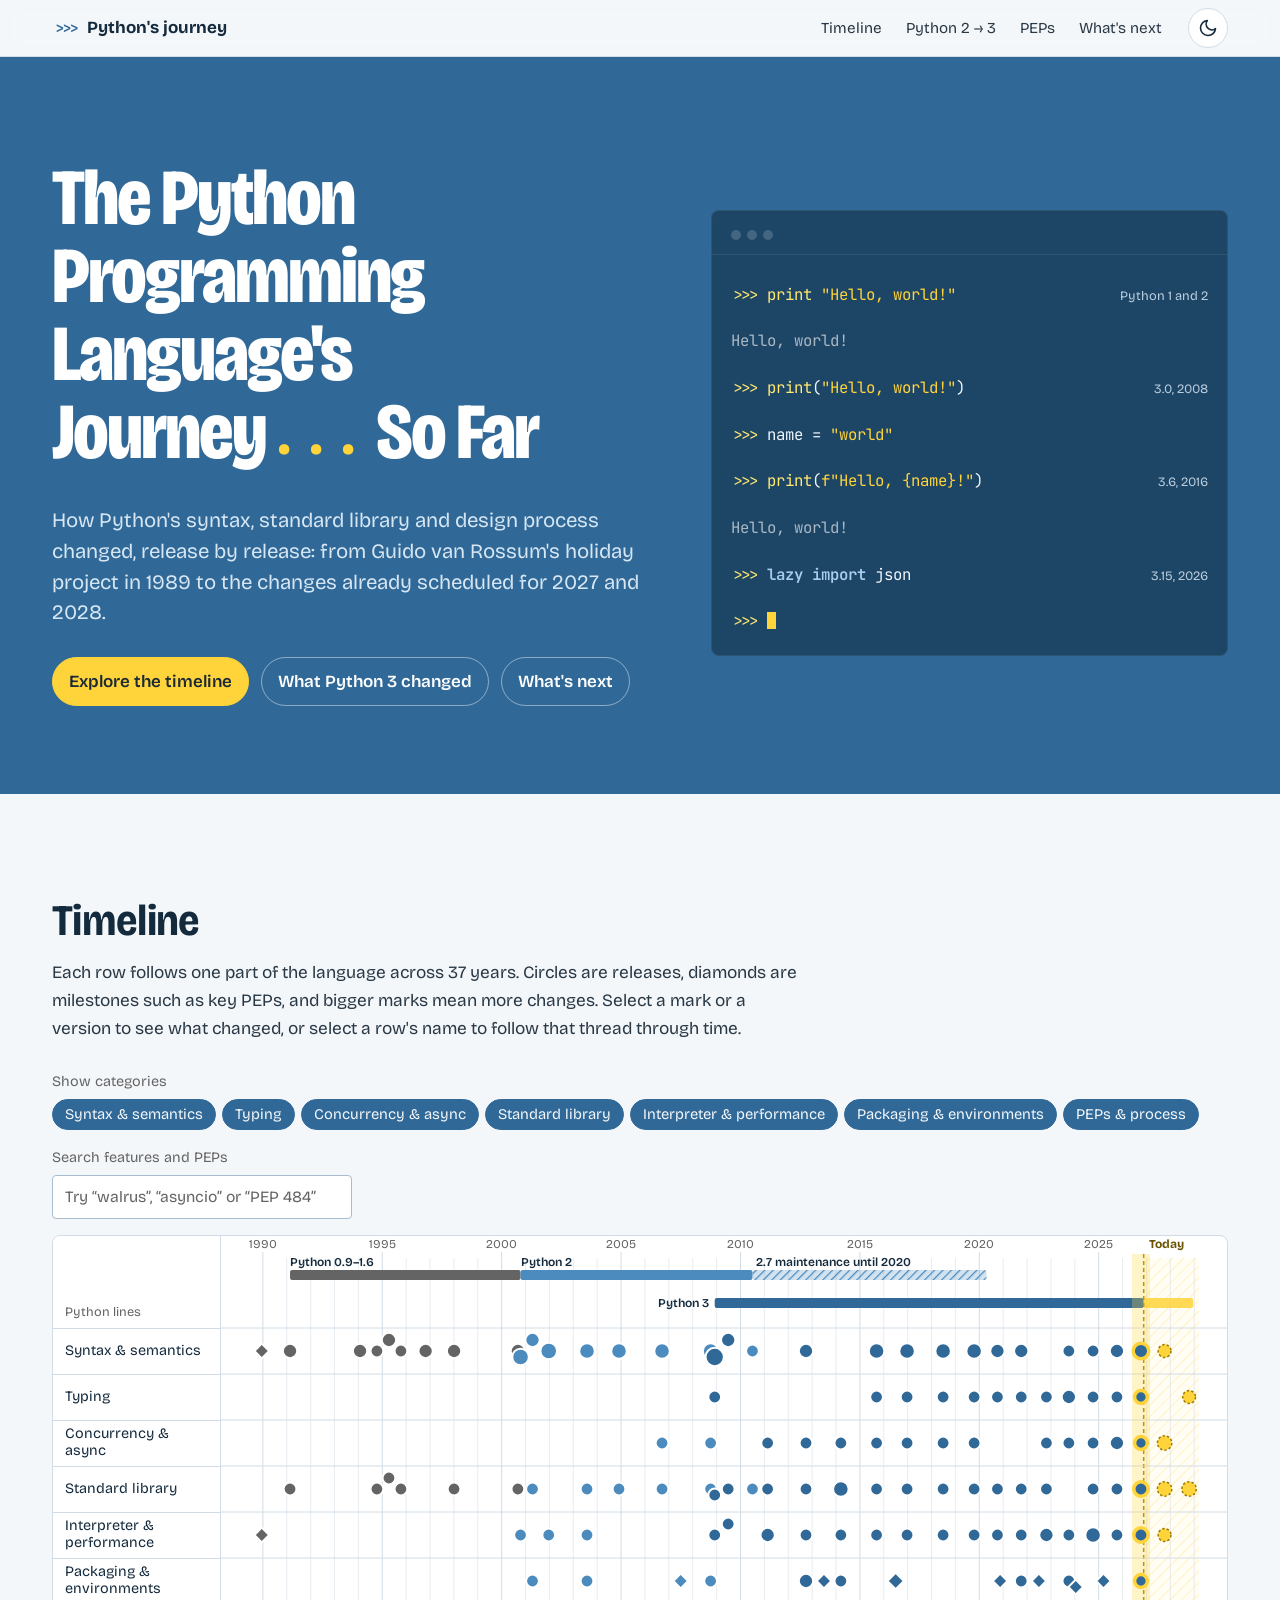
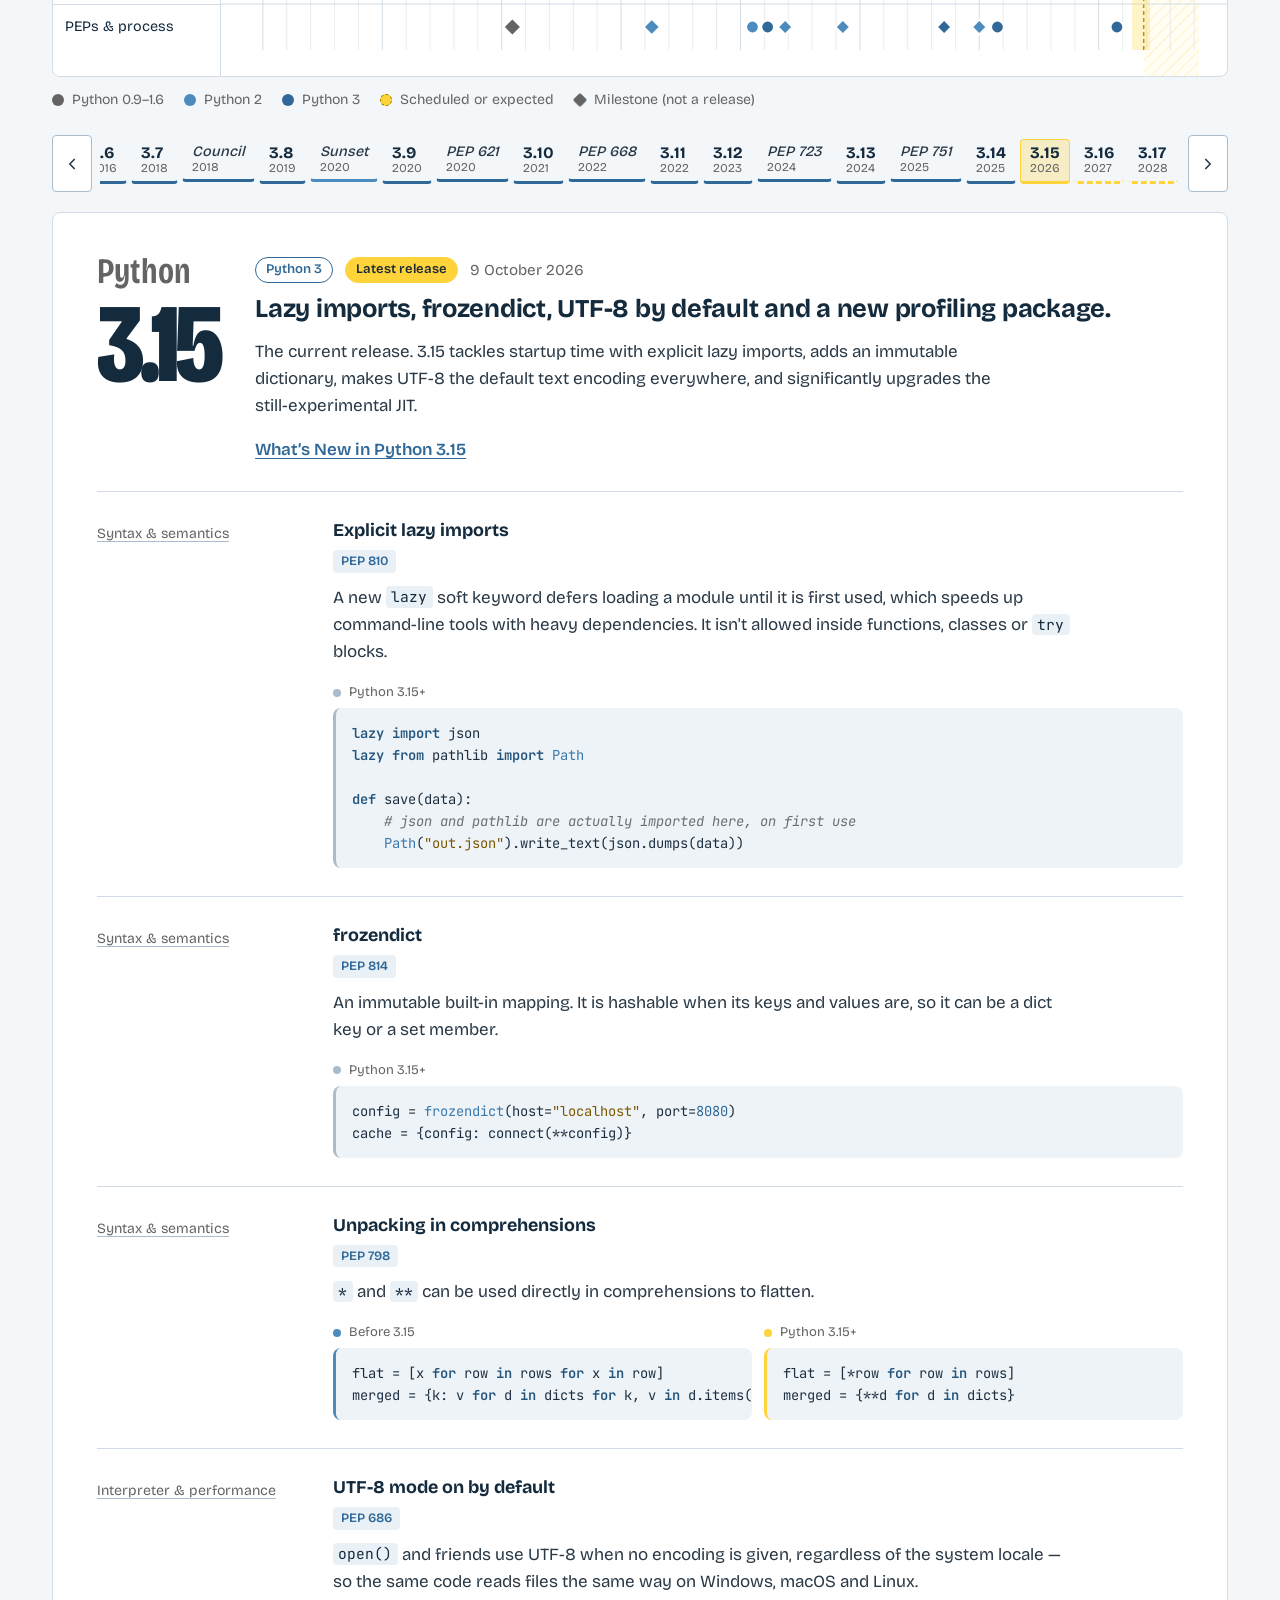
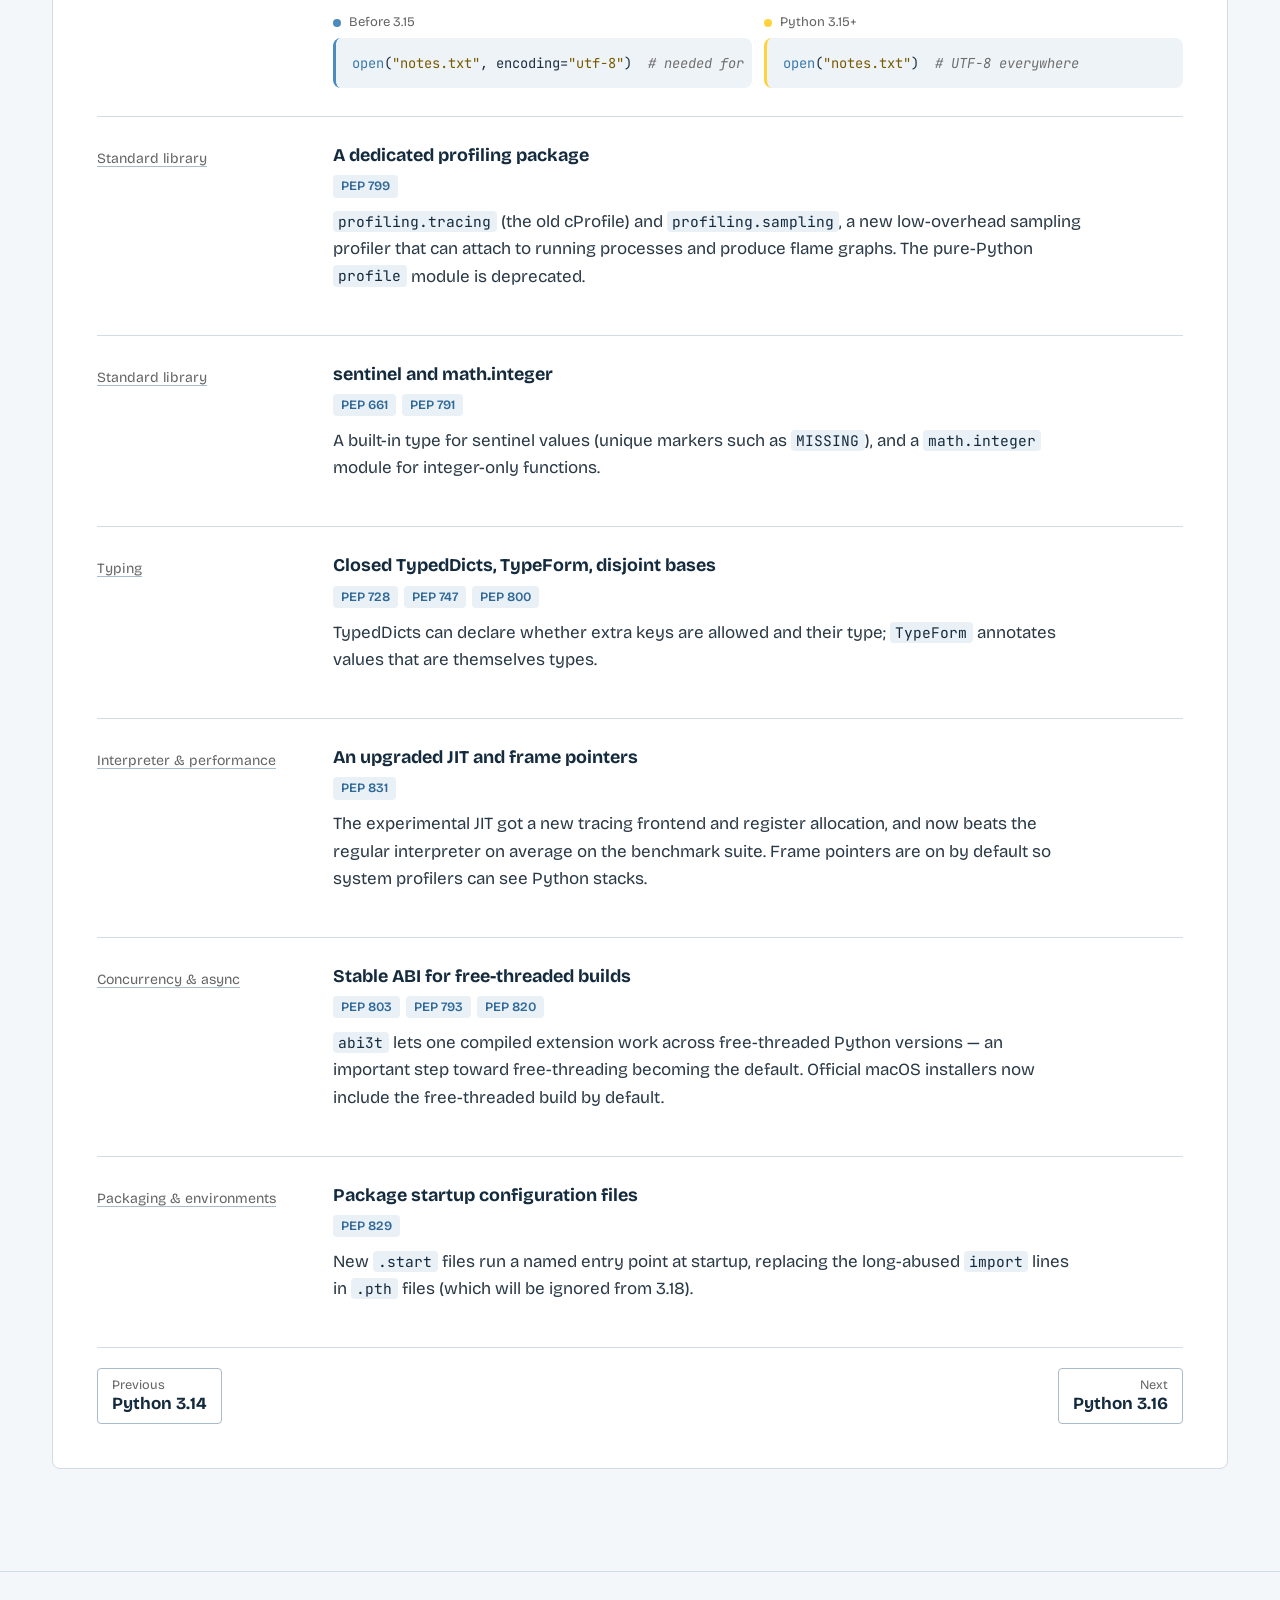
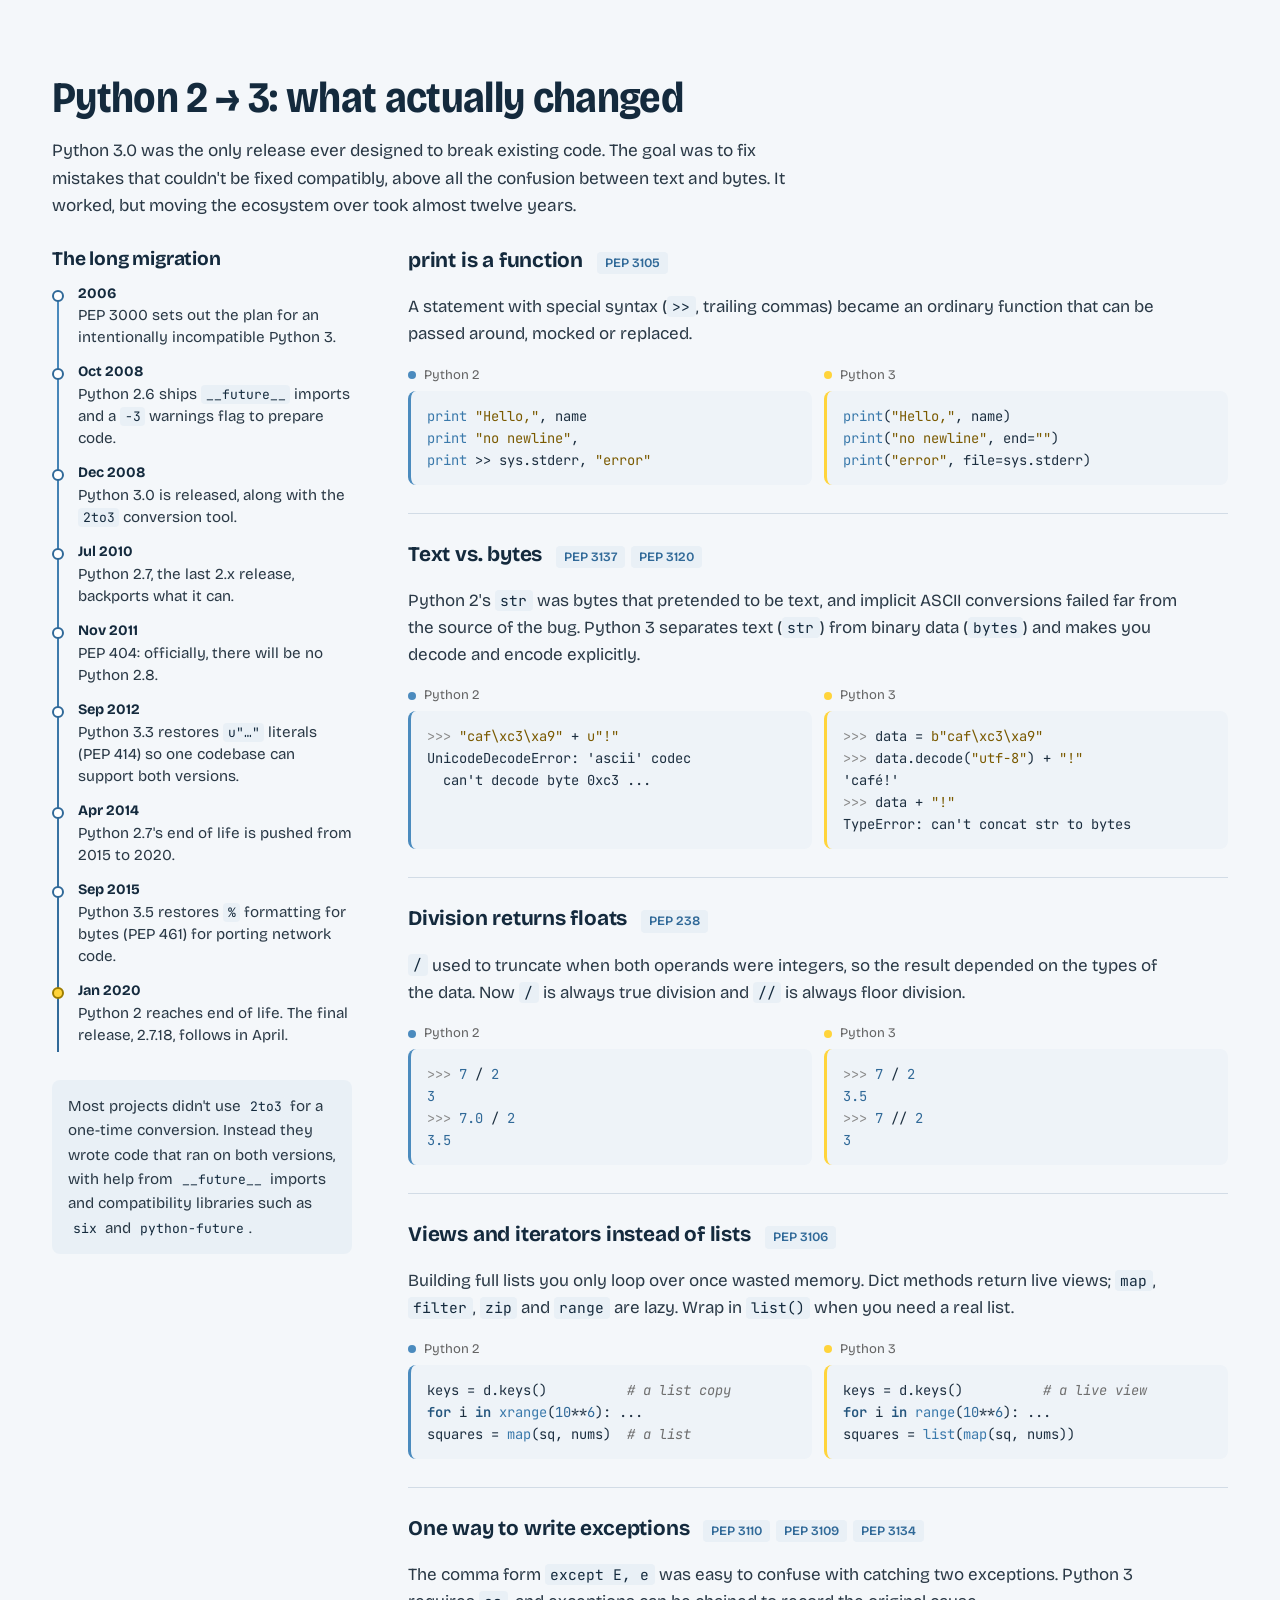
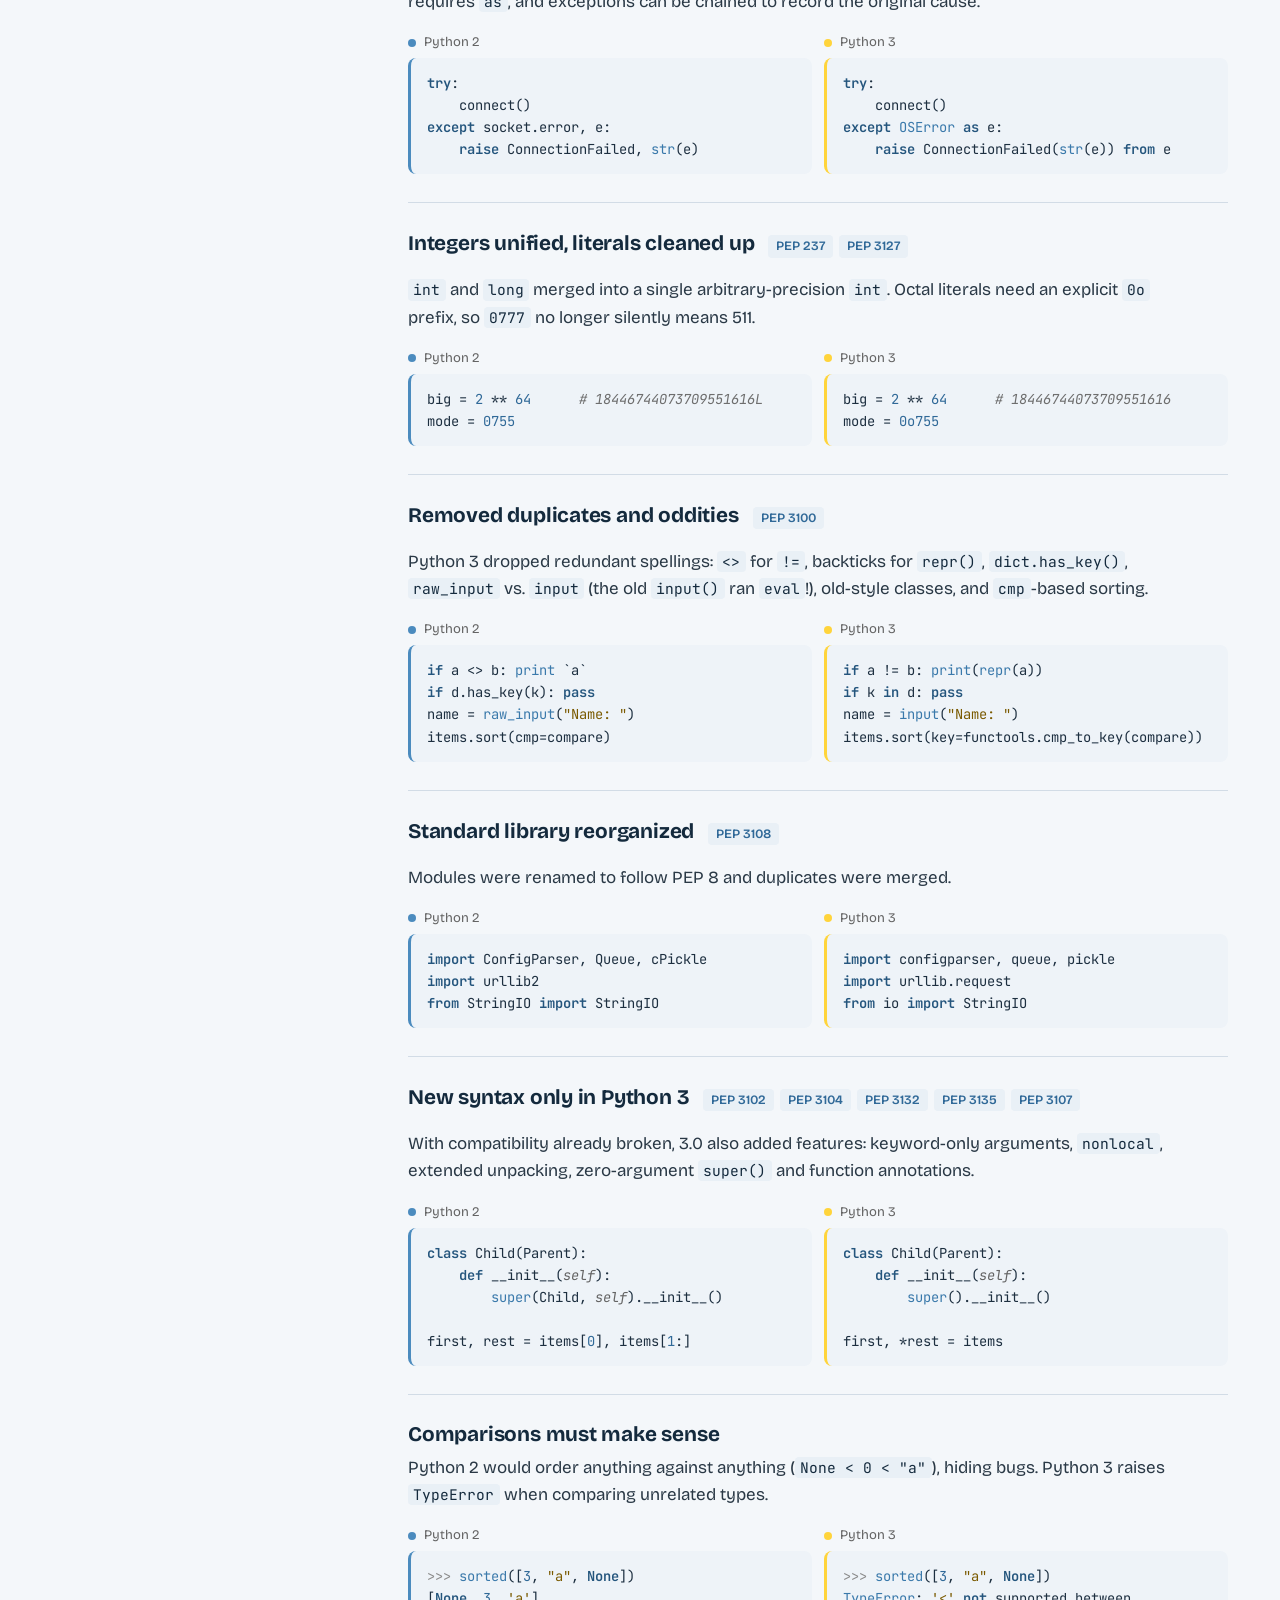
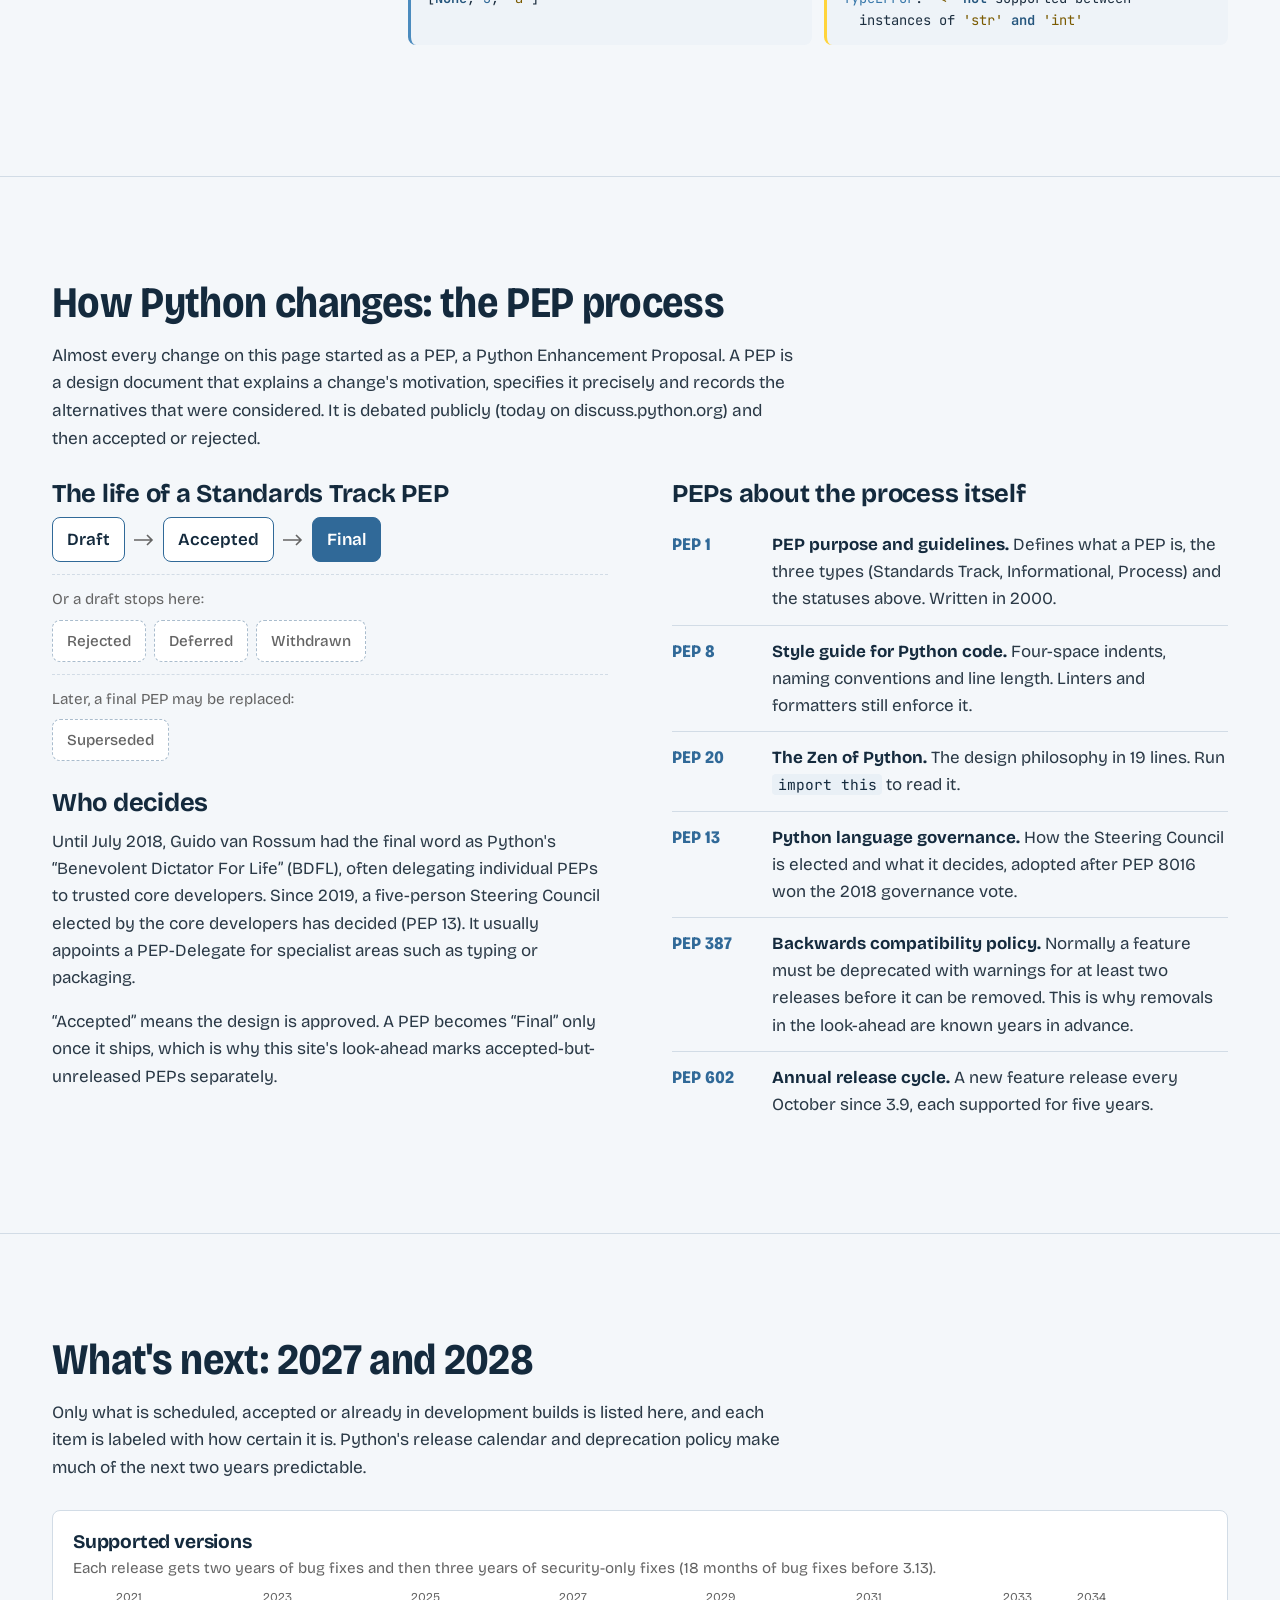
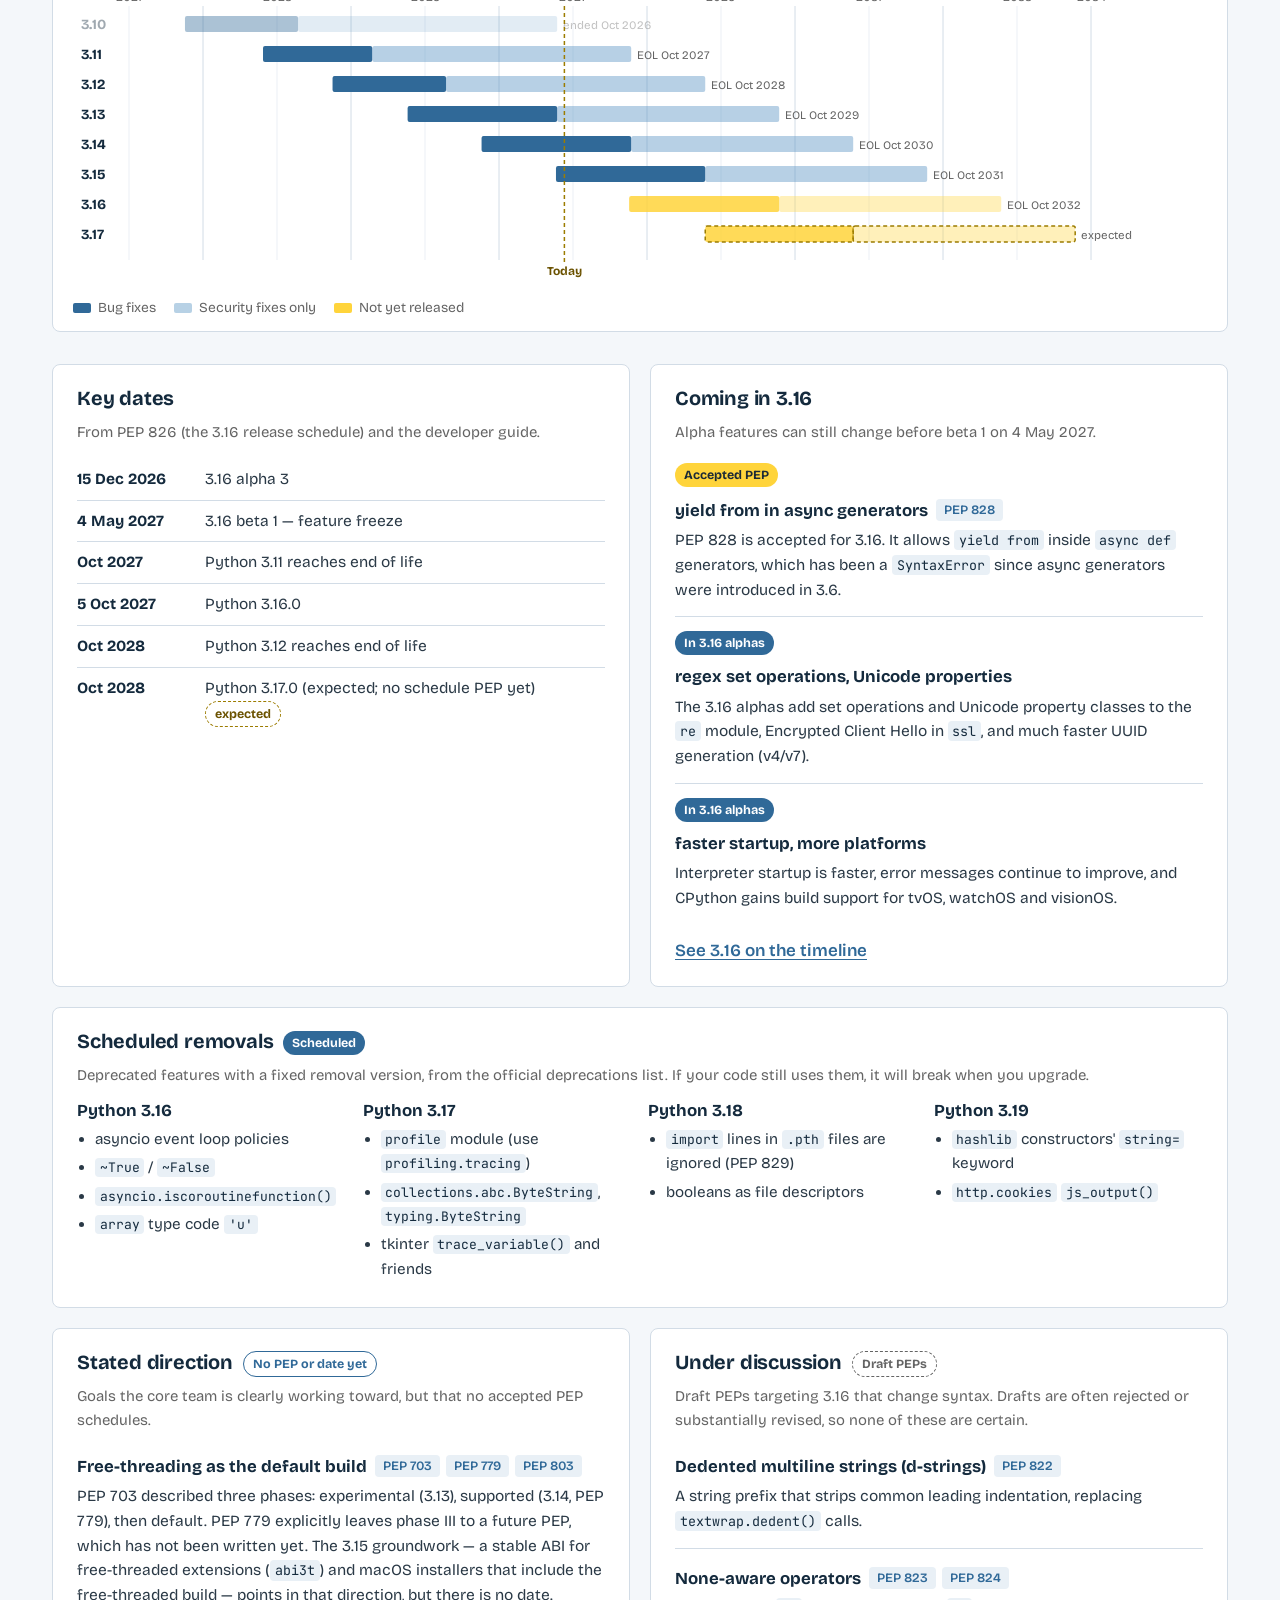
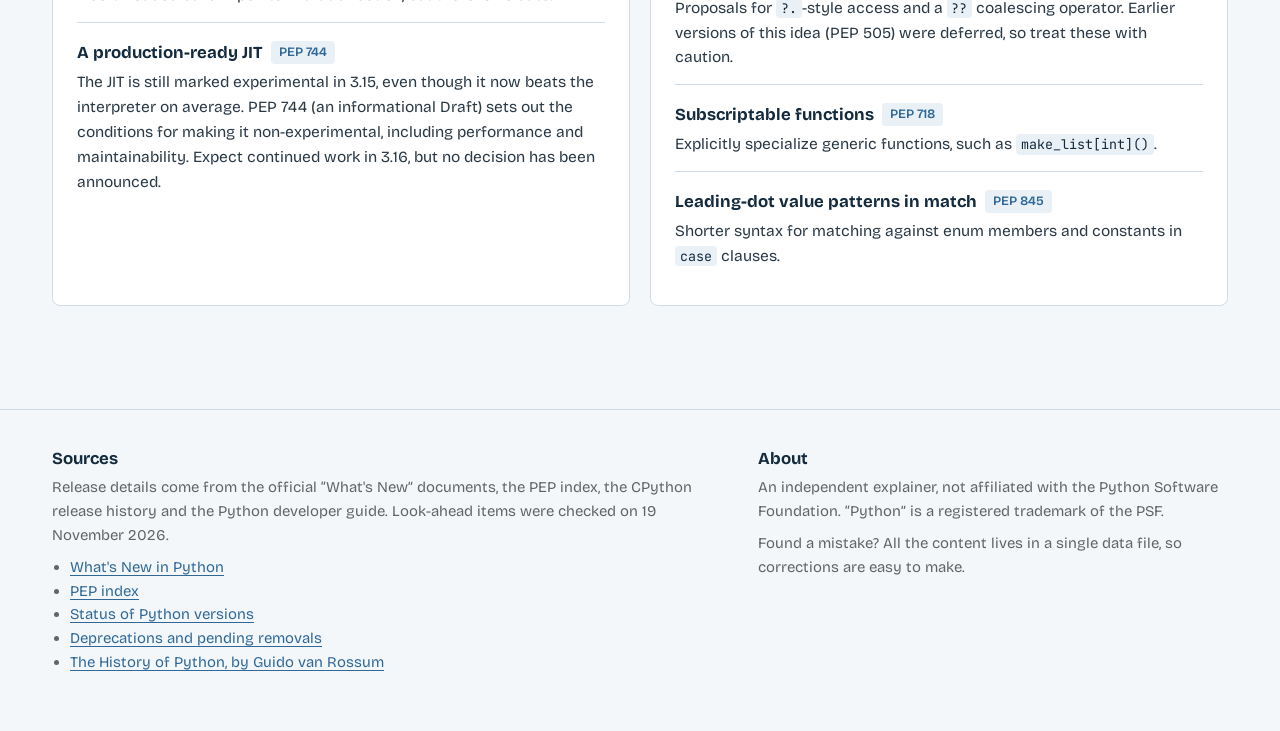
<file: 261119-python-history/index.html>
<!doctype html>
<html lang="en">
<head>
  <meta charset="utf-8">
  <meta name="viewport" content="width=device-width, initial-scale=1">
  <title>The Python Programming Language's Journey... So Far</title>
  <meta name="description" content="An interactive visual history of the Python programming language: its syntax, standard library and the PEPs that shaped them, from 1989 to the changes scheduled for 2027–2028.">
  <meta name="color-scheme" content="light dark">
  <meta name="theme-color" content="#306998">
  <meta property="og:title" content="The Python Programming Language's Journey... So Far">
  <meta property="og:description" content="An interactive timeline of how Python evolved: releases, features and PEPs from 1989 to today, and what's scheduled next.">
  <meta property="og:type" content="website">
  <script>
    // Apply the saved theme before first paint to avoid a flash of the wrong theme.
    (function () {
      var saved = null;
      try { saved = localStorage.getItem("pyjourney-theme"); } catch (e) {}
      var root = document.documentElement;
      if (saved === "light" || saved === "dark") root.setAttribute("data-theme", saved);
      var dark = saved ? saved === "dark" : window.matchMedia && window.matchMedia("(prefers-color-scheme: dark)").matches;
      root.setAttribute("data-theme-effective", dark ? "dark" : "light");
    })();
  </script>
  <link rel="icon" href="assets/favicon.svg" type="image/svg+xml">
  <link rel="preconnect" href="https://fonts.googleapis.com">
  <link rel="preconnect" href="https://fonts.gstatic.com" crossorigin>
  <link rel="stylesheet" href="https://fonts.googleapis.com/css2?family=Bricolage+Grotesque:opsz,wdth,wght@12..96,75..100,400..800&family=JetBrains+Mono:wght@400;600&display=swap">
  <link rel="stylesheet" href="assets/styles.css">
</head>
<body>
  <a class="skip" href="#timeline">Skip to the timeline</a>

  <header class="topbar">
    <div class="wrap">
      <a class="brand" href="#top" aria-label="Back to top"><span class="brand-mark" aria-hidden="true">&gt;&gt;&gt;</span><span class="brand-text">Python's journey</span></a>
      <nav class="topnav" aria-label="Sections">
        <a href="#timeline">Timeline</a>
        <a href="#py3">Python 2 → 3</a>
        <a href="#peps">PEPs</a>
        <a href="#ahead">What's next</a>
      </nav>
      <button class="theme-toggle" id="theme-toggle" type="button" aria-label="Switch to dark theme">
        <svg class="icon-moon" viewBox="0 0 24 24" fill="none" stroke="currentColor" stroke-width="2" stroke-linecap="round" stroke-linejoin="round" aria-hidden="true"><path d="M21 12.8A9 9 0 1 1 11.2 3a7 7 0 0 0 9.8 9.8z"/></svg>
        <svg class="icon-sun" viewBox="0 0 24 24" fill="none" stroke="currentColor" stroke-width="2" stroke-linecap="round" stroke-linejoin="round" aria-hidden="true"><circle cx="12" cy="12" r="4.5"/><path d="M12 2v2M12 20v2M4.9 4.9l1.4 1.4M17.7 17.7l1.4 1.4M2 12h2M20 12h2M4.9 19.1l1.4-1.4M17.7 6.3l1.4-1.4"/></svg>
      </button>
    </div>
  </header>

  <main id="top">
    <section class="hero">
      <div class="wrap hero-grid">
        <div>
          <h1>The Python Programming Language's Journey<span class="ellipsis" aria-hidden="true">...</span><span class="visually-hidden">...</span> So Far</h1>
          <p class="lede">How Python's syntax, standard library and design process changed, release by release: from Guido van Rossum's holiday project in 1989 to the changes already scheduled for 2027 and 2028.</p>
          <ul class="hero-links">
            <li><a class="primary" href="#timeline">Explore the timeline</a></li>
            <li><a href="#py3">What Python 3 changed</a></li>
            <li><a href="#ahead">What's next</a></li>
          </ul>
        </div>
        <figure class="repl" aria-label="The same greeting written in four eras of Python">
          <div class="repl-bar" aria-hidden="true"><span></span><span></span><span></span></div>
          <ol id="repl-lines"></ol>
        </figure>
      </div>
    </section>

    <section class="section" id="timeline" aria-labelledby="timeline-title">
      <div class="wrap">
        <div class="section-head">
          <h2 id="timeline-title">Timeline</h2>
          <p>Each row follows one part of the language across 37 years. Circles are releases, diamonds are milestones such as key PEPs, and bigger marks mean more changes. Select a mark or a version to see what changed, or select a row's name to follow that thread through time.</p>
        </div>

        <div class="controls">
          <fieldset class="lane-filters">
            <legend>Show categories</legend>
            <div class="chips" id="lane-chips"></div>
          </fieldset>
          <div class="search">
            <label for="search">Search features and PEPs</label>
            <input id="search" type="search" autocomplete="off" placeholder="Try “walrus”, “asyncio” or “PEP 484”">
          </div>
        </div>
        <div class="search-results" id="search-results" hidden></div>

        <div class="chart" id="chart">
          <div class="chart-labels" id="chart-labels"></div>
          <div class="chart-scroll" id="chart-scroll"></div>
        </div>
        <ul class="legend" aria-label="Legend">
          <li><span class="sw early" aria-hidden="true"></span>Python 0.9–1.6</li>
          <li><span class="sw py2" aria-hidden="true"></span>Python 2</li>
          <li><span class="sw py3" aria-hidden="true"></span>Python 3</li>
          <li><span class="sw next" aria-hidden="true"></span>Scheduled or expected</li>
          <li><span class="sw hollow diamond" aria-hidden="true"></span>Milestone (not a release)</li>
        </ul>

        <nav class="strip" aria-label="Releases and milestones">
          <button class="strip-step" id="strip-prev" type="button" aria-label="Previous release">
            <svg viewBox="0 0 24 24" fill="none" stroke="currentColor" stroke-width="2.2" stroke-linecap="round" stroke-linejoin="round" aria-hidden="true"><path d="M15 18l-6-6 6-6"/></svg>
          </button>
          <ul class="strip-list" id="strip"></ul>
          <button class="strip-step" id="strip-next" type="button" aria-label="Next release">
            <svg viewBox="0 0 24 24" fill="none" stroke="currentColor" stroke-width="2.2" stroke-linecap="round" stroke-linejoin="round" aria-hidden="true"><path d="M9 18l6-6-6-6"/></svg>
          </button>
        </nav>

        <article class="detail" id="detail" aria-live="polite" tabindex="-1"></article>
        <noscript><p>The interactive timeline needs JavaScript. The Python 2 → 3, PEP and What's next sections below work without it.</p></noscript>
      </div>
    </section>

    <section class="section" id="py3" aria-labelledby="py3-title">
      <div class="wrap">
        <div class="section-head">
          <h2 id="py3-title">Python 2 → 3: what actually changed</h2>
          <p>Python 3.0 was the only release ever designed to break existing code. The goal was to fix mistakes that couldn't be fixed compatibly, above all the confusion between text and bytes. It worked, but moving the ecosystem over took almost twelve years.</p>
        </div>
        <div class="py3-layout">
          <aside class="py3-aside" aria-labelledby="migration-title">
            <h3 id="migration-title">The long migration</h3>
            <ol class="migration" id="migration"></ol>
            <div class="note" id="migration-note"></div>
          </aside>
          <ol class="changes" id="changes"></ol>
        </div>
      </div>
    </section>

    <section class="section" id="peps" aria-labelledby="peps-title">
      <div class="wrap">
        <div class="section-head">
          <h2 id="peps-title">How Python changes: the PEP process</h2>
          <p>Almost every change on this page started as a PEP, a Python Enhancement Proposal. A PEP is a design document that explains a change's motivation, specifies it precisely and records the alternatives that were considered. It is debated publicly (today on discuss.python.org) and then accepted or rejected.</p>
        </div>
        <div class="pep-grid">
          <div>
            <h3>The life of a Standards Track PEP</h3>
            <div class="flow" role="img" aria-label="PEP statuses: Draft, then Accepted, then Final. A draft can instead end as Rejected, Deferred or Withdrawn; a final PEP can later be Superseded.">
              <div class="flow-row">
                <span class="flow-state">Draft</span>
                <svg class="flow-arrow" viewBox="0 0 22 14" aria-hidden="true"><path d="M1 7h18M14 2l5 5-5 5" fill="none" stroke="currentColor" stroke-width="1.6"/></svg>
                <span class="flow-state">Accepted</span>
                <svg class="flow-arrow" viewBox="0 0 22 14" aria-hidden="true"><path d="M1 7h18M14 2l5 5-5 5" fill="none" stroke="currentColor" stroke-width="1.6"/></svg>
                <span class="flow-state final">Final</span>
              </div>
              <div class="flow-branch">
                Or a draft stops here:
                <div class="flow-row">
                  <span class="flow-state side">Rejected</span>
                  <span class="flow-state side">Deferred</span>
                  <span class="flow-state side">Withdrawn</span>
                </div>
              </div>
              <div class="flow-branch">
                Later, a final PEP may be replaced:
                <div class="flow-row"><span class="flow-state side">Superseded</span></div>
              </div>
            </div>
            <div class="prose" style="margin-top: 28px">
              <h3 style="margin-bottom: 10px">Who decides</h3>
              <p>Until July 2018, Guido van Rossum had the final word as Python's “Benevolent Dictator For Life” (BDFL), often delegating individual PEPs to trusted core developers. Since 2019, a five-person Steering Council elected by the core developers has decided (PEP 13). It usually appoints a PEP-Delegate for specialist areas such as typing or packaging.</p>
              <p>“Accepted” means the design is approved. A PEP becomes “Final” only once it ships, which is why this site's look-ahead marks accepted-but-unreleased PEPs separately.</p>
            </div>
          </div>
          <div>
            <h3 style="margin-bottom: 10px">PEPs about the process itself</h3>
            <ul class="pep-list">
              <li><span class="num"><a href="https://peps.python.org/pep-0001/">PEP 1</a></span><p><strong>PEP purpose and guidelines.</strong> Defines what a PEP is, the three types (Standards Track, Informational, Process) and the statuses above. Written in 2000.</p></li>
              <li><span class="num"><a href="https://peps.python.org/pep-0008/">PEP 8</a></span><p><strong>Style guide for Python code.</strong> Four-space indents, naming conventions and line length. Linters and formatters still enforce it.</p></li>
              <li><span class="num"><a href="https://peps.python.org/pep-0020/">PEP 20</a></span><p><strong>The Zen of Python.</strong> The design philosophy in 19 lines. Run <code>import this</code> to read it.</p></li>
              <li><span class="num"><a href="https://peps.python.org/pep-0013/">PEP 13</a></span><p><strong>Python language governance.</strong> How the Steering Council is elected and what it decides, adopted after PEP 8016 won the 2018 governance vote.</p></li>
              <li><span class="num"><a href="https://peps.python.org/pep-0387/">PEP 387</a></span><p><strong>Backwards compatibility policy.</strong> Normally a feature must be deprecated with warnings for at least two releases before it can be removed. This is why removals in the look-ahead are known years in advance.</p></li>
              <li><span class="num"><a href="https://peps.python.org/pep-0602/">PEP 602</a></span><p><strong>Annual release cycle.</strong> A new feature release every October since 3.9, each supported for five years.</p></li>
            </ul>
          </div>
        </div>
      </div>
    </section>

    <section class="section" id="ahead" aria-labelledby="ahead-title">
      <div class="wrap">
        <div class="section-head">
          <h2 id="ahead-title">What's next: 2027 and 2028</h2>
          <p>Only what is scheduled, accepted or already in development builds is listed here, and each item is labeled with how certain it is. Python's release calendar and deprecation policy make much of the next two years predictable.</p>
        </div>

        <div class="lifecycle-wrap">
          <h3>Supported versions</h3>
          <p>Each release gets two years of bug fixes and then three years of security-only fixes (18 months of bug fixes before 3.13).</p>
          <div class="lifecycle-scroll" id="lifecycle"></div>
          <ul class="lc-legend">
            <li><span class="sw bugfix" aria-hidden="true"></span>Bug fixes</li>
            <li><span class="sw security" aria-hidden="true"></span>Security fixes only</li>
            <li><span class="sw planned" aria-hidden="true"></span>Not yet released</li>
          </ul>
        </div>

        <div class="ahead-grid" id="ahead-grid"></div>
      </div>
    </section>
  </main>

  <footer class="site-footer">
    <div class="wrap">
      <div>
        <h2>Sources</h2>
        <p>Release details come from the official “What's New” documents, the PEP index, the CPython release history and the Python developer guide. Look-ahead items were checked on <time id="verified-date" datetime="2026-11-19">19 November 2026</time>.</p>
        <ul>
          <li><a href="https://docs.python.org/3/whatsnew/index.html">What's New in Python</a></li>
          <li><a href="https://peps.python.org/">PEP index</a></li>
          <li><a href="https://devguide.python.org/versions/">Status of Python versions</a></li>
          <li><a href="https://docs.python.org/3/deprecations/index.html">Deprecations and pending removals</a></li>
          <li><a href="https://python-history.blogspot.com/">The History of Python, by Guido van Rossum</a></li>
        </ul>
      </div>
      <div>
        <h2>About</h2>
        <p>An independent explainer, not affiliated with the Python Software Foundation. “Python” is a registered trademark of the PSF.</p>
        <p>Found a mistake? All the content lives in a single data file, so corrections are easy to make.</p>
      </div>
    </div>
  </footer>

  <div class="tooltip" id="tooltip" role="tooltip" hidden></div>

  <script src="assets/data.js"></script>
  <script src="assets/app.js"></script>
</body>
</html>
</file>
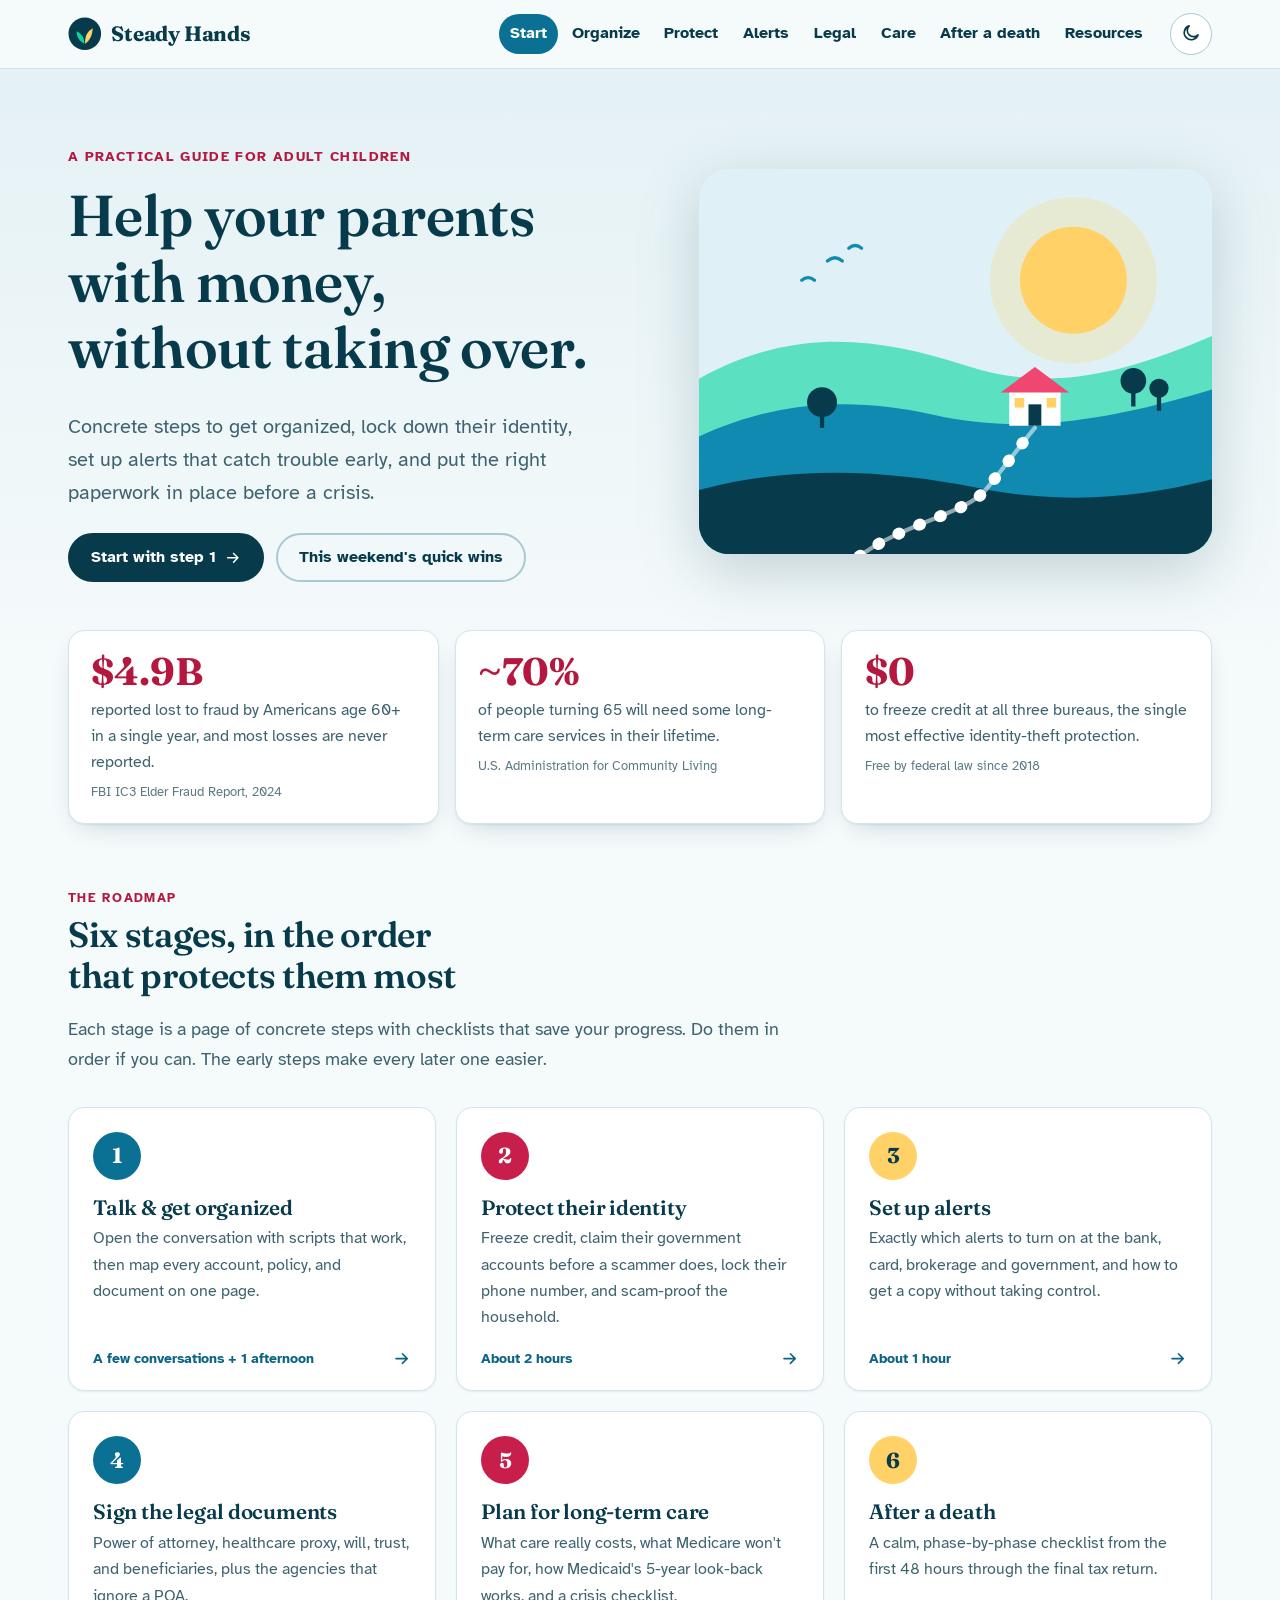
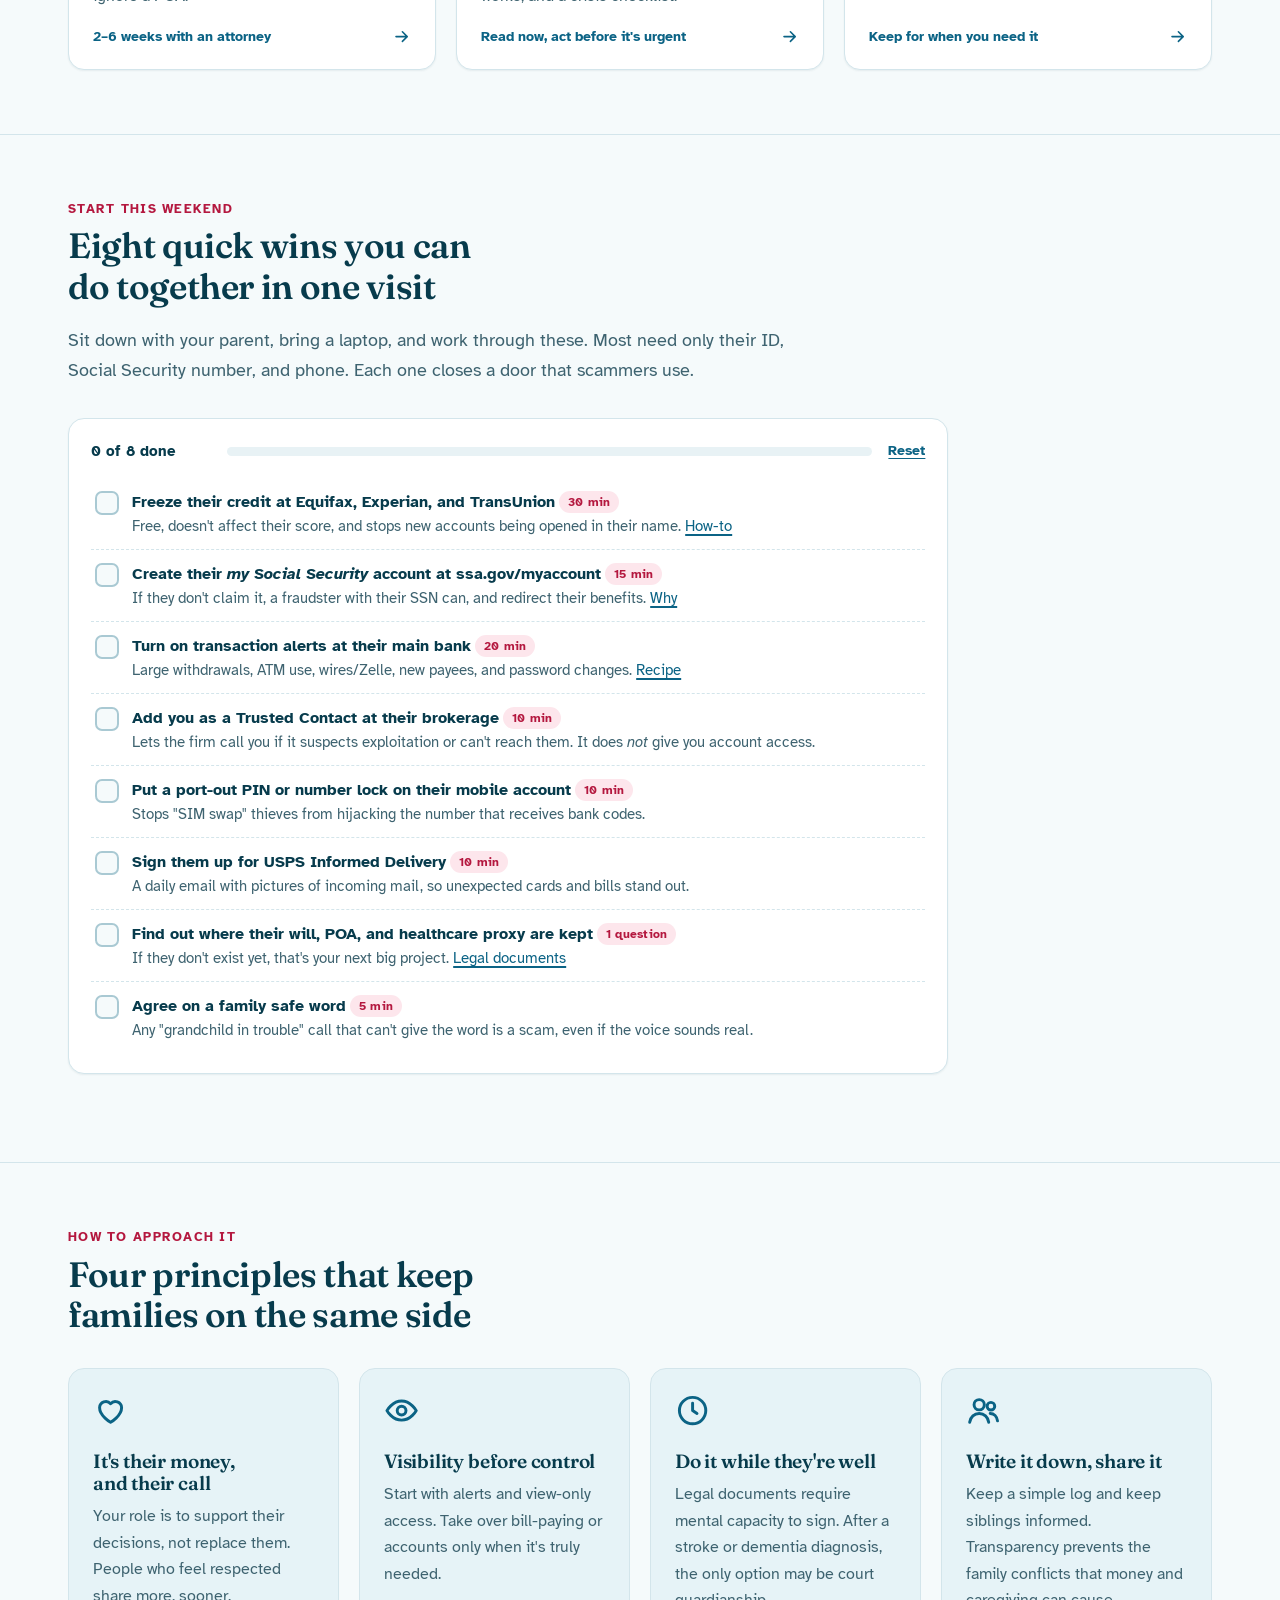
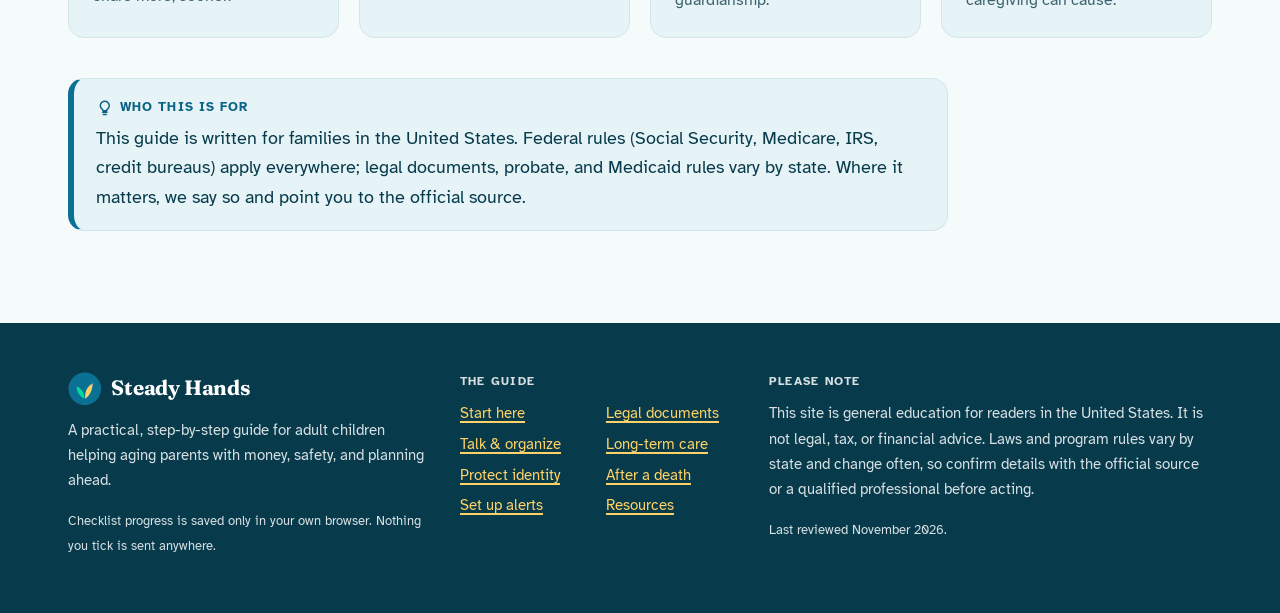
<file: 261120-helping-elderly-finances/index.html>
<!doctype html>
<html lang="en">
<head>
  <meta charset="utf-8">
  <meta name="viewport" content="width=device-width, initial-scale=1">
  <title>Steady Hands · Helping aging parents with money, safety &amp; planning</title>
  <meta name="description" content="A visual, step-by-step guide for adult children: organize a parent&#x27;s finances, protect them from identity theft and scams, set up alerts, and prepare for long-term care, incapacity, or death.">
  <meta name="theme-color" content="#f5fafb" media="(prefers-color-scheme: light)">
  <meta name="theme-color" content="#03202a" media="(prefers-color-scheme: dark)">
  <script>document.documentElement.classList.add("js");try{var t=localStorage.getItem("sh-theme");if(t)document.documentElement.setAttribute("data-theme",t)}catch(e){}</script>
  <link rel="icon" href="favicon.svg" type="image/svg+xml">
  <link rel="preconnect" href="https://fonts.googleapis.com">
  <link rel="preconnect" href="https://fonts.gstatic.com" crossorigin>
  <link rel="stylesheet" href="https://fonts.googleapis.com/css2?family=Atkinson+Hyperlegible:ital,wght@0,400;0,700;1,400&amp;family=Fraunces:opsz,wght@9..144,500;9..144,600;9..144,700&amp;display=swap">
  <link rel="stylesheet" href="css/styles.css">
  <script src="js/site.js" defer></script>
</head>
<body>
<a class="skip-link" href="#main">Skip to main content</a>
<header class="site-header">
  <div class="wrap header-inner">
    <a class="brand" href="index.html"><svg class="brand-mark" viewBox="0 0 32 32" aria-hidden="true"><circle cx="16" cy="16" r="15.5"/><path class="bm-a" d="M16.3 25.5c-.3-6.6 1.4-11.3 7.2-14.8-.3 7-2.7 11.6-7.2 14.8z"/><path class="bm-b" d="M15.6 25.5c-4.8-2.5-7.3-6.4-7.4-11.9 4.8 2.2 7.3 6.2 7.4 11.9z"/></svg><span>Steady Hands</span></a>
    <nav id="site-nav" class="site-nav" aria-label="Main">
      <ul>
        <li><a href="index.html">Start</a></li>
        <li><a href="organize.html">Organize</a></li>
        <li><a href="protect.html">Protect</a></li>
        <li><a href="alerts.html">Alerts</a></li>
        <li><a href="legal.html">Legal</a></li>
        <li><a href="care.html">Care</a></li>
        <li><a href="after.html">After a death</a></li>
        <li><a href="resources.html">Resources</a></li>
      </ul>
    </nav>
    <div class="header-actions">
      <button class="theme-toggle" type="button" aria-pressed="false" aria-label="Switch to dark mode">
        <span class="icon-moon"><svg viewBox="0 0 24 24" fill="none" stroke="currentColor" stroke-width="2" stroke-linecap="round" stroke-linejoin="round" aria-hidden="true"><path d="M20.5 14.2A8.5 8.5 0 1 1 9.8 3.5a6.8 6.8 0 0 0 10.7 10.7z"/></svg></span><span class="icon-sun"><svg viewBox="0 0 24 24" fill="none" stroke="currentColor" stroke-width="2" stroke-linecap="round" stroke-linejoin="round" aria-hidden="true"><circle cx="12" cy="12" r="4.2"/><path d="M12 2v2.2M12 19.8V22M4.9 4.9l1.6 1.6M17.5 17.5l1.6 1.6M2 12h2.2M19.8 12H22M4.9 19.1l1.6-1.6M17.5 6.5l1.6-1.6"/></svg></span>
      </button>
      <button class="nav-toggle" type="button" aria-expanded="false" aria-controls="site-nav"><svg viewBox="0 0 24 24" fill="none" stroke="currentColor" stroke-width="2" stroke-linecap="round" stroke-linejoin="round" aria-hidden="true"><path d="M4 7h16M4 12h16M4 17h16"/></svg><span class="sr-only">Menu</span></button>
    </div>
  </div>
</header>
<main id="main">
  <section class="home-hero">
    <div class="wrap">
      <div>
        <span class="eyebrow">A practical guide for adult children</span>
        <h1>Help your parents with money, without taking over.</h1>
        <p class="lede">Concrete steps to get organized, lock down their identity, set up alerts that catch trouble early, and put the right paperwork in place before a crisis.</p>
        <div class="btn-row">
          <a class="btn" href="organize.html">Start with step 1 <svg viewBox="0 0 24 24" fill="none" stroke="currentColor" stroke-width="2" stroke-linecap="round" stroke-linejoin="round" aria-hidden="true"><path d="M5 12h14M13 6l6 6-6 6"/></svg></a>
          <a class="btn ghost" href="#quick-wins">This weekend's quick wins</a>
        </div>
      </div>
      <svg class="hero-art" viewBox="0 0 480 360" role="img" aria-label="Illustration: a winding path leads up rolling hills to a small house under a warm sun.">
        <defs><clipPath id="heroClip"><rect width="480" height="360" rx="28"/></clipPath></defs>
        <g clip-path="url(#heroClip)">
          <rect width="480" height="360" fill="var(--ill-sky)"/>
          <circle cx="350" cy="104" r="78" fill="#ffd166" opacity=".25"/>
          <circle cx="350" cy="104" r="50" fill="#ffd166"/>
          <path d="M120 86q7-6 14 0M140 74q6-5 12 0M96 104q6-5 12 0" stroke="#118ab2" stroke-width="3" fill="none" stroke-linecap="round"/>
          <path d="M0 196C90 146 170 158 250 184s150 6 230-28V360H0Z" fill="#06d6a0" opacity=".6"/>
          <path d="M0 250c70-32 140-38 220-20s160 6 260-24V360H0Z" fill="#118ab2"/>
          <g>
            <rect x="290" y="206" width="48" height="34" fill="#ffffff"/>
            <path d="M282 209l32-24 32 24z" fill="#ef476f"/>
            <rect x="308" y="220" width="12" height="20" fill="#073b4c"/>
            <rect x="295" y="214" width="9" height="9" fill="#ffd166"/>
            <rect x="325" y="214" width="9" height="9" fill="#ffd166"/>
          </g>
          <g fill="#073b4c">
            <rect x="113" y="226" width="4" height="16"/><circle cx="115" cy="218" r="14"/>
            <rect x="404" y="206" width="4" height="16"/><circle cx="406" cy="198" r="12"/>
            <rect x="428" y="212" width="4" height="14"/><circle cx="430" cy="205" r="9"/>
          </g>
          <path d="M0 300c90-24 180-18 260-2s150 10 220-8V360H0Z" fill="#073b4c"/>
          <path d="M150 362c40-30 100-40 118-62s34-44 46-58" stroke="var(--ill-path)" stroke-width="11" fill="none" stroke-linecap="round" stroke-dasharray="1 20" />
          <path d="M150 362c40-30 100-40 118-62s34-44 46-58" stroke="var(--ill-path)" stroke-width="4" fill="none" stroke-linecap="round" opacity=".55"/>
        </g>
      </svg>
    </div>
  </section>

  <div class="wrap">
    <div class="stats">
      <div class="stat">
        <span class="stat-num">$4.9B</span>
        <p>reported lost to fraud by Americans age 60+ in a single year, and most losses are never reported.</p>
        <cite>FBI IC3 Elder Fraud Report, 2024</cite>
      </div>
      <div class="stat">
        <span class="stat-num">~70%</span>
        <p>of people turning 65 will need some long-term care services in their lifetime.</p>
        <cite>U.S. Administration for Community Living</cite>
      </div>
      <div class="stat">
        <span class="stat-num">$0</span>
        <p>to freeze credit at all three bureaus, the single most effective identity-theft protection.</p>
        <cite>Free by federal law since 2018</cite>
      </div>
    </div>
  </div>

  <section class="home-section" aria-labelledby="road-title">
    <div class="wrap">
      <div class="section-head">
        <span class="section-kicker">The roadmap</span>
        <h2 id="road-title">Six stages, in the order that protects them most</h2>
        <p>Each stage is a page of concrete steps with checklists that save your progress. Do them in order if you can. The early steps make every later one easier.</p>
      </div>
      <ol class="roadmap">
        <li><a href="organize.html">
          <span class="road-num">1</span>
          <h3>Talk &amp; get organized</h3>
          <p>Open the conversation with scripts that work, then map every account, policy, and document on one page.</p>
          <span class="road-foot"><span>A few conversations + 1 afternoon</span><svg viewBox="0 0 24 24" fill="none" stroke="currentColor" stroke-width="2" stroke-linecap="round" stroke-linejoin="round" aria-hidden="true"><path d="M5 12h14M13 6l6 6-6 6"/></svg></span>
        </a></li>
        <li><a href="protect.html">
          <span class="road-num">2</span>
          <h3>Protect their identity</h3>
          <p>Freeze credit, claim their government accounts before a scammer does, lock their phone number, and scam-proof the household.</p>
          <span class="road-foot"><span>About 2 hours</span><svg viewBox="0 0 24 24" fill="none" stroke="currentColor" stroke-width="2" stroke-linecap="round" stroke-linejoin="round" aria-hidden="true"><path d="M5 12h14M13 6l6 6-6 6"/></svg></span>
        </a></li>
        <li><a href="alerts.html">
          <span class="road-num">3</span>
          <h3>Set up alerts</h3>
          <p>Exactly which alerts to turn on at the bank, card, brokerage and government, and how to get a copy without taking control.</p>
          <span class="road-foot"><span>About 1 hour</span><svg viewBox="0 0 24 24" fill="none" stroke="currentColor" stroke-width="2" stroke-linecap="round" stroke-linejoin="round" aria-hidden="true"><path d="M5 12h14M13 6l6 6-6 6"/></svg></span>
        </a></li>
        <li><a href="legal.html">
          <span class="road-num">4</span>
          <h3>Sign the legal documents</h3>
          <p>Power of attorney, healthcare proxy, will, trust, and beneficiaries, plus the agencies that ignore a POA.</p>
          <span class="road-foot"><span>2–6 weeks with an attorney</span><svg viewBox="0 0 24 24" fill="none" stroke="currentColor" stroke-width="2" stroke-linecap="round" stroke-linejoin="round" aria-hidden="true"><path d="M5 12h14M13 6l6 6-6 6"/></svg></span>
        </a></li>
        <li><a href="care.html">
          <span class="road-num">5</span>
          <h3>Plan for long-term care</h3>
          <p>What care really costs, what Medicare won't pay for, how Medicaid's 5-year look-back works, and a crisis checklist.</p>
          <span class="road-foot"><span>Read now, act before it's urgent</span><svg viewBox="0 0 24 24" fill="none" stroke="currentColor" stroke-width="2" stroke-linecap="round" stroke-linejoin="round" aria-hidden="true"><path d="M5 12h14M13 6l6 6-6 6"/></svg></span>
        </a></li>
        <li><a href="after.html">
          <span class="road-num">6</span>
          <h3>After a death</h3>
          <p>A calm, phase-by-phase checklist from the first 48 hours through the final tax return.</p>
          <span class="road-foot"><span>Keep for when you need it</span><svg viewBox="0 0 24 24" fill="none" stroke="currentColor" stroke-width="2" stroke-linecap="round" stroke-linejoin="round" aria-hidden="true"><path d="M5 12h14M13 6l6 6-6 6"/></svg></span>
        </a></li>
      </ol>
    </div>
  </section>

  <section class="home-section" id="quick-wins" aria-labelledby="qw-title">
    <div class="wrap">
      <div class="section-head">
        <span class="section-kicker">Start this weekend</span>
        <h2 id="qw-title">Eight quick wins you can do together in one visit</h2>
        <p>Sit down with your parent, bring a laptop, and work through these. Most need only their ID, Social Security number, and phone. Each one closes a door that scammers use.</p>
      </div>
      <div class="checklist" data-key="quickwins" style="max-width:880px">
        <ul>
          <li><label><input type="checkbox"><span><strong>Freeze their credit at Equifax, Experian, and TransUnion</strong> <em class="time">30 min</em><span class="sub">Free, doesn't affect their score, and stops new accounts being opened in their name. <a href="protect.html#freeze">How-to</a></span></span></label></li>
          <li><label><input type="checkbox"><span><strong>Create their <em>my Social Security</em> account at ssa.gov/myaccount</strong> <em class="time">15 min</em><span class="sub">If they don't claim it, a fraudster with their SSN can, and redirect their benefits. <a href="protect.html#gov-accounts">Why</a></span></span></label></li>
          <li><label><input type="checkbox"><span><strong>Turn on transaction alerts at their main bank</strong> <em class="time">20 min</em><span class="sub">Large withdrawals, ATM use, wires/Zelle, new payees, and password changes. <a href="alerts.html#recipes">Recipe</a></span></span></label></li>
          <li><label><input type="checkbox"><span><strong>Add you as a Trusted Contact at their brokerage</strong> <em class="time">10 min</em><span class="sub">Lets the firm call you if it suspects exploitation or can't reach them. It does <em>not</em> give you account access.</span></span></label></li>
          <li><label><input type="checkbox"><span><strong>Put a port-out PIN or number lock on their mobile account</strong> <em class="time">10 min</em><span class="sub">Stops "SIM swap" thieves from hijacking the number that receives bank codes.</span></span></label></li>
          <li><label><input type="checkbox"><span><strong>Sign them up for USPS Informed Delivery</strong> <em class="time">10 min</em><span class="sub">A daily email with pictures of incoming mail, so unexpected cards and bills stand out.</span></span></label></li>
          <li><label><input type="checkbox"><span><strong>Find out where their will, POA, and healthcare proxy are kept</strong> <em class="time">1 question</em><span class="sub">If they don't exist yet, that's your next big project. <a href="legal.html">Legal documents</a></span></span></label></li>
          <li><label><input type="checkbox"><span><strong>Agree on a family safe word</strong> <em class="time">5 min</em><span class="sub">Any "grandchild in trouble" call that can't give the word is a scam, even if the voice sounds real.</span></span></label></li>
        </ul>
      </div>
    </div>
  </section>

  <section class="home-section" aria-labelledby="pr-title">
    <div class="wrap">
      <div class="section-head">
        <span class="section-kicker">How to approach it</span>
        <h2 id="pr-title">Four principles that keep families on the same side</h2>
      </div>
      <div class="principles">
        <div class="principle">
          <svg viewBox="0 0 24 24" fill="none" stroke="currentColor" stroke-width="2" stroke-linecap="round" stroke-linejoin="round" aria-hidden="true"><path d="M12 20s-7.5-4.4-7.5-10A4.3 4.3 0 0 1 12 7.3 4.3 4.3 0 0 1 19.5 10c0 5.6-7.5 10-7.5 10z"/></svg>
          <h3>It's their money, and their call</h3>
          <p>Your role is to support their decisions, not replace them. People who feel respected share more, sooner.</p>
        </div>
        <div class="principle">
          <svg viewBox="0 0 24 24" fill="none" stroke="currentColor" stroke-width="2" stroke-linecap="round" stroke-linejoin="round" aria-hidden="true"><path d="M2 12s3.6-6.5 10-6.5S22 12 22 12s-3.6 6.5-10 6.5S2 12 2 12z"/><circle cx="12" cy="12" r="3"/></svg>
          <h3>Visibility before control</h3>
          <p>Start with alerts and view-only access. Take over bill-paying or accounts only when it's truly needed.</p>
        </div>
        <div class="principle">
          <svg viewBox="0 0 24 24" fill="none" stroke="currentColor" stroke-width="2" stroke-linecap="round" stroke-linejoin="round" aria-hidden="true"><circle cx="12" cy="12" r="9"/><path d="M12 7v5l3 2"/></svg>
          <h3>Do it while they're well</h3>
          <p>Legal documents require mental capacity to sign. After a stroke or dementia diagnosis, the only option may be court guardianship.</p>
        </div>
        <div class="principle">
          <svg viewBox="0 0 24 24" fill="none" stroke="currentColor" stroke-width="2" stroke-linecap="round" stroke-linejoin="round" aria-hidden="true"><circle cx="9" cy="8" r="3.5"/><path d="M2.5 20c.5-3.6 3.2-6 6.5-6s6 2.4 6.5 6"/><circle cx="17" cy="9" r="2.6"/><path d="M16.5 14c2.6 0 4.6 2 5 5"/></svg>
          <h3>Write it down, share it</h3>
          <p>Keep a simple log and keep siblings informed. Transparency prevents the family conflicts that money and caregiving can cause.</p>
        </div>
      </div>
      <div class="callout" style="max-width:880px;margin-top:2.5rem">
        <p class="callout-label"><svg viewBox="0 0 24 24" fill="none" stroke="currentColor" stroke-width="2" stroke-linecap="round" stroke-linejoin="round" aria-hidden="true"><path d="M9 18h6M10 21h4M12 3a6 6 0 0 0-3.6 10.8c.6.5 1.1 1.3 1.1 2.2h5c0-.9.5-1.7 1.1-2.2A6 6 0 0 0 12 3z"/></svg> Who this is for</p>
        <p>This guide is written for families in the United States. Federal rules (Social Security, Medicare, IRS, credit bureaus) apply everywhere; legal documents, probate, and Medicaid rules vary by state. Where it matters, we say so and point you to the official source.</p>
      </div>
    </div>
  </section>
</main>

<footer class="site-footer">
  <div class="wrap footer-inner">
    <div>
      <p class="brand"><svg class="brand-mark" viewBox="0 0 32 32" aria-hidden="true"><circle cx="16" cy="16" r="15.5"/><path class="bm-a" d="M16.3 25.5c-.3-6.6 1.4-11.3 7.2-14.8-.3 7-2.7 11.6-7.2 14.8z"/><path class="bm-b" d="M15.6 25.5c-4.8-2.5-7.3-6.4-7.4-11.9 4.8 2.2 7.3 6.2 7.4 11.9z"/></svg><span>Steady Hands</span></p>
      <p>A practical, step-by-step guide for adult children helping aging parents with money, safety, and planning ahead.</p>
      <p><small>Checklist progress is saved only in your own browser. Nothing you tick is sent anywhere.</small></p>
    </div>
    <div>
      <p class="footer-title">The guide</p>
      <ul>
        <li><a href="index.html">Start here</a></li>
        <li><a href="organize.html">Talk &amp; organize</a></li>
        <li><a href="protect.html">Protect identity</a></li>
        <li><a href="alerts.html">Set up alerts</a></li>
        <li><a href="legal.html">Legal documents</a></li>
        <li><a href="care.html">Long-term care</a></li>
        <li><a href="after.html">After a death</a></li>
        <li><a href="resources.html">Resources</a></li>
      </ul>
    </div>
    <div>
      <p class="footer-title">Please note</p>
      <p>This site is general education for readers in the United States. It is not legal, tax, or financial advice. Laws and program rules vary by state and change often, so confirm details with the official source or a qualified professional before acting.</p>
      <p><small>Last reviewed November 2026.</small></p>
    </div>
  </div>
</footer>
</body>
</html>
</file>
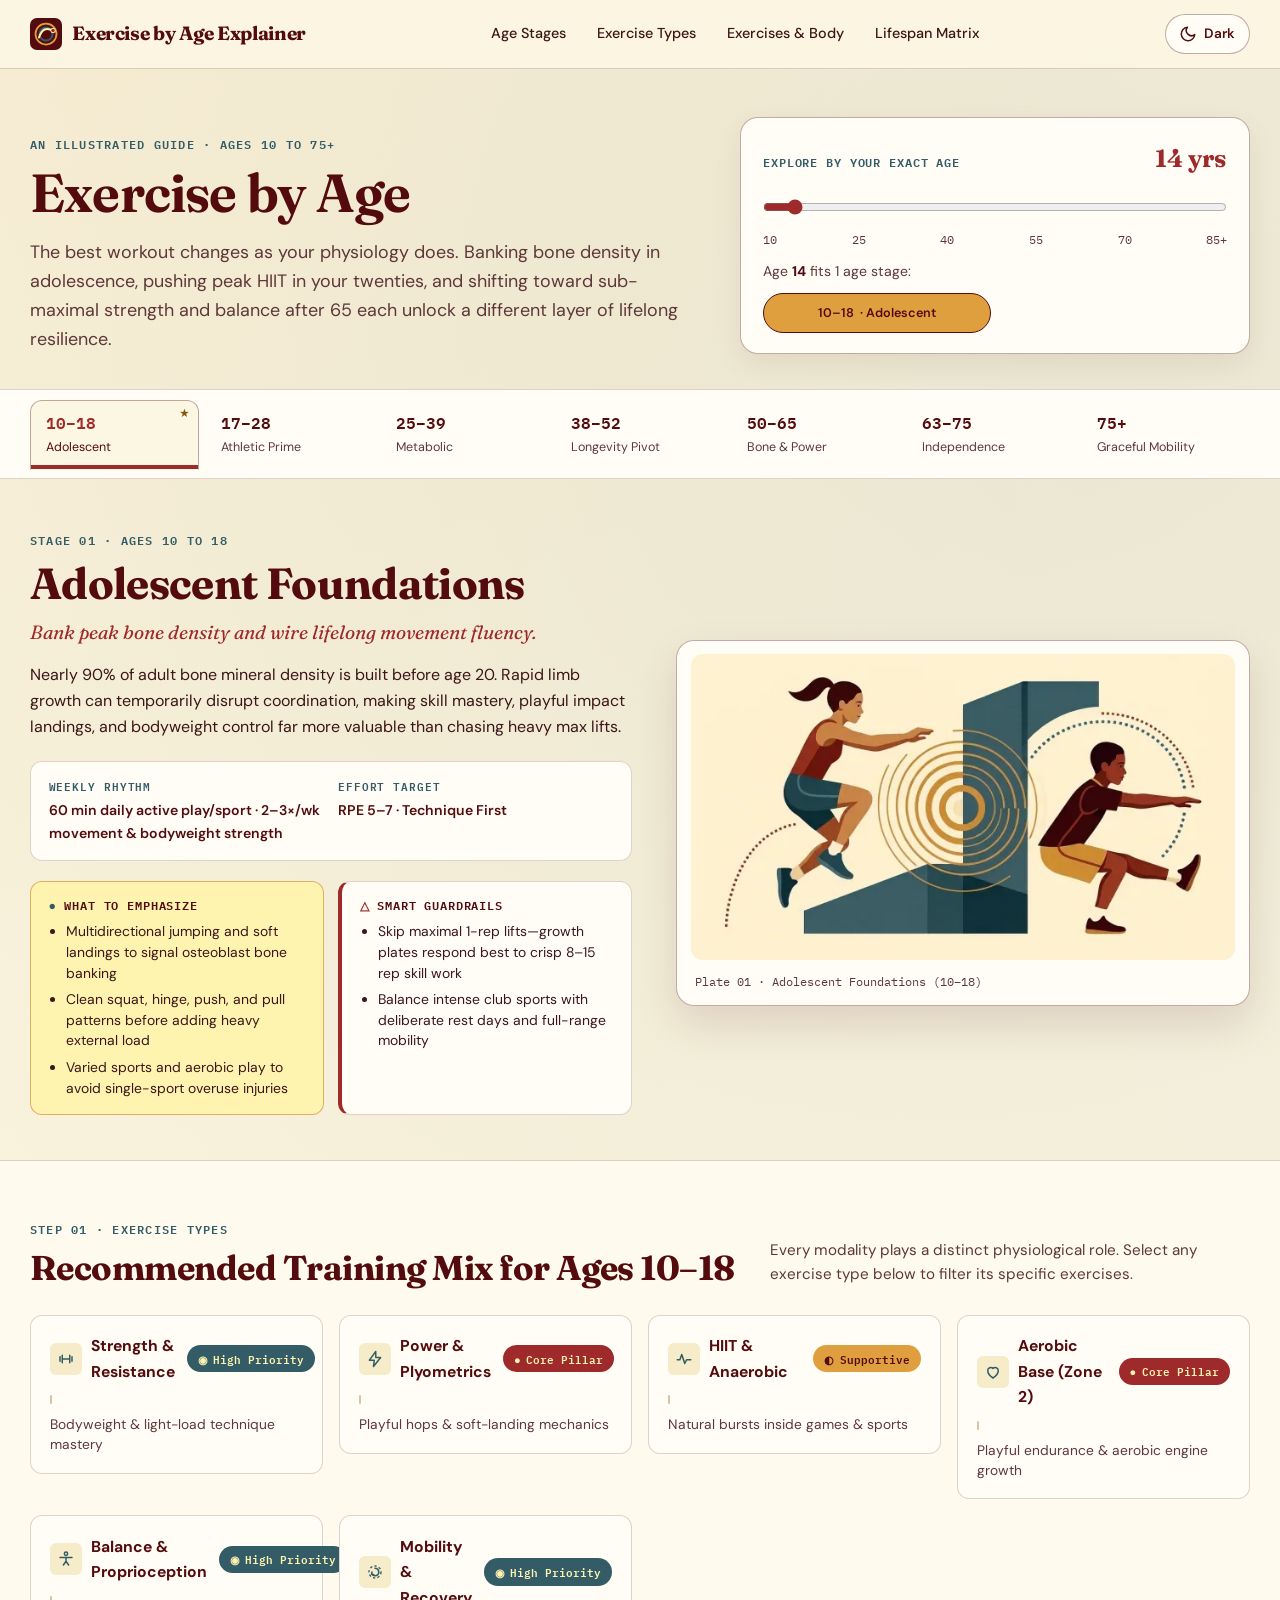
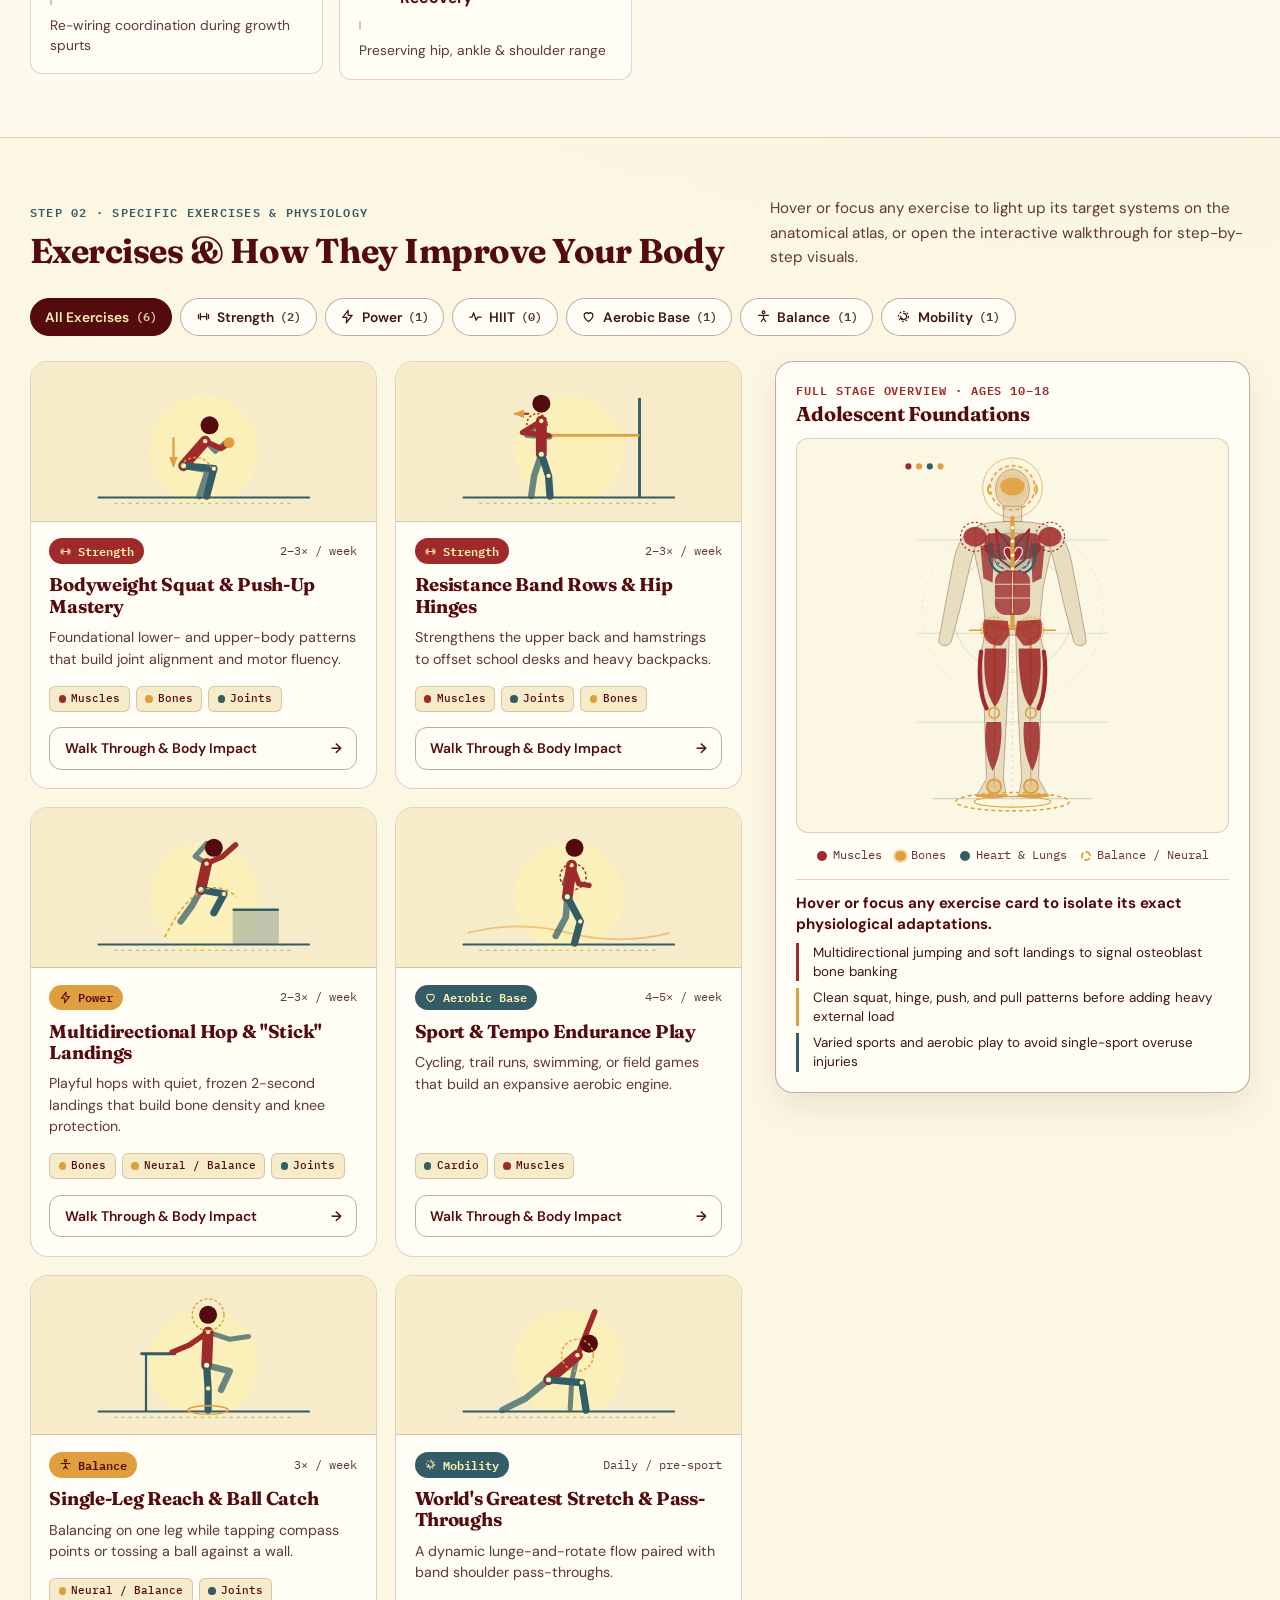
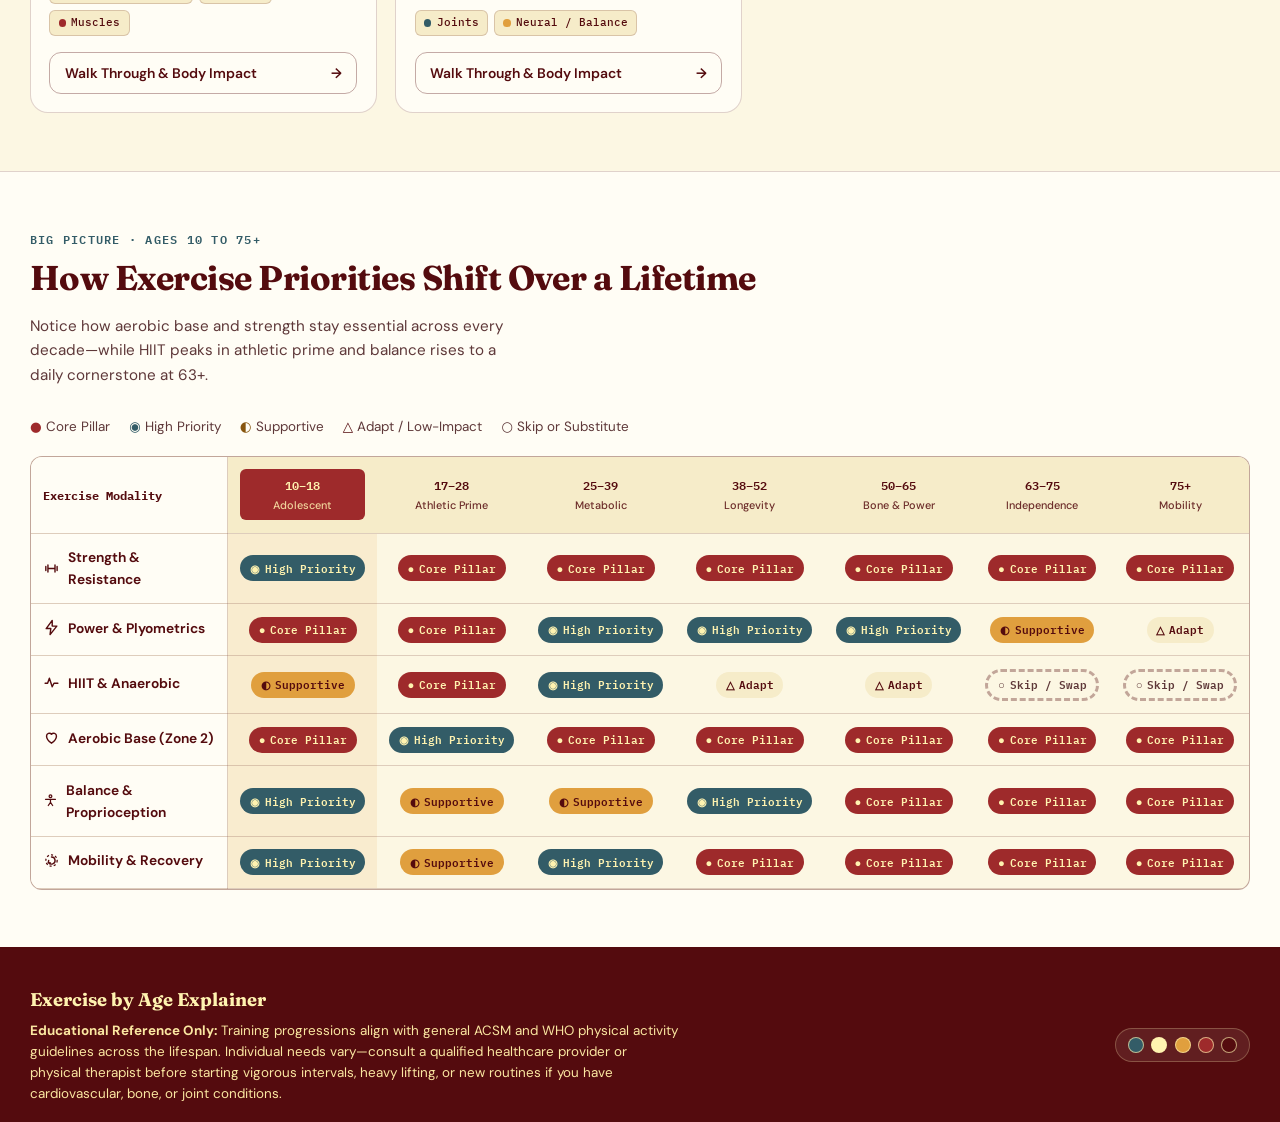
<file: 261121-fitness-by-age/index.html>
<!DOCTYPE html>
<html lang="en">
<head>
  <meta charset="utf-8">
  <meta name="viewport" content="width=device-width, initial-scale=1.0">
  <meta name="color-scheme" content="light dark">
  <script>
    try {
      const saved = localStorage.getItem('color-scheme');
      if (saved === 'light' || saved === 'dark') {
        document.querySelector('meta[name="color-scheme"]').content = saved;
      }
    } catch {}
  </script>
  <title>Exercise by Age Explainer</title>
  <meta name="description" content="An interactive visual guide to exercise by age: explore 7 overlapping age stages from 10 to 75+, see which exercise types matter most, and walk through specific exercises and how they improve your body.">
  <link rel="icon" type="image/svg+xml" href="assets/images/favicon.svg">
  <link rel="preconnect" href="https://fonts.googleapis.com">
  <link rel="preconnect" href="https://fonts.gstatic.com" crossorigin>
  <link href="https://fonts.googleapis.com/css2?family=DM+Sans:ital,opsz,wght@0,9..40,400..700;1,9..40,400..600&family=Fraunces:ital,opsz,wght@0,9..144,500..700;1,9..144,400..600&family=IBM+Plex+Mono:wght@400;500;600&display=swap" rel="stylesheet">
  <link rel="stylesheet" href="styles.css">
</head>
<body>
  <a href="#main-content" class="skip-link visually-hidden">Skip to main content</a>

  <header class="site-header">
    <div class="container header-inner">
      <a href="#top" class="brand" aria-label="Exercise by Age Explainer Home">
        <svg class="brand-mark" width="32" height="32" viewBox="0 0 64 64" aria-hidden="true">
          <rect width="64" height="64" rx="14" fill="var(--night-bordeaux)"/>
          <circle cx="32" cy="32" r="21" fill="none" stroke="var(--honey-bronze)" stroke-width="3.5"/>
          <circle cx="32" cy="32" r="13" fill="none" stroke="var(--dark-slate-grey)" stroke-width="4"/>
          <path d="M18 39 C24 22, 32 18, 46 25" fill="none" stroke="var(--vanilla-custard)" stroke-width="4" stroke-linecap="round"/>
          <circle cx="46" cy="25" r="4.5" fill="var(--brown-red)" stroke="var(--vanilla-custard)" stroke-width="2"/>
        </svg>
        <span class="brand-text">
          <span class="brand-name">Exercise by Age Explainer</span>
        </span>
      </a>

      <nav class="primary-nav" aria-label="Primary">
        <ul role="list" class="nav-list">
          <li><a href="#stage-explorer">Age Stages</a></li>
          <li><a href="#training-mix">Exercise Types</a></li>
          <li><a href="#body-atlas">Exercises &amp; Body</a></li>
          <li><a href="#lifespan-matrix">Lifespan Matrix</a></li>
        </ul>
      </nav>

      <button type="button" id="theme-toggle" class="theme-toggle">
        <span class="theme-option theme-to-dark">
          <svg width="18" height="18" viewBox="0 0 24 24" aria-hidden="true">
            <path d="M21 12.8A9 9 0 1 1 11.2 3a7 7 0 0 0 9.8 9.8Z" fill="none" stroke="currentColor" stroke-width="2" stroke-linecap="round" stroke-linejoin="round"/>
          </svg>
          <span class="theme-label">Dark</span>
          <span class="visually-hidden">Switch to dark theme</span>
        </span>
        <span class="theme-option theme-to-light">
          <svg width="18" height="18" viewBox="0 0 24 24" aria-hidden="true">
            <circle cx="12" cy="12" r="4.5" fill="none" stroke="currentColor" stroke-width="2"/>
            <path d="M12 2v2.5M12 19.5V22M4.9 4.9l1.8 1.8M17.3 17.3l1.8 1.8M2 12h2.5M19.5 12H22M4.9 19.1l1.8-1.8M17.3 6.7l1.8-1.8" stroke="currentColor" stroke-width="2" stroke-linecap="round"/>
          </svg>
          <span class="theme-label">Light</span>
          <span class="visually-hidden">Switch to light theme</span>
        </span>
      </button>
    </div>
  </header>

  <main id="top">
    <!-- Editorial Masthead + Interactive Exact-Age Finder -->
    <section class="masthead">
      <div class="container masthead-grid">
        <div class="masthead-copy">
          <p class="eyebrow">An Illustrated Guide · Ages 10 to 75+</p>
          <h1 id="main-content" tabindex="-1">Exercise by Age</h1>
          <p class="lead">
            The best workout changes as your physiology does. Banking bone density in adolescence, pushing peak HIIT in your twenties, and shifting toward sub-maximal strength and balance after 65 each unlock a different layer of lifelong resilience.
          </p>
        </div>

        <aside class="age-finder-card" aria-labelledby="age-finder-heading">
          <div class="age-finder-top">
            <label for="age-slider" id="age-finder-heading" class="age-finder-label">
              Explore by your exact age
            </label>
            <output for="age-slider" id="age-output" class="age-output">15 yrs</output>
          </div>
          <input
            type="range"
            id="age-slider"
            class="age-slider"
            min="10"
            max="85"
            value="15"
            aria-describedby="age-match-summary"
          >
          <div class="age-scale" aria-hidden="true">
            <span>10</span>
            <span>25</span>
            <span>40</span>
            <span>55</span>
            <span>70</span>
            <span>85+</span>
          </div>
          <div id="age-match-summary" class="age-match-summary">
            Age <strong>15</strong> fits 1 age stage:
          </div>
          <div id="age-match-chips" class="age-match-chips" aria-label="Matching overlapping age stages"></div>
        </aside>
      </div>
    </section>

    <!-- 7-Stage Overlapping Lifespan Selector -->
    <section id="stage-explorer" class="stage-nav-band">
      <div class="container">
        <div class="stage-tablist-wrap">
          <div
            id="stage-tablist"
            class="stage-tablist scroller"
            role="tablist"
            focusgroup="tablist nomemory"
            aria-label="Choose an age group"
          >
            <button type="button" role="tab" id="tab-10-18" class="stage-tab" data-stage="10-18" aria-selected="true" focusgroupstart>
              <span class="stage-tab-range">10–18</span>
              <span class="stage-tab-name">Adolescent</span>
            </button>
            <button type="button" role="tab" id="tab-17-28" class="stage-tab" data-stage="17-28" aria-selected="false">
              <span class="stage-tab-range">17–28</span>
              <span class="stage-tab-name">Athletic Prime</span>
            </button>
            <button type="button" role="tab" id="tab-25-39" class="stage-tab" data-stage="25-39" aria-selected="false">
              <span class="stage-tab-range">25–39</span>
              <span class="stage-tab-name">Metabolic</span>
            </button>
            <button type="button" role="tab" id="tab-38-52" class="stage-tab" data-stage="38-52" aria-selected="false">
              <span class="stage-tab-range">38–52</span>
              <span class="stage-tab-name">Longevity Pivot</span>
            </button>
            <button type="button" role="tab" id="tab-50-65" class="stage-tab" data-stage="50-65" aria-selected="false">
              <span class="stage-tab-range">50–65</span>
              <span class="stage-tab-name">Bone &amp; Power</span>
            </button>
            <button type="button" role="tab" id="tab-63-75" class="stage-tab" data-stage="63-75" aria-selected="false">
              <span class="stage-tab-range">63–75</span>
              <span class="stage-tab-name">Independence</span>
            </button>
            <button type="button" role="tab" id="tab-75-plus" class="stage-tab" data-stage="75-plus" aria-selected="false">
              <span class="stage-tab-range">75+</span>
              <span class="stage-tab-name">Graceful Mobility</span>
            </button>
          </div>
        </div>
      </div>
    </section>

    <!-- Active Stage Tabpanel -->
    <div id="stage-panel" role="tabpanel" aria-labelledby="tab-10-18">
      <!-- Stage Editorial Hero -->
      <section class="stage-hero">
        <div class="container stage-hero-grid">
          <div class="stage-hero-copy">
            <p id="stage-eyebrow" class="eyebrow">Stage 01 · Ages 10 to 18</p>
            <h2 id="stage-title" class="stage-title">Adolescent Foundations</h2>
            <p id="stage-tagline" class="stage-tagline">Bank peak bone density and wire lifelong movement fluency.</p>
            <p id="stage-overview" class="stage-overview">
              Nearly 90% of adult bone mineral density is built before age 20. Rapid limb growth can temporarily disrupt coordination, making skill mastery, playful impact landings, and bodyweight control far more valuable than chasing heavy max lifts.
            </p>

            <dl class="stage-meta-strip">
              <div class="stage-meta-item">
                <dt>Weekly Rhythm</dt>
                <dd id="stage-rhythm">60 min daily active play/sport · 2–3×/wk movement &amp; bodyweight strength</dd>
              </div>
              <div class="stage-meta-item">
                <dt>Effort Target</dt>
                <dd id="stage-effort">RPE 5–7 · Technique First</dd>
              </div>
            </dl>

            <div class="guidance-duo">
              <div class="guidance-box guidance-focus">
                <h3>
                  <span class="guidance-glyph" aria-hidden="true">●</span>
                  What to Emphasize
                </h3>
                <ul id="stage-focus-list" class="guidance-list"></ul>
              </div>
              <div class="guidance-box guidance-guardrails">
                <h3>
                  <span class="guidance-glyph" aria-hidden="true">△</span>
                  Smart Guardrails
                </h3>
                <ul id="stage-guardrail-list" class="guidance-list"></ul>
              </div>
            </div>
          </div>

          <figure class="stage-poster-frame">
            <picture id="stage-picture">
              <source
                id="stage-source-webp"
                type="image/webp"
                srcset="assets/images/group-10-18-640.webp 640w, assets/images/group-10-18.webp 1280w"
                sizes="(max-width: 900px) 100vw, 48vw"
              >
              <img
                id="stage-image"
                src="assets/images/group-10-18.jpg"
                alt="Editorial illustration of two adolescents practicing athletic hop landings and single-leg squat balance framed by concentric rings"
                width="1280"
                height="720"
                fetchpriority="high"
                decoding="async"
              >
            </picture>
            <figcaption id="stage-caption" class="poster-caption">
              Plate 01 · Adolescent Foundations (10–18)
            </figcaption>
          </figure>
        </div>
      </section>

      <!-- Section A: Exercise Types Training Mix -->
      <section id="training-mix" class="section-block mix-section">
        <div class="container">
          <div class="section-header">
            <div>
              <p class="eyebrow">Step 01 · Exercise Types</p>
              <h2 class="section-title">Recommended Training Mix for <span id="mix-stage-label">Ages 10–18</span></h2>
            </div>
            <p class="section-lead">
              Every modality plays a distinct physiological role. Select any exercise type below to filter its specific exercises.
            </p>
          </div>

          <div id="mix-grid" class="mix-grid" role="list"></div>
        </div>
      </section>

      <!-- Section B: Specific Exercises + Interactive Anatomical Body Atlas -->
      <section id="body-atlas" class="section-block atlas-section">
        <div class="container">
          <div class="section-header">
            <div>
              <p class="eyebrow">Step 02 · Specific Exercises &amp; Physiology</p>
              <h2 class="section-title">Exercises &amp; How They Improve Your Body</h2>
            </div>
            <p class="section-lead">
              Hover or focus any exercise to light up its target systems on the anatomical atlas, or open the interactive walkthrough for step-by-step visuals.
            </p>
          </div>

          <div id="modality-filters" class="filter-bar" role="group" aria-label="Filter exercises by type"></div>

          <div class="atlas-layout">
            <div class="exercise-column">
              <div id="exercise-grid" class="exercise-grid"></div>
              <div id="exercise-empty" class="empty-state" hidden>
                <p id="empty-message"></p>
                <button type="button" id="reset-filter-btn" class="btn btn-secondary">Show all exercises for this age group</button>
              </div>
            </div>

            <aside class="anatomy-column" aria-labelledby="anatomy-panel-title">
              <div class="anatomy-card">
                <div class="anatomy-card-head">
                  <div>
                    <p id="anatomy-kicker" class="anatomy-kicker">Full Stage Body Impact</p>
                    <h3 id="anatomy-panel-title" class="anatomy-title">Adolescent Foundations</h3>
                  </div>
                  <button type="button" id="anatomy-reset-btn" class="text-btn" hidden>
                    View Stage Overview
                  </button>
                </div>

                <div id="anatomy-svg-host" class="anatomy-svg-host"></div>

                <div class="system-legend" aria-label="Body systems legend">
                  <div class="legend-chip" data-sys="muscular">
                    <span class="swatch swatch-muscular" aria-hidden="true"></span>
                    <span>Muscles</span>
                  </div>
                  <div class="legend-chip" data-sys="skeletal">
                    <span class="swatch swatch-skeletal" aria-hidden="true"></span>
                    <span>Bones</span>
                  </div>
                  <div class="legend-chip" data-sys="cardiovascular">
                    <span class="swatch swatch-cardio" aria-hidden="true"></span>
                    <span>Heart &amp; Lungs</span>
                  </div>
                  <div class="legend-chip" data-sys="neuromuscular">
                    <span class="swatch swatch-neural" aria-hidden="true"></span>
                    <span>Balance / Neural</span>
                  </div>
                </div>

                <div id="anatomy-readout" class="anatomy-readout">
                  <p id="anatomy-headline" class="anatomy-headline"></p>
                  <ul id="anatomy-mechanisms" class="anatomy-mechanisms"></ul>
                </div>
              </div>
            </aside>
          </div>
        </div>
      </section>
    </div>

    <!-- Section C: Full Lifespan Comparison Matrix -->
    <section id="lifespan-matrix" class="section-block matrix-section">
      <div class="container">
        <div class="section-header">
          <div>
            <p class="eyebrow">Big Picture · Ages 10 to 75+</p>
            <h2 class="section-title">How Exercise Priorities Shift Over a Lifetime</h2>
          </div>
          <p class="section-lead">
            Notice how aerobic base and strength stay essential across every decade—while HIIT peaks in athletic prime and balance rises to a daily cornerstone at 63+.
          </p>
        </div>

        <div class="matrix-legend" aria-label="Priority legend">
          <span><strong class="sym-core" aria-hidden="true">●</strong> Core Pillar</span>
          <span><strong class="sym-high" aria-hidden="true">◉</strong> High Priority</span>
          <span><strong class="sym-moderate" aria-hidden="true">◐</strong> Supportive</span>
          <span><strong class="sym-adapt" aria-hidden="true">△</strong> Adapt / Low-Impact</span>
          <span><strong class="sym-caution" aria-hidden="true">○</strong> Skip or Substitute</span>
        </div>

        <div class="matrix-scroll" tabindex="0" role="region" aria-label="Lifespan exercise modality comparison table">
          <table class="lifespan-table">
            <caption class="visually-hidden">Comparison of 6 exercise modalities across 7 overlapping age stages from 10–18 to 75+</caption>
            <thead>
              <tr id="matrix-head-row">
                <th scope="col">Exercise Modality</th>
              </tr>
            </thead>
            <tbody id="matrix-body"></tbody>
          </table>
        </div>
      </div>
    </section>

    <div id="live-announcer" class="visually-hidden" aria-live="polite" aria-atomic="true"></div>
  </main>

  <footer class="site-footer">
    <div class="container footer-inner">
      <div class="footer-note">
        <p class="footer-title">Exercise by Age Explainer</p>
        <p class="disclaimer">
          <strong>Educational Reference Only:</strong> Training progressions align with general ACSM and WHO physical activity guidelines across the lifespan. Individual needs vary—consult a qualified healthcare provider or physical therapist before starting vigorous intervals, heavy lifting, or new routines if you have cardiovascular, bone, or joint conditions.
        </p>
      </div>
      <div class="palette-mark" role="img" aria-label="Five-color palette: dark slate grey, vanilla custard, honey bronze, brown red, and night bordeaux">
        <span class="palette-dot" style="--swatch: var(--dark-slate-grey)" aria-hidden="true"></span>
        <span class="palette-dot" style="--swatch: var(--vanilla-custard)" aria-hidden="true"></span>
        <span class="palette-dot" style="--swatch: var(--honey-bronze)" aria-hidden="true"></span>
        <span class="palette-dot" style="--swatch: var(--brown-red)" aria-hidden="true"></span>
        <span class="palette-dot" style="--swatch: var(--night-bordeaux)" aria-hidden="true"></span>
      </div>
    </div>
  </footer>

  <!-- Interactive Exercise Walkthrough Modal (Native <dialog> with light-dismiss & top-layer transitions) -->
  <dialog id="exercise-dialog" class="exercise-dialog" closedby="any" aria-labelledby="dialog-title">
    <div class="dialog-shell">
      <header class="dialog-header">
        <div class="dialog-header-meta">
          <span id="dialog-modality-pill" class="modality-pill"></span>
          <span id="dialog-stage-pill" class="stage-pill"></span>
        </div>
        <div class="dialog-title-row">
          <h2 id="dialog-title" class="dialog-title">Exercise Name</h2>
          <button type="button" id="dialog-close" class="icon-close-btn" aria-label="Close exercise walkthrough">
            <svg width="20" height="20" viewBox="0 0 24 24" aria-hidden="true">
              <path d="M6 6l12 12M18 6L6 18" stroke="currentColor" stroke-width="2.2" stroke-linecap="round"/>
            </svg>
          </button>
        </div>
      </header>

      <div class="dialog-body">
        <!-- Left Studio Column: Biomechanical Stepper + Anatomical Body Impact -->
        <div class="dialog-visuals">
          <div class="studio-card">
            <div class="studio-card-head">
              <h3 class="studio-heading">Biomechanical Walkthrough</h3>
              <button type="button" id="phase-play-btn" class="play-toggle-btn">
                <span id="phase-play-icon" aria-hidden="true">▶</span>
                <span id="phase-play-label">Play Motion</span>
              </button>
            </div>

            <div id="dialog-movement-host" class="movement-stage"></div>

            <div id="phase-controls" class="phase-controls" role="group" aria-label="Select movement phase">
              <button type="button" class="phase-btn" data-phase="0" aria-pressed="true">1 · Setup</button>
              <button type="button" class="phase-btn" data-phase="1" aria-pressed="false">2 · Action</button>
              <button type="button" class="phase-btn" data-phase="2" aria-pressed="false">3 · Finish</button>
            </div>
            <p id="phase-active-cue" class="phase-active-cue"></p>
          </div>

          <div class="studio-card studio-anatomy-card">
            <div class="studio-card-head">
              <h3 class="studio-heading">Active Body Systems</h3>
              <span id="dialog-zone-count" class="zone-count"></span>
            </div>
            <div class="dialog-anatomy-split">
              <div id="dialog-anatomy-host" class="dialog-anatomy-svg"></div>
              <ul id="dialog-zone-tags" class="zone-tag-list"></ul>
            </div>
          </div>
        </div>

        <!-- Right Coaching Column -->
        <div class="dialog-details">
          <dl class="dosage-bar">
            <div>
              <dt>Effort &amp; Dosage</dt>
              <dd id="dialog-effort"></dd>
            </div>
            <div>
              <dt>Weekly Rhythm</dt>
              <dd id="dialog-frequency"></dd>
            </div>
          </dl>

          <section class="detail-callout">
            <h3>Why This Fits <span id="dialog-why-age-label"></span></h3>
            <p id="dialog-why-text"></p>
          </section>

          <section class="detail-block">
            <h3>How It Improves Your Body</h3>
            <p id="dialog-impact-headline" class="impact-headline"></p>
            <ul id="dialog-mechanisms" class="mechanism-list"></ul>
          </section>

          <section class="detail-block">
            <h3>Step-by-Step Cues</h3>
            <ol id="dialog-steps" class="step-list"></ol>
          </section>

          <section class="scaling-grid" aria-label="Scaling options">
            <div class="scale-card scale-easier">
              <h3>Make It Easier</h3>
              <p id="dialog-easier"></p>
            </div>
            <div class="scale-card scale-harder">
              <h3>Progress Harder</h3>
              <p id="dialog-harder"></p>
            </div>
          </section>
        </div>
      </div>

      <footer class="dialog-footer">
        <button type="button" id="dialog-prev" class="btn btn-secondary">← Previous Exercise</button>
        <span id="dialog-counter" class="dialog-counter">1 of 6</span>
        <button type="button" id="dialog-next" class="btn btn-primary">Next Exercise →</button>
      </footer>
    </div>
  </dialog>

  <script type="module" src="js/app.js"></script>
</body>
</html>
</file>
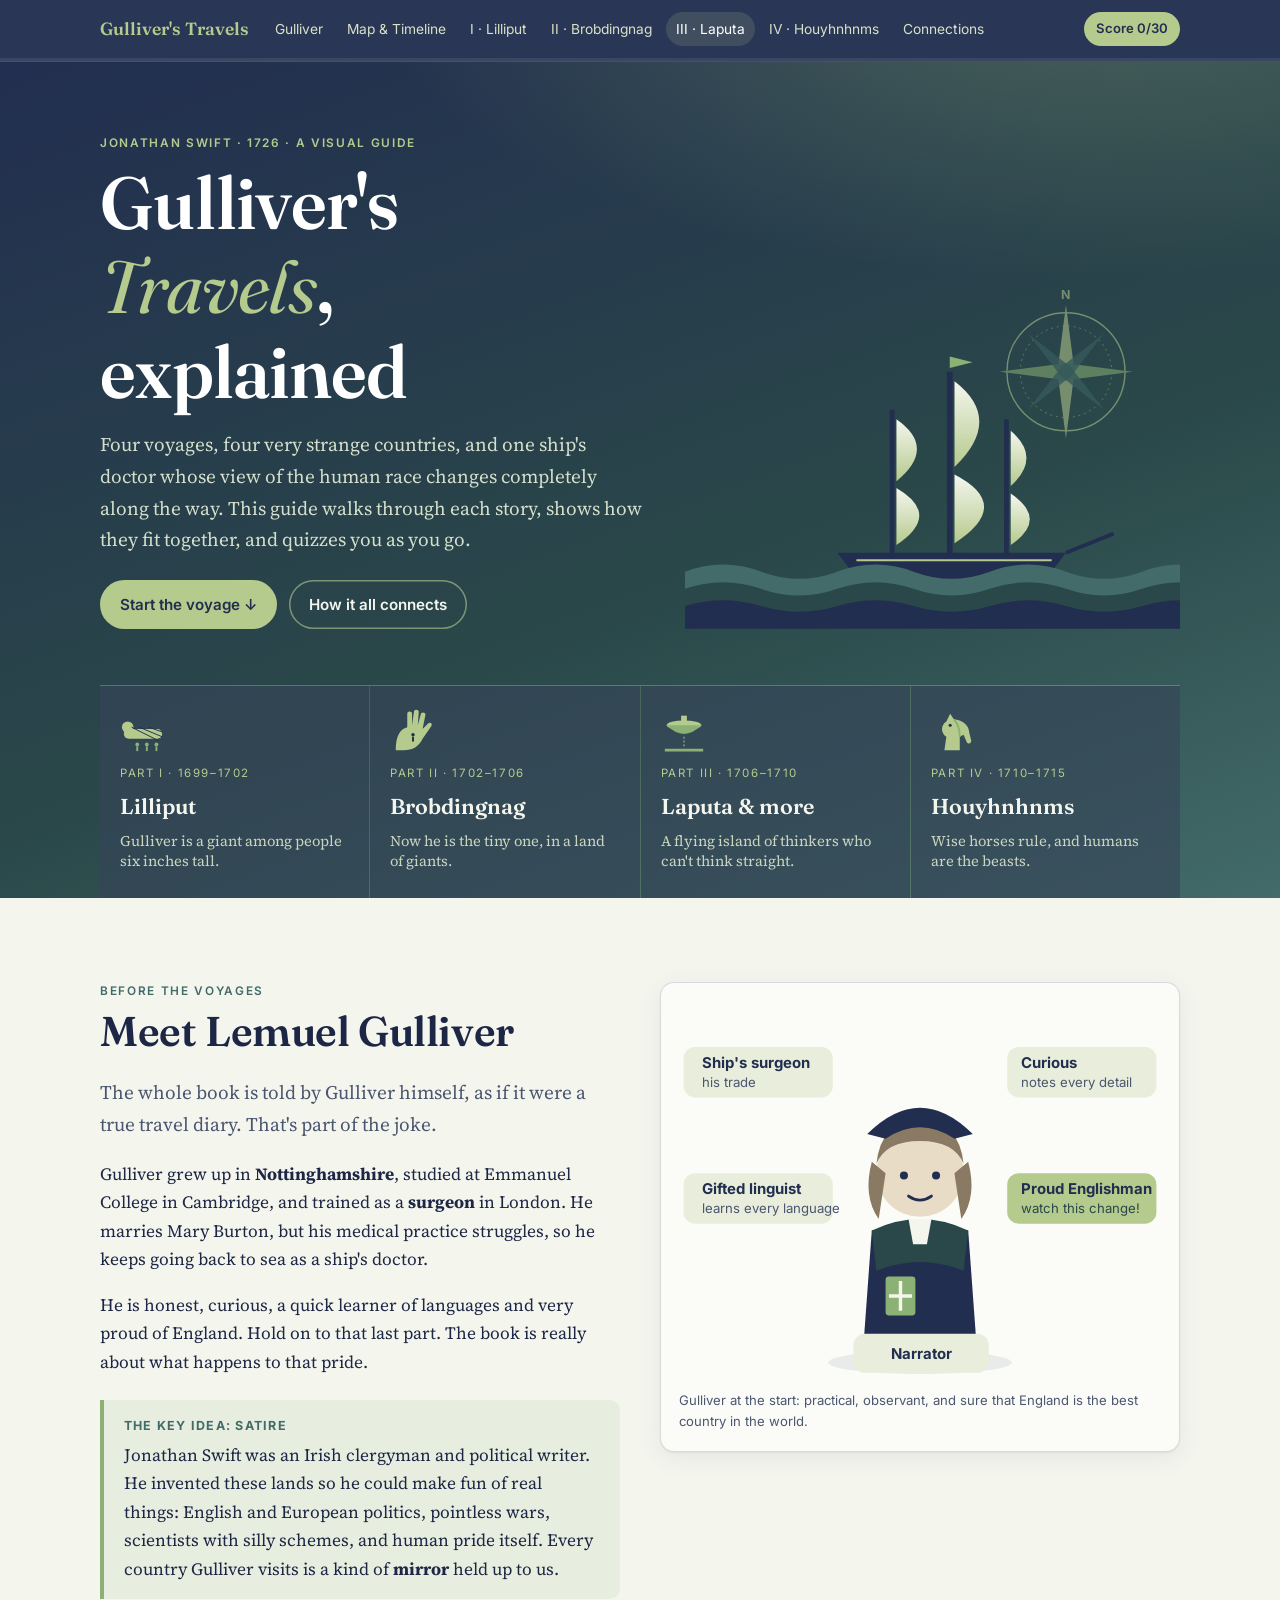
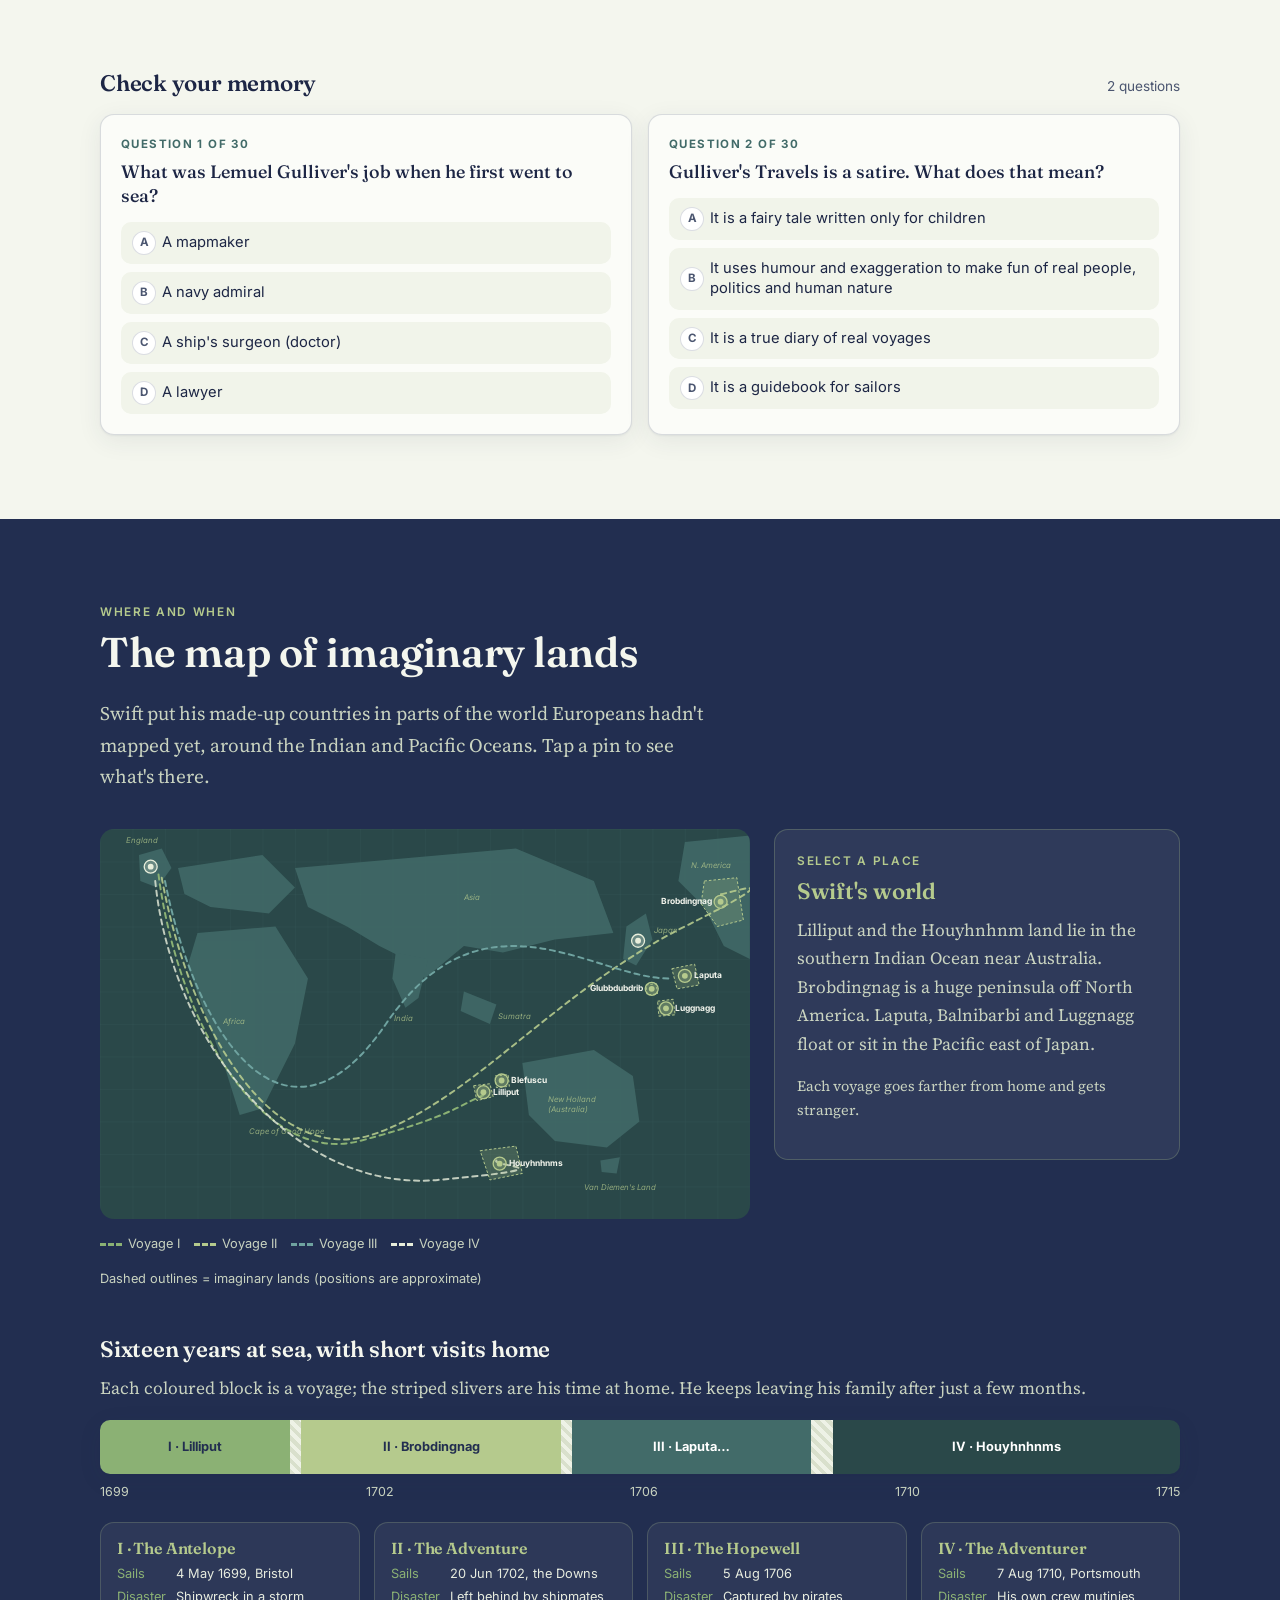
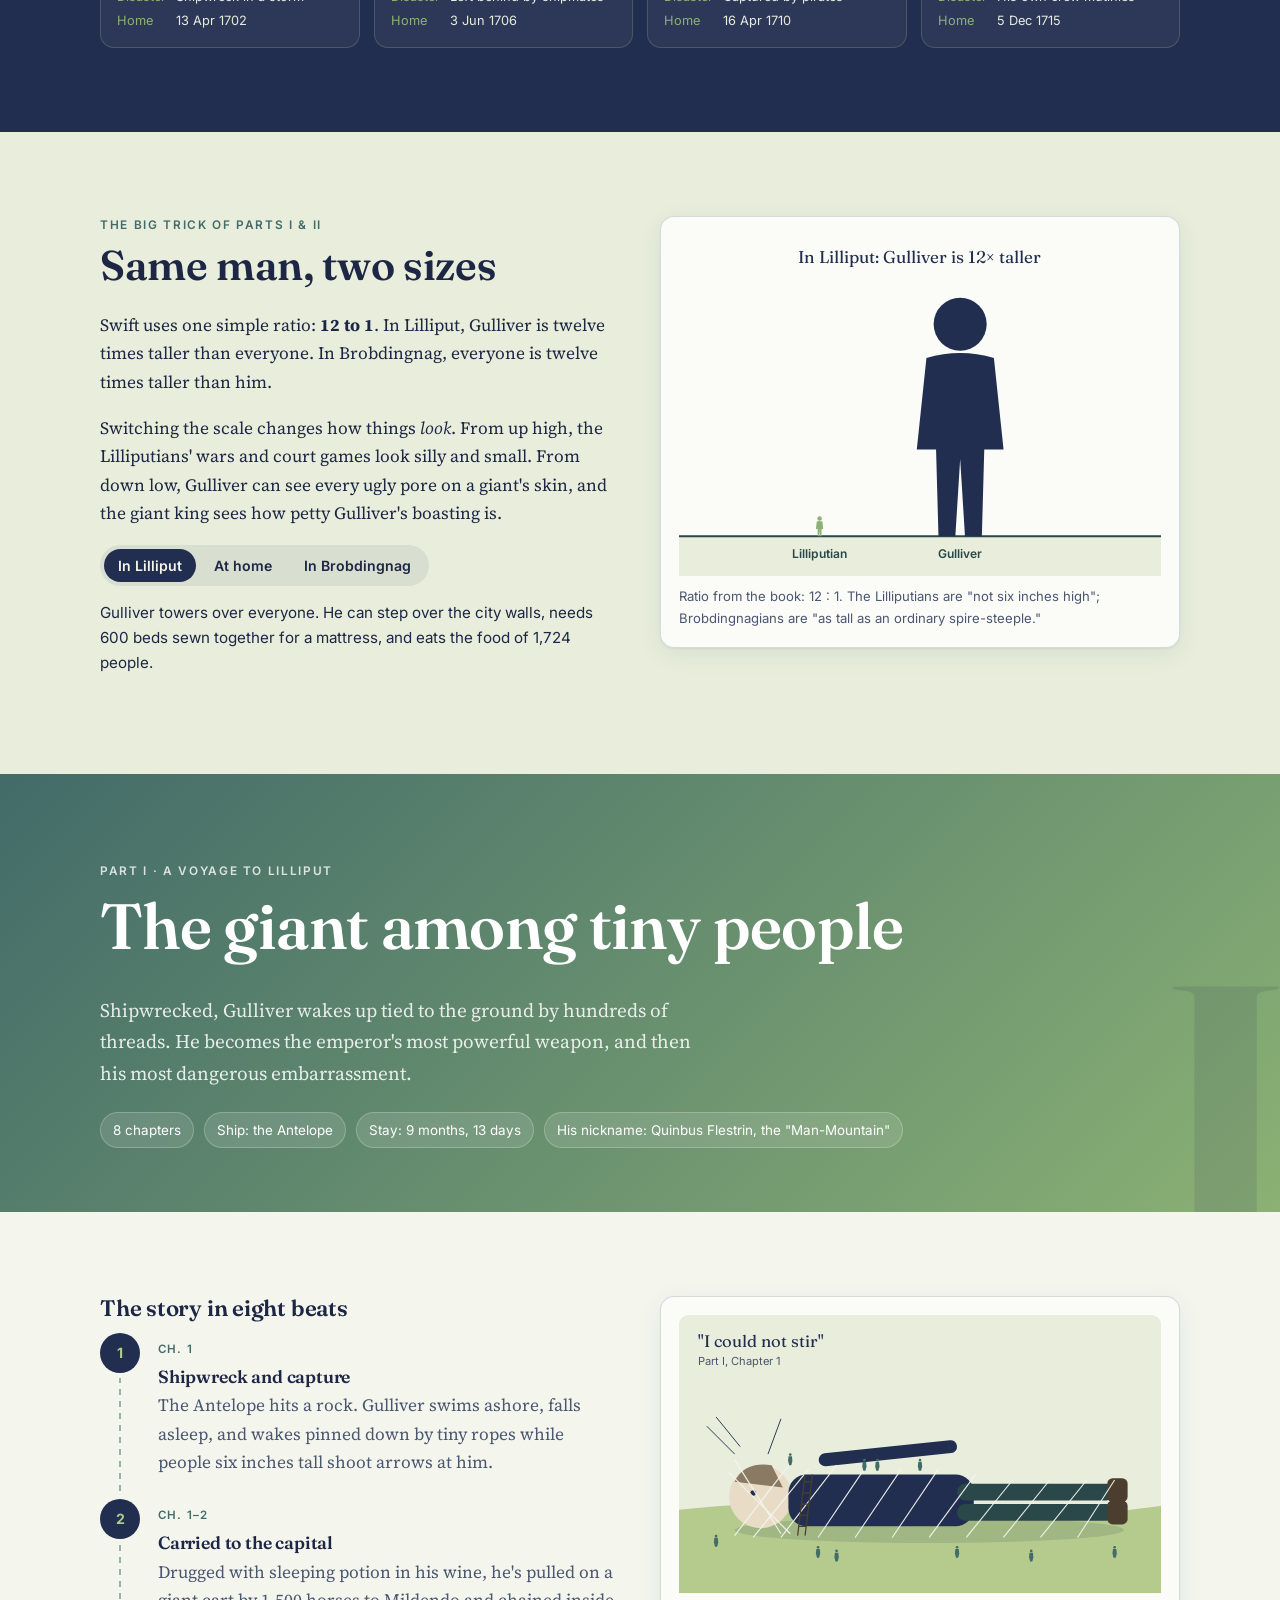
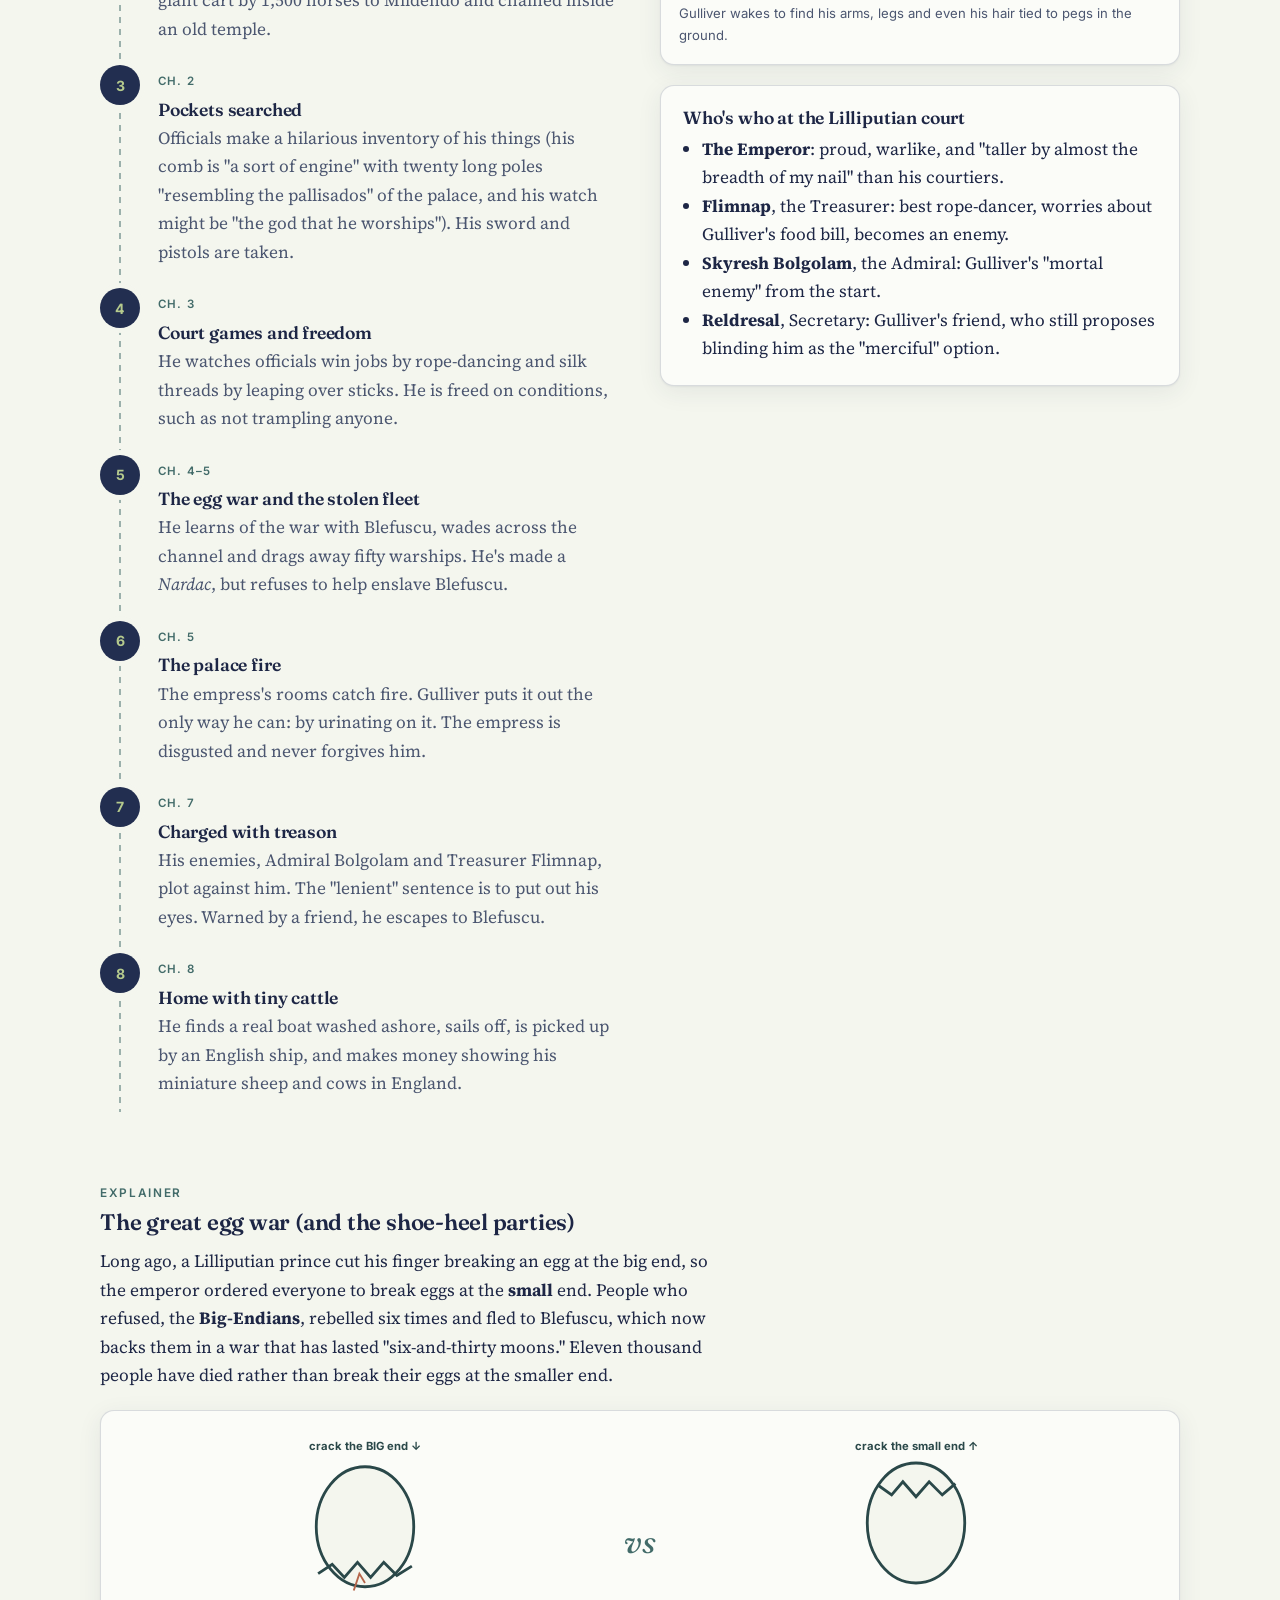
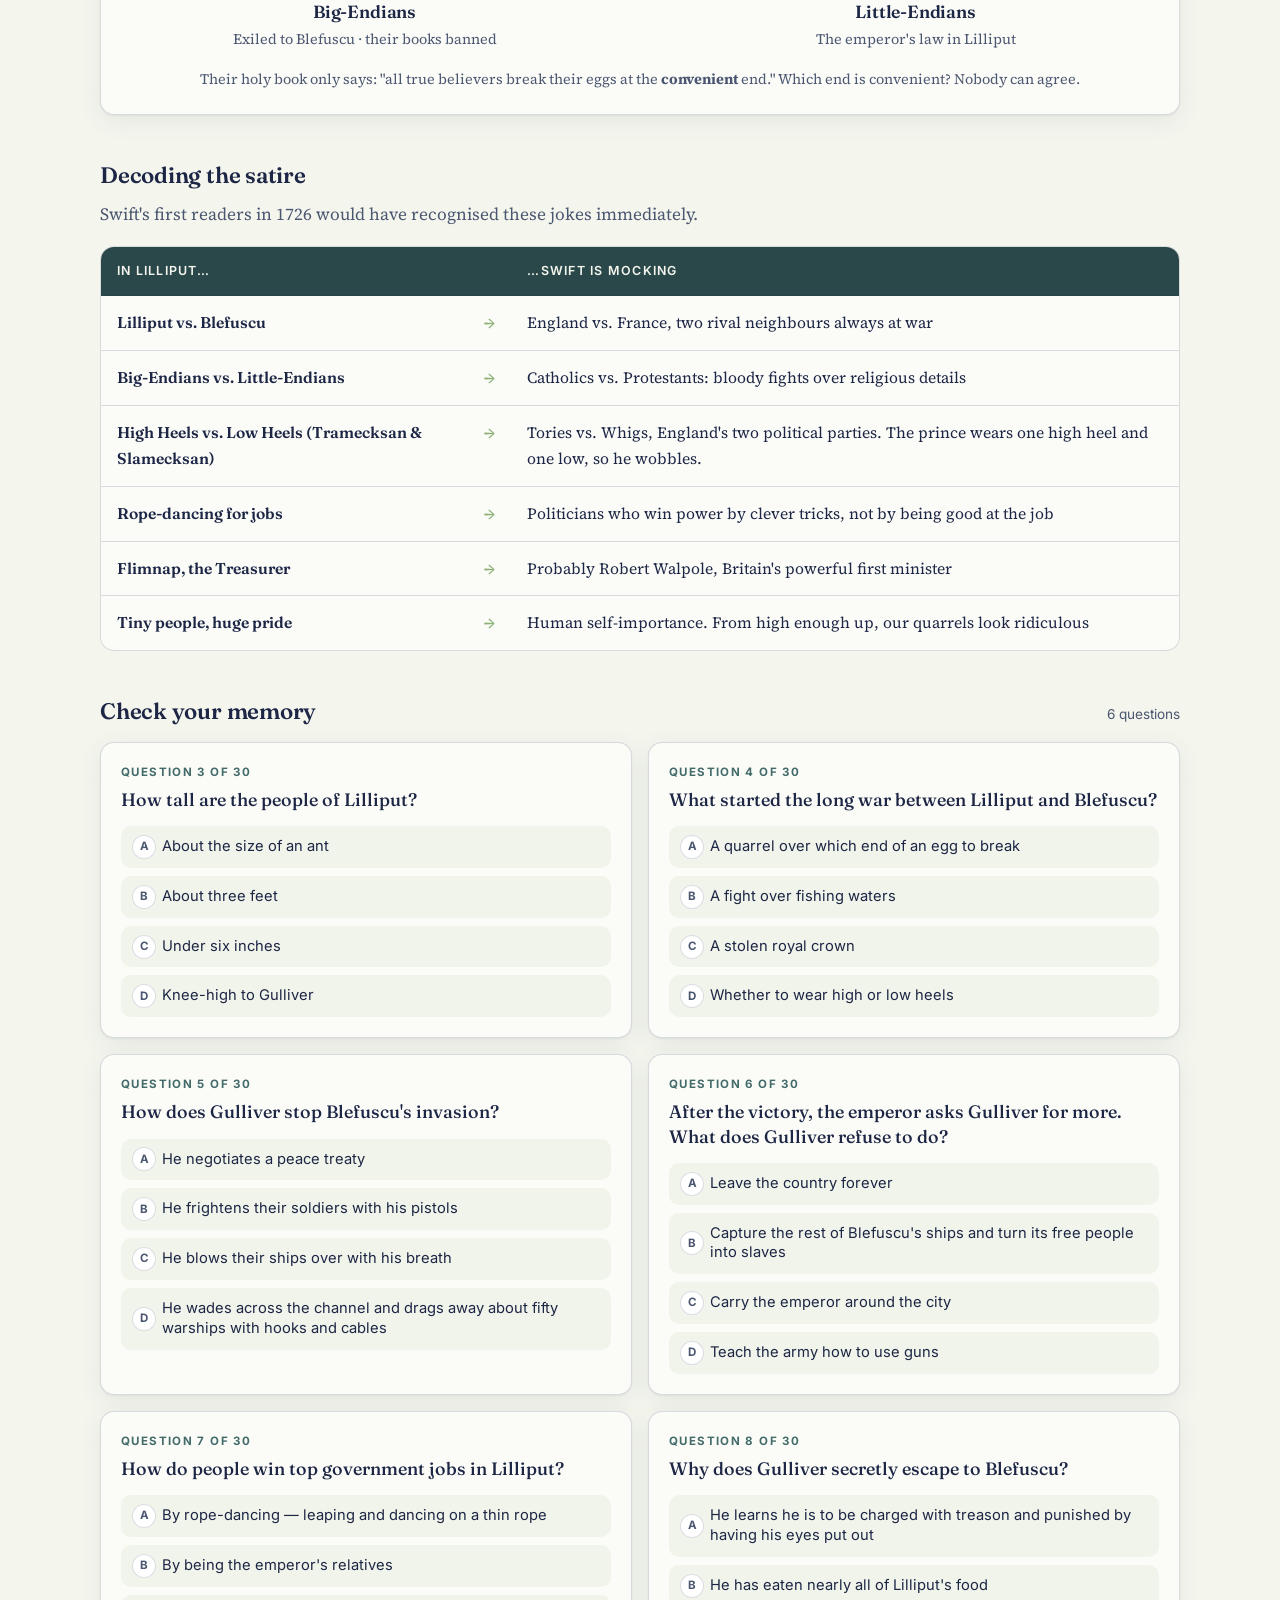
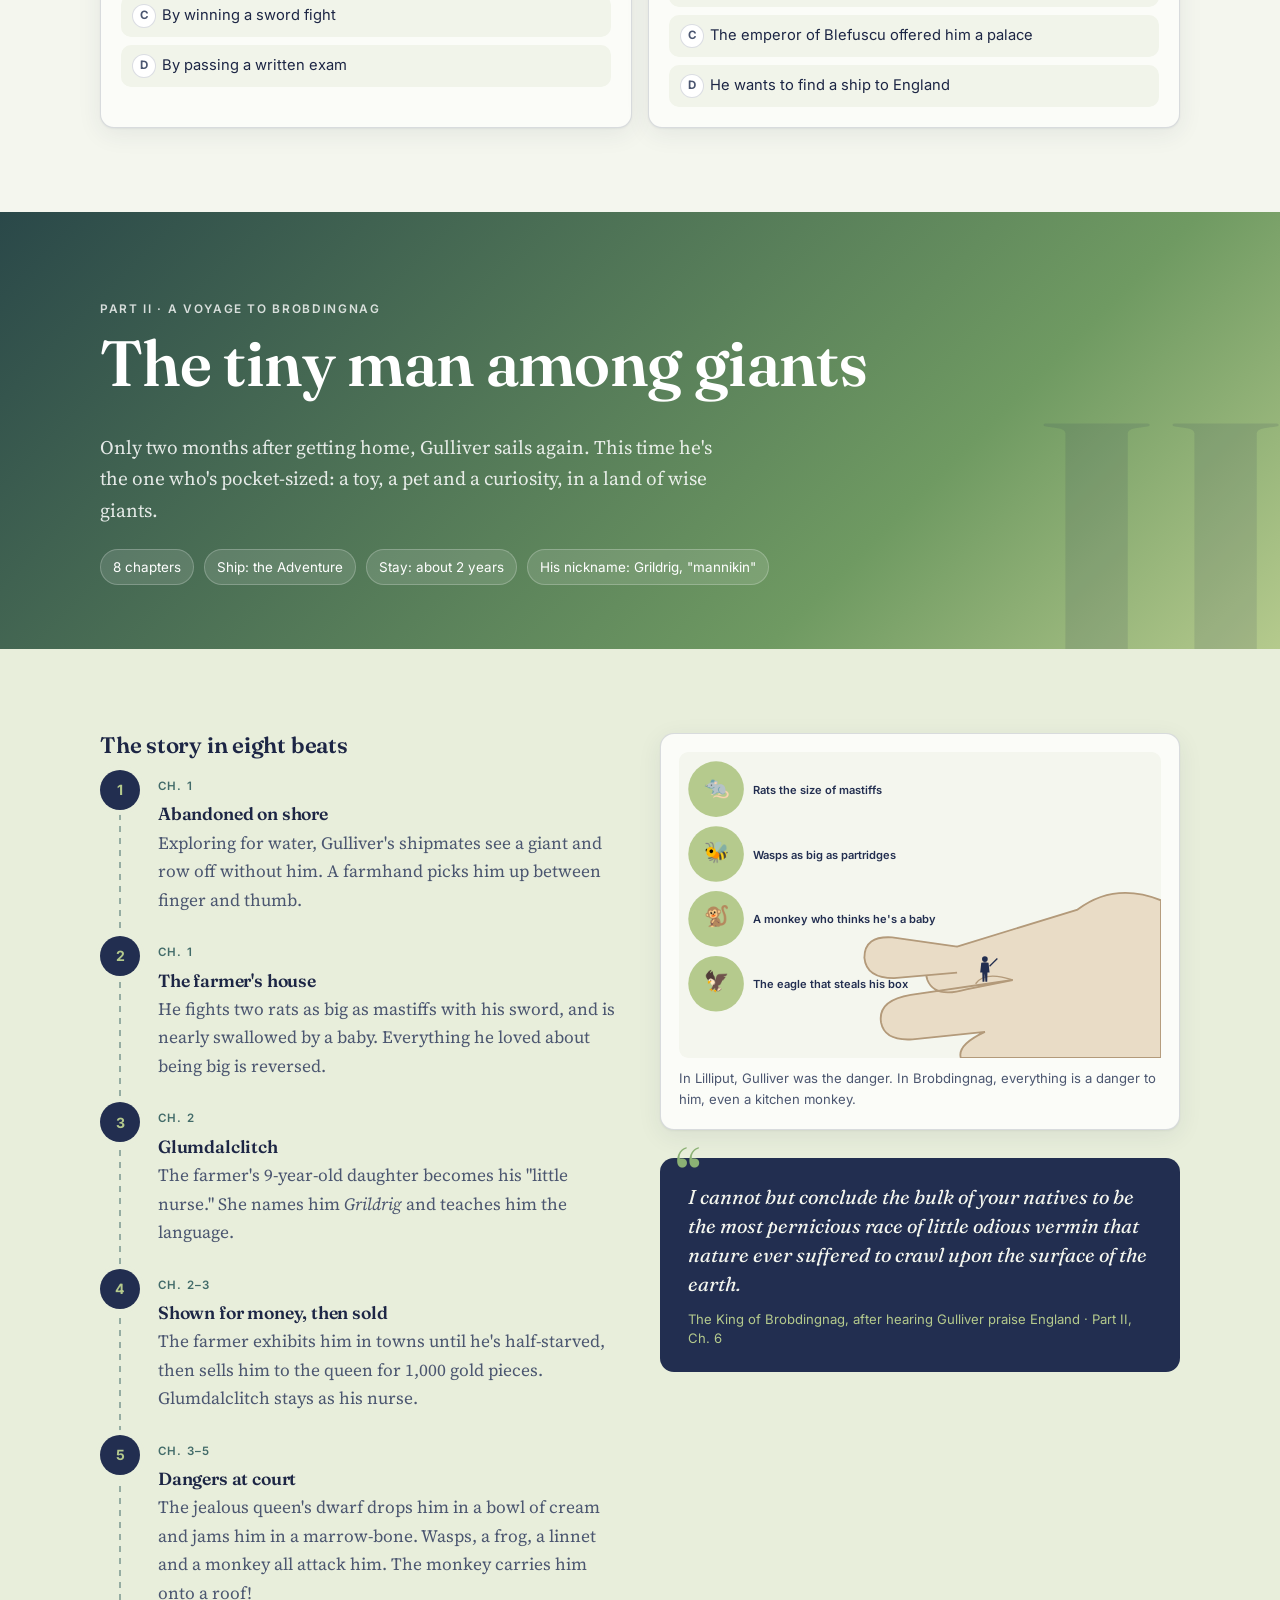
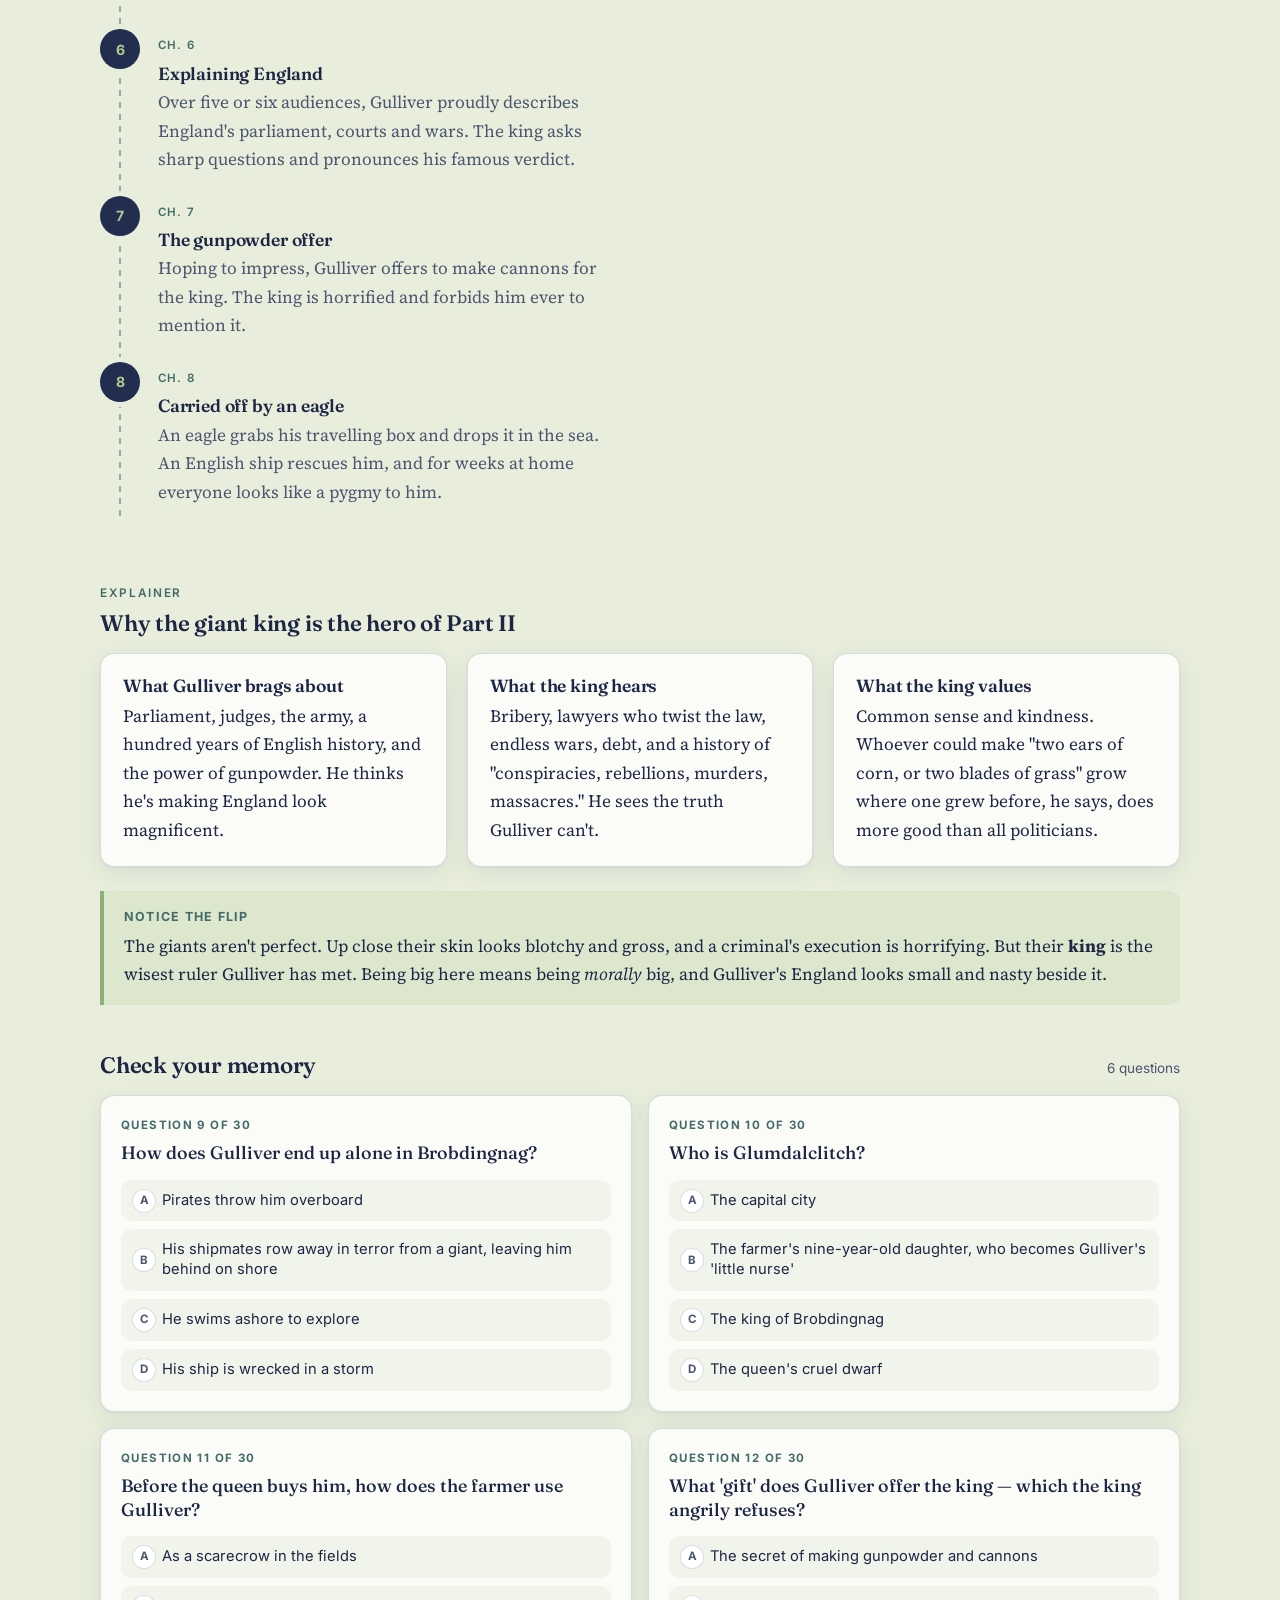
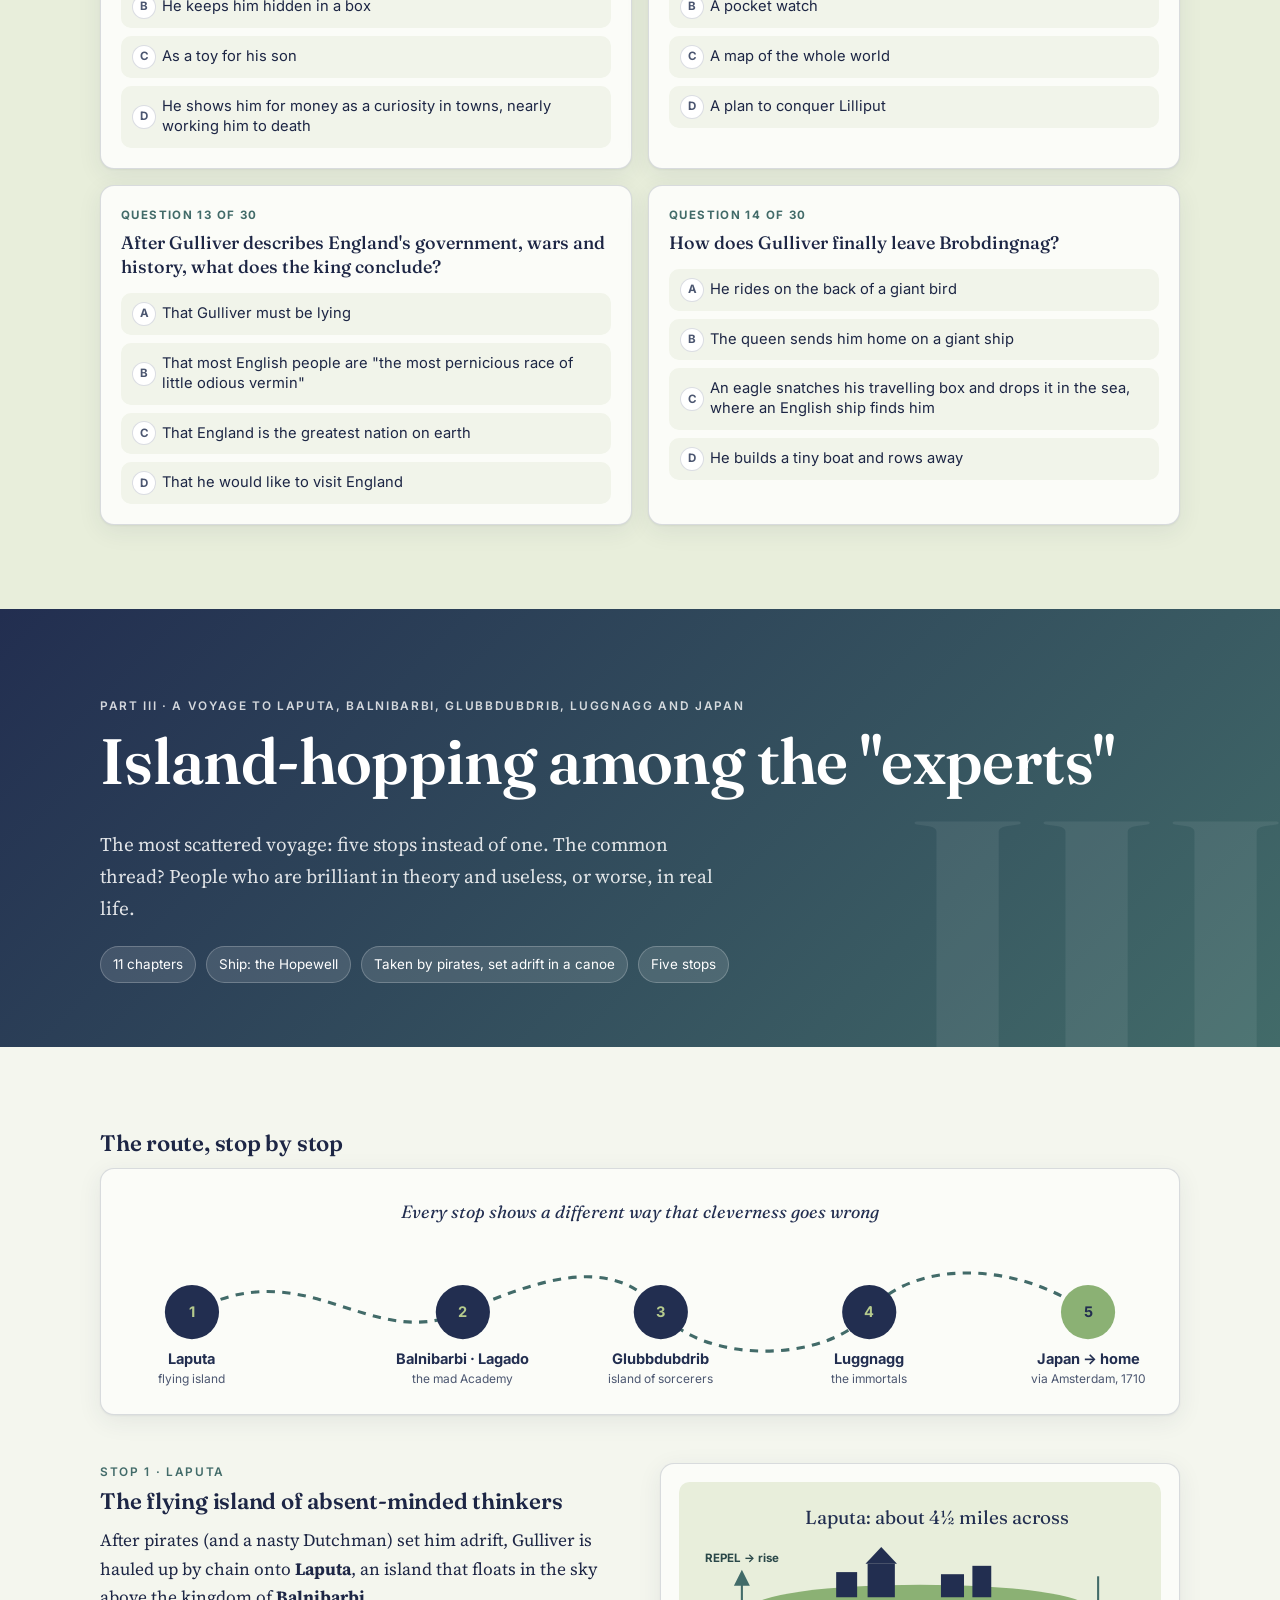
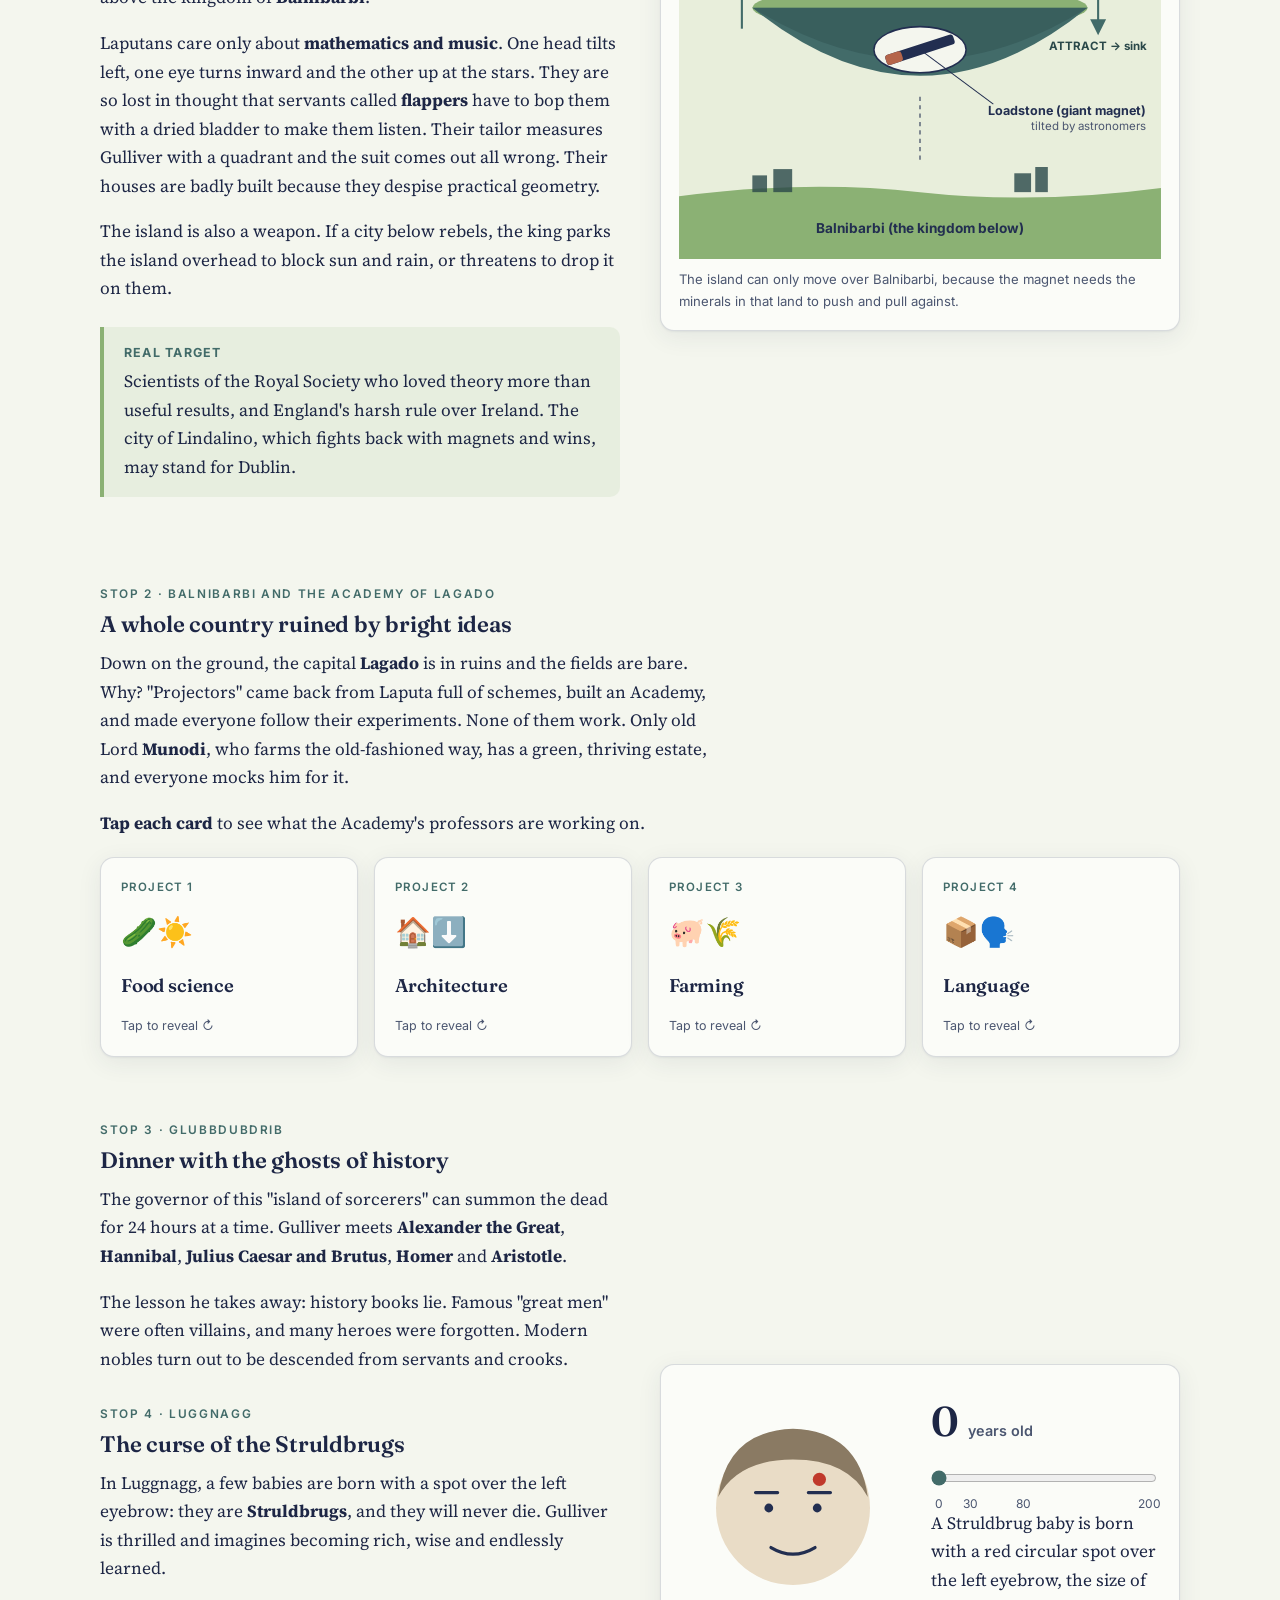
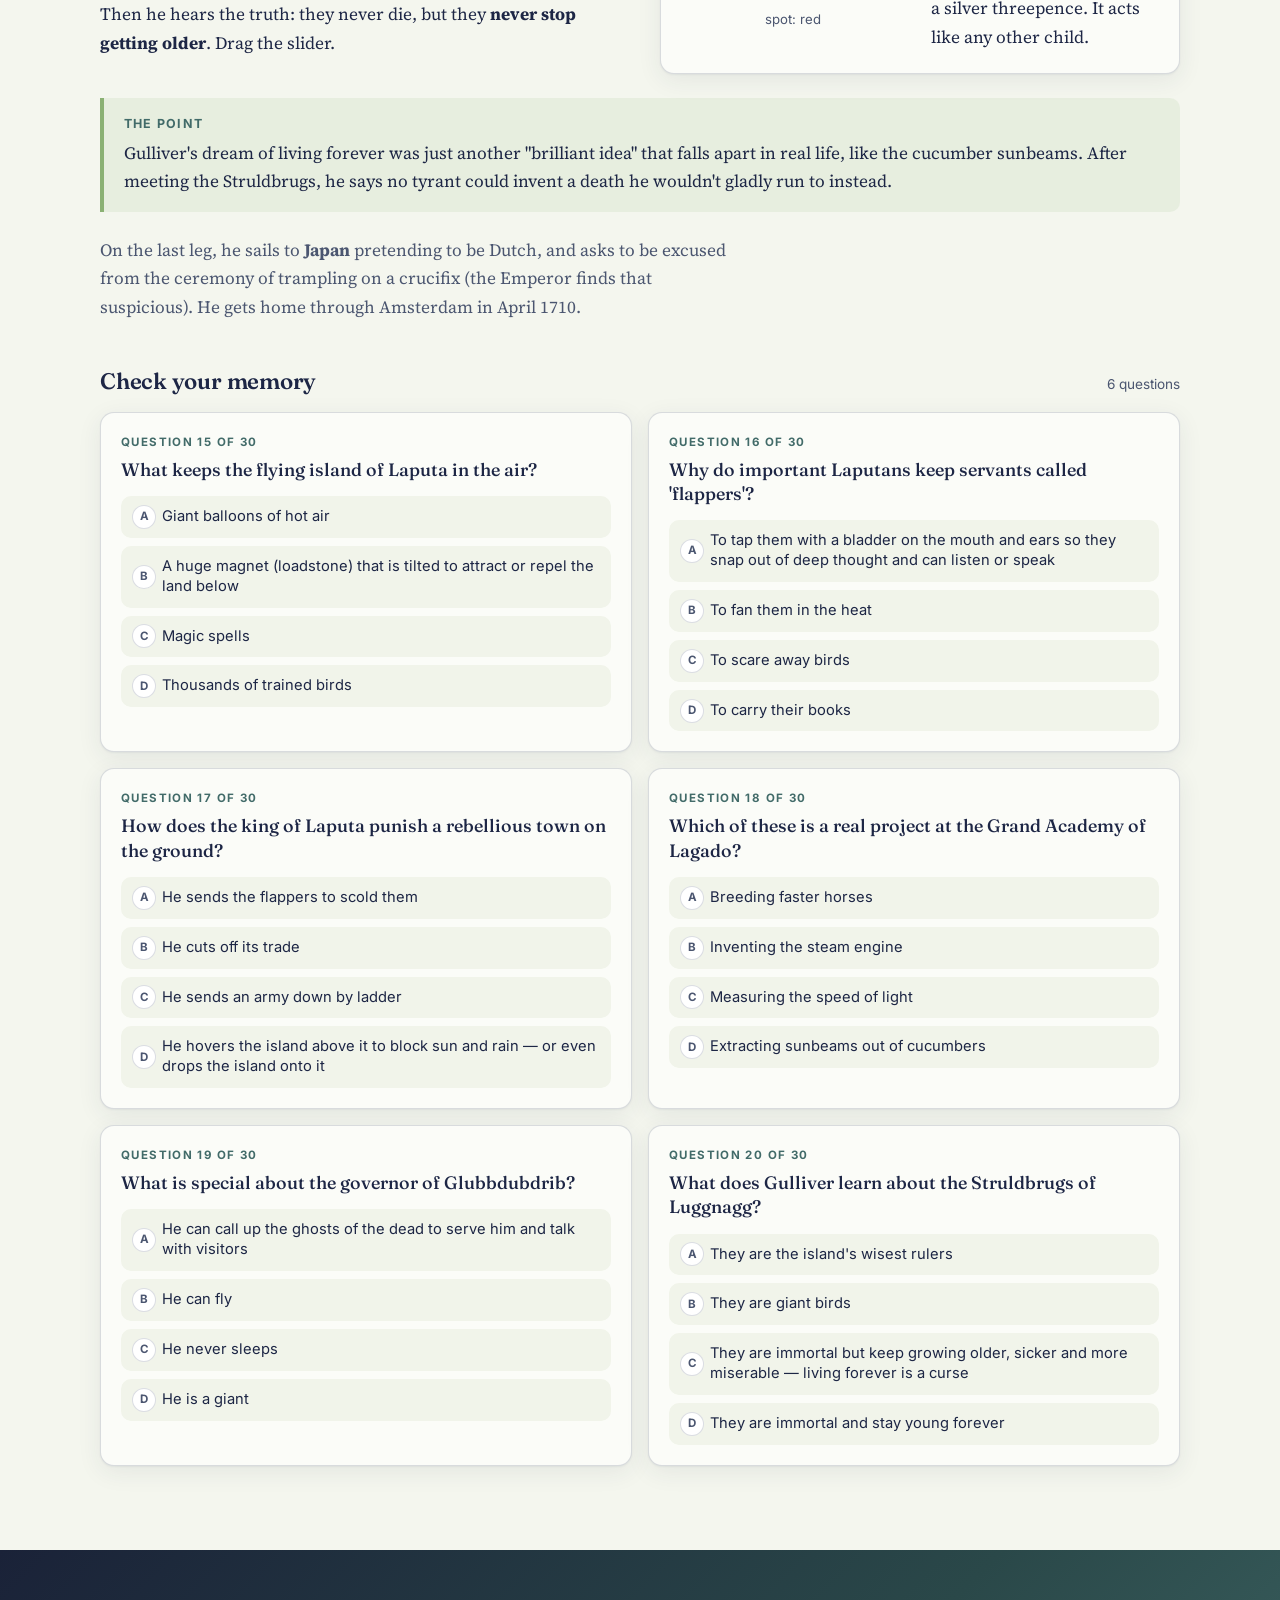
<file: 261122-gullivers-travels/index.html>
<!doctype html>
<html lang="en">
<head>
<meta charset="utf-8">
<meta name="viewport" content="width=device-width, initial-scale=1">
<title>Gulliver's Travels, Explained</title>
<meta name="description" content="A visual guide to Jonathan Swift's Gulliver's Travels: the four voyages, how they connect, and 30 questions to test what you remember.">
<link rel="preconnect" href="https://fonts.googleapis.com">
<link rel="preconnect" href="https://fonts.gstatic.com" crossorigin>
<link href="https://fonts.googleapis.com/css2?family=Fraunces:ital,opsz,wght@0,9..144,400;0,9..144,600;0,9..144,700;1,9..144,400&family=Inter:wght@400;600;700&family=Source+Serif+4:opsz,wght@8..60,400;8..60,600&display=swap" rel="stylesheet">
<link rel="stylesheet" href="styles.css">
</head>
<body>

<!-- ======================= NAV ======================= -->
<nav class="topnav" aria-label="Sections">
  <div class="wrap">
    <a class="brand" href="#top">Gulliver's Travels</a>
    <div class="navlinks">
      <a href="#gulliver">Gulliver</a>
      <a href="#map">Map &amp; Timeline</a>
      <a href="#part1">I · Lilliput</a>
      <a href="#part2">II · Brobdingnag</a>
      <a href="#part3">III · Laputa</a>
      <a href="#part4">IV · Houyhnhnms</a>
      <a href="#connections">Connections</a>
    </div>
    <a class="scorepill" href="#score" id="scorepill">Score 0/30</a>
  </div>
  <div class="progressbar"><span id="progressbar"></span></div>
</nav>

<!-- ======================= HERO ======================= -->
<header class="hero" id="top">
  <div class="wrap hero-grid">
    <div>
      <div class="eyebrow">Jonathan Swift · 1726 · A visual guide</div>
      <h1>Gulliver's <em>Travels</em>, explained</h1>
      <p class="lede">Four voyages, four very strange countries, and one ship's doctor whose view of the human race changes completely along the way. This guide walks through each story, shows how they fit together, and quizzes you as you go.</p>
      <div class="hero-cta">
        <a class="btn" href="#gulliver">Start the voyage ↓</a>
        <a class="btn ghost" href="#connections">How it all connects</a>
      </div>
    </div>
    <div class="hero-art" aria-hidden="true">
      <!-- Ship on waves with compass rose -->
      <svg viewBox="0 0 520 360" role="img">
        <defs>
          <linearGradient id="sail" x1="0" x2="0" y1="0" y2="1">
            <stop offset="0" stop-color="#f4f6ee"/>
            <stop offset="1" stop-color="#b5ca8d"/>
          </linearGradient>
        </defs>
        <!-- compass rose -->
        <g transform="translate(400 90)" opacity=".55">
          <circle r="62" fill="none" stroke="#b5ca8d" stroke-width="1.5"/>
          <circle r="48" fill="none" stroke="#b5ca8d" stroke-width=".8" stroke-dasharray="2 4"/>
          <path d="M0-70 L9 0 L0 70 L-9 0Z" fill="#b5ca8d"/>
          <path d="M-70 0 L0 9 L70 0 L0 -9Z" fill="#8bb174"/>
          <path d="M-40-40 L5-5 L40 40 L-5 5Z" fill="#426b69" opacity=".8"/>
          <path d="M40-40 L5 5 L-40 40 L-5-5Z" fill="#426b69" opacity=".8"/>
          <text y="-76" text-anchor="middle" fill="#b5ca8d" font-family="Inter" font-size="13" font-weight="700">N</text>
        </g>
        <!-- ship -->
        <g transform="translate(120 70)">
          <path d="M40 210 L280 210 L250 250 L70 250 Z" fill="#222e50"/>
          <path d="M60 218 L265 218" stroke="#b5ca8d" stroke-width="2"/>
          <rect x="155" y="20" width="6" height="192" fill="#222e50"/>
          <rect x="95" y="60" width="5" height="152" fill="#222e50"/>
          <rect x="215" y="70" width="5" height="142" fill="#222e50"/>
          <path d="M163 30 Q215 70 163 120 Z" fill="url(#sail)"/>
          <path d="M163 128 Q225 160 163 200 Z" fill="url(#sail)"/>
          <path d="M102 70 Q145 100 102 135 Z" fill="url(#sail)"/>
          <path d="M102 142 Q150 170 102 202 Z" fill="url(#sail)"/>
          <path d="M222 82 Q255 110 222 140 Z" fill="url(#sail)"/>
          <path d="M222 148 Q262 175 222 202 Z" fill="url(#sail)"/>
          <path d="M158 20 L158 4 L182 10 L158 16" fill="#8bb174"/>
          <path d="M280 210 L330 190" stroke="#222e50" stroke-width="4"/>
        </g>
        <!-- waves -->
        <path d="M0 300 Q40 285 80 300 T160 300 T240 300 T320 300 T400 300 T480 300 T560 300 V360 H0Z" fill="#426b69"/>
        <path d="M0 318 Q40 304 80 318 T160 318 T240 318 T320 318 T400 318 T480 318 T560 318 V360 H0Z" fill="#2a4849"/>
        <path d="M0 336 Q40 324 80 336 T160 336 T240 336 T320 336 T400 336 T480 336 T560 336 V360 H0Z" fill="#222e50"/>
      </svg>
    </div>
  </div>

  <div class="wrap">
    <div class="voyage-strip">
      <a href="#part1">
        <svg viewBox="0 0 48 48" aria-hidden="true"><rect x="4" y="22" width="40" height="10" rx="5" fill="#b5ca8d"/><circle cx="8" cy="20" r="6" fill="#b5ca8d"/><g fill="#8bb174"><circle cx="18" cy="38" r="2"/><rect x="17" y="40" width="2" height="5"/><circle cx="28" cy="38" r="2"/><rect x="27" y="40" width="2" height="5"/><circle cx="38" cy="38" r="2"/><rect x="37" y="40" width="2" height="5"/></g><path d="M12 20 L40 34 M20 20 L44 30 M30 20 L44 25" stroke="#222e50" stroke-width="1"/></svg>
        <span class="num">Part I · 1699–1702</span>
        <span class="name">Lilliput</span>
        <span class="hook">Gulliver is a giant among people six inches tall.</span>
      </a>
      <a href="#part2">
        <svg viewBox="0 0 48 48" aria-hidden="true"><path d="M6 44 C6 30 10 22 18 20 L18 6 C18 3 23 3 23 6 L23 18 L25 4 C25 1 30 1 30 4 L29 18 L32 7 C32 4 37 4 37 7 L34 22 L40 16 C42 14 45 17 43 19 L34 32 C30 40 24 44 14 44Z" fill="#b5ca8d"/><g fill="#222e50"><circle cx="24" cy="28" r="1.8"/><rect x="23" y="30" width="2" height="5"/></g></svg>
        <span class="num">Part II · 1702–1706</span>
        <span class="name">Brobdingnag</span>
        <span class="hook">Now he is the tiny one, in a land of giants.</span>
      </a>
      <a href="#part3">
        <svg viewBox="0 0 48 48" aria-hidden="true"><ellipse cx="24" cy="18" rx="18" ry="5" fill="#b5ca8d"/><path d="M6 18 Q24 36 42 18" fill="#8bb174"/><rect x="21" y="8" width="6" height="8" fill="#b5ca8d"/><path d="M4 44 H44" stroke="#8bb174" stroke-width="3"/><path d="M24 30 V40" stroke="#b5ca8d" stroke-dasharray="2 2"/></svg>
        <span class="num">Part III · 1706–1710</span>
        <span class="name">Laputa &amp; more</span>
        <span class="hook">A flying island of thinkers who can't think straight.</span>
      </a>
      <a href="#part4">
        <svg viewBox="0 0 48 48" aria-hidden="true"><path d="M14 44 L16 30 C10 26 10 18 16 14 L20 6 L24 12 C32 12 40 18 40 26 L42 34 C42 38 38 38 37 35 L34 28 L30 30 L30 44Z" fill="#b5ca8d"/><circle cx="20" cy="18" r="1.6" fill="#222e50"/><path d="M24 12 C28 16 30 22 30 30" stroke="#8bb174" stroke-width="2" fill="none"/></svg>
        <span class="num">Part IV · 1710–1715</span>
        <span class="name">Houyhnhnms</span>
        <span class="hook">Wise horses rule, and humans are the beasts.</span>
      </a>
    </div>
  </div>
</header>

<main>

<!-- ======================= MEET GULLIVER ======================= -->
<section class="block" id="gulliver">
  <div class="wrap">
    <div class="grid-2">
      <div class="prose">
        <div class="eyebrow">Before the voyages</div>
        <h2>Meet Lemuel Gulliver</h2>
        <p class="lede">The whole book is told by Gulliver himself, as if it were a true travel diary. That's part of the joke.</p>
        <p>Gulliver grew up in <b>Nottinghamshire</b>, studied at Emmanuel College in Cambridge, and trained as a <b>surgeon</b> in London. He marries Mary Burton, but his medical practice struggles, so he keeps going back to sea as a ship's doctor.</p>
        <p>He is honest, curious, a quick learner of languages and very proud of England. Hold on to that last part. The book is really about what happens to that pride.</p>
        <div class="callout">
          <strong>The key idea: satire</strong>
          Jonathan Swift was an Irish clergyman and political writer. He invented these lands so he could make fun of real things: English and European politics, pointless wars, scientists with silly schemes, and human pride itself. Every country Gulliver visits is a kind of <b>mirror</b> held up to us.
        </div>
      </div>
      <figure class="figure">
        <svg viewBox="0 0 420 330" role="img" aria-labelledby="g-fig-t">
          <title id="g-fig-t">Gulliver's character traits at the start of the book</title>
          <!-- Gulliver portrait -->
          <g transform="translate(120 30)">
            <ellipse cx="90" cy="285" rx="80" ry="10" fill="#222e50" opacity=".08"/>
            <path d="M40 280 L48 170 L132 170 L140 280Z" fill="#222e50"/>
            <path d="M48 170 Q90 150 132 170 L128 205 Q90 190 52 205Z" fill="#2a4849"/>
            <path d="M80 160 L100 160 L96 182 L84 182Z" fill="#f4f6ee"/>
            <circle cx="90" cy="120" r="38" fill="#e9dcc6"/>
            <path d="M52 112 Q56 74 90 74 Q124 74 128 112 Q120 92 90 92 Q60 92 52 112Z" fill="#8a7a63"/>
            <path d="M48 110 Q40 140 54 160 L60 120Z M132 110 Q140 140 126 160 L120 120Z" fill="#8a7a63"/>
            <path d="M44 86 Q90 40 136 86 L120 90 Q90 70 60 90Z" fill="#222e50"/>
            <circle cx="76" cy="122" r="3.5" fill="#222e50"/><circle cx="104" cy="122" r="3.5" fill="#222e50"/>
            <path d="M80 140 Q90 147 100 140" stroke="#222e50" stroke-width="2.5" fill="none" stroke-linecap="round"/>
            <rect x="60" y="210" width="26" height="34" rx="3" fill="#8bb174"/><path d="M73 214 V240 M63 227 H83" stroke="#f4f6ee" stroke-width="3"/>
          </g>
          <!-- labels -->
          <g font-family="Inter" font-size="13" fill="#222e50">
            <g><rect x="4" y="40" width="130" height="44" rx="10" fill="#e8eedb"/><text x="20" y="58" font-weight="700">Ship's surgeon</text><text x="20" y="75" fill="#4b5670" font-size="11.5">his trade</text></g>
            <g><rect x="4" y="150" width="130" height="44" rx="10" fill="#e8eedb"/><text x="20" y="168" font-weight="700">Gifted linguist</text><text x="20" y="185" fill="#4b5670" font-size="11.5">learns every language</text></g>
            <g><rect x="286" y="40" width="130" height="44" rx="10" fill="#e8eedb"/><text x="298" y="58" font-weight="700">Curious</text><text x="298" y="75" fill="#4b5670" font-size="11.5">notes every detail</text></g>
            <g><rect x="286" y="150" width="130" height="44" rx="10" fill="#b5ca8d"/><text x="298" y="168" font-weight="700">Proud Englishman</text><text x="298" y="185" fill="#2a4849" font-size="11.5">watch this change!</text></g>
            <g><rect x="152" y="290" width="118" height="34" rx="10" fill="#e8eedb"/><text x="211" y="312" text-anchor="middle" font-weight="700">Narrator</text></g>
          </g>
        </svg>
        <figcaption>Gulliver at the start: practical, observant, and sure that England is the best country in the world.</figcaption>
      </figure>
    </div>

    <div class="quiz-block" data-section="intro"></div>
  </div>
</section>

<!-- ======================= MAP & TIMELINE ======================= -->
<section class="block dark" id="map">
  <div class="wrap">
    <div class="section-head prose">
      <div class="eyebrow">Where and when</div>
      <h2>The map of imaginary lands</h2>
      <p class="lede">Swift put his made-up countries in parts of the world Europeans hadn't mapped yet, around the Indian and Pacific Oceans. Tap a pin to see what's there.</p>
    </div>

    <div class="map-wrap">
      <figure>
        <svg class="map-svg" id="map-svg" viewBox="0 0 1000 600" role="img" aria-labelledby="map-t">
          <title id="map-t">Rough sea chart showing real places and Gulliver's imaginary lands</title>
          <defs>
            <pattern id="grid" width="50" height="50" patternUnits="userSpaceOnUse"><path d="M50 0 H0 V50" fill="none" stroke="#426b69" stroke-width=".6" opacity=".6"/></pattern>
          </defs>
          <rect width="1000" height="600" fill="url(#grid)"/>
          <!-- Real land (very stylised) -->
          <g fill="#426b69" opacity=".85">
            <path d="M60 40 L95 30 L110 60 L88 90 L62 80 Z"/>                          <!-- Britain -->
            <path d="M120 60 L250 40 L300 90 L260 130 L170 120 L130 100Z"/>          <!-- Europe -->
            <path d="M150 160 L270 150 L320 230 L300 330 L250 430 L215 440 L190 360 L160 280 L135 210Z"/> <!-- Africa -->
            <path d="M300 60 L640 30 L760 80 L790 160 L700 170 L620 190 L560 180 L500 230 L470 200 L430 180 L380 150 L320 120Z"/> <!-- Asia -->
            <path d="M455 190 L505 200 L490 260 L470 275 L450 230Z"/>                <!-- India -->
            <path d="M560 250 L610 270 L600 300 L555 280Z"/>                         <!-- Sumatra -->
            <path d="M810 150 L840 130 L850 170 L825 210 L805 200Z"/>                <!-- Japan -->
            <path d="M650 360 L760 340 L820 380 L830 450 L780 490 L700 480 L660 440Z"/> <!-- New Holland -->
            <path d="M770 510 L800 505 L795 530 L772 528Z"/>                         <!-- Van Diemen's -->
            <path d="M900 20 L1000 10 L1000 200 L960 180 L930 120 L890 80Z"/>        <!-- N. America -->
          </g>
          <g font-family="Inter" font-size="12" fill="#b5ca8d" opacity=".75" font-style="italic">
            <text x="40" y="22">England</text>
            <text x="190" y="300">Africa</text>
            <text x="230" y="470">Cape of Good Hope</text>
            <text x="560" y="110">Asia</text>
            <text x="452" y="295">India</text>
            <text x="612" y="292">Sumatra</text>
            <text x="852" y="160">Japan</text>
            <text x="690" y="420">New Holland</text>
            <text x="690" y="436">(Australia)</text>
            <text x="745" y="555">Van Diemen's Land</text>
            <text x="910" y="60">N. America</text>
          </g>
          <!-- Routes (rough) -->
          <g fill="none" stroke-width="3" stroke-dasharray="8 7" stroke-linecap="round">
            <path d="M90 70 C 120 300, 250 520, 400 480 S 560 420, 590 410" stroke="#8bb174"/>
            <path d="M95 75 C 140 320, 270 520, 420 470 S 700 250, 900 150 S 940 110, 950 100" stroke="#b5ca8d" opacity=".9"/>
            <path d="M100 80 C 150 330, 290 520, 440 300 S 760 230, 875 230" stroke="#6fa3a0"/>
            <path d="M85 80 C 110 330, 300 560, 520 540 S 600 520, 610 510" stroke="#e8eedb" opacity=".8"/>
          </g>
          <!-- Imaginary lands -->
          <g fill="#b5ca8d" fill-opacity=".18" stroke="#b5ca8d" stroke-width="1.5" stroke-dasharray="4 3">
            <path d="M575 395 L600 392 L605 412 L580 418Z"/>
            <path d="M608 380 L628 378 L630 396 L610 398Z"/>
            <path d="M930 80 L980 75 L990 140 L950 150 L925 115Z"/>
            <path d="M880 215 L915 208 L922 240 L888 246Z"/>
            <path d="M858 265 L882 262 L885 286 L860 288Z"/>
            <path d="M840 240 L856 238 L858 254 L842 255Z"/>
            <path d="M585 495 L640 488 L650 530 L600 540Z"/>
          </g>
          <!-- Pins -->
          <g id="pins"></g>
        </svg>
        <div class="map-legend">
          <span><i style="color:#8bb174"></i>Voyage I</span>
          <span><i style="color:#b5ca8d"></i>Voyage II</span>
          <span><i style="color:#6fa3a0"></i>Voyage III</span>
          <span><i style="color:#e8eedb"></i>Voyage IV</span>
          <span>Dashed outlines = imaginary lands (positions are approximate)</span>
        </div>
      </figure>
      <aside class="map-info" id="map-info" aria-live="polite">
        <div class="eyebrow">Select a place</div>
        <h3>Swift's world</h3>
        <p class="muted">Lilliput and the Houyhnhnm land lie in the southern Indian Ocean near Australia. Brobdingnag is a huge peninsula off North America. Laputa, Balnibarbi and Luggnagg float or sit in the Pacific east of Japan.</p>
        <p class="muted small">Each voyage goes farther from home and gets stranger.</p>
      </aside>
    </div>

    <!-- Timeline -->
    <div class="timeline">
      <h3>Sixteen years at sea, with short visits home</h3>
      <p class="muted">Each coloured block is a voyage; the striped slivers are his time at home. He keeps leaving his family after just a few months.</p>
      <div class="tl-bar" role="img" aria-label="Timeline from 1699 to 1715 showing four voyages and short stays at home">
        <div class="s1" style="flex:35">I · Lilliput</div>
        <div class="home" style="flex:2" title="Home 2 months"></div>
        <div class="s2" style="flex:48">II · Brobdingnag</div>
        <div class="home" style="flex:2" title="Home 2 months"></div>
        <div class="s3" style="flex:44">III · Laputa…</div>
        <div class="home" style="flex:4" title="Home ~4 months"></div>
        <div class="s4" style="flex:64">IV · Houyhnhnms</div>
      </div>
      <div class="tl-years"><span>1699</span><span>1702</span><span>1706</span><span>1710</span><span>1715</span></div>
      <div class="tl-cards">
        <div class="card"><h4>I · The Antelope</h4><dl><dt>Sails</dt><dd>4 May 1699, Bristol</dd><dt>Disaster</dt><dd>Shipwreck in a storm</dd><dt>Home</dt><dd>13 Apr 1702</dd></dl></div>
        <div class="card"><h4>II · The Adventure</h4><dl><dt>Sails</dt><dd>20 Jun 1702, the Downs</dd><dt>Disaster</dt><dd>Left behind by shipmates</dd><dt>Home</dt><dd>3 Jun 1706</dd></dl></div>
        <div class="card"><h4>III · The Hopewell</h4><dl><dt>Sails</dt><dd>5 Aug 1706</dd><dt>Disaster</dt><dd>Captured by pirates</dd><dt>Home</dt><dd>16 Apr 1710</dd></dl></div>
        <div class="card"><h4>IV · The Adventurer</h4><dl><dt>Sails</dt><dd>7 Aug 1710, Portsmouth</dd><dt>Disaster</dt><dd>His own crew mutinies</dd><dt>Home</dt><dd>5 Dec 1715</dd></dl></div>
      </div>
    </div>
  </div>
</section>

<!-- ======================= SCALE EXPLORER ======================= -->
<section class="block alt" id="scale">
  <div class="wrap">
    <div class="grid-2">
      <div class="prose">
        <div class="eyebrow">The big trick of Parts I &amp; II</div>
        <h2>Same man, two sizes</h2>
        <p>Swift uses one simple ratio: <b>12 to 1</b>. In Lilliput, Gulliver is twelve times taller than everyone. In Brobdingnag, everyone is twelve times taller than him.</p>
        <p>Switching the scale changes how things <i>look</i>. From up high, the Lilliputians' wars and court games look silly and small. From down low, Gulliver can see every ugly pore on a giant's skin, and the giant king sees how petty Gulliver's boasting is.</p>
        <div class="seg" role="group" aria-label="Choose a scale">
          <button type="button" data-scale="lilliput" aria-pressed="true">In Lilliput</button>
          <button type="button" data-scale="england" aria-pressed="false">At home</button>
          <button type="button" data-scale="brob" aria-pressed="false">In Brobdingnag</button>
        </div>
        <p class="scale-note" id="scale-note" aria-live="polite"></p>
      </div>
      <figure class="figure">
        <svg id="scale-svg" viewBox="0 0 480 340" role="img" aria-labelledby="scale-t">
          <title id="scale-t">Height comparison between Gulliver, a Lilliputian and a Brobdingnagian</title>
          <defs>
            <g id="person">
              <circle cx="0" cy="-88" r="11"/>
              <path d="M-14 -74 Q0 -78 14 -74 L18 -36 L10 -36 L9 0 L2 0 L0 -32 L-2 0 L-9 0 L-10 -36 L-18 -36Z"/>
            </g>
          </defs>
          <rect x="0" y="300" width="480" height="40" fill="#e8eedb"/>
          <line x1="0" y1="300" x2="480" y2="300" stroke="#2a4849" stroke-width="2"/>
          <g class="fig" id="fig-lil" transform="translate(110 300) scale(1)"><use href="#person" fill="#8bb174"/></g>
          <g class="fig" id="fig-gul" transform="translate(240 300) scale(1)"><use href="#person" fill="#222e50"/></g>
          <g class="fig" id="fig-brob" transform="translate(370 300) scale(1)"><use href="#person" fill="#426b69"/></g>
          <g font-family="Inter" font-size="12" font-weight="600" fill="#2a4849" text-anchor="middle">
            <text class="scale-label" x="110" y="322">Lilliputian</text>
            <text class="scale-label" x="240" y="322">Gulliver</text>
            <text class="scale-label" x="370" y="322">Brobdingnagian</text>
          </g>
          <text id="scale-caption" x="240" y="28" text-anchor="middle" font-family="Fraunces" font-size="17" fill="#222e50"></text>
        </svg>
        <figcaption>Ratio from the book: 12 : 1. The Lilliputians are "not six inches high"; Brobdingnagians are "as tall as an ordinary spire-steeple."</figcaption>
      </figure>
    </div>
  </div>
</section>

<!-- ======================= PART I ======================= -->
<section id="part1">
  <div class="part-banner banner-1">
    <div class="big-num" aria-hidden="true">I</div>
    <div class="wrap">
      <div class="eyebrow">Part I · A Voyage to Lilliput</div>
      <h2>The giant among tiny people</h2>
      <p class="lede">Shipwrecked, Gulliver wakes up tied to the ground by hundreds of threads. He becomes the emperor's most powerful weapon, and then his most dangerous embarrassment.</p>
      <div class="facts"><span>8 chapters</span><span>Ship: the Antelope</span><span>Stay: 9 months, 13 days</span><span>His nickname: Quinbus Flestrin, the "Man-Mountain"</span></div>
    </div>
  </div>

  <div class="block">
    <div class="wrap">
      <div class="grid-2">
        <div>
          <h3>The story in eight beats</h3>
          <ol class="beats">
            <li data-n="1"><span class="ch">Ch. 1</span><h4>Shipwreck and capture</h4><p>The Antelope hits a rock. Gulliver swims ashore, falls asleep, and wakes pinned down by tiny ropes while people six inches tall shoot arrows at him.</p></li>
            <li data-n="2"><span class="ch">Ch. 1–2</span><h4>Carried to the capital</h4><p>Drugged with sleeping potion in his wine, he's pulled on a giant cart by 1,500 horses to Mildendo and chained inside an old temple.</p></li>
            <li data-n="3"><span class="ch">Ch. 2</span><h4>Pockets searched</h4><p>Officials make a hilarious inventory of his things (his comb is "a sort of engine" with twenty long poles "resembling the pallisados" of the palace, and his watch might be "the god that he worships"). His sword and pistols are taken.</p></li>
            <li data-n="4"><span class="ch">Ch. 3</span><h4>Court games and freedom</h4><p>He watches officials win jobs by rope-dancing and silk threads by leaping over sticks. He is freed on conditions, such as not trampling anyone.</p></li>
            <li data-n="5"><span class="ch">Ch. 4–5</span><h4>The egg war and the stolen fleet</h4><p>He learns of the war with Blefuscu, wades across the channel and drags away fifty warships. He's made a <i>Nardac</i>, but refuses to help enslave Blefuscu.</p></li>
            <li data-n="6"><span class="ch">Ch. 5</span><h4>The palace fire</h4><p>The empress's rooms catch fire. Gulliver puts it out the only way he can: by urinating on it. The empress is disgusted and never forgives him.</p></li>
            <li data-n="7"><span class="ch">Ch. 7</span><h4>Charged with treason</h4><p>His enemies, Admiral Bolgolam and Treasurer Flimnap, plot against him. The "lenient" sentence is to put out his eyes. Warned by a friend, he escapes to Blefuscu.</p></li>
            <li data-n="8"><span class="ch">Ch. 8</span><h4>Home with tiny cattle</h4><p>He finds a real boat washed ashore, sails off, is picked up by an English ship, and makes money showing his miniature sheep and cows in England.</p></li>
          </ol>
        </div>
        <div>
          <figure class="figure">
            <svg viewBox="0 0 520 300" role="img" aria-labelledby="lil-t">
              <title id="lil-t">Gulliver tied to the ground surrounded by tiny Lilliputians</title>
              <rect width="520" height="300" rx="10" fill="#e8eedb"/>
              <path d="M0 210 Q130 196 260 210 T520 206 V300 H0Z" fill="#b5ca8d"/>
              <!-- Gulliver lying down -->
              <g>
                <ellipse cx="270" cy="232" rx="210" ry="14" fill="#2a4849" opacity=".15"/>
                <circle cx="88" cy="196" r="34" fill="#e9dcc6"/>
                <path d="M60 180 Q70 158 100 162 L112 186Z" fill="#8a7a63"/>
                <circle cx="80" cy="192" r="3" fill="#222e50"/>
                <rect x="118" y="172" width="200" height="56" rx="20" fill="#222e50"/>
                <rect x="300" y="182" width="170" height="18" rx="9" fill="#2a4849"/>
                <rect x="300" y="204" width="170" height="18" rx="9" fill="#2a4849"/>
                <rect x="462" y="176" width="22" height="26" rx="6" fill="#4b3e2e"/>
                <rect x="462" y="200" width="22" height="26" rx="6" fill="#4b3e2e"/>
                <rect x="150" y="150" width="150" height="14" rx="7" fill="#222e50" transform="rotate(-6 150 150)"/>
              </g>
              <!-- Threads -->
              <g stroke="#f4f6ee" stroke-width="1.2" opacity=".95">
                <path d="M60 238 L120 160"/><path d="M80 240 L140 166"/><path d="M110 240 L170 162"/>
                <path d="M150 240 L200 166"/><path d="M190 240 L240 166"/><path d="M230 240 L280 166"/>
                <path d="M270 240 L320 172"/><path d="M310 240 L360 178"/><path d="M350 240 L400 178"/>
                <path d="M390 240 L440 178"/><path d="M430 240 L470 178"/>
                <path d="M54 170 L120 236"/><path d="M60 156 L110 236"/>
              </g>
              <!-- Tiny people -->
              <g fill="#426b69" id="tiny-people">
                <g transform="translate(200 168) scale(.13)"><circle cx="0" cy="-88" r="11"/><path d="M-14 -74 L14 -74 L18 -36 L9 0 L-9 0 L-18 -36Z"/></g>
                <g transform="translate(214 168) scale(.13)"><circle cx="0" cy="-88" r="11"/><path d="M-14 -74 L14 -74 L18 -36 L9 0 L-9 0 L-18 -36Z"/></g>
                <g transform="translate(260 168) scale(.13)"><circle cx="0" cy="-88" r="11"/><path d="M-14 -74 L14 -74 L18 -36 L9 0 L-9 0 L-18 -36Z"/></g>
                <g transform="translate(120 162) scale(.13)"><circle cx="0" cy="-88" r="11"/><path d="M-14 -74 L14 -74 L18 -36 L9 0 L-9 0 L-18 -36Z"/></g>
                <g transform="translate(40 250) scale(.13)"><circle cx="0" cy="-88" r="11"/><path d="M-14 -74 L14 -74 L18 -36 L9 0 L-9 0 L-18 -36Z"/></g>
                <g transform="translate(150 262) scale(.13)"><circle cx="0" cy="-88" r="11"/><path d="M-14 -74 L14 -74 L18 -36 L9 0 L-9 0 L-18 -36Z"/></g>
                <g transform="translate(170 266) scale(.13)"><circle cx="0" cy="-88" r="11"/><path d="M-14 -74 L14 -74 L18 -36 L9 0 L-9 0 L-18 -36Z"/></g>
                <g transform="translate(300 262) scale(.13)"><circle cx="0" cy="-88" r="11"/><path d="M-14 -74 L14 -74 L18 -36 L9 0 L-9 0 L-18 -36Z"/></g>
                <g transform="translate(380 266) scale(.13)"><circle cx="0" cy="-88" r="11"/><path d="M-14 -74 L14 -74 L18 -36 L9 0 L-9 0 L-18 -36Z"/></g>
                <g transform="translate(470 262) scale(.13)"><circle cx="0" cy="-88" r="11"/><path d="M-14 -74 L14 -74 L18 -36 L9 0 L-9 0 L-18 -36Z"/></g>
              </g>
              <!-- tiny ladder + arrows -->
              <g stroke="#4b3e2e" stroke-width="1.3"><path d="M128 238 L136 172 M136 238 L144 172"/><path d="M129 228 H137 M130 216 H138 M132 204 H140 M133 192 H141 M135 180 H143"/></g>
              <g stroke="#222e50" stroke-width="1"><path d="M30 120 L60 150"/><path d="M40 110 L66 142"/><path d="M110 112 L96 150"/></g>
              <text x="20" y="34" font-family="Fraunces" font-size="18" fill="#222e50">"I could not stir"</text>
              <text x="20" y="54" font-family="Inter" font-size="12" fill="#4b5670">Part I, Chapter 1</text>
            </svg>
            <figcaption>Gulliver wakes to find his arms, legs and even his hair tied to pegs in the ground.</figcaption>
          </figure>

          <div class="card" style="margin-top:20px">
            <h4>Who's who at the Lilliputian court</h4>
            <ul style="margin:0;padding-left:1.1em">
              <li><b>The Emperor</b>: proud, warlike, and "taller by almost the breadth of my nail" than his courtiers.</li>
              <li><b>Flimnap</b>, the Treasurer: best rope-dancer, worries about Gulliver's food bill, becomes an enemy.</li>
              <li><b>Skyresh Bolgolam</b>, the Admiral: Gulliver's "mortal enemy" from the start.</li>
              <li><b>Reldresal</b>, Secretary: Gulliver's friend, who still proposes blinding him as the "merciful" option.</li>
            </ul>
          </div>
        </div>
      </div>

      <!-- Egg war explainer -->
      <div style="margin-top:64px">
        <div class="prose">
          <div class="eyebrow">Explainer</div>
          <h3>The great egg war (and the shoe-heel parties)</h3>
          <p>Long ago, a Lilliputian prince cut his finger breaking an egg at the big end, so the emperor ordered everyone to break eggs at the <b>small</b> end. People who refused, the <b>Big-Endians</b>, rebelled six times and fled to Blefuscu, which now backs them in a war that has lasted "six-and-thirty moons." Eleven thousand people have died rather than break their eggs at the smaller end.</p>
        </div>
        <div class="card" style="margin-top:20px">
          <div class="egg-row">
            <div class="egg-side">
              <svg viewBox="0 0 160 170" width="150" style="margin:0 auto" aria-hidden="true">
                <ellipse cx="80" cy="100" rx="52" ry="64" fill="#f4f6ee" stroke="#2a4849" stroke-width="3"/>
                <path d="M30 120 L45 110 L58 124 L72 108 L86 124 L100 108 L114 122 L130 112" fill="none" stroke="#2a4849" stroke-width="3" transform="translate(0 30)"/>
                <path d="M68 168 L74 150 L80 160" stroke="#b5654a" stroke-width="2" fill="none"/>
                <text x="80" y="18" font-family="Inter" font-size="12" font-weight="700" text-anchor="middle" fill="#2a4849">crack the BIG end ↓</text>
              </svg>
              <h4>Big-Endians</h4>
              <p class="muted small">Exiled to Blefuscu · their books banned</p>
            </div>
            <div class="vs">vs</div>
            <div class="egg-side">
              <svg viewBox="0 0 160 170" width="150" style="margin:0 auto" aria-hidden="true">
                <ellipse cx="80" cy="96" rx="52" ry="64" fill="#f4f6ee" stroke="#2a4849" stroke-width="3" transform="rotate(180 80 96)"/>
                <path d="M40 56 L54 66 L66 52 L80 68 L94 52 L108 66 L122 54" fill="none" stroke="#2a4849" stroke-width="3"/>
                <text x="80" y="18" font-family="Inter" font-size="12" font-weight="700" text-anchor="middle" fill="#2a4849">crack the small end ↑</text>
              </svg>
              <h4>Little-Endians</h4>
              <p class="muted small">The emperor's law in Lilliput</p>
            </div>
          </div>
          <p class="small muted" style="text-align:center;margin-top:16px">Their holy book only says: "all true believers break their eggs at the <b>convenient</b> end." Which end is convenient? Nobody can agree.</p>
        </div>

        <h3 style="margin-top:48px">Decoding the satire</h3>
        <p class="prose muted">Swift's first readers in 1726 would have recognised these jokes immediately.</p>
        <div class="table-scroll">
        <table class="decoder">
          <thead><tr><th>In Lilliput…</th><th></th><th>…Swift is mocking</th></tr></thead>
          <tbody>
            <tr><td>Lilliput vs. Blefuscu</td><td class="arrow">→</td><td>England vs. France, two rival neighbours always at war</td></tr>
            <tr><td>Big-Endians vs. Little-Endians</td><td class="arrow">→</td><td>Catholics vs. Protestants: bloody fights over religious details</td></tr>
            <tr><td>High Heels vs. Low Heels (Tramecksan &amp; Slamecksan)</td><td class="arrow">→</td><td>Tories vs. Whigs, England's two political parties. The prince wears one high heel and one low, so he wobbles.</td></tr>
            <tr><td>Rope-dancing for jobs</td><td class="arrow">→</td><td>Politicians who win power by clever tricks, not by being good at the job</td></tr>
            <tr><td>Flimnap, the Treasurer</td><td class="arrow">→</td><td>Probably Robert Walpole, Britain's powerful first minister</td></tr>
            <tr><td>Tiny people, huge pride</td><td class="arrow">→</td><td>Human self-importance. From high enough up, our quarrels look ridiculous</td></tr>
          </tbody>
        </table>
        </div>
      </div>

      <div class="quiz-block" data-section="p1"></div>
    </div>
  </div>
</section>

<!-- ======================= PART II ======================= -->
<section id="part2">
  <div class="part-banner banner-2">
    <div class="big-num" aria-hidden="true">II</div>
    <div class="wrap">
      <div class="eyebrow">Part II · A Voyage to Brobdingnag</div>
      <h2>The tiny man among giants</h2>
      <p class="lede">Only two months after getting home, Gulliver sails again. This time he's the one who's pocket-sized: a toy, a pet and a curiosity, in a land of wise giants.</p>
      <div class="facts"><span>8 chapters</span><span>Ship: the Adventure</span><span>Stay: about 2 years</span><span>His nickname: Grildrig, "mannikin"</span></div>
    </div>
  </div>

  <div class="block alt">
    <div class="wrap">
      <div class="grid-2">
        <div>
          <h3>The story in eight beats</h3>
          <ol class="beats">
            <li data-n="1"><span class="ch">Ch. 1</span><h4>Abandoned on shore</h4><p>Exploring for water, Gulliver's shipmates see a giant and row off without him. A farmhand picks him up between finger and thumb.</p></li>
            <li data-n="2"><span class="ch">Ch. 1</span><h4>The farmer's house</h4><p>He fights two rats as big as mastiffs with his sword, and is nearly swallowed by a baby. Everything he loved about being big is reversed.</p></li>
            <li data-n="3"><span class="ch">Ch. 2</span><h4>Glumdalclitch</h4><p>The farmer's 9-year-old daughter becomes his "little nurse." She names him <i>Grildrig</i> and teaches him the language.</p></li>
            <li data-n="4"><span class="ch">Ch. 2–3</span><h4>Shown for money, then sold</h4><p>The farmer exhibits him in towns until he's half-starved, then sells him to the queen for 1,000 gold pieces. Glumdalclitch stays as his nurse.</p></li>
            <li data-n="5"><span class="ch">Ch. 3–5</span><h4>Dangers at court</h4><p>The jealous queen's dwarf drops him in a bowl of cream and jams him in a marrow-bone. Wasps, a frog, a linnet and a monkey all attack him. The monkey carries him onto a roof!</p></li>
            <li data-n="6"><span class="ch">Ch. 6</span><h4>Explaining England</h4><p>Over five or six audiences, Gulliver proudly describes England's parliament, courts and wars. The king asks sharp questions and pronounces his famous verdict.</p></li>
            <li data-n="7"><span class="ch">Ch. 7</span><h4>The gunpowder offer</h4><p>Hoping to impress, Gulliver offers to make cannons for the king. The king is horrified and forbids him ever to mention it.</p></li>
            <li data-n="8"><span class="ch">Ch. 8</span><h4>Carried off by an eagle</h4><p>An eagle grabs his travelling box and drops it in the sea. An English ship rescues him, and for weeks at home everyone looks like a pygmy to him.</p></li>
          </ol>
        </div>
        <div>
          <figure class="figure">
            <svg viewBox="0 0 520 330" role="img" aria-labelledby="brob-t">
              <title id="brob-t">A giant hand holding tiny Gulliver, with dangers around him</title>
              <rect width="520" height="330" rx="10" fill="#f4f6ee"/>
              <!-- giant hand -->
              <path d="M520 330 L520 160 Q470 140 430 170 L300 210 Q260 222 268 246 Q276 266 310 256 L360 246 L250 262 Q214 268 218 292 Q222 312 252 310 L330 302 Q300 316 304 330Z" fill="#e9dcc6" stroke="#b39a7a" stroke-width="2"/>
              <path d="M300 210 L230 200 Q200 198 200 222 Q202 244 232 244 L300 238" fill="#e9dcc6" stroke="#b39a7a" stroke-width="2"/>
              <path d="M360 246 Q330 236 320 250" stroke="#b39a7a" fill="none" stroke-width="1.5"/>
              <!-- tiny gulliver -->
              <g transform="translate(330 248) scale(.28)" fill="#222e50"><circle cx="0" cy="-88" r="11"/><path d="M-14 -74 Q0 -78 14 -74 L18 -36 L10 -36 L9 0 L2 0 L0 -32 L-2 0 L-9 0 L-10 -36 L-18 -36Z"/><path d="M18 -60 L48 -90" stroke="#222e50" stroke-width="5"/></g>
              <!-- dangers -->
              <g font-family="Inter" font-size="12" fill="#222e50" font-weight="600">
                <g transform="translate(40 40)"><circle r="30" fill="#b5ca8d"/><text text-anchor="middle" y="5" font-size="22">🐀</text><text x="40" y="5">Rats the size of mastiffs</text></g>
                <g transform="translate(40 110)"><circle r="30" fill="#b5ca8d"/><text text-anchor="middle" y="5" font-size="22">🐝</text><text x="40" y="5">Wasps as big as partridges</text></g>
                <g transform="translate(40 180)"><circle r="30" fill="#b5ca8d"/><text text-anchor="middle" y="5" font-size="22">🐒</text><text x="40" y="5">A monkey who thinks he's a baby</text></g>
                <g transform="translate(40 250)"><circle r="30" fill="#b5ca8d"/><text text-anchor="middle" y="5" font-size="22">🦅</text><text x="40" y="5">The eagle that steals his box</text></g>
              </g>
            </svg>
            <figcaption>In Lilliput, Gulliver was the danger. In Brobdingnag, everything is a danger to him, even a kitchen monkey.</figcaption>
          </figure>

          <blockquote class="quote">
            I cannot but conclude the bulk of your natives to be the most pernicious race of little odious vermin that nature ever suffered to crawl upon the surface of the earth.
            <cite>The King of Brobdingnag, after hearing Gulliver praise England · Part II, Ch. 6</cite>
          </blockquote>
        </div>
      </div>

      <div style="margin-top:56px">
        <div class="eyebrow">Explainer</div>
        <h3>Why the giant king is the hero of Part II</h3>
        <div class="grid-3" style="margin-top:16px">
          <div class="card"><h4>What Gulliver brags about</h4><p>Parliament, judges, the army, a hundred years of English history, and the power of gunpowder. He thinks he's making England look magnificent.</p></div>
          <div class="card"><h4>What the king hears</h4><p>Bribery, lawyers who twist the law, endless wars, debt, and a history of "conspiracies, rebellions, murders, massacres." He sees the truth Gulliver can't.</p></div>
          <div class="card"><h4>What the king values</h4><p>Common sense and kindness. Whoever could make "two ears of corn, or two blades of grass" grow where one grew before, he says, does more good than all politicians.</p></div>
        </div>
        <div class="callout">
          <strong>Notice the flip</strong>
          The giants aren't perfect. Up close their skin looks blotchy and gross, and a criminal's execution is horrifying. But their <b>king</b> is the wisest ruler Gulliver has met. Being big here means being <i>morally</i> big, and Gulliver's England looks small and nasty beside it.
        </div>
      </div>

      <div class="quiz-block" data-section="p2"></div>
    </div>
  </div>
</section>

<!-- ======================= PART III ======================= -->
<section id="part3">
  <div class="part-banner banner-3">
    <div class="big-num" aria-hidden="true">III</div>
    <div class="wrap">
      <div class="eyebrow">Part III · A Voyage to Laputa, Balnibarbi, Glubbdubdrib, Luggnagg and Japan</div>
      <h2>Island-hopping among the "experts"</h2>
      <p class="lede">The most scattered voyage: five stops instead of one. The common thread? People who are brilliant in theory and useless, or worse, in real life.</p>
      <div class="facts"><span>11 chapters</span><span>Ship: the Hopewell</span><span>Taken by pirates, set adrift in a canoe</span><span>Five stops</span></div>
    </div>
  </div>

  <div class="block">
    <div class="wrap">
      <!-- Route -->
      <h3>The route, stop by stop</h3>
      <figure class="figure" style="margin-top:12px">
        <svg viewBox="0 0 1000 200" role="img" aria-labelledby="route-t">
          <title id="route-t">Route of Part III: Laputa, Balnibarbi, Glubbdubdrib, Luggnagg, Japan, then home</title>
          <path d="M70 120 C 180 60, 240 160, 330 120 S 480 70, 520 120 S 680 170, 720 120 S 860 70, 930 120" fill="none" stroke="#426b69" stroke-width="3" stroke-dasharray="8 7"/>
          <g font-family="Inter" text-anchor="middle">
            <g transform="translate(70 120)"><circle r="26" fill="#222e50"/><text y="5" fill="#b5ca8d" font-weight="700" font-size="14">1</text><text y="50" font-size="14" font-weight="700" fill="#222e50">Laputa</text><text y="68" font-size="11.5" fill="#4b5670">flying island</text></g>
            <g transform="translate(330 120)"><circle r="26" fill="#222e50"/><text y="5" fill="#b5ca8d" font-weight="700" font-size="14">2</text><text y="50" font-size="14" font-weight="700" fill="#222e50">Balnibarbi · Lagado</text><text y="68" font-size="11.5" fill="#4b5670">the mad Academy</text></g>
            <g transform="translate(520 120)"><circle r="26" fill="#222e50"/><text y="5" fill="#b5ca8d" font-weight="700" font-size="14">3</text><text y="50" font-size="14" font-weight="700" fill="#222e50">Glubbdubdrib</text><text y="68" font-size="11.5" fill="#4b5670">island of sorcerers</text></g>
            <g transform="translate(720 120)"><circle r="26" fill="#222e50"/><text y="5" fill="#b5ca8d" font-weight="700" font-size="14">4</text><text y="50" font-size="14" font-weight="700" fill="#222e50">Luggnagg</text><text y="68" font-size="11.5" fill="#4b5670">the immortals</text></g>
            <g transform="translate(930 120)"><circle r="26" fill="#8bb174"/><text y="5" fill="#222e50" font-weight="700" font-size="14">5</text><text y="50" font-size="14" font-weight="700" fill="#222e50">Japan → home</text><text y="68" font-size="11.5" fill="#4b5670">via Amsterdam, 1710</text></g>
          </g>
          <text x="500" y="30" text-anchor="middle" font-family="Fraunces" font-size="17" fill="#222e50" font-style="italic">Every stop shows a different way that cleverness goes wrong</text>
        </svg>
      </figure>

      <div class="grid-2" style="margin-top:48px">
        <div class="prose">
          <div class="eyebrow">Stop 1 · Laputa</div>
          <h3>The flying island of absent-minded thinkers</h3>
          <p>After pirates (and a nasty Dutchman) set him adrift, Gulliver is hauled up by chain onto <b>Laputa</b>, an island that floats in the sky above the kingdom of <b>Balnibarbi</b>.</p>
          <p>Laputans care only about <b>mathematics and music</b>. One head tilts left, one eye turns inward and the other up at the stars. They are so lost in thought that servants called <b>flappers</b> have to bop them with a dried bladder to make them listen. Their tailor measures Gulliver with a quadrant and the suit comes out all wrong. Their houses are badly built because they despise practical geometry.</p>
          <p>The island is also a weapon. If a city below rebels, the king parks the island overhead to block sun and rain, or threatens to drop it on them.</p>
          <div class="callout"><strong>Real target</strong>Scientists of the Royal Society who loved theory more than useful results, and England's harsh rule over Ireland. The city of Lindalino, which fights back with magnets and wins, may stand for Dublin.</div>
        </div>
        <figure class="figure">
          <svg viewBox="0 0 460 360" role="img" aria-labelledby="lap-t">
            <title id="lap-t">Diagram of the flying island of Laputa held up by a giant magnet</title>
            <rect width="460" height="360" rx="10" fill="#e8eedb"/>
            <!-- sky arrows -->
            <g stroke="#426b69" stroke-width="2" fill="#426b69">
              <path d="M60 140 V90"/><path d="M54 98 L60 86 L66 98Z"/>
              <path d="M400 90 V140"/><path d="M394 132 L400 144 L406 132Z"/>
            </g>
            <text x="60" y="76" font-family="Inter" font-size="11" text-anchor="middle" fill="#2a4849" font-weight="700">REPEL → rise</text>
            <text x="400" y="160" font-family="Inter" font-size="11" text-anchor="middle" fill="#2a4849" font-weight="700">ATTRACT → sink</text>
            <!-- island -->
            <ellipse cx="230" cy="120" rx="160" ry="22" fill="#8bb174"/>
            <path d="M70 120 Q230 250 390 120" fill="#426b69"/>
            <path d="M70 120 Q230 220 390 120" fill="#2a4849" opacity=".35"/>
            <g fill="#222e50"><rect x="150" y="86" width="20" height="24"/><rect x="180" y="78" width="26" height="32"/><path d="M178 78 L193 62 L208 78Z"/><rect x="250" y="88" width="22" height="22"/><rect x="280" y="80" width="18" height="30"/></g>
            <!-- cutaway cave + magnet -->
            <ellipse cx="230" cy="160" rx="44" ry="22" fill="#f4f6ee" stroke="#222e50" stroke-width="1.5"/>
            <g transform="rotate(-18 230 160)">
              <rect x="196" y="155" width="68" height="10" rx="3" fill="#222e50"/>
              <rect x="196" y="155" width="16" height="10" rx="3" fill="#b5654a"/>
            </g>
            <line x1="230" y1="160" x2="300" y2="212" stroke="#222e50" stroke-width="1"/>
            <text x="446" y="222" text-anchor="end" font-family="Inter" font-size="12" fill="#222e50" font-weight="700">Loadstone (giant magnet)</text>
            <text x="446" y="237" text-anchor="end" font-family="Inter" font-size="11" fill="#4b5670">tilted by astronomers</text>
            <text x="120" y="40" font-family="Fraunces" font-size="18" fill="#222e50">Laputa: about 4½ miles across</text>
            <!-- ground -->
            <path d="M0 300 Q120 284 230 296 T460 292 V360 H0Z" fill="#8bb174"/>
            <g fill="#2a4849" opacity=".8"><rect x="70" y="280" width="14" height="16"/><rect x="90" y="274" width="18" height="22"/><rect x="320" y="278" width="16" height="18"/><rect x="340" y="272" width="12" height="24"/></g>
            <text x="230" y="335" text-anchor="middle" font-family="Inter" font-size="13" font-weight="700" fill="#222e50">Balnibarbi (the kingdom below)</text>
            <path d="M230 205 V265" stroke="#222e50" stroke-dasharray="4 4"/>
          </svg>
          <figcaption>The island can only move over Balnibarbi, because the magnet needs the minerals in that land to push and pull against.</figcaption>
        </figure>
      </div>

      <!-- Lagado -->
      <div style="margin-top:64px">
        <div class="prose">
          <div class="eyebrow">Stop 2 · Balnibarbi and the Academy of Lagado</div>
          <h3>A whole country ruined by bright ideas</h3>
          <p>Down on the ground, the capital <b>Lagado</b> is in ruins and the fields are bare. Why? "Projectors" came back from Laputa full of schemes, built an Academy, and made everyone follow their experiments. None of them work. Only old Lord <b>Munodi</b>, who farms the old-fashioned way, has a green, thriving estate, and everyone mocks him for it.</p>
          <p><b>Tap each card</b> to see what the Academy's professors are working on.</p>
        </div>
        <div class="grid-4" style="margin-top:20px" id="lagado">
          <button class="flip" type="button" aria-label="Flip card: Project 1">
            <div class="flip-inner">
              <div class="flip-face flip-front"><span class="tag">Project 1</span><div class="flip-icon">🥒☀️</div><h4>Food science</h4><span class="hint">Tap to reveal ↻</span></div>
              <div class="flip-face flip-back"><span class="tag">Eight years so far…</span><p>Extracting <b>sunbeams out of cucumbers</b>, to be sealed in jars and let out on cold summer days. He's asking for more money.</p></div>
            </div>
          </button>
          <button class="flip" type="button" aria-label="Flip card: Project 2">
            <div class="flip-inner">
              <div class="flip-face flip-front"><span class="tag">Project 2</span><div class="flip-icon">🏠⬇️</div><h4>Architecture</h4><span class="hint">Tap to reveal ↻</span></div>
              <div class="flip-face flip-back"><span class="tag">Inspired by bees</span><p>Building houses by starting <b>at the roof and working downward</b> to the foundation.</p></div>
            </div>
          </button>
          <button class="flip" type="button" aria-label="Flip card: Project 3">
            <div class="flip-inner">
              <div class="flip-face flip-front"><span class="tag">Project 3</span><div class="flip-icon">🐖🌾</div><h4>Farming</h4><span class="hint">Tap to reveal ↻</span></div>
              <div class="flip-face flip-back"><span class="tag">Saves on ploughs</span><p><b>Ploughing with hogs</b>: bury acorns, let pigs root them up. The pigs dig the field, but the crop fails.</p></div>
            </div>
          </button>
          <button class="flip" type="button" aria-label="Flip card: Project 4">
            <div class="flip-inner">
              <div class="flip-face flip-front"><span class="tag">Project 4</span><div class="flip-icon">📦🗣️</div><h4>Language</h4><span class="hint">Tap to reveal ↻</span></div>
              <div class="flip-face flip-back"><span class="tag">No more words</span><p>Since words are just names for things, wise men stop talking and <b>carry sacks of objects</b> to hold up instead. There's also a word-machine that writes books by chance.</p></div>
            </div>
          </button>
        </div>
      </div>

      <!-- Glubbdubdrib + Luggnagg -->
      <div class="grid-2" style="margin-top:64px; align-items:end">
        <div class="prose">
          <div class="eyebrow">Stop 3 · Glubbdubdrib</div>
          <h3>Dinner with the ghosts of history</h3>
          <p>The governor of this "island of sorcerers" can summon the dead for 24 hours at a time. Gulliver meets <b>Alexander the Great</b>, <b>Hannibal</b>, <b>Julius Caesar and Brutus</b>, <b>Homer</b> and <b>Aristotle</b>.</p>
          <p>The lesson he takes away: history books lie. Famous "great men" were often villains, and many heroes were forgotten. Modern nobles turn out to be descended from servants and crooks.</p>
          <div class="eyebrow" style="margin-top:32px">Stop 4 · Luggnagg</div>
          <h3>The curse of the Struldbrugs</h3>
          <p>In Luggnagg, a few babies are born with a spot over the left eyebrow: they are <b>Struldbrugs</b>, and they will never die. Gulliver is thrilled and imagines becoming rich, wise and endlessly learned.</p>
          <p>Then he hears the truth: they never die, but they <b>never stop getting older</b>. Drag the slider.</p>
        </div>
        <div class="card">
          <div class="age-panel">
            <svg viewBox="0 0 200 220" aria-hidden="true" id="struld-svg">
              <circle cx="100" cy="100" r="70" fill="#e9dcc6" id="s-face"/>
              <path id="s-hair" d="M32 90 Q40 30 100 28 Q160 30 168 90 Q150 56 100 56 Q50 56 32 90Z" fill="#8a7a63"/>
              <circle id="s-spot" cx="124" cy="74" r="7" fill="#c0392b"/>
              <path d="M66 86 H86 M114 86 H134" stroke="#222e50" stroke-width="3" stroke-linecap="round"/>
              <circle cx="78" cy="100" r="4" fill="#222e50"/><circle cx="122" cy="100" r="4" fill="#222e50"/>
              <path id="s-mouth" d="M80 136 Q100 148 120 136" stroke="#222e50" stroke-width="3" fill="none" stroke-linecap="round"/>
              <g id="s-wrinkles" stroke="#8a7a63" stroke-width="1.5" fill="none" opacity="0"><path d="M60 60 Q100 50 140 60"/><path d="M64 68 Q100 60 136 68"/><path d="M56 118 Q62 128 58 138"/><path d="M144 118 Q138 128 142 138"/></g>
              <text x="100" y="205" text-anchor="middle" font-family="Inter" font-size="12" fill="#4b5670" id="s-spot-label">spot: red</text>
            </svg>
            <div>
              <div class="age-readout"><span id="age-num">0</span> <span class="small muted" style="font-family:var(--ui)">years old</span></div>
              <input class="age-slider" id="age" type="range" min="0" max="200" step="1" value="0" aria-label="Struldbrug age">
              <div class="age-ticks"><span style="left:0">0</span><span style="left:15%">30</span><span style="left:40%">80</span><span style="left:100%">200</span></div>
              <p class="age-text" id="age-text" aria-live="polite"></p>
            </div>
          </div>
        </div>
      </div>
      <div class="callout">
        <strong>The point</strong>
        Gulliver's dream of living forever was just another "brilliant idea" that falls apart in real life, like the cucumber sunbeams. After meeting the Struldbrugs, he says no tyrant could invent a death he wouldn't gladly run to instead.
      </div>
      <p class="prose muted">On the last leg, he sails to <b>Japan</b> pretending to be Dutch, and asks to be excused from the ceremony of trampling on a crucifix (the Emperor finds that suspicious). He gets home through Amsterdam in April 1710.</p>

      <div class="quiz-block" data-section="p3"></div>
    </div>
  </div>
</section>

<!-- ======================= PART IV ======================= -->
<section id="part4">
  <div class="part-banner banner-4">
    <div class="big-num" aria-hidden="true">IV</div>
    <div class="wrap">
      <div class="eyebrow">Part IV · A Voyage to the Country of the Houyhnhnms</div>
      <h2>Where horses rule and humans are beasts</h2>
      <p class="lede">The darkest and most important voyage. Gulliver finds a society that runs on pure reason, and it belongs to horses. The human-shaped creatures here, the Yahoos, are filthy animals. Gulliver can't stop seeing himself in them.</p>
      <div class="facts"><span>12 chapters</span><span>Ship: the Adventurer (he's captain)</span><span>Stay: about 5 years, his longest</span><span>Say it: "WHIN-ims"</span></div>
    </div>
  </div>

  <div class="block alt">
    <div class="wrap">
      <div class="compare">
        <div class="h">
          <svg viewBox="0 0 120 120" aria-hidden="true"><path d="M30 118 L34 80 C20 72 20 52 34 42 L44 18 L52 34 C72 32 92 48 92 68 L98 90 C98 100 88 100 86 92 L80 76 L70 80 L70 118Z" fill="#b5ca8d"/><circle cx="44" cy="52" r="3.5" fill="#222e50"/><path d="M52 34 C62 44 68 58 68 80" stroke="#8bb174" stroke-width="4" fill="none"/></svg>
          <div class="eyebrow">The masters</div>
          <h3>Houyhnhnms</h3>
          <p>Horses who are calm, clean, honest and ruled entirely by <b>reason</b>.</p>
          <ul>
            <li>No word for lying, so they call it "saying <i>the thing which is not</i>"</li>
            <li>No war, no money, no lawyers, no government but a general assembly</li>
            <li>They even "exhort" instead of command</li>
            <li>They face death calmly and don't grieve much, not even for family</li>
            <li>Friendly and polite, but cool. Love is a matter of reason</li>
          </ul>
        </div>
        <div class="y">
          <svg viewBox="0 0 120 120" aria-hidden="true"><circle cx="60" cy="30" r="16" fill="#8a7a63"/><path d="M42 24 Q40 6 60 8 Q82 6 78 26 Q90 40 82 60 L74 40Z M46 44 Q30 60 34 80 L44 56Z" fill="#4b3e2e"/><path d="M44 48 Q60 42 76 48 L80 86 L70 86 L68 118 L60 118 L58 94 L54 118 L46 118 L46 86 L38 86Z" fill="#8a7a63"/><path d="M38 70 L24 92 M82 70 L96 92" stroke="#8a7a63" stroke-width="6" stroke-linecap="round"/></svg>
          <div class="eyebrow">The beasts</div>
          <h3>Yahoos</h3>
          <p>Hairy, dirty, human-shaped creatures used as work animals. Gulliver looks just like one.</p>
          <ul>
            <li>Greedy: they fight over shiny stones they don't need</li>
            <li>They eat anything and get drunk on a juicy root</li>
            <li>They follow a leader who is the "most deformed" and keep a favourite who licks his feet</li>
            <li>Kept tied up in kennels and used to pull carts</li>
            <li>Gulliver's clothes are the only thing that hides him</li>
          </ul>
        </div>
      </div>

      <div class="grid-2" style="margin-top:56px">
        <div>
          <h3>The story in eight beats</h3>
          <ol class="beats">
            <li data-n="1"><span class="ch">Ch. 1</span><h4>Mutiny and marooning</h4><p>Gulliver is captain now, but his crew of ex-buccaneers takes the ship and dumps him on an unknown shore. Yahoos attack him; a dapple-grey horse rescues him.</p></li>
            <li data-n="2"><span class="ch">Ch. 2–3</span><h4>A clever Yahoo?</h4><p>Taken home by his "master," he lives in a stable on oat-cakes and milk, and learns their neighing language. He hides his body under his clothes.</p></li>
            <li data-n="3"><span class="ch">Ch. 3–4</span><h4>"The thing which is not"</h4><p>His master can't believe a Yahoo can reason, and can't understand why anyone would lie, or why horses in England are ridden by Yahoos.</p></li>
            <li data-n="4"><span class="ch">Ch. 5–7</span><h4>Explaining Europe… again</h4><p>Gulliver describes war, lawyers, money, doctors, and prime ministers. His master concludes humans are Yahoos who've used a little reason to make their vices worse.</p></li>
            <li data-n="5"><span class="ch">Ch. 8</span><h4>Seeing himself in the Yahoos</h4><p>Bathing in a river, he's grabbed by a young female Yahoo. The proof is undeniable: the Yahoos see him as one of their own.</p></li>
            <li data-n="6"><span class="ch">Ch. 9–10</span><h4>The assembly's "exhortation"</h4><p>The general assembly decides he must be sent away, in case he leads the Yahoos in a raid. Gulliver faints from grief.</p></li>
            <li data-n="7"><span class="ch">Ch. 10–11</span><h4>Canoe of Yahoo skins</h4><p>With the sorrel nag's help, he builds a canoe, says goodbye, and rows off. Natives in New Holland shoot him in the knee with an arrow.</p></li>
            <li data-n="8"><span class="ch">Ch. 11–12</span><h4>Home, but not really</h4><p>Kind Portuguese captain Pedro de Mendez brings him home. Gulliver faints when his wife kisses him, buys two horses, and talks to them four hours a day.</p></li>
          </ol>
        </div>
        <div>
          <blockquote class="quote">
            As soon as I entered the house, my wife took me in her arms, and kissed me; at which, having not been used to the touch of that odious animal for so many years, I fell into a swoon for almost an hour.
            <cite>Gulliver, returning home in 1715 · Part IV, Ch. 11</cite>
          </blockquote>
          <div class="card">
            <h4>Is Gulliver right at the end?</h4>
            <p>This is the big debate about the book. Gulliver now thinks humans are just Yahoos and worships the horses. But look at the clues Swift leaves:</p>
            <ul style="padding-left:1.1em;margin:0">
              <li><b>Pedro de Mendez</b> is generous and kind, a human who is <i>nothing</i> like a Yahoo. Gulliver can barely stand to talk to him.</li>
              <li>The Houyhnhnms are wise, but cold. They plan to wipe out the Yahoos, and they banish Gulliver even though he's done nothing wrong.</li>
              <li>Gulliver ends up talking to horses in a stable, which is comic in its own way.</li>
            </ul>
            <p style="margin-top:12px">Many readers think Swift is warning us twice: humans <i>are</i> proud and vicious, but trying to be a cold, perfect Houyhnhnm is impossible for us, and hating everyone is its own kind of pride.</p>
          </div>
        </div>
      </div>

      <div class="quiz-block" data-section="p4"></div>
    </div>
  </div>
</section>

<!-- ======================= CONNECTIONS ======================= -->
<section class="block" id="connections">
  <div class="wrap">
    <div class="section-head prose">
      <div class="eyebrow">Putting it all together</div>
      <h2>How the four voyages connect</h2>
      <p class="lede">The four parts can read like separate adventures, but Swift built them as a set. Each one shows humanity from a new angle, and each one leaves Gulliver less proud of being human.</p>
    </div>

    <!-- Big comparison matrix -->
    <div class="table-scroll">
      <table class="matrix">
        <thead><tr><th></th><th>I · Lilliput</th><th>II · Brobdingnag</th><th>III · Laputa etc.</th><th>IV · Houyhnhnms</th></tr></thead>
        <tbody>
          <tr><th>Gulliver is…</th><td>A giant</td><td>A tiny toy</td><td>Normal size, but ignored</td><td>An animal (a "Yahoo")</td></tr>
          <tr><th>How he gets stranded</th><td>Storm and shipwreck</td><td>Abandoned by shipmates</td><td>Captured by pirates</td><td>His own crew mutinies</td></tr>
          <tr><th>The locals are</th><td>Tiny, proud, petty</td><td>Huge, coarse, but wise</td><td>Clever, impractical</td><td>Reasonable horses; beastly humans</td></tr>
          <tr><th>Swift mocks</th><td>Politics, war and religious squabbles</td><td>English pride and corruption</td><td>Science, "experts," history, dreams of immortality</td><td>Human nature itself</td></tr>
          <tr><th>Who judges humanity</th><td>(Gulliver judges them)</td><td>The giant king</td><td>Ghosts of history</td><td>His Houyhnhnm master</td></tr>
          <tr><th>Big lesson</th><td>Pride looks silly from far away</td><td>Up close, we're not so great</td><td>Brains without common sense are useless</td><td>Humans misuse reason to do evil</td></tr>
          <tr><th>Returning home</th><td>Shows off tiny sheep for money</td><td>Thinks everyone is a pygmy; stoops at doors</td><td>Fairly normal, then leaves again</td><td>Can't stand humans; lives with horses</td></tr>
        </tbody>
      </table>
    </div>

    <!-- Disaster ladder -->
    <div class="grid-2" style="margin-top:72px; align-items:end">
      <div class="prose">
        <div class="eyebrow">Pattern 1</div>
        <h3>The disaster ladder</h3>
        <p>Look at <i>what</i> strands Gulliver each time. It starts with nature and gets more and more human, ending with his own men turning against him.</p>
        <p>By the time he meets the Yahoos, the book has been quietly building its case: the biggest danger to humans is other humans.</p>
      </div>
      <div>
        <div class="ladder">
          <div class="step l1"><small>Voyage I</small><b>A storm</b><span>nature</span></div>
          <div class="step l2"><small>Voyage II</small><b>Deserted</b><span>by shipmates</span></div>
          <div class="step l3"><small>Voyage III</small><b>Pirates</b><span>by strangers</span></div>
          <div class="step l4"><small>Voyage IV</small><b>Mutiny</b><span>by his own crew</span></div>
        </div>
        <div class="ladder-axis"><span>Accident</span><span>Betrayal →</span></div>
      </div>
    </div>

    <!-- Pride chart -->
    <div class="grid-2" style="margin-top:72px">
      <figure class="figure">
        <svg viewBox="0 0 520 320" role="img" aria-labelledby="pride-t">
          <title id="pride-t">Line showing Gulliver's opinion of humankind falling across the four voyages</title>
          <g font-family="Inter" font-size="11.5" fill="#4b5670">
            <line x1="70" y1="40" x2="70" y2="250" stroke="#222e50" stroke-width="1.5"/>
            <line x1="70" y1="250" x2="500" y2="250" stroke="#222e50" stroke-width="1.5"/>
            <line x1="70" y1="145" x2="500" y2="145" stroke="#222e50" stroke-opacity=".12" stroke-dasharray="4 4"/>
            <text x="62" y="50" text-anchor="end">Proud</text>
            <text x="62" y="149" text-anchor="end">Unsure</text>
            <text x="62" y="250" text-anchor="end">Disgusted</text>
            <text x="90" y="272" text-anchor="middle">Start</text>
            <text x="190" y="272" text-anchor="middle">After I</text>
            <text x="290" y="272" text-anchor="middle">After II</text>
            <text x="390" y="272" text-anchor="middle">After III</text>
            <text x="480" y="272" text-anchor="middle">After IV</text>
          </g>
          <path d="M90 55 L190 62 L290 125 L390 160 L480 240" fill="none" stroke="#426b69" stroke-width="4" stroke-linecap="round" stroke-linejoin="round"/>
          <g>
            <circle cx="90" cy="55" r="7" fill="#222e50"/>
            <circle cx="190" cy="62" r="7" fill="#8bb174"/>
            <circle cx="290" cy="125" r="7" fill="#b5ca8d" stroke="#222e50"/>
            <circle cx="390" cy="160" r="7" fill="#426b69"/>
            <circle cx="480" cy="240" r="7" fill="#2a4849"/>
          </g>
          <g font-family="Inter" font-size="11" fill="#222e50" font-weight="600">
            <text x="200" y="50">still sure England is best</text>
            <text x="300" y="112">the king's "vermin" verdict</text>
            <text x="378" y="186" text-anchor="end">experts &amp; history fail him</text>
            <text x="468" y="236" text-anchor="end">"Yahoos!"</text>
          </g>
          <text x="285" y="305" text-anchor="middle" font-family="Inter" font-size="11" fill="#4b5670" font-style="italic">An interpretation, not a measurement</text>
        </svg>
      </figure>
      <div class="prose">
        <div class="eyebrow">Pattern 2</div>
        <h3>Gulliver's pride, slowly falling</h3>
        <p>At the start, Gulliver is sure England is the best country on earth. In Lilliput he's still confident, even superior.</p>
        <p>In <b>Brobdingnag</b>, the giant king's verdict is the first crack. In <b>Part III</b>, the experts, the ghosts of history and the miserable immortals take more of his faith in human cleverness. In the <b>Houyhnhnm</b> land, the last of his pride is gone: he sees a Yahoo in the mirror.</p>
        <p>That's the backbone of the whole book, and it's why the voyages are in this order.</p>
      </div>
    </div>

    <!-- Mirrors -->
    <div style="margin-top:72px">
      <div class="eyebrow">Pattern 3</div>
      <h3>Two pairs of mirrors</h3>
      <p class="prose muted">An easy way to remember the structure: the four parts come in two matched pairs.</p>
      <div class="grid-2" style="margin-top:18px">
        <div class="mirror-pair">
          <div class="card" style="border-top:4px solid var(--v1)"><h4>Lilliput</h4><p class="small">Gulliver is big. The people are small <b>in body and in mind</b>.</p></div>
          <div class="mid" aria-hidden="true">⇄</div>
          <div class="card" style="border-top:4px solid var(--v2)"><h4>Brobdingnag</h4><p class="small">Gulliver is small. The king is big <b>in body and in mind</b>.</p></div>
        </div>
        <div class="mirror-pair">
          <div class="card" style="border-top:4px solid var(--v3)"><h4>Laputa</h4><p class="small">People who <b>think too much</b> and are useless at living.</p></div>
          <div class="mid" aria-hidden="true">⇄</div>
          <div class="card" style="border-top:4px solid var(--v4)"><h4>Houyhnhnms</h4><p class="small">Creatures of <b>perfect reason</b>, but cold, and impossible for a human to become.</p></div>
        </div>
      </div>
      <p class="prose muted" style="margin-top:16px">Pair one is about <b>size and perspective</b>. Pair two is about <b>reason</b>: bad reason (Laputa) and perfect reason (Houyhnhnms). Humans fail at both ends.</p>
    </div>

    <!-- Recurring patterns -->
    <div class="grid-2" style="margin-top:72px">
      <div class="prose">
        <div class="eyebrow">Pattern 4</div>
        <h3>The same five steps, every voyage</h3>
        <p>Once you see this rhythm, you can retell any part of the book.</p>
        <div class="callout"><strong>Memory hook</strong>"<b>L</b>ittle, <b>B</b>ig, <b>B</b>rainy, <b>B</b>easts": Lilliput, Brobdingnag, Laputa, Houyhnhnms.</div>
      </div>
      <ol class="pattern-list">
        <li><div class="ico">1</div><div><h4>Disaster at sea</h4><p>Something goes wrong and he lands somewhere unknown.</p><div class="dots"><span class="d1">I</span><span class="d2">II</span><span class="d3">III</span><span class="d4">IV</span></div></div></li>
        <li><div class="ico">2</div><div><h4>He learns the language</h4><p>Gulliver is always a fast learner, and it's how he gets to know each society.</p><div class="dots"><span class="d1">I</span><span class="d2">II</span><span class="d3">III</span><span class="d4">IV</span></div></div></li>
        <li><div class="ico">3</div><div><h4>He explains England to a ruler</h4><p>He describes Europe proudly to the giant king, and later honestly to his horse master. Both are appalled, and the second verdict is even harsher.</p><div class="dots"><span class="d2">II</span><span class="d4">IV</span></div></div></li>
        <li><div class="ico">4</div><div><h4>He has to escape or is sent away</h4><p>Treason charges, an eagle, no ship available, banishment by the assembly.</p><div class="dots"><span class="d1">I</span><span class="d2">II</span><span class="d3">III</span><span class="d4">IV</span></div></div></li>
        <li><div class="ico">5</div><div><h4>He struggles to fit back in at home</h4><p>Each country changes how he sees ordinary people, most of all after Part IV.</p><div class="dots"><span class="d2">II</span><span class="d4">IV</span></div></div></li>
      </ol>
    </div>

    <div class="quiz-block" data-section="links"></div>
  </div>
</section>

<!-- ======================= SCORE ======================= -->
<section class="block dark" id="score">
  <div class="wrap">
    <div class="eyebrow">Your results</div>
    <h2>Final score</h2>
    <div class="score-hero" style="margin-top:28px">
      <div class="ring">
        <svg viewBox="0 0 120 120" aria-hidden="true">
          <circle class="track" cx="60" cy="60" r="52" fill="none" stroke-width="12"/>
          <circle class="meter" id="ring-meter" cx="60" cy="60" r="52" fill="none" stroke-width="12" stroke-linecap="round" stroke-dasharray="326.73" stroke-dashoffset="326.73"/>
        </svg>
        <div class="val"><div><b id="score-num">0</b><span id="score-of">out of 30</span></div></div>
      </div>
      <div>
        <div class="rank" id="rank">Not started yet</div>
        <p class="lede" id="rank-text">Answer the questions throughout the guide. Your score builds up here as you go.</p>
        <div class="breakdown" id="breakdown"></div>
        <div style="display:flex;gap:12px;flex-wrap:wrap;margin-top:28px">
          <a class="btn" href="#gulliver" id="continue-btn">Go to first unanswered question</a>
          <button class="btn ghost" type="button" id="reset-btn">Reset all answers</button>
        </div>
      </div>
    </div>
    <div class="missed" id="missed"></div>
  </div>
</section>

</main>

<footer>
  <div class="wrap">
    <p>Built from the public-domain text of <i>Gulliver's Travels into Several Remote Nations of the World</i> by Jonathan Swift (1726), as published by Project Gutenberg (eBook #829). Quotations are from that text. Map positions and the "pride" chart are illustrations, not exact data.</p>
    <p style="margin:0">Your answers are saved in this browser only.</p>
  </div>
</footer>

<script src="quiz-data.js"></script>
<script src="app.js"></script>
</body>
</html>
</file>
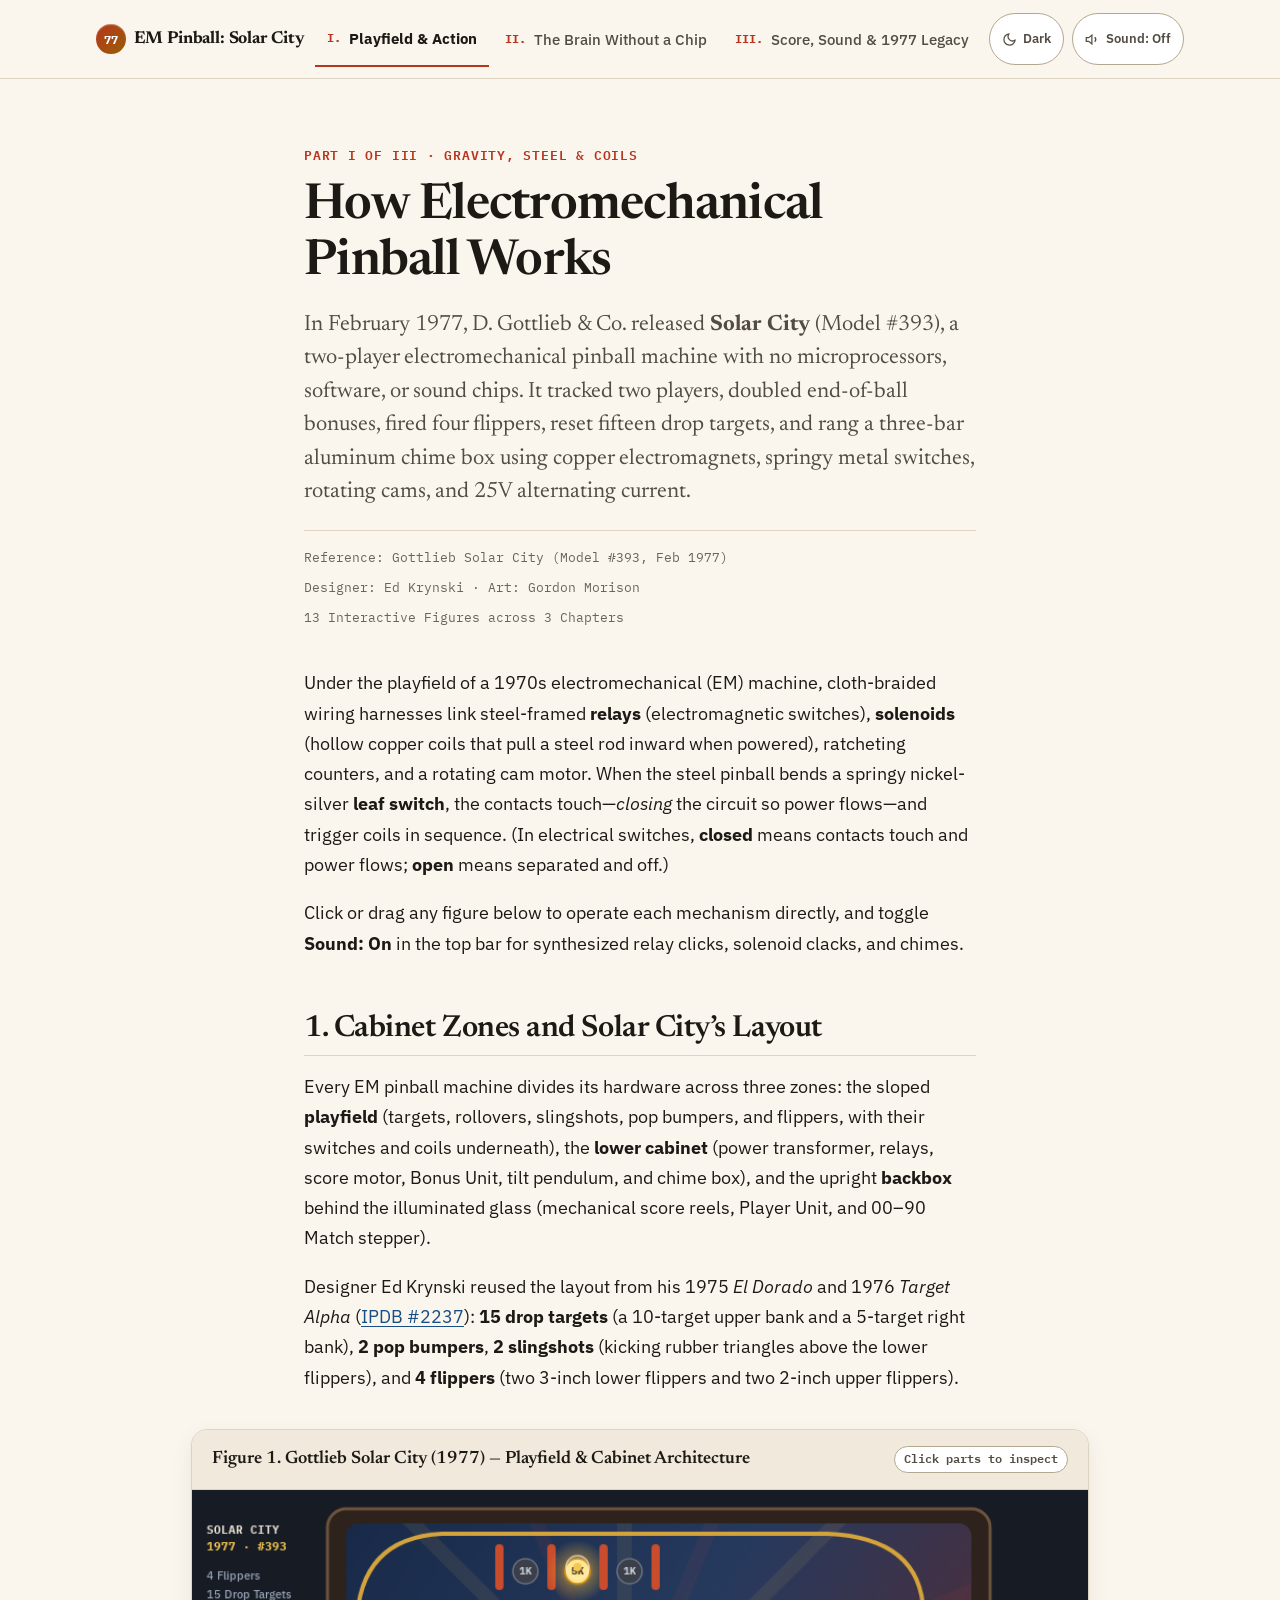
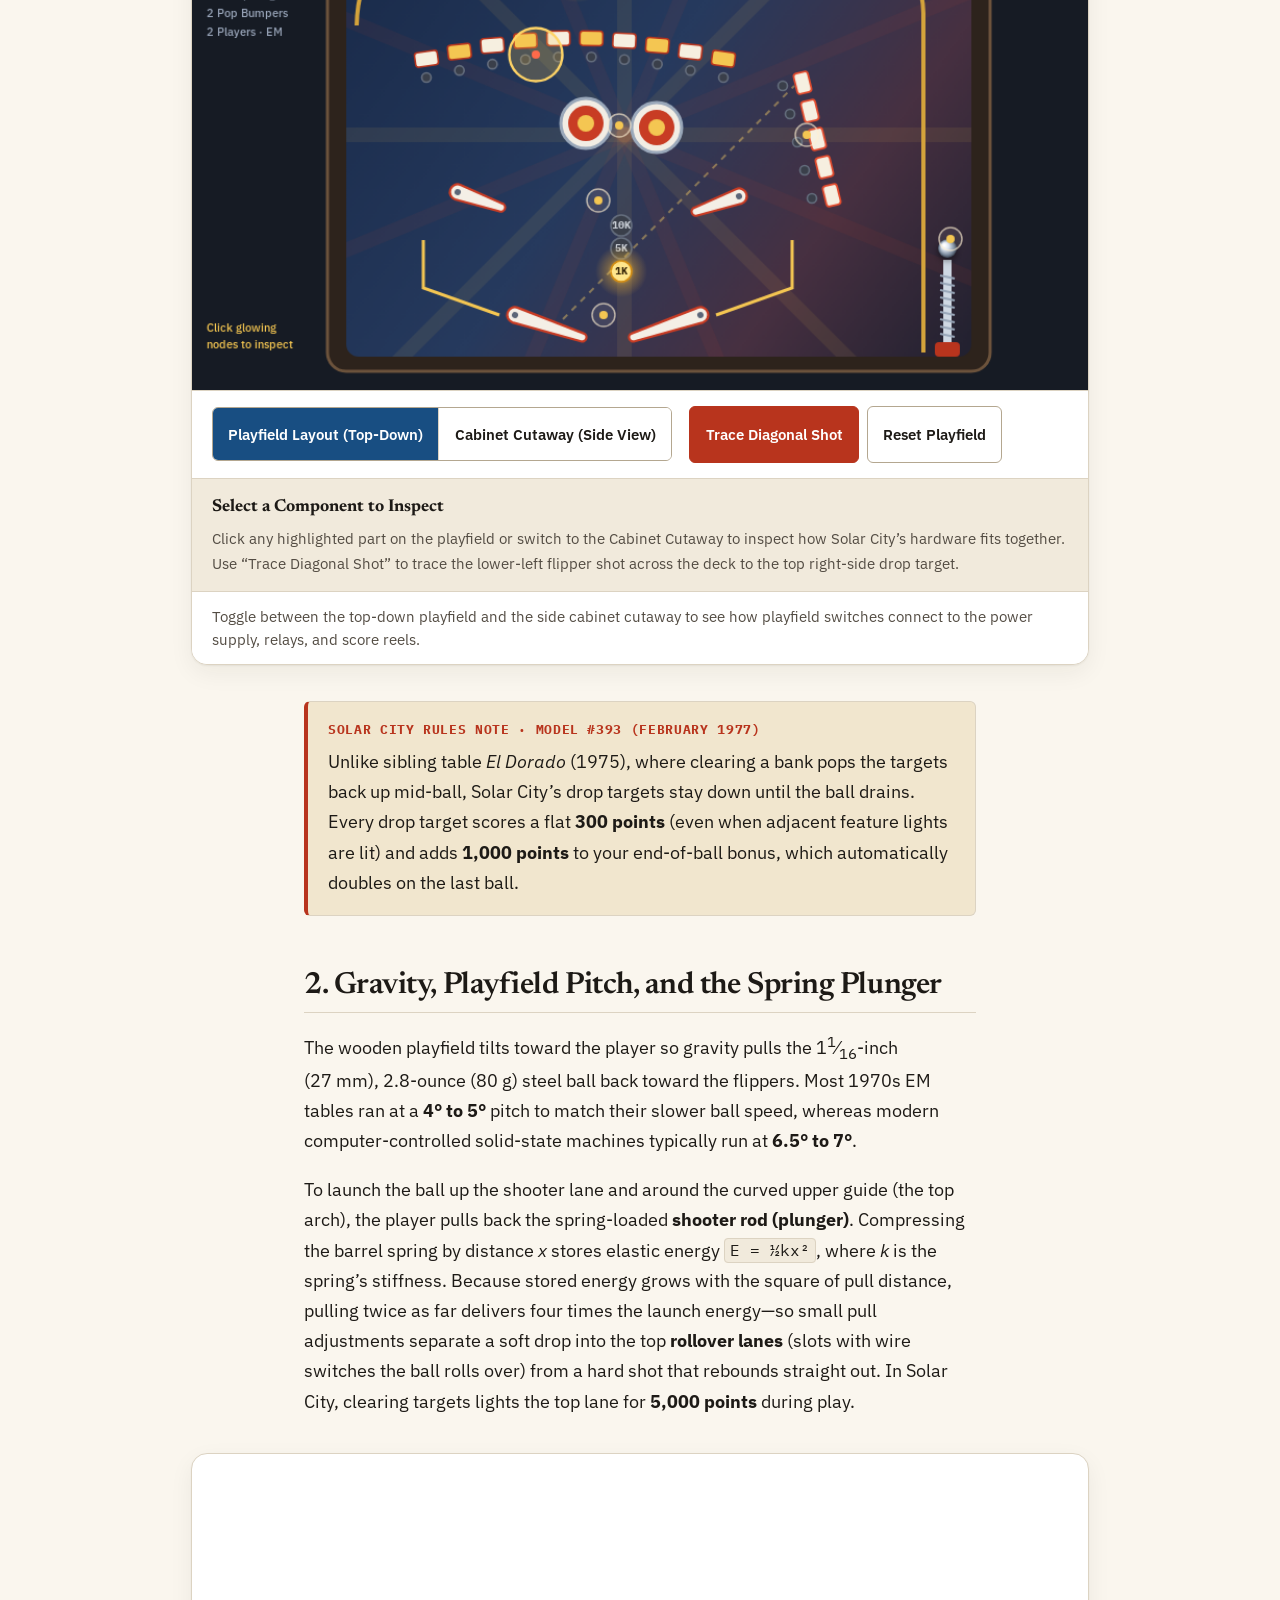
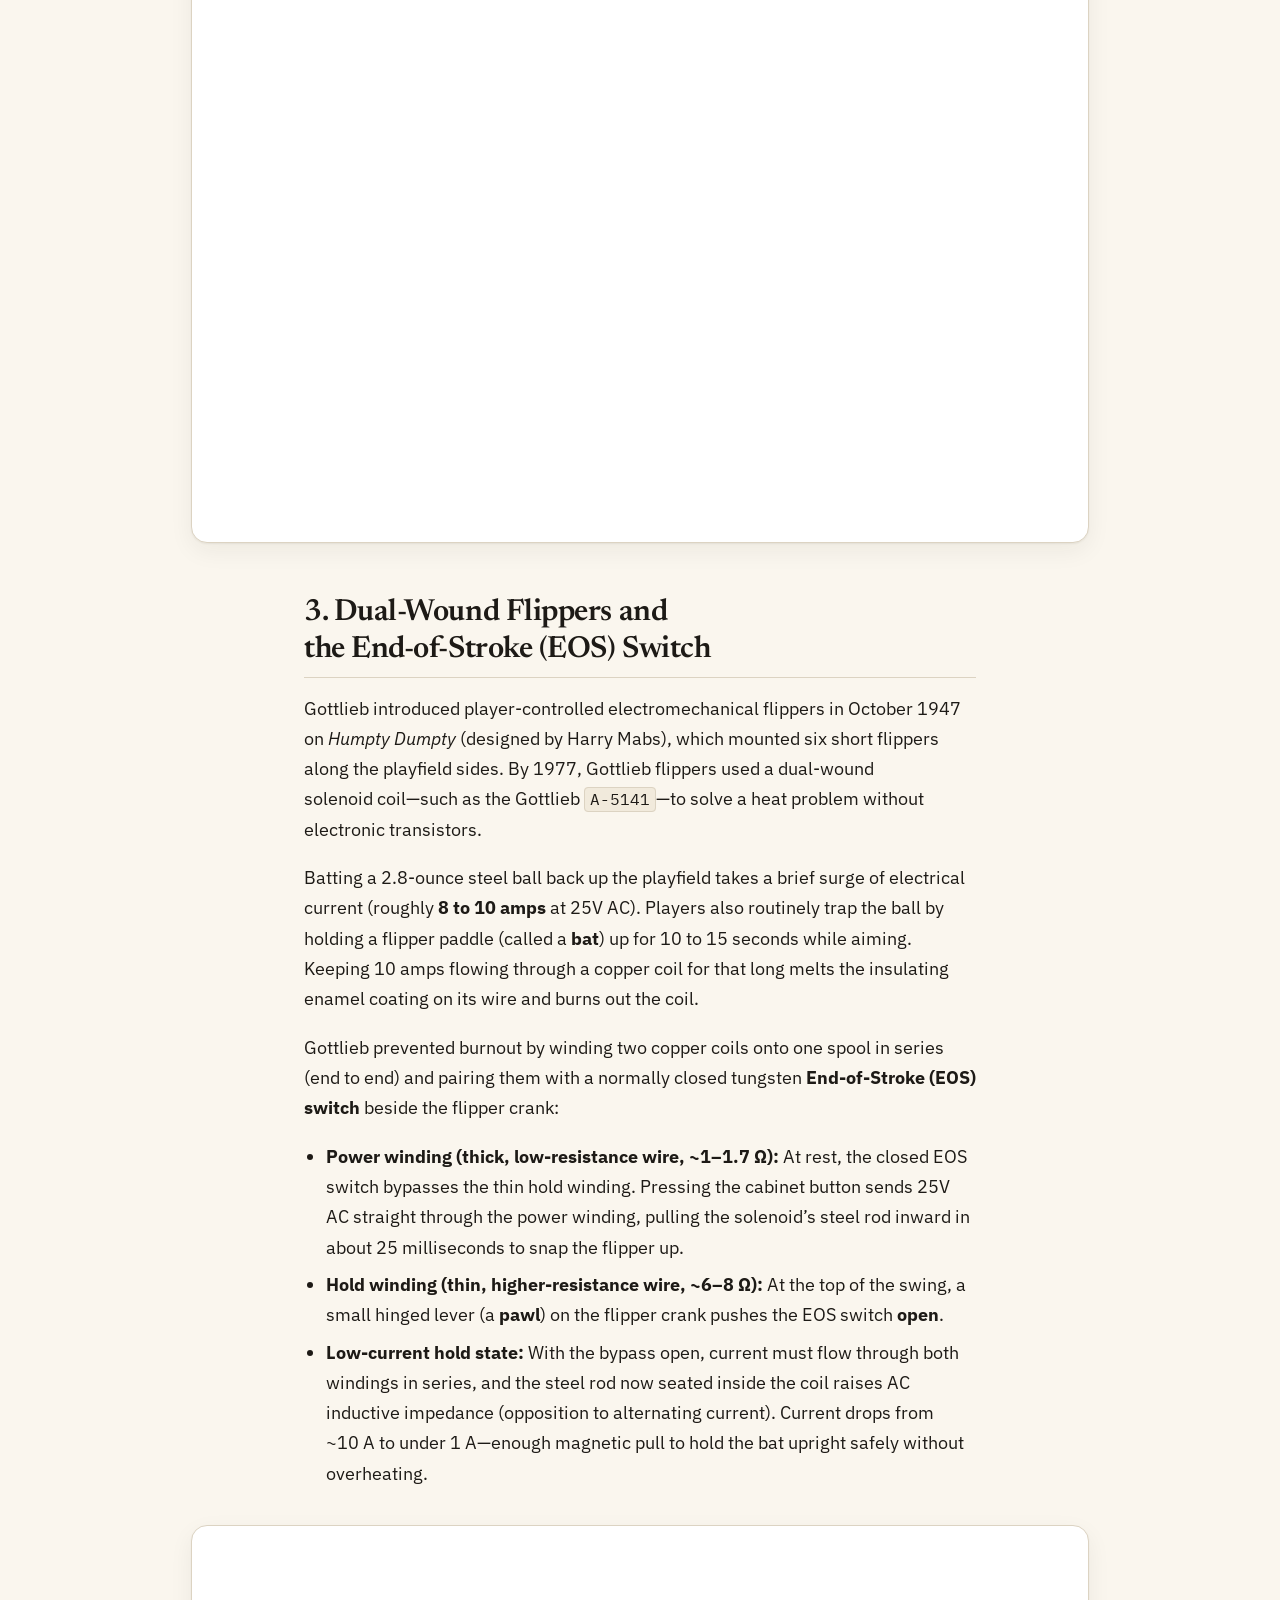
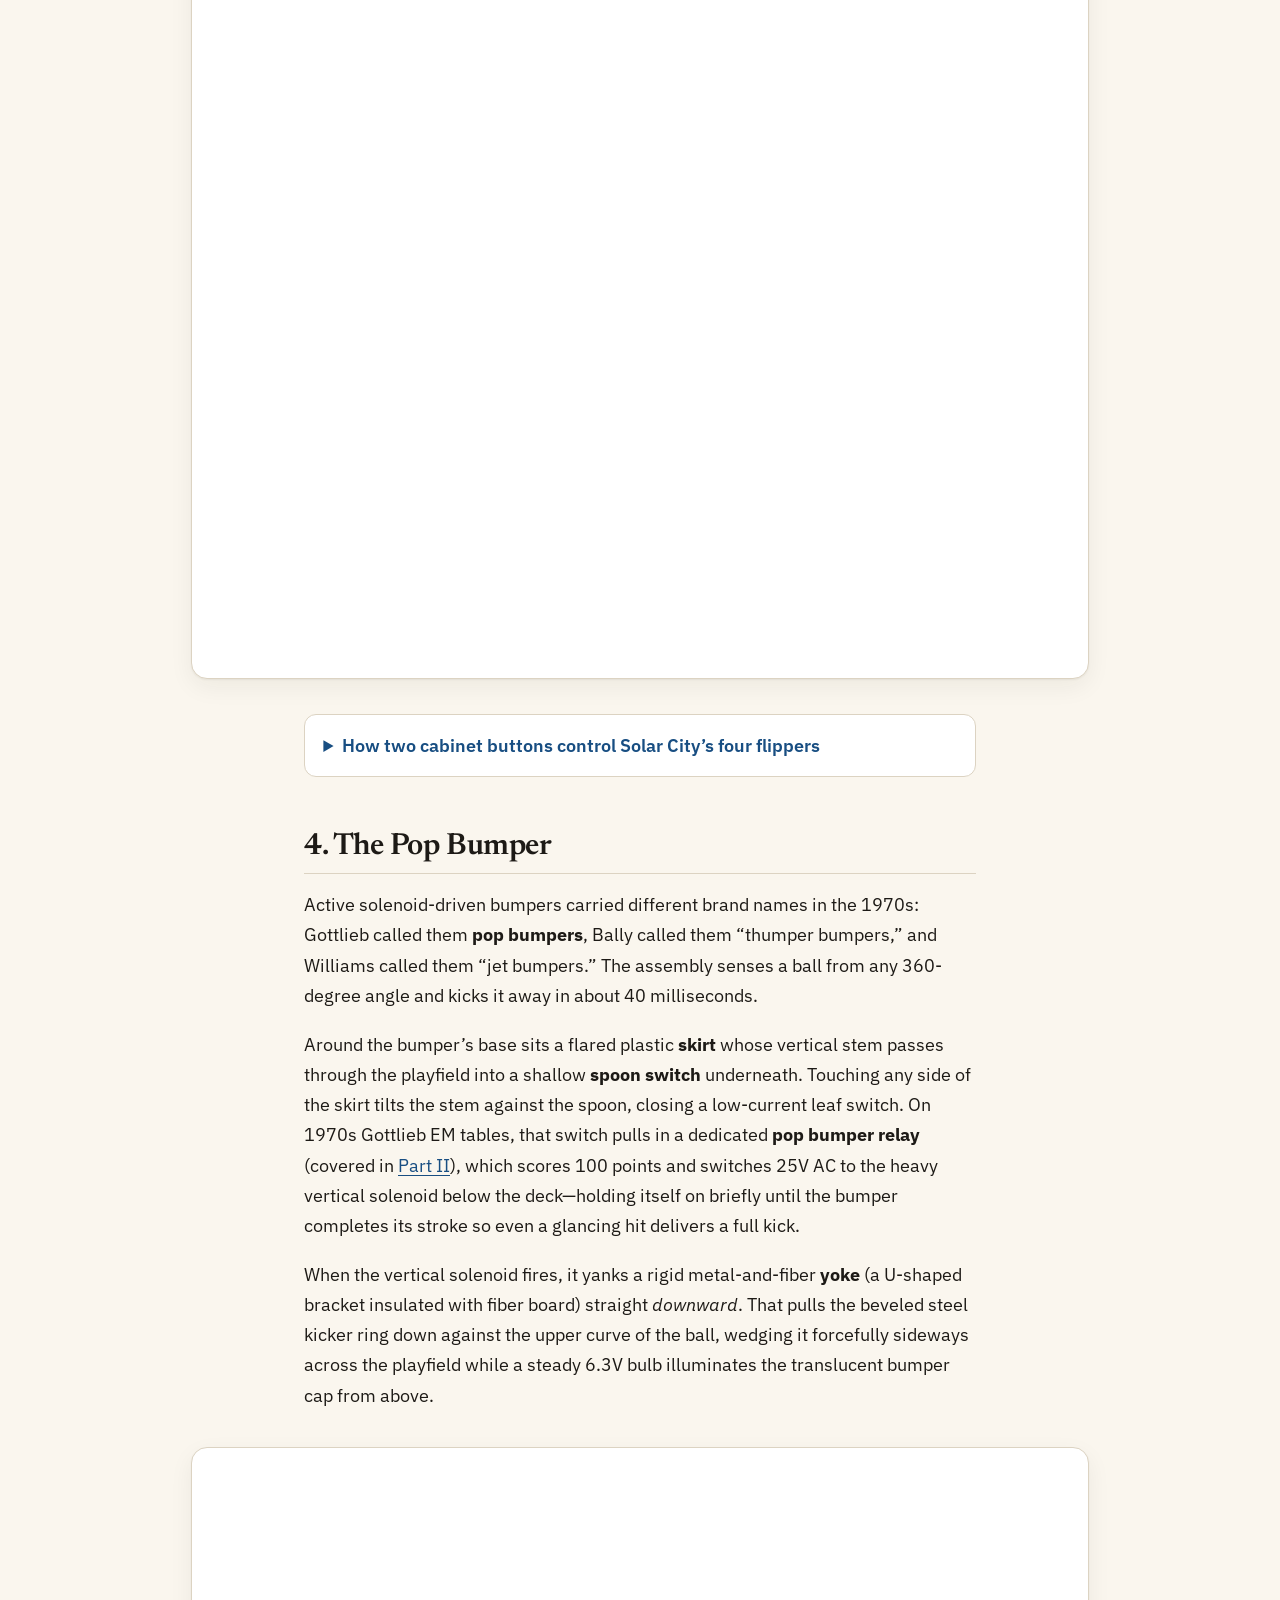
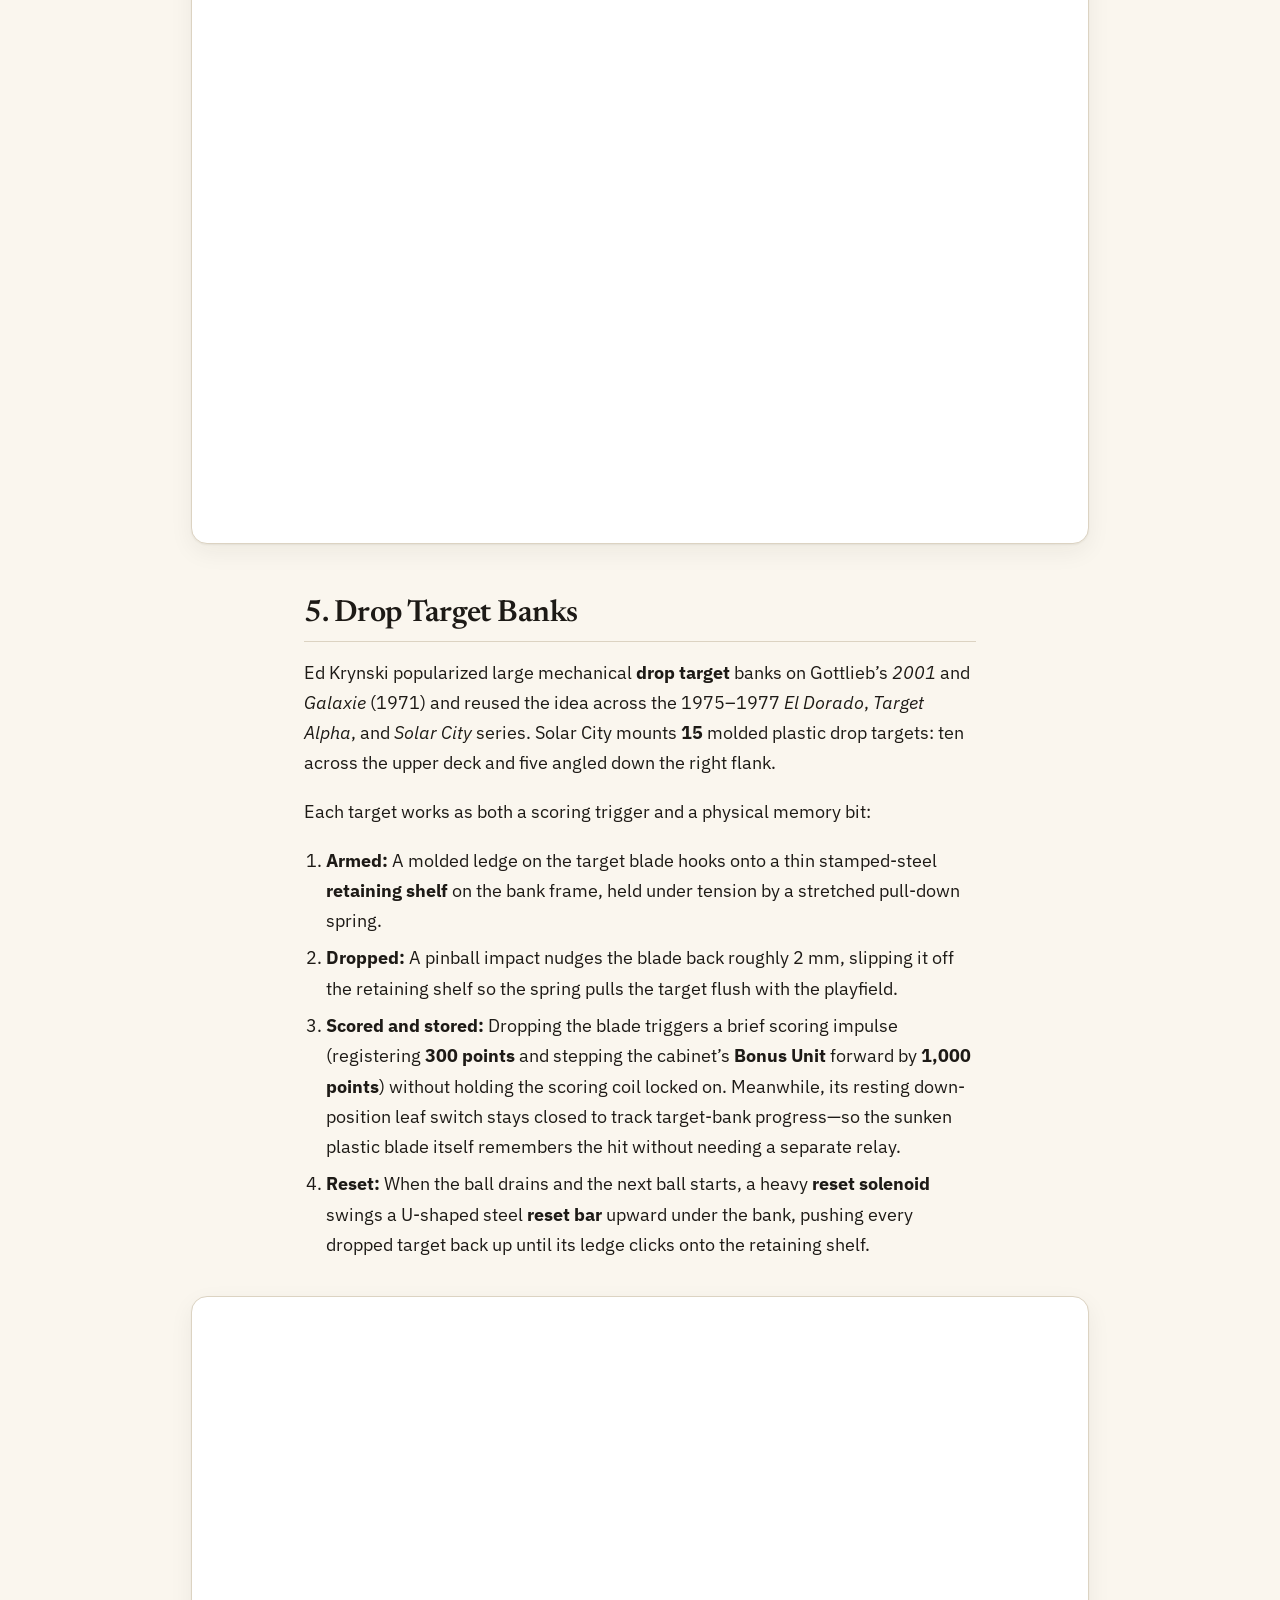
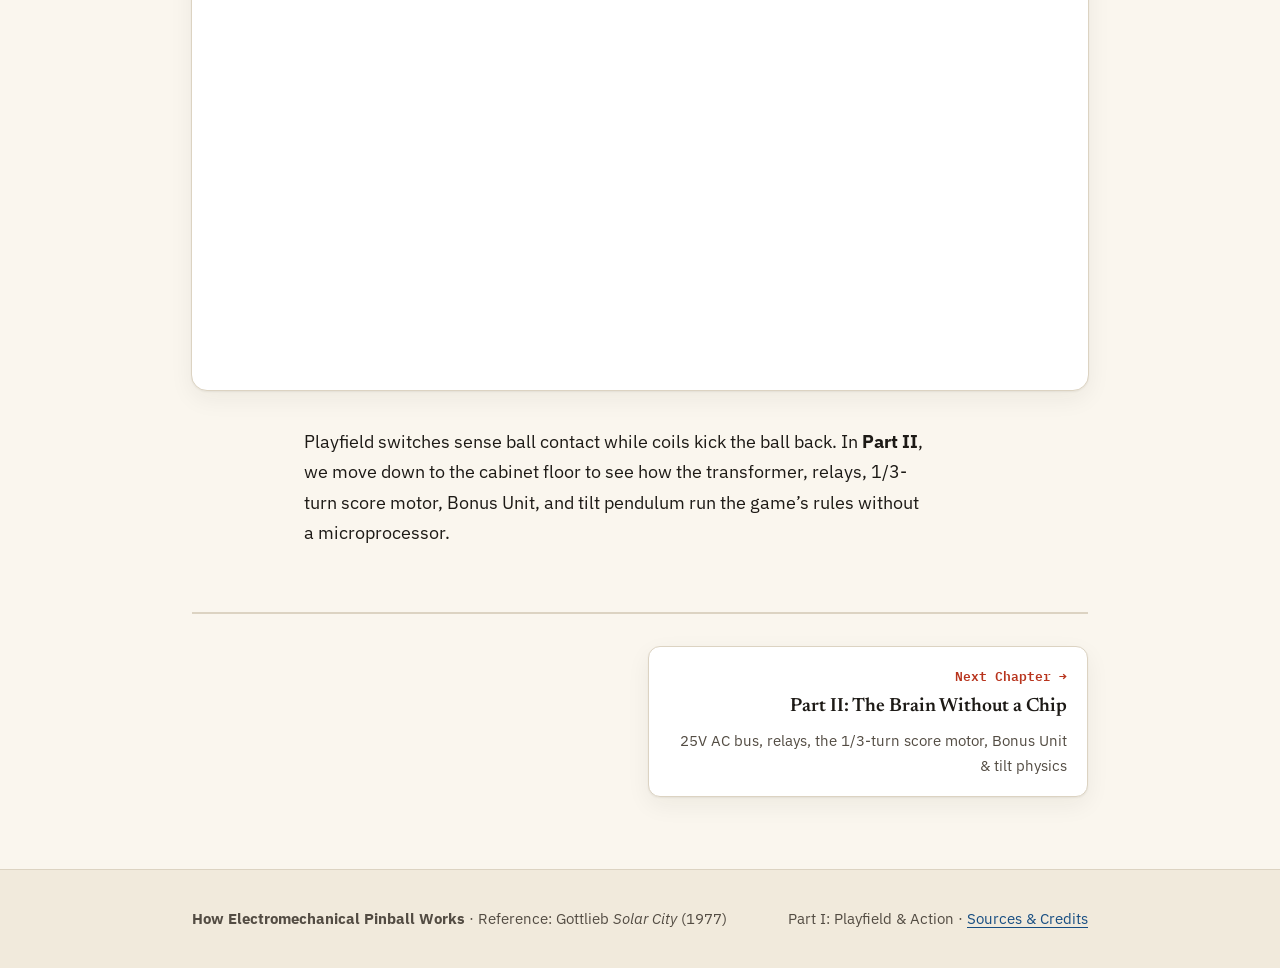
<file: 261124-how-old-pinball-machines-work/index.html>
<!DOCTYPE html>
<html lang="en">
<head>
  <meta charset="utf-8">
  <meta name="viewport" content="width=device-width, initial-scale=1.0">
  <meta name="color-scheme" content="light dark">
  <script>
    try {
      const s = localStorage.getItem('color-scheme');
      if (s === 'light' || s === 'dark') {
        document.querySelector('meta[name="color-scheme"]').content = s;
      }
    } catch {}
  </script>
  <title>Part I: Playfield &amp; Action | How Electromechanical Pinball Works</title>
  <meta name="description" content="An interactive mechanical and electrical guide to 1970s electromechanical pinball machines, using D. Gottlieb &amp; Co.'s 1977 Solar City as a reference.">
  <link rel="preconnect" href="https://fonts.googleapis.com">
  <link rel="preconnect" href="https://fonts.gstatic.com" crossorigin>
  <link href="https://fonts.googleapis.com/css2?family=IBM+Plex+Mono:wght@400;600;700&family=IBM+Plex+Sans:ital,wght@0,400;0,500;0,600;0,700;1,400&family=Newsreader:ital,opsz,wght@0,6..72,500;0,6..72,600;0,6..72,700;1,6..72,400&display=swap" rel="stylesheet">
  <link rel="stylesheet" href="css/style.css">
  <script type="module" src="js/core.js"></script>
  <script type="module" src="js/part1-playfield.js"></script>
</head>
<body>
  <div class="scroll-progress" aria-hidden="true"></div>
  <a href="#main-heading" class="skip-link visually-hidden">Skip to article content</a>

  <header class="site-header">
    <div class="header-inner">
      <a class="site-brand" href="index.html">
        <span class="brand-mark" aria-hidden="true">77</span>
        <span>EM Pinball: Solar City</span>
      </a>

      <div class="header-actions">
        <nav class="site-nav" aria-label="Primary">
          <button
            class="menu-button"
            type="button"
            popovertarget="site-menu"
            popovertargetaction="toggle"
            aria-controls="site-menu"
          >
            <svg width="16" height="16" viewBox="0 0 16 16" fill="none" stroke="currentColor" stroke-width="1.8" aria-hidden="true">
              <path d="M2 4h12M2 8h12M2 12h12"/>
            </svg>
            <span>Chapters</span>
          </button>

          <ul id="site-menu" class="site-menu" popover="auto">
            <li><a href="index.html" aria-current="page"><span class="nav-part-num">I.</span> Playfield &amp; Action</a></li>
            <li><a href="logic.html"><span class="nav-part-num">II.</span> The Brain Without a Chip</a></li>
            <li><a href="score-and-legacy.html"><span class="nav-part-num">III.</span> Score, Sound &amp; 1977 Legacy</a></li>
          </ul>
        </nav>

        <button class="theme-toggle" type="button" data-theme-toggle>
          <span class="theme-option theme-option-light">
            <svg width="15" height="15" viewBox="0 0 24 24" fill="none" stroke="currentColor" stroke-width="2" stroke-linecap="round" stroke-linejoin="round" aria-hidden="true">
              <circle cx="12" cy="12" r="4"/>
              <path d="M12 2v2M12 20v2M4.93 4.93l1.41 1.41M17.66 17.66l1.41 1.41M2 12h2M20 12h2M6.34 17.66l-1.41 1.41M19.07 4.93l-1.41 1.41"/>
            </svg>
            <span class="theme-label" aria-hidden="true">Light</span>
            <span class="sr-only">Switch to light mode</span>
          </span>
          <span class="theme-option theme-option-dark">
            <svg width="15" height="15" viewBox="0 0 24 24" fill="none" stroke="currentColor" stroke-width="2" stroke-linecap="round" stroke-linejoin="round" aria-hidden="true">
              <path d="M21 12.79A9 9 0 1 1 11.21 3 7 7 0 0 0 21 12.79z"/>
            </svg>
            <span class="theme-label" aria-hidden="true">Dark</span>
            <span class="sr-only">Switch to dark mode</span>
          </span>
        </button>

        <button class="audio-toggle" type="button" data-audio-toggle aria-pressed="false">
          <svg width="15" height="15" viewBox="0 0 24 24" fill="none" stroke="currentColor" stroke-width="2" aria-hidden="true">
            <path d="M11 5L6 9H2v6h4l5 4V5z"/>
            <path d="M15.54 8.46a5 5 0 0 1 0 7.07"/>
          </svg>
          <span data-audio-label>Sound: Off</span>
        </button>
      </div>
    </div>
  </header>

  <main class="article-shell">
    <article>
      <header class="article-hero">
        <p class="chapter-kicker">Part I of III &middot; Gravity, Steel &amp; Coils</p>
        <h1 id="main-heading" tabindex="-1">How Electromechanical Pinball Works</h1>
        <p class="hero-lead">
          In February 1977, D. Gottlieb &amp; Co. released <strong>Solar City</strong> (Model #393), a two-player electromechanical pinball machine with no microprocessors, software, or sound chips. It tracked two players, doubled end-of-ball bonuses, fired four flippers, reset fifteen drop targets, and rang a three-bar aluminum chime box using copper electromagnets, springy metal switches, rotating cams, and 25V alternating current.
        </p>
        <div class="article-meta">
          <span>Reference: Gottlieb Solar City (Model #393, Feb 1977)</span>
          <span>Designer: Ed Krynski &middot; Art: Gordon Morison</span>
          <span>13 Interactive Figures across 3 Chapters</span>
        </div>
      </header>

      <div class="prose">
        <p>
          Under the playfield of a 1970s electromechanical (EM) machine, cloth-braided wiring harnesses link steel-framed <strong>relays</strong> (electromagnetic switches), <strong>solenoids</strong> (hollow copper coils that pull a steel rod inward when powered), ratcheting counters, and a rotating cam motor. When the steel pinball bends a springy nickel-silver <strong>leaf switch</strong>, the contacts touch&mdash;<em>closing</em> the circuit so power flows&mdash;and trigger coils in sequence. (In electrical switches, <strong>closed</strong> means contacts touch and power flows; <strong>open</strong> means separated and off.)
        </p>
        <p>
          Click or drag any figure below to operate each mechanism directly, and toggle <strong>Sound: On</strong> in the top bar for synthesized relay clicks, solenoid clacks, and chimes.
        </p>

        <h2>1. Cabinet Zones and Solar City&rsquo;s Layout</h2>
        <p>
          Every EM pinball machine divides its hardware across three zones: the sloped <strong>playfield</strong> (targets, rollovers, slingshots, pop bumpers, and flippers, with their switches and coils underneath), the <strong>lower cabinet</strong> (power transformer, relays, score motor, Bonus Unit, tilt pendulum, and chime box), and the upright <strong>backbox</strong> behind the illuminated glass (mechanical score reels, Player Unit, and 00&ndash;90 Match stepper).
        </p>
        <p>
          Designer Ed Krynski reused the layout from his 1975 <em>El Dorado</em> and 1976 <em>Target Alpha</em> (<a href="https://www.ipdb.org/machine.cgi?id=2237">IPDB #2237</a>): <strong>15 drop targets</strong> (a 10-target upper bank and a 5-target right bank), <strong>2 pop bumpers</strong>, <strong>2 slingshots</strong> (kicking rubber triangles above the lower flippers), and <strong>4 flippers</strong> (two 3-inch lower flippers and two 2-inch upper flippers).
        </p>
      </div>

      <!-- DIAGRAM 1: Solar City Cabinet & Playfield Explorer -->
      <figure class="diagram-figure stage-breakout" id="fig-anatomy">
        <div class="diagram-header">
          <span class="diagram-title">Figure 1. Gottlieb Solar City (1977) &mdash; Playfield &amp; Cabinet Architecture</span>
          <span class="diagram-badge">Click parts to inspect</span>
        </div>
        <div class="diagram-canvas-wrap theme-cabinet">
          <canvas id="d1-canvas" class="diagram-canvas" width="860" height="480" role="img" aria-label="Interactive top-down playfield and side cabinet cutaway of the 1977 Gottlieb Solar City pinball machine showing its 15 drop targets, 4 flippers, 2 pop bumpers, 2 slingshots, score reels, score motor, and transformer."></canvas>
        </div>
        <div class="diagram-controls">
          <div class="btn-segmented" role="group" aria-label="Anatomy view mode">
            <button type="button" class="btn" id="d1-view-playfield" aria-pressed="true">Playfield Layout (Top-Down)</button>
            <button type="button" class="btn" id="d1-view-cabinet" aria-pressed="false">Cabinet Cutaway (Side View)</button>
          </div>
          <div class="control-group">
            <button type="button" class="btn btn-primary" id="d1-demo-shot">Trace Diagonal Shot</button>
            <button type="button" class="btn" id="d1-reset-targets">Reset Playfield</button>
          </div>
        </div>
        <div class="inspector-panel" aria-live="polite">
          <span class="inspector-name" id="d1-info-title">Select a Component to Inspect</span>
          <span class="inspector-desc" id="d1-info-desc">Click any highlighted part on the playfield or switch to the Cabinet Cutaway to inspect how Solar City&rsquo;s hardware fits together. Use &ldquo;Trace Diagonal Shot&rdquo; to trace the lower-left flipper shot across the deck to the top right-side drop target.</span>
        </div>
        <figcaption class="diagram-caption">
          Toggle between the top-down playfield and the side cabinet cutaway to see how playfield switches connect to the power supply, relays, and score reels.
        </figcaption>
      </figure>

      <div class="prose">
        <div class="callout callout-solar">
          <p class="callout-title">Solar City Rules Note &middot; Model #393 (February 1977)</p>
          <p>
            Unlike sibling table <em>El Dorado</em> (1975), where clearing a bank pops the targets back up mid-ball, Solar City&rsquo;s drop targets stay down until the ball drains. Every drop target scores a flat <strong>300 points</strong> (even when adjacent feature lights are lit) and adds <strong>1,000 points</strong> to your end-of-ball bonus, which automatically doubles on the last ball.
          </p>
        </div>

        <h2>2. Gravity, Playfield Pitch, and the Spring Plunger</h2>
        <p>
          The wooden playfield tilts toward the player so gravity pulls the 1<sup>1</sup>&frasl;<sub>16</sub>-inch (27&nbsp;mm), 2.8-ounce (80&nbsp;g) steel ball back toward the flippers. Most 1970s EM tables ran at a <strong>4&deg; to 5&deg;</strong> pitch to match their slower ball speed, whereas modern computer-controlled solid-state machines typically run at <strong>6.5&deg; to 7&deg;</strong>.
        </p>
        <p>
          To launch the ball up the shooter lane and around the curved upper guide (the top arch), the player pulls back the spring-loaded <strong>shooter rod (plunger)</strong>. Compressing the barrel spring by distance <em>x</em> stores elastic energy <code>E = &frac12;kx&sup2;</code>, where <em>k</em> is the spring&rsquo;s stiffness. Because stored energy grows with the square of pull distance, pulling twice as far delivers four times the launch energy&mdash;so small pull adjustments separate a soft drop into the top <strong>rollover lanes</strong> (slots with wire switches the ball rolls over) from a hard shot that rebounds straight out. In Solar City, clearing targets lights the top lane for <strong>5,000 points</strong> during play.
        </p>
      </div>

      <!-- DIAGRAM 2: Plunger, Spring Energy & Slope -->
      <figure class="diagram-figure stage-breakout" id="fig-plunger">
        <div class="diagram-header">
          <span class="diagram-title">Figure 2. Spring Plunger Energy &amp; Playfield Pitch Physics</span>
          <span class="diagram-badge">Drag plunger or use slider</span>
        </div>
        <div class="diagram-canvas-wrap">
          <canvas id="d2-canvas" class="diagram-canvas interactive-drag" width="860" height="350" role="img" aria-label="Interactive physics cutaway of a spring-loaded pinball shooter rod launching a steel ball up an inclined shooter lane toward top rollover lanes."></canvas>
        </div>
        <div class="diagram-controls">
          <div class="slider-control">
            <div class="slider-label-row">
              <label for="d2-pull">Plunger Pull Compression</label>
              <span class="slider-readout" id="d2-pull-val">62%</span>
            </div>
            <input type="range" id="d2-pull" min="15" max="100" value="62" step="1">
          </div>
          <div class="slider-control">
            <div class="slider-label-row">
              <label for="d2-pitch">Playfield Slope Angle</label>
              <span class="slider-readout" id="d2-pitch-val">6.5&deg;</span>
            </div>
            <input type="range" id="d2-pitch" min="3.0" max="8.5" value="6.5" step="0.5">
          </div>
          <div class="control-group">
            <button type="button" class="btn btn-primary" id="d2-launch">Release Plunger</button>
            <button type="button" class="btn" id="d2-reset">Reload Ball</button>
          </div>
        </div>
        <div class="diagram-telemetry" aria-live="polite">
          <span class="telemetry-item"><span class="telemetry-dot is-active" aria-hidden="true"></span>Stored Energy: <strong id="d2-energy">0.38 J</strong></span>
          <span class="telemetry-item"><span class="telemetry-dot is-ok" aria-hidden="true"></span>Slope Pull (g&middot;sin&theta;): <strong id="d2-grav">1.11 m/s&sup2;</strong></span>
          <span class="telemetry-item"><span class="telemetry-dot is-lamp" aria-hidden="true"></span>Outcome: <strong id="d2-result">Ready in shooter lane &mdash; test soft vs. hard pulls.</strong></span>
        </div>
        <figcaption class="diagram-caption">
          Pull the brass shooter rod on the canvas (or adjust compression) and release. The slope defaults to a steep 6.5&deg; modern pitch; lower it to 4.5&deg;&ndash;5.0&deg; to compare a classic 1970s EM angle and watch downhill gravity pull (<em>g&middot;sin&theta;</em>) drop. (A rolling steel sphere accelerates slightly slower than a sliding block because rotational inertia absorbs part of the force.)
        </figcaption>
      </figure>

      <div class="prose">
        <h2>3. Dual-Wound Flippers and the End-of-Stroke (EOS) Switch</h2>
        <p>
          Gottlieb introduced player-controlled electromechanical flippers in October 1947 on <em>Humpty Dumpty</em> (designed by Harry Mabs), which mounted six short flippers along the playfield sides. By 1977, Gottlieb flippers used a dual-wound solenoid coil&mdash;such as the Gottlieb <code>A-5141</code>&mdash;to solve a heat problem without electronic transistors.
        </p>
        <p>
          Batting a 2.8-ounce steel ball back up the playfield takes a brief surge of electrical current (roughly <strong>8 to 10 amps</strong> at 25V AC). Players also routinely trap the ball by holding a flipper paddle (called a <strong>bat</strong>) up for 10 to 15 seconds while aiming. Keeping 10 amps flowing through a copper coil for that long melts the insulating enamel coating on its wire and burns out the coil.
        </p>
        <p>
          Gottlieb prevented burnout by winding two copper coils onto one spool in series (end to end) and pairing them with a normally closed tungsten <strong>End-of-Stroke (EOS) switch</strong> beside the flipper crank:
        </p>
        <ul>
          <li><strong>Power winding (thick, low-resistance wire, ~1&ndash;1.7&nbsp;&Omega;):</strong> At rest, the closed EOS switch bypasses the thin hold winding. Pressing the cabinet button sends 25V AC straight through the power winding, pulling the solenoid&rsquo;s steel rod inward in about 25 milliseconds to snap the flipper up.</li>
          <li><strong>Hold winding (thin, higher-resistance wire, ~6&ndash;8&nbsp;&Omega;):</strong> At the top of the swing, a small hinged lever (a <strong>pawl</strong>) on the flipper crank pushes the EOS switch <strong>open</strong>.</li>
          <li><strong>Low-current hold state:</strong> With the bypass open, current must flow through both windings in series, and the steel rod now seated inside the coil raises AC inductive impedance (opposition to alternating current). Current drops from ~10&nbsp;A to under 1&nbsp;A&mdash;enough magnetic pull to hold the bat upright safely without overheating.</li>
        </ul>
      </div>

      <!-- DIAGRAM 3: Dual-Wound Flipper & EOS Switch -->
      <figure class="diagram-figure stage-breakout" id="fig-flipper">
        <div class="diagram-header">
          <span class="diagram-title">Figure 3. Dual-Wound Flipper Solenoid &amp; End-of-Stroke (EOS) Switch</span>
          <span class="diagram-badge">Press &amp; hold button or Space</span>
        </div>
        <div class="diagram-canvas-wrap">
          <canvas id="d3-canvas" class="diagram-canvas" width="860" height="420" role="img" aria-label="Interactive electrical and mechanical cutaway of a Gottlieb dual-wound pinball flipper coil showing the power winding, hold winding, steel solenoid rod, crank linkage, flipper bat, and End-of-Stroke switch."></canvas>
        </div>
        <div class="diagram-controls">
          <div class="control-group">
            <button type="button" class="btn btn-primary" id="d3-hold-btn">Press &amp; Hold Flipper Button</button>
            <button type="button" class="btn" id="d3-latch-btn" aria-pressed="false">Lock Button Held</button>
            <button type="button" class="btn" id="d3-fault-btn" aria-pressed="false">Simulate Welded EOS (Fault)</button>
          </div>
          <div class="slider-control">
            <div class="slider-label-row">
              <label for="d3-speed">Playback Speed</label>
              <span class="slider-readout" id="d3-speed-val">Slow-Mo (0.25&times;)</span>
            </div>
            <input type="range" id="d3-speed" min="1" max="4" value="2" step="1">
          </div>
        </div>
        <div class="diagram-telemetry" aria-live="polite">
          <span class="telemetry-item"><span class="telemetry-dot" id="d3-dot-eos" aria-hidden="true"></span>EOS Switch: <strong id="d3-state-eos">CLOSED (Hold Bypassed)</strong></span>
          <span class="telemetry-item"><span class="telemetry-dot" id="d3-dot-curr" aria-hidden="true"></span>Coil Current: <strong id="d3-state-curr">0.0 A</strong></span>
          <span class="telemetry-item"><span class="telemetry-dot" id="d3-dot-temp" aria-hidden="true"></span>Coil Temp: <strong id="d3-state-temp">28&deg;C / 82&deg;F (Safe)</strong></span>
        </div>
        <figcaption class="diagram-caption">
          Hold the flipper button (or lock it held) in slow motion to watch 25V AC surge through the red Power Winding until the crank pawl opens the EOS switch and shifts current into the blue Hold Winding. Toggle <strong>Simulate Welded EOS</strong> to see what happens when electrical arcing fuses the EOS contacts shut and overheats the coil.
        </figcaption>
      </figure>

      <div class="prose">
        <details class="tech-note">
          <summary>How two cabinet buttons control Solar City&rsquo;s four flippers</summary>
          <p>
            Solar City mounts <strong>four flippers</strong> (two 3-inch lower flippers and two 2-inch upper flippers) but uses only one button on each side of the cabinet. Behind each button sits a <strong>dual-stack flipper switch</strong> with two separate contact pairs fed from the same 25V supply lug&mdash;one wired to the lower coil and one to the upper coil. When adjusted for <em>staged flipping</em>, a half-press activates the lower flipper first and a full press raises both, letting players trap a ball on the lower bat while swinging the upper bat. Each of the four coils keeps its own under-playfield EOS switch.
          </p>
        </details>

        <h2>4. The Pop Bumper</h2>
        <p>
          Active solenoid-driven bumpers carried different brand names in the 1970s: Gottlieb called them <strong>pop bumpers</strong>, Bally called them &ldquo;thumper bumpers,&rdquo; and Williams called them &ldquo;jet bumpers.&rdquo; The assembly senses a ball from any 360-degree angle and kicks it away in about 40 milliseconds.
        </p>
        <p>
          Around the bumper&rsquo;s base sits a flared plastic <strong>skirt</strong> whose vertical stem passes through the playfield into a shallow <strong>spoon switch</strong> underneath. Touching any side of the skirt tilts the stem against the spoon, closing a low-current leaf switch. On 1970s Gottlieb EM tables, that switch pulls in a dedicated <strong>pop bumper relay</strong> (covered in <a href="logic.html">Part II</a>), which scores 100 points and switches 25V AC to the heavy vertical solenoid below the deck&mdash;holding itself on briefly until the bumper completes its stroke so even a glancing hit delivers a full kick.
        </p>
        <p>
          When the vertical solenoid fires, it yanks a rigid metal-and-fiber <strong>yoke</strong> (a U-shaped bracket insulated with fiber board) straight <em>downward</em>. That pulls the beveled steel kicker ring down against the upper curve of the ball, wedging it forcefully sideways across the playfield while a steady 6.3V bulb illuminates the translucent bumper cap from above.
        </p>
      </div>

      <!-- DIAGRAM 4: Pop Bumper Cutaway -->
      <figure class="diagram-figure stage-breakout" id="fig-bumper">
        <div class="diagram-header">
          <span class="diagram-title">Figure 4. Pop Bumper &mdash; Above &amp; Beneath the Playfield</span>
          <span class="diagram-badge">Click canvas or fire ball</span>
        </div>
        <div class="diagram-canvas-wrap theme-cabinet">
          <canvas id="d4-canvas" class="diagram-canvas" width="860" height="390" role="img" aria-label="Interactive vertical cross-section of a Gottlieb electromechanical pop bumper showing the cap lamp, tilting plastic skirt, metal kicker ring, under-playfield spoon switch, solenoid coil, and fiber yoke."></canvas>
        </div>
        <div class="diagram-controls">
          <div class="control-group">
            <button type="button" class="btn btn-primary" id="d4-send-left">Roll Ball from Left</button>
            <button type="button" class="btn btn-cobalt" id="d4-send-right">Roll Ball from Right</button>
            <button type="button" class="btn" id="d4-slowmo" aria-pressed="true">Slow-Mo (0.15&times;)</button>
          </div>
        </div>
        <div class="diagram-telemetry" aria-live="polite">
          <span class="telemetry-item"><span class="telemetry-dot" id="d4-dot-phase" aria-hidden="true"></span>Phase: <strong id="d4-phase-text">Idle &mdash; Waiting for ball contact</strong></span>
          <span class="telemetry-item"><span class="telemetry-dot" id="d4-dot-sw" aria-hidden="true"></span>Spoon Switch: <strong id="d4-sw-text">OPEN</strong></span>
          <span class="telemetry-item"><span class="telemetry-dot" id="d4-dot-pts" aria-hidden="true"></span>Pop Bumper Hits: <strong id="d4-hits">0 (+0 pts)</strong></span>
        </div>
        <figcaption class="diagram-caption">
          Watch the sequence in slow motion: the ball tilts the skirt, its lower stem closes the spoon switch, and the 25V solenoid yanks the beveled steel ring downward to wedge the ball sideways while scoring 100 points. (The cutaway simplifies the wiring by omitting the cabinet pop bumper relay between the spoon switch and coil.)
        </figcaption>
      </figure>

      <div class="prose">
        <h2>5. Drop Target Banks</h2>
        <p>
          Ed Krynski popularized large mechanical <strong>drop target</strong> banks on Gottlieb&rsquo;s <em>2001</em> and <em>Galaxie</em> (1971) and reused the idea across the 1975&ndash;1977 <em>El Dorado</em>, <em>Target Alpha</em>, and <em>Solar City</em> series. Solar City mounts <strong>15</strong> molded plastic drop targets: ten across the upper deck and five angled down the right flank.
        </p>
        <p>
          Each target works as both a scoring trigger and a physical memory bit:
        </p>
        <ol>
          <li><strong>Armed:</strong> A molded ledge on the target blade hooks onto a thin stamped-steel <strong>retaining shelf</strong> on the bank frame, held under tension by a stretched pull-down spring.</li>
          <li><strong>Dropped:</strong> A pinball impact nudges the blade back roughly 2&nbsp;mm, slipping it off the retaining shelf so the spring pulls the target flush with the playfield.</li>
          <li><strong>Scored and stored:</strong> Dropping the blade triggers a brief scoring impulse (registering <strong>300 points</strong> and stepping the cabinet&rsquo;s <strong>Bonus Unit</strong> forward by <strong>1,000 points</strong>) without holding the scoring coil locked on. Meanwhile, its resting down-position leaf switch stays closed to track target-bank progress&mdash;so the sunken plastic blade itself remembers the hit without needing a separate relay.</li>
          <li><strong>Reset:</strong> When the ball drains and the next ball starts, a heavy <strong>reset solenoid</strong> swings a U-shaped steel <strong>reset bar</strong> upward under the bank, pushing every dropped target back up until its ledge clicks onto the retaining shelf.</li>
        </ol>
      </div>

      <!-- DIAGRAM 5: Drop Target Bank & Reset Mechanism -->
      <figure class="diagram-figure stage-breakout" id="fig-droptargets">
        <div class="diagram-header">
          <span class="diagram-title">Figure 5. Solar City 5-Target Drop Bank &amp; Side Latch Cutaway</span>
          <span class="diagram-badge">Click targets to knock down</span>
        </div>
        <div class="diagram-canvas-wrap">
          <canvas id="d5-canvas" class="diagram-canvas" width="860" height="410" role="img" aria-label="Interactive dual diagram showing five Solar City drop targets on the left and a mechanical side cross-section on the right illustrating the retaining shelf, pull-down spring, behind-bank leaf switch, and U-shaped solenoid reset bar."></canvas>
        </div>
        <div class="diagram-controls">
          <div class="control-group">
            <button type="button" class="btn btn-primary" id="d5-shoot">Shoot Next Target</button>
            <button type="button" class="btn btn-cobalt" id="d5-reset-bank">End of Ball &mdash; Fire Reset Solenoid</button>
          </div>
          <div class="control-group" role="group" aria-label="Individual target triggers">
            <button type="button" class="btn" data-drop-target="0">#1</button>
            <button type="button" class="btn" data-drop-target="1">#2</button>
            <button type="button" class="btn" data-drop-target="2">#3</button>
            <button type="button" class="btn" data-drop-target="3">#4</button>
            <button type="button" class="btn" data-drop-target="4">#5</button>
          </div>
        </div>
        <div class="diagram-telemetry" aria-live="polite">
          <span class="telemetry-item"><span class="telemetry-dot is-active" aria-hidden="true"></span>Targets Down: <strong id="d5-down-count">0 / 5</strong></span>
          <span class="telemetry-item"><span class="telemetry-dot is-ok" aria-hidden="true"></span>Immediate Score: <strong id="d5-score">0 pts</strong></span>
          <span class="telemetry-item"><span class="telemetry-dot is-lamp" aria-hidden="true"></span>Bonus Added: <strong id="d5-bonus">+0 pts</strong></span>
        </div>
        <figcaption class="diagram-caption">
          Click any target on the canvas (or buttons #1&ndash;#5) to drop it off the retaining shelf while the cross-section mirrors the spring, leaf switch, and latch. Fire the <strong>Reset Solenoid</strong> to lift all dropped targets back onto the shelf at once.
        </figcaption>
      </figure>

      <div class="prose">
        <p>
          Playfield switches sense ball contact while coils kick the ball back. In <strong>Part II</strong>, we move down to the cabinet floor to see how the transformer, relays, 1/3-turn score motor, Bonus Unit, and tilt pendulum run the game&rsquo;s rules without a microprocessor.
        </p>
      </div>

      <nav class="chapter-pager" aria-label="Chapter navigation">
        <div aria-hidden="true"></div>
        <a class="pager-link pager-next" href="logic.html">
          <span class="pager-dir">Next Chapter &rarr;</span>
          <span class="pager-title">Part II: The Brain Without a Chip</span>
          <span class="pager-sub">25V AC bus, relays, the 1/3-turn score motor, Bonus Unit &amp; tilt physics</span>
        </a>
      </nav>
    </article>
  </main>

  <footer class="site-footer">
    <div class="footer-inner">
      <div>
        <strong>How Electromechanical Pinball Works</strong> &middot; Reference: Gottlieb <em>Solar City</em> (1977)
      </div>
      <div>
        Part I: Playfield &amp; Action &middot; <a href="score-and-legacy.html#sources">Sources &amp; Credits</a>
      </div>
    </div>
  </footer>
</body>
</html>
</file>
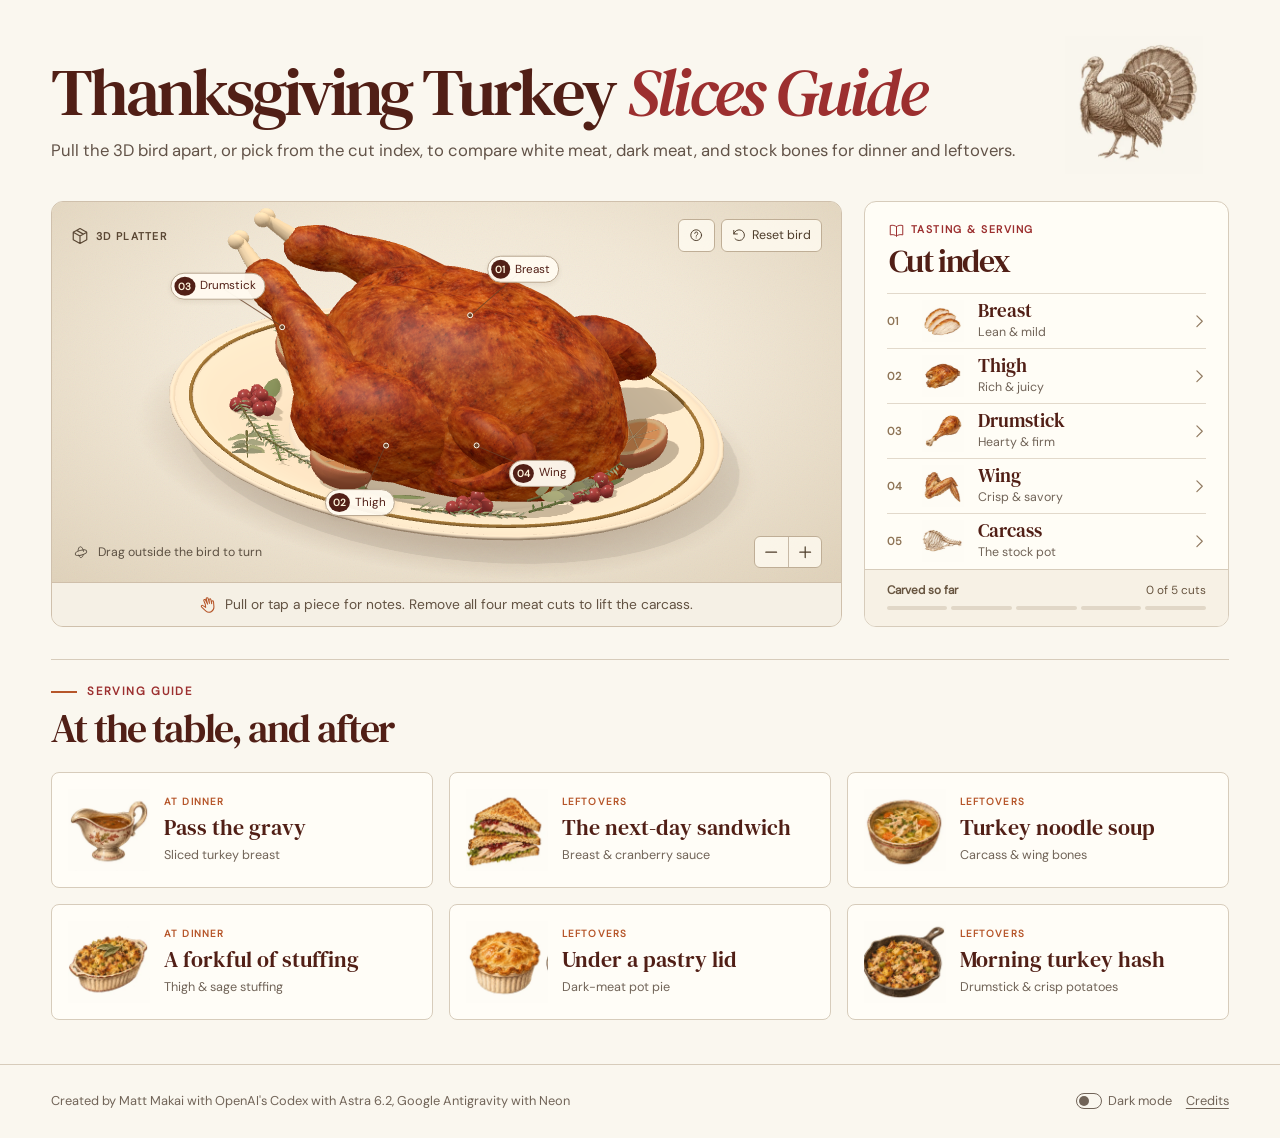
<file: 261126-turkey-explained-threejs/index.html>
<!doctype html>
<html lang="en">
  <head>
    <meta charset="utf-8" />
    <meta name="viewport" content="width=device-width, initial-scale=1" />
    <meta name="theme-color" content="#faf7ef" />
    <meta
      name="description"
      content="Pull apart a 3D roast turkey to compare the breast, thigh, drumstick, wing, and carcass, with serving tips for dinner and leftovers."
    />
    <title>Thanksgiving Turkey Slices Guide</title>
    <link rel="icon" href="assets/art/turkey.webp" />
    <script src="theme.js"></script>
    <link rel="stylesheet" href="styles.css" />
    <script type="module" src="app.js"></script>
  </head>
  <body>
    <a class="skip" href="#board">Skip to carving board</a>
    <main id="top" class="wrap">
      <section class="intro" aria-labelledby="title">
        <div>
          <h1 id="title">Thanksgiving Turkey <em>Slices Guide</em></h1>
          <p class="lede">
            Pull the 3D bird apart, or pick from the cut index, to compare white
            meat, dark meat, and stock bones for dinner and leftovers.
          </p>
        </div>
        <img
          class="turkey-engraving"
          src="assets/art/turkey.webp"
          alt=""
          width="300"
          height="300"
        />
      </section>
      <section
        class="workbench"
        id="board"
        aria-label="Interactive turkey carving board"
      >
        <div class="model-column">
          <div
            id="stage"
            class="stage"
            aria-label="3D roast turkey on a platter"
          >
            <div class="scene" id="scene">
              <img
                class="poster"
                src="assets/turkey-poster.webp"
                alt="Golden roast turkey garnished with cranberries, oranges, and herbs on an oval platter."
              />
            </div>
            <div class="stage-ui">
              <span class="view-label"
                ><span data-icon="cube"></span>3D platter</span
              >
              <div class="board-actions">
                <button id="help" class="board-action" aria-label="How it works" title="How it works">
                  <span data-icon="help"></span>
                </button>
                <button id="reset" class="board-action">
                  <span data-icon="reset"></span>Reset bird
                </button>
              </div>
            </div>
            <div id="markers"></div>
            <div class="stage-message" id="loading" role="status">
              Loading 3D turkey…
            </div>
            <div class="bottom-ui">
              <span class="view-hint"
                ><span data-icon="orbit"></span>Drag outside the bird to
                turn</span
              >
              <div class="zoom">
                <button id="zoom-out" aria-label="Zoom out" title="Zoom out">
                  <span data-icon="minus"></span></button
                ><button id="zoom-in" aria-label="Zoom in" title="Zoom in">
                  <span data-icon="plus"></span>
                </button>
              </div>
            </div>
          </div>
          <div class="board-caption">
            <span class="caption-icon" data-icon="hand"></span
            ><span
              >Pull or tap a piece for notes. Remove all four meat cuts to lift
              the carcass.</span
            >
          </div>
        </div>
        <aside
          class="cut-panel"
          aria-label="Turkey cut index and serving notes"
        >
          <div id="index-view">
            <div class="panel-heading">
              <p class="overline">
                <span data-icon="book"></span>Tasting &amp; serving
              </p>
              <h2>Cut index</h2>
            </div>
            <div class="cut-list" id="cuts"></div>
          </div>
          <div id="detail-view" hidden></div>
          <div class="progress-area">
            <div class="progress-label">
              <span>Carved so far</span
              ><span id="progress-count">0 of 5 cuts</span>
            </div>
            <div id="progress-track" aria-hidden="true"></div>
          </div>
        </aside>
      </section>
      <section class="serving" id="serving" aria-labelledby="serving-title">
        <p class="overline"><span class="short-rule"></span>Serving guide</p>
        <h2 id="serving-title">At the table, and after</h2>
        <div class="ideas" id="ideas"></div>
      </section>
    </main>
    <footer id="footer">
      <div class="wrap">
        <span>Created by Matt Makai with OpenAI's Codex with Astra 6.2, Google Antigravity with Neon</span>
        <div class="footer-actions">
          <label class="theme-control">
            <input type="checkbox" id="dark-mode" role="switch" />
            Dark mode
          </label>
          <button id="credits">Credits</button>
        </div>
      </div>
    </footer>
    <dialog id="dialog" aria-labelledby="dialog-title">
      <button id="close-dialog" aria-label="Close dialog">
        <span data-icon="close"></span>
      </button>
      <div id="dialog-copy"></div>
    </dialog>
    <div class="sr-only" id="announcer" role="status" aria-live="polite"></div>
    <noscript
      >Enable JavaScript to interact with the 3D turkey and read the cut and
      serving notes.</noscript
    >
  </body>
</html>
</file>
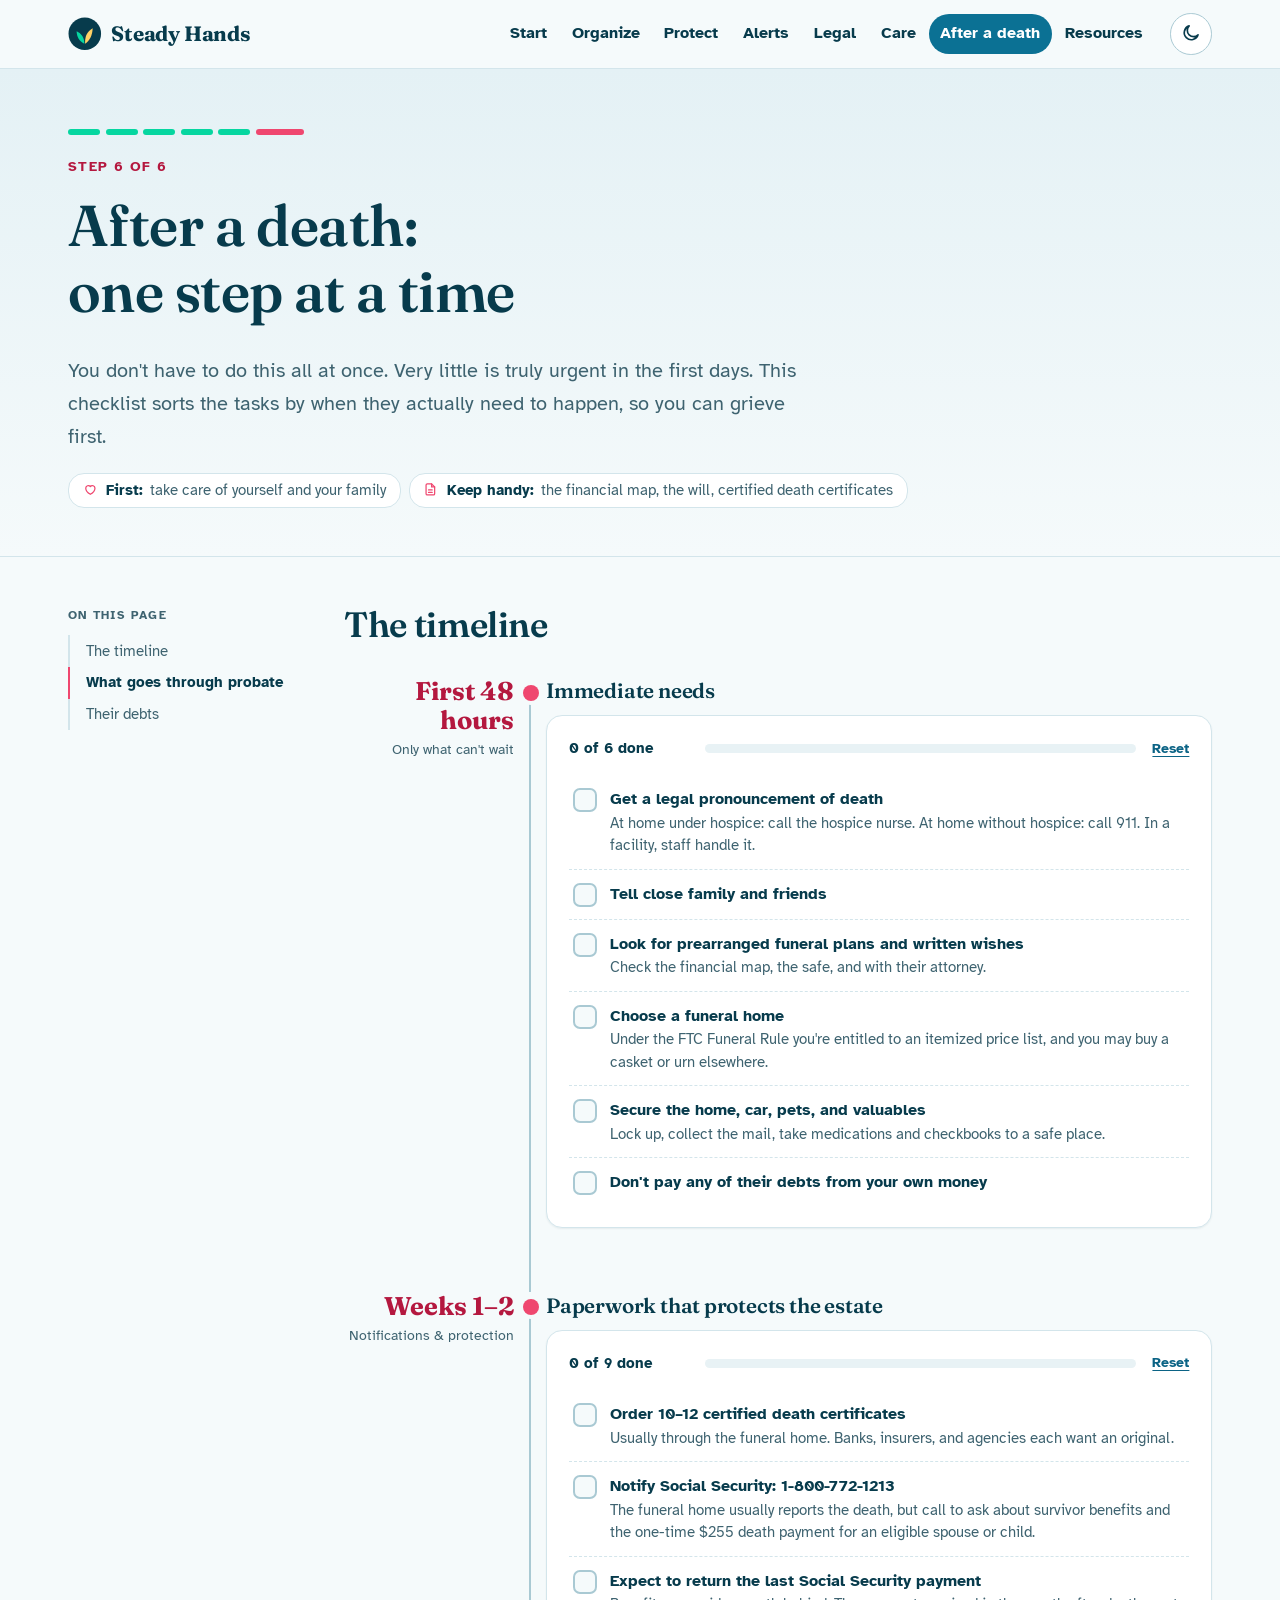
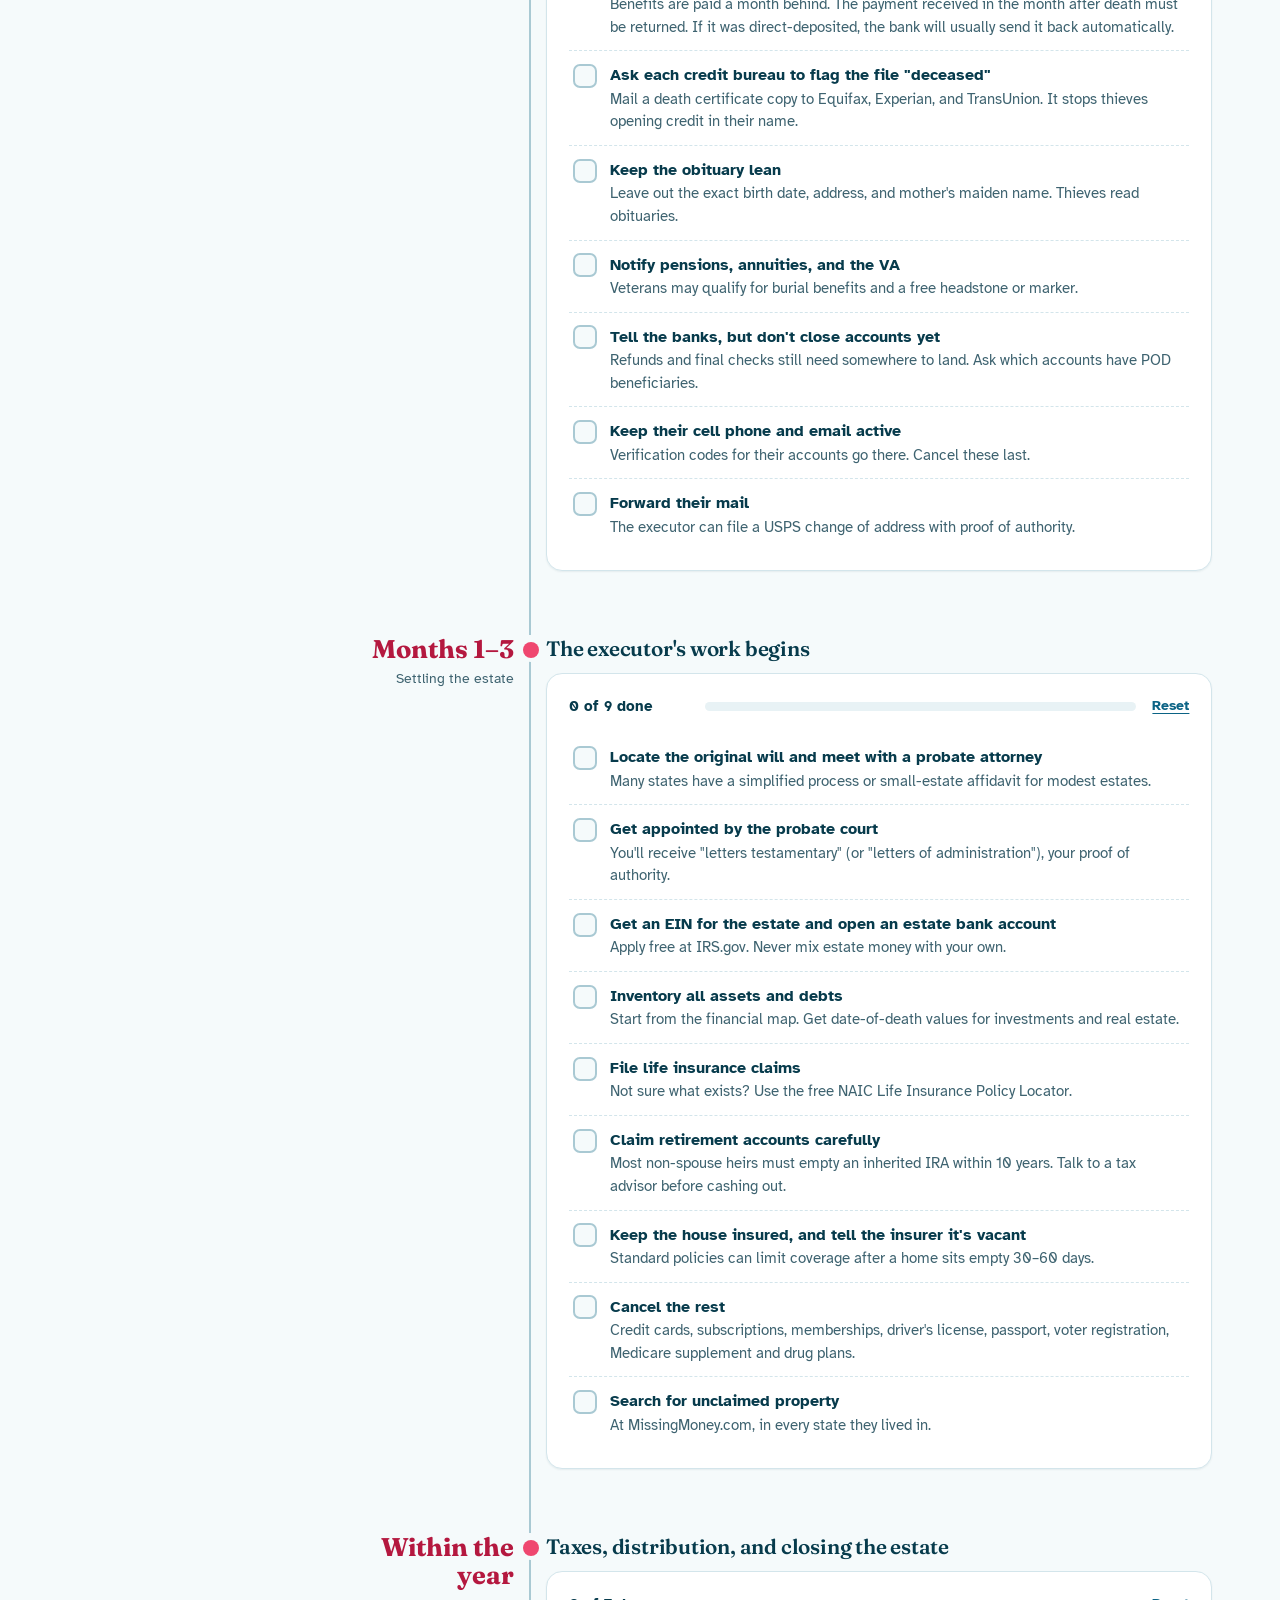
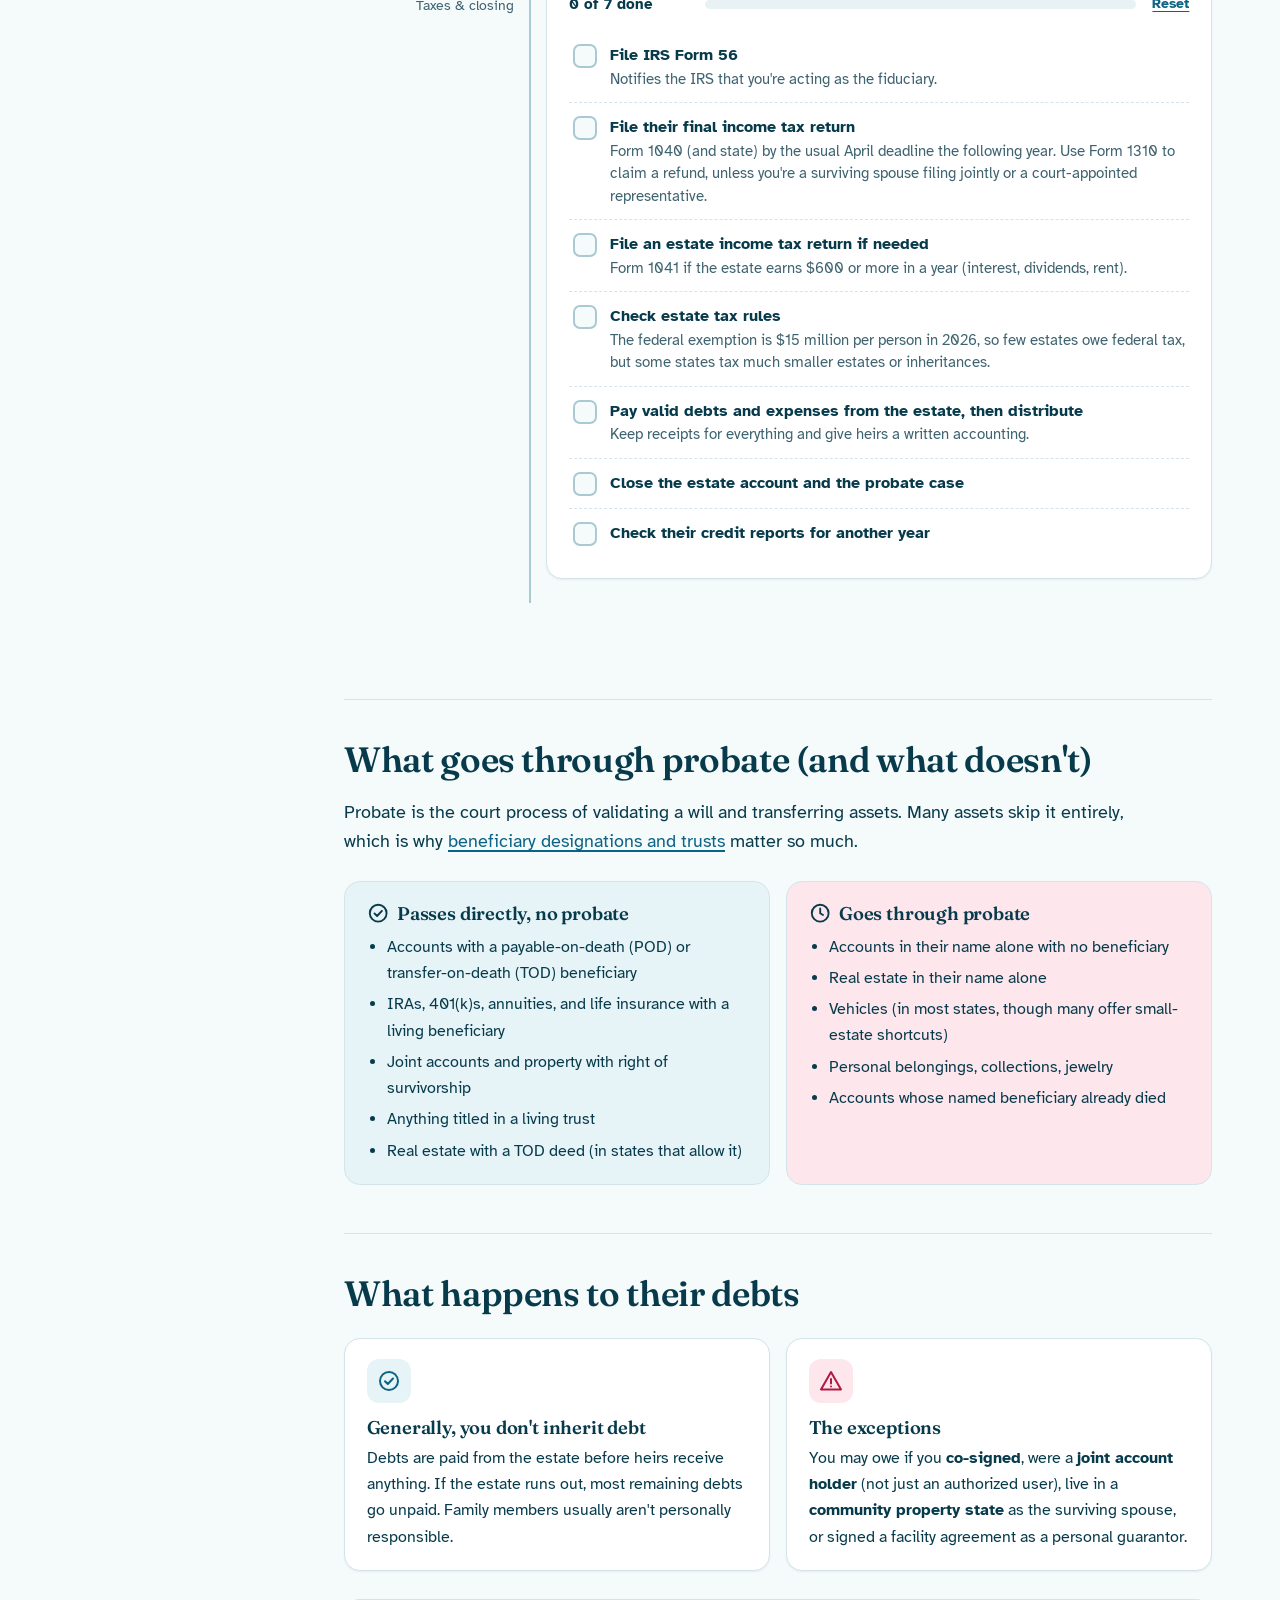
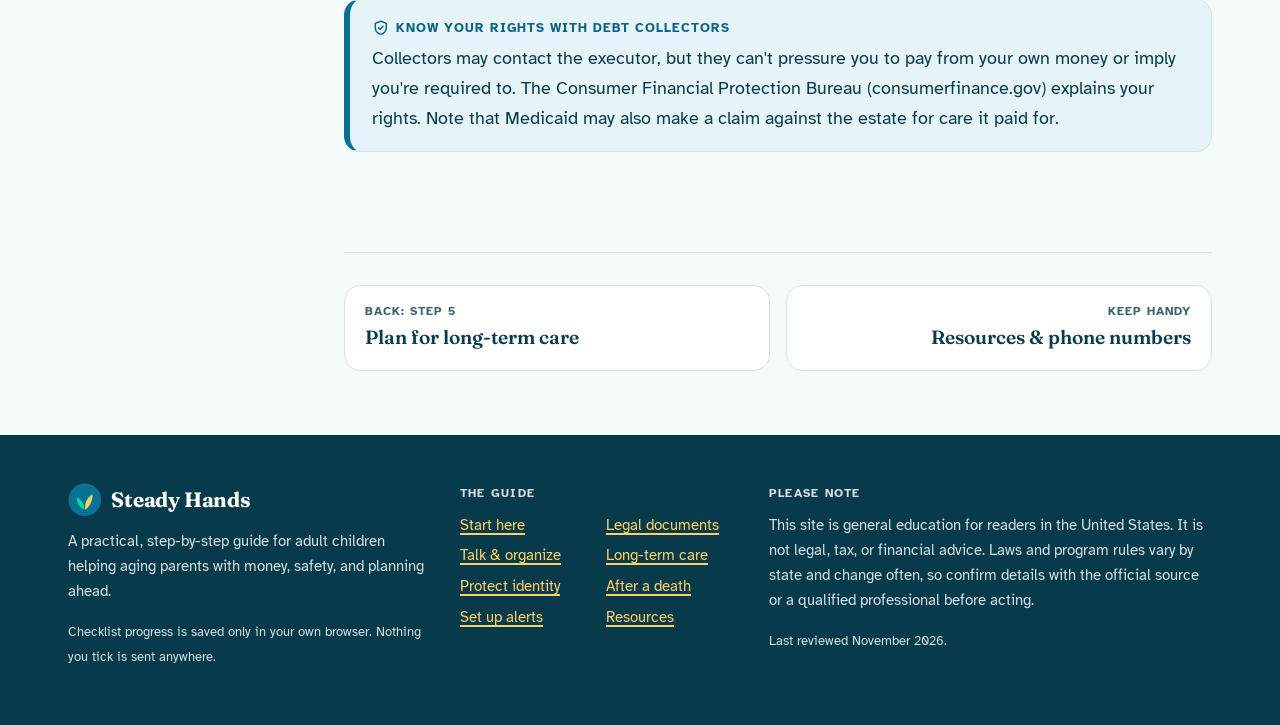
<file: 261120-helping-elderly-finances/after.html>
<!doctype html>
<html lang="en">
<head>
  <meta charset="utf-8">
  <meta name="viewport" content="width=device-width, initial-scale=1">
  <title>After a Death · Steady Hands</title>
  <meta name="description" content="A calm, phase-by-phase checklist for after a parent dies: the first 48 hours, notifying Social Security and the credit bureaus, probate, life insurance, and the final tax return.">
  <meta name="theme-color" content="#f5fafb" media="(prefers-color-scheme: light)">
  <meta name="theme-color" content="#03202a" media="(prefers-color-scheme: dark)">
  <script>document.documentElement.classList.add("js");try{var t=localStorage.getItem("sh-theme");if(t)document.documentElement.setAttribute("data-theme",t)}catch(e){}</script>
  <link rel="icon" href="favicon.svg" type="image/svg+xml">
  <link rel="preconnect" href="https://fonts.googleapis.com">
  <link rel="preconnect" href="https://fonts.gstatic.com" crossorigin>
  <link rel="stylesheet" href="https://fonts.googleapis.com/css2?family=Atkinson+Hyperlegible:ital,wght@0,400;0,700;1,400&amp;family=Fraunces:opsz,wght@9..144,500;9..144,600;9..144,700&amp;display=swap">
  <link rel="stylesheet" href="css/styles.css">
  <script src="js/site.js" defer></script>
</head>
<body>
<a class="skip-link" href="#main">Skip to main content</a>
<header class="site-header">
  <div class="wrap header-inner">
    <a class="brand" href="index.html"><svg class="brand-mark" viewBox="0 0 32 32" aria-hidden="true"><circle cx="16" cy="16" r="15.5"/><path class="bm-a" d="M16.3 25.5c-.3-6.6 1.4-11.3 7.2-14.8-.3 7-2.7 11.6-7.2 14.8z"/><path class="bm-b" d="M15.6 25.5c-4.8-2.5-7.3-6.4-7.4-11.9 4.8 2.2 7.3 6.2 7.4 11.9z"/></svg><span>Steady Hands</span></a>
    <nav id="site-nav" class="site-nav" aria-label="Main">
      <ul>
        <li><a href="index.html">Start</a></li>
        <li><a href="organize.html">Organize</a></li>
        <li><a href="protect.html">Protect</a></li>
        <li><a href="alerts.html">Alerts</a></li>
        <li><a href="legal.html">Legal</a></li>
        <li><a href="care.html">Care</a></li>
        <li><a href="after.html">After a death</a></li>
        <li><a href="resources.html">Resources</a></li>
      </ul>
    </nav>
    <div class="header-actions">
      <button class="theme-toggle" type="button" aria-pressed="false" aria-label="Switch to dark mode">
        <span class="icon-moon"><svg viewBox="0 0 24 24" fill="none" stroke="currentColor" stroke-width="2" stroke-linecap="round" stroke-linejoin="round" aria-hidden="true"><path d="M20.5 14.2A8.5 8.5 0 1 1 9.8 3.5a6.8 6.8 0 0 0 10.7 10.7z"/></svg></span><span class="icon-sun"><svg viewBox="0 0 24 24" fill="none" stroke="currentColor" stroke-width="2" stroke-linecap="round" stroke-linejoin="round" aria-hidden="true"><circle cx="12" cy="12" r="4.2"/><path d="M12 2v2.2M12 19.8V22M4.9 4.9l1.6 1.6M17.5 17.5l1.6 1.6M2 12h2.2M19.8 12H22M4.9 19.1l1.6-1.6M17.5 6.5l1.6-1.6"/></svg></span>
      </button>
      <button class="nav-toggle" type="button" aria-expanded="false" aria-controls="site-nav"><svg viewBox="0 0 24 24" fill="none" stroke="currentColor" stroke-width="2" stroke-linecap="round" stroke-linejoin="round" aria-hidden="true"><path d="M4 7h16M4 12h16M4 17h16"/></svg><span class="sr-only">Menu</span></button>
    </div>
  </div>
</header>
<main id="main">
  <section class="page-hero">
    <div class="wrap">
      <ol class="progress-dots" aria-label="Guide progress"><li><a href="organize.html" class="done" aria-label="Step 1: Talk &amp; organize"></a></li><li><a href="protect.html" class="done" aria-label="Step 2: Protect identity"></a></li><li><a href="alerts.html" class="done" aria-label="Step 3: Set up alerts"></a></li><li><a href="legal.html" class="done" aria-label="Step 4: Legal documents"></a></li><li><a href="care.html" class="done" aria-label="Step 5: Long-term care"></a></li><li><a href="after.html" aria-current="step" aria-label="Step 6: After a death"></a></li></ol>
      <span class="eyebrow">Step 6 of 6</span>
      <h1>After a death: one step at a time</h1>
      <p class="lede">You don't have to do this all at once. Very little is truly urgent in the first days. This checklist sorts the tasks by when they actually need to happen, so you can grieve first.</p>
      <ul class="chips">
        <li class="chip"><svg viewBox="0 0 24 24" fill="none" stroke="currentColor" stroke-width="2" stroke-linecap="round" stroke-linejoin="round" aria-hidden="true"><path d="M12 20s-7.5-4.4-7.5-10A4.3 4.3 0 0 1 12 7.3 4.3 4.3 0 0 1 19.5 10c0 5.6-7.5 10-7.5 10z"/></svg> <strong>First:</strong> take care of yourself and your family</li>
        <li class="chip"><svg viewBox="0 0 24 24" fill="none" stroke="currentColor" stroke-width="2" stroke-linecap="round" stroke-linejoin="round" aria-hidden="true"><path d="M14 3H7a2 2 0 0 0-2 2v14a2 2 0 0 0 2 2h10a2 2 0 0 0 2-2V8l-5-5z"/><path d="M14 3v5h5M9 13h6M9 17h6"/></svg> <strong>Keep handy:</strong> the financial map, the will, certified death certificates</li>
      </ul>
    </div>
  </section>

  <div class="wrap page">
    <nav class="toc" aria-label="On this page"><p class="toc-title">On this page</p><ol id="toc"></ol></nav>
    <article class="content">

      <section>
        <h2 id="timeline" data-toc="The timeline">The timeline</h2>
        <div class="phases">

          <div class="phase">
            <div class="phase-when"><span class="when-big">First 48 hours</span><span class="when-small">Only what can't wait</span></div>
            <div class="phase-body">
              <h3>Immediate needs</h3>
              <div class="checklist" data-key="after-48h">
                <ul>
                  <li><label><input type="checkbox"><span><strong>Get a legal pronouncement of death</strong> <span class="sub">At home under hospice: call the hospice nurse. At home without hospice: call 911. In a facility, staff handle it.</span></span></label></li>
                  <li><label><input type="checkbox"><span><strong>Tell close family and friends</strong></span></label></li>
                  <li><label><input type="checkbox"><span><strong>Look for prearranged funeral plans and written wishes</strong> <span class="sub">Check the financial map, the safe, and with their attorney.</span></span></label></li>
                  <li><label><input type="checkbox"><span><strong>Choose a funeral home</strong> <span class="sub">Under the FTC Funeral Rule you're entitled to an itemized price list, and you may buy a casket or urn elsewhere.</span></span></label></li>
                  <li><label><input type="checkbox"><span><strong>Secure the home, car, pets, and valuables</strong> <span class="sub">Lock up, collect the mail, take medications and checkbooks to a safe place.</span></span></label></li>
                  <li><label><input type="checkbox"><span><strong>Don't pay any of their debts from your own money</strong></span></label></li>
                </ul>
              </div>
            </div>
          </div>

          <div class="phase">
            <div class="phase-when"><span class="when-big">Weeks 1–2</span><span class="when-small">Notifications &amp; protection</span></div>
            <div class="phase-body">
              <h3>Paperwork that protects the estate</h3>
              <div class="checklist" data-key="after-2wk">
                <ul>
                  <li><label><input type="checkbox"><span><strong>Order 10–12 certified death certificates</strong> <span class="sub">Usually through the funeral home. Banks, insurers, and agencies each want an original.</span></span></label></li>
                  <li><label><input type="checkbox"><span><strong>Notify Social Security: 1-800-772-1213</strong> <span class="sub">The funeral home usually reports the death, but call to ask about survivor benefits and the one-time $255 death payment for an eligible spouse or child.</span></span></label></li>
                  <li><label><input type="checkbox"><span><strong>Expect to return the last Social Security payment</strong> <span class="sub">Benefits are paid a month behind. The payment received in the month after death must be returned. If it was direct-deposited, the bank will usually send it back automatically.</span></span></label></li>
                  <li><label><input type="checkbox"><span><strong>Ask each credit bureau to flag the file "deceased"</strong> <span class="sub">Mail a death certificate copy to Equifax, Experian, and TransUnion. It stops thieves opening credit in their name.</span></span></label></li>
                  <li><label><input type="checkbox"><span><strong>Keep the obituary lean</strong> <span class="sub">Leave out the exact birth date, address, and mother's maiden name. Thieves read obituaries.</span></span></label></li>
                  <li><label><input type="checkbox"><span><strong>Notify pensions, annuities, and the VA</strong> <span class="sub">Veterans may qualify for burial benefits and a free headstone or marker.</span></span></label></li>
                  <li><label><input type="checkbox"><span><strong>Tell the banks, but don't close accounts yet</strong> <span class="sub">Refunds and final checks still need somewhere to land. Ask which accounts have POD beneficiaries.</span></span></label></li>
                  <li><label><input type="checkbox"><span><strong>Keep their cell phone and email active</strong> <span class="sub">Verification codes for their accounts go there. Cancel these last.</span></span></label></li>
                  <li><label><input type="checkbox"><span><strong>Forward their mail</strong> <span class="sub">The executor can file a USPS change of address with proof of authority.</span></span></label></li>
                </ul>
              </div>
            </div>
          </div>

          <div class="phase">
            <div class="phase-when"><span class="when-big">Months 1–3</span><span class="when-small">Settling the estate</span></div>
            <div class="phase-body">
              <h3>The executor's work begins</h3>
              <div class="checklist" data-key="after-3mo">
                <ul>
                  <li><label><input type="checkbox"><span><strong>Locate the original will and meet with a probate attorney</strong> <span class="sub">Many states have a simplified process or small-estate affidavit for modest estates.</span></span></label></li>
                  <li><label><input type="checkbox"><span><strong>Get appointed by the probate court</strong> <span class="sub">You'll receive "letters testamentary" (or "letters of administration"), your proof of authority.</span></span></label></li>
                  <li><label><input type="checkbox"><span><strong>Get an EIN for the estate and open an estate bank account</strong> <span class="sub">Apply free at IRS.gov. Never mix estate money with your own.</span></span></label></li>
                  <li><label><input type="checkbox"><span><strong>Inventory all assets and debts</strong> <span class="sub">Start from the financial map. Get date-of-death values for investments and real estate.</span></span></label></li>
                  <li><label><input type="checkbox"><span><strong>File life insurance claims</strong> <span class="sub">Not sure what exists? Use the free NAIC Life Insurance Policy Locator.</span></span></label></li>
                  <li><label><input type="checkbox"><span><strong>Claim retirement accounts carefully</strong> <span class="sub">Most non-spouse heirs must empty an inherited IRA within 10 years. Talk to a tax advisor before cashing out.</span></span></label></li>
                  <li><label><input type="checkbox"><span><strong>Keep the house insured, and tell the insurer it's vacant</strong> <span class="sub">Standard policies can limit coverage after a home sits empty 30–60 days.</span></span></label></li>
                  <li><label><input type="checkbox"><span><strong>Cancel the rest</strong> <span class="sub">Credit cards, subscriptions, memberships, driver's license, passport, voter registration, Medicare supplement and drug plans.</span></span></label></li>
                  <li><label><input type="checkbox"><span><strong>Search for unclaimed property</strong> <span class="sub">At MissingMoney.com, in every state they lived in.</span></span></label></li>
                </ul>
              </div>
            </div>
          </div>

          <div class="phase">
            <div class="phase-when"><span class="when-big">Within the year</span><span class="when-small">Taxes &amp; closing</span></div>
            <div class="phase-body">
              <h3>Taxes, distribution, and closing the estate</h3>
              <div class="checklist" data-key="after-1yr">
                <ul>
                  <li><label><input type="checkbox"><span><strong>File IRS Form 56</strong> <span class="sub">Notifies the IRS that you're acting as the fiduciary.</span></span></label></li>
                  <li><label><input type="checkbox"><span><strong>File their final income tax return</strong> <span class="sub">Form 1040 (and state) by the usual April deadline the following year. Use Form 1310 to claim a refund, unless you're a surviving spouse filing jointly or a court-appointed representative.</span></span></label></li>
                  <li><label><input type="checkbox"><span><strong>File an estate income tax return if needed</strong> <span class="sub">Form 1041 if the estate earns $600 or more in a year (interest, dividends, rent).</span></span></label></li>
                  <li><label><input type="checkbox"><span><strong>Check estate tax rules</strong> <span class="sub">The federal exemption is $15 million per person in 2026, so few estates owe federal tax, but some states tax much smaller estates or inheritances.</span></span></label></li>
                  <li><label><input type="checkbox"><span><strong>Pay valid debts and expenses from the estate, then distribute</strong> <span class="sub">Keep receipts for everything and give heirs a written accounting.</span></span></label></li>
                  <li><label><input type="checkbox"><span><strong>Close the estate account and the probate case</strong></span></label></li>
                  <li><label><input type="checkbox"><span><strong>Check their credit reports for another year</strong></span></label></li>
                </ul>
              </div>
            </div>
          </div>
        </div>
      </section>

      <section>
        <h2 id="probate" data-toc="What goes through probate">What goes through probate (and what doesn't)</h2>
        <p class="prose">Probate is the court process of validating a will and transferring assets. Many assets skip it entirely, which is why <a href="legal.html#core-documents">beneficiary designations and trusts</a> matter so much.</p>
        <div class="split">
          <div class="good">
            <h3><svg viewBox="0 0 24 24" fill="none" stroke="currentColor" stroke-width="2" stroke-linecap="round" stroke-linejoin="round" aria-hidden="true"><circle cx="12" cy="12" r="9"/><path d="m8 12.2 2.8 2.8L16 9.5"/></svg> Passes directly, no probate</h3>
            <ul>
              <li>Accounts with a payable-on-death (POD) or transfer-on-death (TOD) beneficiary</li>
              <li>IRAs, 401(k)s, annuities, and life insurance with a living beneficiary</li>
              <li>Joint accounts and property with right of survivorship</li>
              <li>Anything titled in a living trust</li>
              <li>Real estate with a TOD deed (in states that allow it)</li>
            </ul>
          </div>
          <div class="slow">
            <h3><svg viewBox="0 0 24 24" fill="none" stroke="currentColor" stroke-width="2" stroke-linecap="round" stroke-linejoin="round" aria-hidden="true"><circle cx="12" cy="12" r="9"/><path d="M12 7v5l3 2"/></svg> Goes through probate</h3>
            <ul>
              <li>Accounts in their name alone with no beneficiary</li>
              <li>Real estate in their name alone</li>
              <li>Vehicles (in most states, though many offer small-estate shortcuts)</li>
              <li>Personal belongings, collections, jewelry</li>
              <li>Accounts whose named beneficiary already died</li>
            </ul>
          </div>
        </div>
      </section>

      <section>
        <h2 id="debts" data-toc="Their debts">What happens to their debts</h2>
        <div class="cards two">
          <div class="card">
            <div class="card-icon"><svg viewBox="0 0 24 24" fill="none" stroke="currentColor" stroke-width="2" stroke-linecap="round" stroke-linejoin="round" aria-hidden="true"><circle cx="12" cy="12" r="9"/><path d="m8 12.2 2.8 2.8L16 9.5"/></svg></div>
            <h3>Generally, you don't inherit debt</h3>
            <p>Debts are paid from the estate before heirs receive anything. If the estate runs out, most remaining debts go unpaid. Family members usually aren't personally responsible.</p>
          </div>
          <div class="card accent">
            <div class="card-icon"><svg viewBox="0 0 24 24" fill="none" stroke="currentColor" stroke-width="2" stroke-linecap="round" stroke-linejoin="round" aria-hidden="true"><path d="M12 3 2 20.5h20L12 3z"/><path d="M12 10v4.5M12 17.5v.01"/></svg></div>
            <h3>The exceptions</h3>
            <p>You may owe if you <strong>co-signed</strong>, were a <strong>joint account holder</strong> (not just an authorized user), live in a <strong>community property state</strong> as the surviving spouse, or signed a facility agreement as a personal guarantor.</p>
          </div>
        </div>
        <div class="callout">
          <p class="callout-label"><svg viewBox="0 0 24 24" fill="none" stroke="currentColor" stroke-width="2" stroke-linecap="round" stroke-linejoin="round" aria-hidden="true"><path d="M12 3 4.5 6v5.5c0 4.6 3.2 8.2 7.5 9.5 4.3-1.3 7.5-4.9 7.5-9.5V6L12 3z"/><path d="m9 12 2 2 4-4"/></svg> Know your rights with debt collectors</p>
          <p>Collectors may contact the executor, but they can't pressure you to pay from your own money or imply you're required to. The Consumer Financial Protection Bureau (consumerfinance.gov) explains your rights. Note that Medicaid may also make a claim against the estate for care it paid for.</p>
        </div>
      </section>

      <nav class="pager" aria-label="Previous and next">
        <a href="care.html"><small>Back: Step 5</small><span>Plan for long-term care</span></a>
        <a class="next" href="resources.html"><small>Keep handy</small><span>Resources &amp; phone numbers</span></a>
      </nav>
    </article>
  </div>
</main>

<footer class="site-footer">
  <div class="wrap footer-inner">
    <div>
      <p class="brand"><svg class="brand-mark" viewBox="0 0 32 32" aria-hidden="true"><circle cx="16" cy="16" r="15.5"/><path class="bm-a" d="M16.3 25.5c-.3-6.6 1.4-11.3 7.2-14.8-.3 7-2.7 11.6-7.2 14.8z"/><path class="bm-b" d="M15.6 25.5c-4.8-2.5-7.3-6.4-7.4-11.9 4.8 2.2 7.3 6.2 7.4 11.9z"/></svg><span>Steady Hands</span></p>
      <p>A practical, step-by-step guide for adult children helping aging parents with money, safety, and planning ahead.</p>
      <p><small>Checklist progress is saved only in your own browser. Nothing you tick is sent anywhere.</small></p>
    </div>
    <div>
      <p class="footer-title">The guide</p>
      <ul>
        <li><a href="index.html">Start here</a></li>
        <li><a href="organize.html">Talk &amp; organize</a></li>
        <li><a href="protect.html">Protect identity</a></li>
        <li><a href="alerts.html">Set up alerts</a></li>
        <li><a href="legal.html">Legal documents</a></li>
        <li><a href="care.html">Long-term care</a></li>
        <li><a href="after.html">After a death</a></li>
        <li><a href="resources.html">Resources</a></li>
      </ul>
    </div>
    <div>
      <p class="footer-title">Please note</p>
      <p>This site is general education for readers in the United States. It is not legal, tax, or financial advice. Laws and program rules vary by state and change often, so confirm details with the official source or a qualified professional before acting.</p>
      <p><small>Last reviewed November 2026.</small></p>
    </div>
  </div>
</footer>
</body>
</html>
</file>
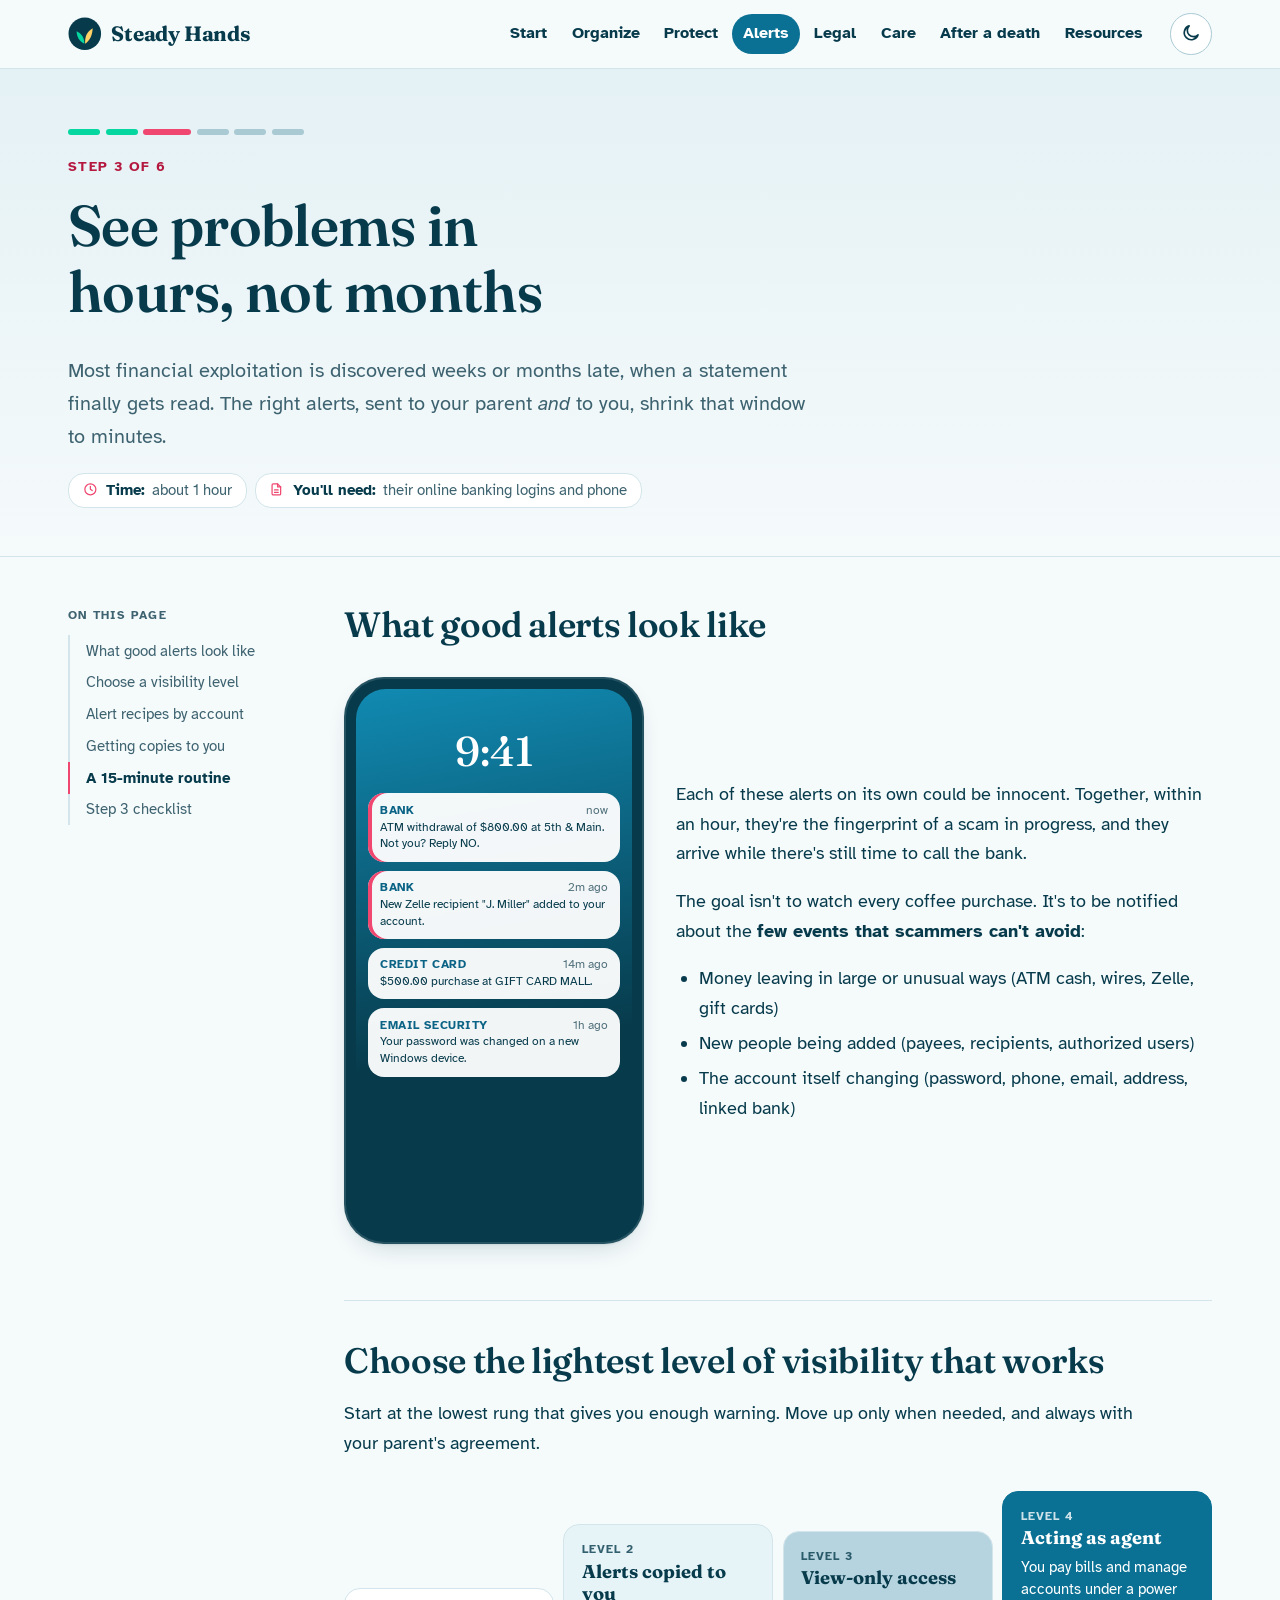
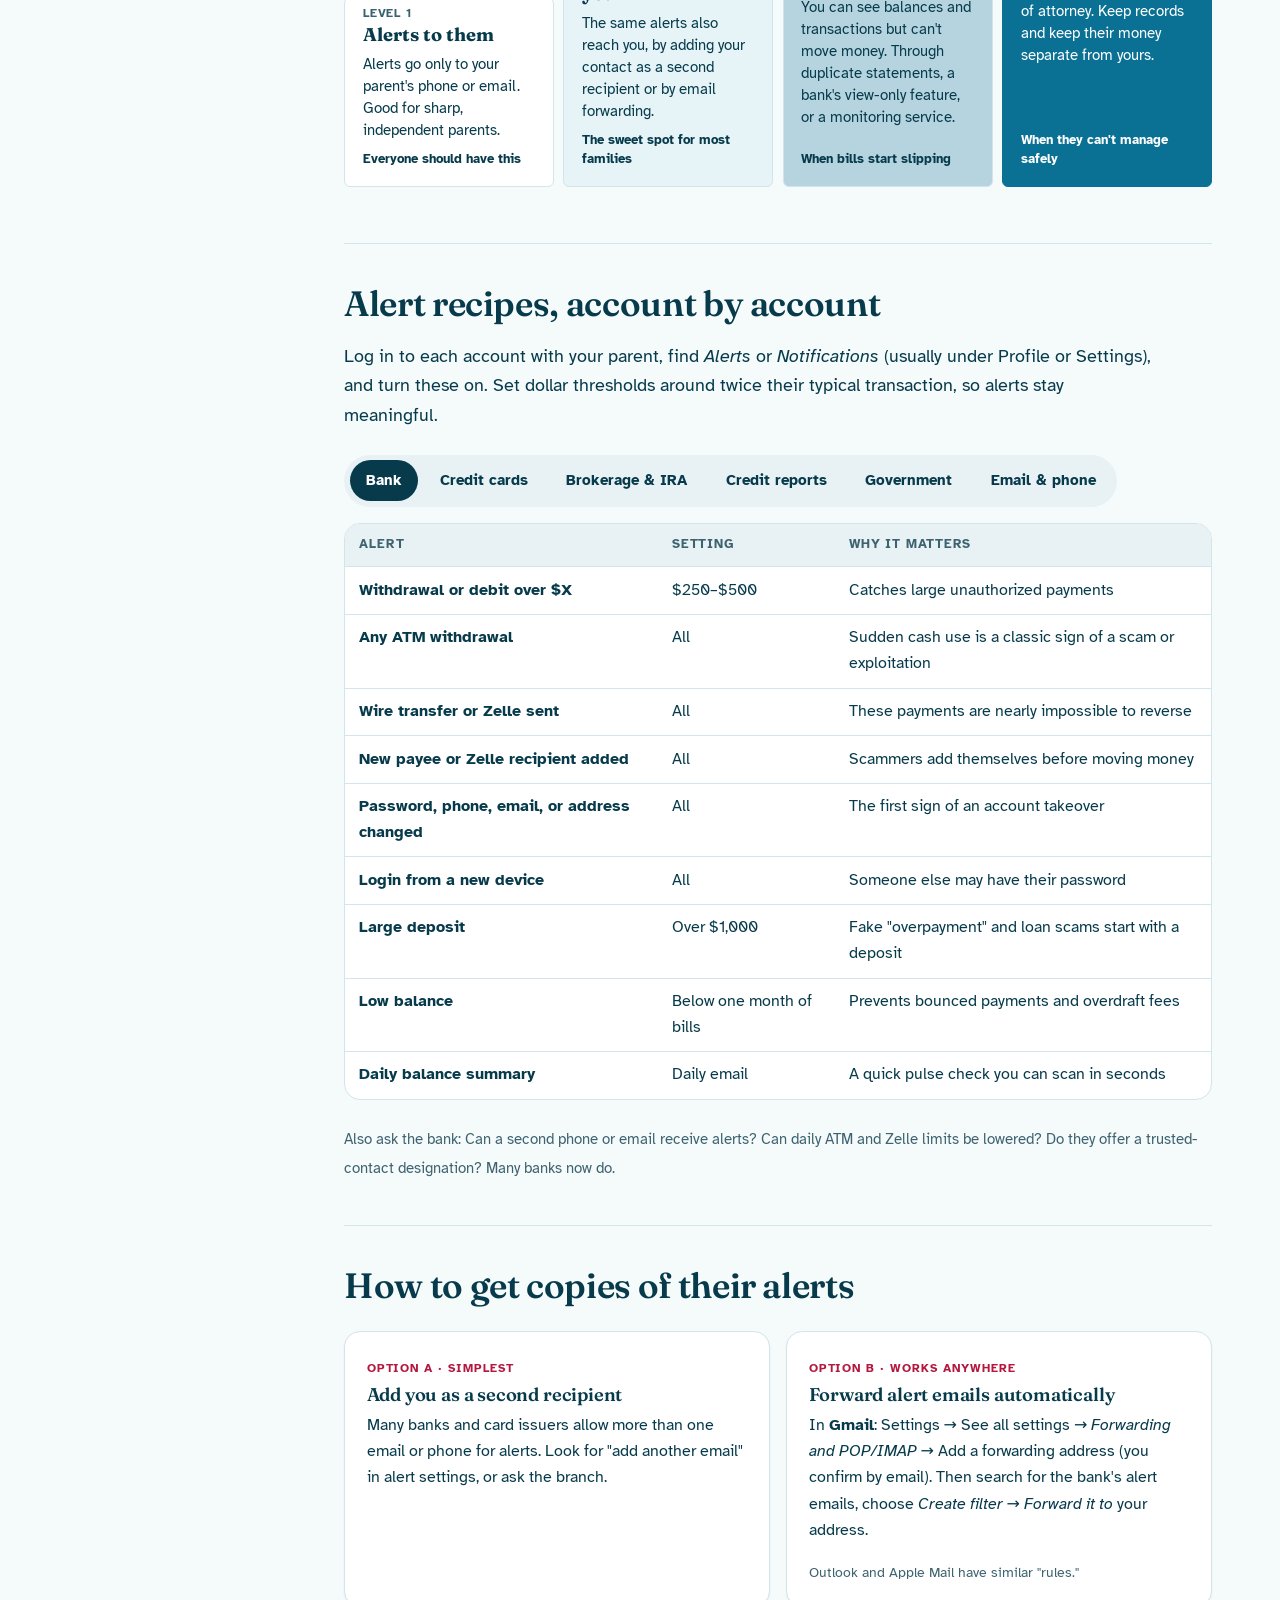
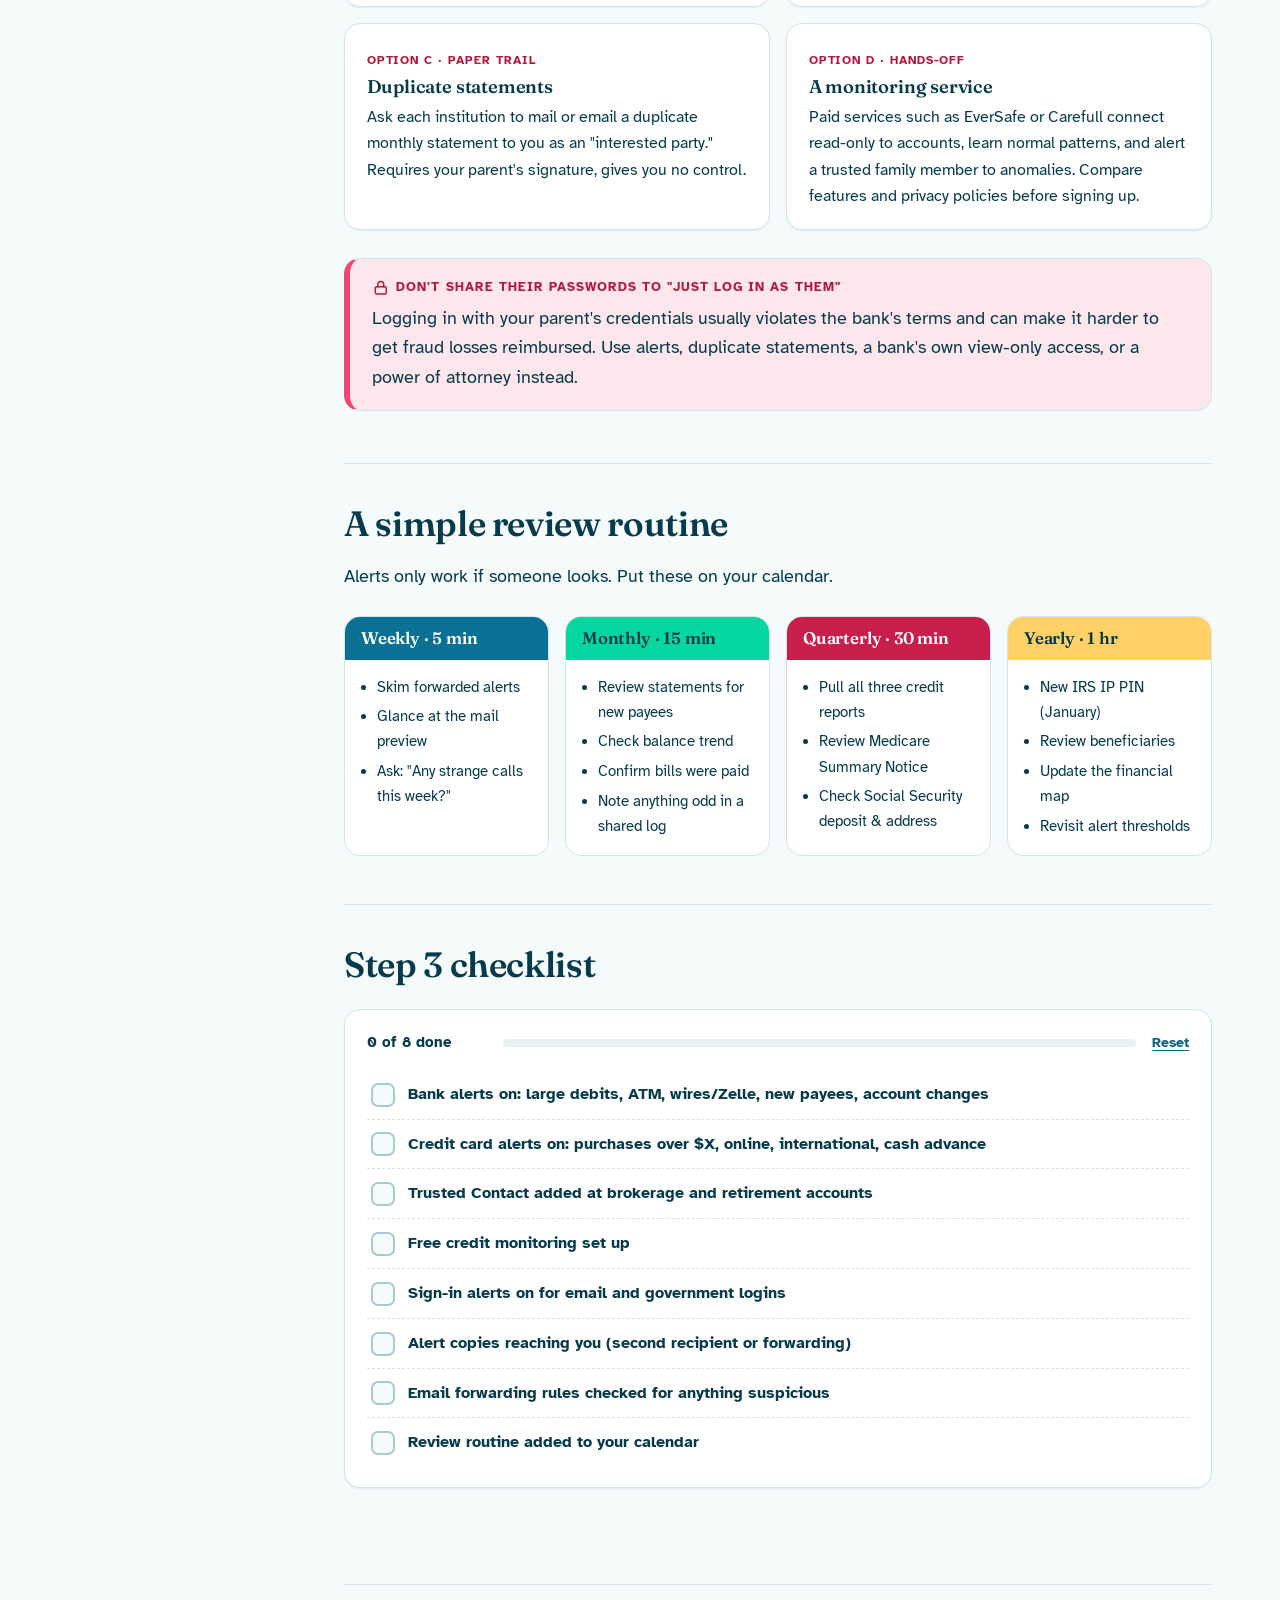
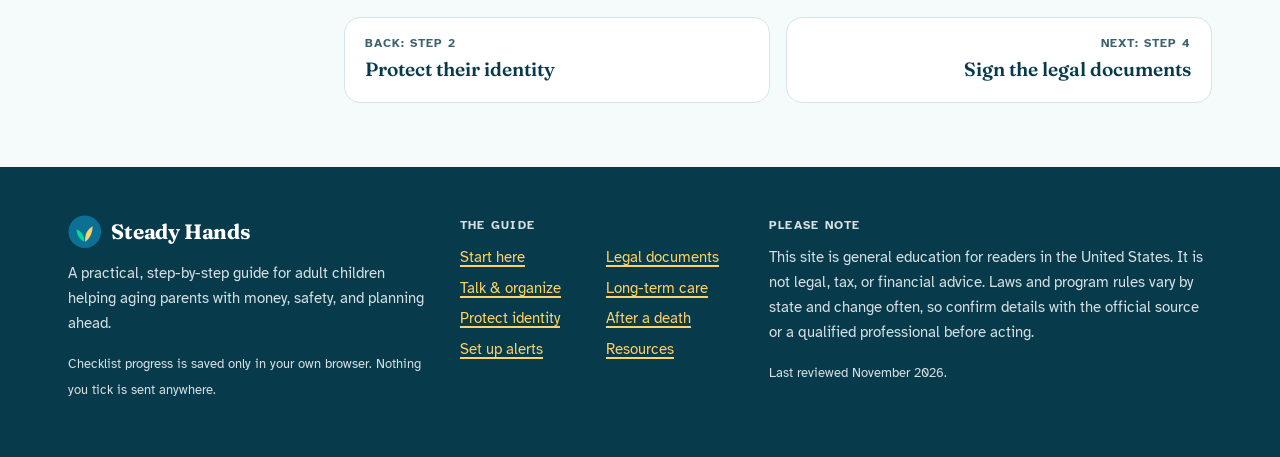
<file: 261120-helping-elderly-finances/alerts.html>
<!doctype html>
<html lang="en">
<head>
  <meta charset="utf-8">
  <meta name="viewport" content="width=device-width, initial-scale=1">
  <title>Set Up Alerts · Steady Hands</title>
  <meta name="description" content="Exactly which alerts to turn on for an aging parent&#x27;s bank, credit cards, brokerage, credit reports, and government benefits, and how to get copies without taking control.">
  <meta name="theme-color" content="#f5fafb" media="(prefers-color-scheme: light)">
  <meta name="theme-color" content="#03202a" media="(prefers-color-scheme: dark)">
  <script>document.documentElement.classList.add("js");try{var t=localStorage.getItem("sh-theme");if(t)document.documentElement.setAttribute("data-theme",t)}catch(e){}</script>
  <link rel="icon" href="favicon.svg" type="image/svg+xml">
  <link rel="preconnect" href="https://fonts.googleapis.com">
  <link rel="preconnect" href="https://fonts.gstatic.com" crossorigin>
  <link rel="stylesheet" href="https://fonts.googleapis.com/css2?family=Atkinson+Hyperlegible:ital,wght@0,400;0,700;1,400&amp;family=Fraunces:opsz,wght@9..144,500;9..144,600;9..144,700&amp;display=swap">
  <link rel="stylesheet" href="css/styles.css">
  <script src="js/site.js" defer></script>
</head>
<body>
<a class="skip-link" href="#main">Skip to main content</a>
<header class="site-header">
  <div class="wrap header-inner">
    <a class="brand" href="index.html"><svg class="brand-mark" viewBox="0 0 32 32" aria-hidden="true"><circle cx="16" cy="16" r="15.5"/><path class="bm-a" d="M16.3 25.5c-.3-6.6 1.4-11.3 7.2-14.8-.3 7-2.7 11.6-7.2 14.8z"/><path class="bm-b" d="M15.6 25.5c-4.8-2.5-7.3-6.4-7.4-11.9 4.8 2.2 7.3 6.2 7.4 11.9z"/></svg><span>Steady Hands</span></a>
    <nav id="site-nav" class="site-nav" aria-label="Main">
      <ul>
        <li><a href="index.html">Start</a></li>
        <li><a href="organize.html">Organize</a></li>
        <li><a href="protect.html">Protect</a></li>
        <li><a href="alerts.html">Alerts</a></li>
        <li><a href="legal.html">Legal</a></li>
        <li><a href="care.html">Care</a></li>
        <li><a href="after.html">After a death</a></li>
        <li><a href="resources.html">Resources</a></li>
      </ul>
    </nav>
    <div class="header-actions">
      <button class="theme-toggle" type="button" aria-pressed="false" aria-label="Switch to dark mode">
        <span class="icon-moon"><svg viewBox="0 0 24 24" fill="none" stroke="currentColor" stroke-width="2" stroke-linecap="round" stroke-linejoin="round" aria-hidden="true"><path d="M20.5 14.2A8.5 8.5 0 1 1 9.8 3.5a6.8 6.8 0 0 0 10.7 10.7z"/></svg></span><span class="icon-sun"><svg viewBox="0 0 24 24" fill="none" stroke="currentColor" stroke-width="2" stroke-linecap="round" stroke-linejoin="round" aria-hidden="true"><circle cx="12" cy="12" r="4.2"/><path d="M12 2v2.2M12 19.8V22M4.9 4.9l1.6 1.6M17.5 17.5l1.6 1.6M2 12h2.2M19.8 12H22M4.9 19.1l1.6-1.6M17.5 6.5l1.6-1.6"/></svg></span>
      </button>
      <button class="nav-toggle" type="button" aria-expanded="false" aria-controls="site-nav"><svg viewBox="0 0 24 24" fill="none" stroke="currentColor" stroke-width="2" stroke-linecap="round" stroke-linejoin="round" aria-hidden="true"><path d="M4 7h16M4 12h16M4 17h16"/></svg><span class="sr-only">Menu</span></button>
    </div>
  </div>
</header>
<main id="main">
  <section class="page-hero">
    <div class="wrap">
      <ol class="progress-dots" aria-label="Guide progress"><li><a href="organize.html" class="done" aria-label="Step 1: Talk &amp; organize"></a></li><li><a href="protect.html" class="done" aria-label="Step 2: Protect identity"></a></li><li><a href="alerts.html" aria-current="step" aria-label="Step 3: Set up alerts"></a></li><li><a href="legal.html" aria-label="Step 4: Legal documents"></a></li><li><a href="care.html" aria-label="Step 5: Long-term care"></a></li><li><a href="after.html" aria-label="Step 6: After a death"></a></li></ol>
      <span class="eyebrow">Step 3 of 6</span>
      <h1>See problems in hours, not months</h1>
      <p class="lede">Most financial exploitation is discovered weeks or months late, when a statement finally gets read. The right alerts, sent to your parent <em>and</em> to you, shrink that window to minutes.</p>
      <ul class="chips">
        <li class="chip"><svg viewBox="0 0 24 24" fill="none" stroke="currentColor" stroke-width="2" stroke-linecap="round" stroke-linejoin="round" aria-hidden="true"><circle cx="12" cy="12" r="9"/><path d="M12 7v5l3 2"/></svg> <strong>Time:</strong> about 1 hour</li>
        <li class="chip"><svg viewBox="0 0 24 24" fill="none" stroke="currentColor" stroke-width="2" stroke-linecap="round" stroke-linejoin="round" aria-hidden="true"><path d="M14 3H7a2 2 0 0 0-2 2v14a2 2 0 0 0 2 2h10a2 2 0 0 0 2-2V8l-5-5z"/><path d="M14 3v5h5M9 13h6M9 17h6"/></svg> <strong>You'll need:</strong> their online banking logins and phone</li>
      </ul>
    </div>
  </section>

  <div class="wrap page">
    <nav class="toc" aria-label="On this page"><p class="toc-title">On this page</p><ol id="toc"></ol></nav>
    <article class="content">

      <section>
        <h2 id="what-good-looks-like" data-toc="What good alerts look like">What good alerts look like</h2>
        <div class="alert-demo">
          <div class="phone" role="img" aria-label="Example phone lock screen showing four alerts: a $2,000 ATM withdrawal, a new Zelle recipient, a gift card store purchase, and a password change.">
            <div class="phone-screen">
              <div class="phone-time">9:41</div>
              <div class="notif flag"><b>Bank <span>now</span></b>ATM withdrawal of $800.00 at 5th &amp; Main. Not you? Reply NO.</div>
              <div class="notif flag"><b>Bank <span>2m ago</span></b>New Zelle recipient "J. Miller" added to your account.</div>
              <div class="notif"><b>Credit card <span>14m ago</span></b>$500.00 purchase at GIFT CARD MALL.</div>
              <div class="notif"><b>Email security <span>1h ago</span></b>Your password was changed on a new Windows device.</div>
            </div>
          </div>
          <div>
            <p>Each of these alerts on its own could be innocent. Together, within an hour, they're the fingerprint of a scam in progress, and they arrive while there's still time to call the bank.</p>
            <p>The goal isn't to watch every coffee purchase. It's to be notified about the <strong>few events that scammers can't avoid</strong>:</p>
            <ul>
              <li>Money leaving in large or unusual ways (ATM cash, wires, Zelle, gift cards)</li>
              <li>New people being added (payees, recipients, authorized users)</li>
              <li>The account itself changing (password, phone, email, address, linked bank)</li>
            </ul>
          </div>
        </div>
      </section>

      <section>
        <h2 id="visibility" data-toc="Choose a visibility level">Choose the lightest level of visibility that works</h2>
        <p class="prose">Start at the lowest rung that gives you enough warning. Move up only when needed, and always with your parent's agreement.</p>
        <ol class="ladder">
          <li><span class="lvl">Level 1</span><strong>Alerts to them</strong><p>Alerts go only to your parent's phone or email. Good for sharp, independent parents.</p><span class="rec">Everyone should have this</span></li>
          <li><span class="lvl">Level 2</span><strong>Alerts copied to you</strong><p>The same alerts also reach you, by adding your contact as a second recipient or by email forwarding.</p><span class="rec">The sweet spot for most families</span></li>
          <li><span class="lvl">Level 3</span><strong>View-only access</strong><p>You can see balances and transactions but can't move money. Through duplicate statements, a bank's view-only feature, or a monitoring service.</p><span class="rec">When bills start slipping</span></li>
          <li><span class="lvl">Level 4</span><strong>Acting as agent</strong><p>You pay bills and manage accounts under a power of attorney. Keep records and keep their money separate from yours.</p><span class="rec">When they can't manage safely</span></li>
        </ol>
      </section>

      <section>
        <h2 id="recipes" data-toc="Alert recipes by account">Alert recipes, account by account</h2>
        <p class="prose">Log in to each account with your parent, find <em>Alerts</em> or <em>Notifications</em> (usually under Profile or Settings), and turn these on. Set dollar thresholds around twice their typical transaction, so alerts stay meaningful.</p>

        <div data-tabs>
          <div class="tablist" role="tablist" aria-label="Account types">
            <button role="tab" id="tab-bank" aria-controls="panel-bank" aria-selected="true" type="button">Bank</button>
            <button role="tab" id="tab-card" aria-controls="panel-card" aria-selected="false" type="button">Credit cards</button>
            <button role="tab" id="tab-invest" aria-controls="panel-invest" aria-selected="false" type="button">Brokerage &amp; IRA</button>
            <button role="tab" id="tab-credit" aria-controls="panel-credit" aria-selected="false" type="button">Credit reports</button>
            <button role="tab" id="tab-gov" aria-controls="panel-gov" aria-selected="false" type="button">Government</button>
            <button role="tab" id="tab-digital" aria-controls="panel-digital" aria-selected="false" type="button">Email &amp; phone</button>
          </div>

          <div class="tab-panel" role="tabpanel" id="panel-bank" aria-labelledby="tab-bank">
            <h3 class="panel-title">Bank (checking &amp; savings)</h3>
            <div class="table-wrap mt-0">
              <table class="compact">
                <thead><tr><th scope="col">Alert</th><th scope="col">Setting</th><th scope="col">Why it matters</th></tr></thead>
                <tbody>
                  <tr><th scope="row">Withdrawal or debit over $X</th><td>$250–$500</td><td>Catches large unauthorized payments</td></tr>
                  <tr><th scope="row">Any ATM withdrawal</th><td>All</td><td>Sudden cash use is a classic sign of a scam or exploitation</td></tr>
                  <tr><th scope="row">Wire transfer or Zelle sent</th><td>All</td><td>These payments are nearly impossible to reverse</td></tr>
                  <tr><th scope="row">New payee or Zelle recipient added</th><td>All</td><td>Scammers add themselves before moving money</td></tr>
                  <tr><th scope="row">Password, phone, email, or address changed</th><td>All</td><td>The first sign of an account takeover</td></tr>
                  <tr><th scope="row">Login from a new device</th><td>All</td><td>Someone else may have their password</td></tr>
                  <tr><th scope="row">Large deposit</th><td>Over $1,000</td><td>Fake "overpayment" and loan scams start with a deposit</td></tr>
                  <tr><th scope="row">Low balance</th><td>Below one month of bills</td><td>Prevents bounced payments and overdraft fees</td></tr>
                  <tr><th scope="row">Daily balance summary</th><td>Daily email</td><td>A quick pulse check you can scan in seconds</td></tr>
                </tbody>
              </table>
            </div>
            <p class="muted"><small>Also ask the bank: Can a second phone or email receive alerts? Can daily ATM and Zelle limits be lowered? Do they offer a trusted-contact designation? Many banks now do.</small></p>
          </div>

          <div class="tab-panel" role="tabpanel" id="panel-card" aria-labelledby="tab-card">
            <h3 class="panel-title">Credit cards</h3>
            <div class="table-wrap mt-0">
              <table class="compact">
                <thead><tr><th scope="col">Alert or control</th><th scope="col">Setting</th><th scope="col">Why it matters</th></tr></thead>
                <tbody>
                  <tr><th scope="row">Every transaction over $X</th><td>$100–$250 (or all)</td><td>Card numbers are tested with small charges, then drained</td></tr>
                  <tr><th scope="row">Online / card-not-present purchase</th><td>All</td><td>Stolen card numbers are mostly used online</td></tr>
                  <tr><th scope="row">International transaction</th><td>All</td><td>Rarely legitimate for most retirees</td></tr>
                  <tr><th scope="row">Cash advance or balance transfer</th><td>All</td><td>Scammers use these to pull cash from credit</td></tr>
                  <tr><th scope="row">Authorized user added</th><td>All</td><td>A sign someone is piggybacking on their account</td></tr>
                  <tr><th scope="row">Payment due &amp; payment posted</th><td>3 days before</td><td>Catches missed payments before late fees</td></tr>
                  <tr><th scope="row">Card lock &amp; spending controls</th><td>In the issuer's app</td><td>Many issuers let you block categories (like gift cards) or international use</td></tr>
                </tbody>
              </table>
            </div>
          </div>

          <div class="tab-panel" role="tabpanel" id="panel-invest" aria-labelledby="tab-invest">
            <h3 class="panel-title">Brokerage &amp; retirement accounts</h3>
            <div class="table-wrap mt-0">
              <table class="compact">
                <thead><tr><th scope="col">Alert or setting</th><th scope="col">Setting</th><th scope="col">Why it matters</th></tr></thead>
                <tbody>
                  <tr><th scope="row">Trusted Contact Person</th><td>Add you (and a backup)</td><td>Under FINRA rules, the firm can contact you and place a temporary hold on a suspicious withdrawal. You get no access to the account.</td></tr>
                  <tr><th scope="row">Withdrawal or distribution requested</th><td>All</td><td>The money leaving is what matters most</td></tr>
                  <tr><th scope="row">Linked bank account added or changed</th><td>All</td><td>A thief redirects where withdrawals go first</td></tr>
                  <tr><th scope="row">Address, phone, or email changed</th><td>All</td><td>Account takeover warning</td></tr>
                  <tr><th scope="row">Trade confirmations</th><td>Email</td><td>Spot unusual trading or liquidations</td></tr>
                  <tr><th scope="row">Duplicate statements</th><td>Sent to you</td><td>Visibility without control (requires their written OK)</td></tr>
                  <tr><th scope="row">RMD reminder</th><td>Each fall</td><td>Missing a required minimum distribution triggers an IRS penalty</td></tr>
                </tbody>
              </table>
            </div>
          </div>

          <div class="tab-panel" role="tabpanel" id="panel-credit" aria-labelledby="tab-credit">
            <h3 class="panel-title">Credit reports</h3>
            <div class="table-wrap mt-0">
              <table class="compact">
                <thead><tr><th scope="col">Action</th><th scope="col">How often</th><th scope="col">Why it matters</th></tr></thead>
                <tbody>
                  <tr><th scope="row">Free credit monitoring</th><td>Always on</td><td>Experian and several apps offer free monitoring that emails you about new inquiries or accounts, even with a freeze in place</td></tr>
                  <tr><th scope="row">Pull all three reports</th><td>Every 3–4 months</td><td>Free weekly at <a href="https://www.annualcreditreport.com">annualcreditreport.com</a>, the only official site</td></tr>
                  <tr><th scope="row">Look for</th><td>Each review</td><td>Accounts they didn't open, unfamiliar addresses, inquiries from lenders they didn't contact</td></tr>
                </tbody>
              </table>
            </div>
          </div>

          <div class="tab-panel" role="tabpanel" id="panel-gov" aria-labelledby="tab-gov">
            <h3 class="panel-title">Government &amp; benefits</h3>
            <div class="table-wrap mt-0">
              <table class="compact">
                <thead><tr><th scope="col">Account</th><th scope="col">What to set or check</th><th scope="col">How often</th></tr></thead>
                <tbody>
                  <tr><th scope="row">my Social Security</th><td>Turn on sign-in alerts in Login.gov or ID.me. Confirm benefit amount, address, and direct deposit.</td><td>Quarterly</td></tr>
                  <tr><th scope="row">Medicare.gov</th><td>Switch to electronic Medicare Summary Notices; check for services never received</td><td>Each notice</td></tr>
                  <tr><th scope="row">IRS Online Account</th><td>Confirm no return was filed that they didn't file; watch for the new IP PIN each January</td><td>Yearly</td></tr>
                  <tr><th scope="row">USPS Informed Delivery</th><td>Daily mail preview. Have it emailed to an address you can see, too.</td><td>Daily (skim)</td></tr>
                </tbody>
              </table>
            </div>
          </div>

          <div class="tab-panel" role="tabpanel" id="panel-digital" aria-labelledby="tab-digital">
            <h3 class="panel-title">Email &amp; phone</h3>
            <div class="table-wrap mt-0">
              <table class="compact">
                <thead><tr><th scope="col">Setting</th><th scope="col">Where</th><th scope="col">Why it matters</th></tr></thead>
                <tbody>
                  <tr><th scope="row">New sign-in &amp; security alerts</th><td>Google, Apple, or Microsoft account security page</td><td>Flags anyone logging into their email</td></tr>
                  <tr><th scope="row">Recovery email = yours</th><td>Same security page</td><td>Security alerts also reach you, and you can help them get back in</td></tr>
                  <tr><th scope="row">Carrier account alerts</th><td>Mobile carrier app</td><td>Notice of SIM changes or number-transfer requests</td></tr>
                  <tr><th scope="row">Review forwarding rules</th><td>Email settings → Forwarding / Rules</td><td>Hackers secretly forward bank emails to themselves. Delete any rule you didn't create.</td></tr>
                </tbody>
              </table>
            </div>
          </div>
        </div>
      </section>

      <section>
        <h2 id="get-copies" data-toc="Getting copies to you">How to get copies of their alerts</h2>
        <div class="cards two">
          <div class="card">
            <span class="tag">Option A · simplest</span>
            <h3>Add you as a second recipient</h3>
            <p>Many banks and card issuers allow more than one email or phone for alerts. Look for "add another email" in alert settings, or ask the branch.</p>
          </div>
          <div class="card">
            <span class="tag">Option B · works anywhere</span>
            <h3>Forward alert emails automatically</h3>
            <p>In <strong>Gmail</strong>: Settings → See all settings → <em>Forwarding and POP/IMAP</em> → Add a forwarding address (you confirm by email). Then search for the bank's alert emails, choose <em>Create filter</em> → <em>Forward it to</em> your address.</p>
            <p class="muted"><small>Outlook and Apple Mail have similar "rules."</small></p>
          </div>
          <div class="card">
            <span class="tag">Option C · paper trail</span>
            <h3>Duplicate statements</h3>
            <p>Ask each institution to mail or email a duplicate monthly statement to you as an "interested party." Requires your parent's signature, gives you no control.</p>
          </div>
          <div class="card">
            <span class="tag">Option D · hands-off</span>
            <h3>A monitoring service</h3>
            <p>Paid services such as EverSafe or Carefull connect read-only to accounts, learn normal patterns, and alert a trusted family member to anomalies. Compare features and privacy policies before signing up.</p>
          </div>
        </div>
        <div class="callout warn">
          <p class="callout-label"><svg viewBox="0 0 24 24" fill="none" stroke="currentColor" stroke-width="2" stroke-linecap="round" stroke-linejoin="round" aria-hidden="true"><rect x="4.5" y="10.5" width="15" height="10" rx="2"/><path d="M8 10.5V7.5a4 4 0 0 1 8 0v3"/></svg> Don't share their passwords to "just log in as them"</p>
          <p>Logging in with your parent's credentials usually violates the bank's terms and can make it harder to get fraud losses reimbursed. Use alerts, duplicate statements, a bank's own view-only access, or a power of attorney instead.</p>
        </div>
      </section>

      <section>
        <h2 id="routine" data-toc="A 15-minute routine">A simple review routine</h2>
        <p class="prose">Alerts only work if someone looks. Put these on your calendar.</p>
        <div class="rhythm">
          <div><h3>Weekly · 5 min</h3><ul><li>Skim forwarded alerts</li><li>Glance at the mail preview</li><li>Ask: "Any strange calls this week?"</li></ul></div>
          <div><h3>Monthly · 15 min</h3><ul><li>Review statements for new payees</li><li>Check balance trend</li><li>Confirm bills were paid</li><li>Note anything odd in a shared log</li></ul></div>
          <div><h3>Quarterly · 30 min</h3><ul><li>Pull all three credit reports</li><li>Review Medicare Summary Notice</li><li>Check Social Security deposit &amp; address</li></ul></div>
          <div><h3>Yearly · 1 hr</h3><ul><li>New IRS IP PIN (January)</li><li>Review beneficiaries</li><li>Update the financial map</li><li>Revisit alert thresholds</li></ul></div>
        </div>
      </section>

      <section>
        <h2 id="checklist">Step 3 checklist</h2>
        <div class="checklist" data-key="alerts">
          <ul>
            <li><label><input type="checkbox"><span><strong>Bank alerts on: large debits, ATM, wires/Zelle, new payees, account changes</strong></span></label></li>
            <li><label><input type="checkbox"><span><strong>Credit card alerts on: purchases over $X, online, international, cash advance</strong></span></label></li>
            <li><label><input type="checkbox"><span><strong>Trusted Contact added at brokerage and retirement accounts</strong></span></label></li>
            <li><label><input type="checkbox"><span><strong>Free credit monitoring set up</strong></span></label></li>
            <li><label><input type="checkbox"><span><strong>Sign-in alerts on for email and government logins</strong></span></label></li>
            <li><label><input type="checkbox"><span><strong>Alert copies reaching you (second recipient or forwarding)</strong></span></label></li>
            <li><label><input type="checkbox"><span><strong>Email forwarding rules checked for anything suspicious</strong></span></label></li>
            <li><label><input type="checkbox"><span><strong>Review routine added to your calendar</strong></span></label></li>
          </ul>
        </div>
      </section>

      <nav class="pager" aria-label="Previous and next">
        <a href="protect.html"><small>Back: Step 2</small><span>Protect their identity</span></a>
        <a class="next" href="legal.html"><small>Next: Step 4</small><span>Sign the legal documents</span></a>
      </nav>
    </article>
  </div>
</main>

<footer class="site-footer">
  <div class="wrap footer-inner">
    <div>
      <p class="brand"><svg class="brand-mark" viewBox="0 0 32 32" aria-hidden="true"><circle cx="16" cy="16" r="15.5"/><path class="bm-a" d="M16.3 25.5c-.3-6.6 1.4-11.3 7.2-14.8-.3 7-2.7 11.6-7.2 14.8z"/><path class="bm-b" d="M15.6 25.5c-4.8-2.5-7.3-6.4-7.4-11.9 4.8 2.2 7.3 6.2 7.4 11.9z"/></svg><span>Steady Hands</span></p>
      <p>A practical, step-by-step guide for adult children helping aging parents with money, safety, and planning ahead.</p>
      <p><small>Checklist progress is saved only in your own browser. Nothing you tick is sent anywhere.</small></p>
    </div>
    <div>
      <p class="footer-title">The guide</p>
      <ul>
        <li><a href="index.html">Start here</a></li>
        <li><a href="organize.html">Talk &amp; organize</a></li>
        <li><a href="protect.html">Protect identity</a></li>
        <li><a href="alerts.html">Set up alerts</a></li>
        <li><a href="legal.html">Legal documents</a></li>
        <li><a href="care.html">Long-term care</a></li>
        <li><a href="after.html">After a death</a></li>
        <li><a href="resources.html">Resources</a></li>
      </ul>
    </div>
    <div>
      <p class="footer-title">Please note</p>
      <p>This site is general education for readers in the United States. It is not legal, tax, or financial advice. Laws and program rules vary by state and change often, so confirm details with the official source or a qualified professional before acting.</p>
      <p><small>Last reviewed November 2026.</small></p>
    </div>
  </div>
</footer>
</body>
</html>
</file>
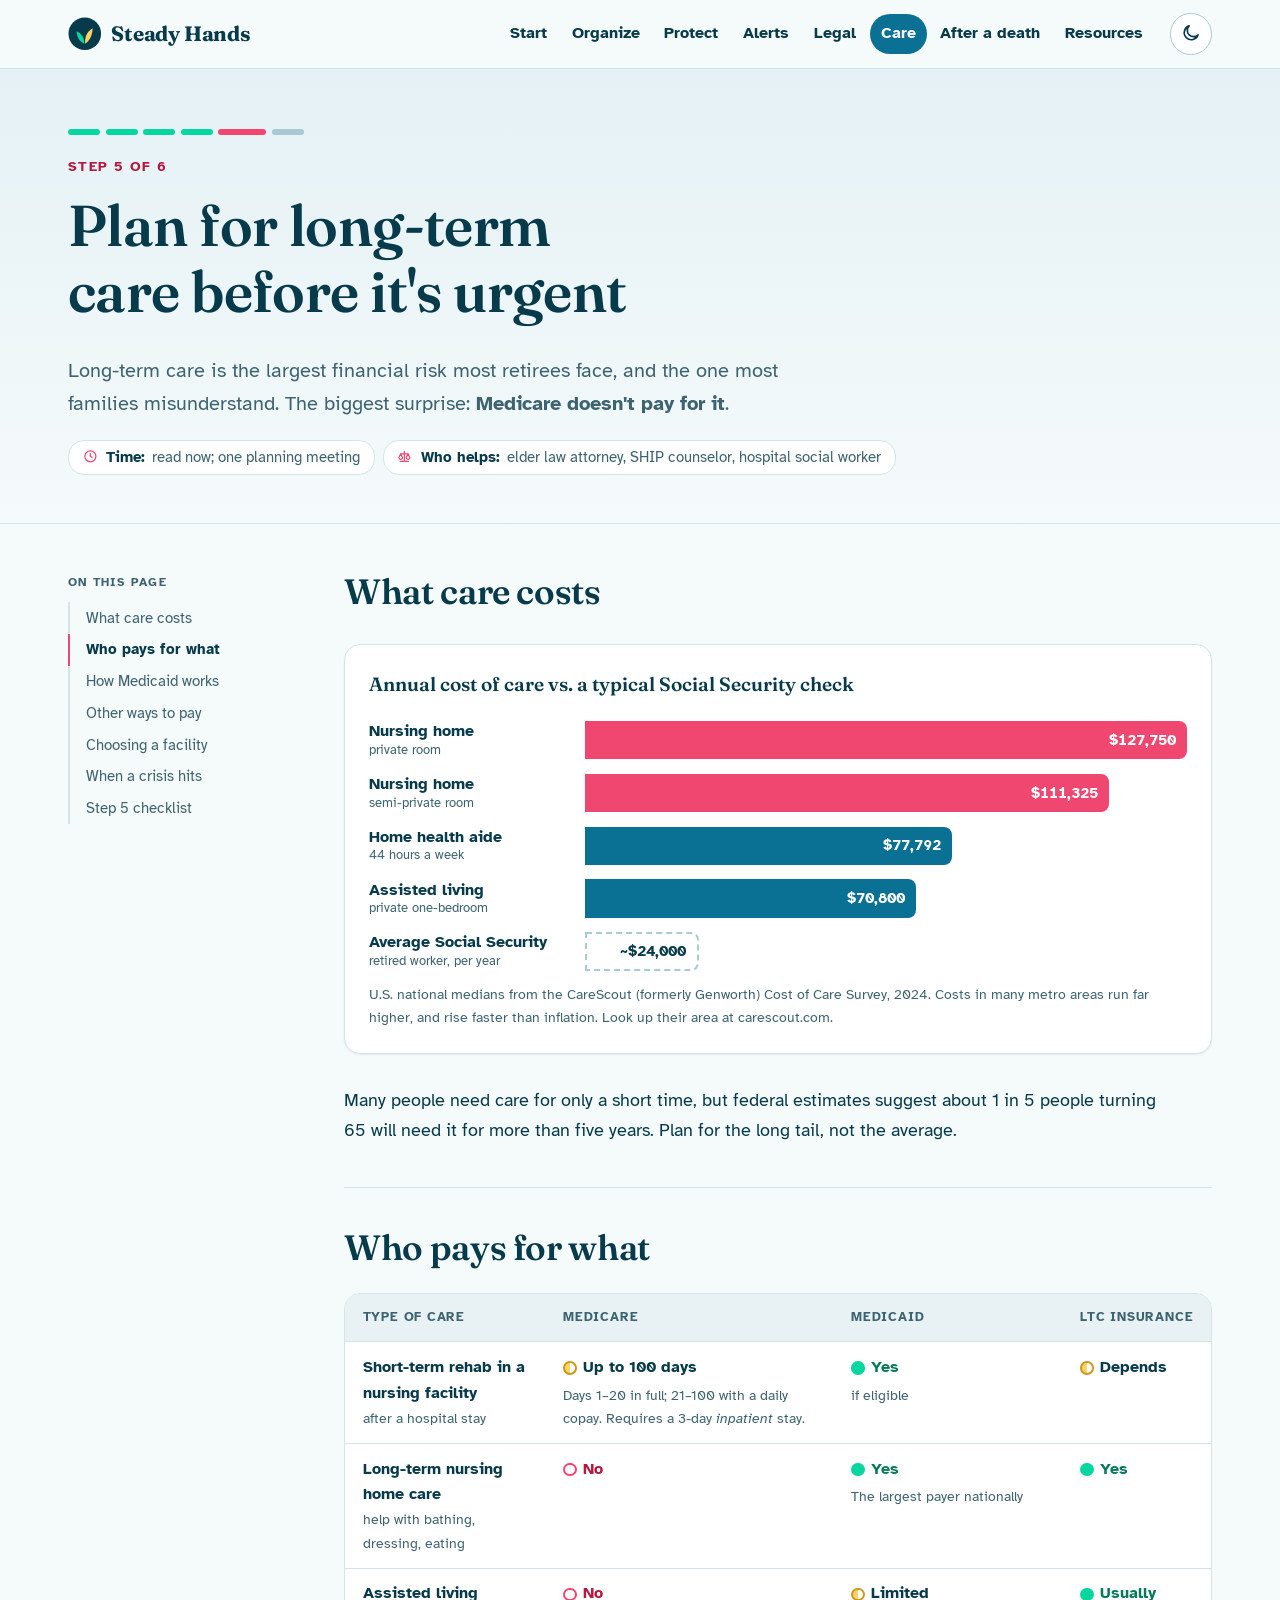
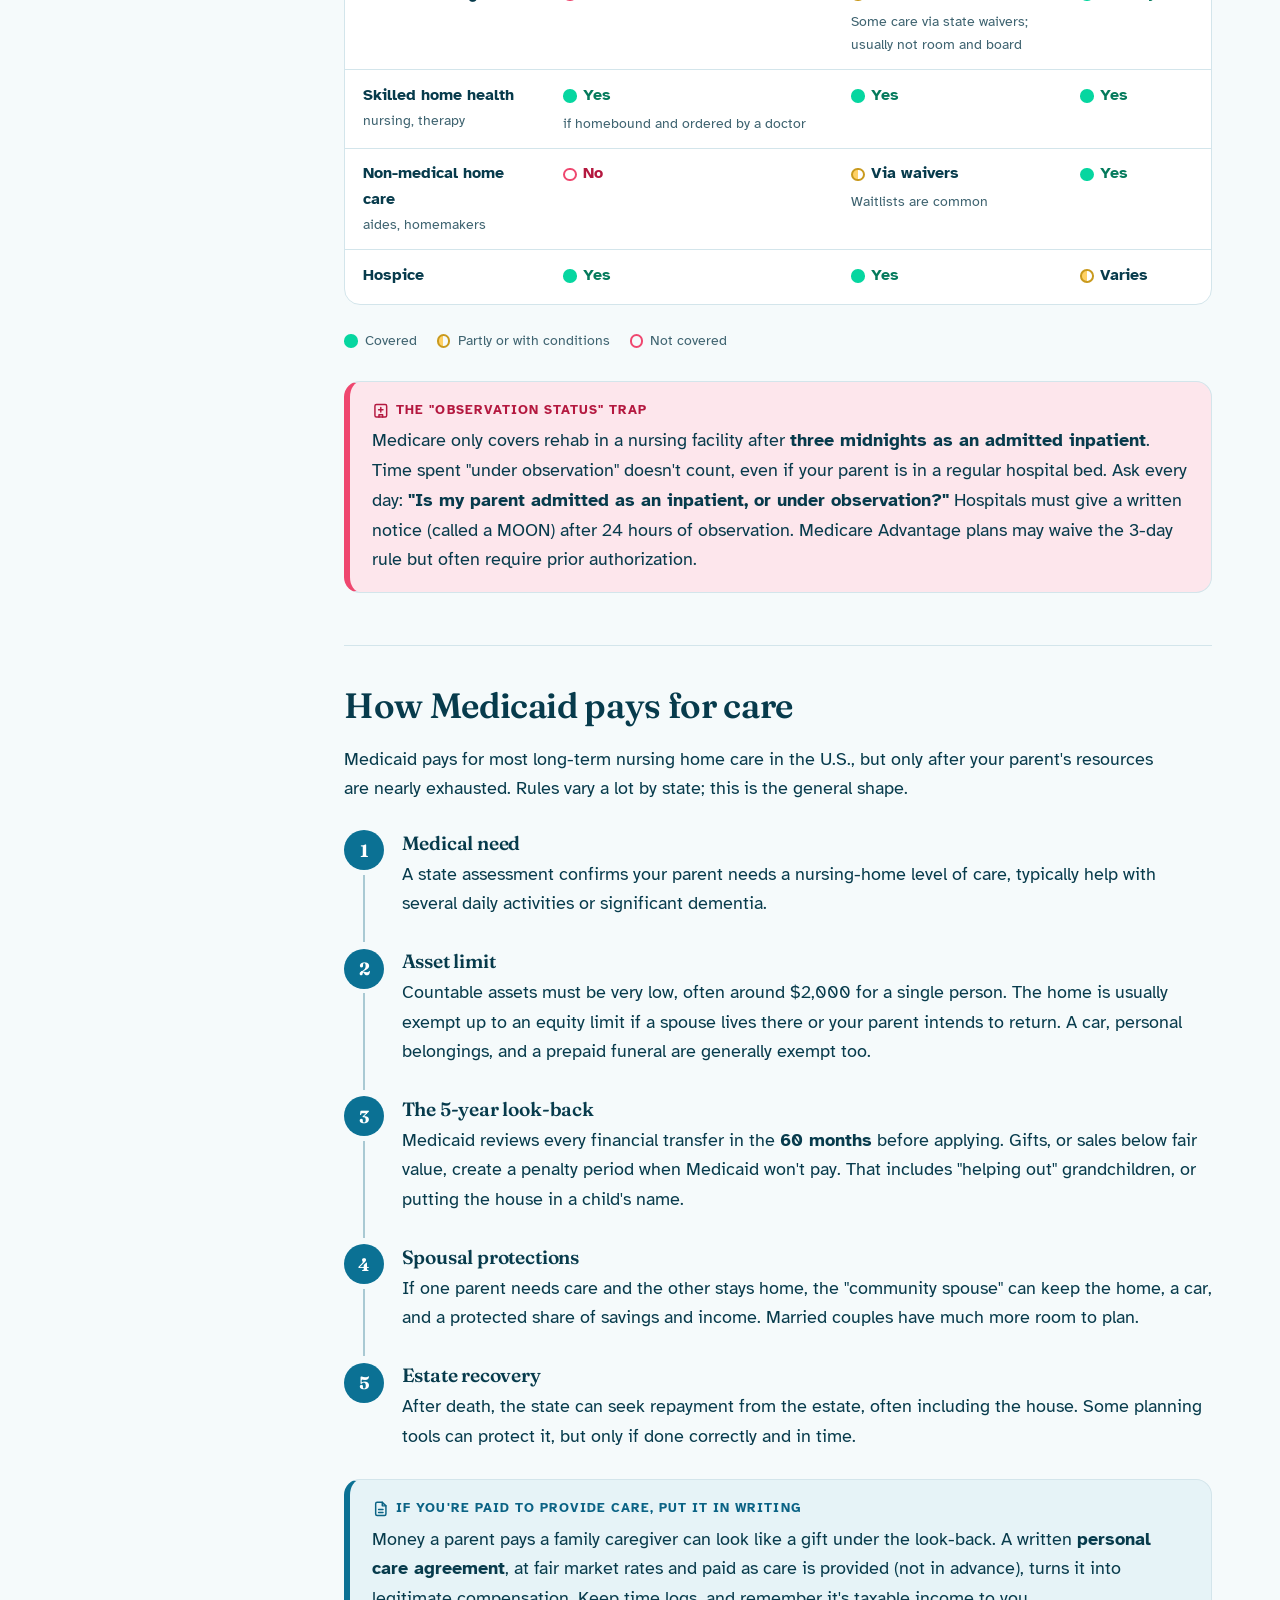
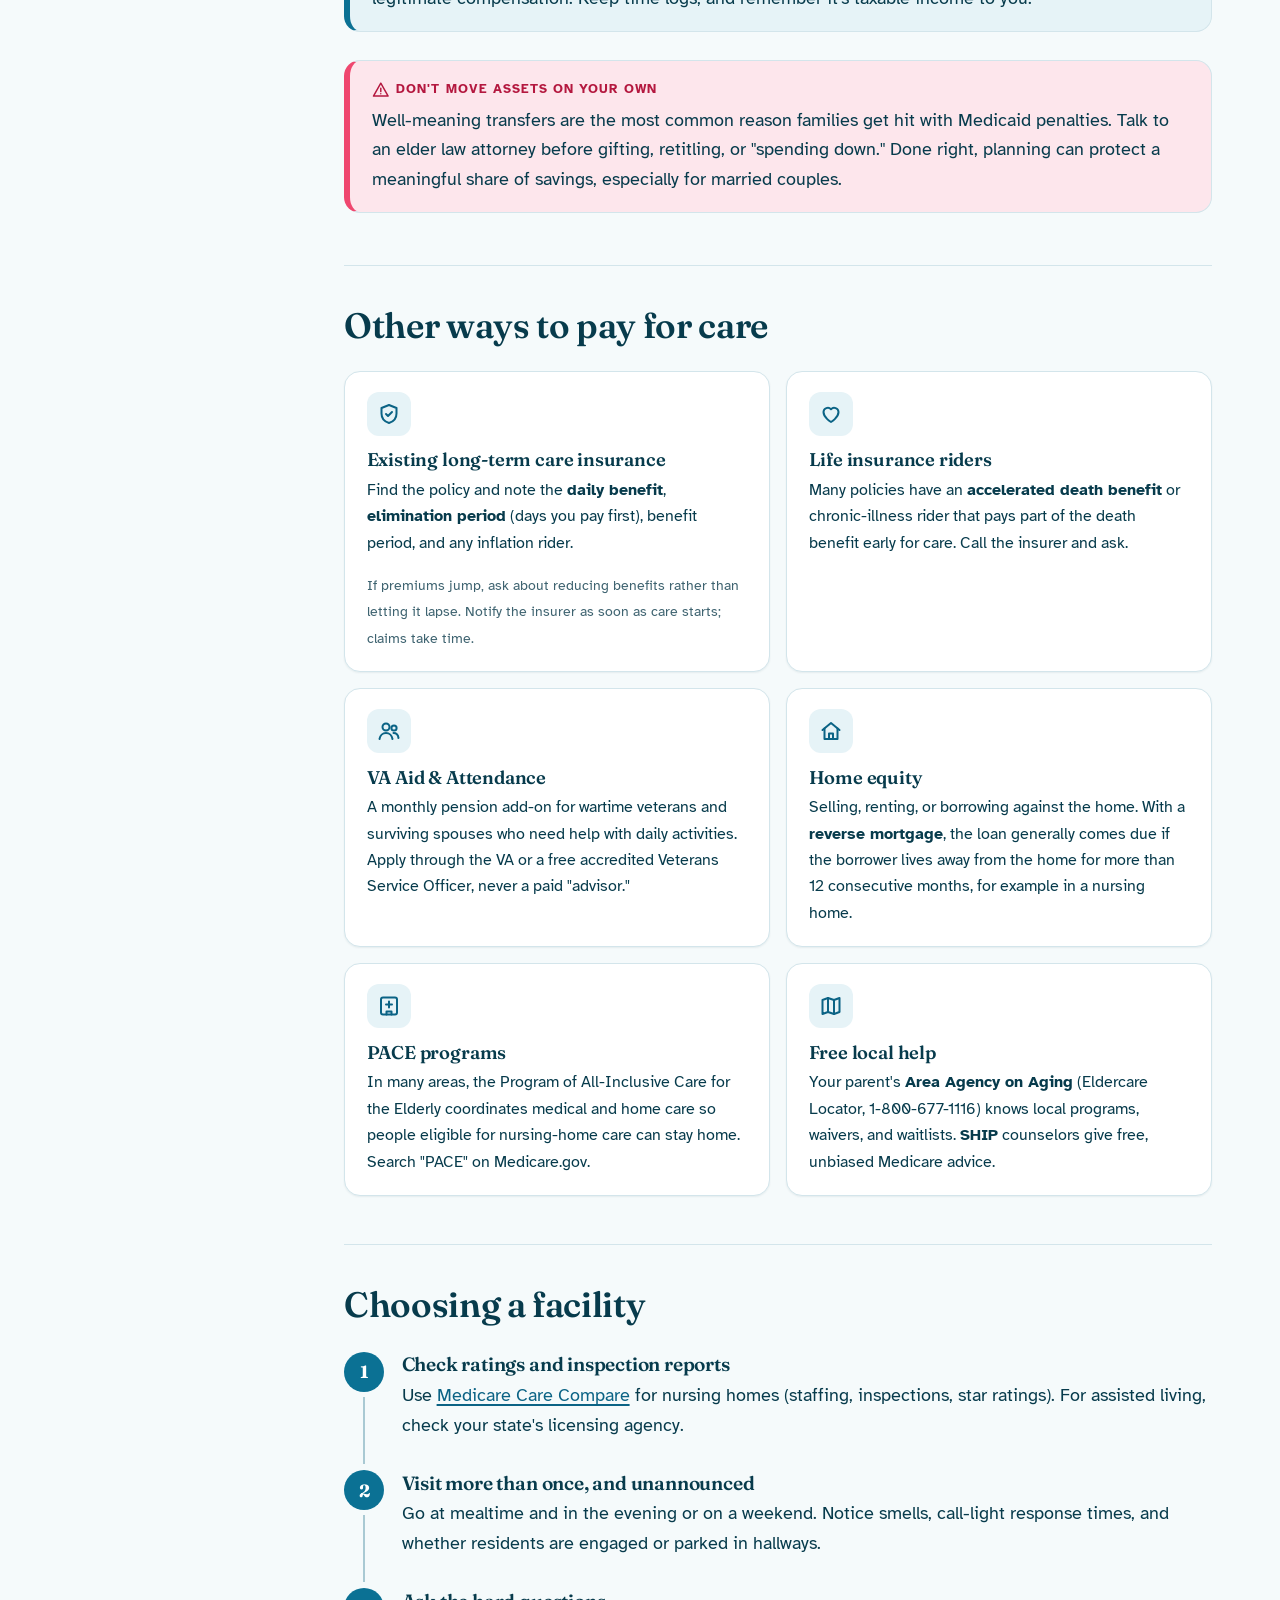
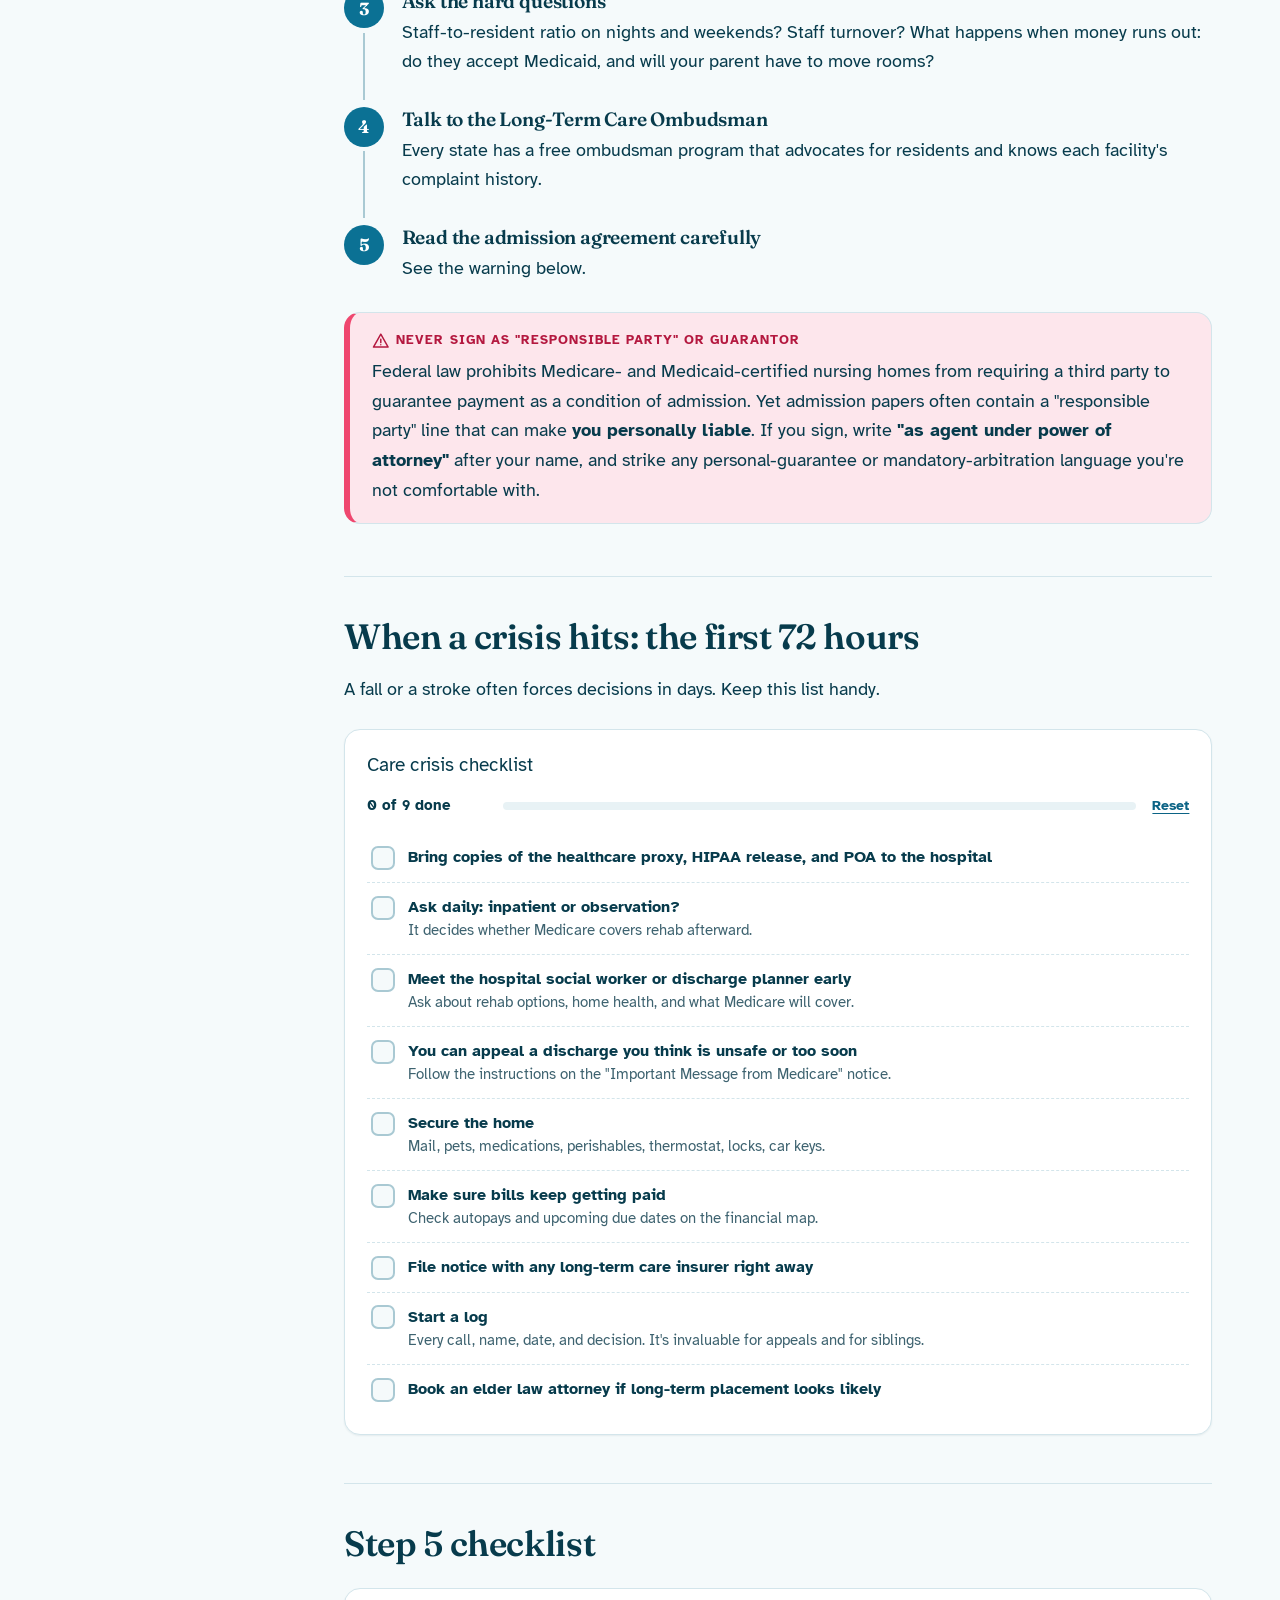
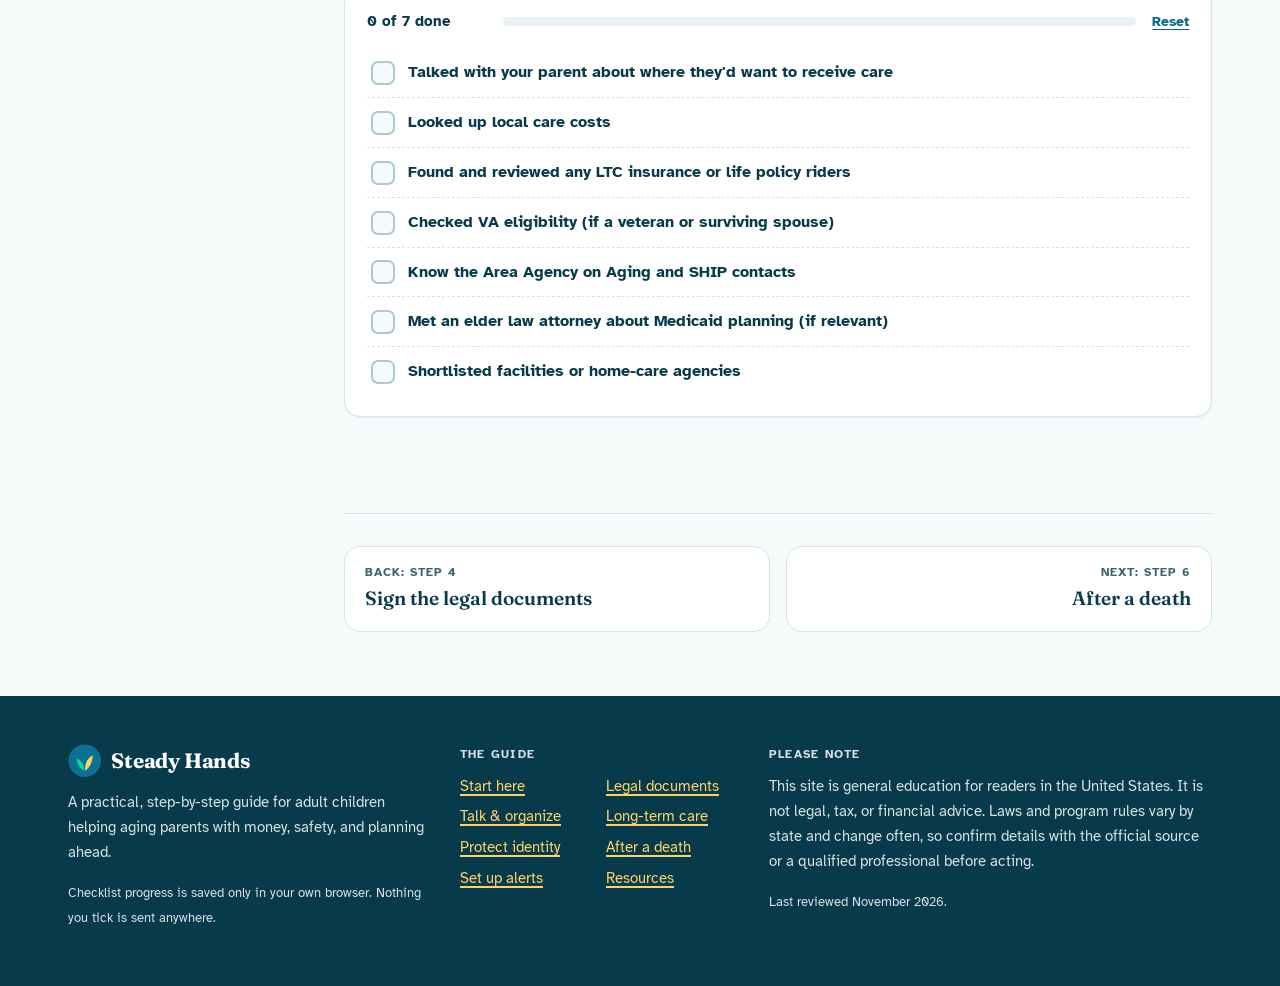
<file: 261120-helping-elderly-finances/care.html>
<!doctype html>
<html lang="en">
<head>
  <meta charset="utf-8">
  <meta name="viewport" content="width=device-width, initial-scale=1">
  <title>Long-Term Care · Steady Hands</title>
  <meta name="description" content="What long-term care really costs, what Medicare and Medicaid do and don&#x27;t cover, how the 5-year Medicaid look-back works, and a step-by-step checklist for when a care crisis hits.">
  <meta name="theme-color" content="#f5fafb" media="(prefers-color-scheme: light)">
  <meta name="theme-color" content="#03202a" media="(prefers-color-scheme: dark)">
  <script>document.documentElement.classList.add("js");try{var t=localStorage.getItem("sh-theme");if(t)document.documentElement.setAttribute("data-theme",t)}catch(e){}</script>
  <link rel="icon" href="favicon.svg" type="image/svg+xml">
  <link rel="preconnect" href="https://fonts.googleapis.com">
  <link rel="preconnect" href="https://fonts.gstatic.com" crossorigin>
  <link rel="stylesheet" href="https://fonts.googleapis.com/css2?family=Atkinson+Hyperlegible:ital,wght@0,400;0,700;1,400&amp;family=Fraunces:opsz,wght@9..144,500;9..144,600;9..144,700&amp;display=swap">
  <link rel="stylesheet" href="css/styles.css">
  <script src="js/site.js" defer></script>
</head>
<body>
<a class="skip-link" href="#main">Skip to main content</a>
<header class="site-header">
  <div class="wrap header-inner">
    <a class="brand" href="index.html"><svg class="brand-mark" viewBox="0 0 32 32" aria-hidden="true"><circle cx="16" cy="16" r="15.5"/><path class="bm-a" d="M16.3 25.5c-.3-6.6 1.4-11.3 7.2-14.8-.3 7-2.7 11.6-7.2 14.8z"/><path class="bm-b" d="M15.6 25.5c-4.8-2.5-7.3-6.4-7.4-11.9 4.8 2.2 7.3 6.2 7.4 11.9z"/></svg><span>Steady Hands</span></a>
    <nav id="site-nav" class="site-nav" aria-label="Main">
      <ul>
        <li><a href="index.html">Start</a></li>
        <li><a href="organize.html">Organize</a></li>
        <li><a href="protect.html">Protect</a></li>
        <li><a href="alerts.html">Alerts</a></li>
        <li><a href="legal.html">Legal</a></li>
        <li><a href="care.html">Care</a></li>
        <li><a href="after.html">After a death</a></li>
        <li><a href="resources.html">Resources</a></li>
      </ul>
    </nav>
    <div class="header-actions">
      <button class="theme-toggle" type="button" aria-pressed="false" aria-label="Switch to dark mode">
        <span class="icon-moon"><svg viewBox="0 0 24 24" fill="none" stroke="currentColor" stroke-width="2" stroke-linecap="round" stroke-linejoin="round" aria-hidden="true"><path d="M20.5 14.2A8.5 8.5 0 1 1 9.8 3.5a6.8 6.8 0 0 0 10.7 10.7z"/></svg></span><span class="icon-sun"><svg viewBox="0 0 24 24" fill="none" stroke="currentColor" stroke-width="2" stroke-linecap="round" stroke-linejoin="round" aria-hidden="true"><circle cx="12" cy="12" r="4.2"/><path d="M12 2v2.2M12 19.8V22M4.9 4.9l1.6 1.6M17.5 17.5l1.6 1.6M2 12h2.2M19.8 12H22M4.9 19.1l1.6-1.6M17.5 6.5l1.6-1.6"/></svg></span>
      </button>
      <button class="nav-toggle" type="button" aria-expanded="false" aria-controls="site-nav"><svg viewBox="0 0 24 24" fill="none" stroke="currentColor" stroke-width="2" stroke-linecap="round" stroke-linejoin="round" aria-hidden="true"><path d="M4 7h16M4 12h16M4 17h16"/></svg><span class="sr-only">Menu</span></button>
    </div>
  </div>
</header>
<main id="main">
  <section class="page-hero">
    <div class="wrap">
      <ol class="progress-dots" aria-label="Guide progress"><li><a href="organize.html" class="done" aria-label="Step 1: Talk &amp; organize"></a></li><li><a href="protect.html" class="done" aria-label="Step 2: Protect identity"></a></li><li><a href="alerts.html" class="done" aria-label="Step 3: Set up alerts"></a></li><li><a href="legal.html" class="done" aria-label="Step 4: Legal documents"></a></li><li><a href="care.html" aria-current="step" aria-label="Step 5: Long-term care"></a></li><li><a href="after.html" aria-label="Step 6: After a death"></a></li></ol>
      <span class="eyebrow">Step 5 of 6</span>
      <h1>Plan for long-term care before it's urgent</h1>
      <p class="lede">Long-term care is the largest financial risk most retirees face, and the one most families misunderstand. The biggest surprise: <strong>Medicare doesn't pay for it</strong>.</p>
      <ul class="chips">
        <li class="chip"><svg viewBox="0 0 24 24" fill="none" stroke="currentColor" stroke-width="2" stroke-linecap="round" stroke-linejoin="round" aria-hidden="true"><circle cx="12" cy="12" r="9"/><path d="M12 7v5l3 2"/></svg> <strong>Time:</strong> read now; one planning meeting</li>
        <li class="chip"><svg viewBox="0 0 24 24" fill="none" stroke="currentColor" stroke-width="2" stroke-linecap="round" stroke-linejoin="round" aria-hidden="true"><path d="M12 4v16M5 20h14M6 8h12"/><path d="m6 8-3 6a3 3 0 0 0 6 0L6 8zM18 8l-3 6a3 3 0 0 0 6 0l-3-6z"/></svg> <strong>Who helps:</strong> elder law attorney, SHIP counselor, hospital social worker</li>
      </ul>
    </div>
  </section>

  <div class="wrap page">
    <nav class="toc" aria-label="On this page"><p class="toc-title">On this page</p><ol id="toc"></ol></nav>
    <article class="content">

      <section>
        <h2 id="costs" data-toc="What care costs">What care costs</h2>
        <figure class="figure-card">
          <p class="figure-title">Annual cost of care vs. a typical Social Security check</p>
          <div class="bars">
            <div class="bar-row"><span class="bar-label">Nursing home<small>private room</small></span><div class="bar-track"><div class="bar-fill hot" style="--v:100%">$127,750</div></div></div>
            <div class="bar-row"><span class="bar-label">Nursing home<small>semi-private room</small></span><div class="bar-track"><div class="bar-fill hot" style="--v:87%">$111,325</div></div></div>
            <div class="bar-row"><span class="bar-label">Home health aide<small>44 hours a week</small></span><div class="bar-track"><div class="bar-fill" style="--v:61%">$77,792</div></div></div>
            <div class="bar-row"><span class="bar-label">Assisted living<small>private one-bedroom</small></span><div class="bar-track"><div class="bar-fill" style="--v:55%">$70,800</div></div></div>
            <div class="bar-row"><span class="bar-label">Average Social Security<small>retired worker, per year</small></span><div class="bar-track"><div class="bar-fill ref" style="--v:19%">~$24,000</div></div></div>
          </div>
          <figcaption>U.S. national medians from the CareScout (formerly Genworth) Cost of Care Survey, 2024. Costs in many metro areas run far higher, and rise faster than inflation. Look up their area at carescout.com.</figcaption>
        </figure>
        <p class="prose">Many people need care for only a short time, but federal estimates suggest about 1 in 5 people turning 65 will need it for more than five years. Plan for the long tail, not the average.</p>
      </section>

      <section>
        <h2 id="who-pays" data-toc="Who pays for what">Who pays for what</h2>
        <div class="table-wrap">
          <table>
            <thead><tr><th scope="col">Type of care</th><th scope="col">Medicare</th><th scope="col">Medicaid</th><th scope="col">LTC insurance</th></tr></thead>
            <tbody>
              <tr><th scope="row">Short-term rehab in a nursing facility<span class="sub">after a hospital stay</span></th><td><span class="part">Up to 100 days</span><span class="sub">Days 1–20 in full; 21–100 with a daily copay. Requires a 3-day <em>inpatient</em> stay.</span></td><td><span class="yes">Yes</span><span class="sub">if eligible</span></td><td><span class="part">Depends</span></td></tr>
              <tr><th scope="row">Long-term nursing home care<span class="sub">help with bathing, dressing, eating</span></th><td><span class="no">No</span></td><td><span class="yes">Yes</span><span class="sub">The largest payer nationally</span></td><td><span class="yes">Yes</span></td></tr>
              <tr><th scope="row">Assisted living</th><td><span class="no">No</span></td><td><span class="part">Limited</span><span class="sub">Some care via state waivers; usually not room and board</span></td><td><span class="yes">Usually</span></td></tr>
              <tr><th scope="row">Skilled home health<span class="sub">nursing, therapy</span></th><td><span class="yes">Yes</span><span class="sub">if homebound and ordered by a doctor</span></td><td><span class="yes">Yes</span></td><td><span class="yes">Yes</span></td></tr>
              <tr><th scope="row">Non-medical home care<span class="sub">aides, homemakers</span></th><td><span class="no">No</span></td><td><span class="part">Via waivers</span><span class="sub">Waitlists are common</span></td><td><span class="yes">Yes</span></td></tr>
              <tr><th scope="row">Hospice</th><td><span class="yes">Yes</span></td><td><span class="yes">Yes</span></td><td><span class="part">Varies</span></td></tr>
            </tbody>
          </table>
        </div>
        <p class="legend"><span><span class="yes"></span> Covered</span><span><span class="part"></span> Partly or with conditions</span><span><span class="no"></span> Not covered</span></p>

        <div class="callout warn">
          <p class="callout-label"><svg viewBox="0 0 24 24" fill="none" stroke="currentColor" stroke-width="2" stroke-linecap="round" stroke-linejoin="round" aria-hidden="true"><rect x="4" y="3.5" width="16" height="17" rx="2"/><path d="M12 7.5v6M9 10.5h6M9.5 20.5v-3h5v3"/></svg> The "observation status" trap</p>
          <p>Medicare only covers rehab in a nursing facility after <strong>three midnights as an admitted inpatient</strong>. Time spent "under observation" doesn't count, even if your parent is in a regular hospital bed. Ask every day: <strong>"Is my parent admitted as an inpatient, or under observation?"</strong> Hospitals must give a written notice (called a MOON) after 24 hours of observation. Medicare Advantage plans may waive the 3-day rule but often require prior authorization.</p>
        </div>
      </section>

      <section>
        <h2 id="medicaid" data-toc="How Medicaid works">How Medicaid pays for care</h2>
        <p class="prose">Medicaid pays for most long-term nursing home care in the U.S., but only after your parent's resources are nearly exhausted. Rules vary a lot by state; this is the general shape.</p>
        <ol class="steps">
          <li><h3>Medical need</h3><p>A state assessment confirms your parent needs a nursing-home level of care, typically help with several daily activities or significant dementia.</p></li>
          <li><h3>Asset limit</h3><p>Countable assets must be very low, often around $2,000 for a single person. The home is usually exempt up to an equity limit if a spouse lives there or your parent intends to return. A car, personal belongings, and a prepaid funeral are generally exempt too.</p></li>
          <li><h3>The 5-year look-back</h3><p>Medicaid reviews every financial transfer in the <strong>60 months</strong> before applying. Gifts, or sales below fair value, create a penalty period when Medicaid won't pay. That includes "helping out" grandchildren, or putting the house in a child's name.</p></li>
          <li><h3>Spousal protections</h3><p>If one parent needs care and the other stays home, the "community spouse" can keep the home, a car, and a protected share of savings and income. Married couples have much more room to plan.</p></li>
          <li><h3>Estate recovery</h3><p>After death, the state can seek repayment from the estate, often including the house. Some planning tools can protect it, but only if done correctly and in time.</p></li>
        </ol>
        <div class="callout">
          <p class="callout-label"><svg viewBox="0 0 24 24" fill="none" stroke="currentColor" stroke-width="2" stroke-linecap="round" stroke-linejoin="round" aria-hidden="true"><path d="M14 3H7a2 2 0 0 0-2 2v14a2 2 0 0 0 2 2h10a2 2 0 0 0 2-2V8l-5-5z"/><path d="M14 3v5h5M9 13h6M9 17h6"/></svg> If you're paid to provide care, put it in writing</p>
          <p>Money a parent pays a family caregiver can look like a gift under the look-back. A written <strong>personal care agreement</strong>, at fair market rates and paid as care is provided (not in advance), turns it into legitimate compensation. Keep time logs, and remember it's taxable income to you.</p>
        </div>
        <div class="callout warn">
          <p class="callout-label"><svg viewBox="0 0 24 24" fill="none" stroke="currentColor" stroke-width="2" stroke-linecap="round" stroke-linejoin="round" aria-hidden="true"><path d="M12 3 2 20.5h20L12 3z"/><path d="M12 10v4.5M12 17.5v.01"/></svg> Don't move assets on your own</p>
          <p>Well-meaning transfers are the most common reason families get hit with Medicaid penalties. Talk to an elder law attorney before gifting, retitling, or "spending down." Done right, planning can protect a meaningful share of savings, especially for married couples.</p>
        </div>
      </section>

      <section>
        <h2 id="paying" data-toc="Other ways to pay">Other ways to pay for care</h2>
        <div class="cards two">
          <div class="card">
            <div class="card-icon"><svg viewBox="0 0 24 24" fill="none" stroke="currentColor" stroke-width="2" stroke-linecap="round" stroke-linejoin="round" aria-hidden="true"><path d="M12 3 4.5 6v5.5c0 4.6 3.2 8.2 7.5 9.5 4.3-1.3 7.5-4.9 7.5-9.5V6L12 3z"/><path d="m9 12 2 2 4-4"/></svg></div>
            <h3>Existing long-term care insurance</h3>
            <p>Find the policy and note the <strong>daily benefit</strong>, <strong>elimination period</strong> (days you pay first), benefit period, and any inflation rider.</p>
            <p class="muted"><small>If premiums jump, ask about reducing benefits rather than letting it lapse. Notify the insurer as soon as care starts; claims take time.</small></p>
          </div>
          <div class="card">
            <div class="card-icon"><svg viewBox="0 0 24 24" fill="none" stroke="currentColor" stroke-width="2" stroke-linecap="round" stroke-linejoin="round" aria-hidden="true"><path d="M12 20s-7.5-4.4-7.5-10A4.3 4.3 0 0 1 12 7.3 4.3 4.3 0 0 1 19.5 10c0 5.6-7.5 10-7.5 10z"/></svg></div>
            <h3>Life insurance riders</h3>
            <p>Many policies have an <strong>accelerated death benefit</strong> or chronic-illness rider that pays part of the death benefit early for care. Call the insurer and ask.</p>
          </div>
          <div class="card">
            <div class="card-icon"><svg viewBox="0 0 24 24" fill="none" stroke="currentColor" stroke-width="2" stroke-linecap="round" stroke-linejoin="round" aria-hidden="true"><circle cx="9" cy="8" r="3.5"/><path d="M2.5 20c.5-3.6 3.2-6 6.5-6s6 2.4 6.5 6"/><circle cx="17" cy="9" r="2.6"/><path d="M16.5 14c2.6 0 4.6 2 5 5"/></svg></div>
            <h3>VA Aid &amp; Attendance</h3>
            <p>A monthly pension add-on for wartime veterans and surviving spouses who need help with daily activities. Apply through the VA or a free accredited Veterans Service Officer, never a paid "advisor."</p>
          </div>
          <div class="card">
            <div class="card-icon"><svg viewBox="0 0 24 24" fill="none" stroke="currentColor" stroke-width="2" stroke-linecap="round" stroke-linejoin="round" aria-hidden="true"><path d="M3.5 11 12 4l8.5 7"/><path d="M5.5 9.5V20h13V9.5"/><path d="M10 20v-5.5h4V20"/></svg></div>
            <h3>Home equity</h3>
            <p>Selling, renting, or borrowing against the home. With a <strong>reverse mortgage</strong>, the loan generally comes due if the borrower lives away from the home for more than 12 consecutive months, for example in a nursing home.</p>
          </div>
          <div class="card">
            <div class="card-icon"><svg viewBox="0 0 24 24" fill="none" stroke="currentColor" stroke-width="2" stroke-linecap="round" stroke-linejoin="round" aria-hidden="true"><rect x="4" y="3.5" width="16" height="17" rx="2"/><path d="M12 7.5v6M9 10.5h6M9.5 20.5v-3h5v3"/></svg></div>
            <h3>PACE programs</h3>
            <p>In many areas, the Program of All-Inclusive Care for the Elderly coordinates medical and home care so people eligible for nursing-home care can stay home. Search "PACE" on Medicare.gov.</p>
          </div>
          <div class="card">
            <div class="card-icon"><svg viewBox="0 0 24 24" fill="none" stroke="currentColor" stroke-width="2" stroke-linecap="round" stroke-linejoin="round" aria-hidden="true"><path d="M9 4 3.5 6v14L9 18l6 2 5.5-2V4L15 6 9 4z"/><path d="M9 4v14M15 6v14"/></svg></div>
            <h3>Free local help</h3>
            <p>Your parent's <strong>Area Agency on Aging</strong> (Eldercare Locator, 1-800-677-1116) knows local programs, waivers, and waitlists. <strong>SHIP</strong> counselors give free, unbiased Medicare advice.</p>
          </div>
        </div>
      </section>

      <section>
        <h2 id="choosing" data-toc="Choosing a facility">Choosing a facility</h2>
        <ol class="steps">
          <li><h3>Check ratings and inspection reports</h3><p>Use <a href="https://www.medicare.gov/care-compare/">Medicare Care Compare</a> for nursing homes (staffing, inspections, star ratings). For assisted living, check your state's licensing agency.</p></li>
          <li><h3>Visit more than once, and unannounced</h3><p>Go at mealtime and in the evening or on a weekend. Notice smells, call-light response times, and whether residents are engaged or parked in hallways.</p></li>
          <li><h3>Ask the hard questions</h3><p>Staff-to-resident ratio on nights and weekends? Staff turnover? What happens when money runs out: do they accept Medicaid, and will your parent have to move rooms?</p></li>
          <li><h3>Talk to the Long-Term Care Ombudsman</h3><p>Every state has a free ombudsman program that advocates for residents and knows each facility's complaint history.</p></li>
          <li><h3>Read the admission agreement carefully</h3><p>See the warning below.</p></li>
        </ol>
        <div class="callout warn">
          <p class="callout-label"><svg viewBox="0 0 24 24" fill="none" stroke="currentColor" stroke-width="2" stroke-linecap="round" stroke-linejoin="round" aria-hidden="true"><path d="M12 3 2 20.5h20L12 3z"/><path d="M12 10v4.5M12 17.5v.01"/></svg> Never sign as "responsible party" or guarantor</p>
          <p>Federal law prohibits Medicare- and Medicaid-certified nursing homes from requiring a third party to guarantee payment as a condition of admission. Yet admission papers often contain a "responsible party" line that can make <strong>you personally liable</strong>. If you sign, write <strong>"as agent under power of attorney"</strong> after your name, and strike any personal-guarantee or mandatory-arbitration language you're not comfortable with.</p>
        </div>
      </section>

      <section>
        <h2 id="crisis" data-toc="When a crisis hits">When a crisis hits: the first 72 hours</h2>
        <p class="prose">A fall or a stroke often forces decisions in days. Keep this list handy.</p>
        <div class="checklist" data-key="care-crisis">
          <p class="checklist-title">Care crisis checklist</p>
          <ul>
            <li><label><input type="checkbox"><span><strong>Bring copies of the healthcare proxy, HIPAA release, and POA to the hospital</strong></span></label></li>
            <li><label><input type="checkbox"><span><strong>Ask daily: inpatient or observation?</strong> <span class="sub">It decides whether Medicare covers rehab afterward.</span></span></label></li>
            <li><label><input type="checkbox"><span><strong>Meet the hospital social worker or discharge planner early</strong> <span class="sub">Ask about rehab options, home health, and what Medicare will cover.</span></span></label></li>
            <li><label><input type="checkbox"><span><strong>You can appeal a discharge you think is unsafe or too soon</strong> <span class="sub">Follow the instructions on the "Important Message from Medicare" notice.</span></span></label></li>
            <li><label><input type="checkbox"><span><strong>Secure the home</strong> <span class="sub">Mail, pets, medications, perishables, thermostat, locks, car keys.</span></span></label></li>
            <li><label><input type="checkbox"><span><strong>Make sure bills keep getting paid</strong> <span class="sub">Check autopays and upcoming due dates on the financial map.</span></span></label></li>
            <li><label><input type="checkbox"><span><strong>File notice with any long-term care insurer right away</strong></span></label></li>
            <li><label><input type="checkbox"><span><strong>Start a log</strong> <span class="sub">Every call, name, date, and decision. It's invaluable for appeals and for siblings.</span></span></label></li>
            <li><label><input type="checkbox"><span><strong>Book an elder law attorney if long-term placement looks likely</strong></span></label></li>
          </ul>
        </div>
      </section>

      <section>
        <h2 id="checklist">Step 5 checklist</h2>
        <div class="checklist" data-key="care">
          <ul>
            <li><label><input type="checkbox"><span><strong>Talked with your parent about where they'd want to receive care</strong></span></label></li>
            <li><label><input type="checkbox"><span><strong>Looked up local care costs</strong></span></label></li>
            <li><label><input type="checkbox"><span><strong>Found and reviewed any LTC insurance or life policy riders</strong></span></label></li>
            <li><label><input type="checkbox"><span><strong>Checked VA eligibility (if a veteran or surviving spouse)</strong></span></label></li>
            <li><label><input type="checkbox"><span><strong>Know the Area Agency on Aging and SHIP contacts</strong></span></label></li>
            <li><label><input type="checkbox"><span><strong>Met an elder law attorney about Medicaid planning (if relevant)</strong></span></label></li>
            <li><label><input type="checkbox"><span><strong>Shortlisted facilities or home-care agencies</strong></span></label></li>
          </ul>
        </div>
      </section>

      <nav class="pager" aria-label="Previous and next">
        <a href="legal.html"><small>Back: Step 4</small><span>Sign the legal documents</span></a>
        <a class="next" href="after.html"><small>Next: Step 6</small><span>After a death</span></a>
      </nav>
    </article>
  </div>
</main>

<footer class="site-footer">
  <div class="wrap footer-inner">
    <div>
      <p class="brand"><svg class="brand-mark" viewBox="0 0 32 32" aria-hidden="true"><circle cx="16" cy="16" r="15.5"/><path class="bm-a" d="M16.3 25.5c-.3-6.6 1.4-11.3 7.2-14.8-.3 7-2.7 11.6-7.2 14.8z"/><path class="bm-b" d="M15.6 25.5c-4.8-2.5-7.3-6.4-7.4-11.9 4.8 2.2 7.3 6.2 7.4 11.9z"/></svg><span>Steady Hands</span></p>
      <p>A practical, step-by-step guide for adult children helping aging parents with money, safety, and planning ahead.</p>
      <p><small>Checklist progress is saved only in your own browser. Nothing you tick is sent anywhere.</small></p>
    </div>
    <div>
      <p class="footer-title">The guide</p>
      <ul>
        <li><a href="index.html">Start here</a></li>
        <li><a href="organize.html">Talk &amp; organize</a></li>
        <li><a href="protect.html">Protect identity</a></li>
        <li><a href="alerts.html">Set up alerts</a></li>
        <li><a href="legal.html">Legal documents</a></li>
        <li><a href="care.html">Long-term care</a></li>
        <li><a href="after.html">After a death</a></li>
        <li><a href="resources.html">Resources</a></li>
      </ul>
    </div>
    <div>
      <p class="footer-title">Please note</p>
      <p>This site is general education for readers in the United States. It is not legal, tax, or financial advice. Laws and program rules vary by state and change often, so confirm details with the official source or a qualified professional before acting.</p>
      <p><small>Last reviewed November 2026.</small></p>
    </div>
  </div>
</footer>
</body>
</html>
</file>
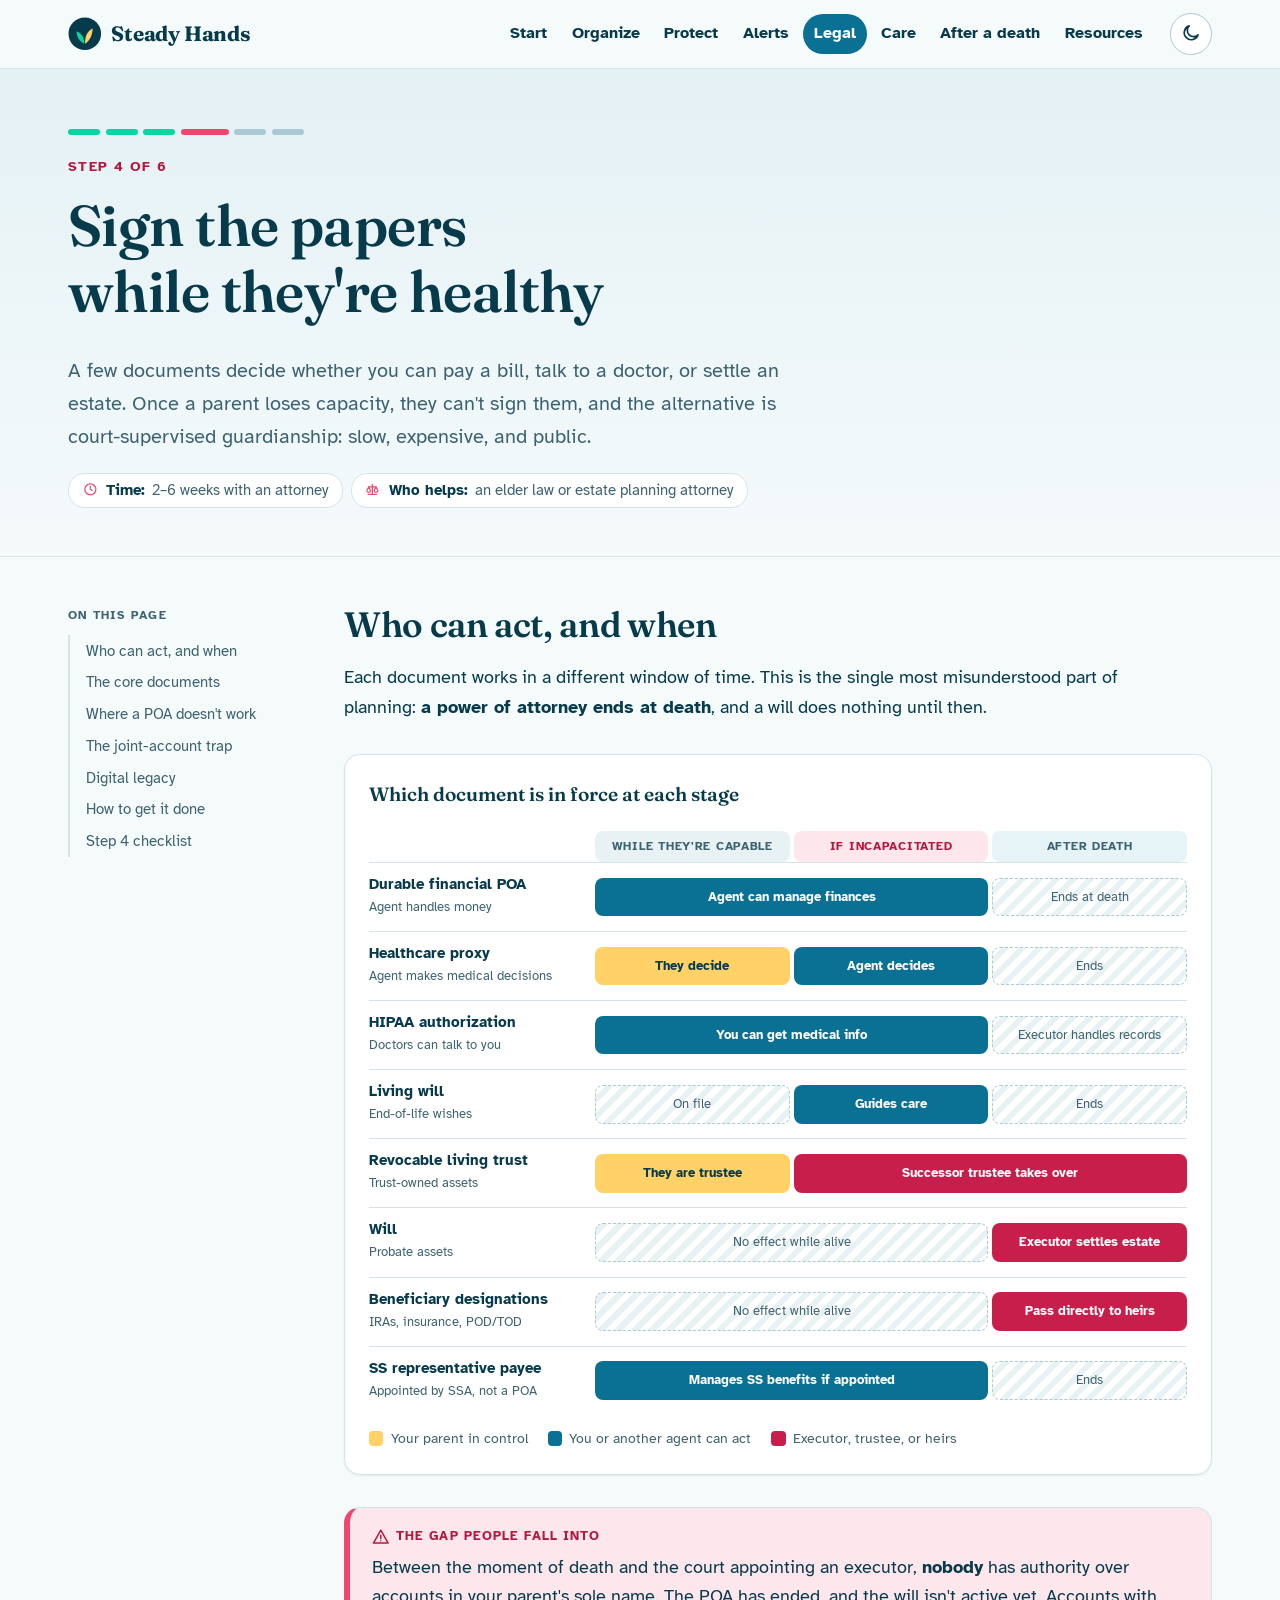
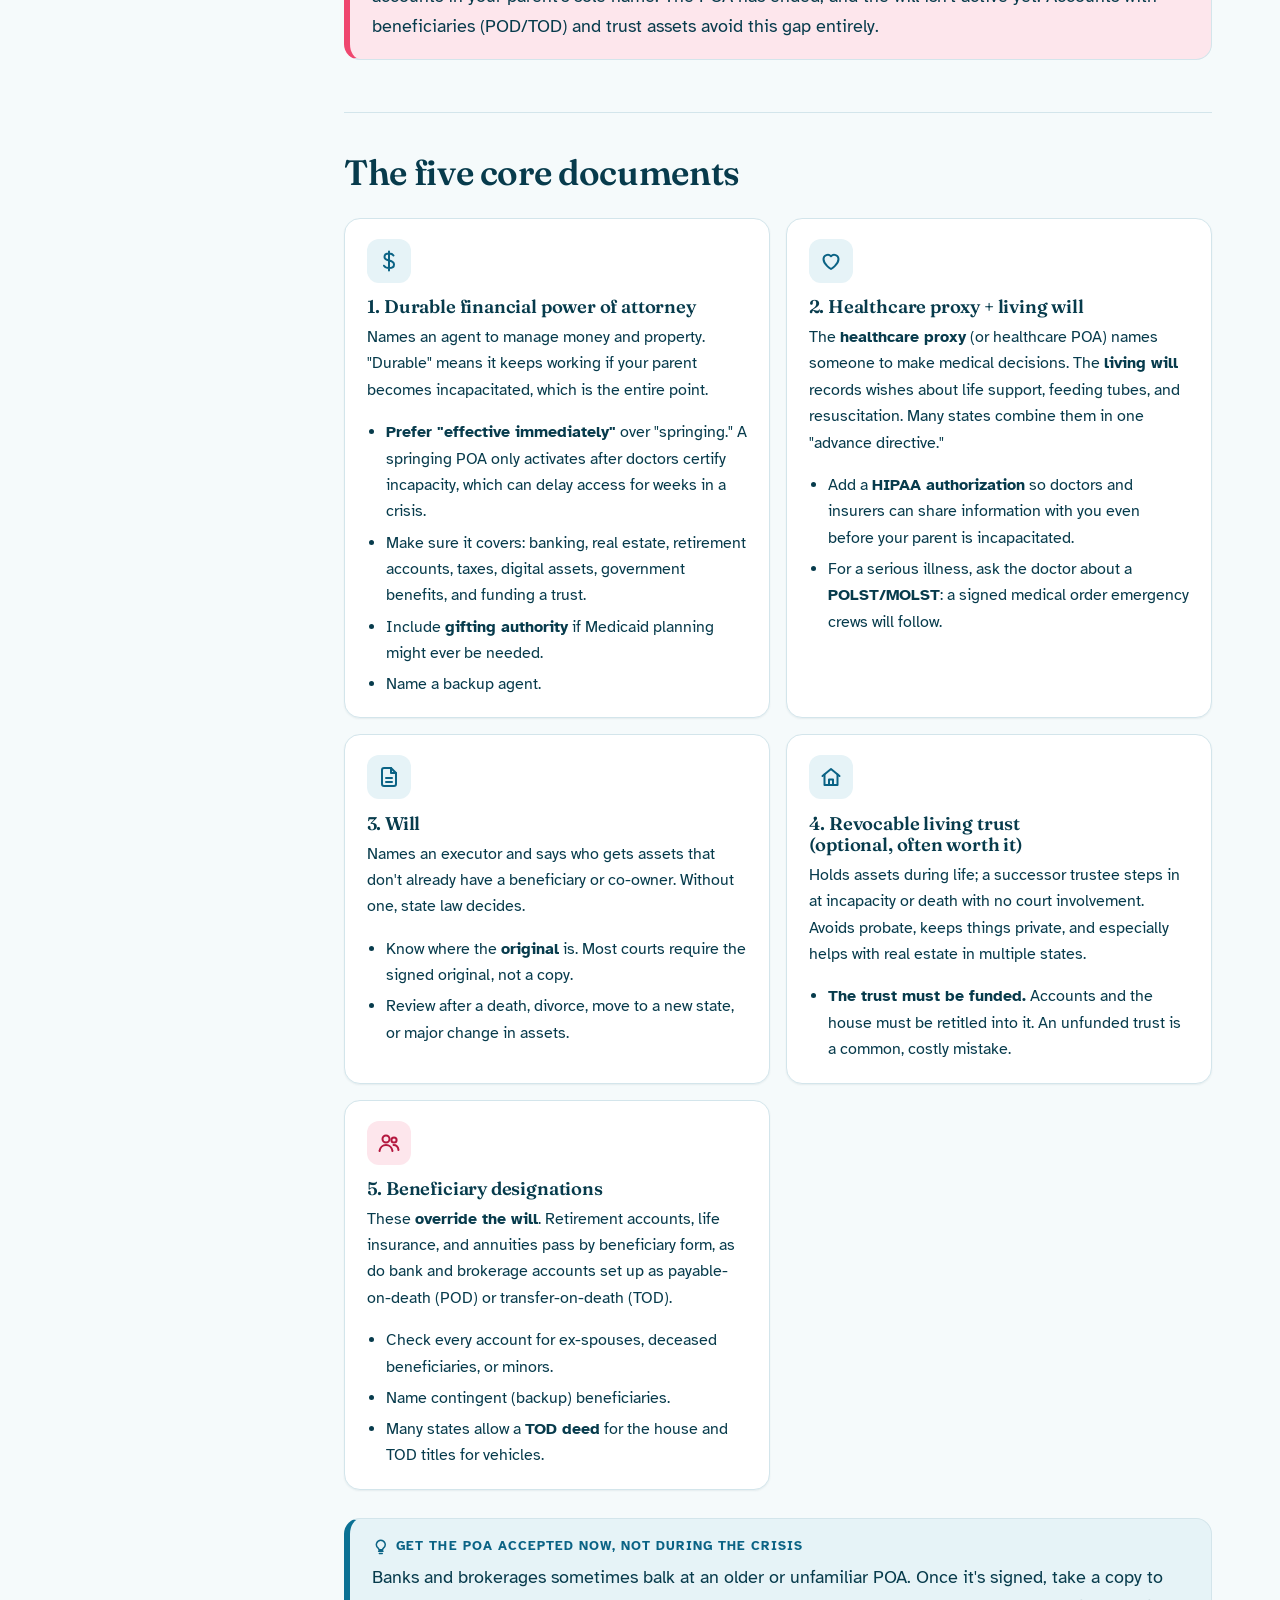
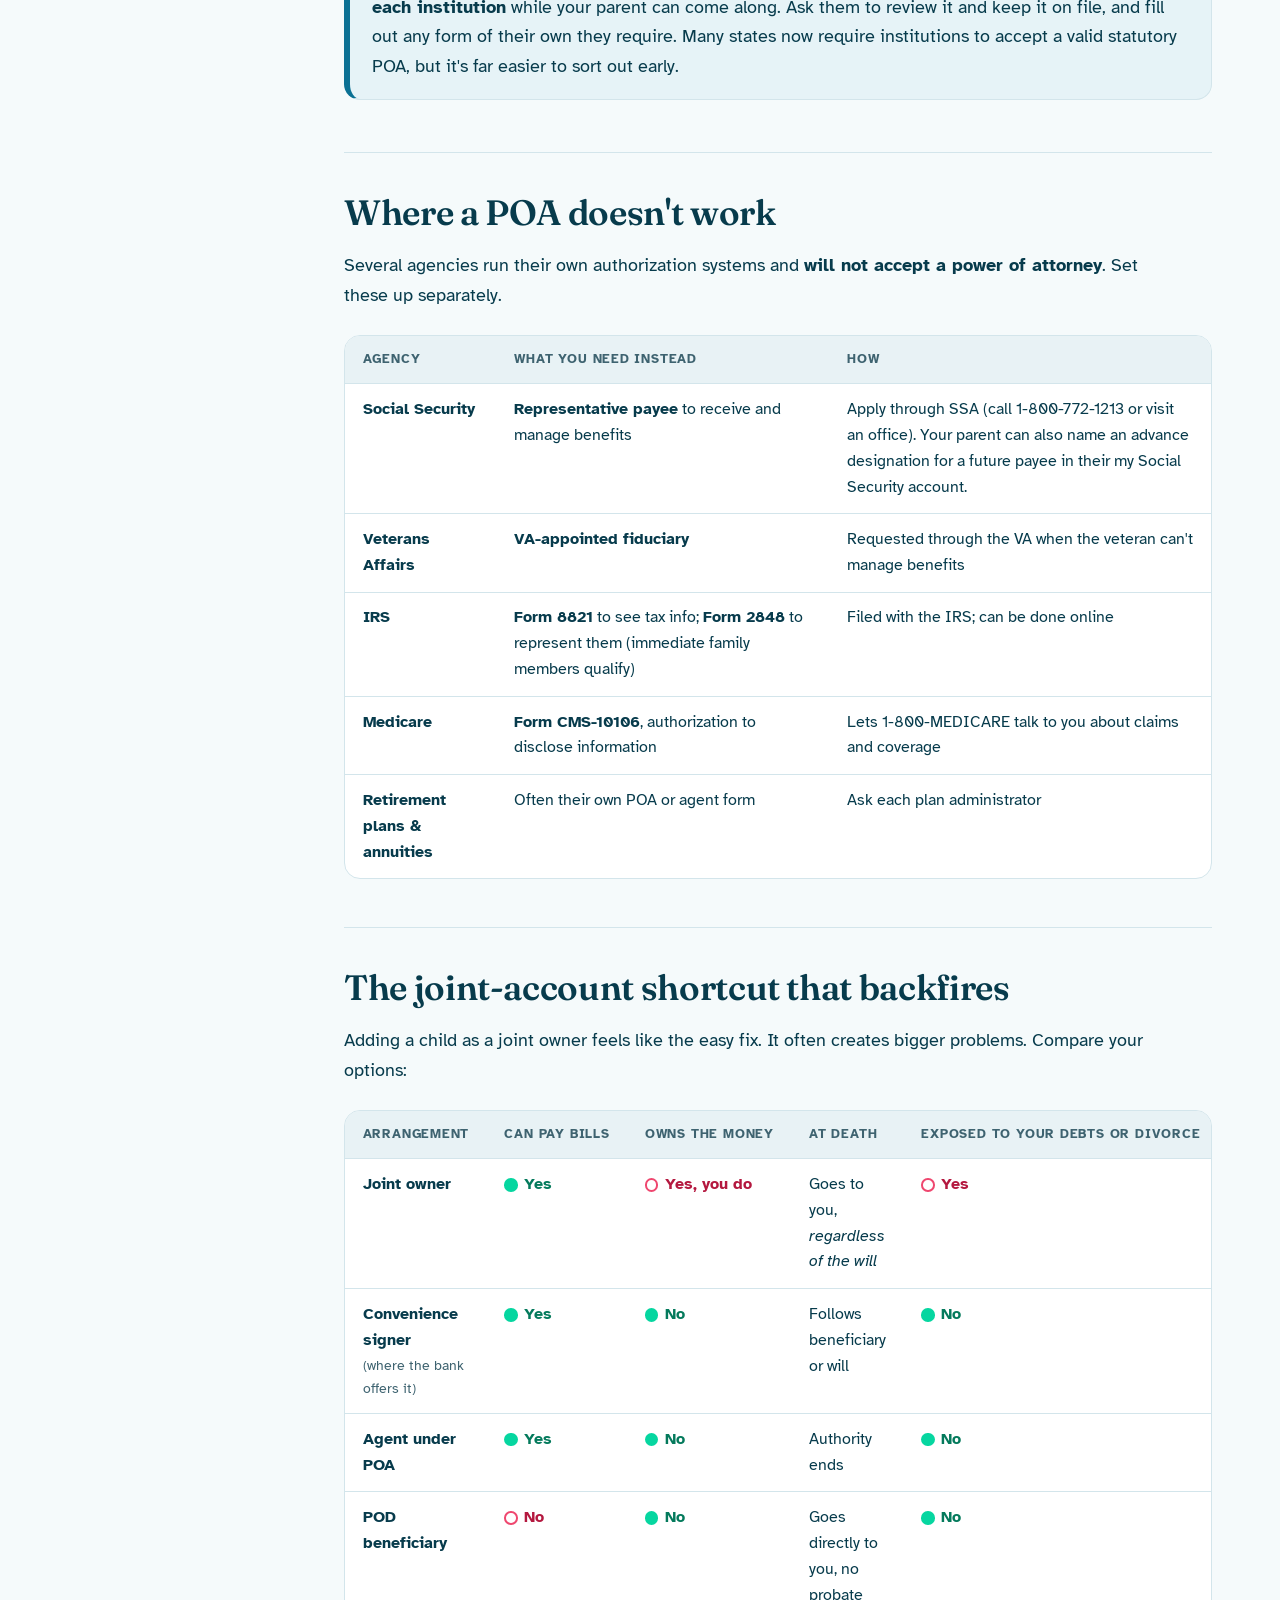
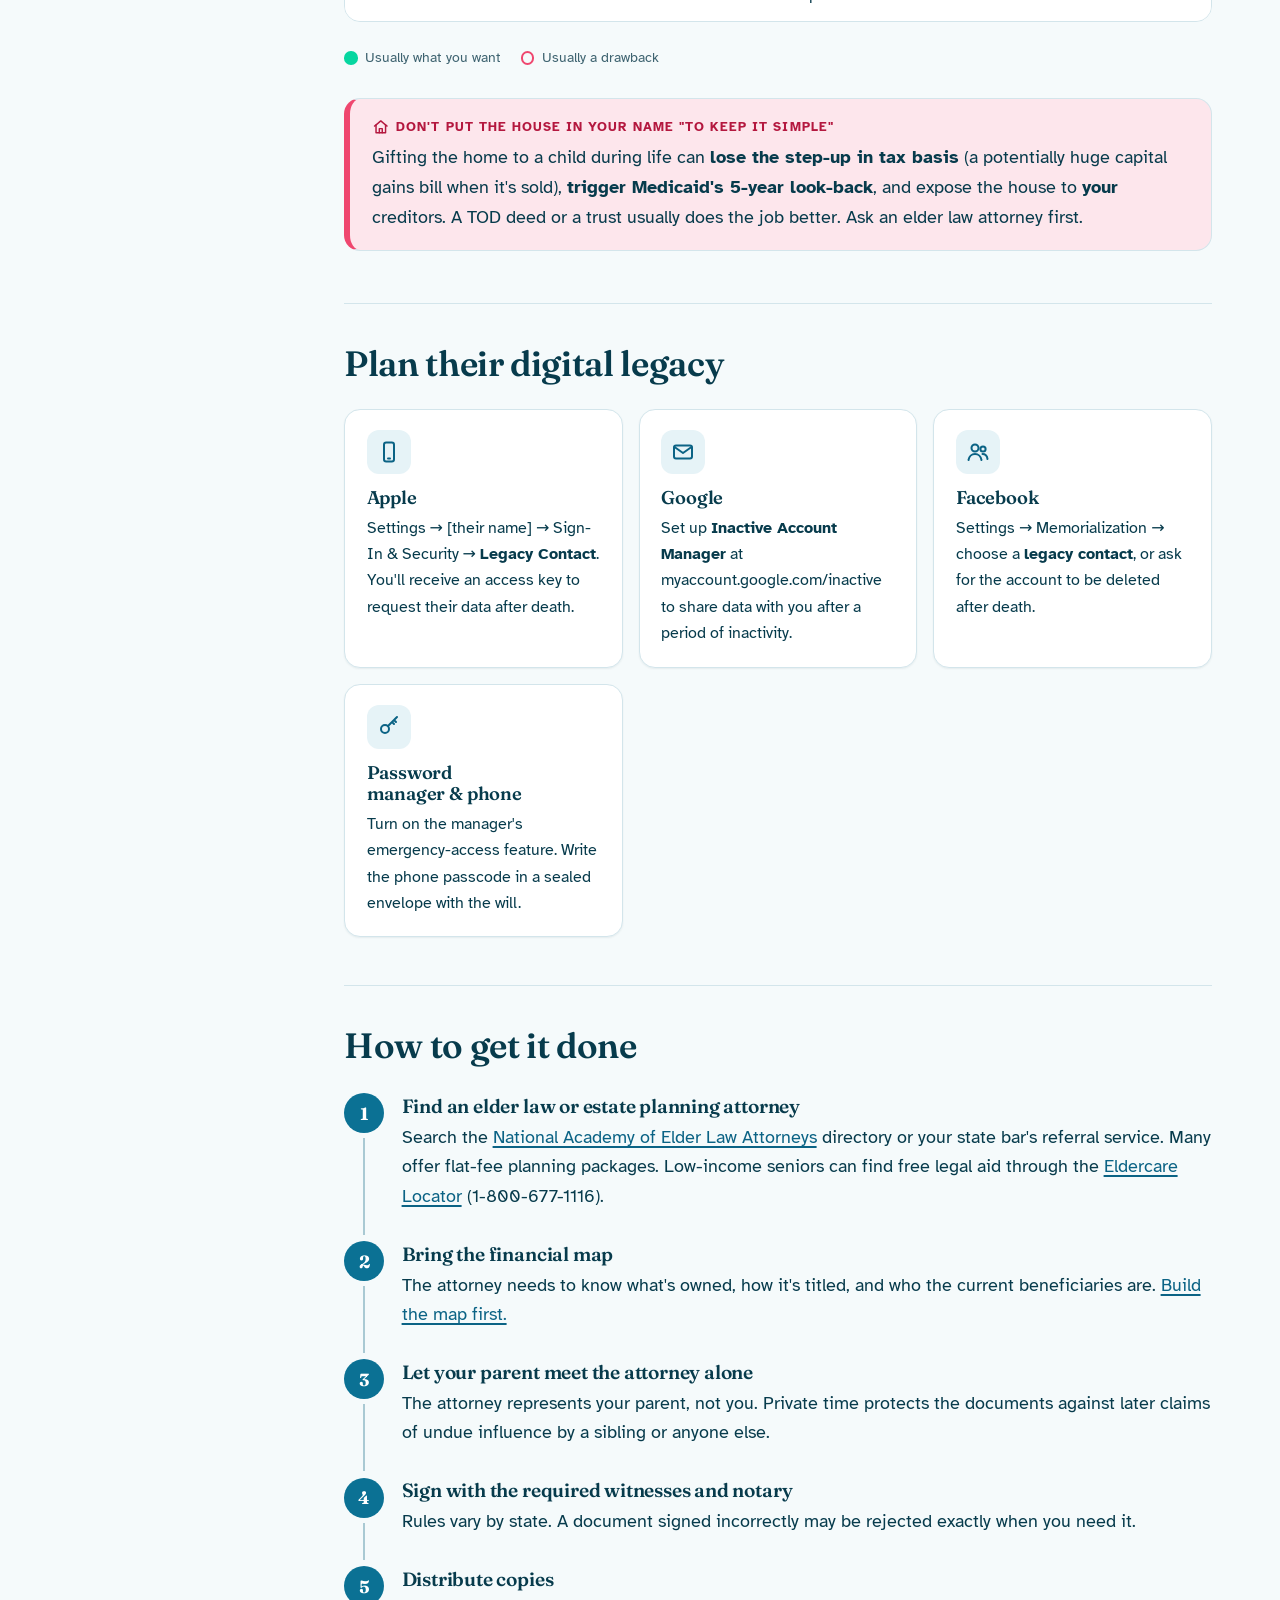
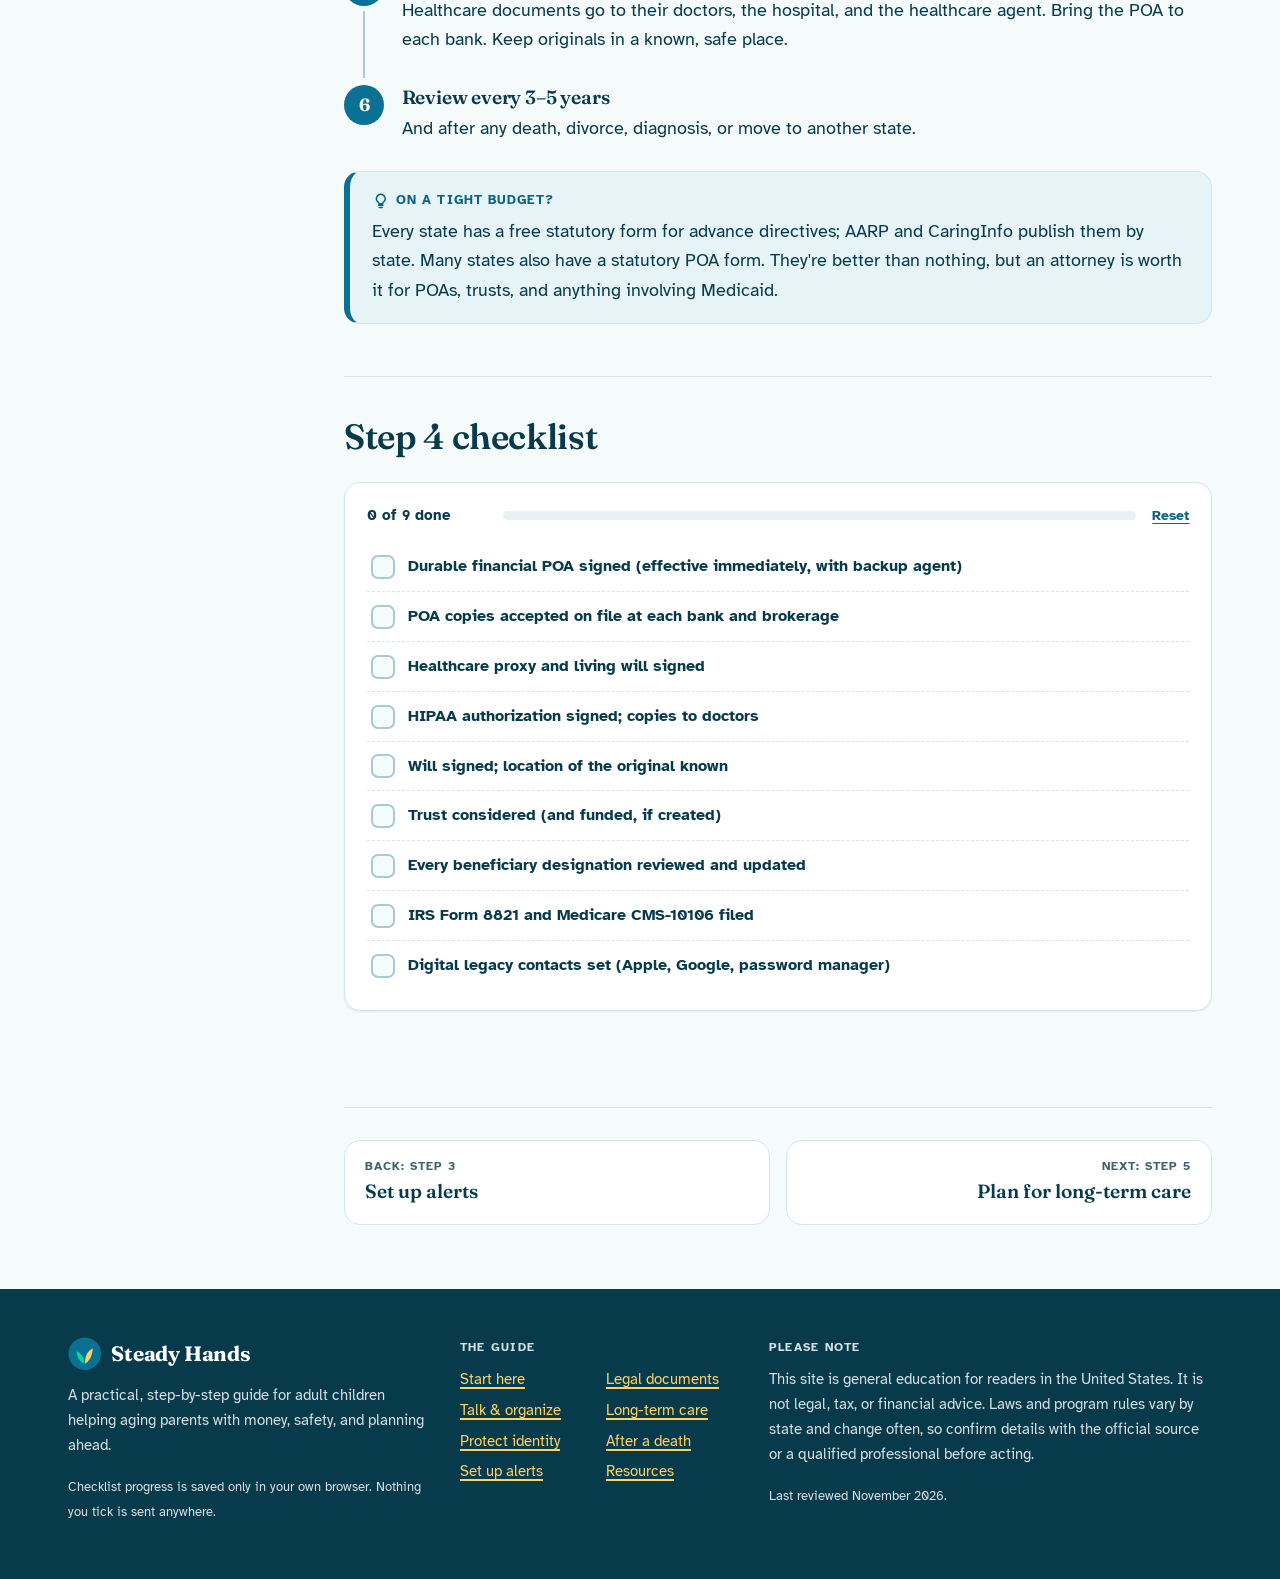
<file: 261120-helping-elderly-finances/legal.html>
<!doctype html>
<html lang="en">
<head>
  <meta charset="utf-8">
  <meta name="viewport" content="width=device-width, initial-scale=1">
  <title>Legal Documents · Steady Hands</title>
  <meta name="description" content="The legal documents that let you help an aging parent: durable power of attorney, healthcare proxy, HIPAA release, will, trust, and beneficiary designations, plus which agencies don&#x27;t accept a POA.">
  <meta name="theme-color" content="#f5fafb" media="(prefers-color-scheme: light)">
  <meta name="theme-color" content="#03202a" media="(prefers-color-scheme: dark)">
  <script>document.documentElement.classList.add("js");try{var t=localStorage.getItem("sh-theme");if(t)document.documentElement.setAttribute("data-theme",t)}catch(e){}</script>
  <link rel="icon" href="favicon.svg" type="image/svg+xml">
  <link rel="preconnect" href="https://fonts.googleapis.com">
  <link rel="preconnect" href="https://fonts.gstatic.com" crossorigin>
  <link rel="stylesheet" href="https://fonts.googleapis.com/css2?family=Atkinson+Hyperlegible:ital,wght@0,400;0,700;1,400&amp;family=Fraunces:opsz,wght@9..144,500;9..144,600;9..144,700&amp;display=swap">
  <link rel="stylesheet" href="css/styles.css">
  <script src="js/site.js" defer></script>
</head>
<body>
<a class="skip-link" href="#main">Skip to main content</a>
<header class="site-header">
  <div class="wrap header-inner">
    <a class="brand" href="index.html"><svg class="brand-mark" viewBox="0 0 32 32" aria-hidden="true"><circle cx="16" cy="16" r="15.5"/><path class="bm-a" d="M16.3 25.5c-.3-6.6 1.4-11.3 7.2-14.8-.3 7-2.7 11.6-7.2 14.8z"/><path class="bm-b" d="M15.6 25.5c-4.8-2.5-7.3-6.4-7.4-11.9 4.8 2.2 7.3 6.2 7.4 11.9z"/></svg><span>Steady Hands</span></a>
    <nav id="site-nav" class="site-nav" aria-label="Main">
      <ul>
        <li><a href="index.html">Start</a></li>
        <li><a href="organize.html">Organize</a></li>
        <li><a href="protect.html">Protect</a></li>
        <li><a href="alerts.html">Alerts</a></li>
        <li><a href="legal.html">Legal</a></li>
        <li><a href="care.html">Care</a></li>
        <li><a href="after.html">After a death</a></li>
        <li><a href="resources.html">Resources</a></li>
      </ul>
    </nav>
    <div class="header-actions">
      <button class="theme-toggle" type="button" aria-pressed="false" aria-label="Switch to dark mode">
        <span class="icon-moon"><svg viewBox="0 0 24 24" fill="none" stroke="currentColor" stroke-width="2" stroke-linecap="round" stroke-linejoin="round" aria-hidden="true"><path d="M20.5 14.2A8.5 8.5 0 1 1 9.8 3.5a6.8 6.8 0 0 0 10.7 10.7z"/></svg></span><span class="icon-sun"><svg viewBox="0 0 24 24" fill="none" stroke="currentColor" stroke-width="2" stroke-linecap="round" stroke-linejoin="round" aria-hidden="true"><circle cx="12" cy="12" r="4.2"/><path d="M12 2v2.2M12 19.8V22M4.9 4.9l1.6 1.6M17.5 17.5l1.6 1.6M2 12h2.2M19.8 12H22M4.9 19.1l1.6-1.6M17.5 6.5l1.6-1.6"/></svg></span>
      </button>
      <button class="nav-toggle" type="button" aria-expanded="false" aria-controls="site-nav"><svg viewBox="0 0 24 24" fill="none" stroke="currentColor" stroke-width="2" stroke-linecap="round" stroke-linejoin="round" aria-hidden="true"><path d="M4 7h16M4 12h16M4 17h16"/></svg><span class="sr-only">Menu</span></button>
    </div>
  </div>
</header>
<main id="main">
  <section class="page-hero">
    <div class="wrap">
      <ol class="progress-dots" aria-label="Guide progress"><li><a href="organize.html" class="done" aria-label="Step 1: Talk &amp; organize"></a></li><li><a href="protect.html" class="done" aria-label="Step 2: Protect identity"></a></li><li><a href="alerts.html" class="done" aria-label="Step 3: Set up alerts"></a></li><li><a href="legal.html" aria-current="step" aria-label="Step 4: Legal documents"></a></li><li><a href="care.html" aria-label="Step 5: Long-term care"></a></li><li><a href="after.html" aria-label="Step 6: After a death"></a></li></ol>
      <span class="eyebrow">Step 4 of 6</span>
      <h1>Sign the papers while they're healthy</h1>
      <p class="lede">A few documents decide whether you can pay a bill, talk to a doctor, or settle an estate. Once a parent loses capacity, they can't sign them, and the alternative is court-supervised guardianship: slow, expensive, and public.</p>
      <ul class="chips">
        <li class="chip"><svg viewBox="0 0 24 24" fill="none" stroke="currentColor" stroke-width="2" stroke-linecap="round" stroke-linejoin="round" aria-hidden="true"><circle cx="12" cy="12" r="9"/><path d="M12 7v5l3 2"/></svg> <strong>Time:</strong> 2–6 weeks with an attorney</li>
        <li class="chip"><svg viewBox="0 0 24 24" fill="none" stroke="currentColor" stroke-width="2" stroke-linecap="round" stroke-linejoin="round" aria-hidden="true"><path d="M12 4v16M5 20h14M6 8h12"/><path d="m6 8-3 6a3 3 0 0 0 6 0L6 8zM18 8l-3 6a3 3 0 0 0 6 0l-3-6z"/></svg> <strong>Who helps:</strong> an elder law or estate planning attorney</li>
      </ul>
    </div>
  </section>

  <div class="wrap page">
    <nav class="toc" aria-label="On this page"><p class="toc-title">On this page</p><ol id="toc"></ol></nav>
    <article class="content">

      <section>
        <h2 id="who-acts-when" data-toc="Who can act, and when">Who can act, and when</h2>
        <p class="prose">Each document works in a different window of time. This is the single most misunderstood part of planning: <strong>a power of attorney ends at death</strong>, and a will does nothing until then.</p>
        <figure class="figure-card authority">
          <p class="figure-title">Which document is in force at each stage</p>
          <div class="au-head">
            <span></span>
            <div class="au-track"><span>While they're capable</span><span>If incapacitated</span><span>After death</span></div>
          </div>
          <div class="au-row">
            <div class="au-label"><strong>Durable financial POA</strong><small>Agent handles money</small></div>
            <div class="au-track"><div class="au-bar" style="grid-column:1 / span 2">Agent can manage finances</div><div class="au-off" style="grid-column:3">Ends at death</div></div>
          </div>
          <div class="au-row">
            <div class="au-label"><strong>Healthcare proxy</strong><small>Agent makes medical decisions</small></div>
            <div class="au-track"><div class="au-bar self" style="grid-column:1">They decide</div><div class="au-bar" style="grid-column:2">Agent decides</div><div class="au-off" style="grid-column:3">Ends</div></div>
          </div>
          <div class="au-row">
            <div class="au-label"><strong>HIPAA authorization</strong><small>Doctors can talk to you</small></div>
            <div class="au-track"><div class="au-bar" style="grid-column:1 / span 2">You can get medical info</div><div class="au-off" style="grid-column:3">Executor handles records</div></div>
          </div>
          <div class="au-row">
            <div class="au-label"><strong>Living will</strong><small>End-of-life wishes</small></div>
            <div class="au-track"><div class="au-off" style="grid-column:1">On file</div><div class="au-bar" style="grid-column:2">Guides care</div><div class="au-off" style="grid-column:3">Ends</div></div>
          </div>
          <div class="au-row">
            <div class="au-label"><strong>Revocable living trust</strong><small>Trust-owned assets</small></div>
            <div class="au-track"><div class="au-bar self" style="grid-column:1">They are trustee</div><div class="au-bar after" style="grid-column:2 / span 2">Successor trustee takes over</div></div>
          </div>
          <div class="au-row">
            <div class="au-label"><strong>Will</strong><small>Probate assets</small></div>
            <div class="au-track"><div class="au-off" style="grid-column:1 / span 2">No effect while alive</div><div class="au-bar after" style="grid-column:3">Executor settles estate</div></div>
          </div>
          <div class="au-row">
            <div class="au-label"><strong>Beneficiary designations</strong><small>IRAs, insurance, POD/TOD</small></div>
            <div class="au-track"><div class="au-off" style="grid-column:1 / span 2">No effect while alive</div><div class="au-bar after" style="grid-column:3">Pass directly to heirs</div></div>
          </div>
          <div class="au-row">
            <div class="au-label"><strong>SS representative payee</strong><small>Appointed by SSA, not a POA</small></div>
            <div class="au-track"><div class="au-bar" style="grid-column:1 / span 2">Manages SS benefits if appointed</div><div class="au-off" style="grid-column:3">Ends</div></div>
          </div>
          <div class="legend">
            <span><i class="swatch" style="background:var(--golden-pollen)"></i> Your parent in control</span>
            <span><i class="swatch" style="background:var(--primary)"></i> You or another agent can act</span>
            <span><i class="swatch" style="background:var(--pink-deep)"></i> Executor, trustee, or heirs</span>
          </div>
        </figure>
        <div class="callout warn">
          <p class="callout-label"><svg viewBox="0 0 24 24" fill="none" stroke="currentColor" stroke-width="2" stroke-linecap="round" stroke-linejoin="round" aria-hidden="true"><path d="M12 3 2 20.5h20L12 3z"/><path d="M12 10v4.5M12 17.5v.01"/></svg> The gap people fall into</p>
          <p>Between the moment of death and the court appointing an executor, <strong>nobody</strong> has authority over accounts in your parent's sole name. The POA has ended, and the will isn't active yet. Accounts with beneficiaries (POD/TOD) and trust assets avoid this gap entirely.</p>
        </div>
      </section>

      <section>
        <h2 id="core-documents" data-toc="The core documents">The five core documents</h2>

        <div class="cards two">
          <div class="card">
            <div class="card-icon"><svg viewBox="0 0 24 24" fill="none" stroke="currentColor" stroke-width="2" stroke-linecap="round" stroke-linejoin="round" aria-hidden="true"><path d="M12 2.5v19M16.5 6.5c-.8-1.3-2.5-2-4.5-2-2.8 0-4.5 1.4-4.5 3.4 0 4.8 9.5 2.4 9.5 7.5 0 2-1.9 3.6-5 3.6-2.2 0-4-.8-5-2.3"/></svg></div>
            <h3>1. Durable financial power of attorney</h3>
            <p>Names an agent to manage money and property. "Durable" means it keeps working if your parent becomes incapacitated, which is the entire point.</p>
            <ul>
              <li><strong>Prefer "effective immediately"</strong> over "springing." A springing POA only activates after doctors certify incapacity, which can delay access for weeks in a crisis.</li>
              <li>Make sure it covers: banking, real estate, retirement accounts, taxes, digital assets, government benefits, and funding a trust.</li>
              <li>Include <strong>gifting authority</strong> if Medicaid planning might ever be needed.</li>
              <li>Name a backup agent.</li>
            </ul>
          </div>
          <div class="card">
            <div class="card-icon"><svg viewBox="0 0 24 24" fill="none" stroke="currentColor" stroke-width="2" stroke-linecap="round" stroke-linejoin="round" aria-hidden="true"><path d="M12 20s-7.5-4.4-7.5-10A4.3 4.3 0 0 1 12 7.3 4.3 4.3 0 0 1 19.5 10c0 5.6-7.5 10-7.5 10z"/></svg></div>
            <h3>2. Healthcare proxy + living will</h3>
            <p>The <strong>healthcare proxy</strong> (or healthcare POA) names someone to make medical decisions. The <strong>living will</strong> records wishes about life support, feeding tubes, and resuscitation. Many states combine them in one "advance directive."</p>
            <ul>
              <li>Add a <strong>HIPAA authorization</strong> so doctors and insurers can share information with you even before your parent is incapacitated.</li>
              <li>For a serious illness, ask the doctor about a <strong>POLST/MOLST</strong>: a signed medical order emergency crews will follow.</li>
            </ul>
          </div>
          <div class="card">
            <div class="card-icon"><svg viewBox="0 0 24 24" fill="none" stroke="currentColor" stroke-width="2" stroke-linecap="round" stroke-linejoin="round" aria-hidden="true"><path d="M14 3H7a2 2 0 0 0-2 2v14a2 2 0 0 0 2 2h10a2 2 0 0 0 2-2V8l-5-5z"/><path d="M14 3v5h5M9 13h6M9 17h6"/></svg></div>
            <h3>3. Will</h3>
            <p>Names an executor and says who gets assets that don't already have a beneficiary or co-owner. Without one, state law decides.</p>
            <ul>
              <li>Know where the <strong>original</strong> is. Most courts require the signed original, not a copy.</li>
              <li>Review after a death, divorce, move to a new state, or major change in assets.</li>
            </ul>
          </div>
          <div class="card">
            <div class="card-icon"><svg viewBox="0 0 24 24" fill="none" stroke="currentColor" stroke-width="2" stroke-linecap="round" stroke-linejoin="round" aria-hidden="true"><path d="M3.5 11 12 4l8.5 7"/><path d="M5.5 9.5V20h13V9.5"/><path d="M10 20v-5.5h4V20"/></svg></div>
            <h3>4. Revocable living trust (optional, often worth it)</h3>
            <p>Holds assets during life; a successor trustee steps in at incapacity or death with no court involvement. Avoids probate, keeps things private, and especially helps with real estate in multiple states.</p>
            <ul>
              <li><strong>The trust must be funded.</strong> Accounts and the house must be retitled into it. An unfunded trust is a common, costly mistake.</li>
            </ul>
          </div>
          <div class="card accent">
            <div class="card-icon"><svg viewBox="0 0 24 24" fill="none" stroke="currentColor" stroke-width="2" stroke-linecap="round" stroke-linejoin="round" aria-hidden="true"><circle cx="9" cy="8" r="3.5"/><path d="M2.5 20c.5-3.6 3.2-6 6.5-6s6 2.4 6.5 6"/><circle cx="17" cy="9" r="2.6"/><path d="M16.5 14c2.6 0 4.6 2 5 5"/></svg></div>
            <h3>5. Beneficiary designations</h3>
            <p>These <strong>override the will</strong>. Retirement accounts, life insurance, and annuities pass by beneficiary form, as do bank and brokerage accounts set up as payable-on-death (POD) or transfer-on-death (TOD).</p>
            <ul>
              <li>Check every account for ex-spouses, deceased beneficiaries, or minors.</li>
              <li>Name contingent (backup) beneficiaries.</li>
              <li>Many states allow a <strong>TOD deed</strong> for the house and TOD titles for vehicles.</li>
            </ul>
          </div>
        </div>

        <div class="callout">
          <p class="callout-label"><svg viewBox="0 0 24 24" fill="none" stroke="currentColor" stroke-width="2" stroke-linecap="round" stroke-linejoin="round" aria-hidden="true"><path d="M9 18h6M10 21h4M12 3a6 6 0 0 0-3.6 10.8c.6.5 1.1 1.3 1.1 2.2h5c0-.9.5-1.7 1.1-2.2A6 6 0 0 0 12 3z"/></svg> Get the POA accepted now, not during the crisis</p>
          <p>Banks and brokerages sometimes balk at an older or unfamiliar POA. Once it's signed, take a copy to <strong>each institution</strong> while your parent can come along. Ask them to review it and keep it on file, and fill out any form of their own they require. Many states now require institutions to accept a valid statutory POA, but it's far easier to sort out early.</p>
        </div>
      </section>

      <section>
        <h2 id="poa-limits" data-toc="Where a POA doesn't work">Where a POA doesn't work</h2>
        <p class="prose">Several agencies run their own authorization systems and <strong>will not accept a power of attorney</strong>. Set these up separately.</p>
        <div class="table-wrap">
          <table>
            <thead><tr><th scope="col">Agency</th><th scope="col">What you need instead</th><th scope="col">How</th></tr></thead>
            <tbody>
              <tr><th scope="row">Social Security</th><td><strong>Representative payee</strong> to receive and manage benefits</td><td>Apply through SSA (call 1-800-772-1213 or visit an office). Your parent can also name an advance designation for a future payee in their my Social Security account.</td></tr>
              <tr><th scope="row">Veterans Affairs</th><td><strong>VA-appointed fiduciary</strong></td><td>Requested through the VA when the veteran can't manage benefits</td></tr>
              <tr><th scope="row">IRS</th><td><strong>Form 8821</strong> to see tax info; <strong>Form 2848</strong> to represent them (immediate family members qualify)</td><td>Filed with the IRS; can be done online</td></tr>
              <tr><th scope="row">Medicare</th><td><strong>Form CMS-10106</strong>, authorization to disclose information</td><td>Lets 1-800-MEDICARE talk to you about claims and coverage</td></tr>
              <tr><th scope="row">Retirement plans &amp; annuities</th><td>Often their own POA or agent form</td><td>Ask each plan administrator</td></tr>
            </tbody>
          </table>
        </div>
      </section>

      <section>
        <h2 id="joint-accounts" data-toc="The joint-account trap">The joint-account shortcut that backfires</h2>
        <p class="prose">Adding a child as a joint owner feels like the easy fix. It often creates bigger problems. Compare your options:</p>
        <div class="table-wrap">
          <table>
            <thead><tr><th scope="col">Arrangement</th><th scope="col">Can pay bills</th><th scope="col">Owns the money</th><th scope="col">At death</th><th scope="col">Exposed to your debts or divorce</th></tr></thead>
            <tbody>
              <tr><th scope="row">Joint owner</th><td><span class="yes">Yes</span></td><td><span class="no">Yes, you do</span></td><td>Goes to you, <em>regardless of the will</em></td><td><span class="no">Yes</span></td></tr>
              <tr><th scope="row">Convenience signer<span class="sub">(where the bank offers it)</span></th><td><span class="yes">Yes</span></td><td><span class="yes">No</span></td><td>Follows beneficiary or will</td><td><span class="yes">No</span></td></tr>
              <tr><th scope="row">Agent under POA</th><td><span class="yes">Yes</span></td><td><span class="yes">No</span></td><td>Authority ends</td><td><span class="yes">No</span></td></tr>
              <tr><th scope="row">POD beneficiary</th><td><span class="no">No</span></td><td><span class="yes">No</span></td><td>Goes directly to you, no probate</td><td><span class="yes">No</span></td></tr>
            </tbody>
          </table>
        </div>
        <p class="legend"><span><span class="yes"></span> Usually what you want</span><span><span class="no"></span> Usually a drawback</span></p>
        <div class="callout warn">
          <p class="callout-label"><svg viewBox="0 0 24 24" fill="none" stroke="currentColor" stroke-width="2" stroke-linecap="round" stroke-linejoin="round" aria-hidden="true"><path d="M3.5 11 12 4l8.5 7"/><path d="M5.5 9.5V20h13V9.5"/><path d="M10 20v-5.5h4V20"/></svg> Don't put the house in your name "to keep it simple"</p>
          <p>Gifting the home to a child during life can <strong>lose the step-up in tax basis</strong> (a potentially huge capital gains bill when it's sold), <strong>trigger Medicaid's 5-year look-back</strong>, and expose the house to <strong>your</strong> creditors. A TOD deed or a trust usually does the job better. Ask an elder law attorney first.</p>
        </div>
      </section>

      <section>
        <h2 id="digital" data-toc="Digital legacy">Plan their digital legacy</h2>
        <div class="cards">
          <div class="card">
            <div class="card-icon"><svg viewBox="0 0 24 24" fill="none" stroke="currentColor" stroke-width="2" stroke-linecap="round" stroke-linejoin="round" aria-hidden="true"><rect x="7" y="2.5" width="10" height="19" rx="2.2"/><path d="M11 18.5h2"/></svg></div>
            <h3>Apple</h3>
            <p>Settings → [their name] → Sign-In &amp; Security → <strong>Legacy Contact</strong>. You'll receive an access key to request their data after death.</p>
          </div>
          <div class="card">
            <div class="card-icon"><svg viewBox="0 0 24 24" fill="none" stroke="currentColor" stroke-width="2" stroke-linecap="round" stroke-linejoin="round" aria-hidden="true"><rect x="3" y="5.5" width="18" height="13" rx="2"/><path d="m3.5 7 8.5 6 8.5-6"/></svg></div>
            <h3>Google</h3>
            <p>Set up <strong>Inactive Account Manager</strong> at myaccount.google.com/inactive to share data with you after a period of inactivity.</p>
          </div>
          <div class="card">
            <div class="card-icon"><svg viewBox="0 0 24 24" fill="none" stroke="currentColor" stroke-width="2" stroke-linecap="round" stroke-linejoin="round" aria-hidden="true"><circle cx="9" cy="8" r="3.5"/><path d="M2.5 20c.5-3.6 3.2-6 6.5-6s6 2.4 6.5 6"/><circle cx="17" cy="9" r="2.6"/><path d="M16.5 14c2.6 0 4.6 2 5 5"/></svg></div>
            <h3>Facebook</h3>
            <p>Settings → Memorialization → choose a <strong>legacy contact</strong>, or ask for the account to be deleted after death.</p>
          </div>
          <div class="card">
            <div class="card-icon"><svg viewBox="0 0 24 24" fill="none" stroke="currentColor" stroke-width="2" stroke-linecap="round" stroke-linejoin="round" aria-hidden="true"><circle cx="8" cy="14" r="4"/><path d="m11 11 9-9M17 5l2 2M15 7l2 2"/></svg></div>
            <h3>Password manager &amp; phone</h3>
            <p>Turn on the manager's emergency-access feature. Write the phone passcode in a sealed envelope with the will.</p>
          </div>
        </div>
      </section>

      <section>
        <h2 id="get-it-done" data-toc="How to get it done">How to get it done</h2>
        <ol class="steps">
          <li><h3>Find an elder law or estate planning attorney</h3><p>Search the <a href="https://www.naela.org">National Academy of Elder Law Attorneys</a> directory or your state bar's referral service. Many offer flat-fee planning packages. Low-income seniors can find free legal aid through the <a href="https://eldercare.acl.gov">Eldercare Locator</a> (1-800-677-1116).</p></li>
          <li><h3>Bring the financial map</h3><p>The attorney needs to know what's owned, how it's titled, and who the current beneficiaries are. <a href="organize.html#inventory">Build the map first.</a></p></li>
          <li><h3>Let your parent meet the attorney alone</h3><p>The attorney represents your parent, not you. Private time protects the documents against later claims of undue influence by a sibling or anyone else.</p></li>
          <li><h3>Sign with the required witnesses and notary</h3><p>Rules vary by state. A document signed incorrectly may be rejected exactly when you need it.</p></li>
          <li><h3>Distribute copies</h3><p>Healthcare documents go to their doctors, the hospital, and the healthcare agent. Bring the POA to each bank. Keep originals in a known, safe place.</p></li>
          <li><h3>Review every 3–5 years</h3><p>And after any death, divorce, diagnosis, or move to another state.</p></li>
        </ol>
        <div class="callout">
          <p class="callout-label"><svg viewBox="0 0 24 24" fill="none" stroke="currentColor" stroke-width="2" stroke-linecap="round" stroke-linejoin="round" aria-hidden="true"><path d="M9 18h6M10 21h4M12 3a6 6 0 0 0-3.6 10.8c.6.5 1.1 1.3 1.1 2.2h5c0-.9.5-1.7 1.1-2.2A6 6 0 0 0 12 3z"/></svg> On a tight budget?</p>
          <p>Every state has a free statutory form for advance directives; AARP and CaringInfo publish them by state. Many states also have a statutory POA form. They're better than nothing, but an attorney is worth it for POAs, trusts, and anything involving Medicaid.</p>
        </div>
      </section>

      <section>
        <h2 id="checklist">Step 4 checklist</h2>
        <div class="checklist" data-key="legal">
          <ul>
            <li><label><input type="checkbox"><span><strong>Durable financial POA signed (effective immediately, with backup agent)</strong></span></label></li>
            <li><label><input type="checkbox"><span><strong>POA copies accepted on file at each bank and brokerage</strong></span></label></li>
            <li><label><input type="checkbox"><span><strong>Healthcare proxy and living will signed</strong></span></label></li>
            <li><label><input type="checkbox"><span><strong>HIPAA authorization signed; copies to doctors</strong></span></label></li>
            <li><label><input type="checkbox"><span><strong>Will signed; location of the original known</strong></span></label></li>
            <li><label><input type="checkbox"><span><strong>Trust considered (and funded, if created)</strong></span></label></li>
            <li><label><input type="checkbox"><span><strong>Every beneficiary designation reviewed and updated</strong></span></label></li>
            <li><label><input type="checkbox"><span><strong>IRS Form 8821 and Medicare CMS-10106 filed</strong></span></label></li>
            <li><label><input type="checkbox"><span><strong>Digital legacy contacts set (Apple, Google, password manager)</strong></span></label></li>
          </ul>
        </div>
      </section>

      <nav class="pager" aria-label="Previous and next">
        <a href="alerts.html"><small>Back: Step 3</small><span>Set up alerts</span></a>
        <a class="next" href="care.html"><small>Next: Step 5</small><span>Plan for long-term care</span></a>
      </nav>
    </article>
  </div>
</main>

<footer class="site-footer">
  <div class="wrap footer-inner">
    <div>
      <p class="brand"><svg class="brand-mark" viewBox="0 0 32 32" aria-hidden="true"><circle cx="16" cy="16" r="15.5"/><path class="bm-a" d="M16.3 25.5c-.3-6.6 1.4-11.3 7.2-14.8-.3 7-2.7 11.6-7.2 14.8z"/><path class="bm-b" d="M15.6 25.5c-4.8-2.5-7.3-6.4-7.4-11.9 4.8 2.2 7.3 6.2 7.4 11.9z"/></svg><span>Steady Hands</span></p>
      <p>A practical, step-by-step guide for adult children helping aging parents with money, safety, and planning ahead.</p>
      <p><small>Checklist progress is saved only in your own browser. Nothing you tick is sent anywhere.</small></p>
    </div>
    <div>
      <p class="footer-title">The guide</p>
      <ul>
        <li><a href="index.html">Start here</a></li>
        <li><a href="organize.html">Talk &amp; organize</a></li>
        <li><a href="protect.html">Protect identity</a></li>
        <li><a href="alerts.html">Set up alerts</a></li>
        <li><a href="legal.html">Legal documents</a></li>
        <li><a href="care.html">Long-term care</a></li>
        <li><a href="after.html">After a death</a></li>
        <li><a href="resources.html">Resources</a></li>
      </ul>
    </div>
    <div>
      <p class="footer-title">Please note</p>
      <p>This site is general education for readers in the United States. It is not legal, tax, or financial advice. Laws and program rules vary by state and change often, so confirm details with the official source or a qualified professional before acting.</p>
      <p><small>Last reviewed November 2026.</small></p>
    </div>
  </div>
</footer>
</body>
</html>
</file>
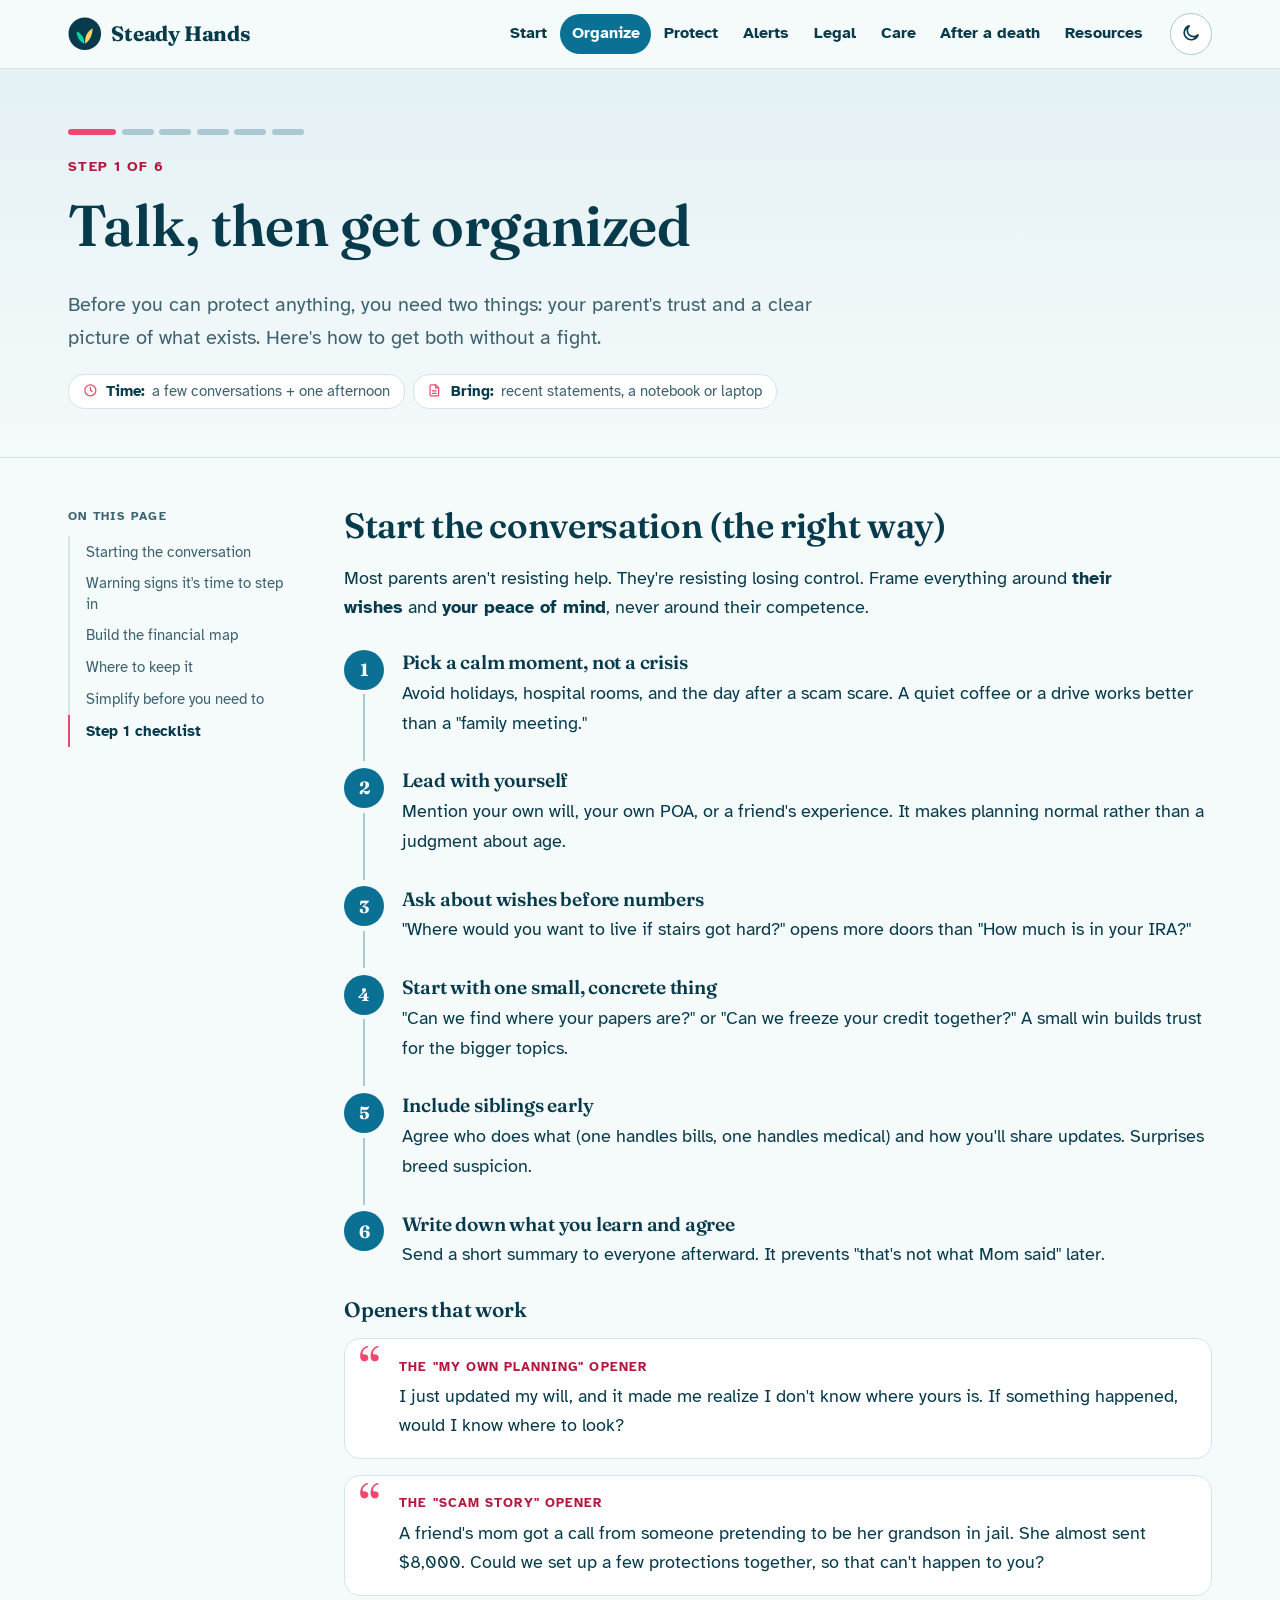
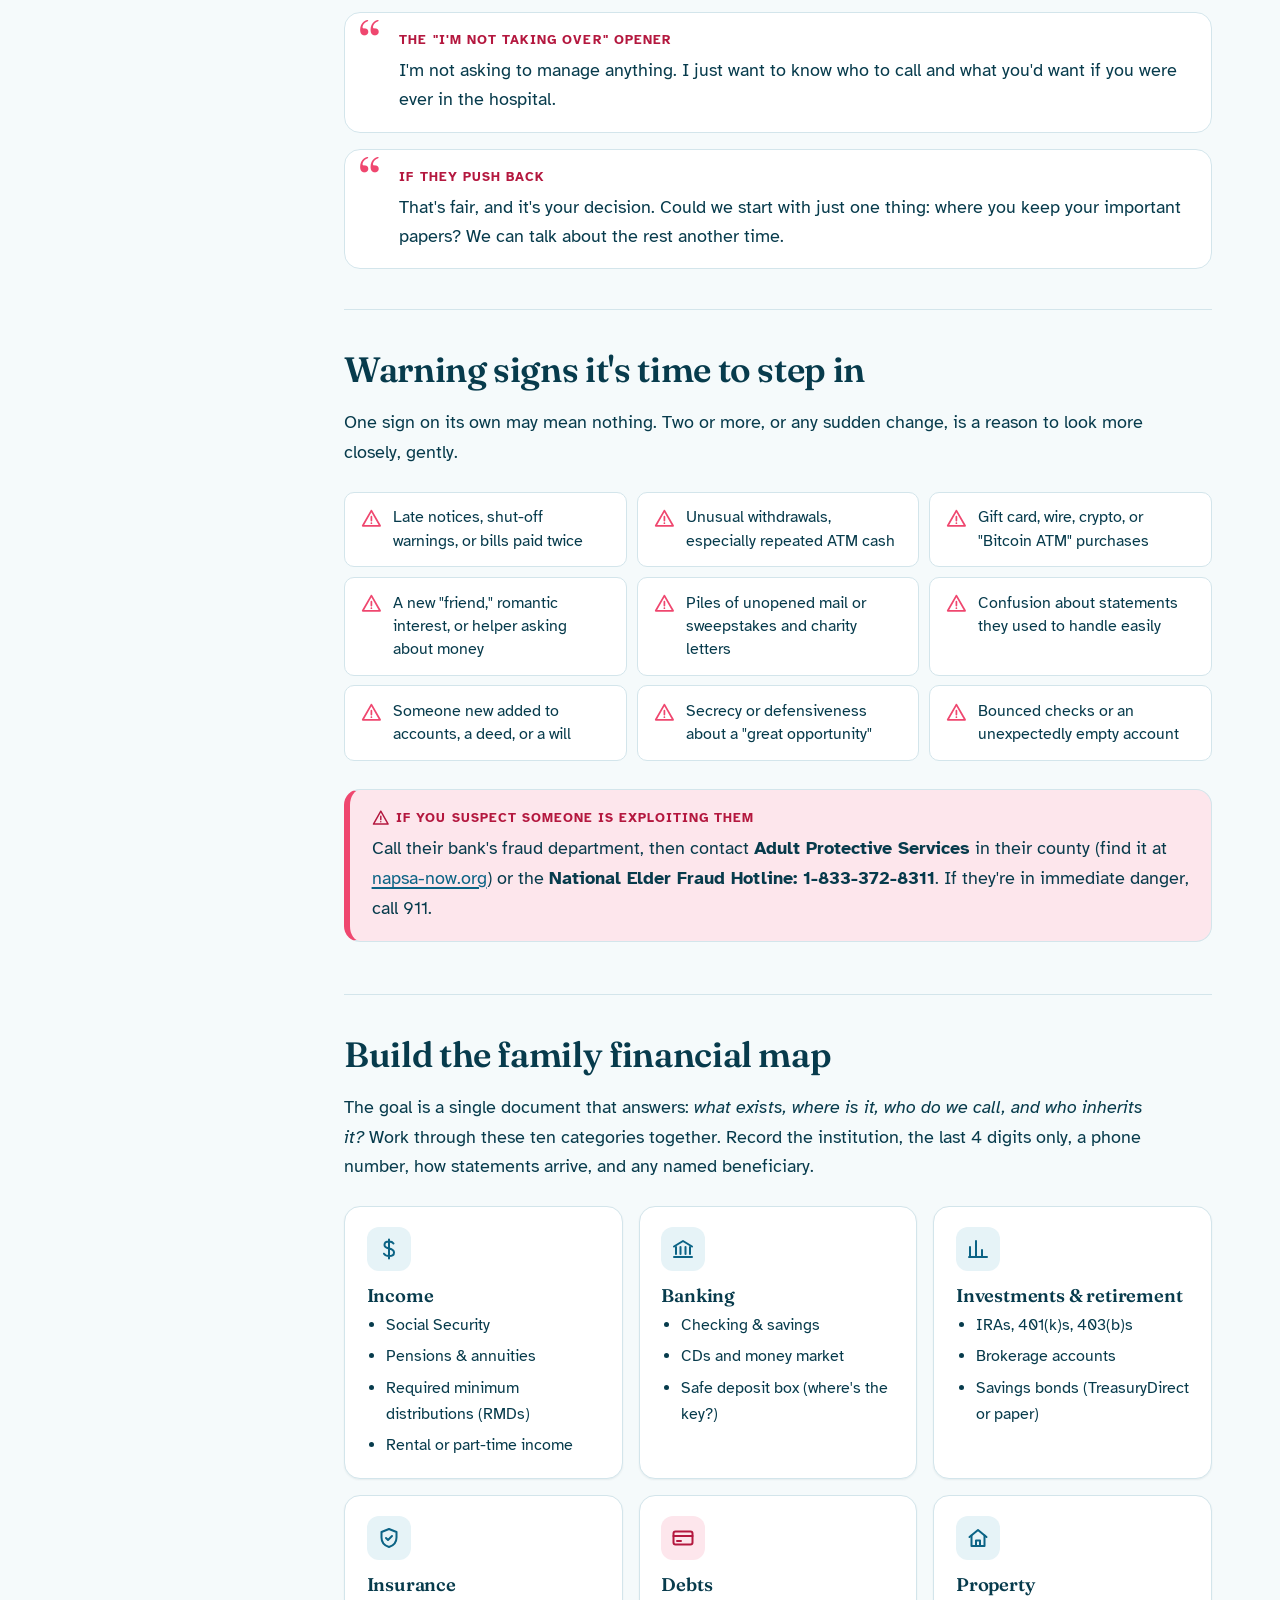
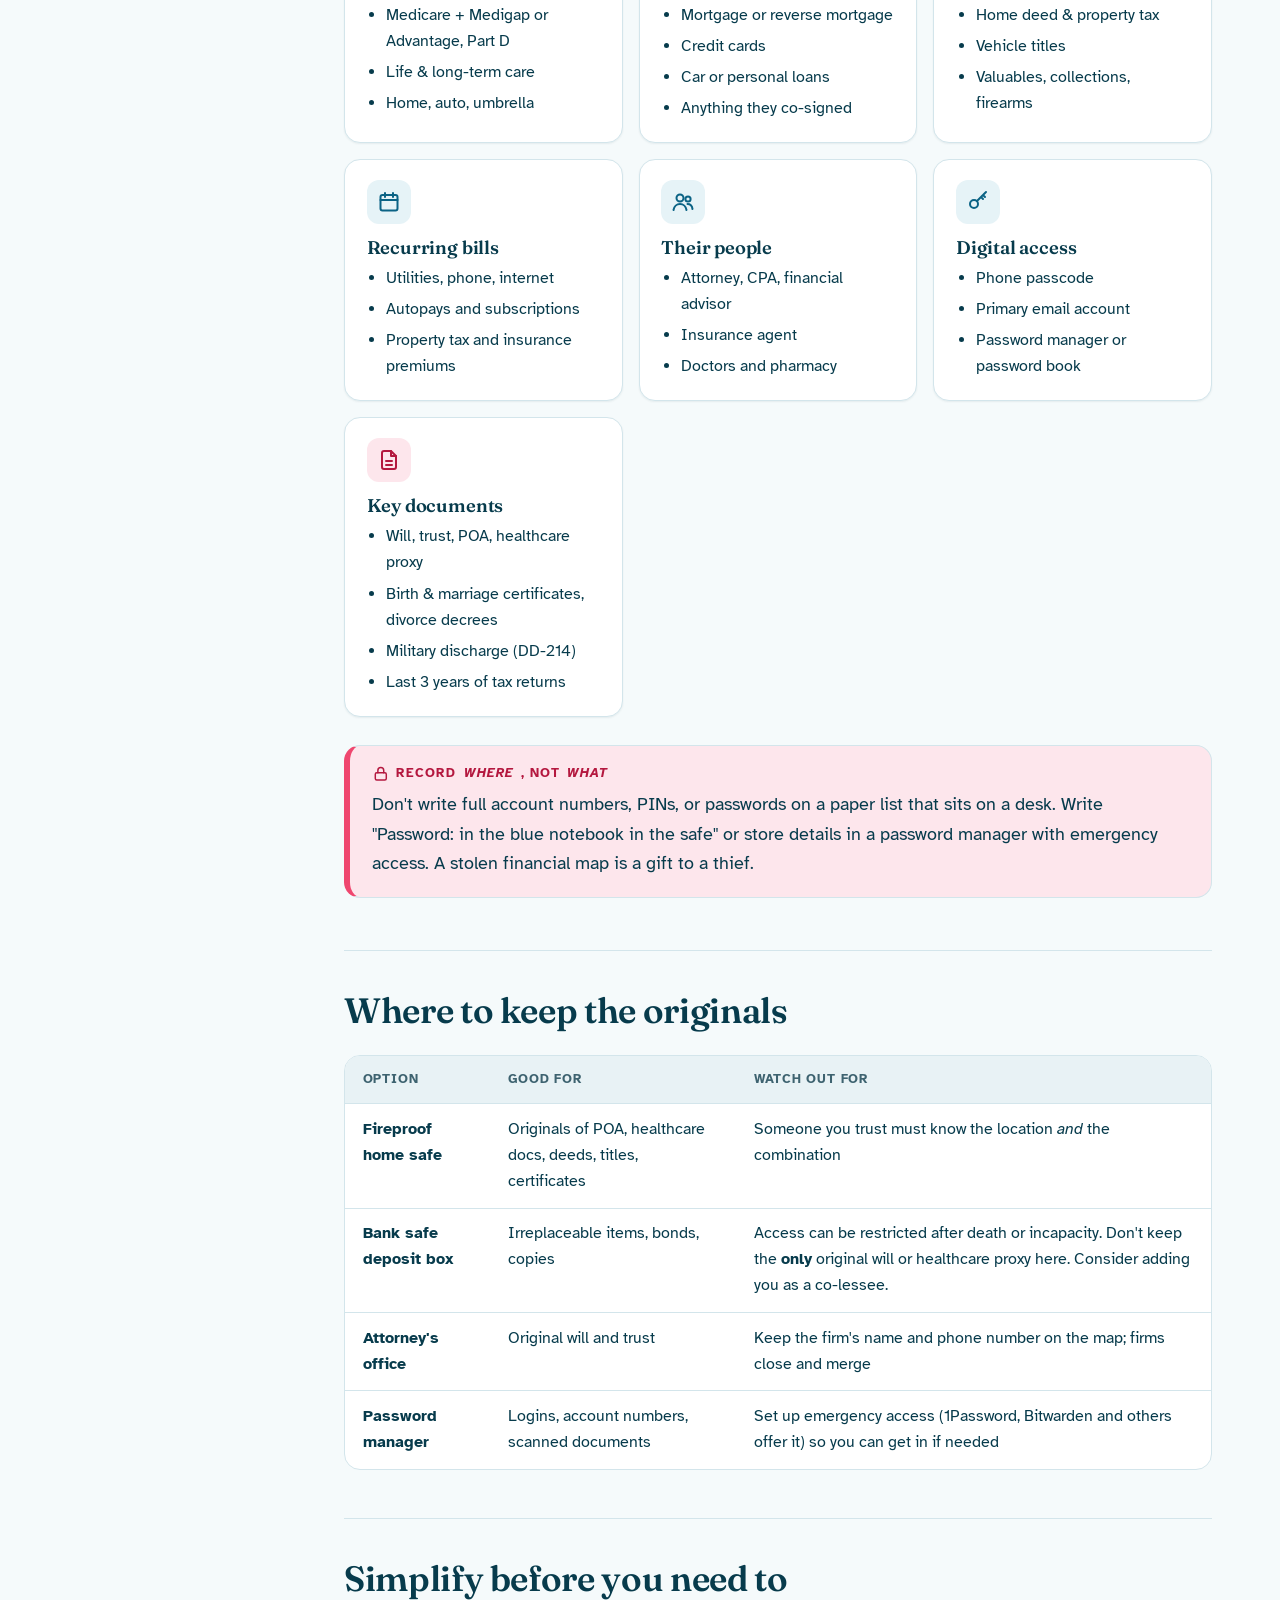
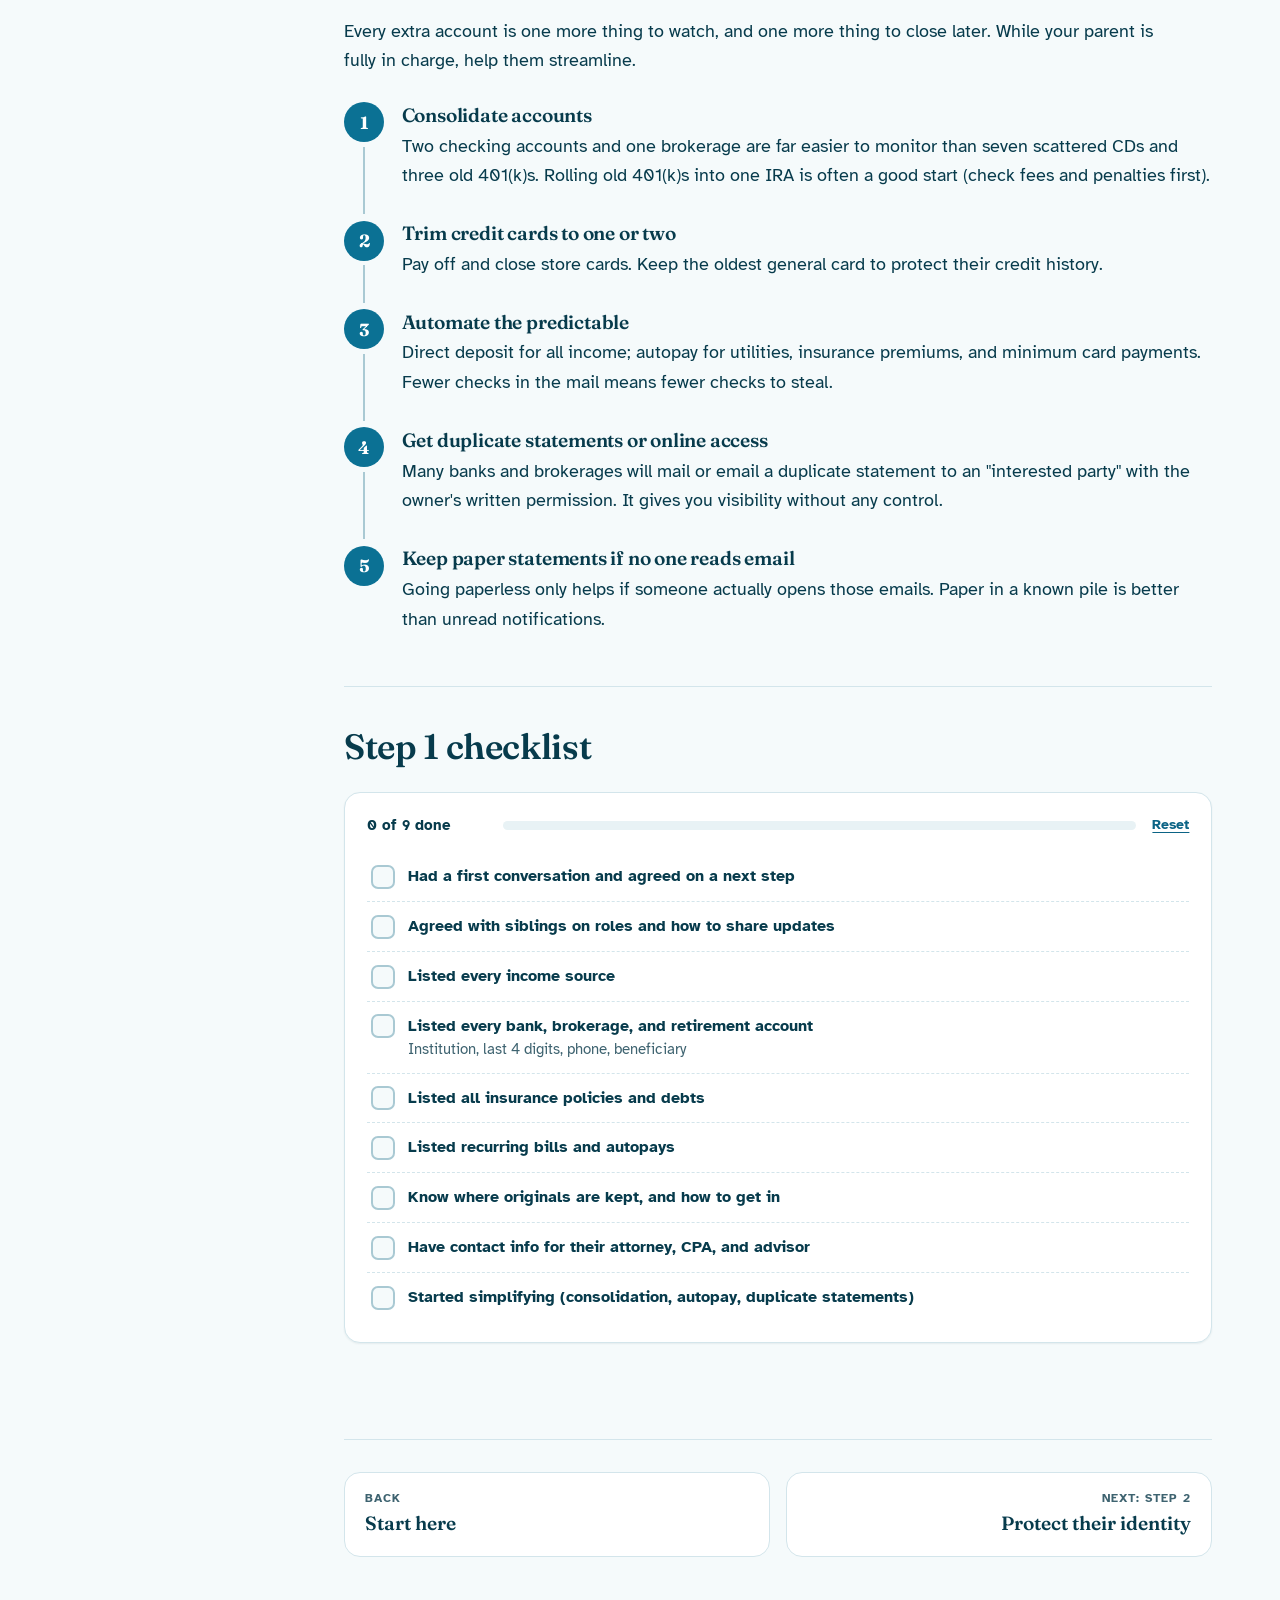
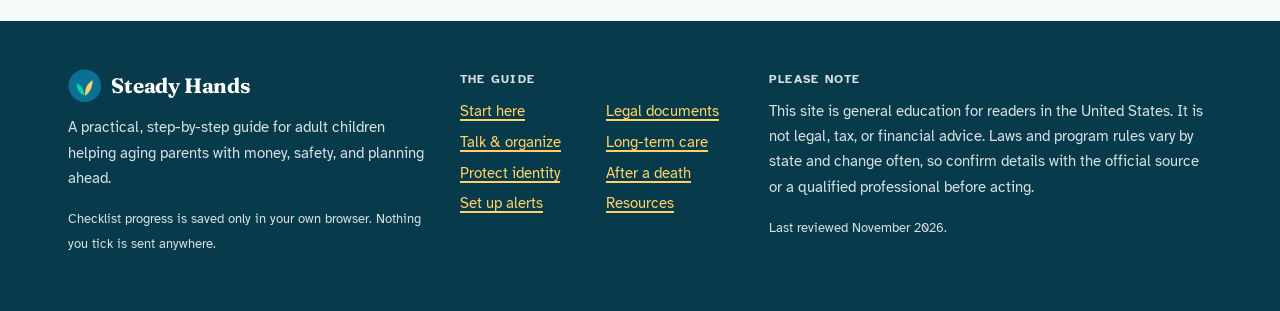
<file: 261120-helping-elderly-finances/organize.html>
<!doctype html>
<html lang="en">
<head>
  <meta charset="utf-8">
  <meta name="viewport" content="width=device-width, initial-scale=1">
  <title>Talk &amp; Get Organized · Steady Hands</title>
  <meta name="description" content="How to start the money conversation with an aging parent, the warning signs it&#x27;s time to help, and how to build a one-page map of every account, policy, and document.">
  <meta name="theme-color" content="#f5fafb" media="(prefers-color-scheme: light)">
  <meta name="theme-color" content="#03202a" media="(prefers-color-scheme: dark)">
  <script>document.documentElement.classList.add("js");try{var t=localStorage.getItem("sh-theme");if(t)document.documentElement.setAttribute("data-theme",t)}catch(e){}</script>
  <link rel="icon" href="favicon.svg" type="image/svg+xml">
  <link rel="preconnect" href="https://fonts.googleapis.com">
  <link rel="preconnect" href="https://fonts.gstatic.com" crossorigin>
  <link rel="stylesheet" href="https://fonts.googleapis.com/css2?family=Atkinson+Hyperlegible:ital,wght@0,400;0,700;1,400&amp;family=Fraunces:opsz,wght@9..144,500;9..144,600;9..144,700&amp;display=swap">
  <link rel="stylesheet" href="css/styles.css">
  <script src="js/site.js" defer></script>
</head>
<body>
<a class="skip-link" href="#main">Skip to main content</a>
<header class="site-header">
  <div class="wrap header-inner">
    <a class="brand" href="index.html"><svg class="brand-mark" viewBox="0 0 32 32" aria-hidden="true"><circle cx="16" cy="16" r="15.5"/><path class="bm-a" d="M16.3 25.5c-.3-6.6 1.4-11.3 7.2-14.8-.3 7-2.7 11.6-7.2 14.8z"/><path class="bm-b" d="M15.6 25.5c-4.8-2.5-7.3-6.4-7.4-11.9 4.8 2.2 7.3 6.2 7.4 11.9z"/></svg><span>Steady Hands</span></a>
    <nav id="site-nav" class="site-nav" aria-label="Main">
      <ul>
        <li><a href="index.html">Start</a></li>
        <li><a href="organize.html">Organize</a></li>
        <li><a href="protect.html">Protect</a></li>
        <li><a href="alerts.html">Alerts</a></li>
        <li><a href="legal.html">Legal</a></li>
        <li><a href="care.html">Care</a></li>
        <li><a href="after.html">After a death</a></li>
        <li><a href="resources.html">Resources</a></li>
      </ul>
    </nav>
    <div class="header-actions">
      <button class="theme-toggle" type="button" aria-pressed="false" aria-label="Switch to dark mode">
        <span class="icon-moon"><svg viewBox="0 0 24 24" fill="none" stroke="currentColor" stroke-width="2" stroke-linecap="round" stroke-linejoin="round" aria-hidden="true"><path d="M20.5 14.2A8.5 8.5 0 1 1 9.8 3.5a6.8 6.8 0 0 0 10.7 10.7z"/></svg></span><span class="icon-sun"><svg viewBox="0 0 24 24" fill="none" stroke="currentColor" stroke-width="2" stroke-linecap="round" stroke-linejoin="round" aria-hidden="true"><circle cx="12" cy="12" r="4.2"/><path d="M12 2v2.2M12 19.8V22M4.9 4.9l1.6 1.6M17.5 17.5l1.6 1.6M2 12h2.2M19.8 12H22M4.9 19.1l1.6-1.6M17.5 6.5l1.6-1.6"/></svg></span>
      </button>
      <button class="nav-toggle" type="button" aria-expanded="false" aria-controls="site-nav"><svg viewBox="0 0 24 24" fill="none" stroke="currentColor" stroke-width="2" stroke-linecap="round" stroke-linejoin="round" aria-hidden="true"><path d="M4 7h16M4 12h16M4 17h16"/></svg><span class="sr-only">Menu</span></button>
    </div>
  </div>
</header>
<main id="main">
  <section class="page-hero">
    <div class="wrap">
      <ol class="progress-dots" aria-label="Guide progress"><li><a href="organize.html" aria-current="step" aria-label="Step 1: Talk &amp; organize"></a></li><li><a href="protect.html" aria-label="Step 2: Protect identity"></a></li><li><a href="alerts.html" aria-label="Step 3: Set up alerts"></a></li><li><a href="legal.html" aria-label="Step 4: Legal documents"></a></li><li><a href="care.html" aria-label="Step 5: Long-term care"></a></li><li><a href="after.html" aria-label="Step 6: After a death"></a></li></ol>
      <span class="eyebrow">Step 1 of 6</span>
      <h1>Talk, then get organized</h1>
      <p class="lede">Before you can protect anything, you need two things: your parent's trust and a clear picture of what exists. Here's how to get both without a fight.</p>
      <ul class="chips">
        <li class="chip"><svg viewBox="0 0 24 24" fill="none" stroke="currentColor" stroke-width="2" stroke-linecap="round" stroke-linejoin="round" aria-hidden="true"><circle cx="12" cy="12" r="9"/><path d="M12 7v5l3 2"/></svg> <strong>Time:</strong> a few conversations + one afternoon</li>
        <li class="chip"><svg viewBox="0 0 24 24" fill="none" stroke="currentColor" stroke-width="2" stroke-linecap="round" stroke-linejoin="round" aria-hidden="true"><path d="M14 3H7a2 2 0 0 0-2 2v14a2 2 0 0 0 2 2h10a2 2 0 0 0 2-2V8l-5-5z"/><path d="M14 3v5h5M9 13h6M9 17h6"/></svg> <strong>Bring:</strong> recent statements, a notebook or laptop</li>
      </ul>
    </div>
  </section>

  <div class="wrap page">
    <nav class="toc" aria-label="On this page"><p class="toc-title">On this page</p><ol id="toc"></ol></nav>
    <article class="content">

      <section>
        <h2 id="conversation" data-toc="Starting the conversation">Start the conversation (the right way)</h2>
        <p class="prose">Most parents aren't resisting help. They're resisting losing control. Frame everything around <strong>their wishes</strong> and <strong>your peace of mind</strong>, never around their competence.</p>
        <ol class="steps">
          <li>
            <h3>Pick a calm moment, not a crisis</h3>
            <p>Avoid holidays, hospital rooms, and the day after a scam scare. A quiet coffee or a drive works better than a "family meeting."</p>
          </li>
          <li>
            <h3>Lead with yourself</h3>
            <p>Mention your own will, your own POA, or a friend's experience. It makes planning normal rather than a judgment about age.</p>
          </li>
          <li>
            <h3>Ask about wishes before numbers</h3>
            <p>"Where would you want to live if stairs got hard?" opens more doors than "How much is in your IRA?"</p>
          </li>
          <li>
            <h3>Start with one small, concrete thing</h3>
            <p>"Can we find where your papers are?" or "Can we freeze your credit together?" A small win builds trust for the bigger topics.</p>
          </li>
          <li>
            <h3>Include siblings early</h3>
            <p>Agree who does what (one handles bills, one handles medical) and how you'll share updates. Surprises breed suspicion.</p>
          </li>
          <li>
            <h3>Write down what you learn and agree</h3>
            <p>Send a short summary to everyone afterward. It prevents "that's not what Mom said" later.</p>
          </li>
        </ol>

        <h3>Openers that work</h3>
        <div class="script"><span class="when">The "my own planning" opener</span><p>I just updated my will, and it made me realize I don't know where yours is. If something happened, would I know where to look?</p></div>
        <div class="script"><span class="when">The "scam story" opener</span><p>A friend's mom got a call from someone pretending to be her grandson in jail. She almost sent $8,000. Could we set up a few protections together, so that can't happen to you?</p></div>
        <div class="script"><span class="when">The "I'm not taking over" opener</span><p>I'm not asking to manage anything. I just want to know who to call and what you'd want if you were ever in the hospital.</p></div>
        <div class="script"><span class="when">If they push back</span><p>That's fair, and it's your decision. Could we start with just one thing: where you keep your important papers? We can talk about the rest another time.</p></div>
      </section>

      <section>
        <h2 id="warning-signs">Warning signs it's time to step in</h2>
        <p class="prose">One sign on its own may mean nothing. Two or more, or any sudden change, is a reason to look more closely, gently.</p>
        <ul class="signs">
          <li><svg viewBox="0 0 24 24" fill="none" stroke="currentColor" stroke-width="2" stroke-linecap="round" stroke-linejoin="round" aria-hidden="true"><path d="M12 3 2 20.5h20L12 3z"/><path d="M12 10v4.5M12 17.5v.01"/></svg> Late notices, shut-off warnings, or bills paid twice</li>
          <li><svg viewBox="0 0 24 24" fill="none" stroke="currentColor" stroke-width="2" stroke-linecap="round" stroke-linejoin="round" aria-hidden="true"><path d="M12 3 2 20.5h20L12 3z"/><path d="M12 10v4.5M12 17.5v.01"/></svg> Unusual withdrawals, especially repeated ATM cash</li>
          <li><svg viewBox="0 0 24 24" fill="none" stroke="currentColor" stroke-width="2" stroke-linecap="round" stroke-linejoin="round" aria-hidden="true"><path d="M12 3 2 20.5h20L12 3z"/><path d="M12 10v4.5M12 17.5v.01"/></svg> Gift card, wire, crypto, or "Bitcoin ATM" purchases</li>
          <li><svg viewBox="0 0 24 24" fill="none" stroke="currentColor" stroke-width="2" stroke-linecap="round" stroke-linejoin="round" aria-hidden="true"><path d="M12 3 2 20.5h20L12 3z"/><path d="M12 10v4.5M12 17.5v.01"/></svg> A new "friend," romantic interest, or helper asking about money</li>
          <li><svg viewBox="0 0 24 24" fill="none" stroke="currentColor" stroke-width="2" stroke-linecap="round" stroke-linejoin="round" aria-hidden="true"><path d="M12 3 2 20.5h20L12 3z"/><path d="M12 10v4.5M12 17.5v.01"/></svg> Piles of unopened mail or sweepstakes and charity letters</li>
          <li><svg viewBox="0 0 24 24" fill="none" stroke="currentColor" stroke-width="2" stroke-linecap="round" stroke-linejoin="round" aria-hidden="true"><path d="M12 3 2 20.5h20L12 3z"/><path d="M12 10v4.5M12 17.5v.01"/></svg> Confusion about statements they used to handle easily</li>
          <li><svg viewBox="0 0 24 24" fill="none" stroke="currentColor" stroke-width="2" stroke-linecap="round" stroke-linejoin="round" aria-hidden="true"><path d="M12 3 2 20.5h20L12 3z"/><path d="M12 10v4.5M12 17.5v.01"/></svg> Someone new added to accounts, a deed, or a will</li>
          <li><svg viewBox="0 0 24 24" fill="none" stroke="currentColor" stroke-width="2" stroke-linecap="round" stroke-linejoin="round" aria-hidden="true"><path d="M12 3 2 20.5h20L12 3z"/><path d="M12 10v4.5M12 17.5v.01"/></svg> Secrecy or defensiveness about a "great opportunity"</li>
          <li><svg viewBox="0 0 24 24" fill="none" stroke="currentColor" stroke-width="2" stroke-linecap="round" stroke-linejoin="round" aria-hidden="true"><path d="M12 3 2 20.5h20L12 3z"/><path d="M12 10v4.5M12 17.5v.01"/></svg> Bounced checks or an unexpectedly empty account</li>
        </ul>
        <div class="callout warn">
          <p class="callout-label"><svg viewBox="0 0 24 24" fill="none" stroke="currentColor" stroke-width="2" stroke-linecap="round" stroke-linejoin="round" aria-hidden="true"><path d="M12 3 2 20.5h20L12 3z"/><path d="M12 10v4.5M12 17.5v.01"/></svg> If you suspect someone is exploiting them</p>
          <p>Call their bank's fraud department, then contact <strong>Adult Protective Services</strong> in their county (find it at <a href="https://www.napsa-now.org/help-in-your-area/">napsa-now.org</a>) or the <strong>National Elder Fraud Hotline: 1-833-372-8311</strong>. If they're in immediate danger, call 911.</p>
        </div>
      </section>

      <section>
        <h2 id="inventory" data-toc="Build the financial map">Build the family financial map</h2>
        <p class="prose">The goal is a single document that answers: <em>what exists, where is it, who do we call, and who inherits it?</em> Work through these ten categories together. Record the institution, the last 4 digits only, a phone number, how statements arrive, and any named beneficiary.</p>

        <div class="cards">
          <div class="card">
            <div class="card-icon"><svg viewBox="0 0 24 24" fill="none" stroke="currentColor" stroke-width="2" stroke-linecap="round" stroke-linejoin="round" aria-hidden="true"><path d="M12 2.5v19M16.5 6.5c-.8-1.3-2.5-2-4.5-2-2.8 0-4.5 1.4-4.5 3.4 0 4.8 9.5 2.4 9.5 7.5 0 2-1.9 3.6-5 3.6-2.2 0-4-.8-5-2.3"/></svg></div>
            <h3>Income</h3>
            <ul><li>Social Security</li><li>Pensions &amp; annuities</li><li>Required minimum distributions (RMDs)</li><li>Rental or part-time income</li></ul>
          </div>
          <div class="card">
            <div class="card-icon"><svg viewBox="0 0 24 24" fill="none" stroke="currentColor" stroke-width="2" stroke-linecap="round" stroke-linejoin="round" aria-hidden="true"><path d="M3 9.5 12 4l9 5.5"/><path d="M5 10v7M9.5 10v7M14.5 10v7M19 10v7M3 20h18"/></svg></div>
            <h3>Banking</h3>
            <ul><li>Checking &amp; savings</li><li>CDs and money market</li><li>Safe deposit box (where's the key?)</li></ul>
          </div>
          <div class="card">
            <div class="card-icon"><svg viewBox="0 0 24 24" fill="none" stroke="currentColor" stroke-width="2" stroke-linecap="round" stroke-linejoin="round" aria-hidden="true"><path d="M4 20V10M10 20V4M16 20v-7M21 20H3"/></svg></div>
            <h3>Investments &amp; retirement</h3>
            <ul><li>IRAs, 401(k)s, 403(b)s</li><li>Brokerage accounts</li><li>Savings bonds (TreasuryDirect or paper)</li></ul>
          </div>
          <div class="card">
            <div class="card-icon"><svg viewBox="0 0 24 24" fill="none" stroke="currentColor" stroke-width="2" stroke-linecap="round" stroke-linejoin="round" aria-hidden="true"><path d="M12 3 4.5 6v5.5c0 4.6 3.2 8.2 7.5 9.5 4.3-1.3 7.5-4.9 7.5-9.5V6L12 3z"/><path d="m9 12 2 2 4-4"/></svg></div>
            <h3>Insurance</h3>
            <ul><li>Medicare + Medigap or Advantage, Part D</li><li>Life &amp; long-term care</li><li>Home, auto, umbrella</li></ul>
          </div>
          <div class="card accent">
            <div class="card-icon"><svg viewBox="0 0 24 24" fill="none" stroke="currentColor" stroke-width="2" stroke-linecap="round" stroke-linejoin="round" aria-hidden="true"><rect x="2.5" y="5.5" width="19" height="13" rx="2"/><path d="M2.5 10h19M6 15h4"/></svg></div>
            <h3>Debts</h3>
            <ul><li>Mortgage or reverse mortgage</li><li>Credit cards</li><li>Car or personal loans</li><li>Anything they co-signed</li></ul>
          </div>
          <div class="card">
            <div class="card-icon"><svg viewBox="0 0 24 24" fill="none" stroke="currentColor" stroke-width="2" stroke-linecap="round" stroke-linejoin="round" aria-hidden="true"><path d="M3.5 11 12 4l8.5 7"/><path d="M5.5 9.5V20h13V9.5"/><path d="M10 20v-5.5h4V20"/></svg></div>
            <h3>Property</h3>
            <ul><li>Home deed &amp; property tax</li><li>Vehicle titles</li><li>Valuables, collections, firearms</li></ul>
          </div>
          <div class="card">
            <div class="card-icon"><svg viewBox="0 0 24 24" fill="none" stroke="currentColor" stroke-width="2" stroke-linecap="round" stroke-linejoin="round" aria-hidden="true"><rect x="3.5" y="5" width="17" height="15.5" rx="2"/><path d="M3.5 10h17M8 3v4M16 3v4"/></svg></div>
            <h3>Recurring bills</h3>
            <ul><li>Utilities, phone, internet</li><li>Autopays and subscriptions</li><li>Property tax and insurance premiums</li></ul>
          </div>
          <div class="card">
            <div class="card-icon"><svg viewBox="0 0 24 24" fill="none" stroke="currentColor" stroke-width="2" stroke-linecap="round" stroke-linejoin="round" aria-hidden="true"><circle cx="9" cy="8" r="3.5"/><path d="M2.5 20c.5-3.6 3.2-6 6.5-6s6 2.4 6.5 6"/><circle cx="17" cy="9" r="2.6"/><path d="M16.5 14c2.6 0 4.6 2 5 5"/></svg></div>
            <h3>Their people</h3>
            <ul><li>Attorney, CPA, financial advisor</li><li>Insurance agent</li><li>Doctors and pharmacy</li></ul>
          </div>
          <div class="card">
            <div class="card-icon"><svg viewBox="0 0 24 24" fill="none" stroke="currentColor" stroke-width="2" stroke-linecap="round" stroke-linejoin="round" aria-hidden="true"><circle cx="8" cy="14" r="4"/><path d="m11 11 9-9M17 5l2 2M15 7l2 2"/></svg></div>
            <h3>Digital access</h3>
            <ul><li>Phone passcode</li><li>Primary email account</li><li>Password manager or password book</li></ul>
          </div>
          <div class="card accent">
            <div class="card-icon"><svg viewBox="0 0 24 24" fill="none" stroke="currentColor" stroke-width="2" stroke-linecap="round" stroke-linejoin="round" aria-hidden="true"><path d="M14 3H7a2 2 0 0 0-2 2v14a2 2 0 0 0 2 2h10a2 2 0 0 0 2-2V8l-5-5z"/><path d="M14 3v5h5M9 13h6M9 17h6"/></svg></div>
            <h3>Key documents</h3>
            <ul><li>Will, trust, POA, healthcare proxy</li><li>Birth &amp; marriage certificates, divorce decrees</li><li>Military discharge (DD-214)</li><li>Last 3 years of tax returns</li></ul>
          </div>
        </div>

        <div class="callout warn">
          <p class="callout-label"><svg viewBox="0 0 24 24" fill="none" stroke="currentColor" stroke-width="2" stroke-linecap="round" stroke-linejoin="round" aria-hidden="true"><rect x="4.5" y="10.5" width="15" height="10" rx="2"/><path d="M8 10.5V7.5a4 4 0 0 1 8 0v3"/></svg> Record <em>where</em>, not <em>what</em></p>
          <p>Don't write full account numbers, PINs, or passwords on a paper list that sits on a desk. Write "Password: in the blue notebook in the safe" or store details in a password manager with emergency access. A stolen financial map is a gift to a thief.</p>
        </div>
      </section>

      <section>
        <h2 id="storage" data-toc="Where to keep it">Where to keep the originals</h2>
        <div class="table-wrap">
          <table>
            <thead><tr><th scope="col">Option</th><th scope="col">Good for</th><th scope="col">Watch out for</th></tr></thead>
            <tbody>
              <tr><th scope="row">Fireproof home safe</th><td>Originals of POA, healthcare docs, deeds, titles, certificates</td><td>Someone you trust must know the location <em>and</em> the combination</td></tr>
              <tr><th scope="row">Bank safe deposit box</th><td>Irreplaceable items, bonds, copies</td><td>Access can be restricted after death or incapacity. Don't keep the <strong>only</strong> original will or healthcare proxy here. Consider adding you as a co-lessee.</td></tr>
              <tr><th scope="row">Attorney's office</th><td>Original will and trust</td><td>Keep the firm's name and phone number on the map; firms close and merge</td></tr>
              <tr><th scope="row">Password manager</th><td>Logins, account numbers, scanned documents</td><td>Set up emergency access (1Password, Bitwarden and others offer it) so you can get in if needed</td></tr>
            </tbody>
          </table>
        </div>
      </section>

      <section>
        <h2 id="simplify">Simplify before you need to</h2>
        <p class="prose">Every extra account is one more thing to watch, and one more thing to close later. While your parent is fully in charge, help them streamline.</p>
        <ol class="steps">
          <li><h3>Consolidate accounts</h3><p>Two checking accounts and one brokerage are far easier to monitor than seven scattered CDs and three old 401(k)s. Rolling old 401(k)s into one IRA is often a good start (check fees and penalties first).</p></li>
          <li><h3>Trim credit cards to one or two</h3><p>Pay off and close store cards. Keep the oldest general card to protect their credit history.</p></li>
          <li><h3>Automate the predictable</h3><p>Direct deposit for all income; autopay for utilities, insurance premiums, and minimum card payments. Fewer checks in the mail means fewer checks to steal.</p></li>
          <li><h3>Get duplicate statements or online access</h3><p>Many banks and brokerages will mail or email a duplicate statement to an "interested party" with the owner's written permission. It gives you visibility without any control.</p></li>
          <li><h3>Keep paper statements if no one reads email</h3><p>Going paperless only helps if someone actually opens those emails. Paper in a known pile is better than unread notifications.</p></li>
        </ol>
      </section>

      <section>
        <h2 id="checklist">Step 1 checklist</h2>
        <div class="checklist" data-key="organize">
          <ul>
            <li><label><input type="checkbox"><span><strong>Had a first conversation and agreed on a next step</strong></span></label></li>
            <li><label><input type="checkbox"><span><strong>Agreed with siblings on roles and how to share updates</strong></span></label></li>
            <li><label><input type="checkbox"><span><strong>Listed every income source</strong></span></label></li>
            <li><label><input type="checkbox"><span><strong>Listed every bank, brokerage, and retirement account</strong> <span class="sub">Institution, last 4 digits, phone, beneficiary</span></span></label></li>
            <li><label><input type="checkbox"><span><strong>Listed all insurance policies and debts</strong></span></label></li>
            <li><label><input type="checkbox"><span><strong>Listed recurring bills and autopays</strong></span></label></li>
            <li><label><input type="checkbox"><span><strong>Know where originals are kept, and how to get in</strong></span></label></li>
            <li><label><input type="checkbox"><span><strong>Have contact info for their attorney, CPA, and advisor</strong></span></label></li>
            <li><label><input type="checkbox"><span><strong>Started simplifying (consolidation, autopay, duplicate statements)</strong></span></label></li>
          </ul>
        </div>
      </section>

      <nav class="pager" aria-label="Previous and next">
        <a href="index.html"><small>Back</small><span>Start here</span></a>
        <a class="next" href="protect.html"><small>Next: Step 2</small><span>Protect their identity</span></a>
      </nav>
    </article>
  </div>
</main>

<footer class="site-footer">
  <div class="wrap footer-inner">
    <div>
      <p class="brand"><svg class="brand-mark" viewBox="0 0 32 32" aria-hidden="true"><circle cx="16" cy="16" r="15.5"/><path class="bm-a" d="M16.3 25.5c-.3-6.6 1.4-11.3 7.2-14.8-.3 7-2.7 11.6-7.2 14.8z"/><path class="bm-b" d="M15.6 25.5c-4.8-2.5-7.3-6.4-7.4-11.9 4.8 2.2 7.3 6.2 7.4 11.9z"/></svg><span>Steady Hands</span></p>
      <p>A practical, step-by-step guide for adult children helping aging parents with money, safety, and planning ahead.</p>
      <p><small>Checklist progress is saved only in your own browser. Nothing you tick is sent anywhere.</small></p>
    </div>
    <div>
      <p class="footer-title">The guide</p>
      <ul>
        <li><a href="index.html">Start here</a></li>
        <li><a href="organize.html">Talk &amp; organize</a></li>
        <li><a href="protect.html">Protect identity</a></li>
        <li><a href="alerts.html">Set up alerts</a></li>
        <li><a href="legal.html">Legal documents</a></li>
        <li><a href="care.html">Long-term care</a></li>
        <li><a href="after.html">After a death</a></li>
        <li><a href="resources.html">Resources</a></li>
      </ul>
    </div>
    <div>
      <p class="footer-title">Please note</p>
      <p>This site is general education for readers in the United States. It is not legal, tax, or financial advice. Laws and program rules vary by state and change often, so confirm details with the official source or a qualified professional before acting.</p>
      <p><small>Last reviewed November 2026.</small></p>
    </div>
  </div>
</footer>
</body>
</html>
</file>
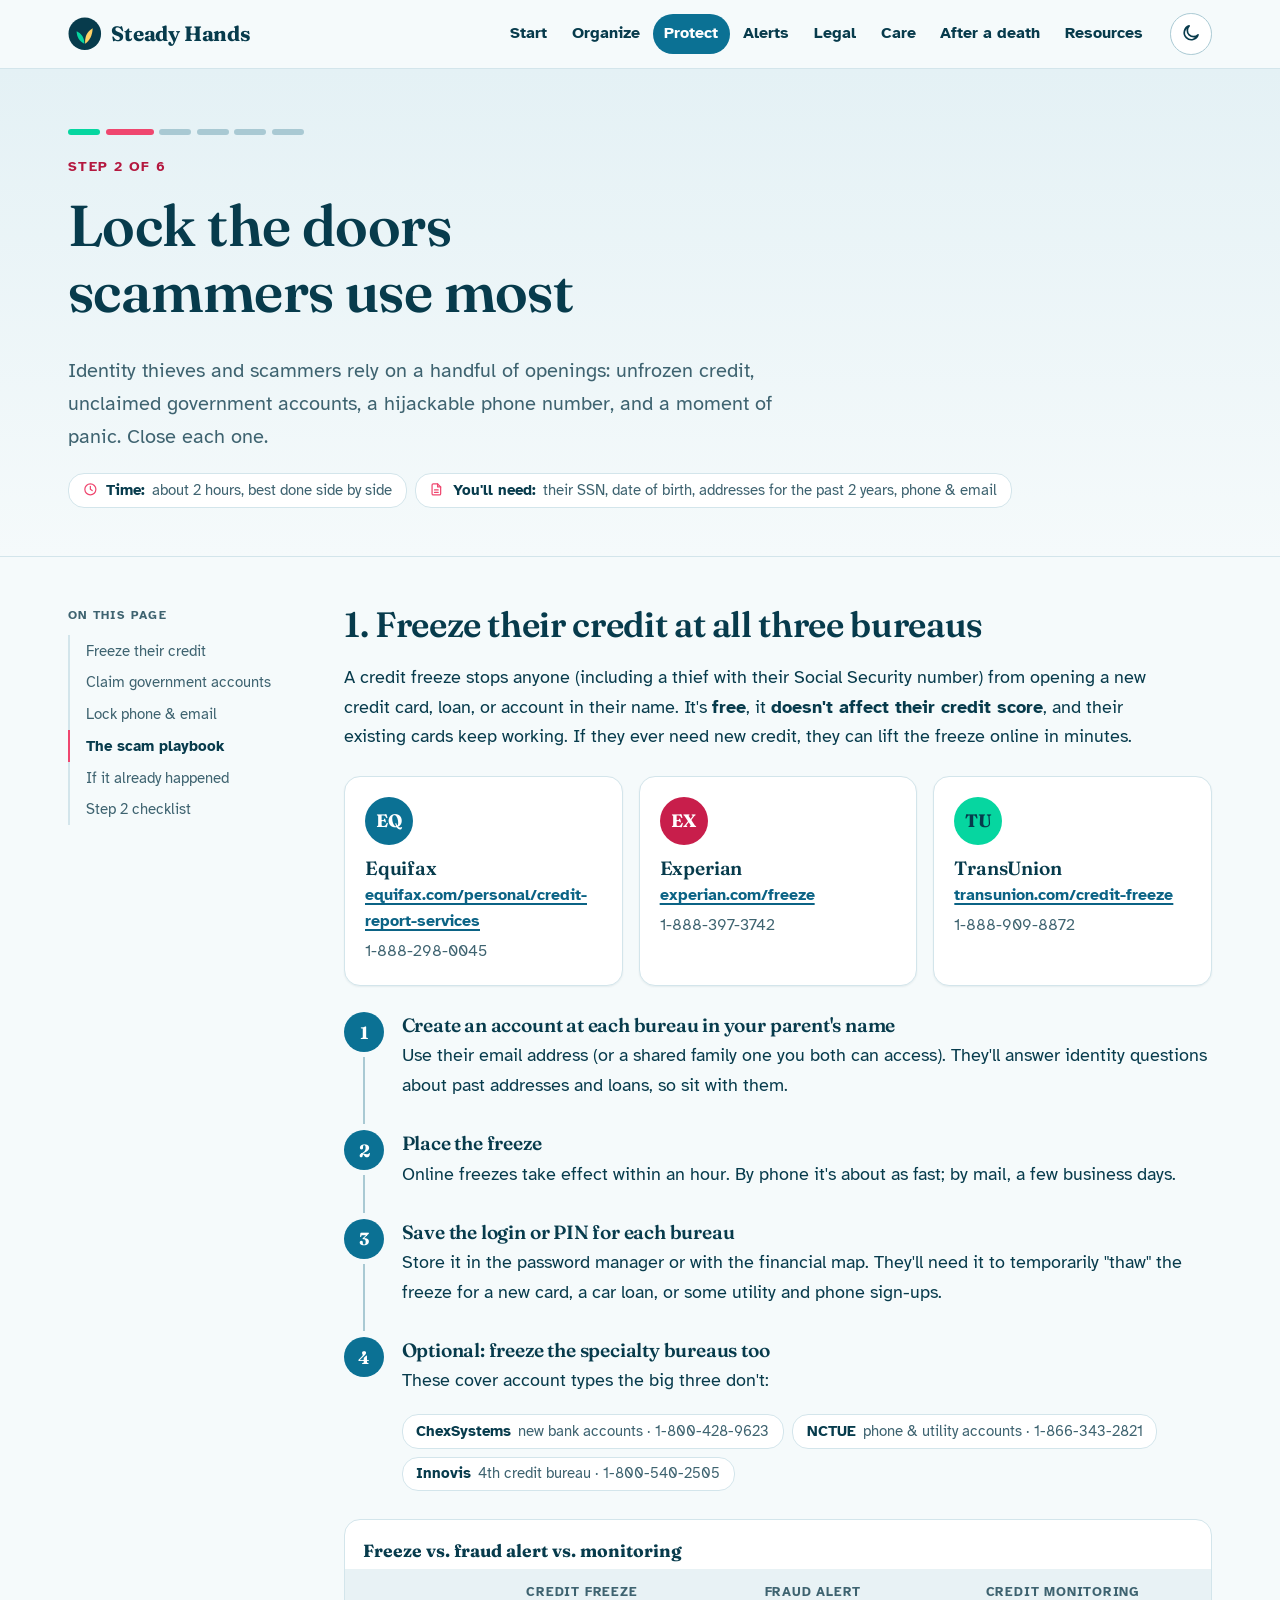
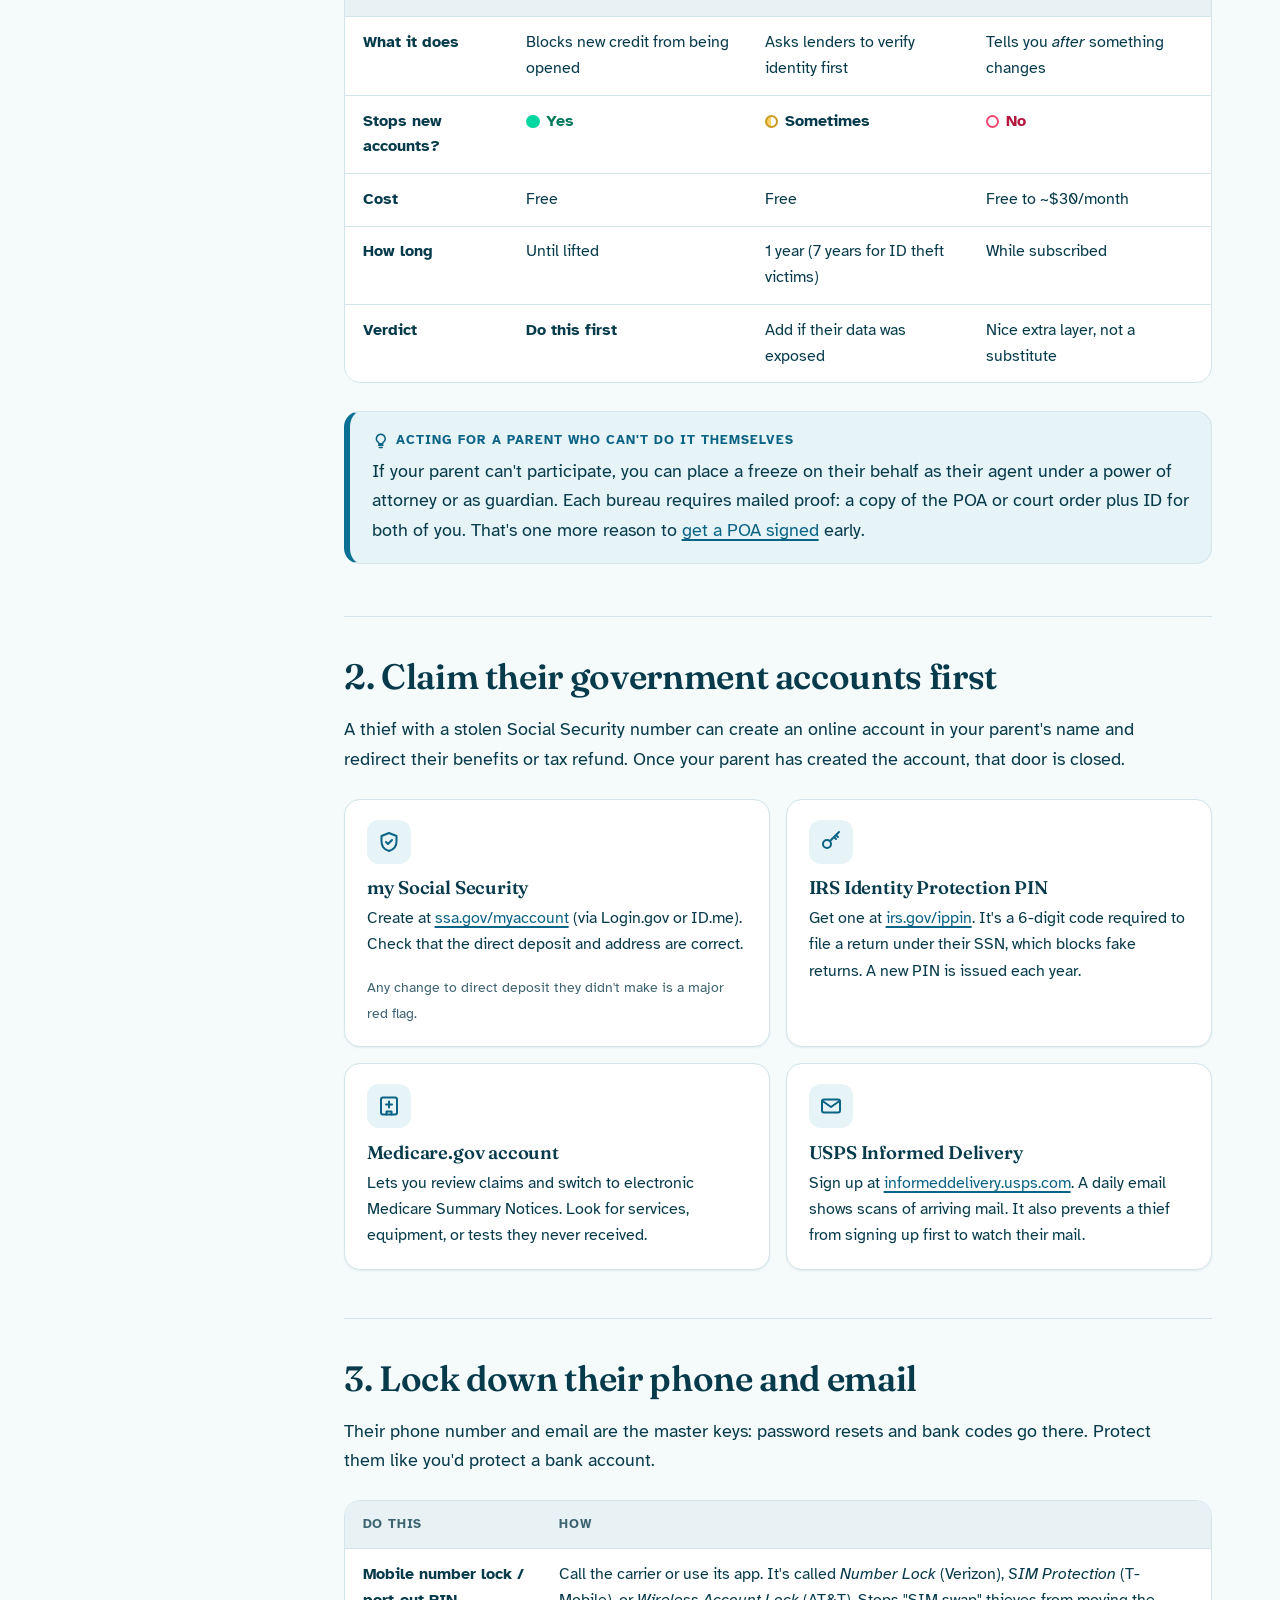
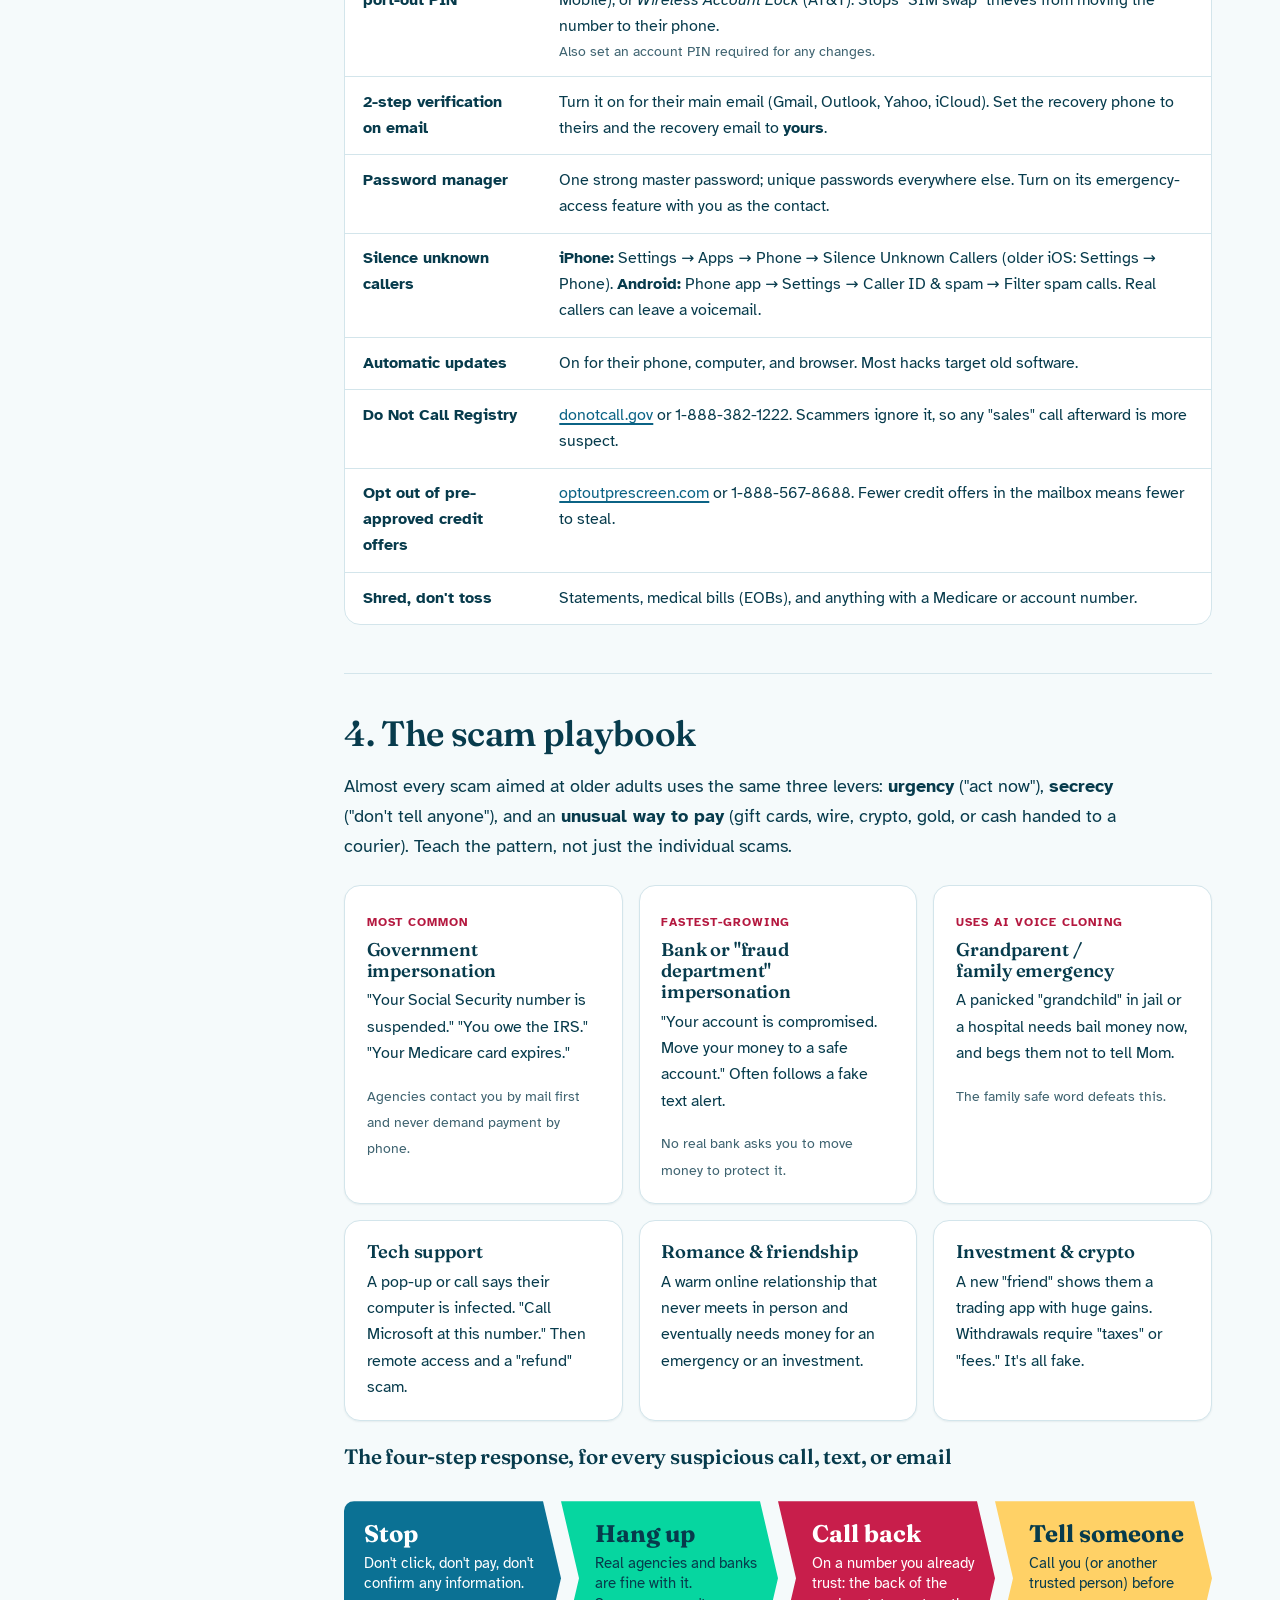
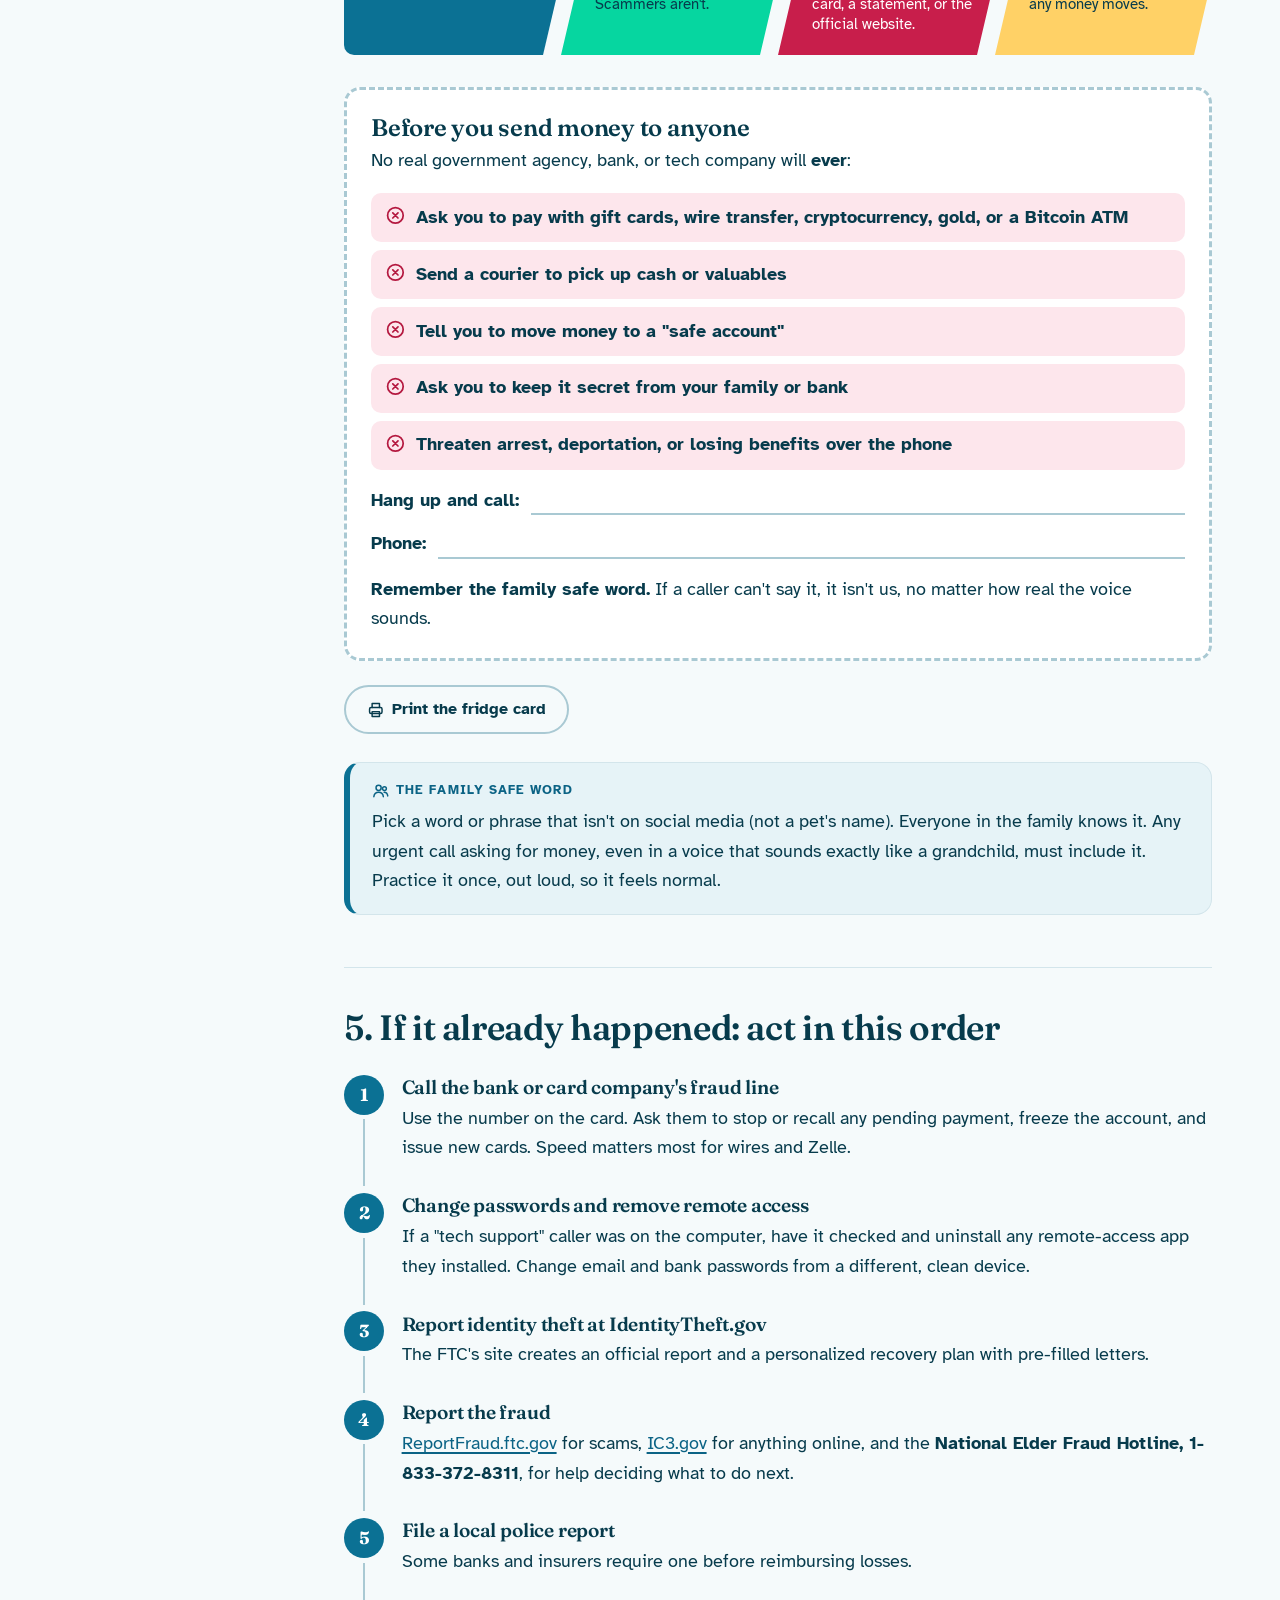
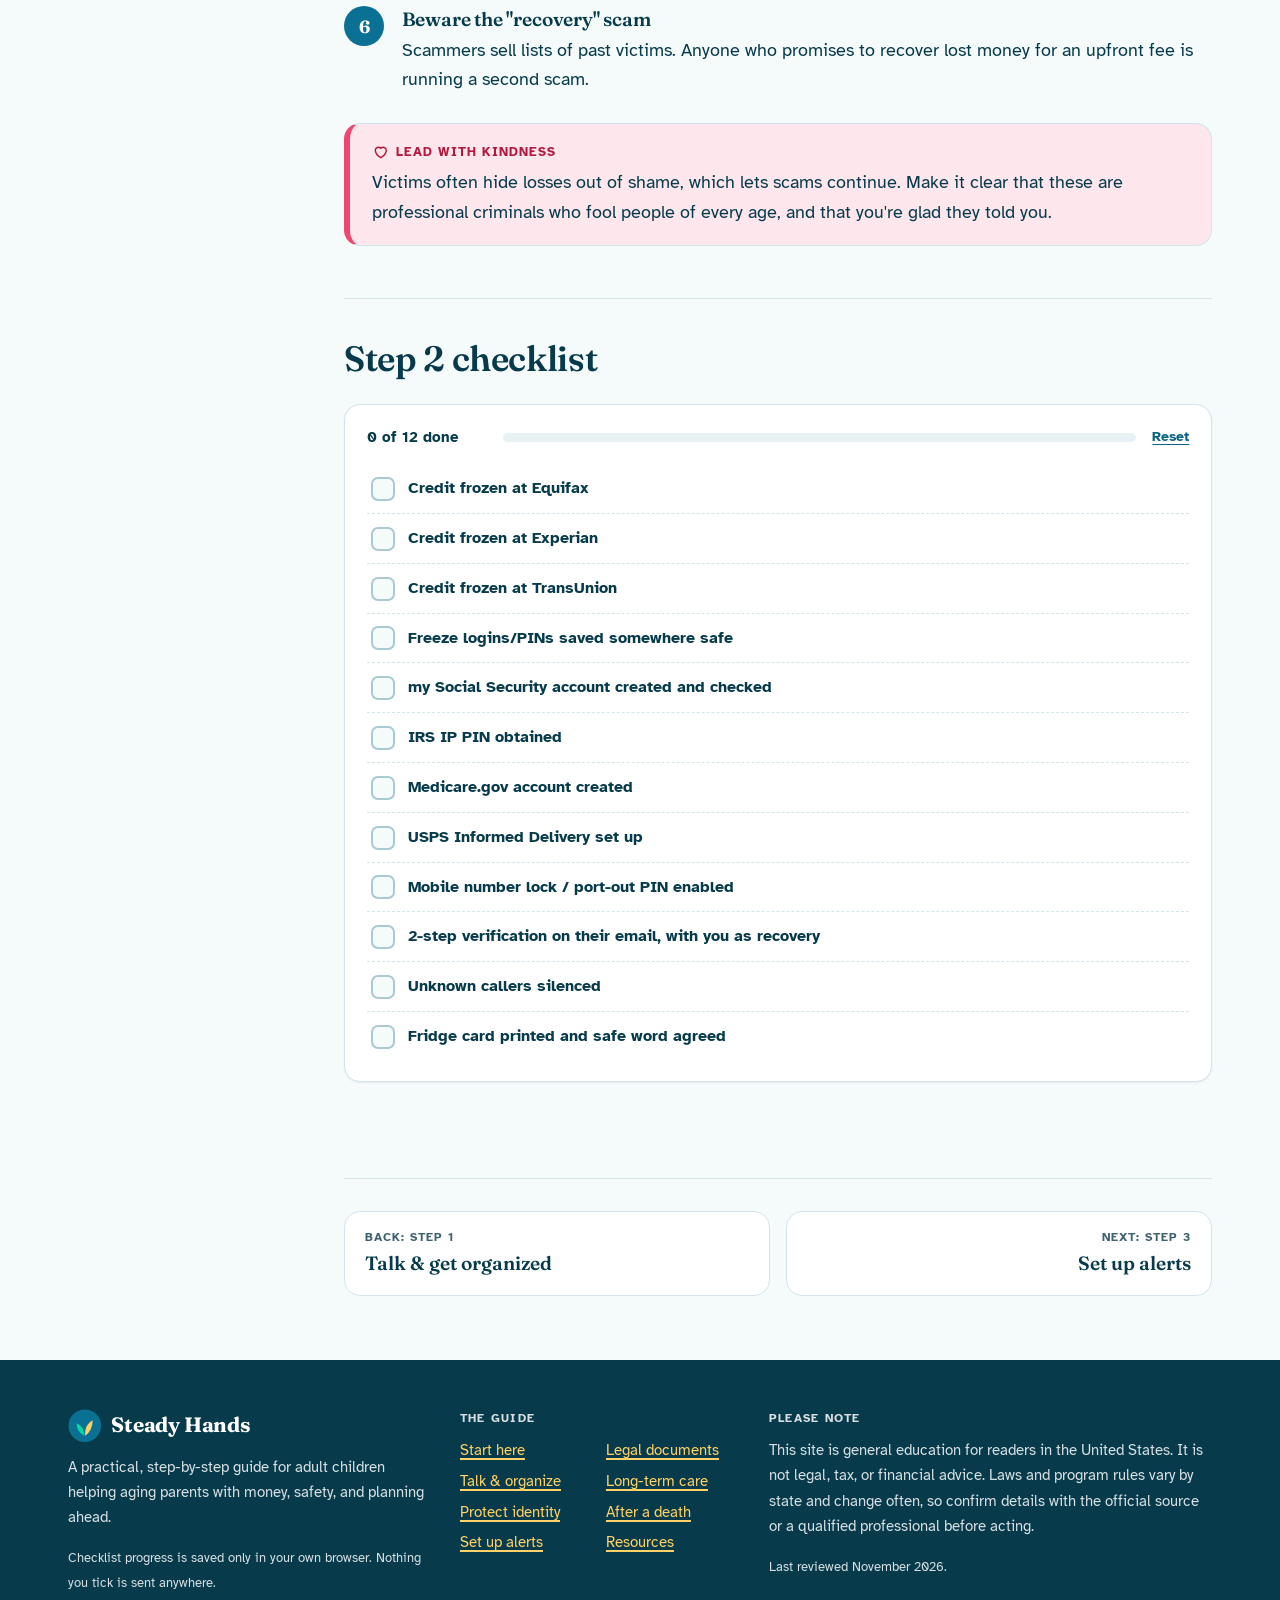
<file: 261120-helping-elderly-finances/protect.html>
<!doctype html>
<html lang="en">
<head>
  <meta charset="utf-8">
  <meta name="viewport" content="width=device-width, initial-scale=1">
  <title>Protect Their Identity · Steady Hands</title>
  <meta name="description" content="Step-by-step identity theft protection for older parents: credit freezes, claiming Social Security and IRS accounts, locking phone numbers, and a scam playbook with a printable fridge card.">
  <meta name="theme-color" content="#f5fafb" media="(prefers-color-scheme: light)">
  <meta name="theme-color" content="#03202a" media="(prefers-color-scheme: dark)">
  <script>document.documentElement.classList.add("js");try{var t=localStorage.getItem("sh-theme");if(t)document.documentElement.setAttribute("data-theme",t)}catch(e){}</script>
  <link rel="icon" href="favicon.svg" type="image/svg+xml">
  <link rel="preconnect" href="https://fonts.googleapis.com">
  <link rel="preconnect" href="https://fonts.gstatic.com" crossorigin>
  <link rel="stylesheet" href="https://fonts.googleapis.com/css2?family=Atkinson+Hyperlegible:ital,wght@0,400;0,700;1,400&amp;family=Fraunces:opsz,wght@9..144,500;9..144,600;9..144,700&amp;display=swap">
  <link rel="stylesheet" href="css/styles.css">
  <script src="js/site.js" defer></script>
</head>
<body>
<a class="skip-link" href="#main">Skip to main content</a>
<header class="site-header">
  <div class="wrap header-inner">
    <a class="brand" href="index.html"><svg class="brand-mark" viewBox="0 0 32 32" aria-hidden="true"><circle cx="16" cy="16" r="15.5"/><path class="bm-a" d="M16.3 25.5c-.3-6.6 1.4-11.3 7.2-14.8-.3 7-2.7 11.6-7.2 14.8z"/><path class="bm-b" d="M15.6 25.5c-4.8-2.5-7.3-6.4-7.4-11.9 4.8 2.2 7.3 6.2 7.4 11.9z"/></svg><span>Steady Hands</span></a>
    <nav id="site-nav" class="site-nav" aria-label="Main">
      <ul>
        <li><a href="index.html">Start</a></li>
        <li><a href="organize.html">Organize</a></li>
        <li><a href="protect.html">Protect</a></li>
        <li><a href="alerts.html">Alerts</a></li>
        <li><a href="legal.html">Legal</a></li>
        <li><a href="care.html">Care</a></li>
        <li><a href="after.html">After a death</a></li>
        <li><a href="resources.html">Resources</a></li>
      </ul>
    </nav>
    <div class="header-actions">
      <button class="theme-toggle" type="button" aria-pressed="false" aria-label="Switch to dark mode">
        <span class="icon-moon"><svg viewBox="0 0 24 24" fill="none" stroke="currentColor" stroke-width="2" stroke-linecap="round" stroke-linejoin="round" aria-hidden="true"><path d="M20.5 14.2A8.5 8.5 0 1 1 9.8 3.5a6.8 6.8 0 0 0 10.7 10.7z"/></svg></span><span class="icon-sun"><svg viewBox="0 0 24 24" fill="none" stroke="currentColor" stroke-width="2" stroke-linecap="round" stroke-linejoin="round" aria-hidden="true"><circle cx="12" cy="12" r="4.2"/><path d="M12 2v2.2M12 19.8V22M4.9 4.9l1.6 1.6M17.5 17.5l1.6 1.6M2 12h2.2M19.8 12H22M4.9 19.1l1.6-1.6M17.5 6.5l1.6-1.6"/></svg></span>
      </button>
      <button class="nav-toggle" type="button" aria-expanded="false" aria-controls="site-nav"><svg viewBox="0 0 24 24" fill="none" stroke="currentColor" stroke-width="2" stroke-linecap="round" stroke-linejoin="round" aria-hidden="true"><path d="M4 7h16M4 12h16M4 17h16"/></svg><span class="sr-only">Menu</span></button>
    </div>
  </div>
</header>
<main id="main">
  <section class="page-hero">
    <div class="wrap">
      <ol class="progress-dots" aria-label="Guide progress"><li><a href="organize.html" class="done" aria-label="Step 1: Talk &amp; organize"></a></li><li><a href="protect.html" aria-current="step" aria-label="Step 2: Protect identity"></a></li><li><a href="alerts.html" aria-label="Step 3: Set up alerts"></a></li><li><a href="legal.html" aria-label="Step 4: Legal documents"></a></li><li><a href="care.html" aria-label="Step 5: Long-term care"></a></li><li><a href="after.html" aria-label="Step 6: After a death"></a></li></ol>
      <span class="eyebrow">Step 2 of 6</span>
      <h1>Lock the doors scammers use most</h1>
      <p class="lede">Identity thieves and scammers rely on a handful of openings: unfrozen credit, unclaimed government accounts, a hijackable phone number, and a moment of panic. Close each one.</p>
      <ul class="chips">
        <li class="chip"><svg viewBox="0 0 24 24" fill="none" stroke="currentColor" stroke-width="2" stroke-linecap="round" stroke-linejoin="round" aria-hidden="true"><circle cx="12" cy="12" r="9"/><path d="M12 7v5l3 2"/></svg> <strong>Time:</strong> about 2 hours, best done side by side</li>
        <li class="chip"><svg viewBox="0 0 24 24" fill="none" stroke="currentColor" stroke-width="2" stroke-linecap="round" stroke-linejoin="round" aria-hidden="true"><path d="M14 3H7a2 2 0 0 0-2 2v14a2 2 0 0 0 2 2h10a2 2 0 0 0 2-2V8l-5-5z"/><path d="M14 3v5h5M9 13h6M9 17h6"/></svg> <strong>You'll need:</strong> their SSN, date of birth, addresses for the past 2 years, phone &amp; email</li>
      </ul>
    </div>
  </section>

  <div class="wrap page">
    <nav class="toc" aria-label="On this page"><p class="toc-title">On this page</p><ol id="toc"></ol></nav>
    <article class="content">

      <section>
        <h2 id="freeze" data-toc="Freeze their credit">1. Freeze their credit at all three bureaus</h2>
        <p class="prose">A credit freeze stops anyone (including a thief with their Social Security number) from opening a new credit card, loan, or account in their name. It's <strong>free</strong>, it <strong>doesn't affect their credit score</strong>, and their existing cards keep working. If they ever need new credit, they can lift the freeze online in minutes.</p>

        <div class="bureaus">
          <div class="bureau">
            <span class="bureau-badge" aria-hidden="true">EQ</span>
            <h3>Equifax</h3>
            <a href="https://www.equifax.com/personal/credit-report-services/">equifax.com/personal/credit-report-services</a>
            <span class="phone-num">1-888-298-0045</span>
          </div>
          <div class="bureau">
            <span class="bureau-badge" aria-hidden="true">EX</span>
            <h3>Experian</h3>
            <a href="https://www.experian.com/freeze">experian.com/freeze</a>
            <span class="phone-num">1-888-397-3742</span>
          </div>
          <div class="bureau">
            <span class="bureau-badge" aria-hidden="true">TU</span>
            <h3>TransUnion</h3>
            <a href="https://www.transunion.com/credit-freeze">transunion.com/credit-freeze</a>
            <span class="phone-num">1-888-909-8872</span>
          </div>
        </div>

        <ol class="steps">
          <li><h3>Create an account at each bureau in your parent's name</h3><p>Use their email address (or a shared family one you both can access). They'll answer identity questions about past addresses and loans, so sit with them.</p></li>
          <li><h3>Place the freeze</h3><p>Online freezes take effect within an hour. By phone it's about as fast; by mail, a few business days.</p></li>
          <li><h3>Save the login or PIN for each bureau</h3><p>Store it in the password manager or with the financial map. They'll need it to temporarily "thaw" the freeze for a new card, a car loan, or some utility and phone sign-ups.</p></li>
          <li><h3>Optional: freeze the specialty bureaus too</h3>
            <p>These cover account types the big three don't:</p>
            <ul class="mini-list">
              <li class="chip"><strong>ChexSystems</strong> new bank accounts · 1-800-428-9623</li>
              <li class="chip"><strong>NCTUE</strong> phone &amp; utility accounts · 1-866-343-2821</li>
              <li class="chip"><strong>Innovis</strong> 4th credit bureau · 1-800-540-2505</li>
            </ul>
          </li>
        </ol>

        <div class="table-wrap">
          <table>
            <caption>Freeze vs. fraud alert vs. monitoring</caption>
            <thead><tr><th scope="col"></th><th scope="col">Credit freeze</th><th scope="col">Fraud alert</th><th scope="col">Credit monitoring</th></tr></thead>
            <tbody>
              <tr><th scope="row">What it does</th><td>Blocks new credit from being opened</td><td>Asks lenders to verify identity first</td><td>Tells you <em>after</em> something changes</td></tr>
              <tr><th scope="row">Stops new accounts?</th><td><span class="yes">Yes</span></td><td><span class="part">Sometimes</span></td><td><span class="no">No</span></td></tr>
              <tr><th scope="row">Cost</th><td>Free</td><td>Free</td><td>Free to ~$30/month</td></tr>
              <tr><th scope="row">How long</th><td>Until lifted</td><td>1 year (7 years for ID theft victims)</td><td>While subscribed</td></tr>
              <tr><th scope="row">Verdict</th><td><strong>Do this first</strong></td><td>Add if their data was exposed</td><td>Nice extra layer, not a substitute</td></tr>
            </tbody>
          </table>
        </div>

        <div class="callout">
          <p class="callout-label"><svg viewBox="0 0 24 24" fill="none" stroke="currentColor" stroke-width="2" stroke-linecap="round" stroke-linejoin="round" aria-hidden="true"><path d="M9 18h6M10 21h4M12 3a6 6 0 0 0-3.6 10.8c.6.5 1.1 1.3 1.1 2.2h5c0-.9.5-1.7 1.1-2.2A6 6 0 0 0 12 3z"/></svg> Acting for a parent who can't do it themselves</p>
          <p>If your parent can't participate, you can place a freeze on their behalf as their agent under a power of attorney or as guardian. Each bureau requires mailed proof: a copy of the POA or court order plus ID for both of you. That's one more reason to <a href="legal.html">get a POA signed</a> early.</p>
        </div>
      </section>

      <section>
        <h2 id="gov-accounts" data-toc="Claim government accounts">2. Claim their government accounts first</h2>
        <p class="prose">A thief with a stolen Social Security number can create an online account in your parent's name and redirect their benefits or tax refund. Once your parent has created the account, that door is closed.</p>
        <div class="cards two">
          <div class="card">
            <div class="card-icon"><svg viewBox="0 0 24 24" fill="none" stroke="currentColor" stroke-width="2" stroke-linecap="round" stroke-linejoin="round" aria-hidden="true"><path d="M12 3 4.5 6v5.5c0 4.6 3.2 8.2 7.5 9.5 4.3-1.3 7.5-4.9 7.5-9.5V6L12 3z"/><path d="m9 12 2 2 4-4"/></svg></div>
            <h3>my Social Security</h3>
            <p>Create at <a href="https://www.ssa.gov/myaccount/">ssa.gov/myaccount</a> (via Login.gov or ID.me). Check that the direct deposit and address are correct.</p>
            <p class="muted"><small>Any change to direct deposit they didn't make is a major red flag.</small></p>
          </div>
          <div class="card">
            <div class="card-icon"><svg viewBox="0 0 24 24" fill="none" stroke="currentColor" stroke-width="2" stroke-linecap="round" stroke-linejoin="round" aria-hidden="true"><circle cx="8" cy="14" r="4"/><path d="m11 11 9-9M17 5l2 2M15 7l2 2"/></svg></div>
            <h3>IRS Identity Protection PIN</h3>
            <p>Get one at <a href="https://www.irs.gov/ippin">irs.gov/ippin</a>. It's a 6-digit code required to file a return under their SSN, which blocks fake returns. A new PIN is issued each year.</p>
          </div>
          <div class="card">
            <div class="card-icon"><svg viewBox="0 0 24 24" fill="none" stroke="currentColor" stroke-width="2" stroke-linecap="round" stroke-linejoin="round" aria-hidden="true"><rect x="4" y="3.5" width="16" height="17" rx="2"/><path d="M12 7.5v6M9 10.5h6M9.5 20.5v-3h5v3"/></svg></div>
            <h3>Medicare.gov account</h3>
            <p>Lets you review claims and switch to electronic Medicare Summary Notices. Look for services, equipment, or tests they never received.</p>
          </div>
          <div class="card">
            <div class="card-icon"><svg viewBox="0 0 24 24" fill="none" stroke="currentColor" stroke-width="2" stroke-linecap="round" stroke-linejoin="round" aria-hidden="true"><rect x="3" y="5.5" width="18" height="13" rx="2"/><path d="m3.5 7 8.5 6 8.5-6"/></svg></div>
            <h3>USPS Informed Delivery</h3>
            <p>Sign up at <a href="https://informeddelivery.usps.com">informeddelivery.usps.com</a>. A daily email shows scans of arriving mail. It also prevents a thief from signing up first to watch their mail.</p>
          </div>
        </div>
      </section>

      <section>
        <h2 id="phone-email" data-toc="Lock phone & email">3. Lock down their phone and email</h2>
        <p class="prose">Their phone number and email are the master keys: password resets and bank codes go there. Protect them like you'd protect a bank account.</p>
        <div class="table-wrap">
          <table>
            <thead><tr><th scope="col">Do this</th><th scope="col">How</th></tr></thead>
            <tbody>
              <tr><th scope="row">Mobile number lock / port-out PIN</th><td>Call the carrier or use its app. It's called <em>Number Lock</em> (Verizon), <em>SIM Protection</em> (T-Mobile), or <em>Wireless Account Lock</em> (AT&amp;T). Stops "SIM swap" thieves from moving the number to their phone.<span class="sub">Also set an account PIN required for any changes.</span></td></tr>
              <tr><th scope="row">2-step verification on email</th><td>Turn it on for their main email (Gmail, Outlook, Yahoo, iCloud). Set the recovery phone to theirs and the recovery email to <strong>yours</strong>.</td></tr>
              <tr><th scope="row">Password manager</th><td>One strong master password; unique passwords everywhere else. Turn on its emergency-access feature with you as the contact.</td></tr>
              <tr><th scope="row">Silence unknown callers</th><td><strong>iPhone:</strong> Settings → Apps → Phone → Silence Unknown Callers (older iOS: Settings → Phone). <strong>Android:</strong> Phone app → Settings → Caller ID &amp; spam → Filter spam calls. Real callers can leave a voicemail.</td></tr>
              <tr><th scope="row">Automatic updates</th><td>On for their phone, computer, and browser. Most hacks target old software.</td></tr>
              <tr><th scope="row">Do Not Call Registry</th><td><a href="https://www.donotcall.gov">donotcall.gov</a> or 1-888-382-1222. Scammers ignore it, so any "sales" call afterward is more suspect.</td></tr>
              <tr><th scope="row">Opt out of pre-approved credit offers</th><td><a href="https://www.optoutprescreen.com">optoutprescreen.com</a> or 1-888-567-8688. Fewer credit offers in the mailbox means fewer to steal.</td></tr>
              <tr><th scope="row">Shred, don't toss</th><td>Statements, medical bills (EOBs), and anything with a Medicare or account number.</td></tr>
            </tbody>
          </table>
        </div>
      </section>

      <section>
        <h2 id="scams" data-toc="The scam playbook">4. The scam playbook</h2>
        <p class="prose">Almost every scam aimed at older adults uses the same three levers: <strong>urgency</strong> ("act now"), <strong>secrecy</strong> ("don't tell anyone"), and an <strong>unusual way to pay</strong> (gift cards, wire, crypto, gold, or cash handed to a courier). Teach the pattern, not just the individual scams.</p>

        <div class="cards">
          <div class="card accent">
            <span class="tag">Most common</span>
            <h3>Government impersonation</h3>
            <p>"Your Social Security number is suspended." "You owe the IRS." "Your Medicare card expires."</p>
            <p class="muted"><small>Agencies contact you by mail first and never demand payment by phone.</small></p>
          </div>
          <div class="card accent">
            <span class="tag">Fastest-growing</span>
            <h3>Bank or "fraud department" impersonation</h3>
            <p>"Your account is compromised. Move your money to a safe account." Often follows a fake text alert.</p>
            <p class="muted"><small>No real bank asks you to move money to protect it.</small></p>
          </div>
          <div class="card">
            <span class="tag">Uses AI voice cloning</span>
            <h3>Grandparent / family emergency</h3>
            <p>A panicked "grandchild" in jail or a hospital needs bail money now, and begs them not to tell Mom.</p>
            <p class="muted"><small>The family safe word defeats this.</small></p>
          </div>
          <div class="card">
            <h3>Tech support</h3>
            <p>A pop-up or call says their computer is infected. "Call Microsoft at this number." Then remote access and a "refund" scam.</p>
          </div>
          <div class="card">
            <h3>Romance &amp; friendship</h3>
            <p>A warm online relationship that never meets in person and eventually needs money for an emergency or an investment.</p>
          </div>
          <div class="card">
            <h3>Investment &amp; crypto</h3>
            <p>A new "friend" shows them a trading app with huge gains. Withdrawals require "taxes" or "fees." It's all fake.</p>
          </div>
        </div>

        <h3>The four-step response, for every suspicious call, text, or email</h3>
        <ol class="flow">
          <li><strong>Stop</strong><span>Don't click, don't pay, don't confirm any information.</span></li>
          <li><strong>Hang up</strong><span>Real agencies and banks are fine with it. Scammers aren't.</span></li>
          <li><strong>Call back</strong><span>On a number you already trust: the back of the card, a statement, or the official website.</span></li>
          <li><strong>Tell someone</strong><span>Call you (or another trusted person) before any money moves.</span></li>
        </ol>

        <div class="fridge" id="fridge-card">
          <h3>Before you send money to anyone</h3>
          <p>No real government agency, bank, or tech company will <strong>ever</strong>:</p>
          <ul class="never">
            <li><svg viewBox="0 0 24 24" fill="none" stroke="currentColor" stroke-width="2" stroke-linecap="round" stroke-linejoin="round" aria-hidden="true"><circle cx="12" cy="12" r="9"/><path d="m9 9 6 6M15 9l-6 6"/></svg> Ask you to pay with gift cards, wire transfer, cryptocurrency, gold, or a Bitcoin ATM</li>
            <li><svg viewBox="0 0 24 24" fill="none" stroke="currentColor" stroke-width="2" stroke-linecap="round" stroke-linejoin="round" aria-hidden="true"><circle cx="12" cy="12" r="9"/><path d="m9 9 6 6M15 9l-6 6"/></svg> Send a courier to pick up cash or valuables</li>
            <li><svg viewBox="0 0 24 24" fill="none" stroke="currentColor" stroke-width="2" stroke-linecap="round" stroke-linejoin="round" aria-hidden="true"><circle cx="12" cy="12" r="9"/><path d="m9 9 6 6M15 9l-6 6"/></svg> Tell you to move money to a "safe account"</li>
            <li><svg viewBox="0 0 24 24" fill="none" stroke="currentColor" stroke-width="2" stroke-linecap="round" stroke-linejoin="round" aria-hidden="true"><circle cx="12" cy="12" r="9"/><path d="m9 9 6 6M15 9l-6 6"/></svg> Ask you to keep it secret from your family or bank</li>
            <li><svg viewBox="0 0 24 24" fill="none" stroke="currentColor" stroke-width="2" stroke-linecap="round" stroke-linejoin="round" aria-hidden="true"><circle cx="12" cy="12" r="9"/><path d="m9 9 6 6M15 9l-6 6"/></svg> Threaten arrest, deportation, or losing benefits over the phone</li>
          </ul>
          <div class="fill-line"><span>Hang up and call:</span><span></span></div>
          <div class="fill-line"><span>Phone:</span><span></span></div>
          <p style="margin:1rem 0 0"><strong>Remember the family safe word.</strong> If a caller can't say it, it isn't us, no matter how real the voice sounds.</p>
        </div>
        <div class="btn-row" style="margin-top:0"><button class="btn ghost" type="button" data-print="#fridge-card"><svg viewBox="0 0 24 24" fill="none" stroke="currentColor" stroke-width="2" stroke-linecap="round" stroke-linejoin="round" aria-hidden="true"><path d="M7 9V3.5h10V9"/><rect x="3.5" y="9" width="17" height="8" rx="2"/><path d="M7 14.5h10V21H7z"/></svg> Print the fridge card</button></div>

        <div class="callout">
          <p class="callout-label"><svg viewBox="0 0 24 24" fill="none" stroke="currentColor" stroke-width="2" stroke-linecap="round" stroke-linejoin="round" aria-hidden="true"><circle cx="9" cy="8" r="3.5"/><path d="M2.5 20c.5-3.6 3.2-6 6.5-6s6 2.4 6.5 6"/><circle cx="17" cy="9" r="2.6"/><path d="M16.5 14c2.6 0 4.6 2 5 5"/></svg> The family safe word</p>
          <p>Pick a word or phrase that isn't on social media (not a pet's name). Everyone in the family knows it. Any urgent call asking for money, even in a voice that sounds exactly like a grandchild, must include it. Practice it once, out loud, so it feels normal.</p>
        </div>
      </section>

      <section>
        <h2 id="if-it-happened" data-toc="If it already happened">5. If it already happened: act in this order</h2>
        <ol class="steps">
          <li><h3>Call the bank or card company's fraud line</h3><p>Use the number on the card. Ask them to stop or recall any pending payment, freeze the account, and issue new cards. Speed matters most for wires and Zelle.</p></li>
          <li><h3>Change passwords and remove remote access</h3><p>If a "tech support" caller was on the computer, have it checked and uninstall any remote-access app they installed. Change email and bank passwords from a different, clean device.</p></li>
          <li><h3>Report identity theft at IdentityTheft.gov</h3><p>The FTC's site creates an official report and a personalized recovery plan with pre-filled letters.</p></li>
          <li><h3>Report the fraud</h3><p><a href="https://reportfraud.ftc.gov">ReportFraud.ftc.gov</a> for scams, <a href="https://www.ic3.gov">IC3.gov</a> for anything online, and the <strong>National Elder Fraud Hotline, 1-833-372-8311</strong>, for help deciding what to do next.</p></li>
          <li><h3>File a local police report</h3><p>Some banks and insurers require one before reimbursing losses.</p></li>
          <li><h3>Beware the "recovery" scam</h3><p>Scammers sell lists of past victims. Anyone who promises to recover lost money for an upfront fee is running a second scam.</p></li>
        </ol>
        <div class="callout warn">
          <p class="callout-label"><svg viewBox="0 0 24 24" fill="none" stroke="currentColor" stroke-width="2" stroke-linecap="round" stroke-linejoin="round" aria-hidden="true"><path d="M12 20s-7.5-4.4-7.5-10A4.3 4.3 0 0 1 12 7.3 4.3 4.3 0 0 1 19.5 10c0 5.6-7.5 10-7.5 10z"/></svg> Lead with kindness</p>
          <p>Victims often hide losses out of shame, which lets scams continue. Make it clear that these are professional criminals who fool people of every age, and that you're glad they told you.</p>
        </div>
      </section>

      <section>
        <h2 id="checklist">Step 2 checklist</h2>
        <div class="checklist" data-key="protect">
          <ul>
            <li><label><input type="checkbox"><span><strong>Credit frozen at Equifax</strong></span></label></li>
            <li><label><input type="checkbox"><span><strong>Credit frozen at Experian</strong></span></label></li>
            <li><label><input type="checkbox"><span><strong>Credit frozen at TransUnion</strong></span></label></li>
            <li><label><input type="checkbox"><span><strong>Freeze logins/PINs saved somewhere safe</strong></span></label></li>
            <li><label><input type="checkbox"><span><strong>my Social Security account created and checked</strong></span></label></li>
            <li><label><input type="checkbox"><span><strong>IRS IP PIN obtained</strong></span></label></li>
            <li><label><input type="checkbox"><span><strong>Medicare.gov account created</strong></span></label></li>
            <li><label><input type="checkbox"><span><strong>USPS Informed Delivery set up</strong></span></label></li>
            <li><label><input type="checkbox"><span><strong>Mobile number lock / port-out PIN enabled</strong></span></label></li>
            <li><label><input type="checkbox"><span><strong>2-step verification on their email, with you as recovery</strong></span></label></li>
            <li><label><input type="checkbox"><span><strong>Unknown callers silenced</strong></span></label></li>
            <li><label><input type="checkbox"><span><strong>Fridge card printed and safe word agreed</strong></span></label></li>
          </ul>
        </div>
      </section>

      <nav class="pager" aria-label="Previous and next">
        <a href="organize.html"><small>Back: Step 1</small><span>Talk &amp; get organized</span></a>
        <a class="next" href="alerts.html"><small>Next: Step 3</small><span>Set up alerts</span></a>
      </nav>
    </article>
  </div>
</main>

<footer class="site-footer">
  <div class="wrap footer-inner">
    <div>
      <p class="brand"><svg class="brand-mark" viewBox="0 0 32 32" aria-hidden="true"><circle cx="16" cy="16" r="15.5"/><path class="bm-a" d="M16.3 25.5c-.3-6.6 1.4-11.3 7.2-14.8-.3 7-2.7 11.6-7.2 14.8z"/><path class="bm-b" d="M15.6 25.5c-4.8-2.5-7.3-6.4-7.4-11.9 4.8 2.2 7.3 6.2 7.4 11.9z"/></svg><span>Steady Hands</span></p>
      <p>A practical, step-by-step guide for adult children helping aging parents with money, safety, and planning ahead.</p>
      <p><small>Checklist progress is saved only in your own browser. Nothing you tick is sent anywhere.</small></p>
    </div>
    <div>
      <p class="footer-title">The guide</p>
      <ul>
        <li><a href="index.html">Start here</a></li>
        <li><a href="organize.html">Talk &amp; organize</a></li>
        <li><a href="protect.html">Protect identity</a></li>
        <li><a href="alerts.html">Set up alerts</a></li>
        <li><a href="legal.html">Legal documents</a></li>
        <li><a href="care.html">Long-term care</a></li>
        <li><a href="after.html">After a death</a></li>
        <li><a href="resources.html">Resources</a></li>
      </ul>
    </div>
    <div>
      <p class="footer-title">Please note</p>
      <p>This site is general education for readers in the United States. It is not legal, tax, or financial advice. Laws and program rules vary by state and change often, so confirm details with the official source or a qualified professional before acting.</p>
      <p><small>Last reviewed November 2026.</small></p>
    </div>
  </div>
</footer>
</body>
</html>
</file>
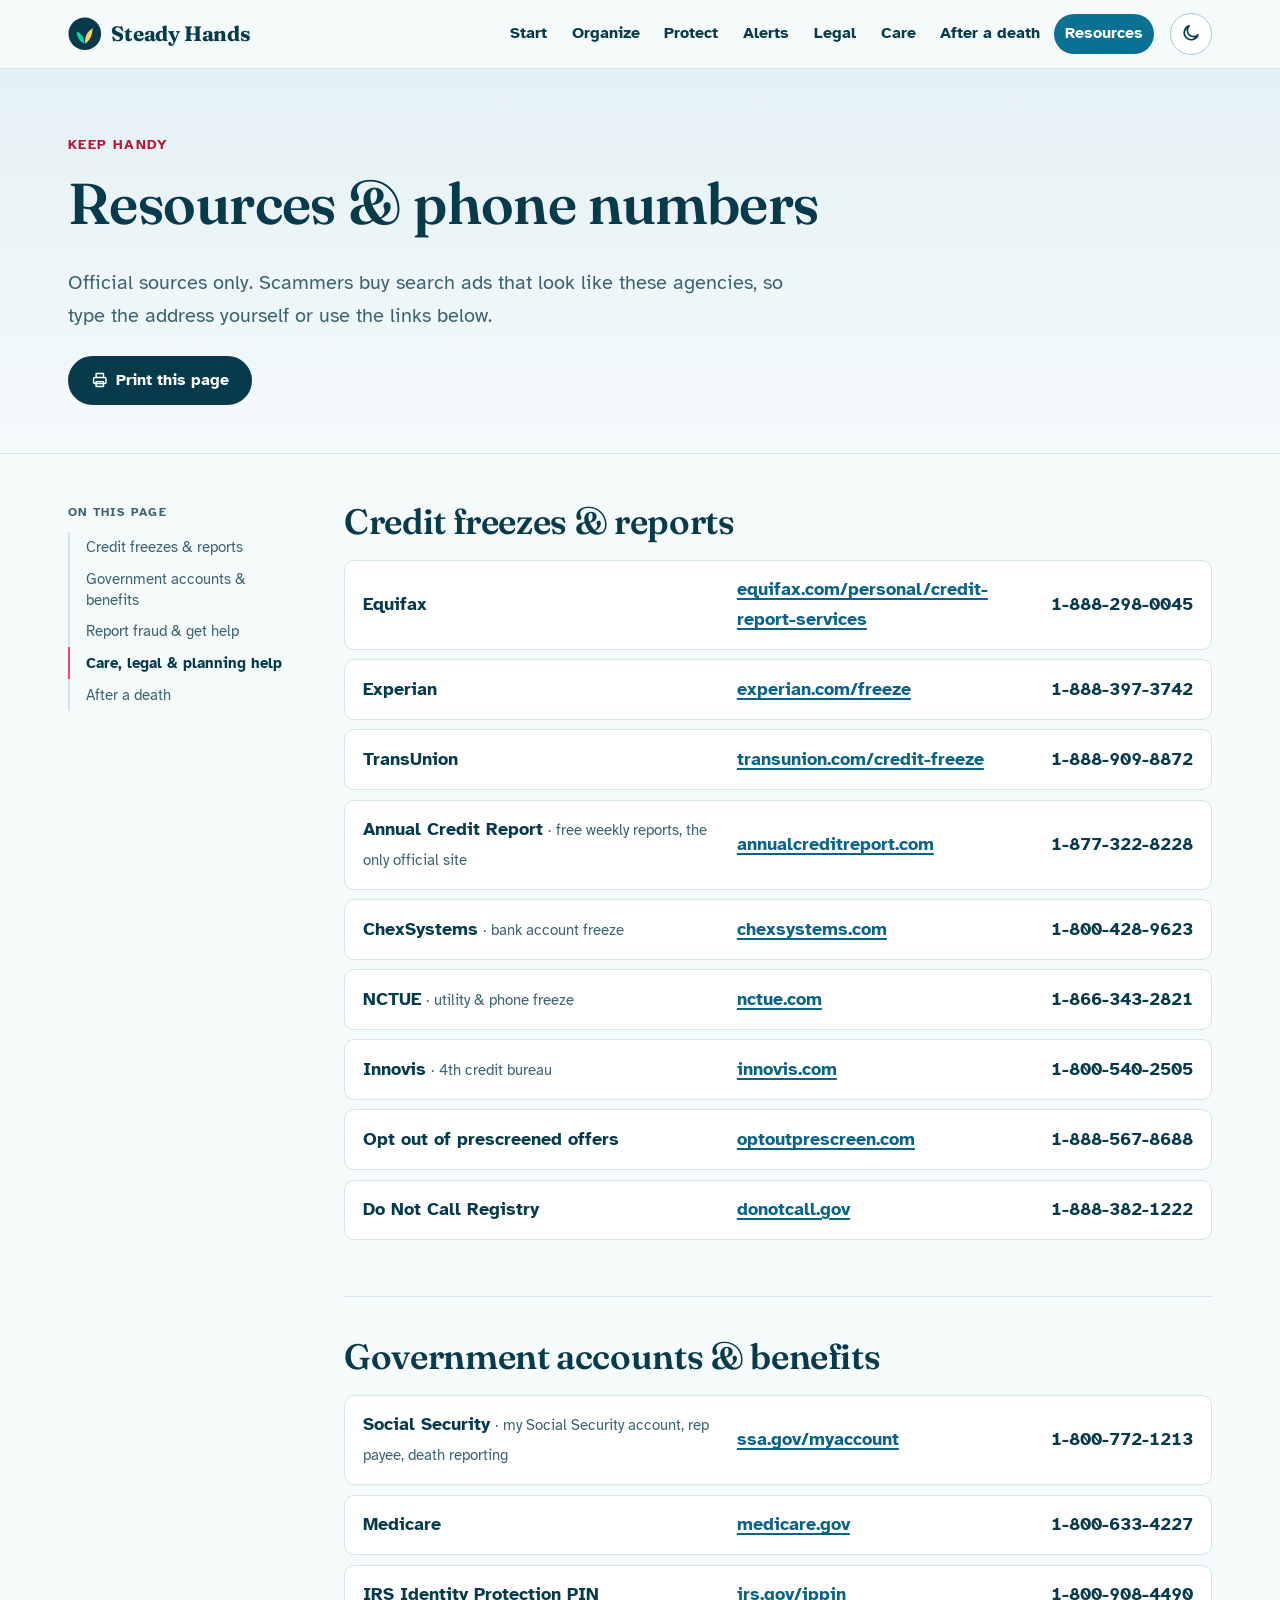
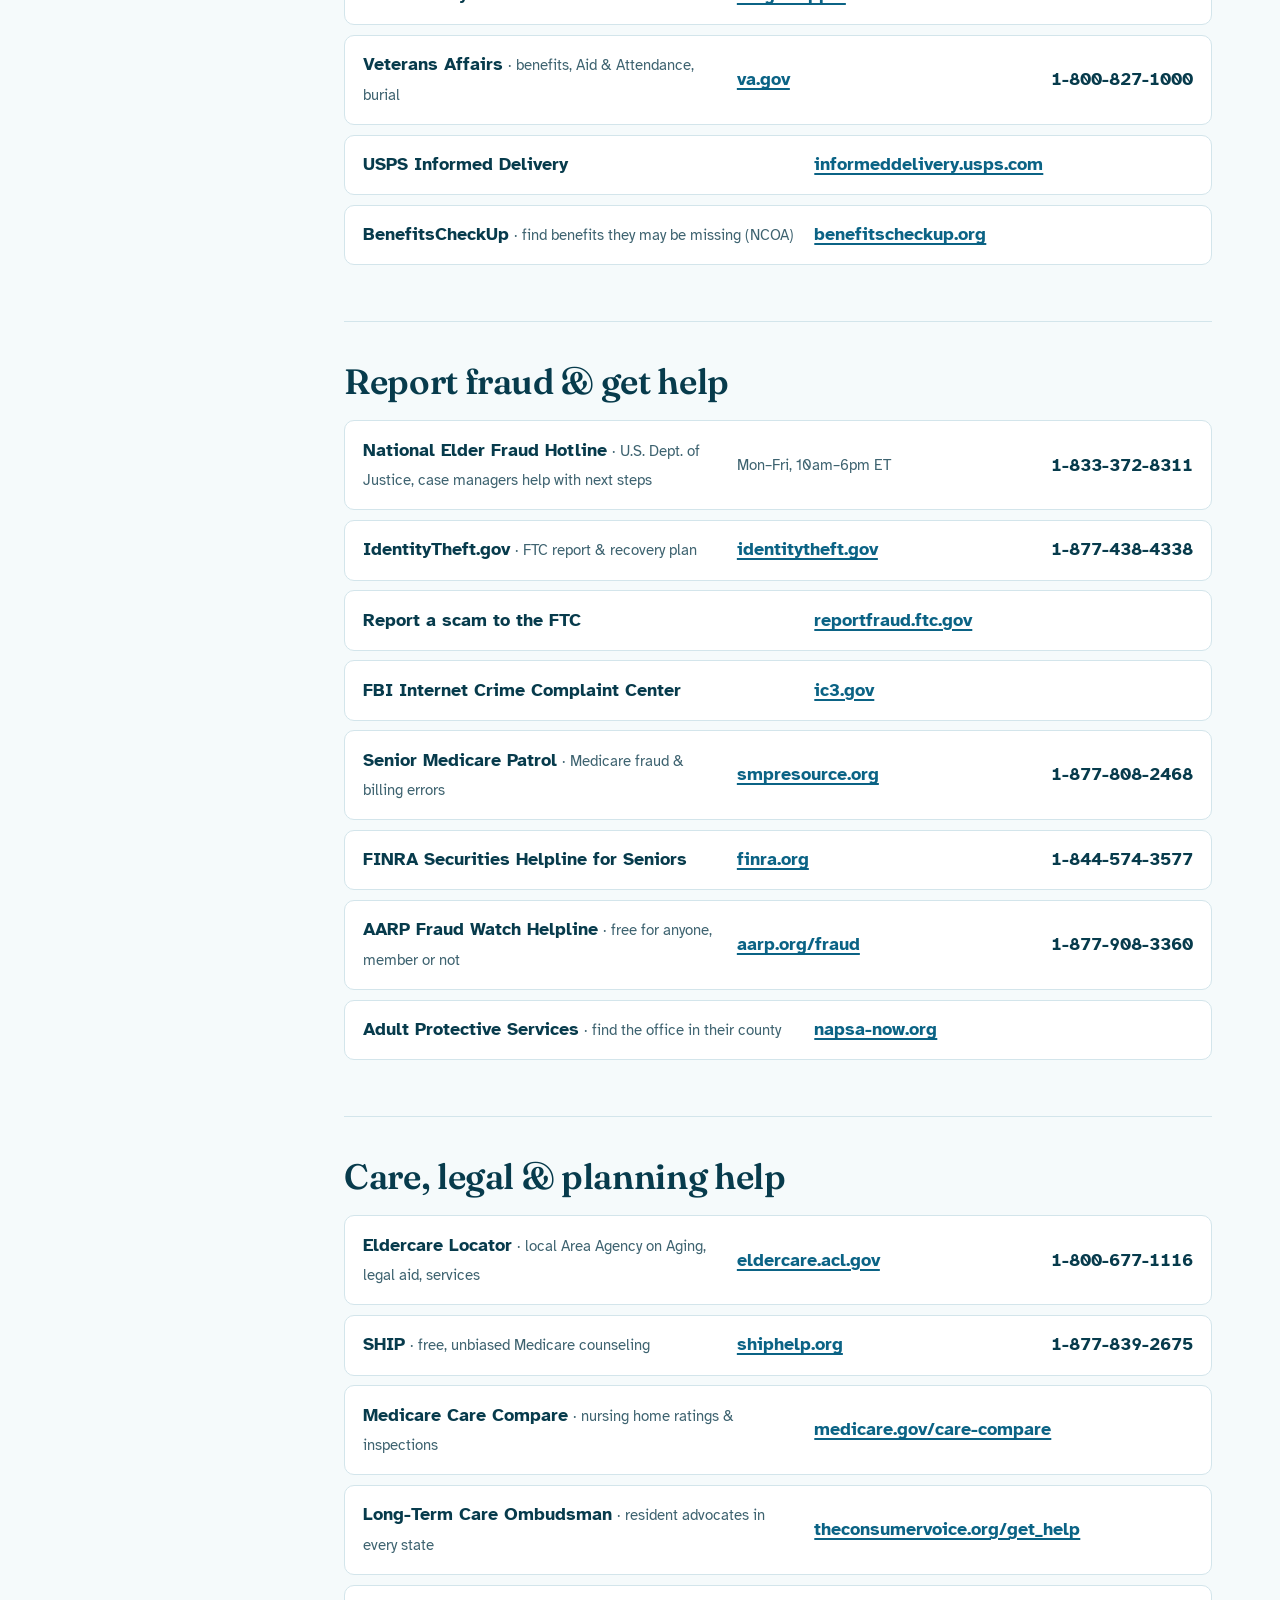
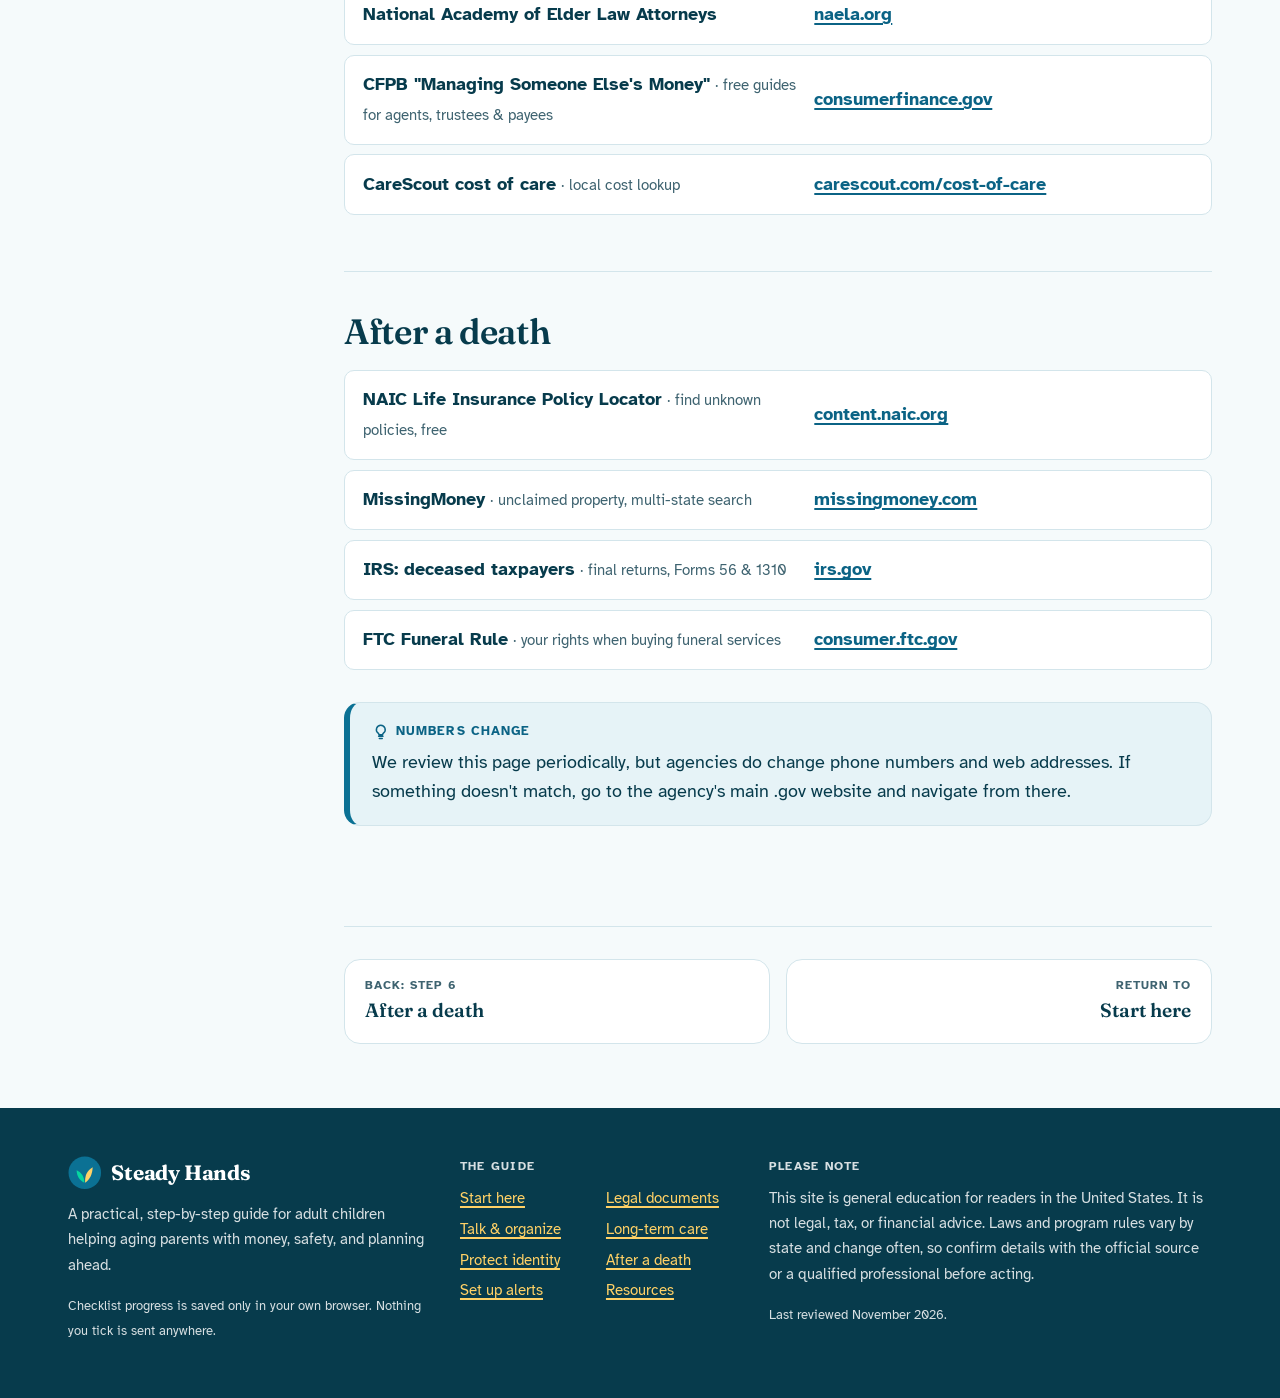
<file: 261120-helping-elderly-finances/resources.html>
<!doctype html>
<html lang="en">
<head>
  <meta charset="utf-8">
  <meta name="viewport" content="width=device-width, initial-scale=1">
  <title>Resources &amp; Phone Numbers · Steady Hands</title>
  <meta name="description" content="Official websites and phone numbers for credit freezes, Social Security, Medicare, fraud reporting, elder care help, legal help, and estate settlement, all on one printable page.">
  <meta name="theme-color" content="#f5fafb" media="(prefers-color-scheme: light)">
  <meta name="theme-color" content="#03202a" media="(prefers-color-scheme: dark)">
  <script>document.documentElement.classList.add("js");try{var t=localStorage.getItem("sh-theme");if(t)document.documentElement.setAttribute("data-theme",t)}catch(e){}</script>
  <link rel="icon" href="favicon.svg" type="image/svg+xml">
  <link rel="preconnect" href="https://fonts.googleapis.com">
  <link rel="preconnect" href="https://fonts.gstatic.com" crossorigin>
  <link rel="stylesheet" href="https://fonts.googleapis.com/css2?family=Atkinson+Hyperlegible:ital,wght@0,400;0,700;1,400&amp;family=Fraunces:opsz,wght@9..144,500;9..144,600;9..144,700&amp;display=swap">
  <link rel="stylesheet" href="css/styles.css">
  <script src="js/site.js" defer></script>
</head>
<body>
<a class="skip-link" href="#main">Skip to main content</a>
<header class="site-header">
  <div class="wrap header-inner">
    <a class="brand" href="index.html"><svg class="brand-mark" viewBox="0 0 32 32" aria-hidden="true"><circle cx="16" cy="16" r="15.5"/><path class="bm-a" d="M16.3 25.5c-.3-6.6 1.4-11.3 7.2-14.8-.3 7-2.7 11.6-7.2 14.8z"/><path class="bm-b" d="M15.6 25.5c-4.8-2.5-7.3-6.4-7.4-11.9 4.8 2.2 7.3 6.2 7.4 11.9z"/></svg><span>Steady Hands</span></a>
    <nav id="site-nav" class="site-nav" aria-label="Main">
      <ul>
        <li><a href="index.html">Start</a></li>
        <li><a href="organize.html">Organize</a></li>
        <li><a href="protect.html">Protect</a></li>
        <li><a href="alerts.html">Alerts</a></li>
        <li><a href="legal.html">Legal</a></li>
        <li><a href="care.html">Care</a></li>
        <li><a href="after.html">After a death</a></li>
        <li><a href="resources.html">Resources</a></li>
      </ul>
    </nav>
    <div class="header-actions">
      <button class="theme-toggle" type="button" aria-pressed="false" aria-label="Switch to dark mode">
        <span class="icon-moon"><svg viewBox="0 0 24 24" fill="none" stroke="currentColor" stroke-width="2" stroke-linecap="round" stroke-linejoin="round" aria-hidden="true"><path d="M20.5 14.2A8.5 8.5 0 1 1 9.8 3.5a6.8 6.8 0 0 0 10.7 10.7z"/></svg></span><span class="icon-sun"><svg viewBox="0 0 24 24" fill="none" stroke="currentColor" stroke-width="2" stroke-linecap="round" stroke-linejoin="round" aria-hidden="true"><circle cx="12" cy="12" r="4.2"/><path d="M12 2v2.2M12 19.8V22M4.9 4.9l1.6 1.6M17.5 17.5l1.6 1.6M2 12h2.2M19.8 12H22M4.9 19.1l1.6-1.6M17.5 6.5l1.6-1.6"/></svg></span>
      </button>
      <button class="nav-toggle" type="button" aria-expanded="false" aria-controls="site-nav"><svg viewBox="0 0 24 24" fill="none" stroke="currentColor" stroke-width="2" stroke-linecap="round" stroke-linejoin="round" aria-hidden="true"><path d="M4 7h16M4 12h16M4 17h16"/></svg><span class="sr-only">Menu</span></button>
    </div>
  </div>
</header>
<main id="main">
  <section class="page-hero">
    <div class="wrap">
      <span class="eyebrow">Keep handy</span>
      <h1>Resources &amp; phone numbers</h1>
      <p class="lede">Official sources only. Scammers buy search ads that look like these agencies, so type the address yourself or use the links below.</p>
      <div class="btn-row"><button class="btn" type="button" data-print><svg viewBox="0 0 24 24" fill="none" stroke="currentColor" stroke-width="2" stroke-linecap="round" stroke-linejoin="round" aria-hidden="true"><path d="M7 9V3.5h10V9"/><rect x="3.5" y="9" width="17" height="8" rx="2"/><path d="M7 14.5h10V21H7z"/></svg> Print this page</button></div>
    </div>
  </section>

  <div class="wrap page">
    <nav class="toc" aria-label="On this page"><p class="toc-title">On this page</p><ol id="toc"></ol></nav>
    <article class="content">

      <section>
        <h2 id="credit">Credit freezes &amp; reports</h2>
        <ul class="dir">
          <li><span><strong>Equifax</strong></span><a href="https://www.equifax.com/personal/credit-report-services/">equifax.com/personal/credit-report-services</a><span class="tel">1-888-298-0045</span></li>
          <li><span><strong>Experian</strong></span><a href="https://www.experian.com/freeze">experian.com/freeze</a><span class="tel">1-888-397-3742</span></li>
          <li><span><strong>TransUnion</strong></span><a href="https://www.transunion.com/credit-freeze">transunion.com/credit-freeze</a><span class="tel">1-888-909-8872</span></li>
          <li><span><strong>Annual Credit Report</strong> <span class="what">· free weekly reports, the only official site</span></span><a href="https://www.annualcreditreport.com">annualcreditreport.com</a><span class="tel">1-877-322-8228</span></li>
          <li><span><strong>ChexSystems</strong> <span class="what">· bank account freeze</span></span><a href="https://www.chexsystems.com">chexsystems.com</a><span class="tel">1-800-428-9623</span></li>
          <li><span><strong>NCTUE</strong> <span class="what">· utility &amp; phone freeze</span></span><a href="https://www.nctue.com">nctue.com</a><span class="tel">1-866-343-2821</span></li>
          <li><span><strong>Innovis</strong> <span class="what">· 4th credit bureau</span></span><a href="https://www.innovis.com">innovis.com</a><span class="tel">1-800-540-2505</span></li>
          <li><span><strong>Opt out of prescreened offers</strong></span><a href="https://www.optoutprescreen.com">optoutprescreen.com</a><span class="tel">1-888-567-8688</span></li>
          <li><span><strong>Do Not Call Registry</strong></span><a href="https://www.donotcall.gov">donotcall.gov</a><span class="tel">1-888-382-1222</span></li>
        </ul>
      </section>

      <section>
        <h2 id="government">Government accounts &amp; benefits</h2>
        <ul class="dir">
          <li><span><strong>Social Security</strong> <span class="what">· my Social Security account, rep payee, death reporting</span></span><a href="https://www.ssa.gov/myaccount/">ssa.gov/myaccount</a><span class="tel">1-800-772-1213</span></li>
          <li><span><strong>Medicare</strong></span><a href="https://www.medicare.gov">medicare.gov</a><span class="tel">1-800-633-4227</span></li>
          <li><span><strong>IRS Identity Protection PIN</strong></span><a href="https://www.irs.gov/ippin">irs.gov/ippin</a><span class="tel">1-800-908-4490</span></li>
          <li><span><strong>Veterans Affairs</strong> <span class="what">· benefits, Aid &amp; Attendance, burial</span></span><a href="https://www.va.gov">va.gov</a><span class="tel">1-800-827-1000</span></li>
          <li><span><strong>USPS Informed Delivery</strong></span><a href="https://informeddelivery.usps.com">informeddelivery.usps.com</a><span class="tel"></span></li>
          <li><span><strong>BenefitsCheckUp</strong> <span class="what">· find benefits they may be missing (NCOA)</span></span><a href="https://www.benefitscheckup.org">benefitscheckup.org</a><span class="tel"></span></li>
        </ul>
      </section>

      <section>
        <h2 id="fraud">Report fraud &amp; get help</h2>
        <ul class="dir">
          <li><span><strong>National Elder Fraud Hotline</strong> <span class="what">· U.S. Dept. of Justice, case managers help with next steps</span></span><span class="what">Mon–Fri, 10am–6pm ET</span><span class="tel">1-833-372-8311</span></li>
          <li><span><strong>IdentityTheft.gov</strong> <span class="what">· FTC report &amp; recovery plan</span></span><a href="https://www.identitytheft.gov">identitytheft.gov</a><span class="tel">1-877-438-4338</span></li>
          <li><span><strong>Report a scam to the FTC</strong></span><a href="https://reportfraud.ftc.gov">reportfraud.ftc.gov</a><span class="tel"></span></li>
          <li><span><strong>FBI Internet Crime Complaint Center</strong></span><a href="https://www.ic3.gov">ic3.gov</a><span class="tel"></span></li>
          <li><span><strong>Senior Medicare Patrol</strong> <span class="what">· Medicare fraud &amp; billing errors</span></span><a href="https://smpresource.org">smpresource.org</a><span class="tel">1-877-808-2468</span></li>
          <li><span><strong>FINRA Securities Helpline for Seniors</strong></span><a href="https://www.finra.org">finra.org</a><span class="tel">1-844-574-3577</span></li>
          <li><span><strong>AARP Fraud Watch Helpline</strong> <span class="what">· free for anyone, member or not</span></span><a href="https://www.aarp.org/fraud">aarp.org/fraud</a><span class="tel">1-877-908-3360</span></li>
          <li><span><strong>Adult Protective Services</strong> <span class="what">· find the office in their county</span></span><a href="https://www.napsa-now.org/help-in-your-area/">napsa-now.org</a><span class="tel"></span></li>
        </ul>
      </section>

      <section>
        <h2 id="care">Care, legal &amp; planning help</h2>
        <ul class="dir">
          <li><span><strong>Eldercare Locator</strong> <span class="what">· local Area Agency on Aging, legal aid, services</span></span><a href="https://eldercare.acl.gov">eldercare.acl.gov</a><span class="tel">1-800-677-1116</span></li>
          <li><span><strong>SHIP</strong> <span class="what">· free, unbiased Medicare counseling</span></span><a href="https://www.shiphelp.org">shiphelp.org</a><span class="tel">1-877-839-2675</span></li>
          <li><span><strong>Medicare Care Compare</strong> <span class="what">· nursing home ratings &amp; inspections</span></span><a href="https://www.medicare.gov/care-compare/">medicare.gov/care-compare</a><span class="tel"></span></li>
          <li><span><strong>Long-Term Care Ombudsman</strong> <span class="what">· resident advocates in every state</span></span><a href="https://theconsumervoice.org/get_help">theconsumervoice.org/get_help</a><span class="tel"></span></li>
          <li><span><strong>National Academy of Elder Law Attorneys</strong></span><a href="https://www.naela.org">naela.org</a><span class="tel"></span></li>
          <li><span><strong>CFPB "Managing Someone Else's Money"</strong> <span class="what">· free guides for agents, trustees &amp; payees</span></span><a href="https://www.consumerfinance.gov/consumer-tools/managing-someone-elses-money/">consumerfinance.gov</a><span class="tel"></span></li>
          <li><span><strong>CareScout cost of care</strong> <span class="what">· local cost lookup</span></span><a href="https://www.carescout.com/cost-of-care">carescout.com/cost-of-care</a><span class="tel"></span></li>
        </ul>
      </section>

      <section>
        <h2 id="estate">After a death</h2>
        <ul class="dir">
          <li><span><strong>NAIC Life Insurance Policy Locator</strong> <span class="what">· find unknown policies, free</span></span><a href="https://content.naic.org/life-insurance-policy-locator">content.naic.org</a><span class="tel"></span></li>
          <li><span><strong>MissingMoney</strong> <span class="what">· unclaimed property, multi-state search</span></span><a href="https://www.missingmoney.com">missingmoney.com</a><span class="tel"></span></li>
          <li><span><strong>IRS: deceased taxpayers</strong> <span class="what">· final returns, Forms 56 &amp; 1310</span></span><a href="https://www.irs.gov/individuals/deceased-taxpayers-filing-the-estate-income-tax-return-form-1041">irs.gov</a><span class="tel"></span></li>
          <li><span><strong>FTC Funeral Rule</strong> <span class="what">· your rights when buying funeral services</span></span><a href="https://consumer.ftc.gov/articles/ftc-funeral-rule">consumer.ftc.gov</a><span class="tel"></span></li>
        </ul>
        <div class="callout">
          <p class="callout-label"><svg viewBox="0 0 24 24" fill="none" stroke="currentColor" stroke-width="2" stroke-linecap="round" stroke-linejoin="round" aria-hidden="true"><path d="M9 18h6M10 21h4M12 3a6 6 0 0 0-3.6 10.8c.6.5 1.1 1.3 1.1 2.2h5c0-.9.5-1.7 1.1-2.2A6 6 0 0 0 12 3z"/></svg> Numbers change</p>
          <p>We review this page periodically, but agencies do change phone numbers and web addresses. If something doesn't match, go to the agency's main .gov website and navigate from there.</p>
        </div>
      </section>

      <nav class="pager" aria-label="Previous and next">
        <a href="after.html"><small>Back: Step 6</small><span>After a death</span></a>
        <a class="next" href="index.html"><small>Return to</small><span>Start here</span></a>
      </nav>
    </article>
  </div>
</main>

<footer class="site-footer">
  <div class="wrap footer-inner">
    <div>
      <p class="brand"><svg class="brand-mark" viewBox="0 0 32 32" aria-hidden="true"><circle cx="16" cy="16" r="15.5"/><path class="bm-a" d="M16.3 25.5c-.3-6.6 1.4-11.3 7.2-14.8-.3 7-2.7 11.6-7.2 14.8z"/><path class="bm-b" d="M15.6 25.5c-4.8-2.5-7.3-6.4-7.4-11.9 4.8 2.2 7.3 6.2 7.4 11.9z"/></svg><span>Steady Hands</span></p>
      <p>A practical, step-by-step guide for adult children helping aging parents with money, safety, and planning ahead.</p>
      <p><small>Checklist progress is saved only in your own browser. Nothing you tick is sent anywhere.</small></p>
    </div>
    <div>
      <p class="footer-title">The guide</p>
      <ul>
        <li><a href="index.html">Start here</a></li>
        <li><a href="organize.html">Talk &amp; organize</a></li>
        <li><a href="protect.html">Protect identity</a></li>
        <li><a href="alerts.html">Set up alerts</a></li>
        <li><a href="legal.html">Legal documents</a></li>
        <li><a href="care.html">Long-term care</a></li>
        <li><a href="after.html">After a death</a></li>
        <li><a href="resources.html">Resources</a></li>
      </ul>
    </div>
    <div>
      <p class="footer-title">Please note</p>
      <p>This site is general education for readers in the United States. It is not legal, tax, or financial advice. Laws and program rules vary by state and change often, so confirm details with the official source or a qualified professional before acting.</p>
      <p><small>Last reviewed November 2026.</small></p>
    </div>
  </div>
</footer>
</body>
</html>
</file>
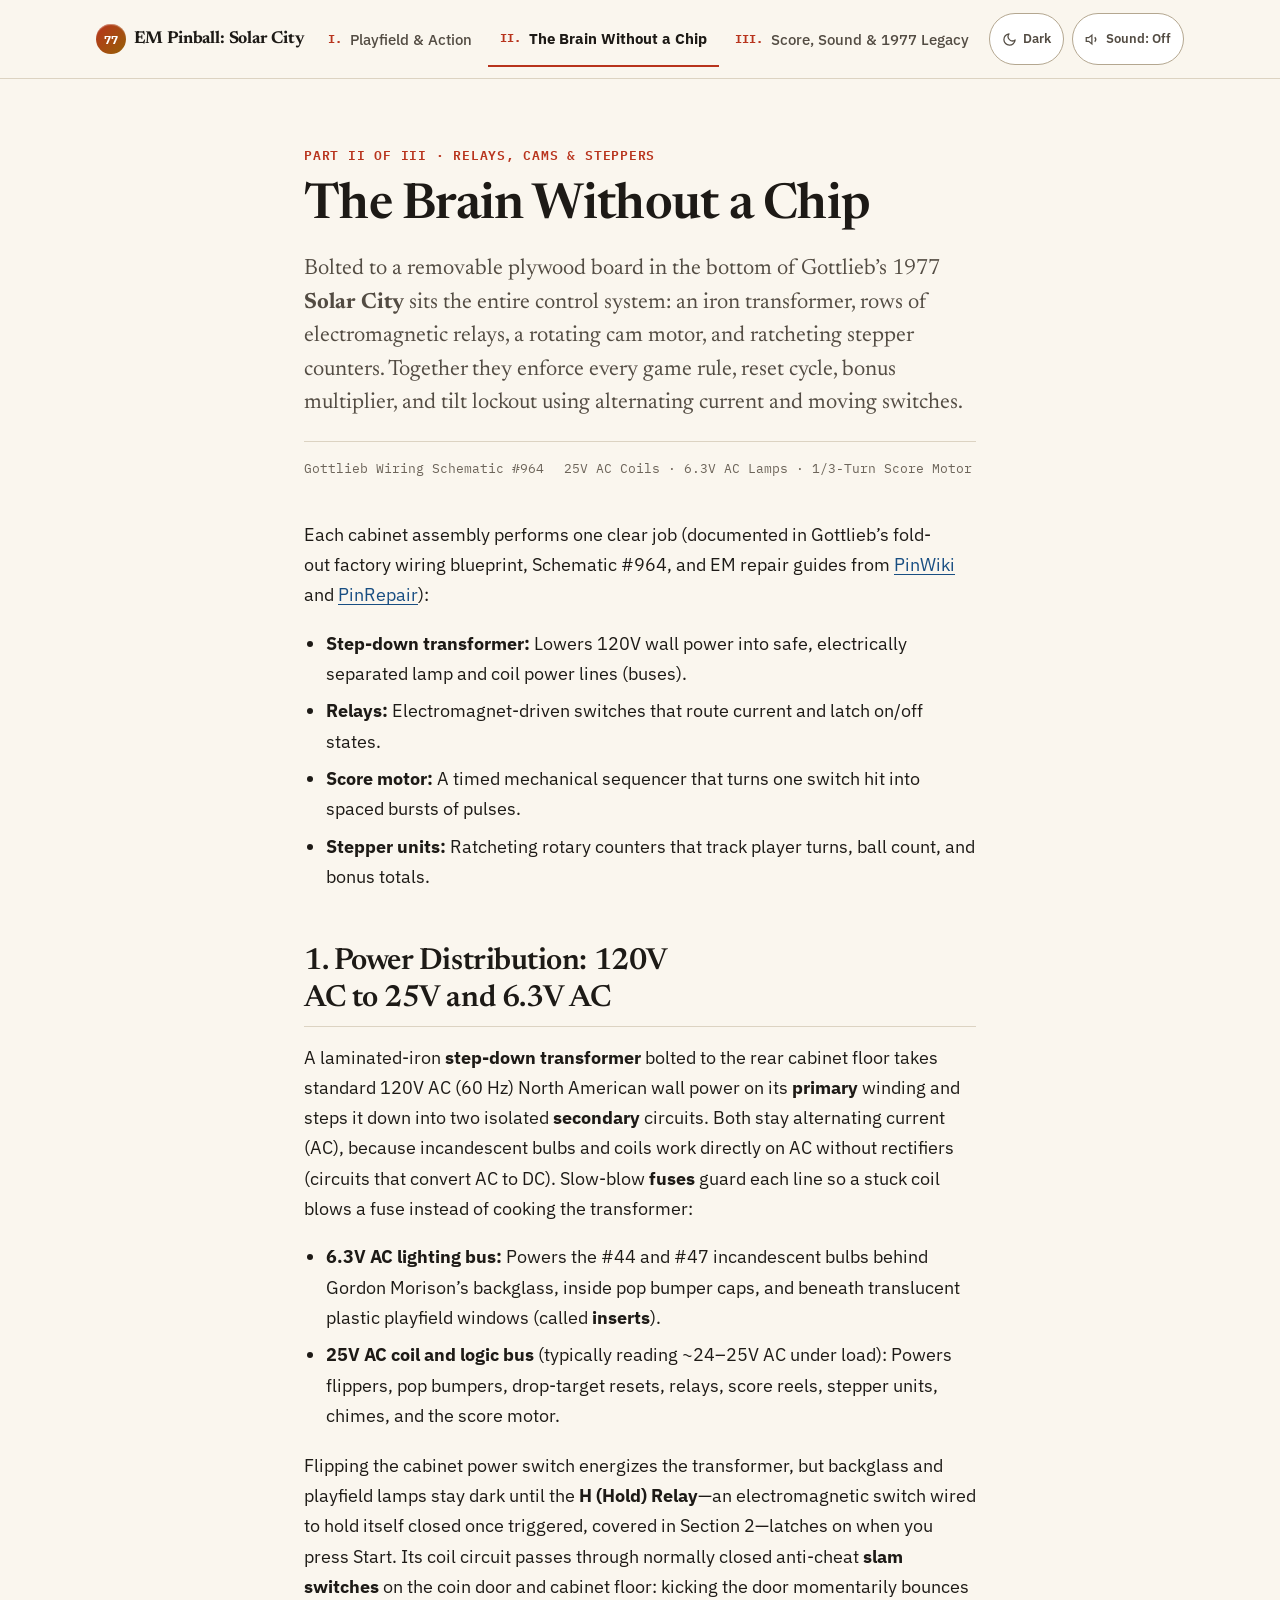
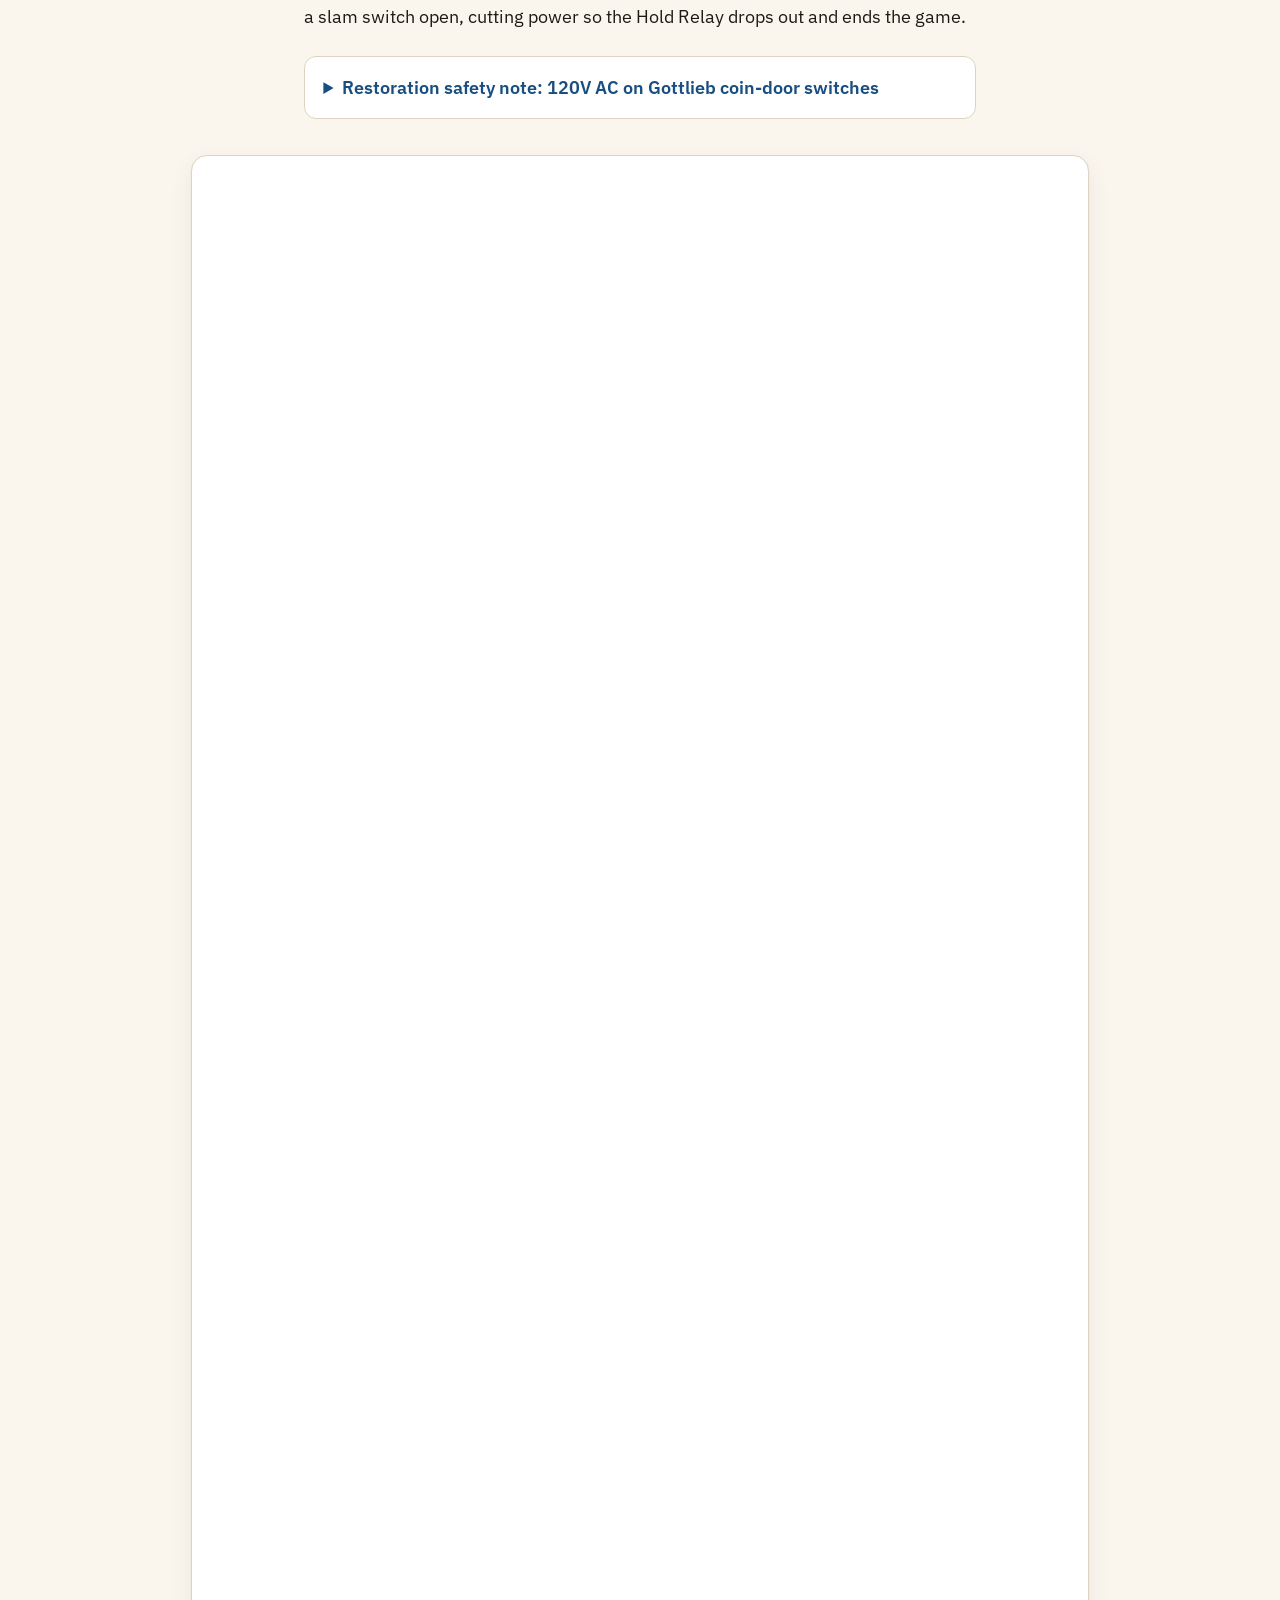
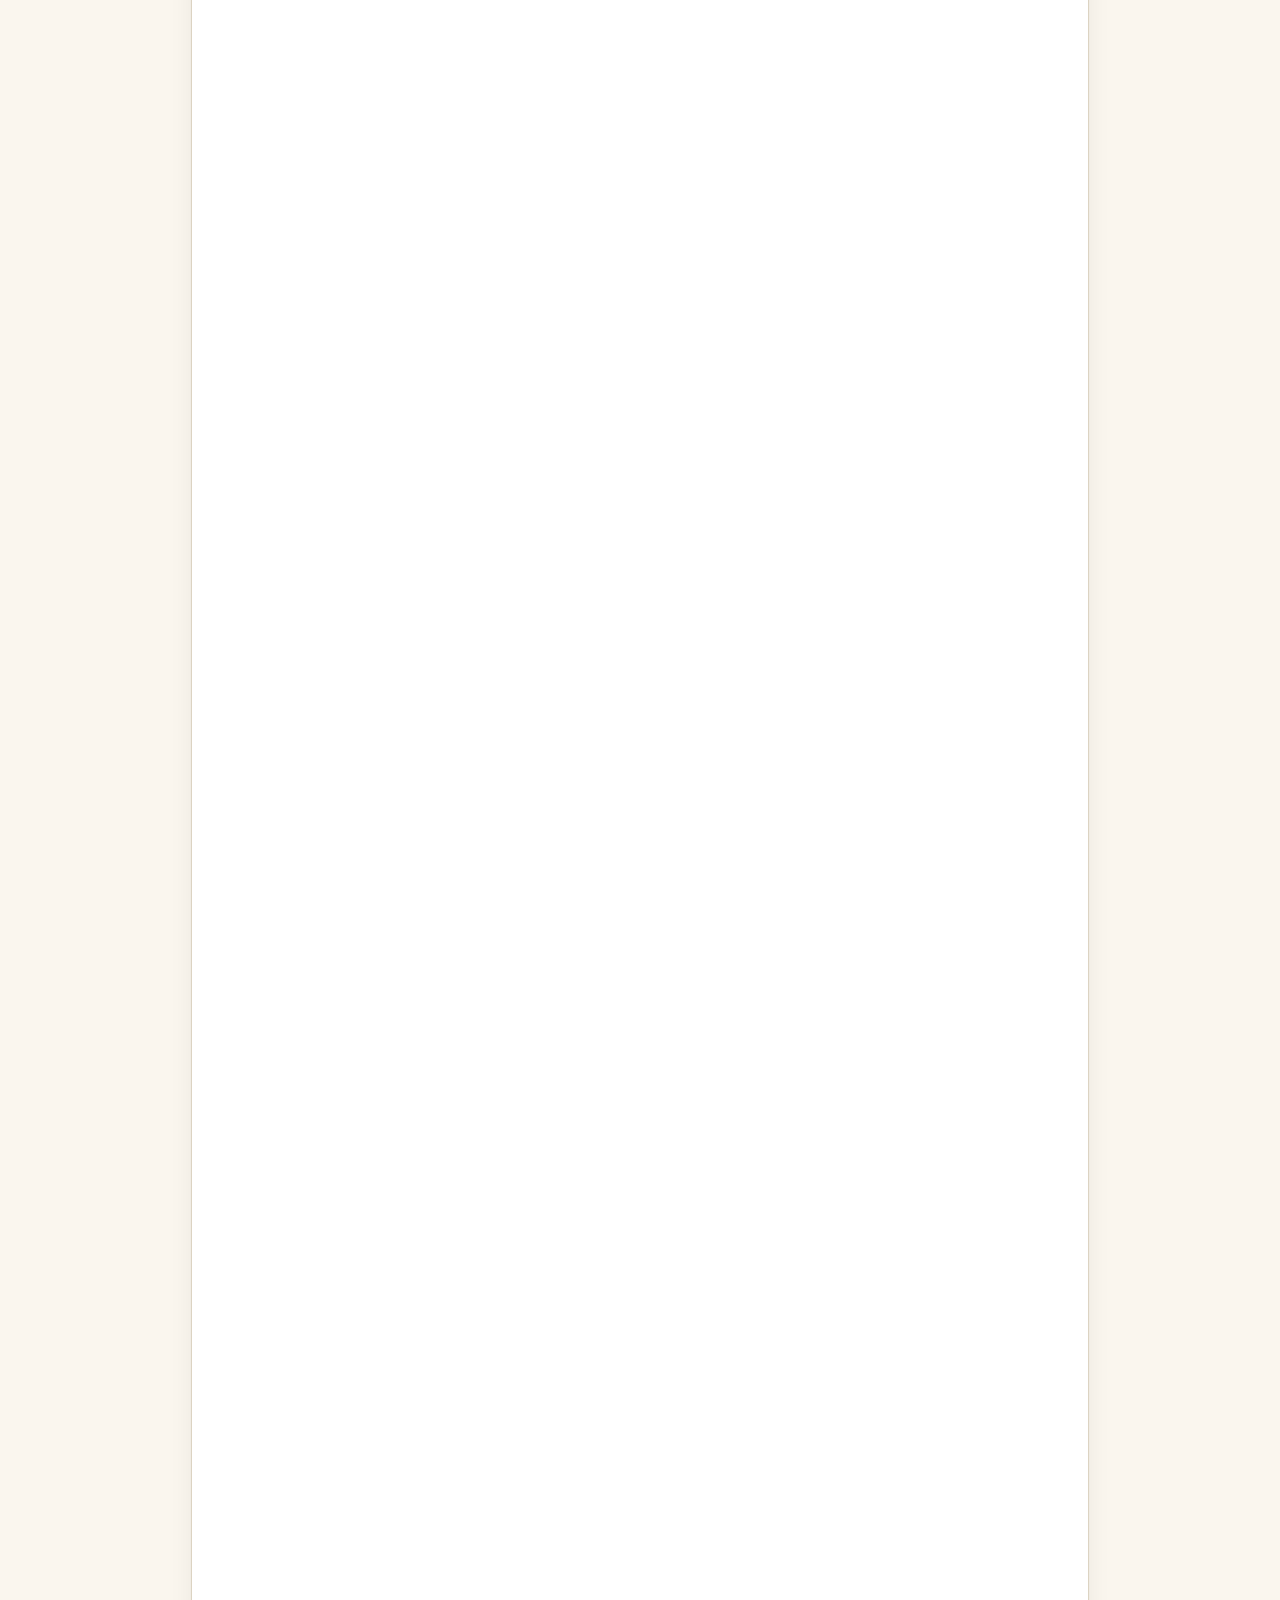
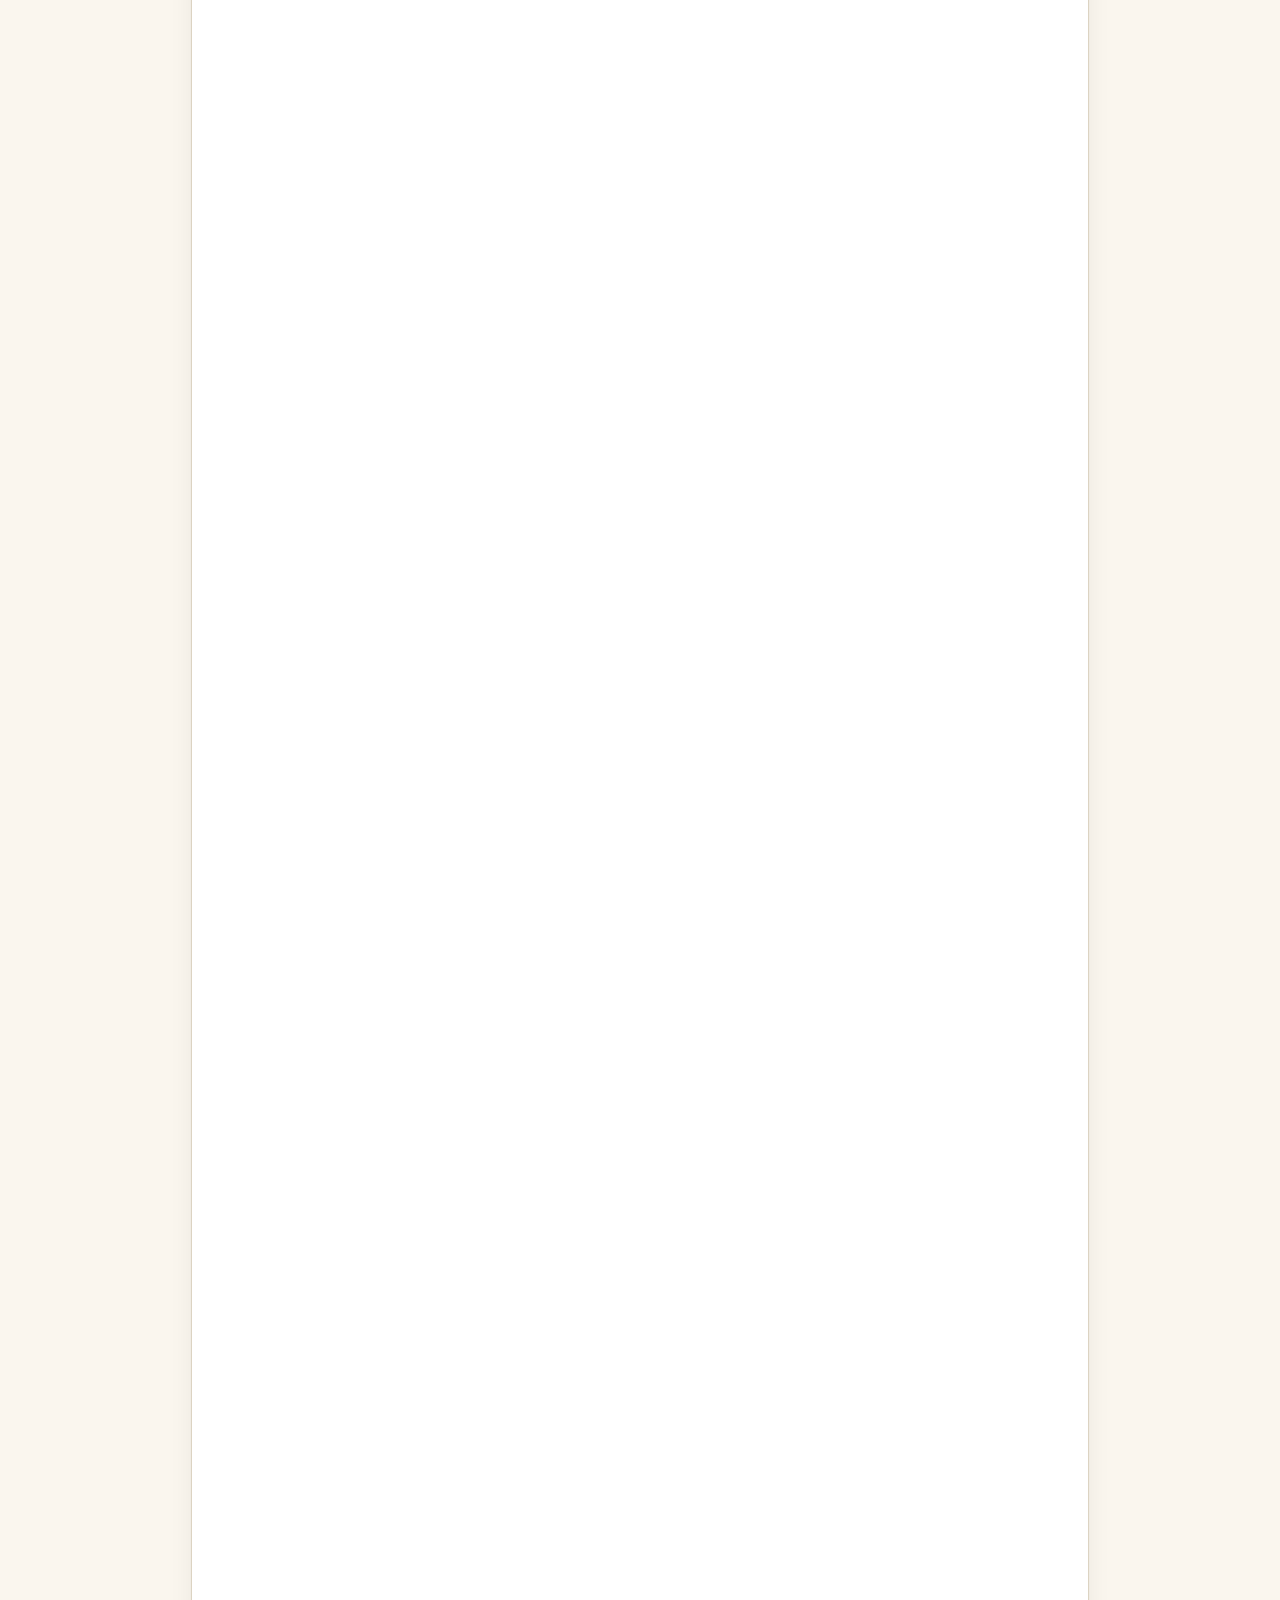
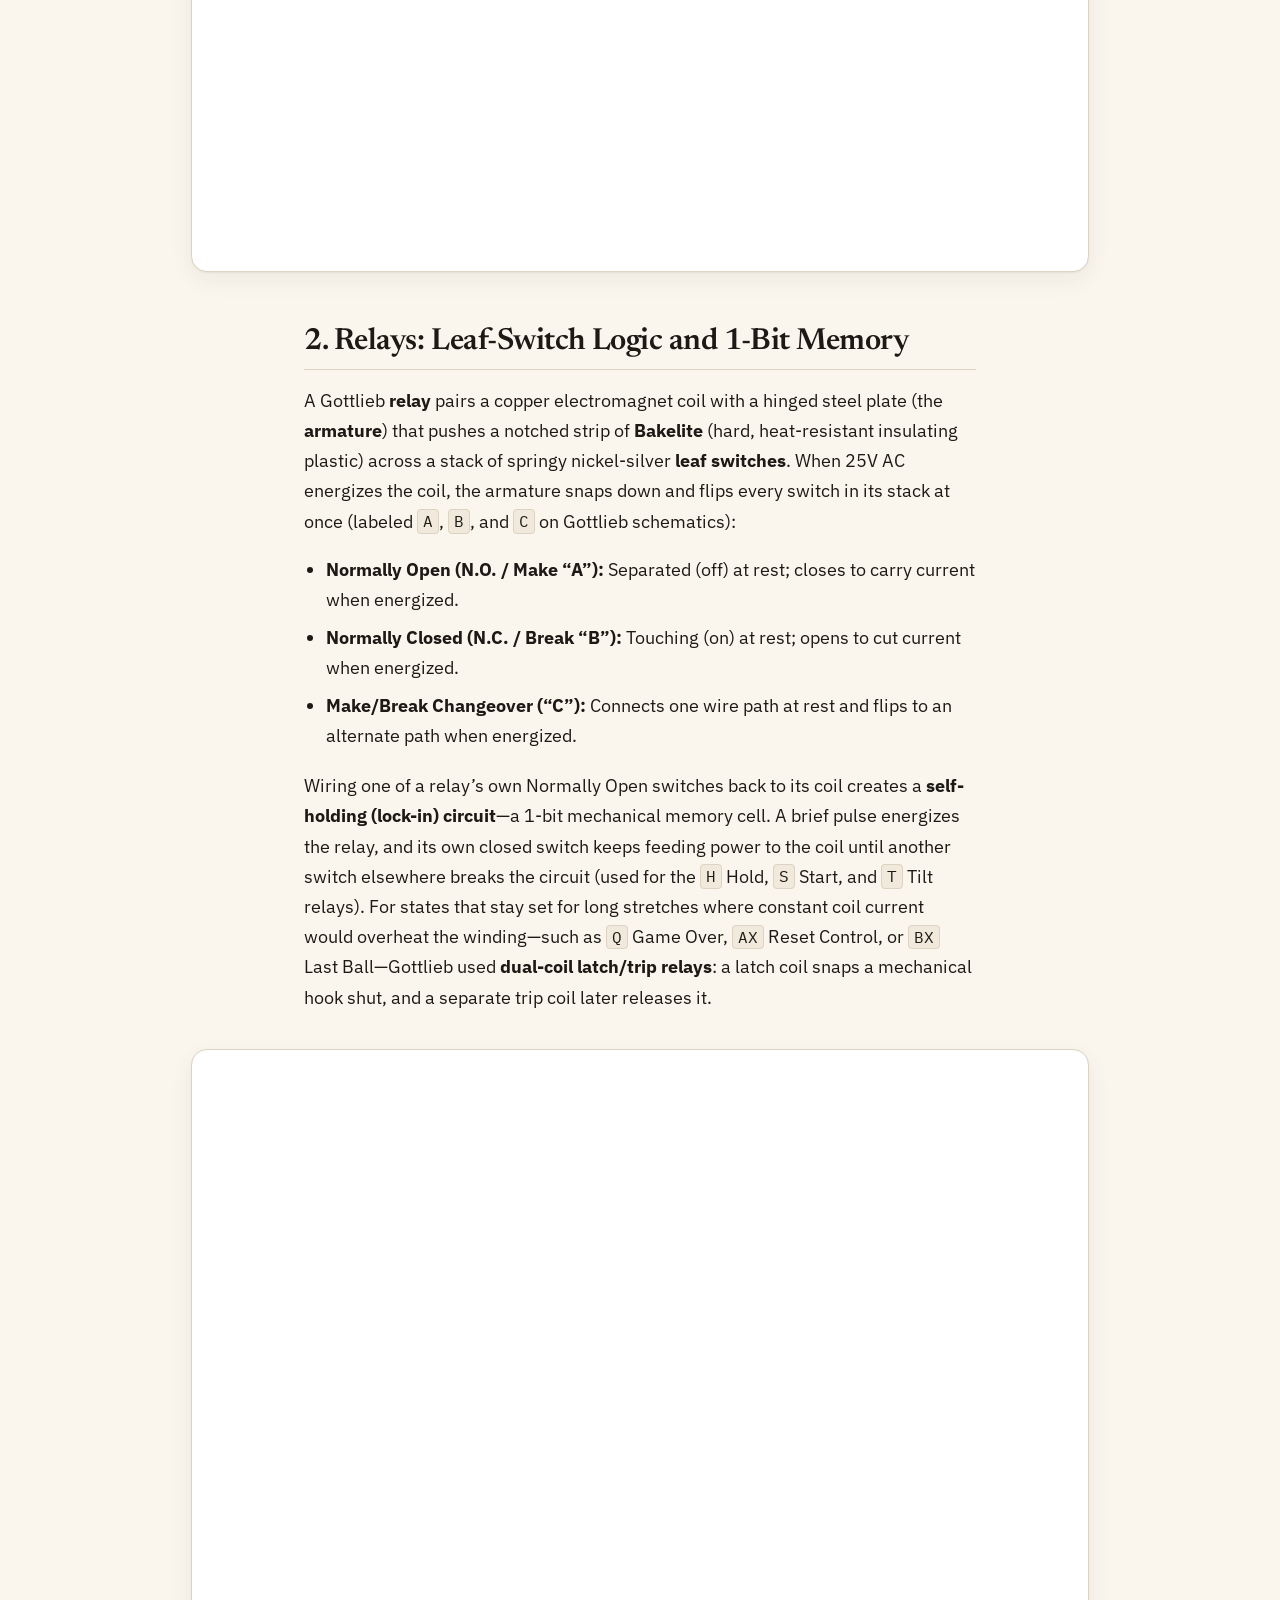
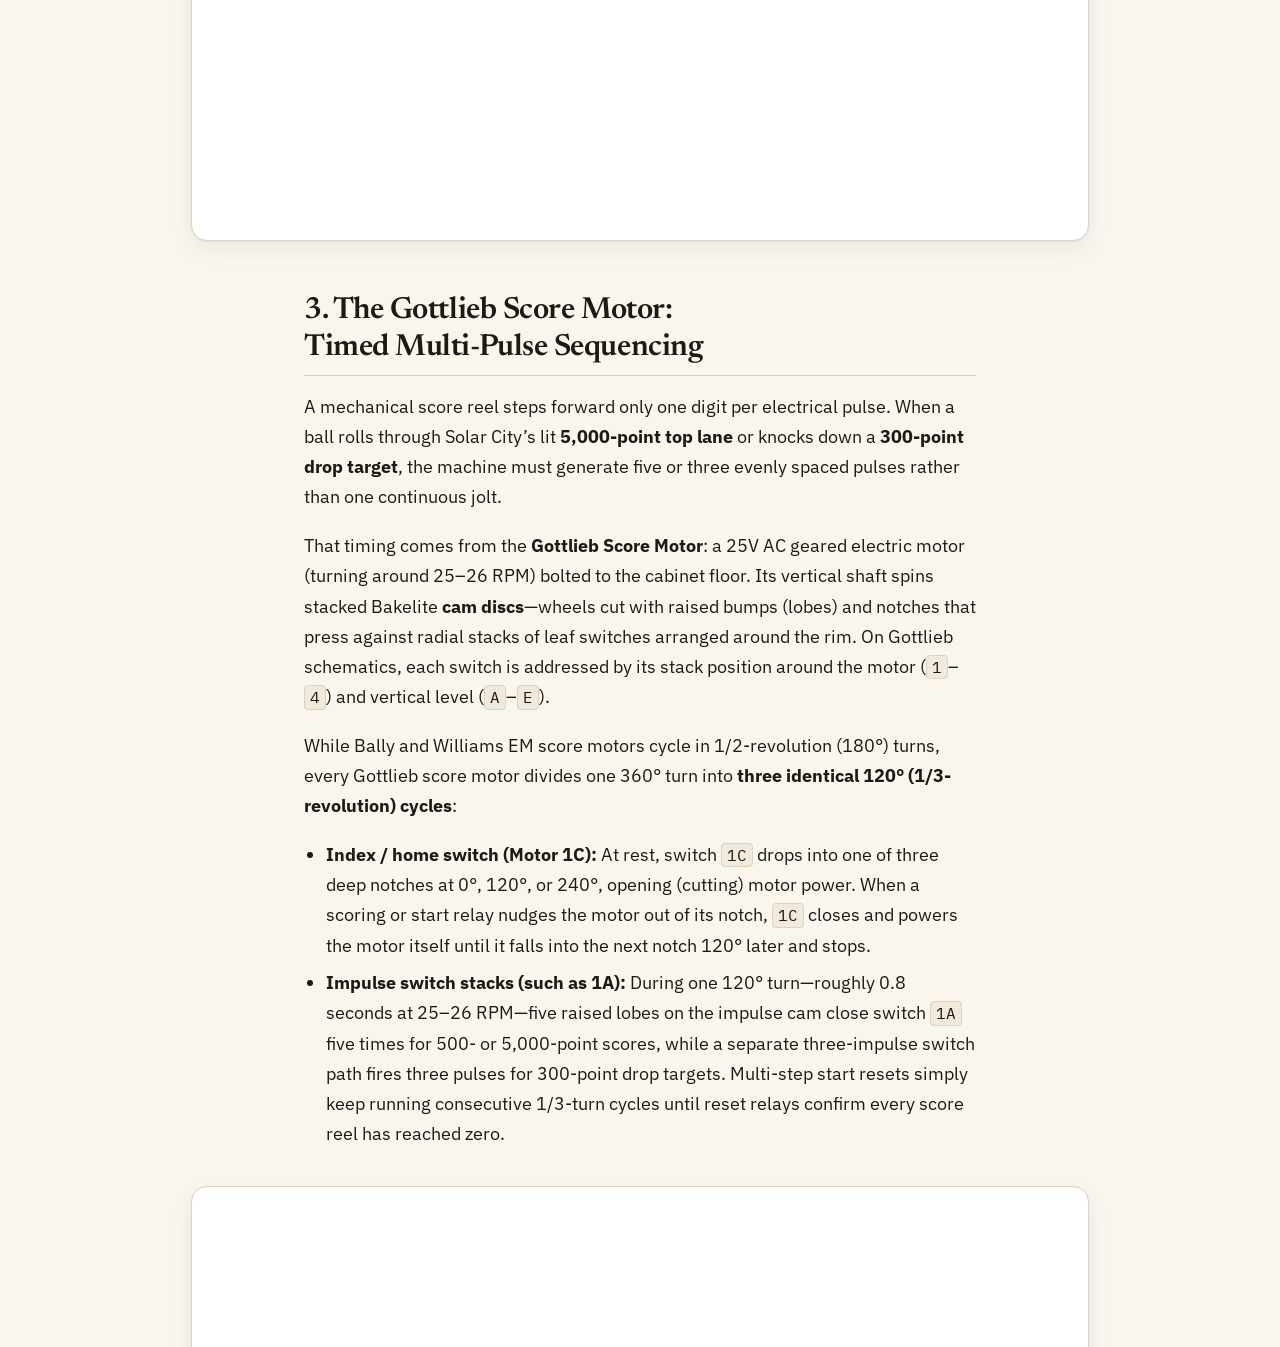
<file: 261124-how-old-pinball-machines-work/logic.html>
<!DOCTYPE html>
<html lang="en">
<head>
  <meta charset="utf-8">
  <meta name="viewport" content="width=device-width, initial-scale=1.0">
  <meta name="color-scheme" content="light dark">
  <script>
    try {
      const s = localStorage.getItem('color-scheme');
      if (s === 'light' || s === 'dark') {
        document.querySelector('meta[name="color-scheme"]').content = s;
      }
    } catch {}
  </script>
  <title>Part II: The Brain Without a Chip | How Electromechanical Pinball Works</title>
  <meta name="description" content="How 1970s Gottlieb electromechanical pinball machines execute game logic using step-down transformers, leaf-switch relays, the 1/3-revolution score motor, stepper units, and tilt pendulums.">
  <link rel="preconnect" href="https://fonts.googleapis.com">
  <link rel="preconnect" href="https://fonts.gstatic.com" crossorigin>
  <link href="https://fonts.googleapis.com/css2?family=IBM+Plex+Mono:wght@400;600;700&family=IBM+Plex+Sans:ital,wght@0,400;0,500;0,600;0,700;1,400&family=Newsreader:ital,opsz,wght@0,6..72,500;0,6..72,600;0,6..72,700;1,6..72,400&display=swap" rel="stylesheet">
  <link rel="stylesheet" href="css/style.css">
  <script type="module" src="js/core.js"></script>
  <script type="module" src="js/part2-logic.js"></script>
</head>
<body>
  <div class="scroll-progress" aria-hidden="true"></div>
  <a href="#main-heading" class="skip-link visually-hidden">Skip to article content</a>

  <header class="site-header">
    <div class="header-inner">
      <a class="site-brand" href="index.html">
        <span class="brand-mark" aria-hidden="true">77</span>
        <span>EM Pinball: Solar City</span>
      </a>

      <div class="header-actions">
        <nav class="site-nav" aria-label="Primary">
          <button
            class="menu-button"
            type="button"
            popovertarget="site-menu"
            popovertargetaction="toggle"
            aria-controls="site-menu"
          >
            <svg width="16" height="16" viewBox="0 0 16 16" fill="none" stroke="currentColor" stroke-width="1.8" aria-hidden="true">
              <path d="M2 4h12M2 8h12M2 12h12"/>
            </svg>
            <span>Chapters</span>
          </button>

          <ul id="site-menu" class="site-menu" popover="auto">
            <li><a href="index.html"><span class="nav-part-num">I.</span> Playfield &amp; Action</a></li>
            <li><a href="logic.html" aria-current="page"><span class="nav-part-num">II.</span> The Brain Without a Chip</a></li>
            <li><a href="score-and-legacy.html"><span class="nav-part-num">III.</span> Score, Sound &amp; 1977 Legacy</a></li>
          </ul>
        </nav>

        <button class="theme-toggle" type="button" data-theme-toggle>
          <span class="theme-option theme-option-light">
            <svg width="15" height="15" viewBox="0 0 24 24" fill="none" stroke="currentColor" stroke-width="2" stroke-linecap="round" stroke-linejoin="round" aria-hidden="true">
              <circle cx="12" cy="12" r="4"/>
              <path d="M12 2v2M12 20v2M4.93 4.93l1.41 1.41M17.66 17.66l1.41 1.41M2 12h2M20 12h2M6.34 17.66l-1.41 1.41M19.07 4.93l-1.41 1.41"/>
            </svg>
            <span class="theme-label" aria-hidden="true">Light</span>
            <span class="sr-only">Switch to light mode</span>
          </span>
          <span class="theme-option theme-option-dark">
            <svg width="15" height="15" viewBox="0 0 24 24" fill="none" stroke="currentColor" stroke-width="2" stroke-linecap="round" stroke-linejoin="round" aria-hidden="true">
              <path d="M21 12.79A9 9 0 1 1 11.21 3 7 7 0 0 0 21 12.79z"/>
            </svg>
            <span class="theme-label" aria-hidden="true">Dark</span>
            <span class="sr-only">Switch to dark mode</span>
          </span>
        </button>

        <button class="audio-toggle" type="button" data-audio-toggle aria-pressed="false">
          <svg width="15" height="15" viewBox="0 0 24 24" fill="none" stroke="currentColor" stroke-width="2" aria-hidden="true">
            <path d="M11 5L6 9H2v6h4l5 4V5z"/>
            <path d="M15.54 8.46a5 5 0 0 1 0 7.07"/>
          </svg>
          <span data-audio-label>Sound: Off</span>
        </button>
      </div>
    </div>
  </header>

  <main class="article-shell">
    <article>
      <header class="article-hero">
        <p class="chapter-kicker">Part II of III &middot; Relays, Cams &amp; Steppers</p>
        <h1 id="main-heading" tabindex="-1">The Brain Without a Chip</h1>
        <p class="hero-lead">
          Bolted to a removable plywood board in the bottom of Gottlieb&rsquo;s 1977 <strong>Solar City</strong> sits the entire control system: an iron transformer, rows of electromagnetic relays, a rotating cam motor, and ratcheting stepper counters. Together they enforce every game rule, reset cycle, bonus multiplier, and tilt lockout using alternating current and moving switches.
        </p>
        <div class="article-meta">
          <span>Gottlieb Wiring Schematic #964</span>
          <span>25V AC Coils &middot; 6.3V AC Lamps &middot; 1/3-Turn Score Motor</span>
        </div>
      </header>

      <div class="prose">
        <p>
          Each cabinet assembly performs one clear job (documented in Gottlieb&rsquo;s fold-out factory wiring blueprint, Schematic #964, and EM repair guides from <a href="https://www.pinwiki.com/wiki/index.php/EM_Repair">PinWiki</a> and <a href="https://www.pinrepair.com/em/">PinRepair</a>):
        </p>
        <ul>
          <li><strong>Step-down transformer:</strong> Lowers 120V wall power into safe, electrically separated lamp and coil power lines (buses).</li>
          <li><strong>Relays:</strong> Electromagnet-driven switches that route current and latch on/off states.</li>
          <li><strong>Score motor:</strong> A timed mechanical sequencer that turns one switch hit into spaced bursts of pulses.</li>
          <li><strong>Stepper units:</strong> Ratcheting rotary counters that track player turns, ball count, and bonus totals.</li>
        </ul>

        <h2>1. Power Distribution: 120V AC to 25V and 6.3V AC</h2>
        <p>
          A laminated-iron <strong>step-down transformer</strong> bolted to the rear cabinet floor takes standard 120V AC (60&nbsp;Hz) North American wall power on its <strong>primary</strong> winding and steps it down into two isolated <strong>secondary</strong> circuits. Both stay alternating current (AC), because incandescent bulbs and coils work directly on AC without rectifiers (circuits that convert AC to DC). Slow-blow <strong>fuses</strong> guard each line so a stuck coil blows a fuse instead of cooking the transformer:
        </p>
        <ul>
          <li><strong>6.3V AC lighting bus:</strong> Powers the #44 and #47 incandescent bulbs behind Gordon Morison&rsquo;s backglass, inside pop bumper caps, and beneath translucent plastic playfield windows (called <strong>inserts</strong>).</li>
          <li><strong>25V AC coil and logic bus</strong> (typically reading ~24&ndash;25V AC under load): Powers flippers, pop bumpers, drop-target resets, relays, score reels, stepper units, chimes, and the score motor.</li>
        </ul>
        <p>
          Flipping the cabinet power switch energizes the transformer, but backglass and playfield lamps stay dark until the <strong>H (Hold) Relay</strong>&mdash;an electromagnetic switch wired to hold itself closed once triggered, covered in Section 2&mdash;latches on when you press Start. Its coil circuit passes through normally closed anti-cheat <strong>slam switches</strong> on the coin door and cabinet floor: kicking the door momentarily bounces a slam switch open, cutting power so the Hold Relay drops out and ends the game.
        </p>
        <details class="tech-note">
          <summary>Restoration safety note: 120V AC on Gottlieb coin-door switches</summary>
          <p>
            Figure 6 simplifies the Hold Relay loop onto the low-voltage schematic bus for readability. In real 1970s Gottlieb EMs, <a href="https://www.pinwiki.com/wiki/index.php/EM_Repair">PinWiki</a> and <a href="https://www.pinrepair.com/em/">PinRepair</a> warn that live <strong>120V AC line voltage</strong> often runs directly to coin-door slam and start switches behind thin cardboard-like insulating sheets (<em>fish paper</em>). Always unplug a real machine before servicing the coin door.
          </p>
        </details>
      </div>

      <!-- DIAGRAM 6: Transformer & Dual Voltage Power Bus -->
      <figure class="diagram-figure stage-breakout" id="fig-power">
        <div class="diagram-header">
          <span class="diagram-title">Figure 6. Step-Down Transformer, Fuses &amp; Hold Relay Bus</span>
          <span class="diagram-badge">Toggle switches to trace AC power</span>
        </div>
        <div class="diagram-canvas-wrap">
          <canvas id="d6-canvas" class="diagram-canvas" width="860" height="360" role="img" aria-label="Interactive electrical schematic of a Gottlieb EM pinball transformer stepping 120V AC down to 6.3V AC lighting and 25V AC solenoid buses through slow-blow fuses, a normally closed slam switch, and the Hold Relay."></canvas>
        </div>
        <div class="diagram-controls">
          <div class="control-group">
            <button type="button" class="btn btn-primary" id="d6-power" aria-pressed="true">Cabinet Power: ON</button>
            <button type="button" class="btn btn-cobalt" id="d6-hold" aria-pressed="true">Engage Hold Relay (H)</button>
            <button type="button" class="btn" id="d6-slam">Trip Slam Switch (Bounce Open)</button>
          </div>
        </div>
        <div class="diagram-telemetry" aria-live="polite">
          <span class="telemetry-item"><span class="telemetry-dot is-active" id="d6-dot-pri" aria-hidden="true"></span>Primary: <strong id="d6-pri">120V AC (60 Hz)</strong></span>
          <span class="telemetry-item"><span class="telemetry-dot is-lamp" id="d6-dot-lamp" aria-hidden="true"></span>Lighting Bus: <strong id="d6-lamp">6.3V AC &mdash; Lamps Lit</strong></span>
          <span class="telemetry-item"><span class="telemetry-dot is-ok" id="d6-dot-sol" aria-hidden="true"></span>Logic/Coil Bus: <strong id="d6-sol">25V AC &mdash; Hold Relay Latched</strong></span>
        </div>
        <figcaption class="diagram-caption">
          Toggle cabinet power, the Hold Relay, and the Slam Switch. Bouncing the normally closed Slam Switch open cuts current to the Hold Relay coil long enough for it to drop out and shut off the active game.
        </figcaption>
      </figure>

      <div class="prose">
        <h2>2. Relays: Leaf-Switch Logic and 1-Bit Memory</h2>
        <p>
          A Gottlieb <strong>relay</strong> pairs a copper electromagnet coil with a hinged steel plate (the <strong>armature</strong>) that pushes a notched strip of <strong>Bakelite</strong> (hard, heat-resistant insulating plastic) across a stack of springy nickel-silver <strong>leaf switches</strong>. When 25V AC energizes the coil, the armature snaps down and flips every switch in its stack at once (labeled <code>A</code>, <code>B</code>, and <code>C</code> on Gottlieb schematics):
        </p>
        <ul>
          <li><strong>Normally Open (N.O. / Make &ldquo;A&rdquo;):</strong> Separated (off) at rest; closes to carry current when energized.</li>
          <li><strong>Normally Closed (N.C. / Break &ldquo;B&rdquo;):</strong> Touching (on) at rest; opens to cut current when energized.</li>
          <li><strong>Make/Break Changeover (&ldquo;C&rdquo;):</strong> Connects one wire path at rest and flips to an alternate path when energized.</li>
        </ul>
        <p>
          Wiring one of a relay&rsquo;s own Normally Open switches back to its coil creates a <strong>self-holding (lock-in) circuit</strong>&mdash;a 1-bit mechanical memory cell. A brief pulse energizes the relay, and its own closed switch keeps feeding power to the coil until another switch elsewhere breaks the circuit (used for the <code>H</code> Hold, <code>S</code> Start, and <code>T</code> Tilt relays). For states that stay set for long stretches where constant coil current would overheat the winding&mdash;such as <code>Q</code> Game Over, <code>AX</code> Reset Control, or <code>BX</code> Last Ball&mdash;Gottlieb used <strong>dual-coil latch/trip relays</strong>: a latch coil snaps a mechanical hook shut, and a separate trip coil later releases it.
        </p>
      </div>

      <!-- DIAGRAM 7: Inside an Electromechanical Relay & Mechanical RAM -->
      <figure class="diagram-figure stage-breakout" id="fig-relay">
        <div class="diagram-header">
          <span class="diagram-title">Figure 7. Inside a Gottlieb Relay &mdash; Logic Switches &amp; 1-Bit Memory</span>
          <span class="diagram-badge">Compare 3 relay wirings</span>
        </div>
        <div class="diagram-canvas-wrap">
          <canvas id="d7-canvas" class="diagram-canvas" width="860" height="410" role="img" aria-label="Interactive cutaway of a Gottlieb electromechanical relay showing the copper electromagnet coil, steel armature, Bakelite actuator comb, Normally Open, Normally Closed, and Changeover leaf switches, plus self-holding and dual-coil latch/trip modes."></canvas>
        </div>
        <div class="diagram-controls">
          <div class="btn-segmented" role="group" aria-label="Relay wiring mode">
            <button type="button" class="btn" id="d7-mode-momentary" aria-pressed="true">Momentary Relay</button>
            <button type="button" class="btn" id="d7-mode-hold" aria-pressed="false">Self-Holding (Lock-In)</button>
            <button type="button" class="btn" id="d7-mode-latch" aria-pressed="false">Dual-Coil Latch/Trip</button>
          </div>
          <div class="control-group">
            <button type="button" class="btn btn-primary" id="d7-pulse">Pulse Input Coil</button>
            <button type="button" class="btn" id="d7-release">Release / Trip Reset</button>
          </div>
        </div>
        <div class="diagram-telemetry" aria-live="polite">
          <span class="telemetry-item"><span class="telemetry-dot" id="d7-dot-coil" aria-hidden="true"></span>Coil State: <strong id="d7-coil-state">De-energized</strong></span>
          <span class="telemetry-item"><span class="telemetry-dot" id="d7-dot-mem" aria-hidden="true"></span>Stored Bit: <strong id="d7-mem-state">0 (At Rest)</strong></span>
          <span class="telemetry-item"><span class="telemetry-dot is-lamp" aria-hidden="true"></span>Active Path: <strong id="d7-path-state">N.C. Closed &middot; N.O. Open</strong></span>
        </div>
        <figcaption class="diagram-caption">
          Test all three relay wirings used in Solar City. In <strong>Self-Holding</strong> mode, one pulse locks the relay on through its own switch (like the <code>H</code> Hold and <code>S</code> Start relays). In <strong>Dual-Coil Latch/Trip</strong> mode, a mechanical hook keeps the bit stored with zero coil power.
        </figcaption>
      </figure>

      <div class="prose">
        <h2>3. The Gottlieb Score Motor: Timed Multi-Pulse Sequencing</h2>
        <p>
          A mechanical score reel steps forward only one digit per electrical pulse. When a ball rolls through Solar City&rsquo;s lit <strong>5,000-point top lane</strong> or knocks down a <strong>300-point drop target</strong>, the machine must generate five or three evenly spaced pulses rather than one continuous jolt.
        </p>
        <p>
          That timing comes from the <strong>Gottlieb Score Motor</strong>: a 25V AC geared electric motor (turning around 25&ndash;26&nbsp;RPM) bolted to the cabinet floor. Its vertical shaft spins stacked Bakelite <strong>cam discs</strong>&mdash;wheels cut with raised bumps (lobes) and notches that press against radial stacks of leaf switches arranged around the rim. On Gottlieb schematics, each switch is addressed by its stack position around the motor (<code>1</code>&ndash;<code>4</code>) and vertical level (<code>A</code>&ndash;<code>E</code>).
        </p>
        <p>
          While Bally and Williams EM score motors cycle in 1/2-revolution (180&deg;) turns, every Gottlieb score motor divides one 360&deg; turn into <strong>three identical 120&deg; (1/3-revolution) cycles</strong>:
        </p>
        <ul>
          <li><strong>Index / home switch (Motor 1C):</strong> At rest, switch <code>1C</code> drops into one of three deep notches at 0&deg;, 120&deg;, or 240&deg;, opening (cutting) motor power. When a scoring or start relay nudges the motor out of its notch, <code>1C</code> closes and powers the motor itself until it falls into the next notch 120&deg; later and stops.</li>
          <li><strong>Impulse switch stacks (such as 1A):</strong> During one 120&deg; turn&mdash;roughly 0.8 seconds at 25&ndash;26&nbsp;RPM&mdash;five raised lobes on the impulse cam close switch <code>1A</code> five times for 500- or 5,000-point scores, while a separate three-impulse switch path fires three pulses for 300-point drop targets. Multi-step start resets simply keep running consecutive 1/3-turn cycles until reset relays confirm every score reel has reached zero.</li>
        </ul>
      </div>

      <!-- DIAGRAM 8: Gottlieb Score Motor & Synchronized Timing Chart -->
      <figure class="diagram-figure stage-breakout" id="fig-motor">
        <div class="diagram-header">
          <span class="diagram-title">Figure 8. Gottlieb Score Motor &mdash; 1/3-Revolution Cams &amp; Schematic Timing Chart</span>
          <span class="diagram-badge">Trigger a cycle or hand-crank cams</span>
        </div>
        <div class="diagram-canvas-wrap">
          <canvas id="d8-canvas" class="diagram-canvas" width="860" height="445" role="img" aria-label="Interactive Gottlieb score motor showing rotating notched cam discs and switch positions (1C index switch, 1A five-pulse scoring switch, 2B reset switch, 4C serve switch) synchronized with a live 0 to 360 degree schematic timing chart."></canvas>
        </div>
        <div class="diagram-controls">
          <div class="control-group">
            <button type="button" class="btn btn-primary" id="d8-score-500">Score 500 pts (One 120&deg; Turn)</button>
            <button type="button" class="btn btn-cobalt" id="d8-full-reset">Run Multi-Cycle Game Reset (360&deg;)</button>
            <button type="button" class="btn" id="d8-pause">Pause</button>
          </div>
          <div class="slider-control">
            <div class="slider-label-row">
              <label for="d8-angle">Manual Cam Shaft Angle</label>
              <span class="slider-readout" id="d8-angle-val">0&deg; (Index Notch)</span>
            </div>
            <input type="range" id="d8-angle" min="0" max="360" value="0" step="1">
          </div>
        </div>
        <div class="diagram-telemetry" aria-live="polite">
          <span class="telemetry-item"><span class="telemetry-dot" id="d8-dot-run" aria-hidden="true"></span>Motor 1C Index: <strong id="d8-idx-state">STOPPED IN NOTCH (0&deg;)</strong></span>
          <span class="telemetry-item"><span class="telemetry-dot is-lamp" aria-hidden="true"></span>Switch 1A Pulses Fired: <strong id="d8-pulses">0</strong></span>
          <span class="telemetry-item"><span class="telemetry-dot is-ok" aria-hidden="true"></span>Active Phase: <strong id="d8-phase">Idle at home notch</strong></span>
        </div>
        <figcaption class="diagram-caption">
          Click <strong>Score 500 pts</strong> to run one 120&deg; cycle while switch <code>1A</code> fires five 100-point pulses (the same five-pulse cycle also powers Solar City&rsquo;s 5,000-point lane through the 1,000-point relay). Drag <strong>Manual Cam Shaft Angle</strong> to read each switch closure against the schematic timing chart (the diagram illustrates a 3-cycle reset sequence across one 360&deg; revolution).
        </figcaption>
      </figure>

      <div class="prose">
        <h2>4. Stepper Units: Counting Multi-Step State and Bonuses</h2>
        <p>
          Relays store only a single on-or-off bit. To count higher values&mdash;which ball is in play, whether Player 1 or Player 2 is shooting, or how many drop targets count toward the end-of-ball bonus&mdash;Gottlieb used rotary <strong>stepper units</strong>.
        </p>
        <p>
          A stepper unit pairs a stationary Bakelite board lined with brass contact rivets (each wired to a lamp or circuit) with a spring-loaded brass <strong>wiper arm</strong> mounted on a toothed ratchet wheel. Two opposing solenoids move it:
        </p>
        <ul>
          <li><strong>Step-Up coil:</strong> Each Solar City drop target hit fires this coil, pushing a hinged metal finger (a <strong>pawl</strong>) that advances the ratchet wheel by one tooth, moving the wiper to the next rivet and adding <strong>+1,000 bonus</strong> (up to 15,000 across all 15 targets).</li>
          <li><strong>Step-Down (subtract) coil:</strong> When the ball drains into the <strong>outhole</strong> (the pocket below the flippers), the score motor steps the <strong>Bonus Unit</strong> backward one tooth at a time. Each tick triggers the 1,000-point score relay and rings the high chime bar. On the <strong>last ball</strong>, the Double Bonus relay delivers two 1,000-point pulses per step&mdash;awarding <strong>2,000 points per target</strong> (up to 30,000 points)&mdash;until the wiper reaches rivet 0, where the zero-position switch stack opens the step-down circuit and closes a companion contact signaling the machine to serve the next ball.</li>
        </ul>
      </div>

      <!-- DIAGRAM 9: Solar City Bonus Unit -->
      <figure class="diagram-figure stage-breakout" id="fig-stepper">
        <div class="diagram-header">
          <span class="diagram-title">Figure 9. Solar City Bonus Unit &amp; Last-Ball Double Bonus</span>
          <span class="diagram-badge">Step up targets, then drain to count down</span>
        </div>
        <div class="diagram-canvas-wrap">
          <canvas id="d9-canvas" class="diagram-canvas" width="860" height="415" role="img" aria-label="Interactive Gottlieb Bonus Unit showing the Bakelite rivet board with 0 to 15K positions, brass wiper arm, toothed ratchet wheel, step-up and step-down coils, zero switch, and Solar City's Double Bonus relay."></canvas>
        </div>
        <div class="diagram-controls">
          <div class="control-group">
            <button type="button" class="btn btn-primary" id="d9-step-up">Drop Target Hit (+1,000 Bonus)</button>
            <button type="button" class="btn" id="d9-fill-five">+5 Targets</button>
            <button type="button" class="btn" id="d9-double" aria-pressed="false">Last Ball: 2&times; Double Bonus</button>
            <button type="button" class="btn btn-cobalt" id="d9-drain">Ball Drains &mdash; Count Down Bonus</button>
          </div>
        </div>
        <div class="diagram-telemetry" aria-live="polite">
          <span class="telemetry-item"><span class="telemetry-dot is-lamp" aria-hidden="true"></span>Bonus Unit Position: <strong id="d9-pos">0 / 15 (0 pts)</strong></span>
          <span class="telemetry-item"><span class="telemetry-dot" id="d9-dot-zero" aria-hidden="true"></span>Zero Switch: <strong id="d9-zero">OPEN (At Home)</strong></span>
          <span class="telemetry-item"><span class="telemetry-dot is-ok" aria-hidden="true"></span>Awarded Score Tally: <strong id="d9-awarded">0 pts</strong></span>
        </div>
        <figcaption class="diagram-caption">
          Step the Bonus Unit up to simulate knocking down Solar City&rsquo;s 15 drop targets, toggle <strong>Last Ball: 2&times; Double Bonus</strong>, and click <strong>Ball Drains</strong> to watch the Step-Down coil tick back to zero.
        </figcaption>
      </figure>

      <div class="prose">
        <h2>5. Motion Detection: Tilt Pendulum and Slam Switch</h2>
        <p>
          Lightly nudging the cabinet to steer a ball away from the center drain is part of pinball skill; lifting or shoving the cabinet is penalized. Gottlieb EM machines separate fair nudges from heavy shoves with two opposite switches (alongside a steel ball-roll switch inside the left wall that detects lifting the front of the cabinet):
        </p>
        <ul>
          <li><strong>Plumb-bob tilt pendulum (Normally Open):</strong> Mounted on the inside left cabinet wall, a weighted conical brass <strong>bob</strong> hangs through a stationary conductive <strong>tilt ring</strong>. A light tap sways the bob inside the gap. A hard shove swings it into the ring, closing the circuit to latch the <strong>Tilt Relay</strong>&mdash;cutting power to all four flippers, both pop bumpers, and scoring switches, lighting <code>TILT</code> on the backglass, and <strong>forfeiting your accumulated end-of-ball bonus</strong>. Operators tune sensitivity with a thumbscrew: sliding the wider base of the cone higher into the ring narrows the clearance.</li>
          <li><strong>Slam switches (Normally Closed):</strong> As seen in Figure 6, weighted anti-cheat switches on the coin door, cabinet floor, underside of the playfield, and backbox bounce <em>open</em> on a violent kick, dropping the Hold Relay and ending the entire active game rather than just one ball.</li>
        </ul>
      </div>

      <!-- DIAGRAM 10: Tilt Pendulum & Slam Switch -->
      <figure class="diagram-figure stage-breakout" id="fig-tilt">
        <div class="diagram-header">
          <span class="diagram-title">Figure 10. Plumb-Bob Tilt Pendulum &amp; Coin-Door Slam Switch</span>
          <span class="diagram-badge">Nudge cabinet &amp; adjust sensitivity</span>
        </div>
        <div class="diagram-canvas-wrap">
          <canvas id="d10-canvas" class="diagram-canvas" width="860" height="390" role="img" aria-label="Interactive physics simulation of a pinball plumb-bob tilt pendulum swinging inside a conductive ring alongside a normally closed coin-door slam switch."></canvas>
        </div>
        <div class="diagram-controls">
          <div class="control-group">
            <button type="button" class="btn" id="d10-nudge-soft">Gentle Nudge (Save Ball)</button>
            <button type="button" class="btn btn-primary" id="d10-nudge-hard">Hard Shove (Risk Tilt)</button>
            <button type="button" class="btn" id="d10-slam">Kick Coin Door (Slam)</button>
            <button type="button" class="btn btn-cobalt" id="d10-reset">Next Ball / Reset Tilt</button>
          </div>
          <div class="slider-control">
            <div class="slider-label-row">
              <label for="d10-sens">Bob Height (Tilt Sensitivity)</label>
              <span class="slider-readout" id="d10-sens-val">Medium (Arcade Standard)</span>
            </div>
            <input type="range" id="d10-sens" min="15" max="90" value="52" step="1">
          </div>
        </div>
        <div class="diagram-telemetry" aria-live="polite">
          <span class="telemetry-item"><span class="telemetry-dot is-ok" id="d10-dot-status" aria-hidden="true"></span>Machine State: <strong id="d10-status">PLAYING &mdash; Flippers &amp; Coils Live</strong></span>
          <span class="telemetry-item"><span class="telemetry-dot is-lamp" aria-hidden="true"></span>Ring Clearance: <strong id="d10-gap">9.8 mm</strong></span>
          <span class="telemetry-item"><span class="telemetry-dot" id="d10-dot-angle" aria-hidden="true"></span>Pendulum Swing: <strong id="d10-angle">0.0&deg;</strong></span>
        </div>
        <figcaption class="diagram-caption">
          Test a gentle nudge, then slide the conical bob higher to narrow the ring gap and nudge again. Note the inverse wiring: the Tilt Pendulum is <em>Normally Open</em> (closes on contact to end the ball and forfeit bonus), whereas the Slam Switch is <em>Normally Closed</em> (bounces open on impact to end the full game).
        </figcaption>
      </figure>

      <div class="prose">
        <p>
          In <strong>Part III</strong>, we follow those 25V AC pulses into the backbox and cabinet wall to inspect mechanical score reels, the three-bar chime box, the 00&ndash;90 Match unit, and the documented history of Gottlieb&rsquo;s 1977 Solar City.
        </p>
      </div>

      <nav class="chapter-pager" aria-label="Chapter navigation">
        <a class="pager-link" href="index.html">
          <span class="pager-dir">&larr; Previous Chapter</span>
          <span class="pager-title">Part I: Playfield &amp; Action</span>
          <span class="pager-sub">Solar City layout, plunger energy, dual-wound flippers, pop bumpers &amp; drop targets</span>
        </a>
        <a class="pager-link pager-next" href="score-and-legacy.html">
          <span class="pager-dir">Next Chapter &rarr;</span>
          <span class="pager-title">Part III: Score, Sound &amp; 1977 Legacy</span>
          <span class="pager-sub">Score reels, 3-bar chime box, 00&ndash;90 Match, Krynski, Morison &amp; the El Dorado family tree</span>
        </a>
      </nav>
    </article>
  </main>

  <footer class="site-footer">
    <div class="footer-inner">
      <div>
        <strong>How Electromechanical Pinball Works</strong> &middot; Reference: Gottlieb <em>Solar City</em> (1977)
      </div>
      <div>
        Part II: The Brain Without a Chip &middot; <a href="score-and-legacy.html#sources">Sources &amp; Credits</a>
      </div>
    </div>
  </footer>
</body>
</html>
</file>
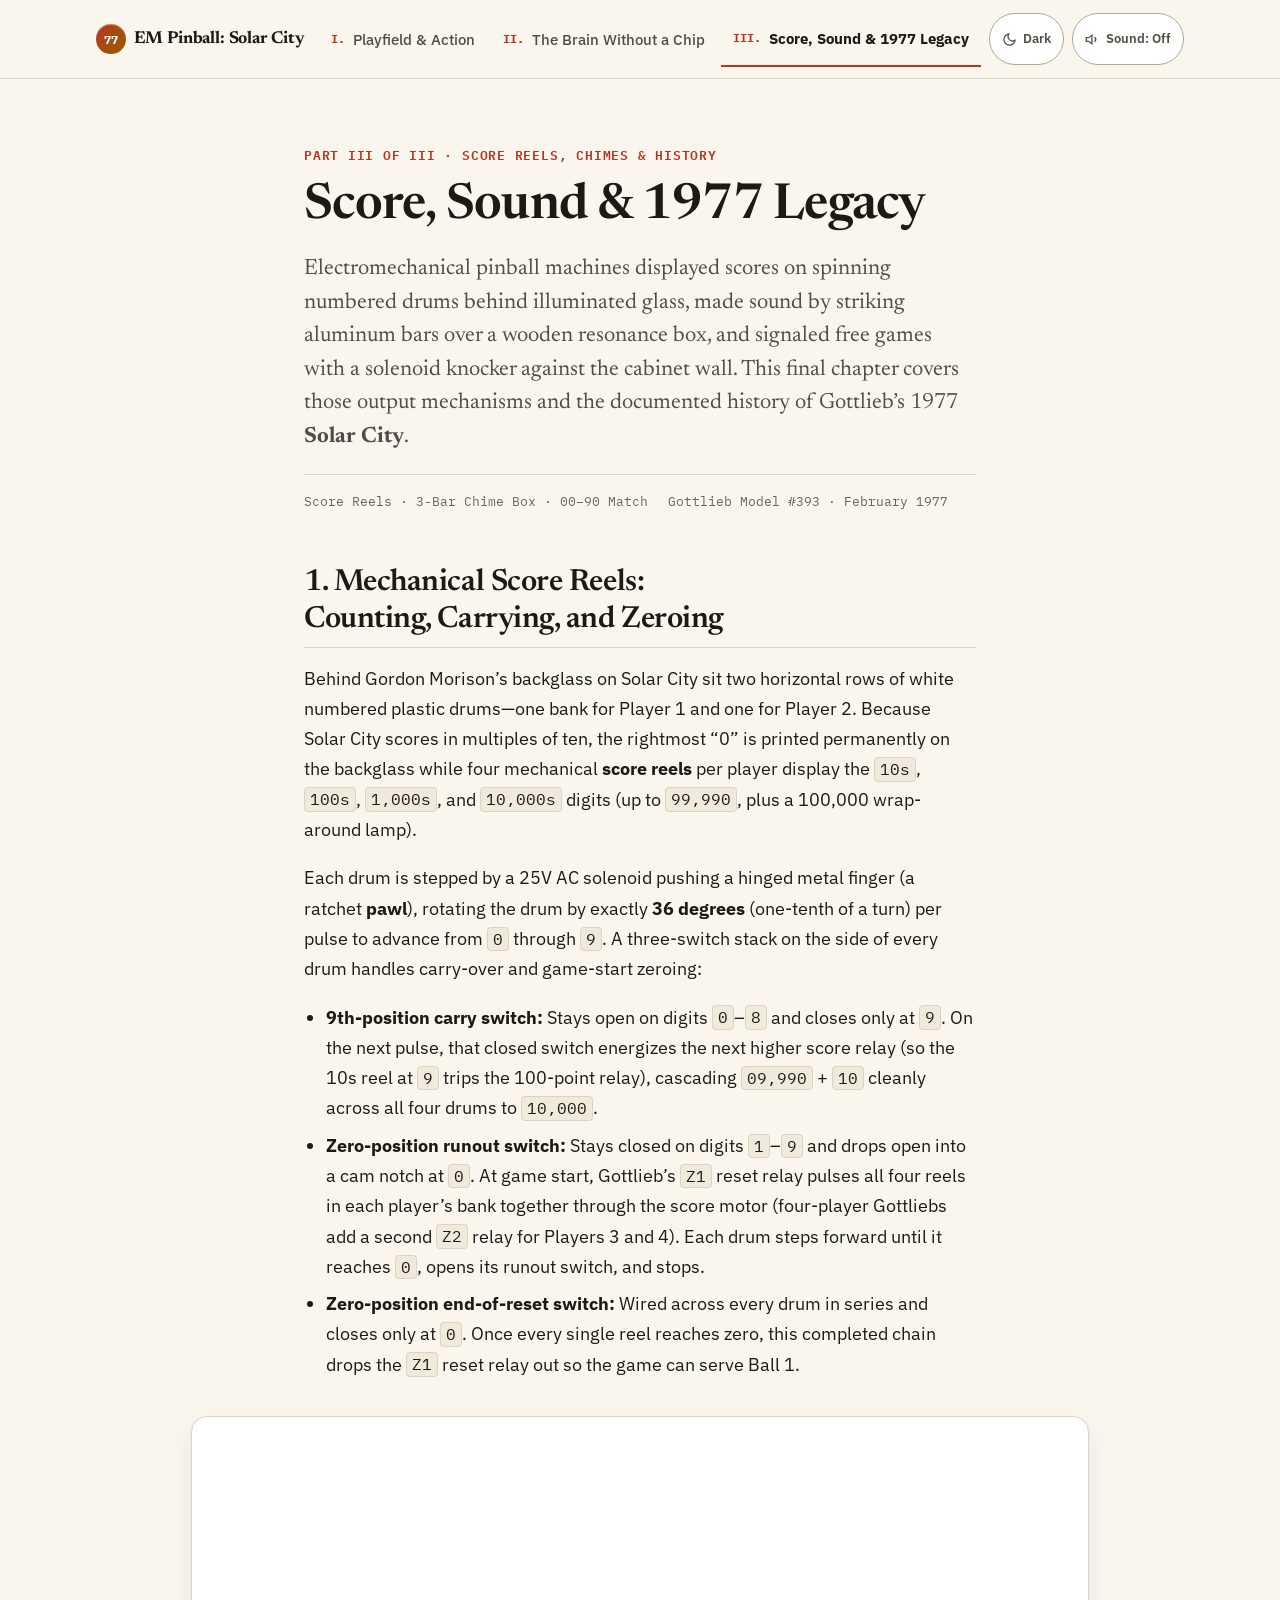
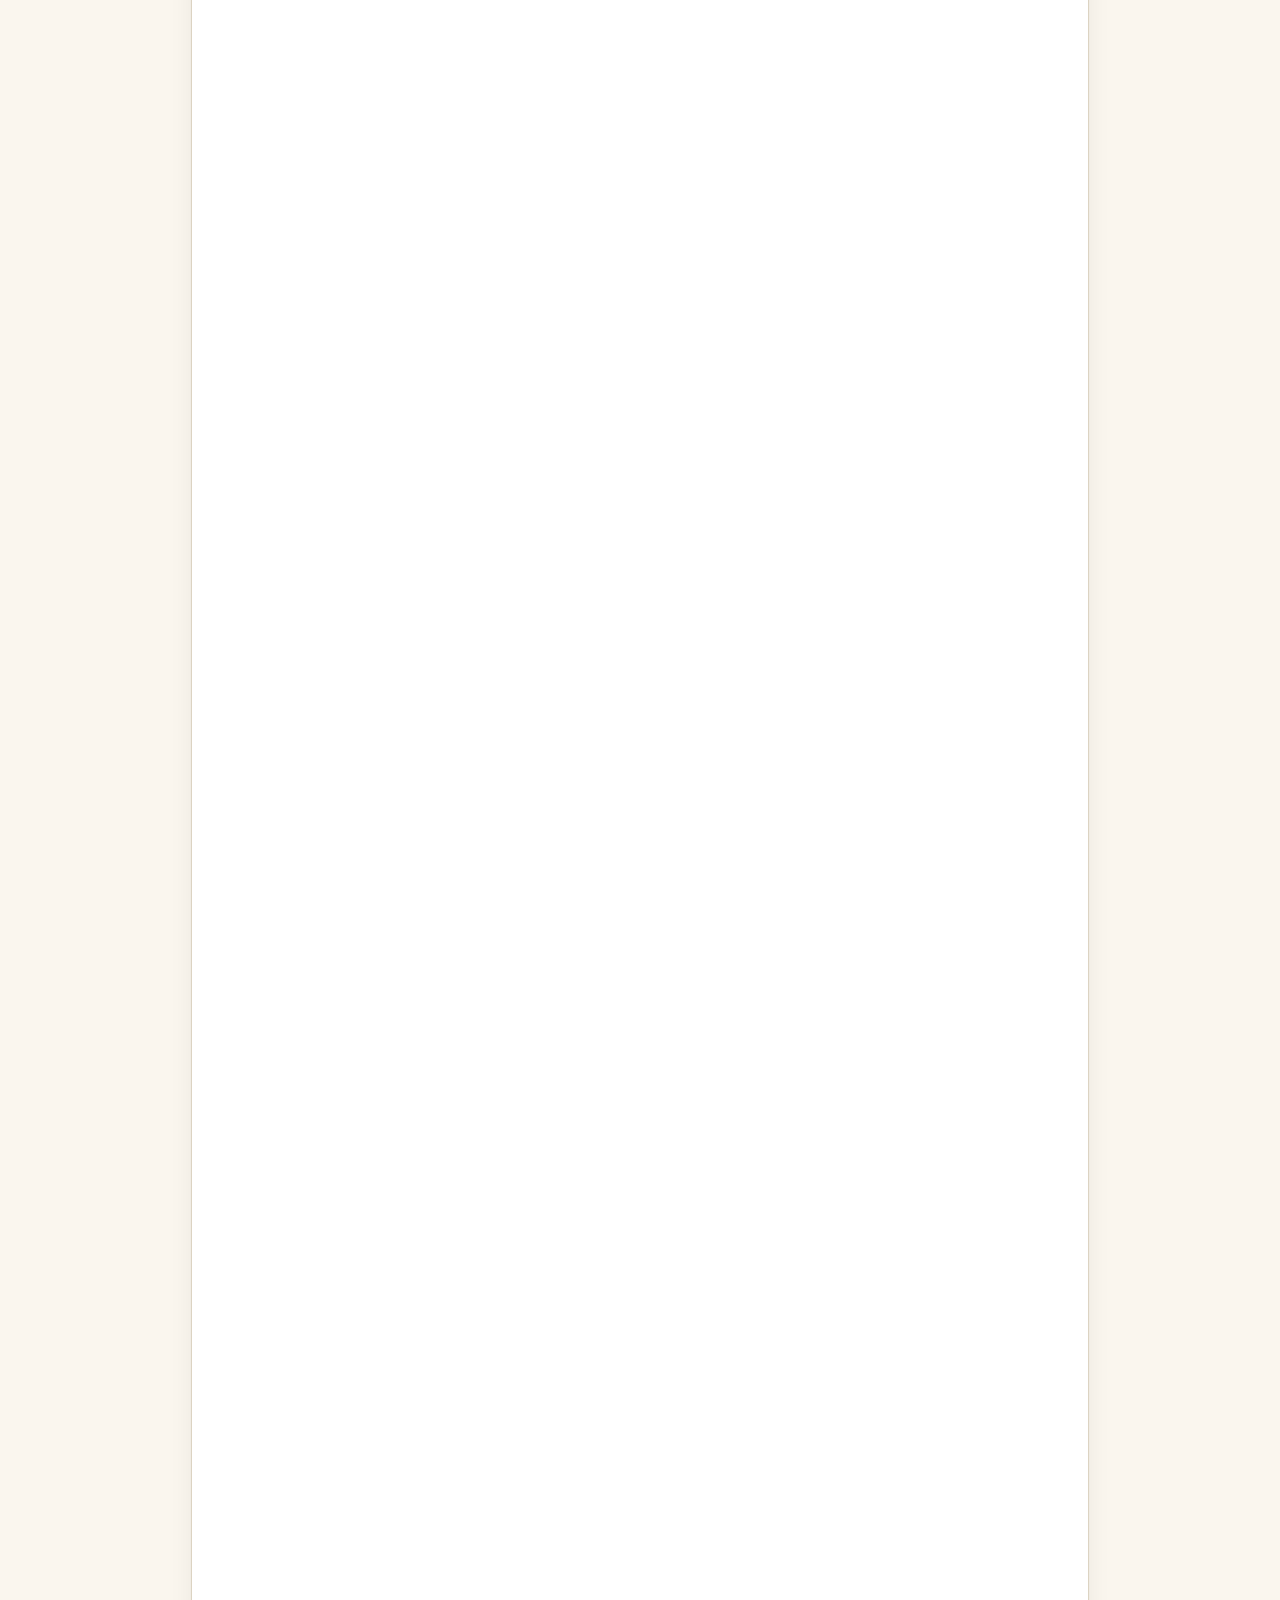
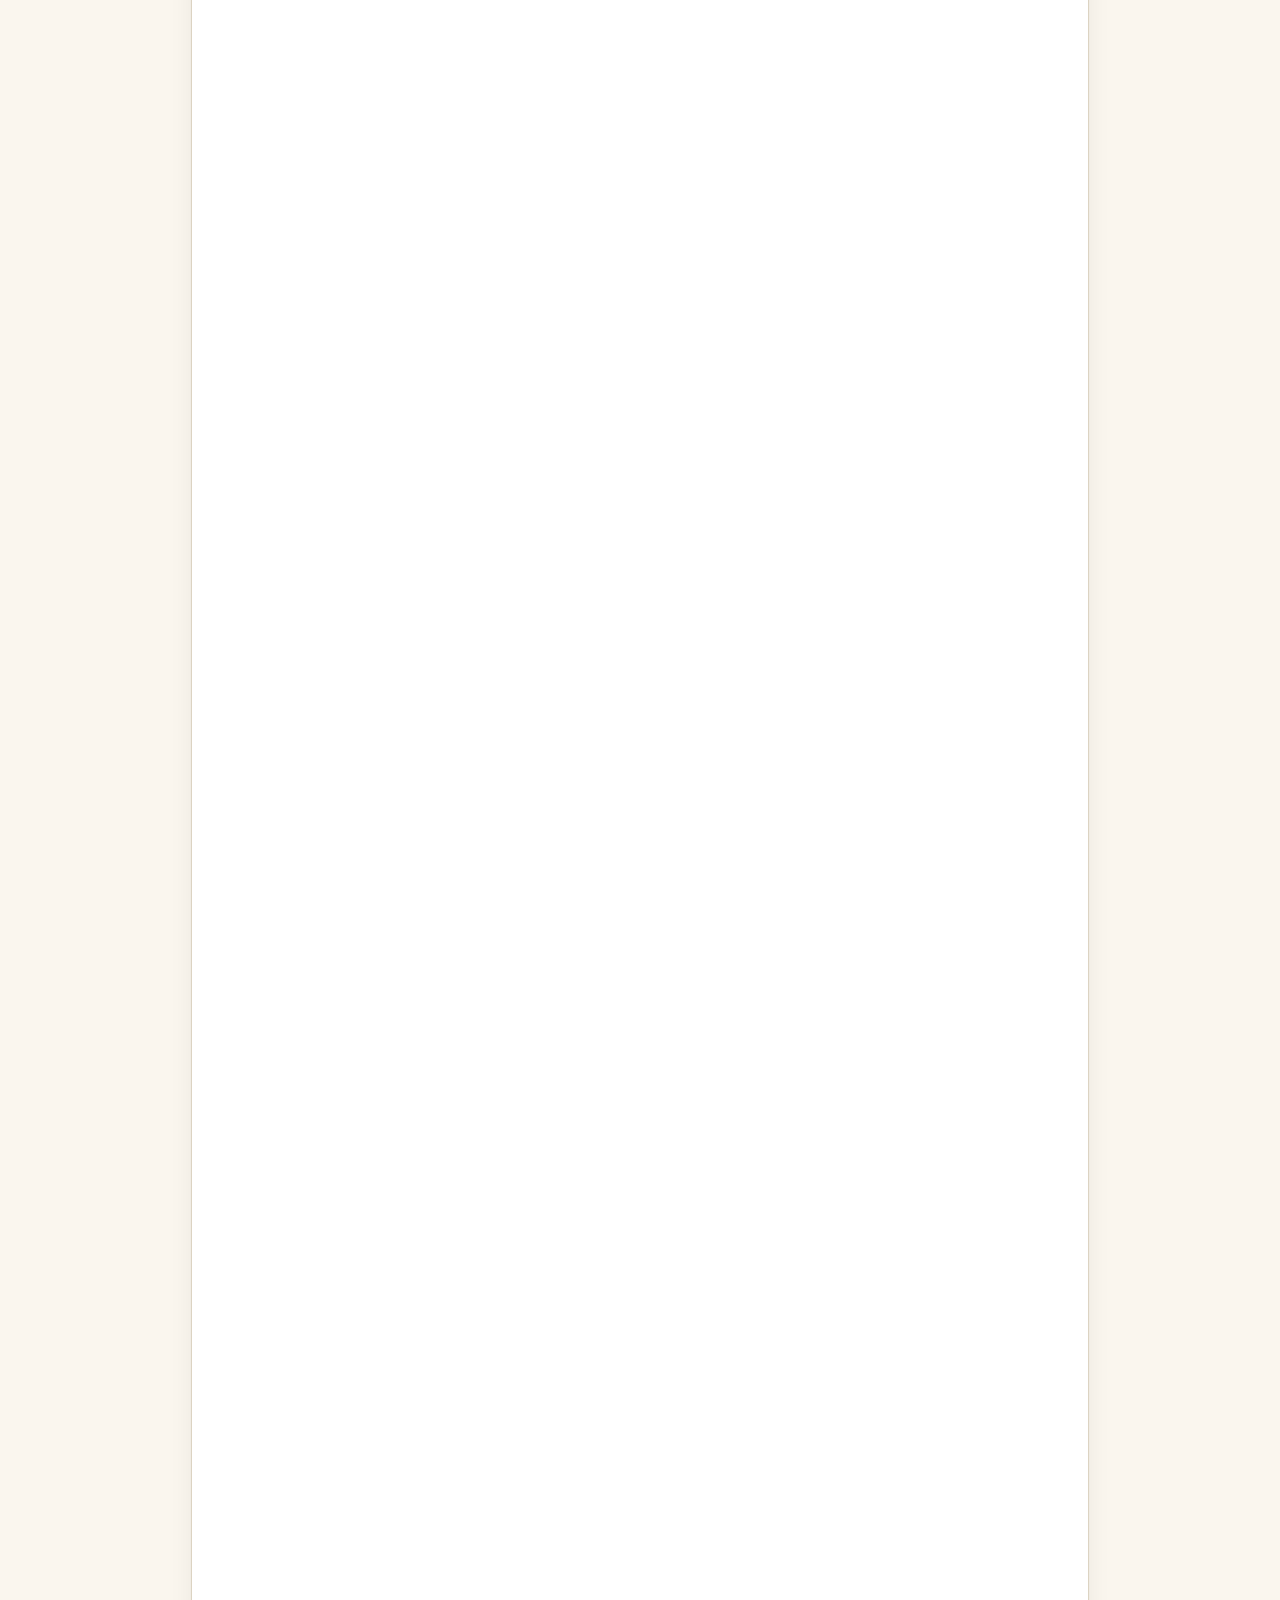
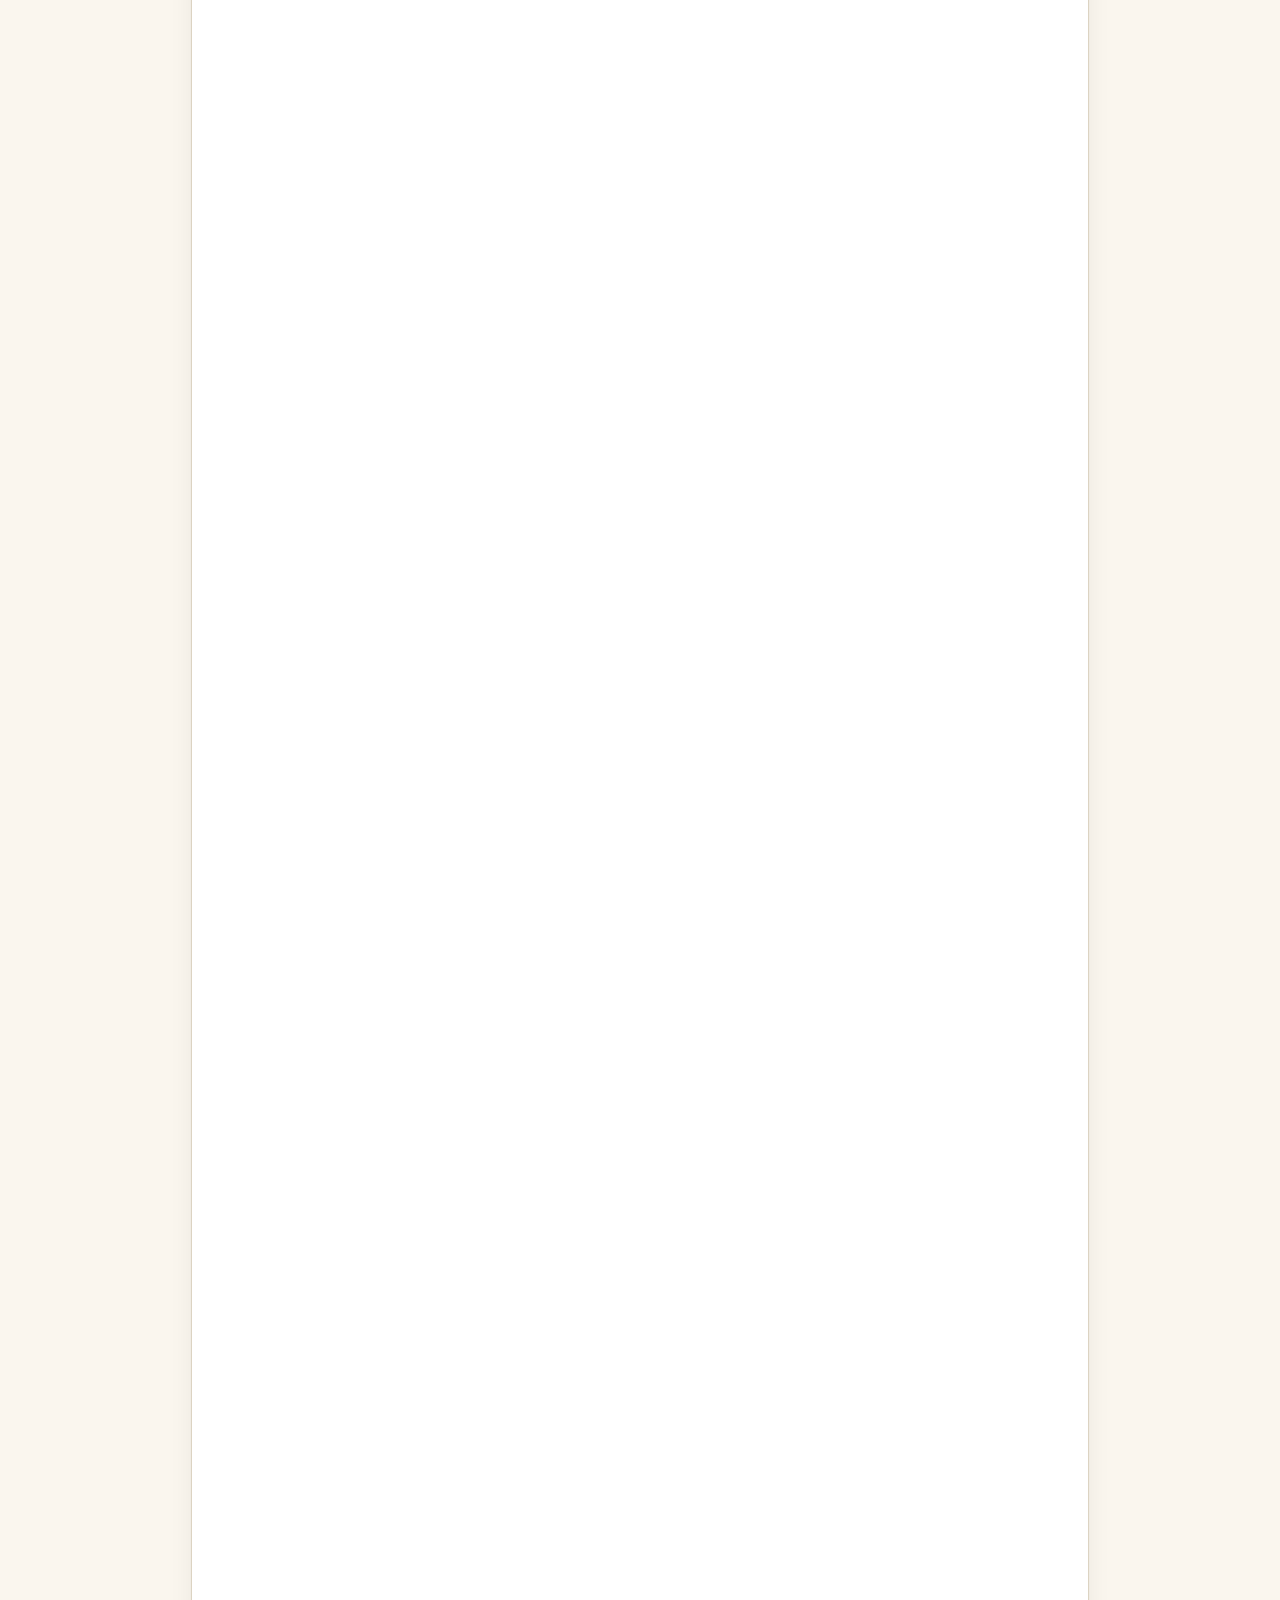
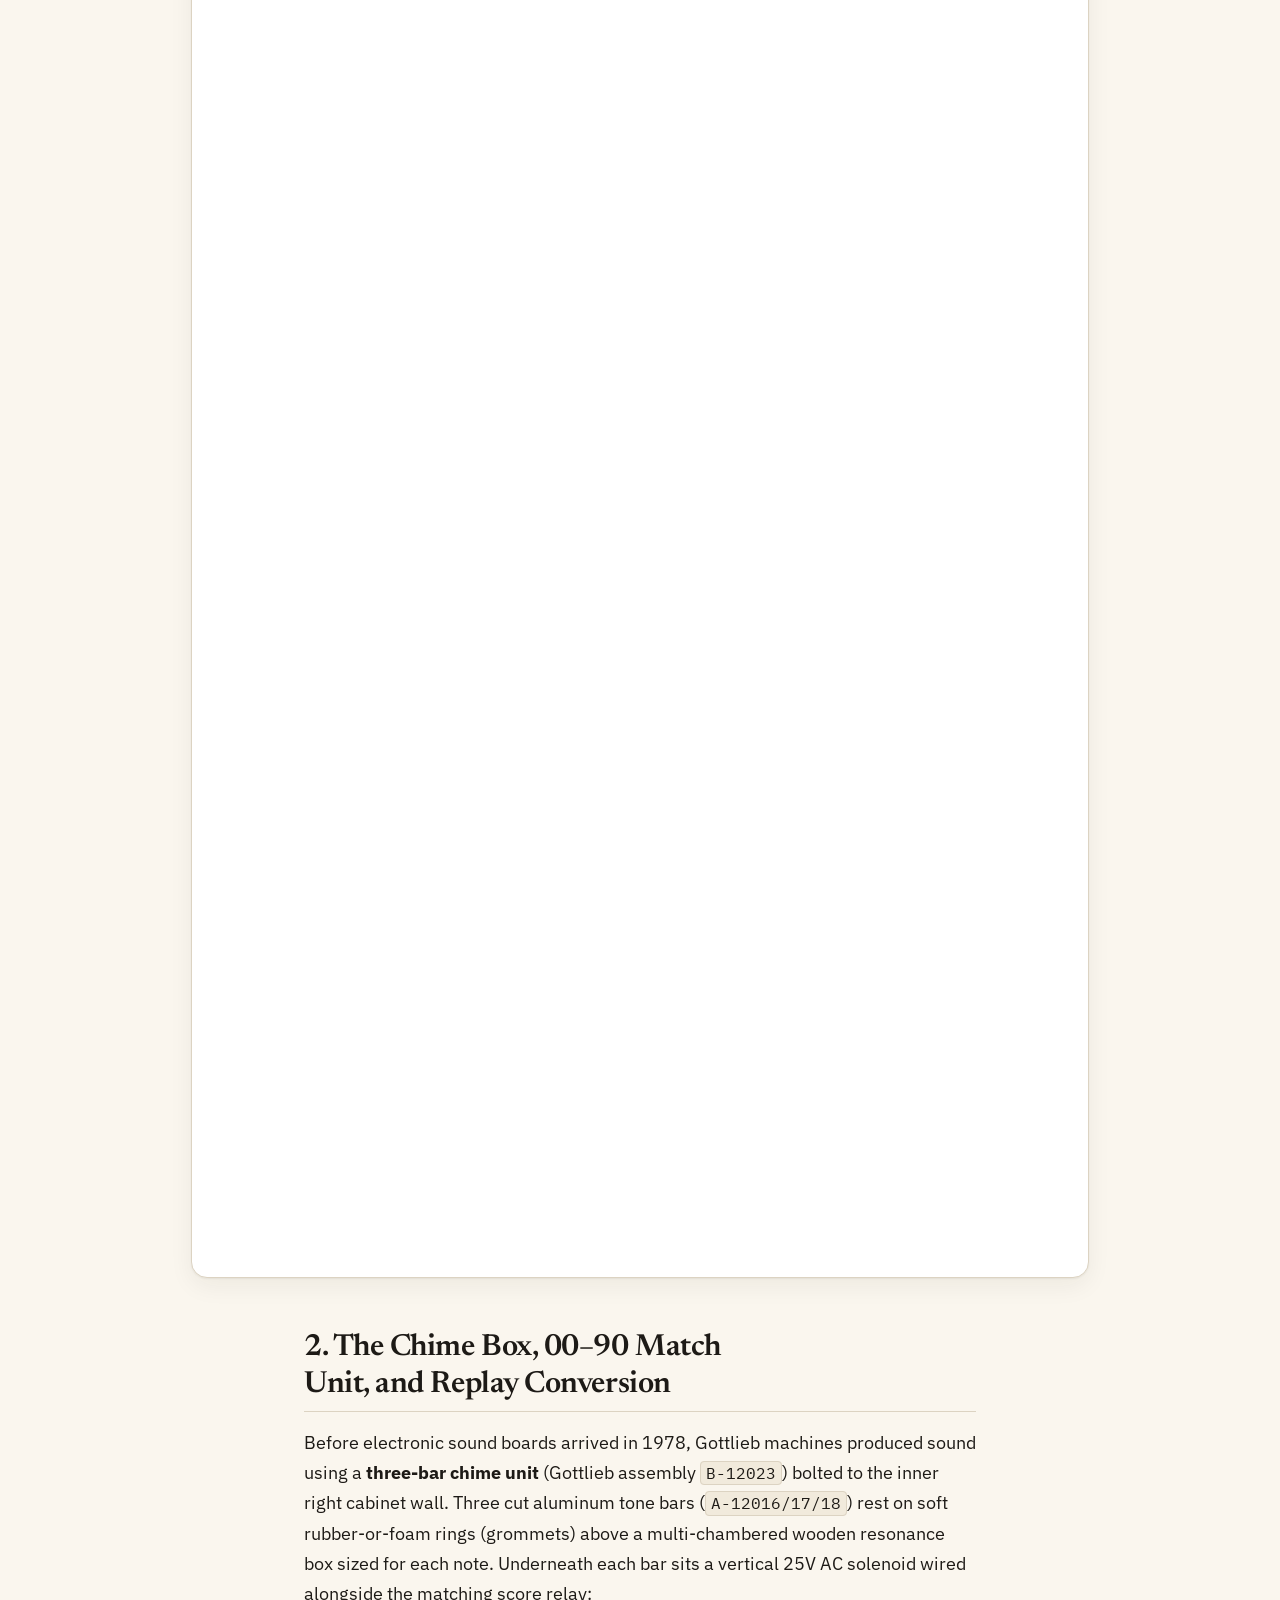
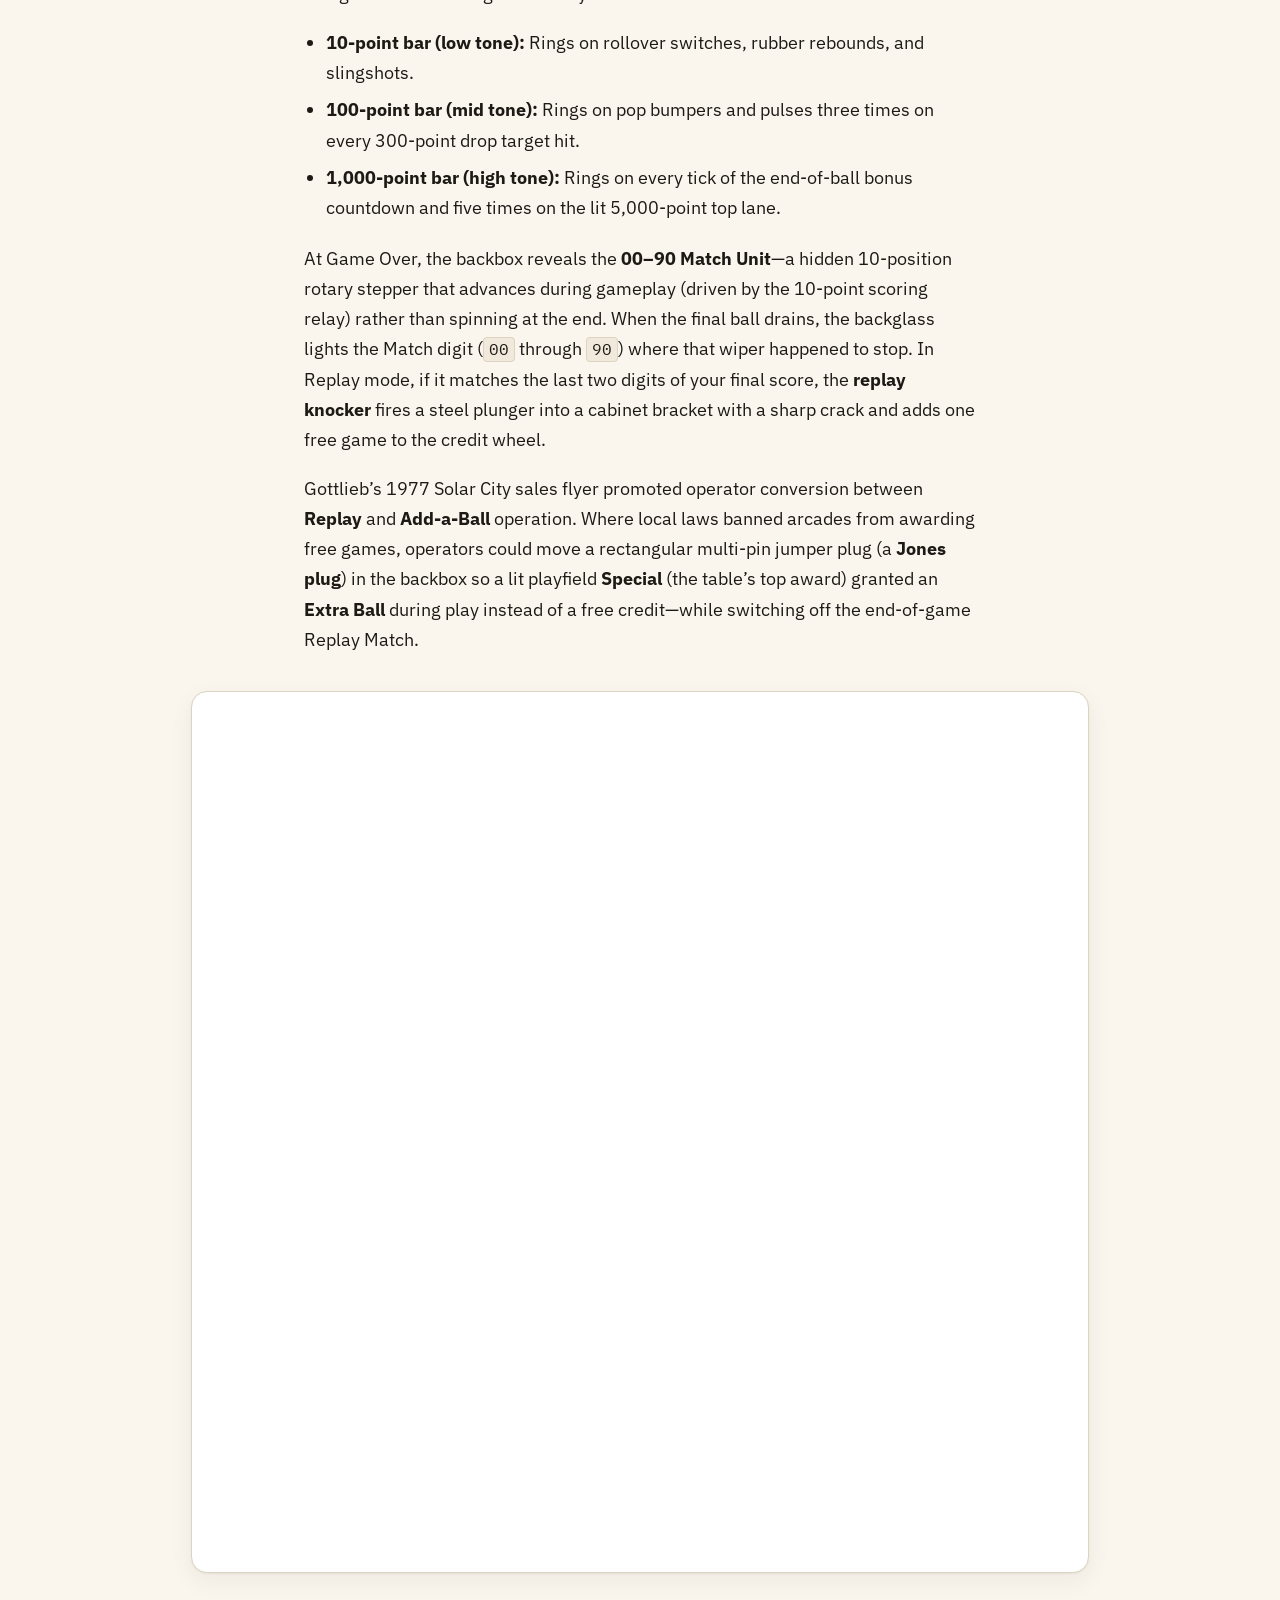
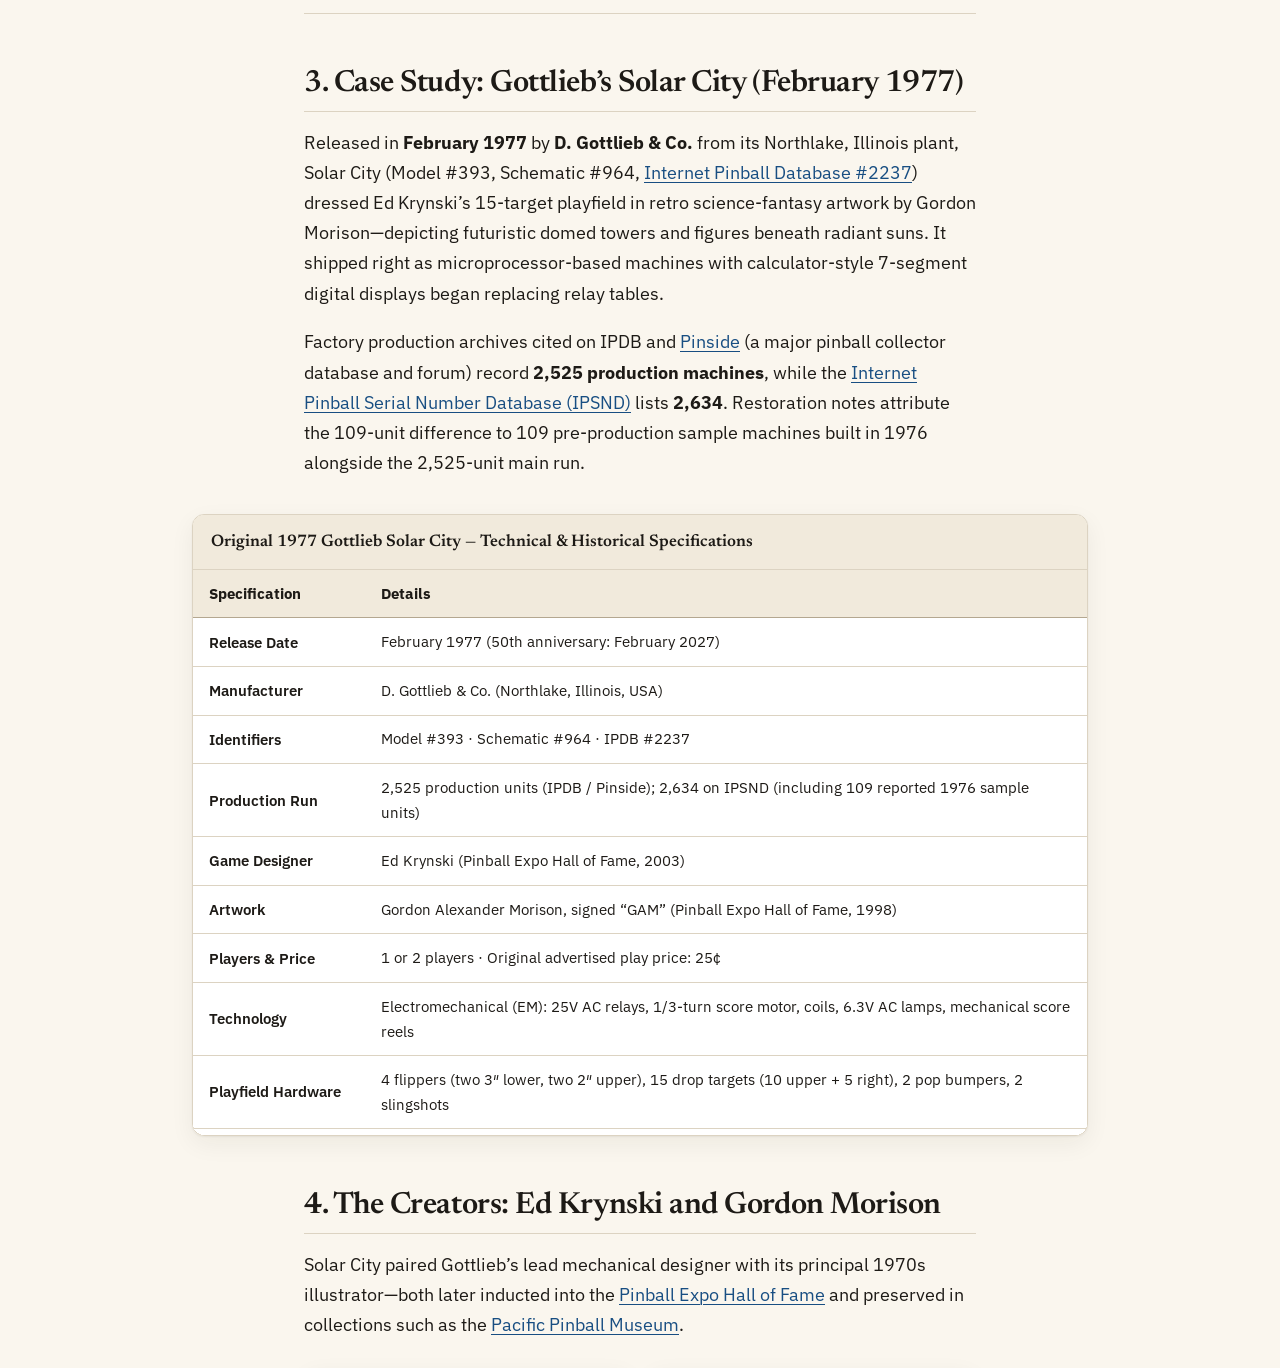
<file: 261124-how-old-pinball-machines-work/score-and-legacy.html>
<!DOCTYPE html>
<html lang="en">
<head>
  <meta charset="utf-8">
  <meta name="viewport" content="width=device-width, initial-scale=1.0">
  <meta name="color-scheme" content="light dark">
  <script>
    try {
      const s = localStorage.getItem('color-scheme');
      if (s === 'light' || s === 'dark') {
        document.querySelector('meta[name="color-scheme"]').content = s;
      }
    } catch {}
  </script>
  <title>Part III: Score, Sound &amp; 1977 Legacy | How Electromechanical Pinball Works</title>
  <meta name="description" content="Mechanical score reels, Gottlieb's 3-bar aluminum chime box, the 00–90 Match unit, Replay vs. Add-a-Ball settings, and the documented history of Gottlieb's 1977 Solar City.">
  <link rel="preconnect" href="https://fonts.googleapis.com">
  <link rel="preconnect" href="https://fonts.gstatic.com" crossorigin>
  <link href="https://fonts.googleapis.com/css2?family=IBM+Plex+Mono:wght@400;600;700&family=IBM+Plex+Sans:ital,wght@0,400;0,500;0,600;0,700;1,400&family=Newsreader:ital,opsz,wght@0,6..72,500;0,6..72,600;0,6..72,700;1,6..72,400&display=swap" rel="stylesheet">
  <link rel="stylesheet" href="css/style.css">
  <script type="module" src="js/core.js"></script>
  <script type="module" src="js/part3-score.js"></script>
</head>
<body>
  <div class="scroll-progress" aria-hidden="true"></div>
  <a href="#main-heading" class="skip-link visually-hidden">Skip to article content</a>

  <header class="site-header">
    <div class="header-inner">
      <a class="site-brand" href="index.html">
        <span class="brand-mark" aria-hidden="true">77</span>
        <span>EM Pinball: Solar City</span>
      </a>

      <div class="header-actions">
        <nav class="site-nav" aria-label="Primary">
          <button
            class="menu-button"
            type="button"
            popovertarget="site-menu"
            popovertargetaction="toggle"
            aria-controls="site-menu"
          >
            <svg width="16" height="16" viewBox="0 0 16 16" fill="none" stroke="currentColor" stroke-width="1.8" aria-hidden="true">
              <path d="M2 4h12M2 8h12M2 12h12"/>
            </svg>
            <span>Chapters</span>
          </button>

          <ul id="site-menu" class="site-menu" popover="auto">
            <li><a href="index.html"><span class="nav-part-num">I.</span> Playfield &amp; Action</a></li>
            <li><a href="logic.html"><span class="nav-part-num">II.</span> The Brain Without a Chip</a></li>
            <li><a href="score-and-legacy.html" aria-current="page"><span class="nav-part-num">III.</span> Score, Sound &amp; 1977 Legacy</a></li>
          </ul>
        </nav>

        <button class="theme-toggle" type="button" data-theme-toggle>
          <span class="theme-option theme-option-light">
            <svg width="15" height="15" viewBox="0 0 24 24" fill="none" stroke="currentColor" stroke-width="2" stroke-linecap="round" stroke-linejoin="round" aria-hidden="true">
              <circle cx="12" cy="12" r="4"/>
              <path d="M12 2v2M12 20v2M4.93 4.93l1.41 1.41M17.66 17.66l1.41 1.41M2 12h2M20 12h2M6.34 17.66l-1.41 1.41M19.07 4.93l-1.41 1.41"/>
            </svg>
            <span class="theme-label" aria-hidden="true">Light</span>
            <span class="sr-only">Switch to light mode</span>
          </span>
          <span class="theme-option theme-option-dark">
            <svg width="15" height="15" viewBox="0 0 24 24" fill="none" stroke="currentColor" stroke-width="2" stroke-linecap="round" stroke-linejoin="round" aria-hidden="true">
              <path d="M21 12.79A9 9 0 1 1 11.21 3 7 7 0 0 0 21 12.79z"/>
            </svg>
            <span class="theme-label" aria-hidden="true">Dark</span>
            <span class="sr-only">Switch to dark mode</span>
          </span>
        </button>

        <button class="audio-toggle" type="button" data-audio-toggle aria-pressed="false">
          <svg width="15" height="15" viewBox="0 0 24 24" fill="none" stroke="currentColor" stroke-width="2" aria-hidden="true">
            <path d="M11 5L6 9H2v6h4l5 4V5z"/>
            <path d="M15.54 8.46a5 5 0 0 1 0 7.07"/>
          </svg>
          <span data-audio-label>Sound: Off</span>
        </button>
      </div>
    </div>
  </header>

  <main class="article-shell">
    <article>
      <header class="article-hero">
        <p class="chapter-kicker">Part III of III &middot; Score Reels, Chimes &amp; History</p>
        <h1 id="main-heading" tabindex="-1">Score, Sound &amp; 1977 Legacy</h1>
        <p class="hero-lead">
          Electromechanical pinball machines displayed scores on spinning numbered drums behind illuminated glass, made sound by striking aluminum bars over a wooden resonance box, and signaled free games with a solenoid knocker against the cabinet wall. This final chapter covers those output mechanisms and the documented history of Gottlieb&rsquo;s 1977 <strong>Solar City</strong>.
        </p>
        <div class="article-meta">
          <span>Score Reels &middot; 3-Bar Chime Box &middot; 00&ndash;90 Match</span>
          <span>Gottlieb Model #393 &middot; February 1977</span>
        </div>
      </header>

      <div class="prose">
        <h2>1. Mechanical Score Reels: Counting, Carrying, and Zeroing</h2>
        <p>
          Behind Gordon Morison&rsquo;s backglass on Solar City sit two horizontal rows of white numbered plastic drums&mdash;one bank for Player 1 and one for Player 2. Because Solar City scores in multiples of ten, the rightmost &ldquo;0&rdquo; is printed permanently on the backglass while four mechanical <strong>score reels</strong> per player display the <code>10s</code>, <code>100s</code>, <code>1,000s</code>, and <code>10,000s</code> digits (up to <code>99,990</code>, plus a 100,000 wrap-around lamp).
        </p>
        <p>
          Each drum is stepped by a 25V AC solenoid pushing a hinged metal finger (a ratchet <strong>pawl</strong>), rotating the drum by exactly <strong>36 degrees</strong> (one-tenth of a turn) per pulse to advance from <code>0</code> through <code>9</code>. A three-switch stack on the side of every drum handles carry-over and game-start zeroing:
        </p>
        <ul>
          <li><strong>9th-position carry switch:</strong> Stays open on digits <code>0</code>&ndash;<code>8</code> and closes only at <code>9</code>. On the next pulse, that closed switch energizes the next higher score relay (so the 10s reel at <code>9</code> trips the 100-point relay), cascading <code>09,990</code> + <code>10</code> cleanly across all four drums to <code>10,000</code>.</li>
          <li><strong>Zero-position runout switch:</strong> Stays closed on digits <code>1</code>&ndash;<code>9</code> and drops open into a cam notch at <code>0</code>. At game start, Gottlieb&rsquo;s <code>Z1</code> reset relay pulses all four reels in each player&rsquo;s bank together through the score motor (four-player Gottliebs add a second <code>Z2</code> relay for Players 3 and 4). Each drum steps forward until it reaches <code>0</code>, opens its runout switch, and stops.</li>
          <li><strong>Zero-position end-of-reset switch:</strong> Wired across every drum in series and closes only at <code>0</code>. Once every single reel reaches zero, this completed chain drops the <code>Z1</code> reset relay out so the game can serve Ball 1.</li>
        </ul>
      </div>

      <!-- DIAGRAM 11: Mechanical Score Reels & X-Ray Carry Mechanism -->
      <figure class="diagram-figure stage-breakout" id="fig-reels">
        <div class="diagram-header">
          <span class="diagram-title">Figure 11. 2-Player Score Reels, Cascade Carry &amp; Zero-Reset Mechanism</span>
          <span class="diagram-badge">Try &ldquo;Set 09,990&rdquo; then +10</span>
        </div>
        <div class="diagram-canvas-wrap theme-cabinet">
          <canvas id="d11-canvas" class="diagram-canvas" width="860" height="430" role="img" aria-label="Interactive Gottlieb 2-player mechanical score reel assembly showing four rotating score drums plus a painted zero per player above, and an X-ray side cutaway of the 100s drum ratchet pawl, 9-position carry-over switch, and 0-position reset notch switch below."></canvas>
        </div>
        <div class="diagram-controls">
          <div class="btn-segmented" role="group" aria-label="Active player bank">
            <button type="button" class="btn" id="d11-p1" aria-pressed="true">Player 1 Up</button>
            <button type="button" class="btn" id="d11-p2" aria-pressed="false">Player 2 Up</button>
          </div>
          <div class="control-group">
            <button type="button" class="btn" id="d11-add-10">+10</button>
            <button type="button" class="btn" id="d11-add-100">+100</button>
            <button type="button" class="btn btn-primary" id="d11-add-300">+300 (Drop Target)</button>
            <button type="button" class="btn" id="d11-add-1000">+1,000</button>
            <button type="button" class="btn" id="d11-add-5000">+5,000</button>
          </div>
          <div class="control-group">
            <button type="button" class="btn btn-cobalt" id="d11-set-9990">Set 09,990 (Test Carry)</button>
            <button type="button" class="btn" id="d11-reset-zero">Z1 Zero Reset</button>
          </div>
        </div>
        <div class="diagram-telemetry" aria-live="polite">
          <span class="telemetry-item"><span class="telemetry-dot is-lamp" aria-hidden="true"></span>Player 1: <strong id="d11-p1-score">00,000</strong></span>
          <span class="telemetry-item"><span class="telemetry-dot is-ok" aria-hidden="true"></span>Player 2: <strong id="d11-p2-score">00,000</strong></span>
          <span class="telemetry-item"><span class="telemetry-dot" id="d11-dot-carry" aria-hidden="true"></span>100s Drum Switches: <strong id="d11-sw-status">Zero Notch OPEN &middot; 9-Carry OPEN</strong></span>
        </div>
        <figcaption class="diagram-caption">
          Switch between Player 1 and Player 2 to see how the backbox Player Unit routes pulses to each drum bank. Click <strong>Set 09,990</strong> then <strong>+10</strong> to trace the 9th-position carry across all four drums, then click <strong>Z1 Zero Reset</strong> to watch each drum halt at its zero notch.
        </figcaption>
      </figure>

      <div class="prose">
        <h2>2. The Chime Box, 00&ndash;90 Match Unit, and Replay Conversion</h2>
        <p>
          Before electronic sound boards arrived in 1978, Gottlieb machines produced sound using a <strong>three-bar chime unit</strong> (Gottlieb assembly <code>B-12023</code>) bolted to the inner right cabinet wall. Three cut aluminum tone bars (<code>A-12016/17/18</code>) rest on soft rubber-or-foam rings (grommets) above a multi-chambered wooden resonance box sized for each note. Underneath each bar sits a vertical 25V AC solenoid wired alongside the matching score relay:
        </p>
        <ul>
          <li><strong>10-point bar (low tone):</strong> Rings on rollover switches, rubber rebounds, and slingshots.</li>
          <li><strong>100-point bar (mid tone):</strong> Rings on pop bumpers and pulses three times on every 300-point drop target hit.</li>
          <li><strong>1,000-point bar (high tone):</strong> Rings on every tick of the end-of-ball bonus countdown and five times on the lit 5,000-point top lane.</li>
        </ul>
        <p>
          At Game Over, the backbox reveals the <strong>00&ndash;90 Match Unit</strong>&mdash;a hidden 10-position rotary stepper that advances during gameplay (driven by the 10-point scoring relay) rather than spinning at the end. When the final ball drains, the backglass lights the Match digit (<code>00</code> through <code>90</code>) where that wiper happened to stop. In Replay mode, if it matches the last two digits of your final score, the <strong>replay knocker</strong> fires a steel plunger into a cabinet bracket with a sharp crack and adds one free game to the credit wheel.
        </p>
        <p>
          Gottlieb&rsquo;s 1977 Solar City sales flyer promoted operator conversion between <strong>Replay</strong> and <strong>Add-a-Ball</strong> operation. Where local laws banned arcades from awarding free games, operators could move a rectangular multi-pin jumper plug (a <strong>Jones plug</strong>) in the backbox so a lit playfield <strong>Special</strong> (the table&rsquo;s top award) granted an <strong>Extra Ball</strong> during play instead of a free credit&mdash;while switching off the end-of-game Replay Match.
        </p>
      </div>

      <!-- DIAGRAM 12: Acoustic Chime Box + 00-90 Match Unit & Replay/Add-a-Ball -->
      <figure class="diagram-figure stage-breakout" id="fig-chime-match">
        <div class="diagram-header">
          <span class="diagram-title">Figure 12. 3-Bar Aluminum Chime Box, 00&ndash;90 Match Unit &amp; Operator Plug</span>
          <span class="diagram-badge">Enable Sound in header to hear chimes</span>
        </div>
        <div class="diagram-canvas-wrap theme-cabinet">
          <canvas id="d12-canvas" class="diagram-canvas" width="860" height="415" role="img" aria-label="Interactive Gottlieb 3-bar aluminum chime box over a hollow wood resonator with replay knocker on the left, paired with the 00 to 90 Match rotary stepper and Replay versus Add-a-Ball operator plug on the right."></canvas>
        </div>
        <div class="diagram-controls">
          <div class="control-group">
            <button type="button" class="btn" id="d12-chime-10">Strike 10-pt (Low)</button>
            <button type="button" class="btn" id="d12-chime-100">Strike 100-pt (Mid)</button>
            <button type="button" class="btn" id="d12-chime-1000">Strike 1,000-pt (High)</button>
            <button type="button" class="btn" id="d12-chord">Play 300-pt Triple Chime</button>
          </div>
          <div class="control-group">
            <button type="button" class="btn btn-primary" id="d12-match-spin">Advance &amp; Check 00&ndash;90 Match</button>
            <button type="button" class="btn btn-cobalt" id="d12-match-win">Demo Match Win (Fire Knocker)</button>
            <button type="button" class="btn" id="d12-plug" aria-pressed="false">Mode: Replay (Free Game)</button>
          </div>
        </div>
        <div class="diagram-telemetry" aria-live="polite">
          <span class="telemetry-item"><span class="telemetry-dot is-lamp" aria-hidden="true"></span>Player Score End: <strong id="d12-player-end">70</strong></span>
          <span class="telemetry-item"><span class="telemetry-dot is-ok" aria-hidden="true"></span>Match Wheel: <strong id="d12-match-num">40</strong></span>
          <span class="telemetry-item"><span class="telemetry-dot" id="d12-dot-award" aria-hidden="true"></span>Result: <strong id="d12-result">Click bars to ring chimes, or test the 00&ndash;90 Match unit.</strong></span>
        </div>
        <figcaption class="diagram-caption">
          Turn <strong>Sound: On</strong> in the top bar and strike any bar (or click directly on the canvas) to hear synthesized aluminum chime overtones and the cabinet knocker. The Match control advances the stepper to simulate in-game 10-point stepping before revealing the resting digit; flip the operator plug to compare Replay and Add-a-Ball award setups (note that on a real machine, Game Over Match is disabled in Add-a-Ball mode and Extra Balls are awarded mid-game).
        </figcaption>
      </figure>

      <div class="prose">
        <hr>
        <h2>3. Case Study: Gottlieb&rsquo;s Solar City (February 1977)</h2>
        <p>
          Released in <strong>February 1977</strong> by <strong>D. Gottlieb &amp; Co.</strong> from its Northlake, Illinois plant, Solar City (Model #393, Schematic #964, <a href="https://www.ipdb.org/machine.cgi?id=2237">Internet Pinball Database #2237</a>) dressed Ed Krynski&rsquo;s 15-target playfield in retro science-fantasy artwork by Gordon Morison&mdash;depicting futuristic domed towers and figures beneath radiant suns. It shipped right as microprocessor-based machines with calculator-style 7-segment digital displays began replacing relay tables.
        </p>
        <p>
          Factory production archives cited on IPDB and <a href="https://pinside.com/pinball/machine/solar-city">Pinside</a> (a major pinball collector database and forum) record <strong>2,525 production machines</strong>, while the <a href="https://www.ipsnd.net/">Internet Pinball Serial Number Database (IPSND)</a> lists <strong>2,634</strong>. Restoration notes attribute the 109-unit difference to 109 pre-production sample machines built in 1976 alongside the 2,525-unit main run.
        </p>
      </div>

      <!-- RESPONSIVE SPECIFICATIONS TABLE -->
      <div class="stage-breakout">
        <div tabindex="0" role="region" aria-labelledby="spec-table-caption" class="table-wrapper">
          <table class="data-table">
            <caption id="spec-table-caption">Original 1977 Gottlieb Solar City &mdash; Technical &amp; Historical Specifications</caption>
            <thead>
              <tr>
                <th scope="col">Specification</th>
                <th scope="col">Details</th>
              </tr>
            </thead>
            <tbody>
              <tr>
                <th scope="row">Release Date</th>
                <td data-label="Details">February 1977 (50th anniversary: February 2027)</td>
              </tr>
              <tr>
                <th scope="row">Manufacturer</th>
                <td data-label="Details">D. Gottlieb &amp; Co. (Northlake, Illinois, USA)</td>
              </tr>
              <tr>
                <th scope="row">Identifiers</th>
                <td data-label="Details">Model #393 &middot; Schematic #964 &middot; IPDB #2237</td>
              </tr>
              <tr>
                <th scope="row">Production Run</th>
                <td data-label="Details">2,525 production units (IPDB / Pinside); 2,634 on IPSND (including 109 reported 1976 sample units)</td>
              </tr>
              <tr>
                <th scope="row">Game Designer</th>
                <td data-label="Details">Ed Krynski (Pinball Expo Hall of Fame, 2003)</td>
              </tr>
              <tr>
                <th scope="row">Artwork</th>
                <td data-label="Details">Gordon Alexander Morison, signed &ldquo;GAM&rdquo; (Pinball Expo Hall of Fame, 1998)</td>
              </tr>
              <tr>
                <th scope="row">Players &amp; Price</th>
                <td data-label="Details">1 or 2 players &middot; Original advertised play price: 25&cent;</td>
              </tr>
              <tr>
                <th scope="row">Technology</th>
                <td data-label="Details">Electromechanical (EM): 25V AC relays, 1/3-turn score motor, coils, 6.3V AC lamps, mechanical score reels</td>
              </tr>
              <tr>
                <th scope="row">Playfield Hardware</th>
                <td data-label="Details">4 flippers (two 3&Prime; lower, two 2&Prime; upper), 15 drop targets (10 upper + 5 right), 2 pop bumpers, 2 slingshots</td>
              </tr>
              <tr>
                <th scope="row">Theme &amp; Conversion</th>
                <td data-label="Details">Science fantasy &middot; Operator-adjustable Replay / Add-a-Ball configuration</td>
              </tr>
            </tbody>
          </table>
        </div>
      </div>

      <div class="prose">
        <h2>4. The Creators: Ed Krynski and Gordon Morison</h2>
        <p>
          Solar City paired Gottlieb&rsquo;s lead mechanical designer with its principal 1970s illustrator&mdash;both later inducted into the <a href="https://pinballexpo.com/">Pinball Expo Hall of Fame</a> and preserved in collections such as the <a href="https://www.pacificpinball.org/">Pacific Pinball Museum</a>.
        </p>

        <div class="creator-grid">
          <section class="creator-card">
            <p class="creator-role">Game Designer &middot; 1927&ndash;2004</p>
            <h3 class="creator-name">Ed Krynski</h3>
            <p>
              Born September 12, 1927 in Illinois, Krynski served in the U.S. Navy during World War II and designed amusement games for J.H. Keeney &amp; Co. before joining Gottlieb around 1963. Succeeding Wayne Neyens as lead designer, he created <strong>more than 200 pinball machines</strong>, including <em>Royal Flush</em> (1976), <em>Sinbad</em> (1978), <em>Genie</em> (1979), <em>The Amazing Spider-Man</em> (1980), and his final table, <em>El Dorado: City of Gold</em> (1984).
            </p>
            <p>
              Krynski emphasized aimed shots and drop-target sequences over random ball bounces. He retired from Gottlieb in 1984 and was inducted into the Pinball Expo Hall of Fame on October 18, 2003.
            </p>
          </section>

          <section class="creator-card">
            <p class="creator-role">Principal Artist &middot; 1930&ndash;2000</p>
            <h3 class="creator-name">Gordon Alexander Morison</h3>
            <p>
              Born April 27, 1930 in Indiana, Morison served in the Korean War and trained at Chicago&rsquo;s Advertising Posters Company. Following longtime Gottlieb artist Roy Parker (1899&ndash;1966) and his immediate successor Art Stenholm, Morison served as Gottlieb&rsquo;s principal artist from 1971 (<em>Galaxie</em>) through 1980 (<em>Asteroid Annie and the Aliens</em>), illustrating roughly <strong>137 machines</strong>&mdash;including <em>Cleopatra</em> (1977), <em>Genie</em> (1979), and <em>Totem</em> (1979)&mdash;signed with his initials &ldquo;GAM.&rdquo;
            </p>
            <p>
              After leaving pinball, he illustrated comics including <em>Slimer! and the Real Ghostbusters</em> for NOW Comics. He was inducted into the Pinball Expo Hall of Fame on October 24, 1998.
            </p>
          </section>
        </div>

        <div tabindex="0" role="region" aria-labelledby="krynski-table-caption" class="table-wrapper">
          <table class="data-table">
            <caption id="krynski-table-caption">Ed Krynski&rsquo;s Signature Playfield Mechanisms</caption>
            <thead>
              <tr>
                <th scope="col">Year</th>
                <th scope="col">Machine</th>
                <th scope="col">Playfield Mechanism</th>
              </tr>
            </thead>
            <tbody>
              <tr>
                <th scope="row">1965</th>
                <td data-label="Machine"><em>Bank-A-Ball</em></td>
                <td data-label="Playfield Mechanism">Return inlanes (side channels guiding the ball smoothly to the flippers for aimed shots)</td>
              </tr>
              <tr>
                <th scope="row">1966</th>
                <td data-label="Machine"><em>Dancing Lady</em></td>
                <td data-label="Playfield Mechanism">Carousel Roto-Target (building on Wayne Neyens&rsquo;s 1957 <em>Majestic</em> disk Roto-Target)</td>
              </tr>
              <tr>
                <th scope="row">1969</th>
                <td data-label="Machine"><em>Airport</em></td>
                <td data-label="Playfield Mechanism">Vari-Target (spring-loaded sliding target that scores higher on harder hits)</td>
              </tr>
              <tr>
                <th scope="row">1971</th>
                <td data-label="Machine"><em>2001</em> / <em>Galaxie</em></td>
                <td data-label="Playfield Mechanism">Large multi-target banks of mechanical drop targets</td>
              </tr>
            </tbody>
          </table>
        </div>

        <h2>5. The Seven-Machine El Dorado Family Tree</h2>
        <p>
          Solar City&rsquo;s 15-target, 4-flipper playfield debuted in the single-player Western table <strong>El Dorado</strong> (1975). Gottlieb reused that playfield across <strong>seven titles over nine years</strong>&mdash;covering single-player, two-player, four-player, Add-a-Ball, export, and promotional editions&mdash;before reviving it in 1984 as the microprocessor-based (Gottlieb System 80A) table <em>El Dorado: City of Gold</em>.
        </p>
      </div>

      <!-- INTERACTIVE 7-MACHINE FAMILY TREE EXPLORER -->
      <figure class="diagram-figure stage-breakout" id="fig-family">
        <div class="diagram-header">
          <span class="diagram-title">Figure 13. The El Dorado &rarr; Solar City Playfield Family (1975&ndash;1984)</span>
          <span class="diagram-badge">Select any of the 7 sibling machines</span>
        </div>
        <div class="family-grid" id="family-grid" role="group" aria-label="Seven machines sharing the El Dorado playfield layout"></div>
        <div class="family-detail" id="family-detail" aria-live="polite">
          <div class="family-detail-head">
            <h3 class="family-detail-title" id="fam-title">Solar City (1977)</h3>
            <span class="diagram-badge" id="fam-era">Electromechanical &middot; 2 Players</span>
          </div>
          <p id="fam-desc"></p>
          <div class="family-pills" id="fam-pills"></div>
        </div>
        <figcaption class="diagram-caption">
          Select any machine in the seven-title family to compare how Gottlieb adapted Ed Krynski&rsquo;s 15-target layout for single-player, multiplayer, Add-a-Ball, export, promotional, and solid-state markets.
        </figcaption>
      </figure>

      <div class="prose">
        <h2>6. Gottlieb&rsquo;s 1977 Turning Point</h2>
        <p>
          By the time Solar City shipped in February 1977, D. Gottlieb &amp; Co. was closing fifty years of family ownership. Columbia Pictures had agreed to acquire the company in December 1976 (completing the purchase in early 1977), kicking off an industry-wide shift from relay-wired electromechanical games toward microprocessor circuit boards and licensed pop-culture themes.
        </p>

        <ol class="timeline" aria-label="Gottlieb company historical timeline from 1927 to 1996">
          <li class="timeline-item">
            <span class="timeline-year">1927</span>
            <span class="timeline-node" aria-hidden="true"></span>
            <div class="timeline-body">
              <div class="timeline-heading">D. Gottlieb &amp; Co. Founded</div>
              <p>David Gottlieb launches his amusement machine company in Chicago, Illinois.</p>
            </div>
          </li>
          <li class="timeline-item">
            <span class="timeline-year">1931</span>
            <span class="timeline-node" aria-hidden="true"></span>
            <div class="timeline-body">
              <div class="timeline-heading"><em>Baffle Ball</em></div>
              <p>Coin-operated countertop pinball spreads rapidly across the United States during the Great Depression.</p>
            </div>
          </li>
          <li class="timeline-item">
            <span class="timeline-year">1947</span>
            <span class="timeline-node" aria-hidden="true"></span>
            <div class="timeline-body">
              <div class="timeline-heading"><em>Humpty Dumpty</em> &mdash; First Player Flippers</div>
              <p>Harry Mabs&rsquo;s player-controlled electromechanical flippers shift pinball from chance to skill.</p>
            </div>
          </li>
          <li class="timeline-item">
            <span class="timeline-year">1963&ndash;72</span>
            <span class="timeline-node" aria-hidden="true"></span>
            <div class="timeline-body">
              <div class="timeline-heading">EM Expansion &amp; Northlake Plant</div>
              <p>Ed Krynski joins around 1963, Gordon Morison becomes principal artist in 1971, and Gottlieb relocates production from Chicago to Northlake, Illinois in 1972.</p>
            </div>
          </li>
          <li class="timeline-item is-highlight">
            <span class="timeline-year">1976&ndash;77</span>
            <span class="timeline-node" aria-hidden="true"></span>
            <div class="timeline-body">
              <div class="timeline-heading">Columbia Pictures Acquisition &amp; <em>Solar City</em></div>
              <p>Columbia Pictures agrees to acquire Gottlieb in December 1976 (closing in early 1977). Solar City ships in February 1977 near the end of Gottlieb&rsquo;s pure EM production.</p>
            </div>
          </li>
          <li class="timeline-item">
            <span class="timeline-year">1982&ndash;83</span>
            <span class="timeline-node" aria-hidden="true"></span>
            <div class="timeline-body">
              <div class="timeline-heading">Coca-Cola / Mylstar Electronics</div>
              <p>Coca-Cola acquires Columbia Pictures (1982) and renames the coin-op division Mylstar Electronics (1983).</p>
            </div>
          </li>
          <li class="timeline-item">
            <span class="timeline-year">1984</span>
            <span class="timeline-node" aria-hidden="true"></span>
            <div class="timeline-body">
              <div class="timeline-heading">Mylstar Shutdown, Premier Technology &amp; Krynski&rsquo;s Departure</div>
              <p><em>El Dorado: City of Gold</em> launches across the handover (early samples under Mylstar in September; main run under Premier Technology after its October purchase of Mylstar&rsquo;s pinball assets), and Ed Krynski retires.</p>
            </div>
          </li>
          <li class="timeline-item">
            <span class="timeline-year">1996</span>
            <span class="timeline-node" aria-hidden="true"></span>
            <div class="timeline-body">
              <div class="timeline-heading">End of Manufacturing</div>
              <p>Premier Technology closes operations, ending nearly seventy years of Gottlieb-branded pinball manufacturing.</p>
            </div>
          </li>
        </ol>

        <h2>7. Collectibility and Market Snapshot</h2>
        <p>
          Approaching its 50th anniversary in February 2027, Solar City trades in the lower-to-mid price tier for 1970s electromechanical machines. Below is a collector market snapshot recorded from Pinside and IPSND as of November 2026:
        </p>

        <div class="stat-grid" aria-label="Solar City collector market snapshot as of November 2026">
          <div class="stat-card">
            <div class="stat-label">Market Estimate</div>
            <div class="stat-value">$920&ndash;$1,080</div>
            <div class="stat-note">Pinside estimate, Nov 2026</div>
          </div>
          <div class="stat-card">
            <div class="stat-label">Median Asking</div>
            <div class="stat-value">$1,000</div>
            <div class="stat-note">Pinside listings, Nov 2026</div>
          </div>
          <div class="stat-card">
            <div class="stat-label">Collector Rating</div>
            <div class="stat-value">7.8 / 10</div>
            <div class="stat-note">Pinside community score</div>
          </div>
          <div class="stat-card">
            <div class="stat-label">Registered Serials</div>
            <div class="stat-value">54</div>
            <div class="stat-note">IPSND / Pinside, Nov 2026</div>
          </div>
          <div class="stat-card">
            <div class="stat-label">Original Release</div>
            <div class="stat-value">Feb 1977</div>
            <div class="stat-note">50th anniversary: Feb 2027</div>
          </div>
        </div>

        <p>
          No complete census exists for surviving Solar City cabinets; the 54 registered serial numbers reflect voluntary owner submissions rather than the total surviving count. Condition drives pricing heavily after nearly five decades: flaking on Morison&rsquo;s silkscreened (ink-printed) backglass, playfield wear, chipped exterior paint (originally applied with factory cabinet stencils), and worn relay contacts separate project machines from restored examples selling well above baseline estimates. Owners can log and compare stamped cabinet serial numbers via <a href="https://www.ipsnd.net/">IPSND</a> and <a href="https://pinside.com/pinball/machine/solar-city">Pinside</a>.
        </p>

        <h3 id="sources">Sources &amp; Further Reading</h3>
        <p>
          Technical schematics, production counts, repair notes, and biographies in this guide draw from the following pinball archives and references:
        </p>
        <ul>
          <li><a href="https://www.ipdb.org/machine.cgi?id=2237">Internet Pinball Database (IPDB) &mdash; <em>Solar City</em> (#2237)</a> &mdash; Specifications, El Dorado playfield family records, and Gottlieb&rsquo;s 1977 sales flyer.</li>
          <li><a href="https://pinside.com/pinball/machine/solar-city">Pinside &mdash; <em>Solar City</em> Machine Archive &amp; Registry</a> &mdash; Community ratings, market estimates, owner serial registry, and restoration discussions.</li>
          <li><a href="https://www.ipsnd.net/">Internet Pinball Serial Number Database (IPSND)</a> &mdash; Owner-submitted serial number database tracking surviving Gottlieb machines (site homepage; search for &ldquo;Solar City&rdquo;).</li>
          <li><a href="https://www.pacificpinball.org/">Pacific Pinball Museum</a> &mdash; Preservation archives documenting 1970s Gottlieb artwork by Gordon Morison and playfield design by Ed Krynski (site homepage).</li>
          <li><a href="https://www.pinwiki.com/wiki/index.php/EM_Repair">PinWiki &mdash; Electromechanical (EM) Repair Guide</a> &mdash; Technical documentation on Gottlieb 25V AC circuits, 120&deg; score motors, dual-wound flipper EOS switches, and coin-door safety.</li>
          <li><a href="https://www.pinrepair.com/em/">PinRepair &mdash; Clay Harrell&rsquo;s EM Pinball Repair Guide</a> &mdash; Step-by-step diagnostics for Gottlieb score motors, relays, stepper units, and mechanical score reels.</li>
          <li><a href="https://pinballexpo.com/">Pinball Expo Hall of Fame</a> &mdash; Official organization homepage documenting Hall of Fame inductions for Gordon Morison (1998) and Ed Krynski (2003).</li>
        </ul>
      </div>

      <nav class="chapter-pager" aria-label="Chapter navigation">
        <a class="pager-link" href="logic.html">
          <span class="pager-dir">&larr; Previous Chapter</span>
          <span class="pager-title">Part II: The Brain Without a Chip</span>
          <span class="pager-sub">25V AC bus, relays, Gottlieb score motor, Bonus Unit &amp; tilt physics</span>
        </a>
        <a class="pager-link pager-next" href="index.html">
          <span class="pager-dir">Start Over &circlearrowleft;</span>
          <span class="pager-title">Part I: Playfield &amp; Action</span>
          <span class="pager-sub">Return to Solar City&rsquo;s playfield cutaway, plunger, flippers &amp; drop targets</span>
        </a>
      </nav>
    </article>
  </main>

  <footer class="site-footer">
    <div class="footer-inner">
      <div>
        <strong>How Electromechanical Pinball Works</strong> &middot; Reference: Gottlieb <em>Solar City</em> (1977)
      </div>
      <div>
        Part III: Score, Sound &amp; 1977 Legacy &middot; <a href="#sources">Sources &amp; Credits</a>
      </div>
    </div>
  </footer>
</body>
</html>
</file>
<file: 261119-python-history/assets/styles.css>
/* The Python Programming Language's Journey... So Far
   Palette: steel blue #4b8bbe, baltic blue #306998, banana cream #ffe873,
   golden pollen #ffd43b, dim grey #646464. */

:root {
  --steel-blue: #4b8bbe;
  --baltic-blue: #306998;
  --banana-cream: #ffe873;
  --golden-pollen: #ffd43b;
  --dim-grey: #646464;

  --bg: #f4f7fa;
  --surface: #ffffff;
  --surface-2: #e9f0f6;
  --ink: #142a3d;
  --text: #2a3946;
  --muted: #646464;
  --line: #d2dce6;
  --line-strong: #a9bccd;
  --accent: #306998;
  --accent-hover: #24557d;
  --focus: #306998;
  --select: #ffd43b;
  --select-soft: rgba(255, 212, 59, 0.28);
  --gold-ink: #6b5200;

  --c-early: #646464;
  --c-py2: #4b8bbe;
  --c-py3: #306998;
  --c-next: #ffd43b;
  --c-next-stroke: #9c7c00;

  --hero-bg: #306998;
  --hero-ink: #ffffff;
  --hero-soft: #d6e6f3;
  --repl-bg: #1d4566;
  --repl-ink: #eef5fb;

  --code-bg: #eef3f8;
  --code-ink: #1d2f40;
  --tok-kw: #24557d;
  --tok-str: #7a5a00;
  --tok-num: #306998;
  --tok-com: #6e6e6e;
  --tok-fn: #3a79ab;
  --tok-dec: #7a5a00;
  --tok-prompt: #8a8a8a;

  --radius-s: 4px;
  --radius-m: 8px;
  --shadow-pop: 0 6px 24px rgba(20, 42, 61, 0.14);

  --font: "Bricolage Grotesque", ui-sans-serif, system-ui, -apple-system, "Segoe UI", sans-serif;
  --mono: "JetBrains Mono", ui-monospace, "SF Mono", Menlo, Consolas, monospace;

  color-scheme: light;
}

@media (prefers-color-scheme: dark) {
  :root:not([data-theme="light"]) {
    --bg: #0e1a25;
    --surface: #142433;
    --surface-2: #1b3043;
    --ink: #f1f5f9;
    --text: #cdd7e0;
    --muted: #9ba6b0;
    --line: #273c50;
    --line-strong: #3d5770;
    --accent: #8cbbe3;
    --accent-hover: #b4d4ef;
    --focus: #ffd43b;
    --select: #ffd43b;
    --select-soft: rgba(255, 212, 59, 0.16);
    --gold-ink: #ffe873;
    --c-early: #9a9a9a;
    --c-py2: #4b8bbe;
    --c-py3: #8cbbe3;
    --c-next: #ffd43b;
    --c-next-stroke: #ffe873;
    --hero-bg: #132c43;
    --hero-ink: #ffffff;
    --hero-soft: #b9cee0;
    --repl-bg: #0b1824;
    --repl-ink: #e6eef5;
    --code-bg: #0f1f2d;
    --code-ink: #dbe5ee;
    --tok-kw: #8cbbe3;
    --tok-str: #ffd43b;
    --tok-num: #b6d5ef;
    --tok-com: #8693a0;
    --tok-fn: #ffe873;
    --tok-dec: #ffe873;
    --tok-prompt: #6f7c88;
    --shadow-pop: 0 8px 28px rgba(0, 0, 0, 0.45);
    color-scheme: dark;
  }
}

:root[data-theme="dark"] {
  --bg: #0e1a25;
  --surface: #142433;
  --surface-2: #1b3043;
  --ink: #f1f5f9;
  --text: #cdd7e0;
  --muted: #9ba6b0;
  --line: #273c50;
  --line-strong: #3d5770;
  --accent: #8cbbe3;
  --accent-hover: #b4d4ef;
  --focus: #ffd43b;
  --select: #ffd43b;
  --select-soft: rgba(255, 212, 59, 0.16);
  --gold-ink: #ffe873;
  --c-early: #9a9a9a;
  --c-py2: #4b8bbe;
  --c-py3: #8cbbe3;
  --c-next: #ffd43b;
  --c-next-stroke: #ffe873;
  --hero-bg: #132c43;
  --hero-ink: #ffffff;
  --hero-soft: #b9cee0;
  --repl-bg: #0b1824;
  --repl-ink: #e6eef5;
  --code-bg: #0f1f2d;
  --code-ink: #dbe5ee;
  --tok-kw: #8cbbe3;
  --tok-str: #ffd43b;
  --tok-num: #b6d5ef;
  --tok-com: #8693a0;
  --tok-fn: #ffe873;
  --tok-dec: #ffe873;
  --tok-prompt: #6f7c88;
  --shadow-pop: 0 8px 28px rgba(0, 0, 0, 0.45);
  color-scheme: dark;
}

/* ------------------------------------------------------------------ */
/* Base                                                               */
/* ------------------------------------------------------------------ */

*, *::before, *::after { box-sizing: border-box; }

html {
  -webkit-text-size-adjust: 100%;
  scroll-behavior: smooth;
  scroll-padding-top: 72px;
}

body {
  margin: 0;
  background: var(--bg);
  color: var(--text);
  font-family: var(--font);
  font-size: 1.0625rem;
  line-height: 1.6;
  font-optical-sizing: auto;
  overflow-x: hidden;
}

h1, h2, h3, h4 {
  color: var(--ink);
  line-height: 1.12;
  margin: 0;
  font-weight: 700;
  text-wrap: balance;
}

h2 {
  font-size: clamp(1.85rem, 3.4vw, 2.75rem);
  font-stretch: 88%;
  letter-spacing: -0.015em;
}

h3 { font-size: clamp(1.3rem, 2vw, 1.6rem); letter-spacing: -0.01em; }
h4 { font-size: 1.12rem; }

p { margin: 0 0 1em; }

a { color: var(--accent); text-decoration-thickness: 1px; text-underline-offset: 3px; }
a:hover { color: var(--accent-hover); text-decoration-thickness: 2px; }

code, pre, kbd { font-family: var(--mono); font-variant-ligatures: none; font-feature-settings: "liga" 0, "calt" 0; }

:not(pre) > code {
  font-size: 0.86em;
  background: var(--surface-2);
  color: var(--ink);
  padding: 0.08em 0.36em;
  border-radius: var(--radius-s);
  overflow-wrap: anywhere;
}

:focus-visible {
  outline: 3px solid var(--focus);
  outline-offset: 2px;
  border-radius: 3px;
}

button { font: inherit; color: inherit; }

.wrap {
  width: 100%;
  max-width: 1240px;
  margin: 0 auto;
  padding: 0 16px;
}

@media (min-width: 720px) {
  .wrap { padding: 0 32px; }
}

.prose { max-width: 68ch; }

.skip {
  position: absolute;
  left: 16px;
  top: -60px;
  background: var(--surface);
  color: var(--ink);
  padding: 8px 12px;
  z-index: 100;
  border-radius: var(--radius-s);
}
.skip:focus { top: 12px; }

.visually-hidden {
  position: absolute !important;
  width: 1px; height: 1px;
  overflow: hidden;
  clip: rect(0 0 0 0);
  white-space: nowrap;
}

/* ------------------------------------------------------------------ */
/* Top bar                                                            */
/* ------------------------------------------------------------------ */

.topbar {
  position: sticky;
  top: 0;
  z-index: 50;
  background: color-mix(in srgb, var(--bg) 88%, transparent);
  backdrop-filter: saturate(1.4) blur(10px);
  -webkit-backdrop-filter: saturate(1.4) blur(10px);
  border-bottom: 1px solid var(--line);
}

.topbar .wrap {
  display: flex;
  align-items: center;
  gap: 16px;
  min-height: 56px;
}

.brand {
  display: inline-flex;
  align-items: baseline;
  gap: 8px;
  color: var(--ink);
  text-decoration: none;
  font-weight: 700;
  white-space: nowrap;
}
.brand:hover { color: var(--ink); }
.brand-mark {
  font-family: var(--mono);
  font-size: 0.85em;
  color: var(--accent);
}

.topnav {
  display: flex;
  gap: 4px;
  margin-left: auto;
  overflow-x: auto;
  scrollbar-width: none;
}
.topnav::-webkit-scrollbar { display: none; }
.topnav a {
  color: var(--text);
  text-decoration: none;
  padding: 6px 10px;
  border-radius: var(--radius-s);
  white-space: nowrap;
  font-size: 0.95rem;
}
.topnav a:hover { background: var(--surface-2); color: var(--ink); }

.theme-toggle {
  flex: none;
  display: inline-grid;
  place-items: center;
  width: 40px;
  height: 40px;
  border: 1px solid var(--line);
  background: var(--surface);
  border-radius: 50%;
  cursor: pointer;
  color: var(--ink);
}
.theme-toggle:hover { border-color: var(--line-strong); }
.theme-toggle svg { width: 20px; height: 20px; }
.theme-toggle .icon-sun { display: none; }
[data-theme-effective="dark"] .theme-toggle .icon-sun { display: block; }
[data-theme-effective="dark"] .theme-toggle .icon-moon { display: none; }

@media (max-width: 719px) {
  .brand-text { display: none; }
  .topnav a { padding: 6px 8px; font-size: 0.9rem; }
}

/* ------------------------------------------------------------------ */
/* Hero                                                               */
/* ------------------------------------------------------------------ */

.hero {
  background: var(--hero-bg);
  color: var(--hero-soft);
  padding: clamp(48px, 8vw, 104px) 0 clamp(48px, 7vw, 88px);
}

.hero-grid {
  display: grid;
  grid-template-columns: minmax(0, 1fr);
  gap: clamp(32px, 5vw, 64px);
  align-items: center;
}
@media (min-width: 1000px) {
  .hero-grid { grid-template-columns: minmax(0, 1.15fr) minmax(0, 1fr); }
}

.hero h1 {
  color: var(--hero-ink);
  font-size: clamp(2.5rem, 6.2vw, 5.1rem);
  font-weight: 800;
  font-stretch: 80%;
  letter-spacing: -0.025em;
  line-height: 0.98;
  margin-bottom: 0.45em;
}

.hero h1 .ellipsis {
  color: var(--golden-pollen);
  font-family: var(--mono);
  font-weight: 600;
  font-size: 0.72em;
  letter-spacing: -0.04em;
  margin: 0 0.04em 0 0.02em;
  vertical-align: 0.06em;
}

.hero .lede {
  font-size: clamp(1.1rem, 1.6vw, 1.3rem);
  line-height: 1.5;
  max-width: 34em;
  color: var(--hero-soft);
}

.hero-links {
  display: flex;
  flex-wrap: wrap;
  gap: 10px 12px;
  margin: 28px 0 0;
  padding: 0;
  list-style: none;
}
.hero-links a {
  display: inline-block;
  padding: 10px 16px;
  border-radius: 999px;
  text-decoration: none;
  font-weight: 600;
  color: var(--hero-ink);
  border: 1.5px solid rgba(255, 255, 255, 0.45);
}
.hero-links a:hover { border-color: var(--banana-cream); color: var(--banana-cream); }
.hero-links a.primary {
  background: var(--golden-pollen);
  border-color: var(--golden-pollen);
  color: #1c2a36;
}
.hero-links a.primary:hover { background: var(--banana-cream); border-color: var(--banana-cream); color: #1c2a36; }

.repl {
  margin: 0;
  background: var(--repl-bg);
  color: var(--repl-ink);
  border-radius: var(--radius-m);
  padding: 20px 0 18px;
  font-family: var(--mono);
  font-size: clamp(0.82rem, 1.3vw, 0.98rem);
  line-height: 1.7;
  box-shadow: inset 0 0 0 1px rgba(255, 255, 255, 0.08);
  min-width: 0;
}
.repl-bar {
  display: flex;
  gap: 6px;
  padding: 0 20px 14px;
  margin-bottom: 10px;
  border-bottom: 1px solid rgba(255, 255, 255, 0.08);
}
.repl-bar span {
  width: 10px; height: 10px; border-radius: 50%;
  background: rgba(255, 255, 255, 0.18);
}
.repl ol { list-style: none; margin: 0; padding: 0; }
.repl li {
  display: grid;
  grid-template-columns: minmax(0, 1fr) auto;
  gap: 16px;
  padding: 3px 20px;
  align-items: baseline;
}
.repl li.out { color: rgba(255, 255, 255, 0.62); }
.repl .code { white-space: pre; overflow: hidden; text-overflow: ellipsis; }
.repl .prompt { color: var(--banana-cream); }
.repl .when {
  font-family: var(--font);
  font-size: 0.82em;
  color: var(--hero-soft);
  white-space: nowrap;
  opacity: 0.85;
}
.repl .cursor {
  display: inline-block;
  width: 0.6em;
  height: 1.1em;
  vertical-align: -0.18em;
  background: var(--golden-pollen);
  animation: blink 1.1s steps(1) infinite;
}
@keyframes blink { 50% { opacity: 0; } }

/* one orchestrated entrance: the REPL lines type in */
.repl li.reveal { opacity: 0; transform: translateY(4px); animation: reveal 0.45s ease-out forwards; }
@keyframes reveal { to { opacity: 1; transform: none; } }

@media (prefers-reduced-motion: reduce) {
  html { scroll-behavior: auto; }
  .repl li.reveal { animation: none; opacity: 1; transform: none; }
  .repl .cursor { animation: none; }
}

/* ------------------------------------------------------------------ */
/* Sections                                                           */
/* ------------------------------------------------------------------ */

.section { padding: clamp(56px, 8vw, 104px) 0; }
.section + .section { border-top: 1px solid var(--line); }

.section-head { margin-bottom: 28px; }
.section-head h2 { margin-bottom: 14px; }
.section-head p { max-width: 68ch; font-size: 1.08rem; }

/* ------------------------------------------------------------------ */
/* Timeline controls                                                  */
/* ------------------------------------------------------------------ */

.controls {
  display: flex;
  flex-wrap: wrap;
  gap: 16px 24px;
  align-items: flex-end;
  justify-content: space-between;
  margin-bottom: 16px;
}

.lane-filters { border: 0; margin: 0; padding: 0; min-width: 0; }
.lane-filters legend, .search label {
  font-size: 0.9rem;
  color: var(--muted);
  margin-bottom: 6px;
  padding: 0;
}
.chips { display: flex; flex-wrap: wrap; gap: 6px; }

.chip {
  border: 1px solid var(--line-strong);
  background: var(--surface);
  color: var(--text);
  padding: 5px 12px;
  border-radius: 999px;
  cursor: pointer;
  font-size: 0.92rem;
  line-height: 1.3;
}
.chip:hover { border-color: var(--accent); }
.chip[aria-pressed="true"] {
  background: var(--accent);
  border-color: var(--accent);
  color: var(--bg);
}
.chip.reset { border-style: dashed; }

.search { display: flex; flex-direction: column; min-width: min(100%, 300px); }
.search input {
  font: inherit;
  font-size: 0.98rem;
  padding: 8px 12px;
  border-radius: var(--radius-s);
  border: 1px solid var(--line-strong);
  background: var(--surface);
  color: var(--ink);
  width: 100%;
}
.search input::placeholder { color: var(--muted); }

.search-results {
  margin: 0 0 16px;
  padding: 12px;
  border: 1px solid var(--line);
  background: var(--surface);
  border-radius: var(--radius-m);
}
.search-results p { margin: 0 0 8px; color: var(--muted); font-size: 0.92rem; }
.search-results ul {
  list-style: none; margin: 0; padding: 0;
  display: grid;
  gap: 2px;
  grid-template-columns: repeat(auto-fill, minmax(260px, 1fr));
}
.search-results button {
  display: flex;
  gap: 10px;
  width: 100%;
  text-align: left;
  border: 0;
  background: none;
  padding: 6px 8px;
  border-radius: var(--radius-s);
  cursor: pointer;
}
.search-results button:hover { background: var(--surface-2); }
.search-results .ver {
  font-weight: 700; color: var(--accent); min-width: 3.4em;
}

/* ------------------------------------------------------------------ */
/* Swimlane chart                                                     */
/* ------------------------------------------------------------------ */

.chart {
  display: flex;
  background: var(--surface);
  border: 1px solid var(--line);
  border-radius: var(--radius-m);
  overflow: hidden;
}

.chart-labels {
  flex: none;
  width: 168px;
  border-right: 1px solid var(--line);
  background: var(--surface);
  position: relative;
  z-index: 1;
}
.chart-labels .spacer {
  display: flex;
  flex-direction: column;
  justify-content: flex-end;
  padding: 0 12px 8px;
  font-size: 0.8rem;
  color: var(--muted);
  line-height: 1.25;
}
.lane-label {
  display: flex;
  align-items: center;
  width: 100%;
  border: 0;
  background: none;
  padding: 0 12px;
  text-align: left;
  font-size: 0.9rem;
  line-height: 1.15;
  color: var(--ink);
  cursor: pointer;
  border-top: 1px solid var(--line);
}
.lane-label:hover { background: var(--surface-2); color: var(--accent); }
.lane-label[aria-current="true"] { background: var(--select-soft); font-weight: 700; }
.lane-label .short { display: none; }

@media (max-width: 719px) {
  .chart-labels { width: 104px; }
  .lane-label { font-size: 0.82rem; padding: 0 8px; }
  .lane-label .long { display: none; }
  .lane-label .short { display: inline; }
  .chart-labels .spacer { padding: 0 8px 8px; }
}

.chart-scroll {
  flex: 1;
  min-width: 0;
  overflow-x: auto;
  overscroll-behavior-x: contain;
  scrollbar-width: thin;
}
.chart-scroll svg { display: block; }

.chart-svg text { font-family: var(--font); fill: var(--muted); font-size: 12px; }
.chart-svg .axis-major { stroke: var(--line); }
.chart-svg .axis-minor { stroke: var(--line); stroke-opacity: 0.5; }
.chart-svg .lane-rule { stroke: var(--line); }
.chart-svg .future-zone { fill: url(#future-hatch); }
.chart-svg .today-line { stroke: var(--c-next-stroke); stroke-width: 1.5; stroke-dasharray: 4 3; }
.chart-svg .today-label { fill: var(--gold-ink); font-weight: 700; }
.chart-svg .lifeline-label { fill: var(--ink); font-size: 12px; font-weight: 600; }
.chart-svg .ll-early { fill: var(--c-early); }
.chart-svg .ll-py2 { fill: var(--c-py2); }
.chart-svg .ll-py2-maint { fill: url(#py2-hatch); }
.chart-svg .ll-py3 { fill: var(--c-py3); }
.chart-svg .ll-next { fill: var(--c-next); }

.chart-svg .sel-band { fill: var(--select-soft); }
.chart-svg .sel-line { stroke: var(--select); stroke-width: 2; }

.chart-svg .mark { cursor: pointer; stroke: var(--surface); stroke-width: 2; transition: opacity 0.15s; }
.chart-svg .mark.early { fill: var(--c-early); }
.chart-svg .mark.py2 { fill: var(--c-py2); }
.chart-svg .mark.py3 { fill: var(--c-py3); }
.chart-svg .mark.next { fill: var(--c-next); stroke: var(--c-next-stroke); stroke-width: 1.5; stroke-dasharray: 2.5 2; }
.chart-svg .mark:hover { stroke: var(--ink); stroke-width: 2; }
.chart-svg .mark.selected { stroke: var(--select); stroke-width: 3.5; stroke-dasharray: none; }
.chart-svg .mark.dim { opacity: 0.16; }
.chart-svg .mark.hit { stroke: var(--ink); stroke-width: 2.5; }

.legend {
  display: flex;
  flex-wrap: wrap;
  gap: 6px 20px;
  margin: 12px 0 0;
  padding: 0;
  list-style: none;
  font-size: 0.88rem;
  color: var(--muted);
}
.legend li { display: inline-flex; align-items: center; gap: 8px; }
.legend .sw { width: 12px; height: 12px; border-radius: 50%; display: inline-block; }
.legend .sw.diamond { border-radius: 2px; transform: rotate(45deg) scale(0.85); }
.legend .sw.early { background: var(--c-early); }
.legend .sw.py2 { background: var(--c-py2); }
.legend .sw.py3 { background: var(--c-py3); }
.legend .sw.next { background: var(--c-next); outline: 1.5px dashed var(--c-next-stroke); outline-offset: -1.5px; }
.legend .sw.hollow { background: var(--muted); }

.tooltip {
  position: fixed;
  z-index: 80;
  pointer-events: none;
  max-width: 300px;
  background: var(--surface);
  color: var(--text);
  border: 1px solid var(--line-strong);
  border-radius: var(--radius-m);
  box-shadow: var(--shadow-pop);
  padding: 10px 12px;
  font-size: 0.88rem;
  line-height: 1.4;
}
.tooltip strong { color: var(--ink); display: block; font-size: 0.98rem; }
.tooltip .tt-date { color: var(--muted); display: block; margin-bottom: 6px; }
.tooltip .tt-lane { color: var(--accent); font-weight: 600; display: block; }
.tooltip ul { margin: 2px 0 0; padding-left: 16px; }

/* ------------------------------------------------------------------ */
/* Version strip                                                      */
/* ------------------------------------------------------------------ */

.strip {
  display: flex;
  align-items: stretch;
  gap: 8px;
  margin: 24px 0 0;
}
.strip-step {
  flex: none;
  border: 1px solid var(--line-strong);
  background: var(--surface);
  border-radius: var(--radius-s);
  width: 40px;
  cursor: pointer;
  display: grid;
  place-items: center;
}
.strip-step:hover:not(:disabled) { border-color: var(--accent); color: var(--accent); }
.strip-step:disabled { opacity: 0.35; cursor: default; }
.strip-step svg { width: 18px; height: 18px; }

.strip-list {
  flex: 1;
  min-width: 0;
  display: flex;
  gap: 4px;
  overflow-x: auto;
  padding: 4px 2px 8px;
  margin: 0;
  list-style: none;
  scrollbar-width: thin;
}
.strip-list li { flex: none; }
.strip-item {
  display: flex;
  flex-direction: column;
  align-items: flex-start;
  border: 1px solid transparent;
  background: none;
  border-radius: var(--radius-s);
  padding: 4px 9px 5px;
  cursor: pointer;
  line-height: 1.15;
  border-bottom: 3px solid var(--line);
}
.strip-item .v { font-weight: 700; font-size: 1rem; color: var(--ink); }
.strip-item .y { font-size: 0.75rem; color: var(--muted); }
.strip-item.milestone .v { font-weight: 500; font-style: italic; font-size: 0.9rem; color: var(--text); }
.strip-item.early { border-bottom-color: var(--c-early); }
.strip-item.py2 { border-bottom-color: var(--c-py2); }
.strip-item.py3 { border-bottom-color: var(--c-py3); }
.strip-item.next { border-bottom-color: var(--c-next); border-bottom-style: dashed; }
.strip-item:hover { background: var(--surface-2); }
.strip-item[aria-current="true"] {
  background: var(--select-soft);
  border-color: var(--select);
  border-bottom-width: 3px;
}

/* ------------------------------------------------------------------ */
/* Detail panel                                                       */
/* ------------------------------------------------------------------ */

.detail {
  margin-top: 20px;
  background: var(--surface);
  border: 1px solid var(--line);
  border-radius: var(--radius-m);
  padding: clamp(20px, 4vw, 44px);
  scroll-margin-top: 72px;
}

.detail-head {
  display: grid;
  grid-template-columns: minmax(0, 1fr);
  gap: 12px 36px;
  align-items: start;
  padding-bottom: 28px;
  border-bottom: 1px solid var(--line);
}
@media (min-width: 860px) {
  .detail-head { grid-template-columns: auto minmax(0, 1fr); }
}

.detail-version {
  font-size: clamp(3.6rem, 9vw, 7rem);
  font-weight: 800;
  font-stretch: 78%;
  letter-spacing: -0.04em;
  line-height: 0.85;
  color: var(--ink);
  min-width: 2.2ch;
}
.detail-version.milestone {
  font-size: clamp(2.2rem, 5vw, 3.6rem);
  font-style: italic;
  font-weight: 700;
  color: var(--accent);
  line-height: 1;
  max-width: 7ch;
}
.detail-version .pre { font-size: 0.32em; display: block; letter-spacing: 0; font-weight: 600; color: var(--muted); margin-bottom: 0.25em; font-style: normal; }

.detail-meta {
  display: flex;
  flex-wrap: wrap;
  gap: 8px 12px;
  align-items: center;
  margin-bottom: 12px;
  color: var(--muted);
  font-size: 0.95rem;
}
.badge {
  display: inline-flex;
  align-items: center;
  gap: 6px;
  font-size: 0.82rem;
  font-weight: 600;
  padding: 2px 10px;
  border-radius: 999px;
  border: 1px solid currentColor;
  line-height: 1.5;
}
.badge.early { color: var(--muted); }
.badge.py2 { color: var(--c-py2); }
.badge.py3 { color: var(--accent); }
.badge.next { color: var(--gold-ink); background: var(--select-soft); border-color: var(--c-next-stroke); }
.badge.now { background: var(--golden-pollen); color: #1c2a36; border-color: var(--golden-pollen); }

.detail-head h3 { margin-bottom: 14px; max-width: 34em; }
.detail-head .summary { max-width: 68ch; }
.detail-links { display: flex; flex-wrap: wrap; gap: 8px 20px; margin: 0; }
.detail-links a { font-weight: 600; }

.features {
  list-style: none;
  margin: 0;
  padding: 0;
}
.feature {
  display: grid;
  grid-template-columns: minmax(0, 1fr);
  gap: 4px 36px;
  padding: 28px 0;
  border-bottom: 1px solid var(--line);
}
.feature:last-child { border-bottom: 0; padding-bottom: 0; }
@media (min-width: 860px) {
  .feature { grid-template-columns: 200px minmax(0, 1fr); }
}
.feature-lane {
  font-size: 0.88rem;
  color: var(--muted);
  padding-top: 3px;
}
.feature-lane button {
  border: 0; background: none; padding: 0; cursor: pointer;
  color: var(--muted);
  text-decoration: underline;
  text-decoration-color: var(--line-strong);
  text-underline-offset: 3px;
  text-align: left;
}
.feature-lane button:hover { color: var(--accent); text-decoration-color: currentColor; }
.feature-body { min-width: 0; }
.feature-body h4 { margin-bottom: 6px; }
.feature-body > p { max-width: 68ch; }
.peps { display: flex; flex-wrap: wrap; gap: 6px; margin: 0 0 10px; padding: 0; list-style: none; }
.peps a {
  display: inline-block;
  font-size: 0.8rem;
  font-weight: 600;
  padding: 1px 8px;
  border-radius: var(--radius-s);
  background: var(--surface-2);
  color: var(--accent);
  text-decoration: none;
  white-space: nowrap;
}
.peps a:hover { background: var(--accent); color: var(--surface); }
.feature.flash { animation: flash 1.4s ease-out; }
@keyframes flash { from { background: var(--select-soft); } to { background: transparent; } }

.empty-note { color: var(--muted); padding: 24px 0 0; }
.link-button {
  border: 0; background: none; padding: 0; color: var(--accent);
  text-decoration: underline; text-underline-offset: 3px; cursor: pointer; font-weight: 600;
}

.detail-nav {
  display: flex;
  justify-content: space-between;
  gap: 12px;
  margin-top: 28px;
  padding-top: 20px;
  border-top: 1px solid var(--line);
}
.detail-nav button {
  border: 1px solid var(--line-strong);
  background: var(--surface);
  border-radius: var(--radius-s);
  padding: 8px 14px;
  cursor: pointer;
  text-align: left;
  line-height: 1.25;
}
.detail-nav button:hover { border-color: var(--accent); }
.detail-nav .dir { display: block; font-size: 0.8rem; color: var(--muted); }
.detail-nav .nm { font-weight: 700; color: var(--ink); }
.detail-nav .next-btn { margin-left: auto; text-align: right; }

/* thread mode */
.thread-list { list-style: none; margin: 0; padding: 0; }
.thread-item {
  display: grid;
  grid-template-columns: minmax(0, 1fr);
  gap: 4px 28px;
  padding: 18px 0;
  border-bottom: 1px solid var(--line);
}
@media (min-width: 860px) {
  .thread-item { grid-template-columns: 120px minmax(0, 1fr); }
}
.thread-item:last-child { border-bottom: 0; }
.thread-when button {
  border: 0; background: none; padding: 0; cursor: pointer; text-align: left;
}
.thread-when .v { display: block; font-weight: 800; font-size: 1.4rem; color: var(--ink); font-stretch: 85%; line-height: 1.1; }
.thread-when .v.milestone { font-style: italic; font-weight: 700; font-size: 1.05rem; color: var(--accent); }
.thread-when .y { font-size: 0.85rem; color: var(--muted); }
.thread-when button:hover .v { color: var(--accent); }
.thread-feats { list-style: none; margin: 0; padding: 0; display: grid; gap: 10px; }
.thread-feats h4 { font-size: 1.02rem; display: inline; }
.thread-feats .peps { display: inline-flex; margin: 0 0 0 8px; vertical-align: 2px; }
.thread-feats p { margin: 2px 0 0; max-width: 72ch; }

/* ------------------------------------------------------------------ */
/* Code                                                               */
/* ------------------------------------------------------------------ */

.code-pair {
  display: grid;
  grid-template-columns: minmax(0, 1fr);
  gap: 12px;
  margin-top: 14px;
}
@media (min-width: 760px) {
  .code-pair { grid-template-columns: minmax(0, 1fr) minmax(0, 1fr); }
}

.code {
  margin: 14px 0 0;
  min-width: 0;
}
.code-pair .code { margin: 0; }
.code figcaption {
  font-size: 0.82rem;
  color: var(--muted);
  margin-bottom: 5px;
  display: flex;
  align-items: center;
  gap: 8px;
}
.code figcaption::before {
  content: "";
  width: 8px; height: 8px; border-radius: 50%;
  background: var(--line-strong);
}
.code.after figcaption::before { background: var(--golden-pollen); }
.code.before figcaption::before { background: var(--steel-blue); }

.code pre {
  margin: 0;
  background: var(--code-bg);
  color: var(--code-ink);
  border-radius: var(--radius-m);
  padding: 14px 16px;
  font-size: 0.86rem;
  line-height: 1.6;
  overflow-x: auto;
  tab-size: 4;
  border-left: 3px solid var(--line-strong);
  height: 100%;
}
.code.before pre { border-left-color: var(--steel-blue); }
.code.after pre { border-left-color: var(--golden-pollen); }
.code-pair .code { display: flex; flex-direction: column; }
.code-pair .code pre { flex: 1; }

.tok-kw { color: var(--tok-kw); font-weight: 600; }
.tok-str { color: var(--tok-str); }
.tok-num { color: var(--tok-num); }
.tok-com { color: var(--tok-com); font-style: italic; }
.tok-fn { color: var(--tok-fn); }
.tok-dec { color: var(--tok-dec); }
.tok-prompt { color: var(--tok-prompt); user-select: none; }
.tok-self { color: var(--muted); font-style: italic; }
.tok-key { color: var(--tok-kw); }
.tok-head { color: var(--tok-kw); font-weight: 600; }

/* ------------------------------------------------------------------ */
/* Python 2 → 3                                                       */
/* ------------------------------------------------------------------ */

.py3-layout {
  display: grid;
  grid-template-columns: minmax(0, 1fr);
  gap: 40px;
}
@media (min-width: 1040px) {
  .py3-layout { grid-template-columns: 300px minmax(0, 1fr); gap: 56px; }
  .py3-aside { position: sticky; top: 80px; align-self: start; }
}

.migration { list-style: none; margin: 0 0 20px; padding: 0; position: relative; }
.migration::before {
  content: "";
  position: absolute;
  left: 5px; top: 8px; bottom: 8px;
  width: 2px;
  background: linear-gradient(to bottom, var(--c-py2), var(--c-py3));
}
.migration li { position: relative; padding: 0 0 14px 26px; font-size: 0.95rem; line-height: 1.45; }
.migration li::before {
  content: "";
  position: absolute; left: 0; top: 6px;
  width: 12px; height: 12px; border-radius: 50%;
  background: var(--surface);
  border: 2px solid var(--accent);
}
.migration li:last-child::before { background: var(--golden-pollen); border-color: var(--c-next-stroke); }
.migration time { display: block; font-weight: 700; color: var(--ink); font-size: 0.9rem; }
.py3-aside h3 { font-size: 1.2rem; margin-bottom: 14px; }
.py3-aside .note { font-size: 0.95rem; color: var(--text); padding: 14px 16px; background: var(--surface-2); border-radius: var(--radius-m); }
.py3-aside .note p:last-child { margin: 0; }

.changes { list-style: none; margin: 0; padding: 0; counter-reset: change; }
.change {
  padding: 28px 0;
  border-top: 1px solid var(--line);
}
.change:first-child { border-top: 0; padding-top: 0; }
.change-head { display: flex; flex-wrap: wrap; align-items: baseline; gap: 6px 14px; margin-bottom: 8px; }
.change-head h3 { font-size: 1.3rem; }
.change > p { max-width: 70ch; }

/* ------------------------------------------------------------------ */
/* PEP process                                                        */
/* ------------------------------------------------------------------ */

.pep-grid { display: grid; gap: 40px; grid-template-columns: minmax(0, 1fr); }
@media (min-width: 960px) {
  .pep-grid { grid-template-columns: minmax(0, 1fr) minmax(0, 1fr); gap: 64px; }
}

.flow { margin: 8px 0 0; }
.flow-row {
  display: flex;
  flex-wrap: wrap;
  align-items: center;
  gap: 8px;
}
.flow-state {
  padding: 8px 14px;
  border-radius: var(--radius-m);
  border: 1.5px solid var(--accent);
  color: var(--ink);
  font-weight: 600;
  background: var(--surface);
}
.flow-state.final { background: var(--accent); color: var(--surface); }
.flow-state.side { border-style: dashed; border-color: var(--line-strong); color: var(--muted); font-weight: 500; }
.flow-arrow { color: var(--muted); width: 22px; height: 14px; flex: none; }
.flow-branch { margin: 12px 0 0 0; padding: 12px 0 0 0; border-top: 1px dashed var(--line); font-size: 0.95rem; color: var(--muted); }
.flow-branch .flow-row { margin-top: 8px; }

.pep-list { list-style: none; margin: 0; padding: 0; }
.pep-list li {
  display: grid;
  grid-template-columns: 5.2em minmax(0, 1fr);
  gap: 12px;
  padding: 12px 0;
  border-top: 1px solid var(--line);
}
.pep-list li:first-child { border-top: 0; }
.pep-list .num { font-weight: 800; color: var(--accent); font-stretch: 85%; font-size: 1.1rem; }
.pep-list .num a { text-decoration: none; }
.pep-list p { margin: 0; }
.pep-list strong { color: var(--ink); }

/* ------------------------------------------------------------------ */
/* The road ahead                                                     */
/* ------------------------------------------------------------------ */

.lifecycle-wrap {
  background: var(--surface);
  border: 1px solid var(--line);
  border-radius: var(--radius-m);
  padding: 20px 20px 12px;
}
.lifecycle-wrap h3 { font-size: 1.2rem; margin-bottom: 4px; }
.lifecycle-wrap > p { color: var(--muted); font-size: 0.95rem; margin-bottom: 10px; }
.lifecycle-scroll { overflow-x: auto; }
.lc-svg text { font-family: var(--font); font-size: 12px; fill: var(--muted); }
.lc-svg .lc-ver { fill: var(--ink); font-weight: 700; font-size: 14px; }
.lc-svg .grid { stroke: var(--line); }
.lc-svg .bugfix { fill: var(--c-py3); }
.lc-svg .security { fill: var(--c-py2); fill-opacity: 0.4; }
.lc-svg .planned.bugfix { fill: var(--c-next); fill-opacity: 0.85; }
.lc-svg .planned.security { fill: var(--c-next); fill-opacity: 0.35; }
.lc-svg .expected { stroke: var(--c-next-stroke); stroke-dasharray: 4 3; stroke-width: 1.5; }
.lc-svg .ended { opacity: 0.4; }
.lc-svg .today-line { stroke: var(--c-next-stroke); stroke-width: 1.5; stroke-dasharray: 4 3; }
.lc-svg .today-label { fill: var(--gold-ink); font-weight: 700; }
.lc-svg .lc-note { font-size: 11.5px; }

.lc-legend { display: flex; flex-wrap: wrap; gap: 6px 18px; list-style: none; padding: 0; margin: 10px 0 0; font-size: 0.86rem; color: var(--muted); }
.lc-legend li { display: inline-flex; align-items: center; gap: 7px; }
.lc-legend .sw { width: 18px; height: 10px; border-radius: 2px; display: inline-block; }
.lc-legend .sw.bugfix { background: var(--c-py3); }
.lc-legend .sw.security { background: color-mix(in srgb, var(--c-py2) 40%, transparent); }
.lc-legend .sw.planned { background: var(--c-next); }

.ahead-grid {
  display: grid;
  grid-template-columns: minmax(0, 1fr);
  gap: 20px;
  margin-top: 32px;
}
@media (min-width: 900px) {
  .ahead-grid { grid-template-columns: repeat(2, minmax(0, 1fr)); }
}

.ahead-block {
  background: var(--surface);
  border: 1px solid var(--line);
  border-radius: var(--radius-m);
  padding: 22px 24px;
  min-width: 0;
}
.ahead-block.wide { grid-column: 1 / -1; }
.ahead-block h3 { font-size: 1.25rem; margin-bottom: 4px; }
.ahead-block .block-note { color: var(--muted); font-size: 0.93rem; margin-bottom: 14px; }
.ahead-block .status-line { display: flex; align-items: center; gap: 10px; flex-wrap: wrap; margin-bottom: 8px; }

.status {
  display: inline-block;
  font-size: 0.78rem;
  font-weight: 700;
  padding: 2px 9px;
  border-radius: 999px;
  white-space: nowrap;
}
.status.scheduled { background: var(--accent); color: var(--surface); }
.status.accepted { background: var(--golden-pollen); color: #1c2a36; }
.status.direction { border: 1.5px solid var(--accent); color: var(--accent); }
.status.draft { border: 1.5px dashed var(--muted); color: var(--muted); }
.status.expected { border: 1.5px dashed var(--c-next-stroke); color: var(--gold-ink); }

.date-list { list-style: none; margin: 0; padding: 0; }
.date-list li {
  display: grid;
  grid-template-columns: 7.5em minmax(0, 1fr);
  gap: 12px;
  padding: 8px 0;
  border-top: 1px solid var(--line);
  font-size: 0.97rem;
}
.date-list li:first-child { border-top: 0; }
.date-list time { font-weight: 700; color: var(--ink); }

.removals { display: grid; gap: 16px; grid-template-columns: minmax(0, 1fr); }
@media (min-width: 640px) { .removals { grid-template-columns: repeat(2, minmax(0, 1fr)); } }
@media (min-width: 1100px) { .removals { grid-template-columns: repeat(4, minmax(0, 1fr)); } }
.removals h4 { font-size: 1.05rem; margin-bottom: 6px; }
.removals ul { margin: 0; padding-left: 18px; font-size: 0.95rem; }
.removals li { margin-bottom: 4px; }

.prop-list { list-style: none; margin: 0; padding: 0; }
.prop-list > li { padding: 14px 0; border-top: 1px solid var(--line); }
.prop-list > li:first-child { border-top: 0; padding-top: 4px; }
.prop-list h4 { font-size: 1.05rem; margin-bottom: 4px; display: inline; }
.prop-list .peps { display: inline-flex; margin: 0 0 0 8px; vertical-align: 2px; }
.prop-list p { margin: 4px 0 0; font-size: 0.97rem; }

/* ------------------------------------------------------------------ */
/* Footer                                                             */
/* ------------------------------------------------------------------ */

.site-footer {
  border-top: 1px solid var(--line);
  padding: 40px 0 56px;
  color: var(--muted);
  font-size: 0.93rem;
}
.site-footer .wrap { display: grid; gap: 20px; }
@media (min-width: 860px) {
  .site-footer .wrap { grid-template-columns: minmax(0, 1.4fr) minmax(0, 1fr); gap: 48px; }
}
.site-footer h2 { font-size: 1.05rem; font-stretch: 100%; letter-spacing: 0; margin-bottom: 8px; }
.site-footer ul { margin: 0; padding-left: 18px; }
.site-footer p { margin: 0 0 8px; }

noscript p {
  padding: 16px;
  border: 1px solid var(--line);
  border-radius: var(--radius-m);
  background: var(--surface);
}

/* The hero REPL is always dark, in both themes */
.repl .tok-kw { color: #a9cdec; font-weight: 600; }
.repl .tok-str { color: var(--golden-pollen); }
.repl .tok-fn { color: var(--banana-cream); }
.repl .tok-num { color: #c6def2; }
</file>
<file: 261120-helping-elderly-finances/css/styles.css>
/* ==========================================================================
   Steady Hands — styles
   Palette: bubblegum-pink #ef476f · golden-pollen #ffd166 · emerald #06d6a0
            ocean-blue #118ab2 · dark-teal #073b4c
   Raw ocean-blue and bubblegum-pink are too light for white text (<4.5:1),
   so text-bearing fills use the -deep variants below.
   ========================================================================== */

:root {
  /* Brand palette */
  --bubblegum-pink: #ef476f;
  --golden-pollen: #ffd166;
  --emerald: #06d6a0;
  --ocean-blue: #118ab2;
  --dark-teal: #073b4c;
  --ocean-deep: #0b7194;   /* white text 5.5:1 */
  --pink-deep: #c81e4b;    /* white text 5.6:1 */
  --white: #ffffff;

  /* Light theme tokens */
  --bg: #f5fafb;
  --bg-alt: #e4f1f5;
  --surface: #ffffff;
  --surface-2: #e8f2f5;
  --text: #073b4c;
  --muted: #3e6370;
  --primary: #0b7194;
  --primary-ink: #0b6385;
  --primary-soft: #e6f3f7;
  --accent: #ef476f;
  --accent-ink: #b4183f;
  --accent-soft: #fde6ec;
  --gold: #ffd166;
  --gold-edge: #c99a1e;
  --success: #047a5c;
  --border: #d3e5eb;
  --border-strong: #a9c9d3;
  --on-primary: #ffffff;
  --btn-bg: #073b4c;
  --btn-ink: #ffffff;
  --btn-hover: #0b5a78;
  --ill-sky: #dff1f6;
  --ill-path: #ffffff;
  --shadow-sm: 0 1px 2px rgba(7, 59, 76, 0.07);
  --shadow: 0 1px 2px rgba(7, 59, 76, 0.07), 0 10px 28px -14px rgba(7, 59, 76, 0.3);
  --ring: #ef476f;

  --font-body: "Atkinson Hyperlegible", system-ui, -apple-system, "Segoe UI", sans-serif;
  --font-display: "Fraunces", Georgia, "Times New Roman", serif;
  --radius: 16px;
  --radius-sm: 10px;
  --gutter: 1rem;

  color-scheme: light;
}

@media (prefers-color-scheme: dark) {
  :root:not([data-theme="light"]) {
    --bg: #03202a;
    --bg-alt: #052833;
    --surface: #062c39;
    --surface-2: #0a3a4a;
    --text: #e9f6f9;
    --muted: #a3c4ce;
    --primary: #4fc3e8;
    --primary-ink: #7fd4ef;
    --primary-soft: #0a3746;
    --accent: #ef476f;
    --accent-ink: #ff7a99;
    --accent-soft: #3a1424;
    --gold: #ffd166;
    --gold-edge: #ffd166;
    --success: #3ce4b6;
    --border: #0f4556;
    --border-strong: #1d6075;
    --on-primary: #03202a;
    --btn-bg: #ffd166;
    --btn-ink: #03202a;
    --btn-hover: #ffdd8a;
    --ill-sky: #0a3a4a;
    --ill-path: #ffd166;
    --shadow-sm: 0 1px 2px rgba(0, 0, 0, 0.35);
    --shadow: 0 1px 2px rgba(0, 0, 0, 0.35), 0 12px 30px -14px rgba(0, 0, 0, 0.7);
    --ring: #ffd166;
    color-scheme: dark;
  }
}

:root[data-theme="dark"] {
  --bg: #03202a;
  --bg-alt: #052833;
  --surface: #062c39;
  --surface-2: #0a3a4a;
  --text: #e9f6f9;
  --muted: #a3c4ce;
  --primary: #4fc3e8;
  --primary-ink: #7fd4ef;
  --primary-soft: #0a3746;
  --accent: #ef476f;
  --accent-ink: #ff7a99;
  --accent-soft: #3a1424;
  --gold: #ffd166;
  --gold-edge: #ffd166;
  --success: #3ce4b6;
  --border: #0f4556;
  --border-strong: #1d6075;
  --on-primary: #03202a;
  --btn-bg: #ffd166;
  --btn-ink: #03202a;
  --btn-hover: #ffdd8a;
  --ill-sky: #0a3a4a;
  --ill-path: #ffd166;
  --shadow-sm: 0 1px 2px rgba(0, 0, 0, 0.35);
  --shadow: 0 1px 2px rgba(0, 0, 0, 0.35), 0 12px 30px -14px rgba(0, 0, 0, 0.7);
  --ring: #ffd166;
  color-scheme: dark;
}

/* ---------- Base ---------- */
*,
*::before,
*::after { box-sizing: border-box; }

html {
  -webkit-text-size-adjust: 100%;
  scroll-padding-top: 5.5rem;
  scroll-behavior: smooth;
}
@media (prefers-reduced-motion: reduce) {
  html { scroll-behavior: auto; }
  *, *::before, *::after { transition: none !important; animation: none !important; }
}

body {
  margin: 0;
  background: var(--bg);
  color: var(--text);
  font-family: var(--font-body);
  font-size: 1.125rem;
  line-height: 1.65;
  overflow-x: hidden;
}

h1, h2, h3, h4 {
  font-family: var(--font-display);
  font-optical-sizing: auto;
  line-height: 1.15;
  letter-spacing: -0.01em;
  margin: 0 0 0.5em;
  text-wrap: balance;
}
h1 { font-size: clamp(2.2rem, 5vw, 3.6rem); font-weight: 600; }
h2 { font-size: clamp(1.65rem, 3vw, 2.2rem); font-weight: 600; }
h3 { font-size: 1.3rem; font-weight: 600; }
h4 { font-size: 1.1rem; font-weight: 600; }

p { margin: 0 0 1em; }
ul, ol { padding-left: 1.3em; margin: 0 0 1em; }
li + li { margin-top: 0.3em; }
strong { font-weight: 700; }
small { font-size: 0.85em; }

a {
  color: var(--primary-ink);
  text-decoration-thickness: 1.5px;
  text-underline-offset: 0.18em;
}
a:hover { color: var(--accent-ink); }

:focus-visible {
  outline: 3px solid var(--ring);
  outline-offset: 3px;
  border-radius: 4px;
}

code, kbd {
  font-family: ui-monospace, SFMono-Regular, Menlo, monospace;
  font-size: 0.88em;
  background: var(--surface-2);
  border-radius: 6px;
  padding: 0.08em 0.4em;
}

.sr-only {
  position: absolute !important;
  width: 1px; height: 1px;
  padding: 0; margin: -1px;
  overflow: hidden; clip: rect(0 0 0 0);
  white-space: nowrap; border: 0;
}

.skip-link {
  position: absolute;
  left: 1rem; top: -4rem;
  z-index: 100;
  background: var(--btn-bg);
  color: var(--btn-ink);
  padding: 0.6rem 1rem;
  border-radius: var(--radius-sm);
  font-weight: 700;
}
.skip-link:focus { top: 1rem; color: var(--btn-ink); }

.wrap {
  width: 100%;
  max-width: 1200px;
  margin: 0 auto;
  padding: 0 var(--gutter);
}
@media (min-width: 720px) { :root { --gutter: 1.75rem; } }

/* ---------- Header ---------- */
.site-header {
  position: sticky;
  top: 0;
  z-index: 50;
  background: color-mix(in srgb, var(--bg) 88%, transparent);
  backdrop-filter: saturate(1.4) blur(10px);
  -webkit-backdrop-filter: saturate(1.4) blur(10px);
  border-bottom: 1px solid var(--border);
}
.header-inner {
  display: flex;
  align-items: center;
  gap: 1rem;
  min-height: 4.25rem;
}
.brand {
  display: inline-flex;
  align-items: center;
  gap: 0.6rem;
  text-decoration: none;
  color: var(--text);
  font-family: var(--font-display);
  font-weight: 700;
  font-size: 1.3rem;
  letter-spacing: -0.01em;
  white-space: nowrap;
}
.brand:hover { color: var(--text); }
.brand-mark { width: 2.1rem; height: 2.1rem; flex: none; }
.brand-mark circle { fill: var(--dark-teal); }
.brand-mark .bm-a { fill: var(--golden-pollen); }
.brand-mark .bm-b { fill: var(--emerald); }
:root[data-theme="dark"] .brand-mark circle { fill: var(--ocean-deep); }
@media (prefers-color-scheme: dark) {
  :root:not([data-theme="light"]) .brand-mark circle { fill: var(--ocean-deep); }
}

.site-nav { margin-left: auto; }
.site-nav ul {
  list-style: none;
  display: flex;
  gap: 0.15rem;
  margin: 0;
  padding: 0;
}
.site-nav li + li { margin: 0; }
.site-nav a {
  display: block;
  padding: 0.45rem 0.7rem;
  border-radius: 999px;
  color: var(--text);
  text-decoration: none;
  font-size: 0.98rem;
  font-weight: 700;
  white-space: nowrap;
}
.site-nav a:hover { background: var(--surface-2); color: var(--text); }
.site-nav a[aria-current="page"] {
  background: var(--primary);
  color: var(--on-primary);
}

.header-actions { display: flex; gap: 0.4rem; align-items: center; }
.icon-btn,
.theme-toggle,
.nav-toggle {
  display: inline-grid;
  place-items: center;
  width: 2.6rem;
  height: 2.6rem;
  border-radius: 50%;
  border: 1px solid var(--border-strong);
  background: var(--surface);
  color: var(--text);
  cursor: pointer;
}
.theme-toggle:hover, .nav-toggle:hover { background: var(--surface-2); }
.theme-toggle svg, .nav-toggle svg { width: 1.25rem; height: 1.25rem; }
.theme-toggle .icon-sun { display: none; }
.theme-toggle[aria-pressed="true"] .icon-sun { display: block; }
.theme-toggle[aria-pressed="true"] .icon-moon { display: none; }
.nav-toggle { display: none; }

@media (max-width: 1080px) {
  .nav-toggle { display: inline-grid; }
  .header-actions { margin-left: auto; }
  .site-nav {
    position: absolute;
    top: 100%;
    left: 0;
    right: 0;
    margin: 0;
    background: var(--bg);
    border-bottom: 1px solid var(--border);
    box-shadow: var(--shadow);
    display: none;
  }
  .site-nav.open { display: block; }
  .site-nav ul {
    flex-direction: column;
    padding: 0.75rem var(--gutter) 1rem;
    gap: 0.2rem;
  }
  .site-nav a { padding: 0.7rem 1rem; border-radius: var(--radius-sm); font-size: 1.05rem; }
}

/* ---------- Buttons & chips ---------- */
.btn {
  display: inline-flex;
  align-items: center;
  gap: 0.5rem;
  padding: 0.8rem 1.3rem;
  border-radius: 999px;
  border: 2px solid var(--btn-bg);
  background: var(--btn-bg);
  color: var(--btn-ink);
  font: inherit;
  font-weight: 700;
  font-size: 1rem;
  text-decoration: none;
  cursor: pointer;
  line-height: 1.2;
}
.btn:hover { background: var(--btn-hover); border-color: var(--btn-hover); color: var(--btn-ink); }
.btn.ghost { background: transparent; color: var(--text); border-color: var(--border-strong); }
.btn.ghost:hover { background: var(--surface-2); color: var(--text); }
.btn svg { width: 1.1em; height: 1.1em; }
.btn-row { display: flex; flex-wrap: wrap; gap: 0.75rem; margin-top: 1.5rem; }

.link-btn {
  background: none;
  border: 0;
  padding: 0;
  font: inherit;
  font-size: 0.9rem;
  font-weight: 700;
  color: var(--primary-ink);
  text-decoration: underline;
  text-underline-offset: 0.18em;
  cursor: pointer;
}

.chips { display: flex; flex-wrap: wrap; gap: 0.5rem; margin: 1.25rem 0 0; padding: 0; list-style: none; }
.chips li + li { margin: 0; }
.chip {
  display: inline-block;
  padding: 0.35rem 0.85rem;
  border-radius: 16px;
  line-height: 1.45;
  background: var(--surface);
  border: 1px solid var(--border);
  font-size: 0.92rem;
  color: var(--muted);
}
.chip strong { color: var(--text); }
.chip svg { width: 1em; height: 1em; color: var(--accent); vertical-align: -0.12em; margin-right: 0.3rem; }
.chip strong { margin-right: 0.2rem; }

.time {
  display: inline-block;
  font-style: normal;
  font-size: 0.78rem;
  font-weight: 700;
  letter-spacing: 0.02em;
  padding: 0.1rem 0.55rem;
  border-radius: 999px;
  background: var(--accent-soft);
  color: var(--accent-ink);
  vertical-align: 0.12em;
  white-space: nowrap;
}

/* ---------- Hero (home) ---------- */
.home-hero {
  background: linear-gradient(180deg, var(--bg-alt), var(--bg));
}
.home-hero .wrap {
  display: grid;
  gap: 2.5rem;
  align-items: center;
  padding-top: 3rem;
  padding-bottom: 3.5rem;
}
@media (min-width: 900px) {
  .home-hero .wrap { grid-template-columns: 1.15fr 1fr; padding-top: 4.5rem; padding-bottom: 5rem; }
}
.eyebrow {
  display: inline-block;
  font-family: var(--font-body);
  font-size: 0.85rem;
  font-weight: 700;
  text-transform: uppercase;
  letter-spacing: 0.1em;
  color: var(--accent-ink);
  margin-bottom: 0.9rem;
}
.lede { font-size: 1.25rem; color: var(--muted); max-width: 40ch; }
.hero-art { width: 100%; height: auto; display: block; filter: drop-shadow(0 18px 30px rgba(7, 59, 76, 0.2)); }

/* ---------- Page hero (inner pages) ---------- */
.page-hero {
  background: linear-gradient(180deg, var(--bg-alt), var(--bg));
  border-bottom: 1px solid var(--border);
  padding: 2.5rem 0 2.25rem;
}
@media (min-width: 900px) { .page-hero { padding: 3.75rem 0 3rem; } }
.page-hero h1 { max-width: 20ch; }
.page-hero .lede { max-width: 58ch; }

.progress-dots {
  display: flex;
  gap: 0.35rem;
  list-style: none;
  padding: 0;
  margin: 0 0 1rem;
  align-items: center;
}
.progress-dots li + li { margin: 0; }
.progress-dots a {
  display: block;
  width: 2rem;
  height: 0.4rem;
  border-radius: 999px;
  background: var(--border-strong);
}
.progress-dots a.done { background: var(--emerald); }
.progress-dots a[aria-current="step"] { background: var(--accent); width: 3rem; }

/* ---------- Page layout with TOC ---------- */
.page {
  display: grid;
  gap: 2.5rem;
  padding-top: 2.5rem;
  padding-bottom: 4rem;
}
@media (min-width: 1100px) {
  .page { grid-template-columns: 220px minmax(0, 1fr); gap: 3.5rem; padding-top: 3rem; }
}
.toc { display: none; }
@media (min-width: 1100px) {
  .toc { display: block; position: sticky; top: 6rem; align-self: start; font-size: 0.95rem; }
}
.toc-title {
  font-size: 0.78rem;
  text-transform: uppercase;
  letter-spacing: 0.1em;
  font-weight: 700;
  color: var(--muted);
  margin-bottom: 0.6rem;
}
.toc ol { list-style: none; padding: 0; margin: 0; border-left: 2px solid var(--border); }
.toc li + li { margin: 0; }
.toc a {
  display: block;
  padding: 0.35rem 0 0.35rem 1rem;
  margin-left: -2px;
  border-left: 2px solid transparent;
  color: var(--muted);
  text-decoration: none;
  line-height: 1.35;
}
.toc a:hover { color: var(--text); }
.toc a.active { color: var(--text); border-left-color: var(--accent); font-weight: 700; }

.content { min-width: 0; max-width: 880px; }
.content > section { padding-bottom: 1.5rem; }
.content > section + section { padding-top: 2.5rem; border-top: 1px solid var(--border); }
.section-kicker {
  display: block;
  font-family: var(--font-body);
  font-size: 0.8rem;
  font-weight: 700;
  text-transform: uppercase;
  letter-spacing: 0.1em;
  color: var(--accent-ink);
  margin-bottom: 0.4rem;
}
.prose { max-width: 68ch; }

/* ---------- Home sections ---------- */
.home-section { padding: 4rem 0; }
.home-section + .home-section { border-top: 1px solid var(--border); }
.section-head { max-width: 62ch; margin-bottom: 2rem; }
.section-head p { color: var(--muted); font-size: 1.15rem; }

.stats {
  display: grid;
  grid-template-columns: repeat(auto-fit, minmax(min(100%, 230px), 1fr));
  gap: 1rem;
  margin-top: -2rem;
  position: relative;
}
.stat {
  background: var(--surface);
  border: 1px solid var(--border);
  border-radius: var(--radius);
  padding: 1.25rem 1.4rem;
  box-shadow: var(--shadow);
}
.stat-num {
  display: block;
  font-family: var(--font-display);
  font-size: 2.4rem;
  font-weight: 700;
  line-height: 1.05;
  color: var(--accent-ink);
}
.stat p { margin: 0.4rem 0 0; color: var(--muted); font-size: 0.98rem; }
.stat cite { display: block; font-style: normal; font-size: 0.8rem; margin-top: 0.4rem; color: var(--muted); opacity: 0.85; }

/* Roadmap */
.roadmap {
  list-style: none;
  padding: 0;
  margin: 0;
  display: grid;
  gap: 1.25rem;
  counter-reset: road;
}
@media (min-width: 680px) { .roadmap { grid-template-columns: repeat(2, 1fr); } }
@media (min-width: 1000px) { .roadmap { grid-template-columns: repeat(3, 1fr); } }
.roadmap li + li { margin: 0; }
.roadmap a {
  position: relative;
  display: flex;
  flex-direction: column;
  height: 100%;
  padding: 1.5rem 1.5rem 1.25rem;
  background: var(--surface);
  border: 1px solid var(--border);
  border-radius: var(--radius);
  color: var(--text);
  text-decoration: none;
  box-shadow: var(--shadow-sm);
  transition: transform 0.15s ease, box-shadow 0.15s ease, border-color 0.15s ease;
}
.roadmap a:hover { transform: translateY(-3px); box-shadow: var(--shadow); border-color: var(--border-strong); color: var(--text); }
.road-num {
  display: grid;
  place-items: center;
  width: 3rem;
  height: 3rem;
  border-radius: 50%;
  background: var(--primary);
  color: var(--on-primary);
  font-family: var(--font-display);
  font-weight: 700;
  font-size: 1.35rem;
  margin-bottom: 1rem;
}
.roadmap li:nth-child(3n + 2) .road-num { background: var(--pink-deep); color: var(--white); }
.roadmap li:nth-child(3n + 3) .road-num { background: var(--golden-pollen); color: var(--dark-teal); }
.roadmap h3 { margin-bottom: 0.35rem; }
.roadmap p { color: var(--muted); margin-bottom: 1rem; font-size: 1rem; }
.road-foot {
  margin-top: auto;
  display: flex;
  justify-content: space-between;
  align-items: center;
  font-size: 0.9rem;
  font-weight: 700;
  color: var(--primary-ink);
}
.road-foot svg { width: 1.2rem; height: 1.2rem; transition: transform 0.15s ease; }
.roadmap a:hover .road-foot svg { transform: translateX(4px); }

/* Principles */
.principles {
  display: grid;
  gap: 1.25rem;
  grid-template-columns: repeat(auto-fit, minmax(min(100%, 250px), 1fr));
}
.principle {
  padding: 1.5rem;
  border-radius: var(--radius);
  background: var(--primary-soft);
  border: 1px solid var(--border);
}
.principle svg { width: 2.2rem; height: 2.2rem; color: var(--primary-ink); margin-bottom: 0.75rem; }
.principle h3 { font-size: 1.2rem; }
.principle p { margin: 0; color: var(--muted); font-size: 1rem; }

/* ---------- Steps ---------- */
.steps {
  list-style: none;
  counter-reset: step;
  margin: 1.75rem 0;
  padding: 0;
}
.steps > li {
  position: relative;
  counter-increment: step;
  padding: 0 0 1.75rem 3.6rem;
  margin: 0;
}
.steps > li::before {
  content: counter(step);
  position: absolute;
  left: 0;
  top: -0.1rem;
  width: 2.5rem;
  height: 2.5rem;
  border-radius: 50%;
  background: var(--primary);
  color: var(--on-primary);
  display: grid;
  place-items: center;
  font-family: var(--font-display);
  font-weight: 700;
  font-size: 1.1rem;
}
.steps > li::after {
  content: "";
  position: absolute;
  left: calc(1.25rem - 1px);
  top: 2.7rem;
  bottom: 0.3rem;
  width: 2px;
  background: var(--border-strong);
}
.steps > li:last-child { padding-bottom: 0; }
.steps > li:last-child::after { display: none; }
.steps h3 { font-size: 1.2rem; margin: 0.2rem 0 0.35rem; }
.steps p:last-child, .steps ul:last-child { margin-bottom: 0; }

/* ---------- Callouts ---------- */
.callout {
  border-radius: var(--radius);
  padding: 1.1rem 1.35rem;
  margin: 1.75rem 0;
  background: var(--primary-soft);
  border: 1px solid var(--border);
  border-left: 6px solid var(--primary);
}
.callout > :last-child { margin-bottom: 0; }
.callout-label {
  display: flex;
  align-items: center;
  gap: 0.45rem;
  font-size: 0.8rem;
  font-weight: 700;
  text-transform: uppercase;
  letter-spacing: 0.08em;
  color: var(--primary-ink);
  margin-bottom: 0.35rem;
}
.callout-label svg { width: 1.1rem; height: 1.1rem; }
.callout.warn { background: var(--accent-soft); border-left-color: var(--accent); }
.callout.warn .callout-label { color: var(--accent-ink); }

.script {
  position: relative;
  margin: 1rem 0;
  padding: 1.1rem 1.35rem 1.1rem 3.4rem;
  background: var(--surface);
  border: 1px solid var(--border);
  border-radius: var(--radius);
  font-size: 1.1rem;
}
.script::before {
  content: "\201C";
  position: absolute;
  left: 0.9rem;
  top: 0.15rem;
  font-family: var(--font-display);
  font-size: 3.6rem;
  line-height: 1;
  color: var(--accent);
}
.script p { margin: 0; }
.script .when {
  display: block;
  font-size: 0.82rem;
  font-weight: 700;
  text-transform: uppercase;
  letter-spacing: 0.08em;
  color: var(--accent-ink);
  margin-bottom: 0.25rem;
}

/* ---------- Cards ---------- */
.cards {
  display: grid;
  gap: 1rem;
  grid-template-columns: repeat(auto-fit, minmax(min(100%, 240px), 1fr));
  margin: 1.5rem 0;
}
.cards.two { grid-template-columns: repeat(auto-fit, minmax(min(100%, 320px), 1fr)); }
.card {
  background: var(--surface);
  border: 1px solid var(--border);
  border-radius: var(--radius);
  padding: 1.25rem 1.35rem;
  box-shadow: var(--shadow-sm);
}
.card > :last-child { margin-bottom: 0; }
.card h3, .card h4 { margin-bottom: 0.4rem; }
.card h3 { font-size: 1.15rem; }
.card p, .card li { font-size: 1rem; }
.card .muted { color: var(--muted); }
.card-icon {
  display: grid;
  place-items: center;
  width: 2.75rem;
  height: 2.75rem;
  border-radius: 12px;
  background: var(--primary-soft);
  color: var(--primary-ink);
  margin-bottom: 0.85rem;
}
.card-icon svg { width: 1.5rem; height: 1.5rem; }
.card.accent .card-icon { background: var(--accent-soft); color: var(--accent-ink); }
.card ul { padding-left: 1.1em; }
.card .tag {
  display: inline-block;
  font-size: 0.75rem;
  font-weight: 700;
  text-transform: uppercase;
  letter-spacing: 0.08em;
  color: var(--accent-ink);
  margin-bottom: 0.35rem;
}

/* Warning-sign grid */
.signs {
  list-style: none;
  padding: 0;
  margin: 1.5rem 0;
  display: grid;
  gap: 0.6rem;
  grid-template-columns: repeat(auto-fit, minmax(min(100%, 250px), 1fr));
}
.signs li {
  margin: 0;
  display: flex;
  gap: 0.7rem;
  align-items: flex-start;
  padding: 0.85rem 1rem;
  background: var(--surface);
  border: 1px solid var(--border);
  border-radius: var(--radius-sm);
  font-size: 1rem;
  line-height: 1.45;
}
.signs svg { flex: none; width: 1.3rem; height: 1.3rem; color: var(--accent); margin-top: 0.1rem; }

/* ---------- Checklists ---------- */
.checklist {
  margin: 1.5rem 0;
  background: var(--surface);
  border: 1px solid var(--border);
  border-radius: var(--radius);
  padding: 1.25rem 1.35rem;
  box-shadow: var(--shadow-sm);
}
.checklist-title { font-size: 1.2rem; margin-bottom: 0.75rem; }
.checklist-head {
  display: flex;
  align-items: center;
  gap: 1rem;
  margin-bottom: 0.9rem;
  flex-wrap: wrap;
}
.checklist-count { font-weight: 700; font-size: 0.95rem; min-width: 7.5rem; }
.meter {
  flex: 1 1 140px;
  height: 0.55rem;
  border-radius: 999px;
  background: var(--surface-2);
  overflow: hidden;
}
.meter span {
  display: block;
  height: 100%;
  width: 0;
  background: linear-gradient(90deg, var(--ocean-blue), var(--emerald));
  border-radius: inherit;
  transition: width 0.3s ease;
}
.checklist.complete .checklist-count::after { content: " \2014  nicely done"; color: var(--success); }
.checklist ul { list-style: none; padding: 0; margin: 0; }
.checklist li { margin: 0; border-top: 1px dashed var(--border); }
.checklist li:first-child { border-top: 0; }
.checklist label {
  display: flex;
  gap: 0.85rem;
  align-items: flex-start;
  padding: 0.75rem 0.25rem;
  cursor: pointer;
  font-size: 1.02rem;
  line-height: 1.5;
}
.checklist input[type="checkbox"] {
  appearance: none;
  -webkit-appearance: none;
  flex: none;
  width: 1.5rem;
  height: 1.5rem;
  margin: 0.05rem 0 0;
  border: 2px solid var(--border-strong);
  border-radius: 7px;
  background: var(--bg);
  display: grid;
  place-items: center;
  cursor: pointer;
  transition: background 0.15s ease, border-color 0.15s ease;
}
.checklist input[type="checkbox"]::after {
  content: "";
  width: 0.45rem;
  height: 0.8rem;
  border: solid var(--dark-teal);
  border-width: 0 3px 3px 0;
  transform: rotate(45deg) translate(-1px, -1px);
  opacity: 0;
}
.checklist input[type="checkbox"]:checked { background: var(--emerald); border-color: var(--emerald); }
.checklist input[type="checkbox"]:checked::after { opacity: 1; }
.checklist input:checked + span { color: var(--muted); }
.checklist input:checked + span strong { text-decoration: line-through; text-decoration-color: var(--success); text-decoration-thickness: 2px; }
.checklist .sub { display: block; color: var(--muted); font-size: 0.94rem; }

/* ---------- Tables ---------- */
.table-wrap {
  margin: 1.5rem 0;
  overflow-x: auto;
  border: 1px solid var(--border);
  border-radius: var(--radius);
  background: var(--surface);
  -webkit-overflow-scrolling: touch;
}
table { width: 100%; border-collapse: collapse; font-size: 0.98rem; }
caption {
  text-align: left;
  padding: 1rem 1.1rem 0.25rem;
  font-weight: 700;
  font-family: var(--font-display);
  font-size: 1.1rem;
}
th, td { text-align: left; padding: 0.8rem 1.1rem; vertical-align: top; border-top: 1px solid var(--border); }
thead th {
  border-top: 0;
  background: var(--surface-2);
  font-size: 0.82rem;
  text-transform: uppercase;
  letter-spacing: 0.06em;
  color: var(--muted);
  white-space: nowrap;
}
tbody th { font-weight: 700; }
td .sub, th .sub { display: block; font-weight: 400; color: var(--muted); font-size: 0.88rem; }
table.compact th, table.compact td { padding: 0.65rem 0.9rem; }

.yes, .no, .part {
  display: inline-flex;
  align-items: center;
  gap: 0.4rem;
  font-weight: 700;
  white-space: nowrap;
}
.yes::before, .no::before, .part::before {
  content: "";
  width: 0.85rem;
  height: 0.85rem;
  border-radius: 50%;
  flex: none;
}
.yes { color: var(--success); }
.yes::before { background: var(--emerald); }
.no { color: var(--accent-ink); }
.no::before { border: 2px solid var(--accent); }
.part { color: var(--text); }
.part::before { background: linear-gradient(90deg, var(--gold) 50%, transparent 50%); border: 2px solid var(--gold-edge); }

.legend {
  display: flex;
  flex-wrap: wrap;
  gap: 1.25rem;
  font-size: 0.9rem;
  color: var(--muted);
  margin: 0.75rem 0 0;
}
.legend span { display: inline-flex; align-items: center; gap: 0.45rem; }
.swatch { width: 0.9rem; height: 0.9rem; border-radius: 4px; display: inline-block; }

/* ---------- Figures ---------- */
figure { margin: 2rem 0; }
figcaption, .fig-note { font-size: 0.88rem; color: var(--muted); margin-top: 0.75rem; }
.figure-card {
  background: var(--surface);
  border: 1px solid var(--border);
  border-radius: var(--radius);
  padding: 1.5rem;
  box-shadow: var(--shadow-sm);
}
.figure-title {
  font-family: var(--font-display);
  font-weight: 600;
  font-size: 1.2rem;
  margin: 0 0 1.25rem;
}

/* Bar chart */
.bars { display: grid; gap: 0.9rem; }
.bar-row {
  display: grid;
  grid-template-columns: minmax(0, 1fr);
  gap: 0.35rem;
}
@media (min-width: 640px) {
  .bar-row { grid-template-columns: 200px minmax(0, 1fr); align-items: center; gap: 1rem; }
}
.bar-label { font-weight: 700; font-size: 0.98rem; line-height: 1.25; }
.bar-label small { display: block; font-weight: 400; color: var(--muted); }
.bar-track { position: relative; height: 2.4rem; }
.bar-fill {
  height: 100%;
  width: var(--v);
  min-width: 5.5rem;
  background: var(--primary);
  border-radius: 0 8px 8px 0;
  display: flex;
  align-items: center;
  justify-content: flex-end;
  padding: 0 0.7rem;
  color: var(--on-primary);
  font-weight: 700;
  font-size: 0.95rem;
  font-variant-numeric: tabular-nums;
}
.bar-fill.hot { background: var(--accent); }
.bar-fill.ref {
  background: transparent;
  border: 2px dashed var(--border-strong);
  color: var(--text);
}

/* Authority chart (who can act, when) */
.authority { font-size: 0.95rem; }
.au-head, .au-row {
  display: grid;
  grid-template-columns: minmax(0, 1fr);
  gap: 0.4rem;
}
@media (min-width: 720px) {
  .au-head, .au-row { grid-template-columns: 210px minmax(0, 1fr); gap: 1rem; align-items: center; }
}
.au-row { padding: 0.75rem 0; border-top: 1px solid var(--border); }
.au-label strong { display: block; line-height: 1.25; }
.au-label small { color: var(--muted); }
.au-track { display: grid; grid-template-columns: repeat(3, 1fr); gap: 4px; }
.au-head .au-track span {
  text-align: center;
  font-size: 0.75rem;
  font-weight: 700;
  text-transform: uppercase;
  letter-spacing: 0.06em;
  color: var(--muted);
  padding: 0.5rem 0.25rem;
  border-radius: 8px;
  background: var(--surface-2);
  line-height: 1.25;
}
.au-head .au-track span:nth-child(2) { background: var(--accent-soft); color: var(--accent-ink); }
.au-head .au-track span:nth-child(3) { background: var(--primary-soft); }
.au-head > span:first-child { display: none; }
@media (min-width: 720px) { .au-head > span:first-child { display: block; } }
.au-bar, .au-off {
  border-radius: 8px;
  padding: 0.45rem 0.6rem;
  font-size: 0.82rem;
  font-weight: 700;
  line-height: 1.25;
  text-align: center;
  min-height: 2.4rem;
  display: grid;
  place-items: center;
}
.au-bar { background: var(--primary); color: var(--on-primary); }
.au-bar.self { background: var(--golden-pollen); color: var(--dark-teal); }
.au-bar.after { background: var(--pink-deep); color: var(--white); }
.au-off {
  background: repeating-linear-gradient(-45deg, transparent 0 6px, var(--surface-2) 6px 12px);
  color: var(--muted);
  font-weight: 400;
  border: 1px dashed var(--border-strong);
}

/* Visibility ladder */
.ladder {
  list-style: none;
  padding: 0;
  margin: 2rem 0;
  display: grid;
  gap: 0.75rem;
}
@media (min-width: 760px) {
  .ladder { grid-template-columns: repeat(4, 1fr); align-items: end; gap: 0.6rem; }
  .ladder li:nth-child(1) { min-height: 11rem; }
  .ladder li:nth-child(2) { min-height: 13.5rem; }
  .ladder li:nth-child(3) { min-height: 16rem; }
  .ladder li:nth-child(4) { min-height: 18.5rem; }
}
.ladder li {
  margin: 0;
  display: flex;
  flex-direction: column;
  padding: 1rem 1.1rem;
  border-radius: var(--radius) var(--radius) 6px 6px;
  border: 1px solid var(--border);
  font-size: 0.95rem;
  line-height: 1.45;
}
.ladder li:nth-child(1) { background: var(--surface); }
.ladder li:nth-child(2) { background: var(--primary-soft); }
.ladder li:nth-child(3) { background: color-mix(in srgb, var(--primary) 30%, var(--surface)); }
.ladder li:nth-child(4) { background: var(--primary); color: var(--on-primary); border-color: var(--primary); }
.ladder .lvl {
  font-size: 0.75rem;
  font-weight: 700;
  text-transform: uppercase;
  letter-spacing: 0.08em;
  opacity: 0.8;
}
.ladder strong { font-family: var(--font-display); font-size: 1.15rem; display: block; margin: 0.15rem 0 0.4rem; line-height: 1.2; }
.ladder p { margin: 0; }
.ladder .rec {
  margin-top: auto;
  padding-top: 0.6rem;
  font-weight: 700;
  font-size: 0.82rem;
}

/* Phone mockup */
.alert-demo {
  display: grid;
  gap: 2rem;
  align-items: center;
  margin: 2rem 0;
}
@media (min-width: 820px) { .alert-demo { grid-template-columns: 300px 1fr; } }
.phone {
  width: 100%;
  max-width: 300px;
  margin: 0 auto;
  aspect-ratio: 9 / 17;
  border-radius: 40px;
  padding: 12px;
  background: var(--dark-teal);
  box-shadow: var(--shadow), inset 0 0 0 2px rgba(255, 255, 255, 0.12);
}
.phone-screen {
  height: 100%;
  border-radius: 30px;
  background: linear-gradient(170deg, #118ab2 0%, #073b4c 65%);
  padding: 2.6rem 0.75rem 1rem;
  display: flex;
  flex-direction: column;
  gap: 0.55rem;
  overflow: hidden;
}
.phone-time {
  text-align: center;
  color: #ffffff;
  font-family: var(--font-display);
  font-size: 2.6rem;
  font-weight: 500;
  line-height: 1;
  margin-bottom: 0.75rem;
}
.notif {
  background: rgba(255, 255, 255, 0.95);
  color: #073b4c;
  border-radius: 16px;
  padding: 0.6rem 0.75rem;
  font-size: 0.78rem;
  line-height: 1.35;
}
.notif b { display: flex; justify-content: space-between; font-size: 0.72rem; text-transform: uppercase; letter-spacing: 0.05em; color: #0b6385; }
.notif b span { color: #4f6f7a; font-weight: 400; text-transform: none; letter-spacing: 0; }
.notif.flag { box-shadow: inset 4px 0 0 #ef476f; }

/* Chevron flow (scam response) */
.flow {
  list-style: none;
  padding: 0;
  margin: 2rem 0;
  display: grid;
  gap: 0.5rem;
}
@media (min-width: 760px) { .flow { grid-template-columns: repeat(4, 1fr); gap: 0; } }
.flow li {
  margin: 0;
  position: relative;
  padding: 1.1rem 1.25rem;
  background: var(--primary);
  color: var(--on-primary);
  border-radius: var(--radius-sm);
}
.flow li:nth-child(2) { background: var(--emerald); color: var(--dark-teal); }
.flow li:nth-child(3) { background: var(--pink-deep); color: var(--white); }
.flow li:nth-child(4) { background: var(--golden-pollen); color: var(--dark-teal); }
@media (min-width: 760px) {
  .flow li {
    border-radius: 0;
    padding: 1.25rem 1.25rem 1.25rem 2.1rem;
    clip-path: polygon(0 0, calc(100% - 18px) 0, 100% 50%, calc(100% - 18px) 100%, 0 100%, 18px 50%);
  }
  .flow li:first-child { clip-path: polygon(0 0, calc(100% - 18px) 0, 100% 50%, calc(100% - 18px) 100%, 0 100%); border-radius: var(--radius-sm) 0 0 var(--radius-sm); padding-left: 1.25rem; }
}
.flow strong { display: block; font-family: var(--font-display); font-size: 1.5rem; line-height: 1.1; margin-bottom: 0.3rem; }
.flow span { font-size: 0.92rem; line-height: 1.4; display: block; }

/* Rhythm (weekly / monthly / quarterly / yearly) */
.rhythm {
  display: grid;
  gap: 1rem;
  grid-template-columns: repeat(auto-fit, minmax(min(100%, 190px), 1fr));
  margin: 1.5rem 0;
}
.rhythm > div {
  border-radius: var(--radius);
  border: 1px solid var(--border);
  background: var(--surface);
  overflow: hidden;
}
.rhythm h3 {
  margin: 0;
  padding: 0.75rem 1rem;
  font-size: 1.05rem;
  background: var(--primary);
  color: var(--on-primary);
}
.rhythm > div:nth-child(2) h3 { background: var(--emerald); color: var(--dark-teal); }
.rhythm > div:nth-child(3) h3 { background: var(--pink-deep); color: var(--white); }
.rhythm > div:nth-child(4) h3 { background: var(--golden-pollen); color: var(--dark-teal); }
.rhythm ul { margin: 0; padding: 0.9rem 1rem 1rem 2rem; font-size: 0.95rem; }

/* Tabs */
.tablist {
  display: none;
  flex-wrap: wrap;
  gap: 0.4rem;
  padding: 0.35rem;
  background: var(--surface-2);
  border-radius: 999px;
  margin: 1.5rem 0 1rem;
  width: fit-content;
  max-width: 100%;
}
.js .tablist { display: flex; }
@media (max-width: 640px) { .js .tablist { border-radius: var(--radius); } }
.tablist [role="tab"] {
  border: 0;
  background: transparent;
  color: var(--text);
  font: inherit;
  font-weight: 700;
  font-size: 0.95rem;
  padding: 0.5rem 1rem;
  border-radius: 999px;
  cursor: pointer;
}
.tablist [role="tab"]:hover { background: var(--surface); }
.tablist [role="tab"][aria-selected="true"] { background: var(--btn-bg); color: var(--btn-ink); }
.tab-panel + .tab-panel { margin-top: 2rem; }
.js .tab-panel + .tab-panel { margin-top: 0; }
.js .tab-panel > .panel-title { position: absolute; width: 1px; height: 1px; overflow: hidden; clip: rect(0 0 0 0); }

/* Freeze bureaus */
.bureaus {
  display: grid;
  gap: 1rem;
  grid-template-columns: repeat(auto-fit, minmax(min(100%, 240px), 1fr));
  margin: 1.5rem 0 1rem;
}
.bureau {
  border-radius: var(--radius);
  border: 1px solid var(--border);
  background: var(--surface);
  padding: 1.25rem;
  box-shadow: var(--shadow-sm);
  display: flex;
  flex-direction: column;
  gap: 0.25rem;
}
.bureau-badge {
  width: 3rem;
  height: 3rem;
  border-radius: 50%;
  display: grid;
  place-items: center;
  font-family: var(--font-display);
  font-weight: 700;
  background: var(--ocean-deep);
  color: var(--white);
  margin-bottom: 0.5rem;
}
.bureau:nth-child(2) .bureau-badge { background: var(--pink-deep); }
.bureau:nth-child(3) .bureau-badge { background: var(--emerald); color: var(--dark-teal); }
.bureau h3 { margin: 0; font-size: 1.2rem; }
.bureau a, .bureau .phone-num { font-size: 0.98rem; font-weight: 700; }
.bureau .phone-num { color: var(--muted); font-weight: 400; }
.mini-list { display: flex; flex-wrap: wrap; gap: 0.5rem; list-style: none; padding: 0; margin: 0.5rem 0 0; }
.mini-list li { margin: 0; }

/* Phases (after-death timeline) */
.phases { margin: 2rem 0; position: relative; }
.phase {
  position: relative;
  display: grid;
  gap: 0.75rem;
  padding-bottom: 2.5rem;
}
@media (min-width: 760px) {
  .phase { grid-template-columns: 170px minmax(0, 1fr); gap: 2rem; }
  .phase::before {
    content: "";
    position: absolute;
    left: calc(170px + 1rem - 1px);
    top: 0.5rem;
    bottom: 0;
    width: 2px;
    background: var(--border-strong);
  }
  .phase:last-child::before { bottom: 2.5rem; }
}
.phase-when {
  position: relative;
  align-self: start;
}
@media (min-width: 760px) { .phase-when { position: sticky; top: 6rem; text-align: right; } }
.phase-when .when-big {
  display: block;
  font-family: var(--font-display);
  font-size: 1.6rem;
  font-weight: 700;
  line-height: 1.1;
  color: var(--accent-ink);
}
.phase-when .when-small { font-size: 0.9rem; color: var(--muted); }
@media (min-width: 760px) {
  .phase-when::after {
    content: "";
    position: absolute;
    right: calc(-1rem - 9px);
    top: 0.45rem;
    width: 16px;
    height: 16px;
    border-radius: 50%;
    background: var(--accent);
    box-shadow: 0 0 0 4px var(--bg);
  }
}
.phase-body h3 { margin-top: 0.1rem; }
.phase-body .checklist { margin-top: 0.75rem; }

/* Two-column split (probate) */
.split {
  display: grid;
  gap: 1rem;
  margin: 1.5rem 0;
}
@media (min-width: 720px) { .split { grid-template-columns: 1fr 1fr; } }
.split > div {
  border-radius: var(--radius);
  padding: 1.25rem 1.35rem;
  border: 1px solid var(--border);
}
.split .good { background: var(--primary-soft); }
.split .slow { background: var(--accent-soft); }
.split h3 { display: flex; align-items: center; gap: 0.5rem; font-size: 1.15rem; }
.split h3 svg { width: 1.4rem; height: 1.4rem; }
.split ul { margin: 0; font-size: 1rem; }

/* Fridge card (printable) */
.fridge {
  border: 3px dashed var(--border-strong);
  border-radius: var(--radius);
  padding: 1.5rem;
  background: var(--surface);
  margin: 1.5rem 0;
}
.fridge h3 { font-size: 1.5rem; margin-bottom: 0.25rem; }
.fridge .never { list-style: none; padding: 0; margin: 1rem 0; display: grid; gap: 0.5rem; }
.fridge .never li {
  margin: 0;
  padding: 0.6rem 0.9rem;
  border-radius: var(--radius-sm);
  background: var(--accent-soft);
  font-weight: 700;
  display: flex;
  gap: 0.6rem;
  align-items: flex-start;
}
.fridge .never svg { flex: none; width: 1.3rem; height: 1.3rem; color: var(--accent-ink); margin-top: 0.15rem; }
.fill-line {
  display: grid;
  grid-template-columns: auto 1fr;
  gap: 0.75rem;
  align-items: end;
  margin-top: 0.85rem;
  font-weight: 700;
}
.fill-line span:last-child { border-bottom: 2px solid var(--border-strong); min-height: 1.6rem; }

/* Resources directory */
.dir { list-style: none; padding: 0; margin: 1rem 0 2rem; display: grid; gap: 0.6rem; }
.dir li {
  margin: 0;
  display: grid;
  gap: 0.15rem 1rem;
  padding: 0.9rem 1.1rem;
  background: var(--surface);
  border: 1px solid var(--border);
  border-radius: var(--radius-sm);
}
@media (min-width: 720px) {
  .dir li { grid-template-columns: minmax(0, 1.2fr) minmax(0, 1fr) auto; align-items: center; }
}
.dir .what { color: var(--muted); font-size: 0.95rem; }
.dir .tel { font-weight: 700; white-space: nowrap; font-variant-numeric: tabular-nums; }
.dir a { font-weight: 700; overflow-wrap: anywhere; }

/* Pager */
.pager {
  display: grid;
  gap: 1rem;
  margin-top: 3rem;
  padding-top: 2rem;
  border-top: 1px solid var(--border);
}
@media (min-width: 640px) { .pager { grid-template-columns: 1fr 1fr; } }
.pager a {
  display: block;
  padding: 1rem 1.25rem;
  border: 1px solid var(--border);
  border-radius: var(--radius);
  background: var(--surface);
  text-decoration: none;
  color: var(--text);
}
.pager a:hover { border-color: var(--border-strong); background: var(--surface-2); color: var(--text); }
.pager small { display: block; color: var(--muted); font-weight: 700; text-transform: uppercase; letter-spacing: 0.08em; font-size: 0.75rem; }
.pager span { font-family: var(--font-display); font-weight: 600; font-size: 1.2rem; }
.pager .next { text-align: right; grid-column: -2; }

/* ---------- Footer ---------- */
.site-footer {
  background: var(--dark-teal);
  color: var(--white);
  padding: 3rem 0 2.5rem;
  font-size: 0.95rem;
}
:root[data-theme="dark"] .site-footer { background: #021820; border-top: 1px solid var(--border); }
@media (prefers-color-scheme: dark) {
  :root:not([data-theme="light"]) .site-footer { background: #021820; border-top: 1px solid var(--border); }
}
.footer-inner {
  display: grid;
  gap: 2rem;
}
@media (min-width: 820px) { .footer-inner { grid-template-columns: 1.3fr 1fr 1.6fr; } }
.site-footer a { color: var(--golden-pollen); }
.site-footer a:hover { color: var(--white); }
.site-footer .brand { color: var(--white); margin-bottom: 0.75rem; }
.site-footer .brand-mark circle { fill: var(--ocean-deep); }
.footer-title {
  font-weight: 700;
  text-transform: uppercase;
  letter-spacing: 0.1em;
  font-size: 0.78rem;
  color: var(--golden-pollen);
  margin-bottom: 0.6rem;
}
.site-footer ul { list-style: none; padding: 0; margin: 0; columns: 2; }
.site-footer li { margin: 0 0 0.35rem; }
.site-footer p { color: rgba(255, 255, 255, 0.84); }

/* ---------- Utility ---------- */
.muted { color: var(--muted); }
.center { text-align: center; }
.mt-0 { margin-top: 0; }
.nowrap { white-space: nowrap; }

/* ---------- Print ---------- */
@media print {
  :root {
    --bg: #fff; --bg-alt: #fff; --surface: #fff; --surface-2: #f2f2f2;
    --text: #000; --muted: #333; --border: #bbb; --border-strong: #888;
  }
  body { font-size: 11pt; background: #fff; }
  .site-header, .site-footer, .toc, .pager, .btn-row, .btn, .link-btn, .tablist, .skip-link, .hero-art, .progress-dots { display: none !important; }
  .page { display: block; padding: 0; }
  .page-hero { padding: 0 0 1rem; background: none; }
  .tab-panel[hidden] { display: block !important; }
  .card, .checklist, .figure-card, .callout, .bureau { box-shadow: none; break-inside: avoid; }
  a { color: #000; }
  body.print-only * { visibility: hidden; }
  body.print-only .print-target,
  body.print-only .print-target * { visibility: visible; }
  body.print-only .print-target { position: absolute; left: 0; top: 0; width: 100%; margin: 0; }
}
</file>
<file: 261121-fitness-by-age/styles.css>
/* ==========================================================================
   Exercise by Age Explainer
   Mid-Century Swiss Editorial Design System (Light + Dark Modes)
   ========================================================================== */

@property --fade-start {
  syntax: "<length>";
  inherits: false;
  initial-value: 0px;
}

@property --fade-end {
  syntax: "<length>";
  inherits: false;
  initial-value: 0px;
}

:root {
  /* Core 5-color palette (exact tokens) */
  --dark-slate-grey: #335c67ff;
  --vanilla-custard: #fff3b0ff;
  --honey-bronze: #e09f3eff;
  --brown-red: #9e2a2bff;
  --night-bordeaux: #540b0eff;

  /* Raw light & dark semantic values (WCAG AA/AAA verified) */
  --bg-light: #fcf7e3;
  --bg-dark: #1b0a0c;

  --surface-light: #fffdf5;
  --surface-dark: #281114;

  --surface-alt-light: #f6ecc9;
  --surface-alt-dark: #331619;

  --surface-custard-light: #fff3b0;
  --surface-custard-dark: #243b42;

  --surface-slate-light: #335c67;
  --surface-slate-dark: #213d45;

  --ink-light: #540b0e;
  --ink-dark: #fff3b0;

  --ink-body-light: #3c1618;
  --ink-body-dark: #f4ebd0;

  --ink-muted-light: #5e3839;
  --ink-muted-dark: #d7c7a5;

  --accent-red-light: #9e2a2b;
  --accent-red-dark: #e67677;

  --accent-slate-light: #335c67;
  --accent-slate-dark: #84bac8;

  --accent-honey-text-light: #87550d;
  --accent-honey-text-dark: #e8b057;

  --border-light: color-mix(in oklab, var(--night-bordeaux) 18%, transparent);
  --border-dark: color-mix(in oklab, var(--vanilla-custard) 20%, transparent);

  --border-strong-light: color-mix(in oklab, var(--night-bordeaux) 34%, transparent);
  --border-strong-dark: color-mix(in oklab, var(--vanilla-custard) 36%, transparent);

  --anat-body-light: #e7dec0;
  --anat-body-dark: #3c2225;

  --anat-grid-light: color-mix(in oklab, var(--dark-slate-grey) 22%, transparent);
  --anat-grid-dark: color-mix(in oklab, var(--vanilla-custard) 16%, transparent);

  --anat-line-light: color-mix(in oklab, var(--night-bordeaux) 32%, transparent);
  --anat-line-dark: color-mix(in oklab, var(--vanilla-custard) 32%, transparent);

  --mv-halo-light: #fff3b0;
  --mv-halo-dark: #381a1e;

  --mv-ground-light: #335c67;
  --mv-ground-dark: #84bac8;

  --fig-head-light: #540b0e;
  --fig-head-dark: #fff3b0;

  --backdrop-light: color-mix(in oklab, var(--night-bordeaux) 58%, transparent);
  --backdrop-dark: color-mix(in oklab, #0c0304 78%, transparent);

  --scrollbar-thumb-light: #6d494b;
  --scrollbar-thumb-dark: #a68b67;
  --scrollbar-track-light: #f2e8c7;
  --scrollbar-track-dark: #250f12;

  /* Active semantic tokens (Light fallback default) */
  --bg: var(--bg-light);
  --surface: var(--surface-light);
  --surface-alt: var(--surface-alt-light);
  --surface-custard: var(--surface-custard-light);
  --surface-slate: var(--surface-slate-light);
  --ink: var(--ink-light);
  --ink-body: var(--ink-body-light);
  --ink-muted: var(--ink-muted-light);
  --accent-red: var(--accent-red-light);
  --accent-slate: var(--accent-slate-light);
  --accent-honey-text: var(--accent-honey-text-light);
  --border: var(--border-light);
  --border-strong: var(--border-strong-light);
  --anat-body: var(--anat-body-light);
  --anat-grid: var(--anat-grid-light);
  --anat-line: var(--anat-line-light);
  --anat-stroke-contrast: var(--surface-light);
  --mv-halo: var(--mv-halo-light);
  --mv-ground: var(--mv-ground-light);
  --fig-head: var(--fig-head-light);
  --backdrop: var(--backdrop-light);
  --focus-ring: var(--accent-red);
  --scrollbar-thumb: var(--scrollbar-thumb-light);
  --scrollbar-track: var(--scrollbar-track-light);
  --form-accent: var(--accent-red-light);

  /* Body system indicator colors */
  --sys-muscular: var(--accent-red);
  --sys-skeletal: var(--honey-bronze);
  --sys-cardio: var(--accent-slate);
  --sys-neural: var(--honey-bronze);
  --sys-joints: var(--accent-slate);

  /* Typography */
  --font-display: "Fraunces", Georgia, "Times New Roman", serif;
  --font-sans: "DM Sans", system-ui, -apple-system, BlinkMacSystemFont, "Segoe UI", sans-serif;
  --font-mono: "IBM Plex Mono", ui-monospace, SFMono-Regular, Menlo, monospace;

  /* Layout & radii */
  --radius-sm: 6px;
  --radius-md: 12px;
  --radius-lg: 18px;
  --radius-pill: 999px;
  --container-max: 1220px;

  /* Mandatory root color-scheme base (always light dark; overridden by meta via :has) */
  color-scheme: light dark;
  accent-color: var(--form-accent);
  scrollbar-color: var(--scrollbar-thumb) var(--scrollbar-track);

  /* Fallback for browsers without light-dark() when OS is dark */
  @media (prefers-color-scheme: dark) {
    --bg: var(--bg-dark);
    --surface: var(--surface-dark);
    --surface-alt: var(--surface-alt-dark);
    --surface-custard: var(--surface-custard-dark);
    --surface-slate: var(--surface-slate-dark);
    --ink: var(--ink-dark);
    --ink-body: var(--ink-body-dark);
    --ink-muted: var(--ink-muted-dark);
    --accent-red: var(--accent-red-dark);
    --accent-slate: var(--accent-slate-dark);
    --accent-honey-text: var(--accent-honey-text-dark);
    --border: var(--border-dark);
    --border-strong: var(--border-strong-dark);
    --anat-body: var(--anat-body-dark);
    --anat-grid: var(--anat-grid-dark);
    --anat-line: var(--anat-line-dark);
    --anat-stroke-contrast: var(--surface-dark);
    --mv-halo: var(--mv-halo-dark);
    --mv-ground: var(--mv-ground-dark);
    --fig-head: var(--fig-head-dark);
    --backdrop: var(--backdrop-dark);
    --scrollbar-thumb: var(--scrollbar-thumb-dark);
    --scrollbar-track: var(--scrollbar-track-dark);
    --form-accent: var(--honey-bronze);
  }

  /* Reflect manual meta[name="color-scheme"] override in CSS */
  &:has(> head > meta[name="color-scheme"][content="dark"]) {
    color-scheme: dark;
    --bg: var(--bg-dark);
    --surface: var(--surface-dark);
    --surface-alt: var(--surface-alt-dark);
    --surface-custard: var(--surface-custard-dark);
    --surface-slate: var(--surface-slate-dark);
    --ink: var(--ink-dark);
    --ink-body: var(--ink-body-dark);
    --ink-muted: var(--ink-muted-dark);
    --accent-red: var(--accent-red-dark);
    --accent-slate: var(--accent-slate-dark);
    --accent-honey-text: var(--accent-honey-text-dark);
    --border: var(--border-dark);
    --border-strong: var(--border-strong-dark);
    --anat-body: var(--anat-body-dark);
    --anat-grid: var(--anat-grid-dark);
    --anat-line: var(--anat-line-dark);
    --anat-stroke-contrast: var(--surface-dark);
    --mv-halo: var(--mv-halo-dark);
    --mv-ground: var(--mv-ground-dark);
    --fig-head: var(--fig-head-dark);
    --backdrop: var(--backdrop-dark);
    --scrollbar-thumb: var(--scrollbar-thumb-dark);
    --scrollbar-track: var(--scrollbar-track-dark);
    --form-accent: var(--honey-bronze);
  }

  &:has(> head > meta[name="color-scheme"][content="light"]) {
    color-scheme: light;
    --bg: var(--bg-light);
    --surface: var(--surface-light);
    --surface-alt: var(--surface-alt-light);
    --surface-custard: var(--surface-custard-light);
    --surface-slate: var(--surface-slate-light);
    --ink: var(--ink-light);
    --ink-body: var(--ink-body-light);
    --ink-muted: var(--ink-muted-light);
    --accent-red: var(--accent-red-light);
    --accent-slate: var(--accent-slate-light);
    --accent-honey-text: var(--accent-honey-text-light);
    --border: var(--border-light);
    --border-strong: var(--border-strong-light);
    --anat-body: var(--anat-body-light);
    --anat-grid: var(--anat-grid-light);
    --anat-line: var(--anat-line-light);
    --anat-stroke-contrast: var(--surface-light);
    --mv-halo: var(--mv-halo-light);
    --mv-ground: var(--mv-ground-light);
    --fig-head: var(--fig-head-light);
    --backdrop: var(--backdrop-light);
    --scrollbar-thumb: var(--scrollbar-thumb-light);
    --scrollbar-track: var(--scrollbar-track-light);
    --form-accent: var(--accent-red-light);
  }

  /* Modern light-dark() resolution (follows computed color-scheme seamlessly) */
  @supports (color: light-dark(white, black)) {
    --bg: light-dark(var(--bg-light), var(--bg-dark));
    --surface: light-dark(var(--surface-light), var(--surface-dark));
    --surface-alt: light-dark(var(--surface-alt-light), var(--surface-alt-dark));
    --surface-custard: light-dark(var(--surface-custard-light), var(--surface-custard-dark));
    --surface-slate: light-dark(var(--surface-slate-light), var(--surface-slate-dark));
    --ink: light-dark(var(--ink-light), var(--ink-dark));
    --ink-body: light-dark(var(--ink-body-light), var(--ink-body-dark));
    --ink-muted: light-dark(var(--ink-muted-light), var(--ink-muted-dark));
    --accent-red: light-dark(var(--accent-red-light), var(--accent-red-dark));
    --accent-slate: light-dark(var(--accent-slate-light), var(--accent-slate-dark));
    --accent-honey-text: light-dark(var(--accent-honey-text-light), var(--accent-honey-text-dark));
    --border: light-dark(var(--border-light), var(--border-dark));
    --border-strong: light-dark(var(--border-strong-light), var(--border-strong-dark));
    --anat-body: light-dark(var(--anat-body-light), var(--anat-body-dark));
    --anat-grid: light-dark(var(--anat-grid-light), var(--anat-grid-dark));
    --anat-line: light-dark(var(--anat-line-light), var(--anat-line-dark));
    --anat-stroke-contrast: light-dark(var(--surface-light), var(--surface-dark));
    --mv-halo: light-dark(var(--mv-halo-light), var(--mv-halo-dark));
    --mv-ground: light-dark(var(--mv-ground-light), var(--mv-ground-dark));
    --fig-head: light-dark(var(--fig-head-light), var(--fig-head-dark));
    --backdrop: light-dark(var(--backdrop-light), var(--backdrop-dark));
    --scrollbar-thumb: light-dark(var(--scrollbar-thumb-light), var(--scrollbar-thumb-dark));
    --scrollbar-track: light-dark(var(--scrollbar-track-light), var(--scrollbar-track-dark));
    --form-accent: light-dark(var(--accent-red-light), var(--honey-bronze));
  }
}

/* Legacy scrollbar fallback */
@supports not (scrollbar-color: auto) {
  :root::-webkit-scrollbar {
    width: 12px;
    height: 12px;
  }
  :root::-webkit-scrollbar-thumb {
    background: var(--scrollbar-thumb);
  }
  :root::-webkit-scrollbar-track {
    background: var(--scrollbar-track);
  }
}

/* ==========================================================================
   Reset & Base
   ========================================================================== */

*,
*::before,
*::after {
  box-sizing: border-box;
}

html {
  scroll-behavior: smooth;
  text-size-adjust: 100%;
}

@media (prefers-reduced-motion: reduce) {
  html {
    scroll-behavior: auto;
  }
}

body {
  margin: 0;
  background-color: var(--bg);
  color: var(--ink-body);
  font-family: var(--font-sans);
  font-size: 1rem;
  line-height: 1.62;
  -webkit-font-smoothing: antialiased;
  background-image:
    radial-gradient(circle at 12% 0%, color-mix(in oklab, var(--honey-bronze) 9%, transparent) 0%, transparent 42%),
    radial-gradient(circle at 88% 8%, color-mix(in oklab, var(--dark-slate-grey) 9%, transparent) 0%, transparent 38%);
}

img,
svg {
  display: block;
  max-width: 100%;
}

h1, h2, h3, h4 {
  font-family: var(--font-display);
  color: var(--ink);
  line-height: 1.14;
  letter-spacing: -0.015em;
  margin-top: 0;
}

p {
  margin-top: 0;
}

button,
input {
  font: inherit;
  color: inherit;
}

::selection {
  background-color: var(--honey-bronze);
  color: var(--night-bordeaux);
}

:where(a:any-link, button, input, [tabindex]):focus-visible {
  outline: 3px solid var(--focus-ring);
  outline-offset: 3px;
}

/* Canonical Accessible Visually Hidden Utility */
.visually-hidden:where(:not(:focus-within, :active)) {
  position: absolute !important;
  clip-path: inset(50%) !important;
  overflow: hidden !important;
  width: 1px !important;
  height: 1px !important;
  margin: -1px !important;
  padding: 0 !important;
  border: 0 !important;
  white-space: nowrap !important;
}

.skip-link {
  position: fixed;
  top: 0.75rem;
  left: 0.75rem;
  z-index: 1000;
  padding: 0.7rem 1.1rem;
  border-radius: var(--radius-sm);
  background: var(--night-bordeaux);
  color: var(--vanilla-custard);
  font-weight: 600;
  text-decoration: none;
  border: 2px solid var(--honey-bronze);
}

.container {
  width: min(var(--container-max), 100% - 2.25rem);
  margin-inline: auto;
}

.eyebrow {
  font-family: var(--font-mono);
  font-size: 0.78rem;
  font-weight: 600;
  letter-spacing: 0.1em;
  text-transform: uppercase;
  color: var(--accent-slate);
  margin-bottom: 0.55rem;
}

/* ==========================================================================
   Header & Two-State Theme Toggle
   ========================================================================== */

.site-header {
  position: sticky;
  top: 0;
  z-index: 40;
  background-color: color-mix(in oklab, var(--bg) 90%, transparent);
  backdrop-filter: blur(12px);
  border-bottom: 1px solid var(--border);
}

.header-inner {
  display: flex;
  align-items: center;
  justify-content: space-between;
  gap: 1rem;
  min-block-size: 4.25rem;
  padding-block: 0.45rem;
}

.brand {
  display: inline-flex;
  align-items: center;
  gap: 0.65rem;
  text-decoration: none;
  color: var(--ink);
  min-width: 0;
}

.brand-mark {
  flex-shrink: 0;
}

.brand-text {
  display: flex;
  flex-direction: column;
  line-height: 1.1;
  min-width: 0;
}

.brand-name {
  font-family: var(--font-display);
  font-weight: 700;
  font-size: clamp(0.96rem, 3.4vw, 1.2rem);
  letter-spacing: -0.02em;
  white-space: nowrap;
}

.brand-sub {
  font-family: var(--font-mono);
  font-size: 0.67rem;
  letter-spacing: 0.08em;
  text-transform: uppercase;
  color: var(--ink-muted);
}

.primary-nav {
  display: none;
}

@media (min-width: 820px) {
  .primary-nav {
    display: block;
  }
}

.nav-list {
  display: flex;
  align-items: center;
  gap: 0.35rem;
  list-style: none;
  margin: 0;
  padding: 0;
}

.nav-list a {
  display: inline-block;
  padding: 0.45rem 0.8rem;
  border-radius: var(--radius-pill);
  text-decoration: none;
  font-size: 0.9rem;
  font-weight: 500;
  color: var(--ink-body);
  transition: background-color 0.16s ease, color 0.16s ease;
}

.nav-list a:hover {
  background-color: var(--surface-alt);
  color: var(--ink);
}

/* Two-state Theme Toggle (CSS-driven state visibility, zero JS flash) */
.theme-toggle {
  display: inline-flex;
  align-items: center;
  justify-content: center;
  flex-shrink: 0;
  min-block-size: 2.5rem;
  min-inline-size: 2.5rem;
  padding: 0.45rem 0.85rem;
  border-radius: var(--radius-pill);
  border: 1.5px solid var(--border-strong);
  background: var(--surface);
  color: var(--ink);
  font-size: 0.85rem;
  font-weight: 600;
  cursor: pointer;
  transition: background-color 0.16s ease, border-color 0.16s ease;
}

.theme-toggle svg {
  flex-shrink: 0;
}

.theme-toggle:hover {
  background: var(--surface-alt);
  border-color: var(--accent-slate);
}

.theme-option {
  align-items: center;
  gap: 0.45rem;
}

/* Default (light): show "Switch to dark" */
.theme-to-dark {
  display: inline-flex;
}
.theme-to-light {
  display: none;
}

@media (prefers-color-scheme: dark) {
  :root:not(:has(> head > meta[name="color-scheme"][content="light"])) .theme-to-dark {
    display: none;
  }
  :root:not(:has(> head > meta[name="color-scheme"][content="light"])) .theme-to-light {
    display: inline-flex;
  }
}

:root:has(> head > meta[name="color-scheme"][content="dark"]) .theme-to-dark {
  display: none;
}
:root:has(> head > meta[name="color-scheme"][content="dark"]) .theme-to-light {
  display: inline-flex;
}

:root:has(> head > meta[name="color-scheme"][content="light"]) .theme-to-dark {
  display: inline-flex;
}
:root:has(> head > meta[name="color-scheme"][content="light"]) .theme-to-light {
  display: none;
}

/* ==========================================================================
   Masthead & Exact-Age Finder
   ========================================================================== */

.masthead {
  padding-block: clamp(1.8rem, 4vw, 3rem) clamp(1.4rem, 3vw, 2.2rem);
}

.masthead-grid {
  display: grid;
  gap: 1.75rem;
  align-items: end;
}

@media (min-width: 920px) {
  .masthead-grid {
    grid-template-columns: 1.25fr 0.95fr;
    gap: 2.5rem;
  }
}

.masthead h1 {
  font-size: clamp(2.1rem, 4.4vw, 3.35rem);
  font-weight: 650;
  margin-bottom: 0.85rem;
  max-width: 17ch;
}

.lead {
  font-size: clamp(1rem, 1.4vw, 1.12rem);
  color: var(--ink-muted);
  max-width: 58ch;
  margin-bottom: 0;
}

.age-finder-card {
  background: var(--surface);
  border: 1.5px solid var(--border-strong);
  border-radius: var(--radius-lg);
  padding: 1.25rem 1.35rem;
  box-shadow: 0 10px 28px color-mix(in oklab, var(--night-bordeaux) 7%, transparent);
}

.age-finder-top {
  display: flex;
  align-items: baseline;
  justify-content: space-between;
  gap: 0.65rem;
  margin-bottom: 0.65rem;
}

.age-finder-label {
  font-family: var(--font-mono);
  font-size: 0.78rem;
  font-weight: 600;
  letter-spacing: 0.07em;
  text-transform: uppercase;
  color: var(--accent-slate);
}

.age-output {
  font-family: var(--font-display);
  font-size: clamp(1.3rem, 4.2vw, 1.55rem);
  font-weight: 700;
  color: var(--accent-red);
  font-variant-numeric: tabular-nums;
  white-space: nowrap;
  flex-shrink: 0;
}

.age-slider {
  width: 100%;
  min-block-size: 2rem;
  cursor: pointer;
  margin: 0.15rem 0;
  accent-color: var(--form-accent);
}

/* Brand-consistent range slider fallback when accent-color is unsupported */
@supports not (accent-color: #9e2a2b) {
  .age-slider {
    -webkit-appearance: none;
    appearance: none;
    background: transparent;
  }
  .age-slider::-webkit-slider-runnable-track {
    width: 100%;
    height: 8px;
    background: linear-gradient(
      to right,
      var(--form-accent) var(--progress, 10%),
      var(--border-strong) var(--progress, 10%)
    );
    border-radius: 999px;
  }
  .age-slider::-webkit-slider-thumb {
    -webkit-appearance: none;
    appearance: none;
    height: 20px;
    width: 20px;
    border-radius: 50%;
    background: var(--form-accent);
    margin-top: -6px;
    cursor: pointer;
  }
  .age-slider::-moz-range-track {
    width: 100%;
    height: 8px;
    background: var(--border-strong);
    border-radius: 999px;
  }
  .age-slider::-moz-range-progress {
    background: var(--form-accent);
    height: 8px;
    border-radius: 999px;
  }
  .age-slider::-moz-range-thumb {
    height: 20px;
    width: 20px;
    border: 0;
    border-radius: 50%;
    background: var(--form-accent);
    cursor: pointer;
  }
}

.age-scale {
  display: flex;
  justify-content: space-between;
  font-family: var(--font-mono);
  font-size: 0.72rem;
  color: var(--ink-muted);
  margin-bottom: 0.75rem;
}

.age-match-summary {
  font-size: 0.88rem;
  color: var(--ink-muted);
  line-height: 1.45;
  min-block-size: 1.35rem;
  margin-bottom: 0.65rem;
}

.age-match-summary strong {
  color: var(--ink);
}

.age-match-chips {
  display: grid;
  grid-template-columns: 1fr;
  gap: 0.45rem;
  min-block-size: 5.35rem;
  align-content: start;
}

@media (min-width: 480px) {
  .age-match-chips {
    grid-template-columns: repeat(2, minmax(0, 1fr));
    gap: 0.5rem;
    min-block-size: 2.45rem;
  }
}

.match-chip-btn {
  display: inline-flex;
  align-items: center;
  justify-content: center;
  gap: 0.35rem;
  width: 100%;
  padding: 0.35rem 0.65rem;
  block-size: 2.45rem;
  border-radius: var(--radius-pill);
  border: 1.5px solid var(--border-strong);
  background: var(--surface-alt);
  color: var(--ink);
  font-size: 0.79rem;
  font-weight: 600;
  white-space: nowrap;
  overflow: hidden;
  text-overflow: ellipsis;
  cursor: pointer;
  transition: background-color 0.15s ease, border-color 0.15s ease;
}

.match-chip-btn[aria-current="true"] {
  background: var(--honey-bronze);
  color: var(--night-bordeaux);
  border-color: var(--night-bordeaux);
}

.match-chip-btn:hover {
  border-color: var(--accent-red);
}

/* ==========================================================================
   7-Stage Horizontal Lifespan Tabs (Single-Row Scroll + Edge-Fade Mask)
   ========================================================================== */

.stage-nav-band {
  border-block: 1.5px solid var(--border);
  background: var(--surface);
  scroll-margin-top: 4.5rem;
}

.stage-tablist-wrap {
  position: relative;
}

.stage-tablist {
  display: flex;
  flex-wrap: nowrap;
  gap: 0.35rem;
  overflow-x: auto;
  overscroll-behavior-x: contain;
  scroll-snap-type: inline proximity;
  scroll-padding-inline: 3rem;
  scrollbar-width: none;
  padding-block: 0.65rem 0.5rem;

  /* Scroll-driven edge-fade mask */
  --fade-size: 2.75rem;
  --fade-dir: right;
  --fade-start-pos: 0;
  --fade-end-pos: 100%;
  mask:
    linear-gradient(black, black) no-clip subtract,
    linear-gradient(to var(--fade-dir), black, transparent) var(--fade-start-pos) 0 / var(--fade-start) 100% no-repeat no-clip,
    linear-gradient(to var(--fade-dir), transparent, black) var(--fade-end-pos) 0 / var(--fade-end) 100% no-repeat no-clip;
  animation: reveal-fade-start linear both, hide-fade-end linear both;
  animation-timeline: scroll(self inline);
  animation-range: 0 var(--fade-size), calc(100% - var(--fade-size)) 100%;
}

.stage-tablist::-webkit-scrollbar {
  display: none;
}

@keyframes reveal-fade-start {
  to {
    --fade-start: var(--fade-size);
  }
}

@keyframes hide-fade-end {
  from {
    --fade-end: var(--fade-size);
  }
}

/* IntersectionObserver fallback when scroll-driven animations aren't supported */
@supports not (animation-timeline: scroll()) {
  .stage-tablist {
    animation: none;
    transition: --fade-start 0.2s ease, --fade-end 0.2s ease;
  }
  .stage-tablist.more-start {
    --fade-start: var(--fade-size);
  }
  .stage-tablist.more-end {
    --fade-end: var(--fade-size);
  }
}

.stage-tab {
  position: relative;
  flex: none;
  scroll-snap-align: start;
  display: flex;
  flex-direction: column;
  align-items: flex-start;
  gap: 0.12rem;
  min-inline-size: 8.6rem;
  min-block-size: 3.6rem;
  padding: 0.55rem 0.95rem 0.72rem;
  border: 1.5px solid transparent;
  border-radius: var(--radius-md) var(--radius-md) 0 0;
  background: transparent;
  color: var(--ink-muted);
  cursor: pointer;
  text-align: left;
  transition: background-color 0.16s ease, color 0.16s ease, border-color 0.16s ease;
}

@media (min-width: 1120px) {
  .stage-tab {
    flex: 1 0 0;
    min-inline-size: 0;
  }
}

.stage-tab:hover {
  background: var(--surface-alt);
  color: var(--ink);
}

.stage-tab-range {
  font-family: var(--font-mono);
  font-size: 0.98rem;
  font-weight: 600;
  color: var(--ink);
  font-variant-numeric: tabular-nums;
}

.stage-tab-name {
  font-size: 0.78rem;
  white-space: nowrap;
}

/* Matching exact-age indicator pill (shape + color, never color alone) */
.stage-tab.is-age-match::before {
  content: "★";
  position: absolute;
  top: 0.42rem;
  right: 0.55rem;
  font-size: 0.72rem;
  color: var(--accent-honey-text);
  line-height: 1;
}

.stage-tab.is-age-match {
  background: color-mix(in oklab, var(--honey-bronze) 15%, transparent);
}

/* Selected state styled directly from aria-selected (zero layout jump) */
.stage-tab[aria-selected="true"] {
  background: var(--bg);
  color: var(--ink);
  border-color: var(--border-strong);
  border-bottom-color: transparent;
}

.stage-tab[aria-selected="true"] .stage-tab-range {
  color: var(--accent-red);
}

.stage-tab[aria-selected="true"]::after {
  content: "";
  position: absolute;
  inset: auto 0 0 0;
  border-block-end: 4px solid var(--accent-red);
}

/* ==========================================================================
   Stage Editorial Hero
   ========================================================================== */

.stage-hero {
  padding-block: clamp(2rem, 4vw, 3.2rem) clamp(2rem, 3.5vw, 3rem);
}

.stage-hero-grid {
  display: grid;
  gap: 2rem;
  align-items: start;
}

@media (min-width: 960px) {
  .stage-hero-grid {
    grid-template-columns: 1.05fr 1fr;
    gap: 2.75rem;
    align-items: center;
  }
}

.stage-title {
  font-size: clamp(1.85rem, 3.4vw, 2.75rem);
  margin-bottom: 0.5rem;
  width: fit-content;
  view-transition-name: stage-title-vt;
}

.stage-tagline {
  font-family: var(--font-display);
  font-style: italic;
  font-size: clamp(1.08rem, 1.5vw, 1.24rem);
  color: var(--accent-red);
  margin-bottom: 0.9rem;
}

.stage-overview {
  color: var(--ink-body);
  font-size: 1rem;
  max-width: 60ch;
  margin-bottom: 1.3rem;
}

.stage-meta-strip {
  display: grid;
  grid-template-columns: repeat(auto-fit, minmax(210px, 1fr));
  gap: 0.85rem;
  margin: 0 0 1.3rem;
  padding: 0.95rem 1.1rem;
  border-radius: var(--radius-md);
  background: var(--surface);
  border: 1.5px solid var(--border);
}

.stage-meta-item dt {
  font-family: var(--font-mono);
  font-size: 0.7rem;
  font-weight: 600;
  letter-spacing: 0.08em;
  text-transform: uppercase;
  color: var(--accent-slate);
  margin-bottom: 0.22rem;
}

.stage-meta-item dd {
  margin: 0;
  font-size: 0.88rem;
  font-weight: 600;
  color: var(--ink);
}

.guidance-duo {
  display: grid;
  gap: 0.9rem;
}

@media (min-width: 620px) {
  .guidance-duo {
    grid-template-columns: 1fr 1fr;
  }
}

.guidance-box {
  padding: 1rem 1.1rem;
  border-radius: var(--radius-md);
  border: 1.5px solid var(--border);
}

.guidance-focus {
  background: var(--surface-custard);
  border-color: color-mix(in oklab, var(--honey-bronze) 55%, var(--border));
}

.guidance-guardrails {
  background: var(--surface);
  border-left: 4px solid var(--accent-red);
}

.guidance-box h3 {
  display: flex;
  align-items: center;
  gap: 0.45rem;
  font-family: var(--font-mono);
  font-size: 0.78rem;
  font-weight: 600;
  text-transform: uppercase;
  letter-spacing: 0.07em;
  margin-bottom: 0.55rem;
}

.guidance-focus .guidance-glyph {
  color: var(--accent-slate);
}

.guidance-guardrails .guidance-glyph {
  color: var(--accent-red);
}

.guidance-list {
  margin: 0;
  padding-left: 1.1rem;
  font-size: 0.87rem;
  line-height: 1.48;
  color: var(--ink-body);
}

.guidance-list li + li {
  margin-top: 0.38rem;
}

/* Framed Editorial Poster Illustration */
.stage-poster-frame {
  margin: 0;
  padding: 0.85rem;
  border-radius: var(--radius-lg);
  background: var(--surface);
  border: 1.5px solid var(--border-strong);
  box-shadow: 0 18px 42px color-mix(in oklab, var(--night-bordeaux) 12%, transparent);
  view-transition-name: stage-poster;
}

.stage-poster-frame picture {
  display: block;
  overflow: hidden;
  border-radius: var(--radius-md);
  background: var(--vanilla-custard);
}

.stage-poster-frame img {
  width: 100%;
  height: auto;
  aspect-ratio: 16 / 9;
  object-fit: cover;
}

.poster-caption {
  margin-top: 0.7rem;
  padding-inline: 0.25rem;
  display: flex;
  justify-content: space-between;
  align-items: center;
  font-family: var(--font-mono);
  font-size: 0.76rem;
  color: var(--ink-muted);
}

/* ==========================================================================
   Section Framing & Training Mix Grid
   ========================================================================== */

.section-block {
  padding-block: clamp(2.25rem, 4.5vw, 3.75rem);
  border-top: 1px solid var(--border);
  scroll-margin-top: 4.5rem;
}

.section-header {
  display: flex;
  flex-wrap: wrap;
  justify-content: space-between;
  align-items: flex-end;
  gap: 1rem 2rem;
  margin-bottom: 1.75rem;
}

.section-title {
  font-size: clamp(1.55rem, 2.7vw, 2.15rem);
  margin-bottom: 0;
}

.section-lead {
  color: var(--ink-muted);
  max-width: 48ch;
  font-size: 0.95rem;
  margin-bottom: 0;
}

.mix-section {
  background: color-mix(in oklab, var(--surface) 60%, var(--bg));
}

.mix-grid {
  display: grid;
  grid-template-columns: repeat(auto-fit, minmax(290px, 1fr));
  gap: 1rem;
}

.mix-card {
  display: flex;
  flex-direction: column;
  gap: 0.7rem;
  width: 100%;
  text-align: left;
  padding: 1.1rem 1.2rem;
  border-radius: var(--radius-md);
  border: 1.5px solid var(--border);
  background: var(--surface);
  cursor: pointer;
  transition: border-color 0.16s ease, transform 0.16s ease, background-color 0.16s ease;
}

.mix-card:hover {
  border-color: var(--accent-slate);
}

@media (prefers-reduced-motion: no-preference) {
  .mix-card:hover {
    transform: translateY(-2px);
  }
}

.mix-card[aria-pressed="true"] {
  border-color: var(--accent-red);
  background: var(--surface-alt);
  box-shadow: inset 0 0 0 1px var(--accent-red);
}

.mix-card-top {
  display: flex;
  align-items: center;
  justify-content: space-between;
  gap: 0.75rem;
}

.mix-name-wrap {
  display: inline-flex;
  align-items: center;
  gap: 0.55rem;
  font-weight: 700;
  color: var(--ink);
  font-size: 0.98rem;
}

.mix-icon-badge {
  display: inline-flex;
  align-items: center;
  justify-content: center;
  width: 2rem;
  height: 2rem;
  border-radius: var(--radius-sm);
  background: var(--surface-alt);
  color: var(--accent-slate);
  flex-shrink: 0;
}

.status-pill {
  display: inline-flex;
  align-items: center;
  gap: 0.35rem;
  padding: 0.22rem 0.62rem;
  border-radius: var(--radius-pill);
  font-family: var(--font-mono);
  font-size: 0.7rem;
  font-weight: 600;
  white-space: nowrap;
  border: 1px solid transparent;
}

.status-core {
  background: var(--brown-red);
  color: var(--vanilla-custard);
}

.status-high {
  background: var(--dark-slate-grey);
  color: var(--vanilla-custard);
}

.status-moderate {
  background: var(--honey-bronze);
  color: var(--night-bordeaux);
}

.status-adapt {
  background: var(--surface-alt);
  color: var(--ink);
  border-color: var(--border-strong);
}

.status-caution {
  background: transparent;
  color: var(--ink-muted);
  border-color: var(--border-strong);
  border-style: dashed;
}

.mix-bar-track {
  position: relative;
  height: 0.55rem;
  border-radius: var(--radius-pill);
  background: var(--surface-alt);
  overflow: hidden;
  border: 1px solid var(--border);
}

.mix-bar-fill {
  height: 100%;
  width: var(--score, 50%);
  border-radius: var(--radius-pill);
  background: var(--accent-slate);
  transition: width 0.35s ease;
}

.mix-bar-fill.tone-core {
  background: var(--brown-red);
}
.mix-bar-fill.tone-high {
  background: var(--dark-slate-grey);
}
.mix-bar-fill.tone-moderate {
  background: var(--honey-bronze);
}
.mix-bar-fill.tone-adapt {
  background: var(--accent-honey-text);
}
.mix-bar-fill.tone-caution {
  background: var(--ink-muted);
  opacity: 0.45;
}

.mix-note {
  font-size: 0.86rem;
  color: var(--ink-muted);
  margin: 0;
  line-height: 1.45;
}

/* ==========================================================================
   Filter Bar & Two-Column Exercise + Anatomy Atlas
   ========================================================================== */

.filter-bar {
  display: flex;
  flex-wrap: wrap;
  gap: 0.5rem;
  margin-bottom: 1.6rem;
}

.filter-pill {
  display: inline-flex;
  align-items: center;
  gap: 0.4rem;
  min-block-size: 2.35rem;
  padding: 0.42rem 0.9rem;
  border-radius: var(--radius-pill);
  border: 1.5px solid var(--border-strong);
  background: var(--surface);
  color: var(--ink-body);
  font-size: 0.86rem;
  font-weight: 600;
  cursor: pointer;
  transition: background-color 0.15s ease, border-color 0.15s ease, color 0.15s ease;
}

.filter-pill:hover {
  background: var(--surface-alt);
}

.filter-pill[aria-pressed="true"] {
  background: var(--night-bordeaux);
  color: var(--vanilla-custard);
  border-color: var(--night-bordeaux);
}

:root:has(> head > meta[name="color-scheme"][content="dark"]) .filter-pill[aria-pressed="true"] {
  background: var(--honey-bronze);
  color: var(--night-bordeaux);
  border-color: var(--honey-bronze);
}

@media (prefers-color-scheme: dark) {
  :root:not(:has(> head > meta[name="color-scheme"][content="light"])) .filter-pill[aria-pressed="true"] {
    background: var(--honey-bronze);
    color: var(--night-bordeaux);
    border-color: var(--honey-bronze);
  }
}

.filter-count {
  font-family: var(--font-mono);
  font-size: 0.74rem;
  opacity: 0.85;
}

.atlas-layout {
  display: grid;
  gap: 1.75rem;
  align-items: start;
}

@media (min-width: 980px) {
  .atlas-layout {
    grid-template-columns: 1.38fr 0.92fr;
    gap: 2.1rem;
  }
}

.exercise-grid {
  display: grid;
  grid-template-columns: repeat(auto-fill, minmax(280px, 1fr));
  gap: 1.15rem;
}

.exercise-card {
  display: flex;
  flex-direction: column;
  background: var(--surface);
  border: 1.5px solid var(--border);
  border-radius: var(--radius-lg);
  overflow: hidden;
  transition: border-color 0.18s ease, box-shadow 0.18s ease, transform 0.18s ease;
}

.exercise-card:hover,
.exercise-card:focus-within,
.exercise-card.is-highlighted {
  border-color: var(--accent-red);
  box-shadow: 0 12px 28px color-mix(in oklab, var(--night-bordeaux) 11%, transparent);
}

@media (prefers-reduced-motion: no-preference) {
  .exercise-card:hover {
    transform: translateY(-2px);
  }
}

.exercise-card-visual {
  background: var(--surface-alt);
  border-bottom: 1px solid var(--border);
  padding: 0.45rem 0.6rem 0.2rem;
}

.exercise-card-visual .movement-svg {
  width: 100%;
  height: auto;
  max-height: 148px;
}

.exercise-card-body {
  display: flex;
  flex-direction: column;
  gap: 0.65rem;
  padding: 1.05rem 1.15rem 1.15rem;
  flex: 1;
}

.exercise-card-meta {
  display: flex;
  align-items: center;
  justify-content: space-between;
  gap: 0.5rem;
  flex-wrap: wrap;
}

.modality-pill {
  display: inline-flex;
  align-items: center;
  gap: 0.35rem;
  padding: 0.22rem 0.62rem;
  border-radius: var(--radius-pill);
  font-family: var(--font-mono);
  font-size: 0.72rem;
  font-weight: 600;
  background: var(--surface-slate);
  color: var(--vanilla-custard);
}

.modality-pill.mod-strength {
  background: var(--brown-red);
  color: var(--vanilla-custard);
}

.modality-pill.mod-power,
.modality-pill.mod-balance {
  background: var(--honey-bronze);
  color: var(--night-bordeaux);
}

.modality-pill.mod-hiit {
  background: var(--night-bordeaux);
  color: var(--vanilla-custard);
}

.effort-tag {
  font-family: var(--font-mono);
  font-size: 0.72rem;
  color: var(--ink-muted);
}

.exercise-card-title {
  font-size: 1.16rem;
  margin-bottom: 0;
}

.exercise-card-summary {
  font-size: 0.89rem;
  color: var(--ink-muted);
  margin-bottom: 0;
  line-height: 1.5;
}

.system-chips {
  display: flex;
  flex-wrap: wrap;
  gap: 0.38rem;
  margin-top: auto;
  padding-top: 0.35rem;
}

.sys-chip {
  display: inline-flex;
  align-items: center;
  gap: 0.32rem;
  padding: 0.18rem 0.52rem;
  border-radius: var(--radius-sm);
  font-family: var(--font-mono);
  font-size: 0.69rem;
  font-weight: 500;
  background: var(--surface-alt);
  color: var(--ink);
  border: 1px solid var(--border);
}

.sys-dot {
  width: 0.48rem;
  height: 0.48rem;
  border-radius: 50%;
  flex-shrink: 0;
}

.card-cta-btn {
  display: inline-flex;
  align-items: center;
  justify-content: space-between;
  width: 100%;
  min-block-size: 2.6rem;
  margin-top: 0.35rem;
  padding: 0.55rem 0.9rem;
  border-radius: var(--radius-md);
  border: 1.5px solid var(--border-strong);
  background: transparent;
  color: var(--ink);
  font-size: 0.87rem;
  font-weight: 600;
  cursor: pointer;
  transition: background-color 0.15s ease, border-color 0.15s ease, color 0.15s ease;
}

.card-cta-btn:hover {
  background: var(--brown-red);
  border-color: var(--brown-red);
  color: var(--vanilla-custard);
}

.empty-state {
  padding: 2rem;
  text-align: center;
  border-radius: var(--radius-lg);
  background: var(--surface);
  border: 1.5px dashed var(--border-strong);
}

/* Sticky Interactive Anatomical Body-Impact Card */
.anatomy-column {
  position: static;
}

@media (min-width: 980px) {
  .anatomy-column {
    position: sticky;
    top: 5.25rem;
  }
}

.anatomy-card {
  background: var(--surface);
  border: 1.5px solid var(--border-strong);
  border-radius: var(--radius-lg);
  padding: 1.2rem 1.25rem 1.3rem;
  box-shadow: 0 14px 34px color-mix(in oklab, var(--night-bordeaux) 9%, transparent);
}

.anatomy-card-head {
  display: flex;
  justify-content: space-between;
  align-items: flex-start;
  gap: 0.75rem;
  margin-bottom: 0.75rem;
}

.anatomy-kicker {
  font-family: var(--font-mono);
  font-size: 0.72rem;
  font-weight: 600;
  text-transform: uppercase;
  letter-spacing: 0.08em;
  color: var(--accent-red);
  margin-bottom: 0.2rem;
}

.anatomy-title {
  font-size: 1.25rem;
  margin-bottom: 0;
}

.text-btn {
  background: transparent;
  border: 1px solid var(--border-strong);
  border-radius: var(--radius-pill);
  padding: 0.28rem 0.65rem;
  font-size: 0.75rem;
  font-weight: 600;
  color: var(--accent-slate);
  cursor: pointer;
  white-space: nowrap;
}

.text-btn:hover {
  background: var(--surface-alt);
}

.anatomy-svg-host {
  background: var(--bg);
  border: 1px solid var(--border);
  border-radius: var(--radius-md);
  padding: 0.55rem;
  display: flex;
  justify-content: center;
}

.anatomy-svg {
  width: 100%;
  max-width: 245px;
  height: auto;
}

.anat-body-fill {
  fill: var(--anat-body);
  stroke: var(--anat-line);
  stroke-width: 1.3;
}

.anat-zone {
  opacity: 0;
  transition: opacity 0.28s ease;
}

.anat-zone.is-active {
  opacity: 1;
}

.system-legend {
  display: flex;
  flex-wrap: wrap;
  gap: 0.55rem 0.85rem;
  justify-content: center;
  margin-block: 0.85rem;
  padding-bottom: 0.85rem;
  border-bottom: 1px solid var(--border);
}

.legend-chip {
  display: inline-flex;
  align-items: center;
  gap: 0.35rem;
  font-family: var(--font-mono);
  font-size: 0.72rem;
  color: var(--ink-muted);
}

.swatch {
  width: 0.65rem;
  height: 0.65rem;
  border-radius: 50%;
}

.swatch-muscular {
  background: var(--sys-muscular);
}
.swatch-skeletal {
  background: var(--sys-skeletal);
  box-shadow: 0 0 0 2px color-mix(in oklab, var(--honey-bronze) 35%, transparent);
}
.swatch-cardio {
  background: var(--sys-cardio);
}
.swatch-neural {
  background: transparent;
  border: 2px dashed var(--sys-neural);
}

.anatomy-headline {
  font-weight: 700;
  font-size: 0.94rem;
  color: var(--ink);
  margin-bottom: 0.55rem;
  line-height: 1.35;
}

.anatomy-mechanisms {
  list-style: none;
  margin: 0;
  padding: 0;
  display: flex;
  flex-direction: column;
  gap: 0.45rem;
}

.anatomy-mechanisms li {
  font-size: 0.84rem;
  color: var(--ink-body);
  padding-left: 0.85rem;
  border-left: 3px solid var(--accent-slate);
  line-height: 1.42;
}

.anatomy-mechanisms li[data-system="muscular"] {
  border-left-color: var(--sys-muscular);
}
.anatomy-mechanisms li[data-system="skeletal"] {
  border-left-color: var(--sys-skeletal);
}
.anatomy-mechanisms li[data-system="cardiovascular"] {
  border-left-color: var(--sys-cardio);
}
.anatomy-mechanisms li[data-system="neuromuscular"] {
  border-left-color: var(--sys-neural);
}

/* ==========================================================================
   Lifespan Comparison Matrix
   ========================================================================== */

.matrix-section {
  background: var(--surface);
}

.matrix-legend {
  display: flex;
  flex-wrap: wrap;
  gap: 0.6rem 1.2rem;
  font-size: 0.84rem;
  color: var(--ink-muted);
  margin-bottom: 1.15rem;
}

.sym-core { color: var(--accent-red); }
.sym-high { color: var(--accent-slate); }
.sym-moderate { color: var(--accent-honey-text); }
.sym-adapt { color: var(--ink); }
.sym-caution { color: var(--ink-muted); }

.matrix-scroll {
  overflow-x: auto;
  border: 1.5px solid var(--border-strong);
  border-radius: var(--radius-md);
  background: var(--bg);
}

.lifespan-table {
  width: 100%;
  min-width: 920px;
  border-collapse: collapse;
  font-size: 0.86rem;
}

.lifespan-table th,
.lifespan-table td {
  padding: 0.78rem 0.75rem;
  border-bottom: 1px solid var(--border);
  text-align: center;
}

.lifespan-table th:first-child,
.lifespan-table td:first-child {
  text-align: left;
  position: sticky;
  left: 0;
  background: var(--surface);
  border-right: 1px solid var(--border);
  z-index: 2;
  min-width: 185px;
}

.lifespan-table thead th {
  background: var(--surface-alt);
  font-family: var(--font-mono);
  font-size: 0.78rem;
  color: var(--ink);
}

.matrix-col-btn {
  display: flex;
  flex-direction: column;
  align-items: center;
  gap: 0.1rem;
  width: 100%;
  background: transparent;
  border: 1.5px solid transparent;
  border-radius: var(--radius-sm);
  padding: 0.3rem 0.45rem;
  cursor: pointer;
  color: var(--ink);
  font-weight: 600;
}

.matrix-col-btn:hover {
  border-color: var(--accent-slate);
  background: var(--surface);
}

.matrix-col-btn[aria-current="true"] {
  background: var(--brown-red);
  color: var(--vanilla-custard);
}

.matrix-col-sub {
  font-family: var(--font-sans);
  font-size: 0.68rem;
  font-weight: 500;
  opacity: 0.85;
}

.matrix-row-label {
  display: inline-flex;
  align-items: center;
  gap: 0.5rem;
  font-weight: 650;
  color: var(--ink);
}

.matrix-cell-badge {
  display: inline-flex;
  align-items: center;
  justify-content: center;
  gap: 0.3rem;
  padding: 0.24rem 0.6rem;
  border-radius: var(--radius-pill);
  font-family: var(--font-mono);
  font-size: 0.71rem;
  font-weight: 600;
  white-space: nowrap;
}

.lifespan-table td.is-active-col {
  background: color-mix(in oklab, var(--honey-bronze) 12%, transparent);
}

/* ==========================================================================
   Footer
   ========================================================================== */

.site-footer {
  border-top: 2px solid var(--border-strong);
  background: var(--night-bordeaux);
  color: var(--vanilla-custard);
  padding-block: 2.25rem;
}

.footer-inner {
  display: flex;
  flex-wrap: wrap;
  align-items: center;
  justify-content: space-between;
  gap: 1.5rem;
}

.footer-title {
  font-family: var(--font-display);
  font-size: 1.15rem;
  font-weight: 700;
  margin-bottom: 0.4rem;
  color: var(--vanilla-custard);
}

.disclaimer {
  font-size: 0.84rem;
  line-height: 1.55;
  max-width: 72ch;
  color: color-mix(in oklab, var(--vanilla-custard) 86%, var(--honey-bronze));
  margin: 0;
}

.palette-mark {
  display: inline-flex;
  align-items: center;
  gap: 0.45rem;
  padding: 0.5rem 0.75rem;
  border-radius: var(--radius-pill);
  background: color-mix(in oklab, #ffffff 8%, transparent);
  border: 1px solid color-mix(in oklab, var(--vanilla-custard) 25%, transparent);
}

.palette-dot {
  width: 1rem;
  height: 1rem;
  border-radius: 50%;
  background: var(--swatch);
  border: 1.5px solid color-mix(in oklab, var(--vanilla-custard) 65%, transparent);
}

/* ==========================================================================
   Buttons
   ========================================================================== */

.btn {
  display: inline-flex;
  align-items: center;
  justify-content: center;
  gap: 0.45rem;
  min-block-size: 2.65rem;
  padding: 0.55rem 1.1rem;
  border-radius: var(--radius-pill);
  font-size: 0.88rem;
  font-weight: 600;
  cursor: pointer;
  border: 1.5px solid transparent;
  transition: background-color 0.15s ease, border-color 0.15s ease, color 0.15s ease;
}

.btn-primary {
  background: var(--brown-red);
  color: var(--vanilla-custard);
  border-color: var(--brown-red);
}

.btn-primary:hover {
  background: var(--night-bordeaux);
  border-color: var(--night-bordeaux);
}

.btn-secondary {
  background: var(--surface);
  color: var(--ink);
  border-color: var(--border-strong);
}

.btn-secondary:hover {
  background: var(--surface-alt);
  border-color: var(--accent-slate);
}

/* ==========================================================================
   Interactive Exercise Walkthrough Modal (<dialog> Top-Layer Best Practices)
   ========================================================================== */

/* Base closed/exit state (NOTE: never set display unconditionally on dialog) */
.exercise-dialog {
  width: min(1040px, 100% - 1.5rem);
  max-height: min(90dvh, 860px);
  padding: 0;
  border: 1.5px solid var(--border-strong);
  border-radius: var(--radius-lg);
  background: var(--bg);
  color: var(--ink-body);
  box-shadow: 0 28px 70px color-mix(in oklab, #000000 40%, transparent);
  opacity: 0;

  /* Mandatory top-layer discrete transitions (transition-behavior separate) */
  transition-property: opacity, transform, display, overlay;
  transition-duration: 0.26s;
  transition-timing-function: ease-out;
  transition-behavior: allow-discrete;

  @media (prefers-reduced-motion: no-preference) {
    transform: translateY(12px) scale(0.97);
  }
}

.exercise-dialog[open] {
  display: flex;
  flex-direction: column;
}

/* Mandatory pure-CSS background scroll lock (no html/body overflow: hidden!) */
.exercise-dialog:modal {
  overscroll-behavior: contain;
}

.exercise-dialog::backdrop {
  overflow: hidden;
  overscroll-behavior: contain;
  background-color: transparent;
  backdrop-filter: blur(0px);
  transition-property: background-color, backdrop-filter, display, overlay;
  transition-duration: 0.26s;
  transition-timing-function: ease-out;
  transition-behavior: allow-discrete;
}

/* Open visible state (guarded by :not([data-closing]) for non-overlay browsers) */
:is(.exercise-dialog[open]):where(:not([data-closing])) {
  opacity: 1;

  @starting-style {
    opacity: 0;
  }

  @media (prefers-reduced-motion: no-preference) {
    transform: translateY(0) scale(1);

    @starting-style {
      transform: translateY(12px) scale(0.97);
    }
  }

  &::backdrop {
    background-color: var(--backdrop);
    backdrop-filter: blur(3px);

    @starting-style {
      background-color: transparent;
      backdrop-filter: blur(0px);
    }
  }
}

@media (prefers-reduced-motion: reduce) {
  .exercise-dialog,
  .exercise-dialog::backdrop {
    transition-duration: 0.1s;
  }
}

.dialog-shell {
  display: flex;
  flex-direction: column;
  max-height: inherit;
  overflow: hidden;
}

.dialog-header {
  padding: 1.15rem 1.4rem 1rem;
  background: var(--surface);
  border-bottom: 1px solid var(--border);
  flex-shrink: 0;
}

.dialog-header-meta {
  display: flex;
  flex-wrap: wrap;
  align-items: center;
  gap: 0.5rem;
  margin-bottom: 0.45rem;
}

.stage-pill {
  font-family: var(--font-mono);
  font-size: 0.72rem;
  color: var(--ink-muted);
  padding: 0.2rem 0.55rem;
  border-radius: var(--radius-pill);
  border: 1px solid var(--border);
  background: var(--bg);
}

.dialog-title-row {
  display: flex;
  align-items: flex-start;
  justify-content: space-between;
  gap: 1rem;
}

.dialog-title {
  font-size: clamp(1.35rem, 2.3vw, 1.8rem);
  margin: 0;
}

.icon-close-btn {
  display: inline-flex;
  align-items: center;
  justify-content: center;
  min-inline-size: 2.5rem;
  min-block-size: 2.5rem;
  border-radius: 50%;
  border: 1.5px solid var(--border-strong);
  background: var(--bg);
  color: var(--ink);
  cursor: pointer;
  flex-shrink: 0;
  transition: background-color 0.15s ease, border-color 0.15s ease;
}

.icon-close-btn:hover {
  background: var(--brown-red);
  border-color: var(--brown-red);
  color: var(--vanilla-custard);
}

.dialog-body {
  display: grid;
  gap: 1.35rem;
  padding: 1.35rem 1.4rem;
  overflow-y: auto;
  overscroll-behavior: contain;
}

@media (min-width: 820px) {
  .dialog-body {
    grid-template-columns: 0.96fr 1.04fr;
    gap: 1.65rem;
  }
}

.dialog-visuals {
  display: flex;
  flex-direction: column;
  gap: 1rem;
}

.studio-card {
  background: var(--surface);
  border: 1.5px solid var(--border);
  border-radius: var(--radius-md);
  padding: 1rem 1.05rem;
}

.studio-card-head {
  display: flex;
  align-items: center;
  justify-content: space-between;
  gap: 0.75rem;
  margin-bottom: 0.65rem;
}

.studio-heading {
  font-family: var(--font-mono);
  font-size: 0.76rem;
  font-weight: 600;
  text-transform: uppercase;
  letter-spacing: 0.08em;
  color: var(--accent-slate);
  margin: 0;
}

.play-toggle-btn {
  display: inline-flex;
  align-items: center;
  gap: 0.35rem;
  min-block-size: 2rem;
  padding: 0.25rem 0.7rem;
  border-radius: var(--radius-pill);
  border: 1.5px solid var(--border-strong);
  background: var(--bg);
  color: var(--ink);
  font-family: var(--font-mono);
  font-size: 0.74rem;
  font-weight: 600;
  cursor: pointer;
}

.play-toggle-btn:hover {
  border-color: var(--accent-red);
  background: var(--surface-alt);
}

.movement-stage {
  background: var(--bg);
  border: 1px solid var(--border);
  border-radius: var(--radius-sm);
  padding: 0.4rem;
  margin-bottom: 0.75rem;
}

.movement-stage .movement-svg {
  width: 100%;
  height: auto;
}

.phase-controls {
  display: grid;
  grid-template-columns: repeat(3, 1fr);
  gap: 0.45rem;
  margin-bottom: 0.65rem;
}

.phase-btn {
  min-block-size: 2.2rem;
  padding: 0.35rem 0.5rem;
  border-radius: var(--radius-sm);
  border: 1.5px solid var(--border-strong);
  background: var(--bg);
  color: var(--ink-muted);
  font-family: var(--font-mono);
  font-size: 0.75rem;
  font-weight: 600;
  cursor: pointer;
  transition: background-color 0.15s ease, color 0.15s ease, border-color 0.15s ease;
}

.phase-btn[aria-pressed="true"] {
  background: var(--dark-slate-grey);
  border-color: var(--dark-slate-grey);
  color: var(--vanilla-custard);
}

.phase-active-cue {
  margin: 0;
  font-size: 0.87rem;
  color: var(--ink-body);
  padding: 0.6rem 0.75rem;
  border-radius: var(--radius-sm);
  background: var(--surface-alt);
  border-left: 3px solid var(--honey-bronze);
}

.zone-count {
  font-family: var(--font-mono);
  font-size: 0.72rem;
  color: var(--ink-muted);
}

.dialog-anatomy-split {
  display: grid;
  grid-template-columns: 148px 1fr;
  gap: 0.85rem;
  align-items: center;
}

.dialog-anatomy-svg {
  background: var(--bg);
  border: 1px solid var(--border);
  border-radius: var(--radius-sm);
  padding: 0.3rem;
}

.dialog-anatomy-svg .anatomy-svg {
  max-width: 140px;
  margin-inline: auto;
}

.zone-tag-list {
  list-style: none;
  margin: 0;
  padding: 0;
  display: flex;
  flex-wrap: wrap;
  gap: 0.38rem;
}

.zone-tag-list li {
  font-family: var(--font-mono);
  font-size: 0.71rem;
  padding: 0.22rem 0.52rem;
  border-radius: var(--radius-sm);
  background: var(--bg);
  border: 1px solid var(--border);
  color: var(--ink);
}

/* Right Coaching Details */
.dialog-details {
  display: flex;
  flex-direction: column;
  gap: 1.05rem;
}

.dosage-bar {
  display: grid;
  grid-template-columns: 1fr 1fr;
  gap: 0.75rem;
  margin: 0;
  padding: 0.85rem 1rem;
  border-radius: var(--radius-md);
  background: var(--surface);
  border: 1.5px solid var(--border);
}

.dosage-bar dt {
  font-family: var(--font-mono);
  font-size: 0.7rem;
  font-weight: 600;
  text-transform: uppercase;
  letter-spacing: 0.08em;
  color: var(--accent-slate);
  margin-bottom: 0.15rem;
}

.dosage-bar dd {
  margin: 0;
  font-weight: 700;
  font-size: 0.9rem;
  color: var(--ink);
}

.detail-callout {
  padding: 0.95rem 1.05rem;
  border-radius: var(--radius-md);
  background: var(--surface-custard);
  border: 1.5px solid color-mix(in oklab, var(--honey-bronze) 55%, var(--border));
}

.detail-callout h3,
.detail-block h3,
.scale-card h3 {
  font-family: var(--font-mono);
  font-size: 0.76rem;
  font-weight: 600;
  text-transform: uppercase;
  letter-spacing: 0.08em;
  color: var(--accent-slate);
  margin-bottom: 0.45rem;
}

.detail-callout p {
  margin: 0;
  font-size: 0.9rem;
  color: var(--ink-body);
}

.impact-headline {
  font-weight: 700;
  color: var(--ink);
  font-size: 0.95rem;
  margin-bottom: 0.55rem;
}

.mechanism-list {
  list-style: none;
  margin: 0;
  padding: 0;
  display: flex;
  flex-direction: column;
  gap: 0.5rem;
}

.mechanism-list li {
  font-size: 0.88rem;
  padding: 0.55rem 0.75rem;
  border-radius: var(--radius-sm);
  background: var(--surface);
  border: 1px solid var(--border);
  border-left: 3.5px solid var(--accent-slate);
}

.mechanism-list li[data-system="muscular"] { border-left-color: var(--sys-muscular); }
.mechanism-list li[data-system="skeletal"] { border-left-color: var(--sys-skeletal); }
.mechanism-list li[data-system="cardiovascular"] { border-left-color: var(--sys-cardio); }
.mechanism-list li[data-system="neuromuscular"] { border-left-color: var(--sys-neural); }

.step-list {
  margin: 0;
  padding: 0;
  list-style: none;
  display: flex;
  flex-direction: column;
  gap: 0.45rem;
}

.step-list li {
  margin: 0;
}

.step-item-btn {
  width: 100%;
  text-align: left;
  display: grid;
  grid-template-columns: auto 1fr;
  gap: 0.65rem;
  align-items: start;
  padding: 0.6rem 0.75rem;
  border-radius: var(--radius-sm);
  border: 1.5px solid var(--border);
  background: var(--surface);
  cursor: pointer;
  font-size: 0.87rem;
  color: var(--ink-body);
}

.step-item-btn[aria-current="step"] {
  border-color: var(--accent-red);
  background: var(--surface-alt);
}

.step-num {
  display: inline-flex;
  align-items: center;
  justify-content: center;
  width: 1.5rem;
  height: 1.5rem;
  border-radius: 50%;
  background: var(--dark-slate-grey);
  color: var(--vanilla-custard);
  font-family: var(--font-mono);
  font-size: 0.72rem;
  font-weight: 600;
  flex-shrink: 0;
}

.scaling-grid {
  display: grid;
  gap: 0.75rem;
}

@media (min-width: 560px) {
  .scaling-grid {
    grid-template-columns: 1fr 1fr;
  }
}

.scale-card {
  padding: 0.8rem 0.9rem;
  border-radius: var(--radius-md);
  background: var(--surface);
  border: 1.5px solid var(--border);
}

.scale-easier {
  border-top: 3px solid var(--accent-slate);
}

.scale-harder {
  border-top: 3px solid var(--accent-red);
}

.scale-card p {
  margin: 0;
  font-size: 0.84rem;
  color: var(--ink-body);
}

.dialog-footer {
  display: flex;
  align-items: center;
  justify-content: space-between;
  gap: 0.75rem;
  padding: 0.9rem 1.4rem;
  background: var(--surface);
  border-top: 1px solid var(--border);
  flex-shrink: 0;
}

.dialog-counter {
  font-family: var(--font-mono);
  font-size: 0.8rem;
  color: var(--ink-muted);
}

/* ==========================================================================
   View Transitions & Reduced Motion
   ========================================================================== */

::view-transition-old(stage-poster),
::view-transition-new(stage-poster) {
  height: 100%;
  animation-duration: 0.28s;
}

::view-transition-old(stage-title-vt),
::view-transition-new(stage-title-vt) {
  animation-duration: 0.24s;
}

@media (prefers-reduced-motion: reduce) {
  ::view-transition-group(*),
  ::view-transition-old(*),
  ::view-transition-new(*) {
    animation: none !important;
  }
}

/* Coarse pointers get generous 44px+ tap targets */
@media (pointer: coarse) {
  .theme-toggle,
  .filter-pill,
  .phase-btn,
  .match-chip-btn,
  .btn {
    min-block-size: 2.75rem;
  }

  .match-chip-btn {
    block-size: 2.75rem;
  }

  .age-match-chips {
    min-block-size: 5.95rem;
  }

  @media (min-width: 480px) {
    .age-match-chips {
      min-block-size: 2.75rem;
    }
  }
}

/* ==========================================================================
   Forced Colors Mode (Windows High Contrast)
   ========================================================================== */

@media (forced-colors: active) {
  .stage-tab[aria-selected="true"]::after {
    border-block-end-color: Highlight;
  }

  .mix-card,
  .exercise-card,
  .anatomy-card,
  .age-finder-card,
  .stage-poster-frame,
  .exercise-dialog,
  .status-pill,
  .filter-pill,
  .modality-pill {
    border: 1.5px solid CanvasText;
  }

  .filter-pill[aria-pressed="true"],
  .phase-btn[aria-pressed="true"],
  .match-chip-btn[aria-current="true"],
  .matrix-col-btn[aria-current="true"] {
    outline: 2px solid Highlight;
    outline-offset: 2px;
  }

  .mix-bar-fill {
    background: Highlight;
  }
}
</file>
<file: 261122-gullivers-travels/styles.css>
/* ==========================================================
   Gulliver's Travels — a visual guide
   Palette supplied by the reader, plus a few derived neutrals.
   ========================================================== */
:root {
  /* Supplied palette */
  --muted-olive: #b5ca8d;
  --muted-olive-2: #8bb174;
  --pine-blue: #426b69;
  --space-indigo: #222e50;
  --dark-slate-grey: #2a4849;

  /* Derived neutrals (tints of the palette) */
  --paper: #f4f6ee;
  --paper-2: #e8eedb;
  --card: #fbfcf8;
  --ink: #1d2645;
  --ink-soft: #4b5670;
  --line: rgba(34, 46, 80, 0.16);
  --wrong: #b4644c;           /* only used for incorrect answers */
  --wrong-bg: #f5e4dd;
  --right-bg: #e3edd3;

  /* Voyage accents */
  --v1: var(--muted-olive-2);
  --v2: var(--muted-olive);
  --v3: var(--pine-blue);
  --v4: var(--dark-slate-grey);

  --radius: 14px;
  --shadow: 0 1px 2px rgba(34, 46, 80, 0.06), 0 6px 24px rgba(34, 46, 80, 0.08);
  --display: "Fraunces", Georgia, "Times New Roman", serif;
  --body: "Source Serif 4", Georgia, "Times New Roman", serif;
  --ui: "Inter", system-ui, -apple-system, "Segoe UI", sans-serif;
}

* { box-sizing: border-box; }
html { scroll-behavior: smooth; scroll-padding-top: 72px; }
body {
  margin: 0;
  background: var(--paper);
  color: var(--ink);
  font-family: var(--body);
  font-size: 1.08rem;
  line-height: 1.65;
  -webkit-font-smoothing: antialiased;
}
img, svg { max-width: 100%; display: block; }
a { color: var(--pine-blue); }
h1, h2, h3, h4 { font-family: var(--display); line-height: 1.15; margin: 0 0 .5em; font-weight: 600; letter-spacing: -0.01em; }
h2 { font-size: clamp(1.8rem, 4vw, 2.6rem); }
h3 { font-size: 1.4rem; }
p { margin: 0 0 1em; }
.wrap { max-width: 1120px; margin: 0 auto; padding: 0 20px; }
.prose { max-width: 70ch; }
.eyebrow { font-family: var(--ui); text-transform: uppercase; letter-spacing: .14em; font-size: .74rem; font-weight: 600; color: var(--pine-blue); margin-bottom: .6em; }
.lede { font-size: 1.2rem; color: var(--ink-soft); }
.muted { color: var(--ink-soft); }
.small { font-size: .9rem; }

/* ---------- Top nav ---------- */
.topnav {
  position: sticky; top: 0; z-index: 50;
  background: rgba(34, 46, 80, 0.96);
  backdrop-filter: blur(8px);
  color: var(--paper);
  font-family: var(--ui);
  border-bottom: 1px solid rgba(181, 202, 141, 0.2);
}
.topnav .wrap { display: flex; align-items: center; gap: 16px; height: 58px; }
.brand { font-family: var(--display); font-weight: 600; font-size: 1.1rem; color: var(--muted-olive); text-decoration: none; white-space: nowrap; }
.navlinks { display: flex; gap: 4px; overflow-x: auto; scrollbar-width: none; flex: 1; }
.navlinks::-webkit-scrollbar { display: none; }
.navlinks a { color: #d9e2c7; text-decoration: none; font-size: .86rem; padding: 6px 10px; border-radius: 999px; white-space: nowrap; }
.navlinks a:hover, .navlinks a.active { background: rgba(181, 202, 141, 0.16); color: #fff; }
.scorepill {
  white-space: nowrap; font-size: .82rem; font-weight: 600;
  background: var(--muted-olive); color: var(--space-indigo);
  padding: 6px 12px; border-radius: 999px; text-decoration: none;
}
.progressbar { height: 3px; background: rgba(255,255,255,.08); }
.progressbar span { display: block; height: 100%; width: 0; background: var(--muted-olive-2); transition: width .4s ease; }

/* ---------- Hero ---------- */
.hero {
  background:
    radial-gradient(1200px 500px at 85% -10%, rgba(139,177,116,.35), transparent 60%),
    linear-gradient(160deg, var(--space-indigo) 0%, var(--dark-slate-grey) 60%, var(--pine-blue) 100%);
  color: var(--paper);
  padding: 72px 0 0;
  overflow: hidden;
}
.hero-grid { display: grid; grid-template-columns: 1.1fr 1fr; gap: 40px; align-items: center; }
.hero h1 { font-size: clamp(2.6rem, 7vw, 4.6rem); margin-bottom: .2em; color: #fff; }
.hero h1 em { font-style: italic; color: var(--muted-olive); font-weight: 400; }
.hero .lede { color: #d5dfcb; }
.hero .eyebrow { color: var(--muted-olive); }
.hero-cta { display: flex; gap: 12px; flex-wrap: wrap; margin-top: 24px; }
.btn {
  font-family: var(--ui); font-weight: 600; font-size: .95rem;
  display: inline-flex; align-items: center; gap: 8px;
  padding: 12px 20px; border-radius: 999px; border: 0; cursor: pointer; text-decoration: none;
  background: var(--muted-olive); color: var(--space-indigo);
  transition: transform .15s ease, background .15s ease;
}
.btn:hover { transform: translateY(-1px); background: #c5d8a1; }
.btn.ghost { background: transparent; color: var(--paper); box-shadow: inset 0 0 0 1.5px rgba(181,202,141,.6); }
.btn.ghost:hover { background: rgba(181,202,141,.12); }
.btn.dark { background: var(--space-indigo); color: var(--paper); }
.btn.dark:hover { background: var(--dark-slate-grey); }
.hero-art { align-self: end; }

.voyage-strip {
  display: grid; grid-template-columns: repeat(4, 1fr); gap: 1px;
  background: rgba(181,202,141,.2); margin-top: 56px; border-top: 1px solid rgba(181,202,141,.2);
}
.voyage-strip a {
  background: rgba(34,46,80,.55); color: var(--paper); text-decoration: none;
  padding: 22px 20px 26px; display: grid; gap: 6px; transition: background .2s ease;
}
.voyage-strip a:hover { background: rgba(66,107,105,.6); }
.voyage-strip .num { font-family: var(--ui); font-size: .72rem; letter-spacing: .14em; text-transform: uppercase; color: var(--muted-olive); }
.voyage-strip .name { font-family: var(--display); font-size: 1.35rem; font-weight: 600; }
.voyage-strip .hook { font-size: .92rem; color: #cbd6c0; line-height: 1.4; }
.voyage-strip svg { width: 46px; height: 46px; margin-bottom: 4px; }

/* ---------- Sections ---------- */
.block { padding: 84px 0; }
.block.alt { background: var(--paper-2); }
.block.dark { background: var(--space-indigo); color: var(--paper); }
.block.dark .eyebrow { color: var(--muted-olive); }
.block.dark .muted, section.block.dark .lede { color: #c9d3c0; }
.section-head { margin-bottom: 36px; }

.grid-2 { display: grid; grid-template-columns: 1fr 1fr; gap: 40px; align-items: start; }
.grid-3 { display: grid; grid-template-columns: repeat(3, 1fr); gap: 20px; }
.grid-4 { display: grid; grid-template-columns: repeat(4, 1fr); gap: 16px; }

.card {
  background: var(--card); border: 1px solid var(--line); border-radius: var(--radius);
  padding: 22px; box-shadow: var(--shadow);
}
.card h4 { font-size: 1.1rem; margin-bottom: .35em; }
.card p:last-child { margin-bottom: 0; }
.figure { background: var(--card); border: 1px solid var(--line); border-radius: var(--radius); padding: 18px; box-shadow: var(--shadow); }
.figure figcaption { font-family: var(--ui); font-size: .82rem; color: var(--ink-soft); margin-top: 10px; }
figure { margin: 0; }

.callout {
  border-left: 4px solid var(--muted-olive-2); background: rgba(139,177,116,.12);
  padding: 16px 20px; border-radius: 0 10px 10px 0; margin: 24px 0;
}
.callout strong { font-family: var(--ui); font-size: .78rem; letter-spacing: .1em; text-transform: uppercase; color: var(--pine-blue); display: block; margin-bottom: 4px; }
blockquote.quote {
  margin: 28px 0; padding: 24px 28px; border-radius: var(--radius);
  background: var(--space-indigo); color: var(--paper); position: relative;
  font-family: var(--display); font-size: 1.25rem; line-height: 1.45; font-style: italic;
}
blockquote.quote::before { content: "“"; position: absolute; top: -18px; left: 16px; font-size: 5rem; color: var(--muted-olive-2); font-style: normal; line-height: 1; }
blockquote.quote cite { display: block; margin-top: 12px; font-family: var(--ui); font-style: normal; font-size: .82rem; color: var(--muted-olive); }

/* ---------- Part banners ---------- */
.part-banner { color: #fff; padding: 88px 0 64px; position: relative; overflow: hidden; }
.part-banner .wrap { position: relative; z-index: 1; }
.part-banner .eyebrow { color: rgba(255,255,255,.8); }
.part-banner h2 { font-size: clamp(2.4rem, 6vw, 4rem); color: #fff; }
.part-banner .lede { color: rgba(255,255,255,.86); max-width: 62ch; }
.part-banner .facts { display: flex; flex-wrap: wrap; gap: 10px; margin-top: 22px; font-family: var(--ui); font-size: .84rem; }
.part-banner .facts span { background: rgba(255,255,255,.12); border: 1px solid rgba(255,255,255,.22); padding: 6px 12px; border-radius: 999px; }
.banner-1 { background: linear-gradient(135deg, var(--pine-blue), var(--muted-olive-2)); }
.banner-2 { background: linear-gradient(135deg, var(--dark-slate-grey), #6f9a62 70%, var(--muted-olive)); }
.banner-3 { background: linear-gradient(135deg, var(--space-indigo), var(--pine-blue)); }
.banner-4 { background: linear-gradient(135deg, #1a2238, var(--dark-slate-grey) 55%, var(--pine-blue)); }
.part-banner .big-num {
  position: absolute; right: -10px; bottom: -70px; font-family: var(--display); font-size: 22rem; line-height: 1;
  color: rgba(255,255,255,.07); font-weight: 700; pointer-events: none;
}
.banner-1 .big-num, .banner-2 .big-num { color: rgba(34,46,80,.12); }
.banner-2 { color: #fff; }

/* ---------- Story beats ---------- */
.beats { list-style: none; padding: 0; margin: 0; position: relative; }
.beats::before { content: ""; position: absolute; left: 19px; top: 8px; bottom: 8px; width: 2px; background: repeating-linear-gradient(to bottom, var(--pine-blue) 0 6px, transparent 6px 12px); opacity: .5; }
.beats li { position: relative; padding: 0 0 22px 58px; }
.beats li::before {
  content: attr(data-n); position: absolute; left: 0; top: 0; width: 40px; height: 40px; border-radius: 50%;
  background: var(--space-indigo); color: var(--muted-olive); font-family: var(--ui); font-weight: 700; font-size: .88rem;
  display: grid; place-items: center; box-shadow: 0 0 0 5px var(--paper);
}
.alt .beats li::before { box-shadow: 0 0 0 5px var(--paper-2); }
.beats h4 { font-size: 1.1rem; margin: 6px 0 4px; }
.beats .ch { font-family: var(--ui); font-size: .72rem; letter-spacing: .1em; text-transform: uppercase; color: var(--pine-blue); font-weight: 600; }
.beats p { margin: 0; color: var(--ink-soft); }

/* ---------- Decoder table ---------- */
.decoder { width: 100%; border-collapse: separate; border-spacing: 0; font-size: .98rem; background: var(--card); border-radius: var(--radius); overflow: hidden; box-shadow: var(--shadow); border: 1px solid var(--line); }
.decoder th, .decoder td { padding: 14px 16px; text-align: left; vertical-align: top; border-bottom: 1px solid var(--line); }
.decoder thead th { background: var(--dark-slate-grey); color: var(--paper); font-family: var(--ui); font-size: .78rem; letter-spacing: .1em; text-transform: uppercase; font-weight: 600; }
.decoder tr:last-child td { border-bottom: 0; }
.decoder td:first-child { font-weight: 600; font-family: var(--display); }
.decoder .arrow { color: var(--muted-olive-2); font-weight: 700; }
.table-scroll { overflow-x: auto; border-radius: var(--radius); }

/* ---------- Scale explorer ---------- */
.seg { display: inline-flex; background: rgba(34,46,80,.08); border-radius: 999px; padding: 4px; gap: 4px; flex-wrap: wrap; }
.seg button { font-family: var(--ui); font-size: .88rem; font-weight: 600; border: 0; background: transparent; color: var(--ink); padding: 8px 14px; border-radius: 999px; cursor: pointer; }
.seg button[aria-pressed="true"] { background: var(--space-indigo); color: var(--paper); }
.dark .seg { background: rgba(255,255,255,.08); }
.dark .seg button { color: var(--paper); }
.dark .seg button[aria-pressed="true"] { background: var(--muted-olive); color: var(--space-indigo); }
#scale-svg .fig { transition: transform .7s cubic-bezier(.2,.8,.2,1), opacity .5s ease; }
.scale-note { font-family: var(--ui); font-size: .95rem; min-height: 3em; margin-top: 14px; }

/* ---------- Map ---------- */
.map-wrap { display: grid; grid-template-columns: 1.6fr 1fr; gap: 24px; align-items: start; }
.map-svg { background: var(--dark-slate-grey); border-radius: var(--radius); }
.map-svg .pin { cursor: pointer; }
.map-svg .pin circle.ring { transition: r .2s ease; }
.map-svg .pin:hover circle.ring, .map-svg .pin.active circle.ring { r: 14; }
.map-svg .pin:focus { outline: none; }
.map-svg .pin:focus-visible circle.ring { stroke: #fff; stroke-width: 3; }
.map-info { background: rgba(255,255,255,.06); border: 1px solid rgba(181,202,141,.25); border-radius: var(--radius); padding: 22px; min-height: 260px; }
.map-info h3 { color: var(--muted-olive); }
.map-legend { display: flex; flex-wrap: wrap; gap: 14px; font-family: var(--ui); font-size: .8rem; margin-top: 14px; color: #c9d3c0; }
.map-legend i { display: inline-block; width: 22px; height: 0; border-top: 3px dashed; vertical-align: middle; margin-right: 6px; }

/* ---------- Timeline ---------- */
.timeline { margin-top: 48px; }
.tl-bar { display: flex; height: 54px; border-radius: 10px; overflow: hidden; box-shadow: var(--shadow); }
.tl-bar > div { display: flex; align-items: center; justify-content: center; font-family: var(--ui); font-size: .8rem; font-weight: 700; color: #fff; min-width: 0; overflow: hidden; white-space: nowrap; }
.tl-bar .home { background: repeating-linear-gradient(45deg, #d9e0cc 0 4px, #eef2e6 4px 8px); color: var(--ink); }
.tl-bar .s1 { background: var(--v1); color: var(--space-indigo); }
.tl-bar .s2 { background: var(--v2); color: var(--space-indigo); }
.tl-bar .s3 { background: var(--v3); }
.tl-bar .s4 { background: var(--v4); }
.tl-years { display: flex; justify-content: space-between; font-family: var(--ui); font-size: .78rem; color: #c9d3c0; margin-top: 8px; }
.tl-cards { display: grid; grid-template-columns: repeat(4, 1fr); gap: 14px; margin-top: 20px; }
.tl-cards .card { background: rgba(255,255,255,.05); border-color: rgba(181,202,141,.22); color: var(--paper); box-shadow: none; padding: 16px; }
.tl-cards .card h4 { color: var(--muted-olive); font-size: 1rem; }
.tl-cards .card p { font-size: .9rem; color: #cdd7c4; }
.tl-cards dl { margin: 0; font-family: var(--ui); font-size: .8rem; display: grid; grid-template-columns: auto 1fr; gap: 2px 10px; }
.tl-cards dt { color: var(--muted-olive-2); }
.tl-cards dd { margin: 0; color: #e7ecdf; }

/* ---------- Egg war ---------- */
.egg-row { display: grid; grid-template-columns: 1fr auto 1fr; gap: 18px; align-items: center; }
.egg-side { text-align: center; }
.egg-side h4 { margin-top: 10px; }
.vs { font-family: var(--display); font-size: 2rem; color: var(--pine-blue); font-style: italic; }

/* ---------- Flip cards (Lagado) ---------- */
.flip { perspective: 1000px; cursor: pointer; min-height: 200px; border: 0; padding: 0; background: none; text-align: left; font: inherit; color: inherit; }
.flip-inner { position: relative; width: 100%; height: 100%; min-height: 200px; transition: transform .6s ease; transform-style: preserve-3d; }
.flip.flipped .flip-inner { transform: rotateY(180deg); }
.flip-face { position: absolute; inset: 0; backface-visibility: hidden; -webkit-backface-visibility: hidden; border-radius: var(--radius); padding: 20px; display: flex; flex-direction: column; justify-content: space-between; box-shadow: var(--shadow); }
.flip-front { background: var(--card); border: 1px solid var(--line); }
.flip-back { background: var(--pine-blue); color: var(--paper); transform: rotateY(180deg); }
.flip-front .tag { font-family: var(--ui); font-size: .72rem; letter-spacing: .1em; text-transform: uppercase; color: var(--pine-blue); font-weight: 600; }
.flip-front h4 { font-size: 1.15rem; margin: 8px 0; }
.flip-front .hint { font-family: var(--ui); font-size: .78rem; color: var(--ink-soft); }
.flip-back p { font-size: .95rem; margin: 0; }
.flip-back .tag { font-family: var(--ui); font-size: .72rem; letter-spacing: .1em; text-transform: uppercase; color: var(--muted-olive); font-weight: 600; }
.flip-icon { font-size: 1.8rem; }

/* ---------- Struldbrug slider ---------- */
.age-panel { display: grid; grid-template-columns: 220px 1fr; gap: 28px; align-items: center; }
.age-slider { width: 100%; accent-color: var(--pine-blue); margin: 14px 0 6px; }
.age-readout { font-family: var(--display); font-size: 2.6rem; font-weight: 600; }
.age-ticks { position: relative; height: 1.2em; margin: 0 8px; font-family: var(--ui); font-size: .75rem; color: var(--ink-soft); }
.age-ticks span { position: absolute; transform: translateX(-50%); }
.age-text { min-height: 6.5em; }

/* ---------- Compare (Houyhnhnm/Yahoo) ---------- */
.compare { display: grid; grid-template-columns: 1fr 1fr; gap: 0; border-radius: var(--radius); overflow: hidden; box-shadow: var(--shadow); }
.compare > div { padding: 28px; }
.compare .h { background: var(--dark-slate-grey); color: var(--paper); }
.compare .y { background: #ecefe2; }
.compare h3 { font-size: 1.6rem; }
.compare .h h3, .compare .h .eyebrow { color: var(--muted-olive); }
.compare ul { margin: 14px 0 0; padding-left: 1.1em; }
.compare li { margin-bottom: 6px; }
.compare svg { height: 120px; width: auto; margin-bottom: 8px; }

/* ---------- Connections ---------- */
.matrix { width: 100%; border-collapse: separate; border-spacing: 0; min-width: 820px; }
.matrix th, .matrix td { padding: 14px; vertical-align: top; text-align: left; border-bottom: 1px solid var(--line); font-size: .95rem; }
.matrix thead th { font-family: var(--display); font-size: 1.1rem; color: #fff; border-bottom: 0; }
.matrix thead th:nth-child(2) { background: var(--v1); color: var(--space-indigo); border-radius: 10px 0 0 0; }
.matrix thead th:nth-child(3) { background: var(--v2); color: var(--space-indigo); }
.matrix thead th:nth-child(4) { background: var(--v3); }
.matrix thead th:nth-child(5) { background: var(--v4); border-radius: 0 10px 0 0; }
.matrix thead th:first-child { background: transparent; }
.matrix tbody th { font-family: var(--ui); font-size: .76rem; letter-spacing: .08em; text-transform: uppercase; color: var(--pine-blue); width: 150px; }
.matrix tbody td { background: var(--card); }
.matrix tbody tr:nth-child(even) td { background: #f3f6ec; }

.ladder { display: grid; grid-template-columns: repeat(4, 1fr); gap: 0; align-items: end; }
.ladder .step { padding: 16px; color: #fff; border-radius: 10px 10px 0 0; margin: 0 4px; }
.ladder .step b { font-family: var(--display); font-size: 1.15rem; display: block; }
.ladder .step span { font-family: var(--ui); font-size: .8rem; opacity: .9; }
.ladder .step small { display: block; font-family: var(--ui); font-size: .72rem; letter-spacing: .1em; text-transform: uppercase; opacity: .75; margin-bottom: 6px; }
.ladder .l1 { background: var(--v1); color: var(--space-indigo); min-height: 120px; }
.ladder .l2 { background: #9fbd7f; color: var(--space-indigo); min-height: 160px; }
.ladder .l3 { background: var(--v3); min-height: 200px; }
.ladder .l4 { background: var(--v4); min-height: 240px; }
.ladder-axis { display: flex; justify-content: space-between; font-family: var(--ui); font-size: .8rem; color: var(--ink-soft); border-top: 2px solid var(--space-indigo); padding-top: 8px; margin: 0 4px; }

.pattern-list { list-style: none; padding: 0; margin: 0; display: grid; gap: 12px; }
.pattern-list li { display: grid; grid-template-columns: 44px 1fr; gap: 14px; align-items: start; background: var(--card); border: 1px solid var(--line); border-radius: 12px; padding: 14px 16px; }
.pattern-list .ico { width: 44px; height: 44px; border-radius: 10px; background: var(--space-indigo); color: var(--muted-olive); display: grid; place-items: center; font-family: var(--ui); font-weight: 700; }
.pattern-list h4 { margin: 2px 0 2px; font-size: 1.05rem; }
.pattern-list p { margin: 0; font-size: .95rem; color: var(--ink-soft); }
.dots { display: flex; gap: 6px; margin-top: 8px; }
.dots span { font-family: var(--ui); font-size: .7rem; font-weight: 700; padding: 2px 8px; border-radius: 999px; }
.dots .d1 { background: var(--v1); color: var(--space-indigo); }
.dots .d2 { background: var(--v2); color: var(--space-indigo); }
.dots .d3 { background: var(--v3); color: #fff; }
.dots .d4 { background: var(--v4); color: #fff; }

.mirror-pair { display: grid; grid-template-columns: 1fr 60px 1fr; align-items: center; gap: 10px; }
.mirror-pair .card { height: 100%; }
.mirror-pair .mid { text-align: center; font-family: var(--display); font-size: 1.8rem; color: var(--pine-blue); }

/* ---------- Quiz ---------- */
.quiz-block { margin-top: 48px; }
.quiz-head { display: flex; align-items: baseline; justify-content: space-between; gap: 16px; flex-wrap: wrap; margin-bottom: 16px; }
.quiz-head h3 { margin: 0; }
.quiz-head .qcount { font-family: var(--ui); font-size: .85rem; color: var(--ink-soft); }
.quiz-list { display: grid; grid-template-columns: repeat(2, 1fr); gap: 16px; }
.q {
  background: var(--card); border: 1px solid var(--line); border-radius: var(--radius);
  padding: 20px; box-shadow: var(--shadow); display: flex; flex-direction: column; scroll-margin-top: 90px;
}
.q .qnum { font-family: var(--ui); font-size: .72rem; letter-spacing: .12em; text-transform: uppercase; font-weight: 700; color: var(--pine-blue); }
.q .qtext { font-family: var(--display); font-size: 1.12rem; font-weight: 500; margin: 6px 0 14px; line-height: 1.35; }
.q .opts { display: grid; gap: 8px; }
.q .opt {
  font-family: var(--ui); font-size: .92rem; text-align: left; line-height: 1.35;
  background: #f1f4ea; border: 1.5px solid transparent; border-radius: 10px; padding: 10px 12px 10px 40px;
  cursor: pointer; color: var(--ink); position: relative; transition: background .15s ease, border-color .15s ease;
}
.q .opt::before {
  content: attr(data-letter); position: absolute; left: 10px; top: 50%; transform: translateY(-50%);
  width: 22px; height: 22px; border-radius: 50%; background: #fff; border: 1px solid var(--line);
  display: grid; place-items: center; font-size: .72rem; font-weight: 700; color: var(--ink-soft);
}
.q .opt:hover:not(:disabled) { background: #e5ecd8; border-color: var(--muted-olive-2); }
.q .opt:focus-visible { outline: 3px solid var(--pine-blue); outline-offset: 2px; }
.q .opt:disabled { cursor: default; }
.q .opt.correct { background: var(--right-bg); border-color: var(--muted-olive-2); }
.q .opt.correct::before { content: "✓"; background: var(--muted-olive-2); color: #fff; border-color: var(--muted-olive-2); }
.q .opt.wrong { background: var(--wrong-bg); border-color: var(--wrong); }
.q .opt.wrong::before { content: "✗"; background: var(--wrong); color: #fff; border-color: var(--wrong); }
.q .opt.dim { opacity: .55; }
.q .explain { margin-top: 12px; font-size: .93rem; padding: 12px 14px; border-radius: 10px; background: rgba(66,107,105,.08); display: none; }
.q.answered .explain { display: block; }
.q .explain b { font-family: var(--ui); font-size: .78rem; letter-spacing: .08em; text-transform: uppercase; }
.q .explain .ok { color: #4f7a3d; }
.q .explain .no { color: var(--wrong); }
.dark .q { color: var(--ink); }

/* ---------- Final score ---------- */
.score-hero { display: grid; grid-template-columns: 260px 1fr; gap: 40px; align-items: center; }
.ring { position: relative; width: 240px; height: 240px; }
.ring svg { width: 100%; height: 100%; transform: rotate(-90deg); }
.ring .track { stroke: rgba(255,255,255,.12); }
.ring .meter { stroke: var(--muted-olive); transition: stroke-dashoffset 1s ease; }
.ring .val { position: absolute; inset: 0; display: grid; place-items: center; text-align: center; }
.ring .val b { font-family: var(--display); font-size: 3.6rem; line-height: 1; display: block; }
.ring .val span { font-family: var(--ui); font-size: .85rem; color: #c9d3c0; }
.rank { font-family: var(--display); font-size: 2rem; color: var(--muted-olive); margin-bottom: .2em; }
.breakdown { display: grid; gap: 12px; margin-top: 28px; }
.bd-row { display: grid; grid-template-columns: 160px 1fr 64px; gap: 14px; align-items: center; font-family: var(--ui); font-size: .88rem; }
.bd-track { height: 12px; border-radius: 999px; background: rgba(255,255,255,.1); overflow: hidden; }
.bd-track span { display: block; height: 100%; border-radius: 999px; transition: width .8s ease; }
.bd-row .num { text-align: right; color: #c9d3c0; }
.missed { margin-top: 36px; }
.missed ul { list-style: none; padding: 0; margin: 12px 0 0; display: grid; gap: 8px; }
.missed li a { display: block; padding: 10px 14px; border-radius: 10px; background: rgba(255,255,255,.06); color: var(--paper); text-decoration: none; font-family: var(--ui); font-size: .9rem; }
.missed li a:hover { background: rgba(181,202,141,.16); }
.missed li a small { color: var(--muted-olive); display: block; font-size: .74rem; letter-spacing: .08em; text-transform: uppercase; }

footer { background: #18203a; color: #aab5a0; font-family: var(--ui); font-size: .85rem; padding: 36px 0; }
footer a { color: var(--muted-olive); }

/* ---------- Responsive ---------- */
@media (max-width: 900px) {
  .hero-grid, .grid-2, .map-wrap, .score-hero, .age-panel { grid-template-columns: 1fr; }
  .grid-3 { grid-template-columns: 1fr 1fr; }
  .grid-4, .tl-cards { grid-template-columns: 1fr 1fr; }
  .voyage-strip { grid-template-columns: 1fr 1fr; }
  .quiz-list { grid-template-columns: 1fr; }
  .ring { margin: 0 auto; }
  .hero { padding-top: 48px; }
}
@media (max-width: 600px) {
  .wrap { padding: 0 16px; }
  .block { padding: 60px 0; }
  .grid-3, .grid-4, .tl-cards { grid-template-columns: 1fr; }
  .compare, .mirror-pair { grid-template-columns: 1fr; }
  .mirror-pair .mid { transform: rotate(90deg); }
  .egg-row { grid-template-columns: 1fr; }
  .ladder { grid-template-columns: 1fr 1fr; gap: 8px 0; }
  .ladder .step { min-height: 0 !important; border-radius: 10px; }
  .ladder-axis { display: none; }
  .bd-row { grid-template-columns: 110px 1fr 50px; }
  .brand { font-size: .95rem; }
  .part-banner .big-num { font-size: 12rem; bottom: -30px; }
  .tl-bar > div { font-size: 0; }
}
@media (prefers-reduced-motion: reduce) {
  html { scroll-behavior: auto; }
  * { transition: none !important; }
}
</file>
<file: 261124-how-old-pinball-machines-work/css/style.css>
@layer reset, tokens, base, layout, components, utilities;

/* ==========================================================================
   1. RESET (Element-specific, no global * reset)
   ========================================================================== */
@layer reset {
  html {
    box-sizing: border-box;
    -webkit-text-size-adjust: 100%;
    text-size-adjust: 100%;
  }

  body,
  h1, h2, h3, h4,
  p, figure, blockquote, dl, dd, ul, ol {
    margin: 0;
  }

  main, header, footer, nav, section, article, aside, figure, figcaption,
  div, table, thead, tbody, tr, th, td, button, input, canvas, svg {
    box-sizing: inherit;
  }

  img, svg, canvas {
    display: block;
    max-inline-size: 100%;
  }

  button, input, select {
    font: inherit;
    color: inherit;
  }
}

/* ==========================================================================
   2. DESIGN TOKENS & COLOR SCHEMES
   ========================================================================== */
@layer tokens {
  :root {
    color-scheme: light dark;

    &:has(> head > meta[name="color-scheme"][content="dark"]) {
      color-scheme: dark;
    }

    &:has(> head > meta[name="color-scheme"][content="light"]) {
      color-scheme: light;
    }

    /* Typography */
    --font-serif: "Newsreader", Georgia, "Iowan Old Style", "Times New Roman", serif;
    --font-sans: "IBM Plex Sans", -apple-system, BlinkMacSystemFont, "Segoe UI", Roboto, sans-serif;
    --font-mono: "IBM Plex Mono", ui-monospace, SFMono-Regular, Menlo, Consolas, monospace;

    /* Fluid type scale (max <= 2.5x min per WCAG 1.4.4 zoom requirement) */
    --text-xs: 0.8125rem;
    --text-sm: 0.9375rem;
    --text-base: clamp(1.03rem, 0.98rem + 0.2vw, 1.125rem);
    --text-lg: clamp(1.2rem, 1.1rem + 0.45vw, 1.45rem);
    --text-xl: clamp(1.45rem, 1.25rem + 0.9vw, 1.9rem);
    --text-2xl: clamp(2rem, 1.55rem + 2vw, 3.1rem);

    /* Raw palette tokens — Light (Archival Engineering Paper) */
    --bg-page-light: #faf6ee;
    --bg-surface-light: #ffffff;
    --bg-subtle-light: #f1eadc;
    --bg-blueprint-light: #f6f2e8;
    --bg-cabinet-light: #171b23;
    --bg-cabinet-elevated-light: #212734;

    --ink-primary-light: #1d1a16;
    --ink-secondary-light: #534c43;
    --ink-muted-light: #6c6459;
    --ink-inverse-light: #f7f3eb;

    --border-subtle-light: #dcd3c2;
    --border-strong-light: #b4a790;

    --accent-vermilion-light: #b8341d;
    --accent-vermilion-bright-light: #e24b2e;
    --accent-cobalt-light: #184e82;
    --accent-cobalt-bright-light: #2a75bd;
    --accent-amber-light: #966006;
    --accent-amber-lamp-light: #f4c652;
    --accent-emerald-light: #196244;
    --accent-emerald-bright-light: #26996a;

    --btn-primary-bg-light: #b8341d;
    --btn-primary-hover-light: #962815;
    --btn-cobalt-bg-light: #184e82;
    --btn-cobalt-hover-light: #123c66;
    --focus-ring-light: #184e82;

    /* Raw palette tokens — Dark */
    --bg-page-dark: #14161b;
    --bg-surface-dark: #1b1f27;
    --bg-subtle-dark: #232833;
    --bg-blueprint-dark: #181e28;
    --bg-cabinet-dark: #0e1117;
    --bg-cabinet-elevated-dark: #171c26;

    --ink-primary-dark: #efeae0;
    --ink-secondary-dark: #c4bcaf;
    --ink-muted-dark: #9e9688;
    --ink-inverse-dark: #f7f3eb;

    --border-subtle-dark: #313847;
    --border-strong-dark: #535d73;

    --accent-vermilion-dark: #f26c52;
    --accent-vermilion-bright-dark: #ff7e66;
    --accent-cobalt-dark: #6fb3f2;
    --accent-cobalt-bright-dark: #8cc4f8;
    --accent-amber-dark: #f0b84c;
    --accent-amber-lamp-dark: #ffd56b;
    --accent-emerald-dark: #52c493;
    --accent-emerald-bright-dark: #6adca9;

    --btn-primary-bg-dark: #c93d24;
    --btn-primary-hover-dark: #e04d33;
    --btn-cobalt-bg-dark: #1e5b96;
    --btn-cobalt-hover-dark: #2871b8;
    --focus-ring-dark: #8cc4f8;

    /* Active semantic tokens (light default; dark fallback below for browsers without light-dark()) */
    --bg-page: var(--bg-page-light);
    --bg-surface: var(--bg-surface-light);
    --bg-subtle: var(--bg-subtle-light);
    --bg-blueprint: var(--bg-blueprint-light);
    --bg-cabinet: var(--bg-cabinet-light);
    --bg-cabinet-elevated: var(--bg-cabinet-elevated-light);

    --ink-primary: var(--ink-primary-light);
    --ink-secondary: var(--ink-secondary-light);
    --ink-muted: var(--ink-muted-light);
    --ink-inverse: var(--ink-inverse-light);

    --border-subtle: var(--border-subtle-light);
    --border-strong: var(--border-strong-light);

    /* 1977 Gottlieb Solar City Signature Accents (all >= 4.5:1 on light/dark grounds) */
    --accent-vermilion: var(--accent-vermilion-light);
    --accent-vermilion-bright: var(--accent-vermilion-bright-light);
    --accent-cobalt: var(--accent-cobalt-light);
    --accent-cobalt-bright: var(--accent-cobalt-bright-light);
    --accent-amber: var(--accent-amber-light);
    --accent-amber-lamp: var(--accent-amber-lamp-light);
    --accent-emerald: var(--accent-emerald-light);
    --accent-emerald-bright: var(--accent-emerald-bright-light);

    /* Semantic UI tokens */
    --btn-primary-bg: var(--btn-primary-bg-light);
    --btn-primary-hover: var(--btn-primary-hover-light);
    --btn-cobalt-bg: var(--btn-cobalt-bg-light);
    --btn-cobalt-hover: var(--btn-cobalt-hover-light);
    --btn-ink: #ffffff;
    --focus-ring: var(--focus-ring-light);
    --link-color: var(--accent-cobalt);
    --link-hover: var(--accent-vermilion);
    --shadow-card: 0 1px 2px rgb(29 26 22 / 0.06), 0 8px 24px rgb(29 26 22 / 0.06);
    --shadow-popover: 0 12px 32px rgb(29 26 22 / 0.16);

    accent-color: var(--accent-cobalt);

    /* Layout measurements */
    --measure-prose: 42rem;
    --measure-stage: 56rem;
    --measure-wide: 68rem;
    --header-height: 4rem;
    --radius-sm: 0.375rem;
    --radius-md: 0.75rem;
    --radius-lg: 1rem;
  }

  /* Non-color dark tokens (box-shadows vary in spread/blur as well as color) */
  @media (prefers-color-scheme: dark) {
    :root:not(:has(> head > meta[name="color-scheme"][content="light"])) {
      --shadow-card: 0 1px 2px rgb(0 0 0 / 0.35), 0 10px 28px rgb(0 0 0 / 0.32);
      --shadow-popover: 0 16px 40px rgb(0 0 0 / 0.55);
    }
  }

  :root:has(> head > meta[name="color-scheme"][content="dark"]) {
    --shadow-card: 0 1px 2px rgb(0 0 0 / 0.35), 0 10px 28px rgb(0 0 0 / 0.32);
    --shadow-popover: 0 16px 40px rgb(0 0 0 / 0.55);
  }

  /* Fallback for browsers without light-dark() */
  @supports not (color: light-dark(white, black)) {
    @media (prefers-color-scheme: dark) {
      :root:not(:has(> head > meta[name="color-scheme"][content="light"])) {
        --bg-page: var(--bg-page-dark);
        --bg-surface: var(--bg-surface-dark);
        --bg-subtle: var(--bg-subtle-dark);
        --bg-blueprint: var(--bg-blueprint-dark);
        --bg-cabinet: var(--bg-cabinet-dark);
        --bg-cabinet-elevated: var(--bg-cabinet-elevated-dark);

        --ink-primary: var(--ink-primary-dark);
        --ink-secondary: var(--ink-secondary-dark);
        --ink-muted: var(--ink-muted-dark);
        --ink-inverse: var(--ink-inverse-dark);

        --border-subtle: var(--border-subtle-dark);
        --border-strong: var(--border-strong-dark);

        --accent-vermilion: var(--accent-vermilion-dark);
        --accent-vermilion-bright: var(--accent-vermilion-bright-dark);
        --accent-cobalt: var(--accent-cobalt-dark);
        --accent-cobalt-bright: var(--accent-cobalt-bright-dark);
        --accent-amber: var(--accent-amber-dark);
        --accent-amber-lamp: var(--accent-amber-lamp-dark);
        --accent-emerald: var(--accent-emerald-dark);
        --accent-emerald-bright: var(--accent-emerald-bright-dark);

        --btn-primary-bg: var(--btn-primary-bg-dark);
        --btn-primary-hover: var(--btn-primary-hover-dark);
        --btn-cobalt-bg: var(--btn-cobalt-bg-dark);
        --btn-cobalt-hover: var(--btn-cobalt-hover-dark);
        --focus-ring: var(--focus-ring-dark);
      }
    }

    :root:has(> head > meta[name="color-scheme"][content="dark"]) {
      --bg-page: var(--bg-page-dark);
      --bg-surface: var(--bg-surface-dark);
      --bg-subtle: var(--bg-subtle-dark);
      --bg-blueprint: var(--bg-blueprint-dark);
      --bg-cabinet: var(--bg-cabinet-dark);
      --bg-cabinet-elevated: var(--bg-cabinet-elevated-dark);

      --ink-primary: var(--ink-primary-dark);
      --ink-secondary: var(--ink-secondary-dark);
      --ink-muted: var(--ink-muted-dark);
      --ink-inverse: var(--ink-inverse-dark);

      --border-subtle: var(--border-subtle-dark);
      --border-strong: var(--border-strong-dark);

      --accent-vermilion: var(--accent-vermilion-dark);
      --accent-vermilion-bright: var(--accent-vermilion-bright-dark);
      --accent-cobalt: var(--accent-cobalt-dark);
      --accent-cobalt-bright: var(--accent-cobalt-bright-dark);
      --accent-amber: var(--accent-amber-dark);
      --accent-amber-lamp: var(--accent-amber-lamp-dark);
      --accent-emerald: var(--accent-emerald-dark);
      --accent-emerald-bright: var(--accent-emerald-bright-dark);

      --btn-primary-bg: var(--btn-primary-bg-dark);
      --btn-primary-hover: var(--btn-primary-hover-dark);
      --btn-cobalt-bg: var(--btn-cobalt-bg-dark);
      --btn-cobalt-hover: var(--btn-cobalt-hover-dark);
      --focus-ring: var(--focus-ring-dark);
    }
  }

  /* Modern color resolution keyed directly off computed color-scheme */
  @supports (color: light-dark(white, black)) {
    :root {
      --bg-page: light-dark(var(--bg-page-light), var(--bg-page-dark));
      --bg-surface: light-dark(var(--bg-surface-light), var(--bg-surface-dark));
      --bg-subtle: light-dark(var(--bg-subtle-light), var(--bg-subtle-dark));
      --bg-blueprint: light-dark(var(--bg-blueprint-light), var(--bg-blueprint-dark));
      --bg-cabinet: light-dark(var(--bg-cabinet-light), var(--bg-cabinet-dark));
      --bg-cabinet-elevated: light-dark(var(--bg-cabinet-elevated-light), var(--bg-cabinet-elevated-dark));

      --ink-primary: light-dark(var(--ink-primary-light), var(--ink-primary-dark));
      --ink-secondary: light-dark(var(--ink-secondary-light), var(--ink-secondary-dark));
      --ink-muted: light-dark(var(--ink-muted-light), var(--ink-muted-dark));
      --ink-inverse: light-dark(var(--ink-inverse-light), var(--ink-inverse-dark));

      --border-subtle: light-dark(var(--border-subtle-light), var(--border-subtle-dark));
      --border-strong: light-dark(var(--border-strong-light), var(--border-strong-dark));

      --accent-vermilion: light-dark(var(--accent-vermilion-light), var(--accent-vermilion-dark));
      --accent-vermilion-bright: light-dark(var(--accent-vermilion-bright-light), var(--accent-vermilion-bright-dark));
      --accent-cobalt: light-dark(var(--accent-cobalt-light), var(--accent-cobalt-dark));
      --accent-cobalt-bright: light-dark(var(--accent-cobalt-bright-light), var(--accent-cobalt-bright-dark));
      --accent-amber: light-dark(var(--accent-amber-light), var(--accent-amber-dark));
      --accent-amber-lamp: light-dark(var(--accent-amber-lamp-light), var(--accent-amber-lamp-dark));
      --accent-emerald: light-dark(var(--accent-emerald-light), var(--accent-emerald-dark));
      --accent-emerald-bright: light-dark(var(--accent-emerald-bright-light), var(--accent-emerald-bright-dark));

      --btn-primary-bg: light-dark(var(--btn-primary-bg-light), var(--btn-primary-bg-dark));
      --btn-primary-hover: light-dark(var(--btn-primary-hover-light), var(--btn-primary-hover-dark));
      --btn-cobalt-bg: light-dark(var(--btn-cobalt-bg-light), var(--btn-cobalt-bg-dark));
      --btn-cobalt-hover: light-dark(var(--btn-cobalt-hover-light), var(--btn-cobalt-hover-dark));
      --focus-ring: light-dark(var(--focus-ring-light), var(--focus-ring-dark));
    }
  }
}

/* ==========================================================================
   3. BASE TYPOGRAPHY & ACCESSIBILITY
   ========================================================================== */
@layer base {
  body {
    font-family: var(--font-sans);
    font-size: var(--text-base);
    line-height: 1.68;
    color: var(--ink-primary);
    background-color: var(--bg-page);
    text-align: start;
    overflow-wrap: break-word;
  }

  h1, h2, h3, h4 {
    font-family: var(--font-serif);
    color: var(--ink-primary);
    text-wrap: balance;
    font-weight: 600;
    letter-spacing: -0.015em;
  }

  h1 {
    font-size: var(--text-2xl);
    line-height: 1.12;
  }

  h2 {
    font-size: var(--text-xl);
    line-height: 1.22;
    margin-block-start: 3.25rem;
    margin-block-end: 1rem;
    padding-block-end: 0.45rem;
    border-block-end: 1px solid var(--border-subtle);
  }

  h3 {
    font-size: var(--text-lg);
    line-height: 1.3;
    margin-block-start: 2rem;
    margin-block-end: 0.65rem;
  }

  p {
    text-wrap: pretty;
    margin-block-end: 1.15rem;
  }

  p:last-child {
    margin-block-end: 0;
  }

  ul, ol {
    padding-inline-start: 1.4rem;
    margin-block-end: 1.25rem;
  }

  li {
    margin-block-end: 0.45rem;
  }

  a {
    color: var(--link-color);
    text-decoration-thickness: 0.08em;
    text-underline-offset: 0.18em;
    transition: color 0.15s ease;
  }

  a:hover {
    color: var(--link-hover);
  }

  code, kbd {
    font-family: var(--font-mono);
    font-size: 0.87em;
    background-color: var(--bg-subtle);
    border: 1px solid var(--border-subtle);
    border-radius: 0.25rem;
    padding-inline: 0.32em;
    padding-block: 0.08em;
  }

  kbd {
    box-shadow: 0 1px 0 var(--border-strong);
  }

  blockquote {
    margin-block: 1.75rem;
    padding-inline-start: 1.25rem;
    padding-block: 0.4rem;
    border-inline-start: 3px solid var(--accent-vermilion);
    font-family: var(--font-serif);
    font-style: italic;
    font-size: 1.12em;
    color: var(--ink-secondary);
  }

  :where(a:any-link, button, input, summary, [tabindex]):focus-visible {
    outline: 3px solid var(--focus-ring);
    outline-offset: 3px;
  }

  hr {
    border: 0;
    border-block-start: 1px solid var(--border-subtle);
    margin-block: 2.5rem;
  }
}

/* ==========================================================================
   4. CROSS-DOCUMENT VIEW TRANSITIONS & SCROLL PROGRESS
   ========================================================================== */
@media (prefers-reduced-motion: no-preference) {
  @view-transition {
    navigation: auto;
  }

  :active-view-transition-type(next) {
    &::view-transition-old(root) {
      animation: 0.28s ease-in both vt-out-left;
    }
    &::view-transition-new(root) {
      animation: 0.32s ease-out both vt-in-right;
    }
  }

  :active-view-transition-type(previous) {
    &::view-transition-old(root) {
      animation: 0.28s ease-in both vt-out-right;
    }
    &::view-transition-new(root) {
      animation: 0.32s ease-out both vt-in-left;
    }
  }

  @keyframes vt-out-left {
    to { transform: translateX(-24px); opacity: 0; }
  }
  @keyframes vt-in-right {
    from { transform: translateX(24px); opacity: 0; }
  }
  @keyframes vt-out-right {
    to { transform: translateX(24px); opacity: 0; }
  }
  @keyframes vt-in-left {
    from { transform: translateX(-24px); opacity: 0; }
  }
}

/* Scroll Progress Indicator (CSS scroll-driven with JS fallback) */
.scroll-progress {
  position: fixed;
  inset-block-start: 0;
  inset-inline-start: 0;
  inline-size: 100%;
  block-size: 3px;
  background: linear-gradient(90deg, var(--accent-vermilion), var(--accent-amber-lamp), var(--accent-cobalt));
  transform-origin: 0 50%;
  transform: scaleX(0);
  z-index: 100;
  pointer-events: none;
}

@media (prefers-reduced-motion: no-preference) {
  @supports (animation-timeline: scroll()) {
    @keyframes grow-reading-progress {
      from { transform: scaleX(0); }
      to { transform: scaleX(1); }
    }

    .scroll-progress {
      animation: grow-reading-progress auto linear;
      animation-timeline: scroll(root block);
    }
  }
}

/* ==========================================================================
   5. PAGE LAYOUT & HEADER / RESPONSIVE NAVBAR
   ========================================================================== */
@layer layout {
  .skip-link {
    position: fixed;
    inset-block-start: 0.75rem;
    inset-inline-start: 0.75rem;
    z-index: 200;
    padding-inline: 1rem;
    padding-block: 0.6rem;
    background-color: var(--accent-cobalt);
    color: #ffffff;
    font-weight: 600;
    border-radius: var(--radius-sm);
    text-decoration: none;
  }

  .site-header {
    position: sticky;
    inset-block-start: 0;
    z-index: 50;
    background-color: color-mix(in oklab, var(--bg-page) 92%, transparent);
    backdrop-filter: blur(10px);
    border-block-end: 1px solid var(--border-subtle);
  }

  .header-inner {
    display: flex;
    align-items: center;
    justify-content: space-between;
    gap: 0.5rem;
    max-inline-size: var(--measure-wide);
    min-block-size: var(--header-height);
    margin-inline: auto;
    padding-inline: clamp(0.65rem, 2.5vw, 2rem);
    padding-block: 0.45rem;
  }

  .header-inner > * {
    flex-shrink: 0;
    white-space: nowrap;
  }

  .site-brand {
    display: inline-flex;
    align-items: center;
    gap: 0.5rem;
    text-decoration: none;
    color: var(--ink-primary);
    font-family: var(--font-serif);
    font-weight: 700;
    font-size: clamp(0.95rem, 0.88rem + 0.35vw, 1.08rem);
    letter-spacing: -0.01em;
  }

  @media (max-width: 500px) {
    .header-inner {
      gap: 0.35rem;
      padding-inline: 0.65rem;
    }

    .site-brand {
      gap: 0.35rem;
      font-size: 0.9rem;
    }

    .brand-mark {
      inline-size: 1.55rem;
      block-size: 1.55rem;
      font-size: 0.7rem;
    }

    .site-brand > span:last-child {
      max-inline-size: 6.4rem;
      overflow: hidden;
      text-overflow: ellipsis;
    }

    .header-actions {
      gap: 0.35rem;
    }

    .menu-button {
      padding-inline: 0.55rem;
      font-size: 0.82rem;
    }

    .audio-toggle,
    .theme-toggle {
      padding-inline: 0.5rem;
      font-size: 0.75rem;
      gap: 0.25rem;
    }
  }

  @media (max-width: 420px) {
    .theme-toggle .theme-label {
      display: none;
    }
  }

  .brand-mark {
    display: inline-grid;
    place-items: center;
    inline-size: 1.85rem;
    block-size: 1.85rem;
    border-radius: 50%;
    background: linear-gradient(135deg, var(--accent-vermilion), var(--accent-amber));
    color: #ffffff;
    font-family: var(--font-mono);
    font-size: 0.78rem;
    font-weight: 700;
    box-shadow: inset 0 1px 1px rgb(255 255 255 / 0.4);
  }

  .header-actions {
    display: flex;
    align-items: center;
    gap: 0.5rem;
  }

  .site-nav {
    display: flex;
    align-items: center;
    gap: 0.5rem;
  }

  .menu-button {
    anchor-name: --menu-button;
    display: inline-flex;
    align-items: center;
    gap: 0.45rem;
    min-block-size: 2.5rem;
    padding-inline: 0.85rem;
    padding-block: 0.4rem;
    background-color: var(--bg-surface);
    border: 1px solid var(--border-strong);
    border-radius: var(--radius-sm);
    font-size: var(--text-sm);
    font-weight: 600;
    cursor: pointer;
  }

  .menu-button:hover {
    border-color: var(--accent-cobalt);
    color: var(--accent-cobalt);
  }

  /* Collapsed popover menu */
  .site-menu {
    list-style: none;
    margin: 0;
    padding: 0.5rem;
    position: fixed;
    inset: auto;
    inset-block-start: 4.5rem;
    inset-block-start: anchor(--menu-button bottom);
    inset-inline-end: 1rem;
    inline-size: min(82dvw, 20rem);
    max-inline-size: calc(100dvw - 2rem);
    block-size: fit-content;
    max-block-size: calc(100dvh - 6rem);
    margin-block-start: 0.4rem;
    overflow: auto;
    background-color: var(--bg-surface);
    border: 1px solid var(--border-strong);
    border-radius: var(--radius-md);
    box-shadow: var(--shadow-popover);
  }

  .site-menu li {
    margin-block-end: 0;
  }

  .site-menu a {
    display: flex;
    align-items: center;
    gap: 0.5rem;
    min-block-size: 2.5rem;
    padding-inline: 0.75rem;
    padding-block: 0.45rem;
    border-radius: var(--radius-sm);
    text-decoration: none;
    color: var(--ink-secondary);
    font-size: var(--text-sm);
    font-weight: 500;
  }

  .site-menu a:hover {
    background-color: var(--bg-subtle);
    color: var(--ink-primary);
  }

  /* Current page indicator: never color alone (bold + underline/pip) */
  .site-menu a[aria-current="page"] {
    color: var(--ink-primary);
    font-weight: 700;
    background-color: var(--bg-subtle);
    box-shadow: inset 3px 0 0 var(--accent-vermilion);
  }

  /* Popover polyfill fallback hiding */
  @supports not selector(:popover-open) {
    [popover]:not(.\:popover-open) {
      display: none;
    }
  }

  .site-header.is-measuring * {
    transition: none !important;
  }

  /* Wide inline navigation */
  .site-header.is-wide {
    .menu-button {
      display: none;
    }

    .site-menu {
      position: static;
      display: flex;
      align-items: center;
      gap: 0.25rem;
      inline-size: auto;
      max-inline-size: none;
      block-size: auto;
      max-block-size: none;
      overflow: visible;
      margin: 0;
      padding: 0;
      border: 0;
      background: transparent;
      box-shadow: none;
    }

    .site-menu::backdrop {
      display: none;
    }

    .site-menu a[aria-current="page"] {
      background-color: transparent;
      box-shadow: none;
      border-block-end: 2.5px solid var(--accent-vermilion);
      border-radius: var(--radius-sm) var(--radius-sm) 0 0;
    }
  }

  .nav-part-num {
    font-family: var(--font-mono);
    font-size: 0.76rem;
    color: var(--accent-vermilion);
    font-weight: 700;
  }

  .audio-toggle,
  .theme-toggle {
    display: inline-flex;
    align-items: center;
    gap: 0.4rem;
    min-block-size: 2.4rem;
    padding-inline: 0.75rem;
    padding-block: 0.35rem;
    border: 1px solid var(--border-strong);
    border-radius: 999px;
    background-color: var(--bg-surface);
    color: var(--ink-secondary);
    font-size: var(--text-xs);
    font-weight: 600;
    cursor: pointer;
    transition: background-color 0.15s ease, border-color 0.15s ease, color 0.15s ease;
  }

  .audio-toggle:hover,
  .theme-toggle:hover {
    border-color: var(--accent-cobalt);
    color: var(--ink-primary);
  }

  .audio-toggle[aria-pressed="true"] {
    background-color: color-mix(in oklab, var(--accent-amber-lamp) 28%, var(--bg-surface));
    border-color: var(--accent-amber);
    color: var(--ink-primary);
  }

  /* Theme toggle state branching (CSS-only; display: none removes inactive option from AT) */
  .theme-option {
    display: inline-flex;
    align-items: center;
    gap: 0.38rem;
  }

  .theme-option-light {
    display: none;
  }

  @media (prefers-color-scheme: dark) {
    :root:not(:has(> head > meta[name="color-scheme"][content="light"])) {
      .theme-option-light {
        display: inline-flex;
      }

      .theme-option-dark {
        display: none;
      }
    }
  }

  :root:has(> head > meta[name="color-scheme"][content="dark"]) {
    .theme-option-light {
      display: inline-flex;
    }

    .theme-option-dark {
      display: none;
    }
  }

  /* Article shell & prose/stage rhythm */
  .article-shell {
    padding-inline: clamp(1rem, 3.5vw, 2rem);
    padding-block-start: clamp(2rem, 5vw, 3.75rem);
    padding-block-end: 4.5rem;
  }

  .article-hero {
    max-inline-size: var(--measure-prose);
    margin-inline: auto;
    margin-block-end: 2.5rem;
  }

  .chapter-kicker {
    display: inline-flex;
    align-items: center;
    gap: 0.5rem;
    font-family: var(--font-mono);
    font-size: var(--text-xs);
    font-weight: 600;
    letter-spacing: 0.06em;
    text-transform: uppercase;
    color: var(--accent-vermilion);
    margin-block-end: 0.75rem;
  }

  .hero-lead {
    margin-block-start: 1.15rem;
    font-family: var(--font-serif);
    font-size: clamp(1.16rem, 1.05rem + 0.5vw, 1.38rem);
    line-height: 1.52;
    color: var(--ink-secondary);
  }

  .article-meta {
    display: flex;
    flex-wrap: wrap;
    gap: 0.5rem 1.25rem;
    margin-block-start: 1.25rem;
    padding-block-start: 1rem;
    border-block-start: 1px solid var(--border-subtle);
    font-family: var(--font-mono);
    font-size: var(--text-xs);
    color: var(--ink-muted);
  }

  .prose {
    max-inline-size: var(--measure-prose);
    margin-inline: auto;
  }

  .stage-breakout {
    max-inline-size: var(--measure-stage);
    margin-inline: auto;
    margin-block: 2.25rem;
  }

  .wide-breakout {
    max-inline-size: var(--measure-wide);
    margin-inline: auto;
    margin-block: 2.25rem;
  }

  /* Chapter footer navigation */
  .chapter-pager {
    max-inline-size: var(--measure-stage);
    margin-inline: auto;
    margin-block-start: 4rem;
    padding-block-start: 2rem;
    border-block-start: 2px solid var(--border-subtle);
    display: grid;
    grid-template-columns: repeat(auto-fit, minmax(min(100%, 16rem), 1fr));
    gap: 1rem;
  }

  .pager-link {
    display: flex;
    flex-direction: column;
    gap: 0.25rem;
    padding: 1.15rem 1.25rem;
    background-color: var(--bg-surface);
    border: 1px solid var(--border-subtle);
    border-radius: var(--radius-md);
    text-decoration: none;
    color: var(--ink-primary);
    box-shadow: var(--shadow-card);
    transition: border-color 0.15s ease, transform 0.15s ease;
  }

  .pager-link:hover {
    border-color: var(--accent-vermilion);
    color: var(--ink-primary);
  }

  @media (prefers-reduced-motion: no-preference) {
    .pager-link:hover {
      transform: translateY(-2px);
    }
  }

  .pager-dir {
    font-family: var(--font-mono);
    font-size: var(--text-xs);
    color: var(--accent-vermilion);
    font-weight: 600;
  }

  .pager-title {
    font-family: var(--font-serif);
    font-size: 1.2rem;
    font-weight: 600;
  }

  .pager-sub {
    font-size: var(--text-sm);
    color: var(--ink-secondary);
  }

  .pager-next {
    text-align: end;
  }

  .site-footer {
    border-block-start: 1px solid var(--border-subtle);
    background-color: var(--bg-subtle);
    padding-inline: clamp(1rem, 3vw, 2rem);
    padding-block: 2.25rem;
    font-size: var(--text-sm);
    color: var(--ink-secondary);
  }

  .footer-inner {
    max-inline-size: var(--measure-stage);
    margin-inline: auto;
    display: flex;
    flex-wrap: wrap;
    justify-content: space-between;
    gap: 1rem 2rem;
  }
}

/* ==========================================================================
   6. COMPONENTS (Interactive Diagram Cards, Sliders, Buttons, Tables, Callouts)
   ========================================================================== */
@layer components {
  /* Interactive Diagram Stage Container — pauses off-screen via content-visibility */
  .diagram-figure {
    background-color: var(--bg-surface);
    border: 1px solid var(--border-subtle);
    border-radius: var(--radius-lg);
    box-shadow: var(--shadow-card);
    overflow: hidden;
    content-visibility: auto;
    contain-intrinsic-size: auto none auto 540px;
  }

  .diagram-header {
    display: flex;
    flex-wrap: wrap;
    align-items: baseline;
    justify-content: space-between;
    gap: 0.5rem 1rem;
    padding-inline: 1.25rem;
    padding-block: 0.9rem;
    border-block-end: 1px solid var(--border-subtle);
    background-color: var(--bg-subtle);
  }

  .diagram-title {
    font-family: var(--font-serif);
    font-size: 1.12rem;
    font-weight: 600;
    color: var(--ink-primary);
  }

  .diagram-badge {
    font-family: var(--font-mono);
    font-size: 0.74rem;
    font-weight: 600;
    color: var(--ink-secondary);
    padding-inline: 0.55rem;
    padding-block: 0.18rem;
    border: 1px solid var(--border-strong);
    border-radius: 999px;
    background-color: var(--bg-surface);
  }

  .diagram-canvas-wrap {
    position: relative;
    background-color: var(--bg-blueprint);
    border-block-end: 1px solid var(--border-subtle);
  }

  .diagram-canvas-wrap.theme-cabinet {
    background-color: var(--bg-cabinet);
  }

  .diagram-canvas {
    display: block;
    inline-size: 100%;
    block-size: auto;
    cursor: pointer;
    touch-action: pan-y;
  }

  .diagram-canvas.interactive-drag {
    touch-action: none;
    cursor: grab;
  }

  .diagram-canvas.interactive-drag:active {
    cursor: grabbing;
  }

  /* Controls toolbar under each diagram */
  .diagram-controls {
    display: flex;
    flex-wrap: wrap;
    align-items: center;
    gap: 0.75rem 1.1rem;
    padding-inline: 1.25rem;
    padding-block: 0.95rem;
    background-color: var(--bg-surface);
  }

  .control-group {
    display: inline-flex;
    flex-wrap: wrap;
    align-items: center;
    gap: 0.5rem;
  }

  .slider-control {
    display: flex;
    flex-direction: column;
    gap: 0.2rem;
    min-inline-size: min(100%, 13rem);
    flex: 1 1 13rem;
  }

  .slider-label-row {
    display: flex;
    justify-content: space-between;
    align-items: baseline;
    gap: 0.5rem;
    font-size: var(--text-xs);
    font-weight: 600;
    color: var(--ink-secondary);
  }

  .slider-readout {
    font-family: var(--font-mono);
    color: var(--ink-primary);
    font-weight: 600;
  }

  /* Buttons inside diagrams */
  .btn {
    display: inline-flex;
    align-items: center;
    justify-content: center;
    gap: 0.4rem;
    min-block-size: 2.5rem;
    min-inline-size: 2.5rem;
    padding-inline: 0.95rem;
    padding-block: 0.45rem;
    border-radius: var(--radius-sm);
    border: 1px solid var(--border-strong);
    background-color: var(--bg-surface);
    color: var(--ink-primary);
    font-size: var(--text-sm);
    font-weight: 600;
    cursor: pointer;
    user-select: none;
    transition: background-color 0.14s ease, border-color 0.14s ease, transform 0.08s ease;
  }

  .btn:hover:not(:disabled) {
    background-color: var(--bg-subtle);
    border-color: var(--accent-cobalt);
  }

  .btn:active:not(:disabled) {
    transform: translateY(1px);
  }

  .btn:disabled {
    opacity: 0.5;
    cursor: not-allowed;
  }

  .btn.btn-primary {
    background-color: var(--btn-primary-bg);
    border-color: var(--btn-primary-bg);
    color: var(--btn-ink);
  }

  .btn.btn-primary:hover:not(:disabled) {
    background-color: var(--btn-primary-hover);
    border-color: var(--btn-primary-hover);
  }

  .btn.btn-cobalt {
    background-color: var(--btn-cobalt-bg);
    border-color: var(--btn-cobalt-bg);
    color: var(--btn-ink);
  }

  .btn.btn-cobalt:hover:not(:disabled) {
    background-color: var(--btn-cobalt-hover);
    border-color: var(--btn-cobalt-hover);
  }

  .btn[aria-pressed="true"] {
    background-color: var(--btn-cobalt-bg);
    border-color: var(--btn-cobalt-bg);
    color: var(--btn-ink);
  }

  .btn-segmented {
    display: inline-flex;
    flex-wrap: wrap;
    border: 1px solid var(--border-strong);
    border-radius: var(--radius-sm);
    overflow: hidden;
  }

  .btn-segmented .btn {
    border: 0;
    border-radius: 0;
    min-block-size: 2.35rem;
  }

  .btn-segmented .btn:not(:last-child) {
    border-inline-end: 1px solid var(--border-subtle);
  }

  /* Telemetry / status readout strip inside diagrams */
  .diagram-telemetry {
    display: flex;
    flex-wrap: wrap;
    gap: 0.6rem 1.25rem;
    padding-inline: 1.25rem;
    padding-block: 0.7rem;
    border-block-start: 1px solid var(--border-subtle);
    background-color: color-mix(in oklab, var(--bg-subtle) 65%, var(--bg-surface));
    font-family: var(--font-mono);
    font-size: var(--text-xs);
    color: var(--ink-secondary);
  }

  .telemetry-item {
    display: inline-flex;
    align-items: center;
    gap: 0.4rem;
  }

  .telemetry-dot {
    inline-size: 0.55rem;
    block-size: 0.55rem;
    border-radius: 50%;
    background-color: var(--border-strong);
    flex-shrink: 0;
  }

  .telemetry-dot.is-active {
    background-color: var(--accent-vermilion-bright);
    box-shadow: 0 0 0 2px color-mix(in oklab, var(--accent-vermilion-bright) 30%, transparent);
  }

  .telemetry-dot.is-ok {
    background-color: var(--accent-emerald-bright);
  }

  .telemetry-dot.is-lamp {
    background-color: var(--accent-amber-lamp);
  }

  .diagram-caption {
    padding-inline: 1.25rem;
    padding-block: 0.8rem;
    border-block-start: 1px solid var(--border-subtle);
    font-size: var(--text-sm);
    line-height: 1.55;
    color: var(--ink-secondary);
    background-color: var(--bg-surface);
  }

  /* Brand-Consistent Native Range Slider (separate WebKit / Firefox blocks) */
  input[type="range"] {
    --slider-track-size: 0.45rem;
    --slider-thumb-size: 1.2rem;
    --slider-track-radius: 999px;
    --slider-thumb-radius: 50%;
    --slider-track-color: var(--border-subtle);
    --slider-fill-color: var(--accent-cobalt);
    --slider-thumb-color: var(--accent-vermilion);
    --slider-direction: to right;

    --attr-min: attr(min type(<number>), 0);
    --attr-max: attr(max type(<number>), 100);
    --control-value: attr(value type(<number>), 50);
    --slider-progress: calc(
      progress(var(--control-value), var(--attr-min), var(--attr-max)) * 100%
    );

    appearance: none;
    inline-size: 100%;
    block-size: 2.15rem;
    margin: 0;
    padding: 0;
    border: 0;
    background: transparent;
    cursor: pointer;

    &:dir(rtl) {
      --slider-direction: to left;
    }
  }

  @supports not (opacity: progress(1, 0, 100)) {
    input[type="range"] {
      --slider-progress: calc(
        (var(--control-value) - var(--attr-min)) /
        (var(--attr-max) - var(--attr-min)) * 100%
      );
    }
  }

  input[type="range"]::-webkit-slider-runnable-track {
    block-size: var(--slider-track-size);
    border: 1px solid var(--border-strong);
    border-radius: var(--slider-track-radius);
    background: linear-gradient(
      var(--slider-direction),
      var(--slider-fill-color) var(--slider-progress),
      var(--slider-track-color) var(--slider-progress)
    );
  }

  input[type="range"]::-webkit-slider-thumb {
    -webkit-appearance: none;
    appearance: none;
    inline-size: var(--slider-thumb-size);
    block-size: var(--slider-thumb-size);
    margin-block-start: calc((var(--slider-track-size) - var(--slider-thumb-size)) / 2 - 1px);
    border: 2px solid var(--bg-surface);
    border-radius: var(--slider-thumb-radius);
    background: var(--slider-thumb-color);
    box-shadow: 0 1px 3px rgb(0 0 0 / 0.35);
  }

  input[type="range"]::-moz-range-track {
    block-size: var(--slider-track-size);
    border: 1px solid var(--border-strong);
    border-radius: var(--slider-track-radius);
    background: var(--slider-track-color);
  }

  input[type="range"]::-moz-range-progress {
    block-size: var(--slider-track-size);
    border-radius: var(--slider-track-radius);
    background: var(--slider-fill-color);
  }

  input[type="range"]::-moz-range-thumb {
    inline-size: var(--slider-thumb-size);
    block-size: var(--slider-thumb-size);
    border: 2px solid var(--bg-surface);
    border-radius: var(--slider-thumb-radius);
    background: var(--slider-thumb-color);
    box-shadow: 0 1px 3px rgb(0 0 0 / 0.35);
  }

  input[type="range"]:focus-visible {
    outline: 2px solid var(--focus-ring);
    outline-offset: 4px;
    border-radius: var(--radius-sm);
  }

  /* Editorial Callout / Solar City Spotlight Box */
  .callout {
    margin-block: 1.75rem;
    padding-inline: 1.25rem;
    padding-block: 1.05rem;
    background-color: var(--bg-subtle);
    border: 1px solid var(--border-subtle);
    border-inline-start: 4px solid var(--accent-amber);
    border-radius: var(--radius-sm);
  }

  .callout.callout-solar {
    border-inline-start-color: var(--accent-vermilion);
    background-color: color-mix(in oklab, var(--accent-amber-lamp) 12%, var(--bg-subtle));
  }

  .callout-title {
    font-family: var(--font-mono);
    font-size: var(--text-xs);
    font-weight: 700;
    text-transform: uppercase;
    letter-spacing: 0.05em;
    color: var(--accent-vermilion);
    margin-block-end: 0.4rem;
  }

  /* Native details / summary deep-dive notes */
  details.tech-note {
    margin-block: 1.5rem;
    border: 1px solid var(--border-subtle);
    border-radius: var(--radius-md);
    background-color: var(--bg-surface);
    padding-inline: 1.15rem;
    padding-block: 0.75rem;
  }

  details.tech-note summary {
    font-weight: 600;
    cursor: pointer;
    color: var(--accent-cobalt);
    padding-block: 0.2rem;
  }

  details.tech-note[open] summary {
    margin-block-end: 0.75rem;
    padding-block-end: 0.5rem;
    border-block-end: 1px solid var(--border-subtle);
  }

  /* Responsive Data Tables (container-query stacked fallback + sticky headers) */
  .table-wrapper {
    overflow: auto;
    max-inline-size: 100%;
    max-block-size: min(620px, 80dvh);
    margin-block: 1.75rem;
    border: 1px solid var(--border-subtle);
    border-radius: var(--radius-md);
    background-color: var(--bg-surface);
    box-shadow: var(--shadow-card);
    container-type: inline-size;
  }

  .data-table {
    inline-size: 100%;
    border-collapse: separate;
    border-spacing: 0;
    font-size: var(--text-sm);
  }

  .data-table caption {
    padding-inline: 1.1rem;
    padding-block: 0.8rem;
    text-align: start;
    font-family: var(--font-serif);
    font-weight: 600;
    font-size: 1.05rem;
    color: var(--ink-primary);
    background-color: var(--bg-subtle);
    border-block-end: 1px solid var(--border-subtle);
  }

  .data-table thead {
    position: sticky;
    inset-block-start: 0;
    z-index: 2;
  }

  .data-table th {
    text-align: start;
    text-wrap: balance;
    font-weight: 700;
    padding-inline: 1rem;
    padding-block: 0.7rem;
    background-color: var(--bg-subtle);
    border-block-end: 1px solid var(--border-strong);
    color: var(--ink-primary);
  }

  .data-table td {
    padding-inline: 1rem;
    padding-block: 0.68rem;
    border-block-end: 1px solid var(--border-subtle);
    vertical-align: top;
  }

  .data-table tbody th {
    position: sticky;
    inset-inline-start: 0;
    z-index: 1;
    background-color: var(--bg-surface);
    border-block-end: 1px solid var(--border-subtle);
    font-weight: 600;
  }

  .data-table tbody tr:not(:last-child) td,
  .data-table tbody tr:not(:last-child) th {
    border-block-end: 1px solid var(--border-subtle);
  }

  .data-table tbody tr:last-child td,
  .data-table tbody tr:last-child th {
    border-block-end: 0;
  }

  @container (width < 520px) {
    .data-table,
    .data-table thead,
    .data-table tbody,
    .data-table tr,
    .data-table th,
    .data-table td {
      display: block;
    }

    .data-table thead {
      display: none;
    }

    .data-table tbody tr {
      margin: 0.75rem;
      border: 1px solid var(--border-subtle);
      border-radius: var(--radius-sm);
      overflow: hidden;
    }

    .data-table tbody th {
      position: sticky;
      inset-block-start: 0;
      background-color: var(--bg-subtle);
      border-block-end: 1px solid var(--border-subtle);
    }

    .data-table td::before {
      content: attr(data-label) ": ";
      font-weight: 700;
      color: var(--ink-secondary);
    }
  }

  /* Stat Grid (Collector / Machine Highlights) */
  .stat-grid {
    display: grid;
    grid-template-columns: repeat(auto-fit, minmax(min(100%, 10.5rem), 1fr));
    gap: 0.9rem;
    margin-block: 1.75rem;
  }

  .stat-card {
    padding: 1rem 1.1rem;
    background-color: var(--bg-surface);
    border: 1px solid var(--border-subtle);
    border-radius: var(--radius-md);
    box-shadow: var(--shadow-card);
  }

  .stat-label {
    font-family: var(--font-mono);
    font-size: 0.73rem;
    text-transform: uppercase;
    letter-spacing: 0.05em;
    color: var(--ink-muted);
    margin-block-end: 0.3rem;
  }

  .stat-value {
    font-family: var(--font-serif);
    font-size: 1.55rem;
    font-weight: 700;
    color: var(--ink-primary);
    line-height: 1.15;
  }

  .stat-note {
    margin-block-start: 0.3rem;
    font-size: var(--text-xs);
    color: var(--ink-secondary);
  }

  /* Interactive Family Tree & Timeline Cards (Part III) */
  .family-grid {
    display: grid;
    grid-template-columns: repeat(auto-fit, minmax(min(100%, 10.5rem), 1fr));
    gap: 0.65rem;
    padding: 1.15rem;
    background-color: var(--bg-blueprint);
  }

  .family-btn {
    display: flex;
    flex-direction: column;
    align-items: flex-start;
    gap: 0.2rem;
    text-align: start;
    padding: 0.8rem 0.9rem;
    background-color: var(--bg-surface);
    border: 1.5px solid var(--border-subtle);
    border-radius: var(--radius-md);
    cursor: pointer;
    transition: border-color 0.15s ease, background-color 0.15s ease;
  }

  .family-btn:hover {
    border-color: var(--accent-cobalt);
  }

  .family-btn[aria-pressed="true"] {
    border-color: var(--accent-vermilion);
    background-color: color-mix(in oklab, var(--accent-amber-lamp) 18%, var(--bg-surface));
    box-shadow: 0 0 0 2px color-mix(in oklab, var(--accent-vermilion) 25%, transparent);
  }

  .family-year {
    font-family: var(--font-mono);
    font-size: 0.74rem;
    font-weight: 700;
    color: var(--accent-vermilion);
  }

  .family-name {
    font-family: var(--font-serif);
    font-size: 1.02rem;
    font-weight: 700;
    color: var(--ink-primary);
  }

  .family-tag {
    font-size: 0.76rem;
    color: var(--ink-secondary);
  }

  .family-detail {
    padding: 1.25rem;
    border-block-start: 1px solid var(--border-subtle);
    background-color: var(--bg-surface);
  }

  .family-detail-head {
    display: flex;
    flex-wrap: wrap;
    align-items: baseline;
    justify-content: space-between;
    gap: 0.5rem;
    margin-block-end: 0.5rem;
  }

  .family-detail-title {
    font-family: var(--font-serif);
    font-size: 1.32rem;
    font-weight: 700;
    margin: 0;
  }

  .family-pills {
    display: flex;
    flex-wrap: wrap;
    gap: 0.45rem;
    margin-block-start: 0.75rem;
  }

  .pill {
    font-family: var(--font-mono);
    font-size: 0.74rem;
    padding-inline: 0.55rem;
    padding-block: 0.2rem;
    border-radius: 999px;
    background-color: var(--bg-subtle);
    border: 1px solid var(--border-subtle);
    color: var(--ink-secondary);
  }

  /* Gottlieb 1927-1996 Vertical Timeline */
  .timeline {
    list-style: none;
    padding-inline-start: 0;
    margin-block: 1.75rem;
    position: relative;
  }

  .timeline::before {
    content: "";
    position: absolute;
    inset-block: 0.5rem;
    inset-inline-start: 4.15rem;
    inline-size: 2px;
    background-color: var(--border-strong);
  }

  .timeline-item {
    display: grid;
    grid-template-columns: 3.5rem 1.4rem 1fr;
    gap: 0.75rem;
    align-items: start;
    margin-block-end: 1.15rem;
  }

  .timeline-year {
    font-family: var(--font-mono);
    font-size: var(--text-sm);
    font-weight: 700;
    color: var(--accent-cobalt);
    text-align: end;
    padding-block-start: 0.12rem;
  }

  .timeline-node {
    inline-size: 0.8rem;
    block-size: 0.8rem;
    border-radius: 50%;
    background-color: var(--bg-surface);
    border: 2.5px solid var(--accent-cobalt);
    margin-block-start: 0.35rem;
    margin-inline: auto;
    position: relative;
    z-index: 1;
  }

  .timeline-item.is-highlight .timeline-year {
    color: var(--accent-vermilion);
  }

  .timeline-item.is-highlight .timeline-node {
    background-color: var(--accent-vermilion);
    border-color: var(--accent-vermilion);
    box-shadow: 0 0 0 4px color-mix(in oklab, var(--accent-vermilion) 22%, transparent);
  }

  .timeline-body {
    padding-inline: 1rem;
    padding-block: 0.7rem;
    background-color: var(--bg-surface);
    border: 1px solid var(--border-subtle);
    border-radius: var(--radius-sm);
  }

  .timeline-item.is-highlight .timeline-body {
    border-color: var(--accent-vermilion);
    background-color: color-mix(in oklab, var(--accent-amber-lamp) 12%, var(--bg-surface));
  }

  .timeline-heading {
    font-family: var(--font-serif);
    font-weight: 700;
    font-size: 1.05rem;
    margin-block-end: 0.2rem;
  }

  .creator-grid {
    display: grid;
    grid-template-columns: repeat(auto-fit, minmax(min(100%, 18rem), 1fr));
    gap: 1.15rem;
    margin-block: 1.75rem;
  }

  .creator-card {
    padding: 1.25rem;
    background-color: var(--bg-surface);
    border: 1px solid var(--border-subtle);
    border-radius: var(--radius-md);
    box-shadow: var(--shadow-card);
  }

  .creator-role {
    font-family: var(--font-mono);
    font-size: var(--text-xs);
    color: var(--accent-vermilion);
    font-weight: 600;
    text-transform: uppercase;
    letter-spacing: 0.04em;
  }

  .creator-name {
    font-family: var(--font-serif);
    font-size: 1.35rem;
    font-weight: 700;
    margin-block: 0.25rem 0.65rem;
  }

  /* Hotspot info strip under Playfield explorer */
  .inspector-panel {
    padding-inline: 1.25rem;
    padding-block: 0.9rem;
    border-block-start: 1px solid var(--border-subtle);
    background-color: var(--bg-subtle);
    display: grid;
    gap: 0.25rem;
  }

  .inspector-name {
    font-family: var(--font-serif);
    font-weight: 700;
    font-size: 1.08rem;
    color: var(--ink-primary);
  }

  .inspector-desc {
    font-size: var(--text-sm);
    color: var(--ink-secondary);
  }
}

/* ==========================================================================
   7. UTILITIES & FORCED COLORS MODE
   ========================================================================== */
@layer utilities {
  .visually-hidden:where(:not(:focus-within, :active)) {
    position: absolute !important;
    clip-path: inset(50%) !important;
    overflow: hidden !important;
    width: 1px !important;
    height: 1px !important;
    margin: -1px !important;
    padding: 0 !important;
    border: 0 !important;
    white-space: nowrap !important;
  }

  .sr-only {
    position: absolute !important;
    clip-path: inset(50%) !important;
    overflow: hidden !important;
    width: 1px !important;
    height: 1px !important;
    margin: -1px !important;
    padding: 0 !important;
    border: 0 !important;
    white-space: nowrap !important;
  }

  .mono {
    font-family: var(--font-mono);
  }
}

@media (forced-colors: active) {
  .site-menu a[aria-current="page"] {
    border: 2px solid Highlight;
    box-shadow: none;
  }

  .btn,
  .family-btn,
  .audio-toggle,
  .theme-toggle,
  .diagram-figure,
  .callout,
  .stat-card {
    border: 1px solid CanvasText;
    box-shadow: none;
  }

  .btn[aria-pressed="true"],
  .family-btn[aria-pressed="true"] {
    outline: 2px solid Highlight;
  }

  .scroll-progress {
    background: Highlight;
  }
}
</file>
<file: 261126-turkey-explained-threejs/styles.css>
@font-face {
  font-family: DM Sans;
  src: url(assets/fonts/sans.ttf) format("truetype");
  font-display: swap;
}
@font-face {
  font-family: DM Serif Text;
  src: url(assets/fonts/serif.ttf) format("truetype");
  font-display: swap;
}
@font-face {
  font-family: DM Serif Text;
  src: url(assets/fonts/serif-italic.ttf) format("truetype");
  font-style: italic;
  font-display: swap;
}
:root {
  color-scheme: light;
  --wine: #511f16;
  --berry: #9c2f2f;
  --orange: #b6562a;
  --gold: #dbba33;
  --brown: #633f21;
  --ink: #34271f;
  --muted: #716458;
  --paper: #faf7ef;
  --line: #d7ccbb;
  --serif: "DM Serif Text", Georgia, serif;
  font:
    100%/1.5 "DM Sans",
    Arial,
    sans-serif;
  color: var(--ink);
  background: var(--paper);
  scroll-behavior: smooth;
  scroll-padding-top: 20px;
}
* {
  box-sizing: border-box;
}
body {
  margin: 0;
}
button,
a {
  color: inherit;
}
button {
  font: inherit;
  cursor: pointer;
}
button {
  background: none;
  border: 0;
  padding: 0;
}
a {
  text-decoration: none;
}
button:focus-visible,
a:focus-visible {
  outline: 3px solid var(--orange);
  outline-offset: 4px;
}
button:disabled {
  opacity: 0.4;
  cursor: default;
}
button:disabled:hover {
  transform: none;
}
h1,
h2,
h3,
p {
  margin: 0;
}
h1,
h2,
h3 {
  font-family: var(--serif);
  font-weight: 400;
}
svg {
  display: block;
  width: 1.15em;
  height: 1.15em;
}
span[data-icon] {
  display: inline-flex;
  align-items: center;
  justify-content: center;
  flex-shrink: 0;
}
[hidden] {
  display: none !important;
}
.wrap {
  width: min(1300px, calc(100% - clamp(40px, 8vw, 144px)));
  margin-inline: auto;
}
.intro {
  display: flex;
  align-items: center;
  justify-content: space-between;
  gap: 1rem;
  padding: 36px 0 27px;
}
.overline,
.view-label,
.type,
.cut-number,
.card-tag {
  font-size: 0.715rem;
  font-weight: 700;
  letter-spacing: 0.145em;
  text-transform: uppercase;
}
.overline {
  display: flex;
  align-items: center;
  gap: 10px;
  color: var(--berry);
}
.short-rule {
  display: inline-block;
  width: 26px;
  height: 2px;
  background: var(--orange);
}
h1 {
  font-size: clamp(3.35rem, 5.25vw, 5.25rem);
  line-height: 1.1;
  letter-spacing: -0.047em;
  color: var(--wine);
  margin: 7px 0 9px;
}
h1 em {
  color: var(--berry);
  font-weight: 400;
}
.lede {
  font-size: 1.04rem;
  color: #625348;
}
.turkey-engraving {
  width: clamp(100px, 10.8vw, 155px);
  height: auto;
  mix-blend-mode: multiply;
  filter: sepia(0.3);
  margin-right: 2vw;
}
.workbench {
  display: grid;
  grid-template-columns: minmax(0, 1.95fr) minmax(282px, 0.9fr);
  gap: 22px;
  align-items: stretch;
}
.model-column {
  display: flex;
  flex-direction: column;
  min-width: 0;
  border: 1px solid #cfc0ac;
  border-radius: 12px;
  overflow: hidden;
  background: #f3eddf;
}
.stage {
  position: relative;
  isolation: isolate;
  overflow: hidden;
  flex: 1;
  min-height: 370px;
  background: radial-gradient(
    ellipse at 49% 42%,
    #f9f2e4 0%,
    #f2e8d6 47%,
    #dfd1b9 100%
  );
}
.stage:before {
  content: "";
  position: absolute;
  inset: 0;
  background-image: url("data:image/svg+xml,%3Csvg xmlns='http://www.w3.org/2000/svg' width='140' height='140'%3E%3Cfilter id='n'%3E%3CfeTurbulence type='fractalNoise' baseFrequency='.85' numOctaves='3' stitchTiles='stitch'/%3E%3C/filter%3E%3Cpath fill='%23000' opacity='.35' filter='url(%23n)' d='M0 0h140v140H0z'/%3E%3C/svg%3E");
  opacity: 0.2;
  pointer-events: none;
}
.scene,
.scene canvas,
#markers {
  position: absolute;
  inset: 0;
  width: 100%;
  height: 100%;
}
.scene canvas {
  touch-action: none;
  cursor: grab;
}
.scene canvas:active {
  cursor: grabbing;
}
#markers {
  pointer-events: none;
}
.stage-ui,
.bottom-ui {
  position: absolute;
  left: 19px;
  right: 19px;
  display: flex;
  align-items: center;
  justify-content: space-between;
  pointer-events: none;
  z-index: 3;
}
.stage-ui {
  top: 17px;
}
.bottom-ui {
  bottom: 14px;
}
.stage-ui button,
.bottom-ui button {
  pointer-events: auto;
}
.view-label {
  display: flex;
  align-items: center;
  gap: 7px;
  color: #5a4734;
  font-size: 0.67rem;
  letter-spacing: 0.12em;
}
.view-label svg {
  width: 18px;
  height: 18px;
}
.board-actions {
  display: flex;
  gap: 6px;
}
.board-action,
.zoom {
  border: 1px solid #bfae96;
  background: #fffcf2cf;
  border-radius: 6px;
  color: #4d3c2a;
}
.board-action {
  display: flex;
  align-items: center;
  gap: 6px;
  padding: 6px 10px;
  font-size: 0.78rem;
}
.board-action:hover,
.zoom button:hover {
  background: #fffdf9;
}
.view-hint {
  display: flex;
  align-items: center;
  gap: 7px;
  font-size: 0.77rem;
  color: #5d5143;
}
.view-hint svg {
  width: 20px;
}
.zoom {
  display: flex;
  align-items: center;
  overflow: hidden;
}
.zoom button {
  width: 33px;
  height: 30px;
  display: grid;
  place-items: center;
}
.zoom button + button {
  border-left: 1px solid #c7b9a6;
}
.stage-message {
  position: absolute;
  left: 50%;
  top: 50%;
  transform: translate(-50%, -50%);
  padding: 9px 15px;
  border-radius: 5px;
  background: var(--paper);
  max-width: 78%;
  text-align: center;
  color: var(--brown);
  font-size: 0.86rem;
}
.board-caption {
  border-top: 1px solid #cfbfaa;
  display: flex;
  align-items: center;
  justify-content: center;
  gap: 9px;
  min-height: 44px;
  padding: 8px 14px;
  background: #f5f0e5;
  color: #625242;
  font-size: 0.86rem;
}
.caption-icon {
  color: var(--orange);
}
.cut-panel {
  border: 1px solid var(--line);
  border-radius: 12px;
  background: #fffdf6;
  display: flex;
  flex-direction: column;
  min-width: 0;
  overflow: hidden;
}
.panel-heading {
  padding: 20px 24px 12px;
}
.panel-heading .overline {
  font-size: 0.66rem;
  gap: 7px;
}
.panel-heading .overline svg {
  width: 15px;
  height: 15px;
}
.panel-heading h2 {
  font-size: 2rem;
  line-height: 1.18;
  margin: 5px 0 0;
  letter-spacing: -0.045em;
  color: var(--wine);
}
.cut-list {
  padding: 0 22px;
}
.cut-row {
  width: 100%;
  display: grid;
  grid-template-columns: 23px 48px 1fr 16px;
  text-align: left;
  gap: 10px;
  align-items: center;
  padding: 6px 0;
  border-top: 1px solid #e2d9cb;
  min-height: 55px;
}
.cut-row:hover {
  background: #f6f0e2;
}
.cut-row .cut-number {
  font-size: 0.69rem;
  letter-spacing: 0.04em;
  color: #8e7456;
}
.cut-row img {
  width: 47px;
  height: 42px;
  object-fit: contain;
  mix-blend-mode: multiply;
}
.cut-name {
  display: block;
  font-family: var(--serif);
  font-size: 1.21rem;
  line-height: 1.12;
  color: var(--wine);
}
.cut-sub {
  display: block;
  font-size: 0.775rem;
  line-height: 1.65;
  color: var(--muted);
}
.cut-row .chev {
  color: #937c63;
}
.cut-row.carved .cut-number {
  color: #5a754c;
}
.progress-area {
  padding: 12px 22px 16px;
  background: #f7f1e5;
  border-top: 1px solid var(--line);
  margin-top: auto;
}
.progress-label {
  display: flex;
  justify-content: space-between;
  align-items: center;
  font-size: 0.735rem;
  color: #685540;
}
.progress-label span:first-child {
  font-weight: bold;
}
#progress-track {
  display: flex;
  gap: 4px;
  margin-top: 7px;
}
#progress-track i {
  flex: 1;
  height: 4px;
  border-radius: 2px;
  background: #e1d7c7;
}
#progress-track .done {
  background: var(--orange);
}
.marker {
  position: absolute;
  top: 0;
  left: 0;
  width: 0;
  height: 0;
}
.leader {
  height: 1px;
  position: absolute;
  top: 0;
  left: 0;
  background: #68422a;
  transform-origin: 0 0;
  opacity: 0.78;
}
.anchor-dot {
  position: absolute;
  width: 6px;
  height: 6px;
  border-radius: 50%;
  border: 1px solid #fffcf2;
  background: #6d4629;
  left: -3px;
  top: -3px;
}
.pin {
  position: absolute;
  pointer-events: auto;
  transform: translate(-50%, -50%);
  display: flex;
  align-items: center;
  gap: 5px;
  background: #fffaf0f5;
  border: 1px solid #b7a58f;
  border-radius: 30px;
  padding: 3px 8px 3px 3px;
  white-space: nowrap;
  box-shadow: 0 2px 5px #432d1d15;
  font-size: 0.73rem;
  color: var(--wine);
  touch-action: none;
}
.pin b {
  padding: 1px 4px;
  min-width: 19px;
  border-radius: 50%;
  background: var(--wine);
  color: #fff6dd;
  font-size: 0.62rem;
  letter-spacing: 0.02em;
  line-height: 17px;
}
.pin:hover,
.pin:focus-visible {
  background: #fff;
  border-color: var(--wine);
}
.serving {
  border-top: 1px solid var(--line);
  margin: 32px 0 44px;
  padding-top: 23px;
}
.serving h2 {
  margin: 5px 0 19px;
  font-size: clamp(2rem, 3.1vw, 3rem);
  letter-spacing: -0.047em;
  line-height: 1.2;
  color: var(--wine);
}
.ideas {
  display: grid;
  grid-template-columns: repeat(3, minmax(0, 1fr));
  gap: 16px;
}
.idea {
  display: flex;
  align-items: center;
  text-align: left;
  gap: 14px;
  border: 1px solid var(--line);
  border-radius: 8px;
  background: #fffdf7;
  padding: 16px;
  min-height: 112px;
}
.idea:hover {
  border-color: #a48b70;
  background: #fffefa;
}
.idea img {
  width: 82px;
  height: 82px;
  object-fit: contain;
  mix-blend-mode: multiply;
  flex-shrink: 0;
}
.card-tag {
  display: block;
  font-size: 0.62rem;
  color: var(--orange);
  letter-spacing: 0.11em;
}
.idea-title {
  display: block;
  font: 1.35rem/1.16 var(--serif);
  color: var(--wine);
  margin: 0.25em 0;
}
.idea-sub {
  display: block;
  font-size: 0.79rem;
  color: var(--muted);
}
footer {
  border-top: 1px solid var(--line);
  padding: 20px 0;
  color: var(--muted);
}
footer .wrap {
  display: flex;
  flex-wrap: wrap;
  align-items: center;
  gap: 14px;
  font-size: 0.8rem;
}
.footer-actions {
  display: flex;
  align-items: center;
  gap: 14px;
  margin-left: auto;
}
.theme-control {
  display: inline-flex;
  align-items: center;
  min-height: 32px;
  gap: 6px;
  cursor: pointer;
}
.theme-control input {
  appearance: none;
  display: grid;
  align-items: center;
  width: 26px;
  height: 16px;
  margin: 0;
  padding: 2px;
  border: 1px solid currentColor;
  border-radius: 99px;
  color: var(--muted);
  cursor: pointer;
}
.theme-control input::after {
  content: "";
  width: 10px;
  height: 10px;
  border-radius: 50%;
  background: currentColor;
}
.theme-control input:checked {
  background: var(--wine);
  color: var(--paper);
  border-color: var(--wine);
}
.theme-control input:checked::after {
  justify-self: end;
}
.theme-control input:focus-visible {
  outline: 2px solid var(--orange);
  outline-offset: 3px;
}
#credits {
  text-decoration: underline;
  text-underline-offset: 3px;
}
.detail {
  padding: 15px 22px 18px;
}
.back {
  display: flex;
  align-items: center;
  gap: 5px;
  font-size: 0.78rem;
  color: var(--berry);
}
.back svg {
  transform: rotate(180deg);
}
.detail-head {
  display: flex;
  align-items: center;
  justify-content: space-between;
  border-bottom: 1px solid var(--line);
  padding: 11px 0 9px;
  margin-bottom: 9px;
}
.detail-head img {
  width: 66px;
  height: 58px;
  mix-blend-mode: multiply;
  object-fit: contain;
}
.type {
  color: var(--orange);
  font-size: 0.62rem;
}
.detail h2 {
  font-size: 1.95rem;
  line-height: 1.1;
  color: var(--wine);
  letter-spacing: -0.04em;
}
.detail p {
  font-size: 0.86rem;
  color: #615244;
  line-height: 1.5;
}
.detail h3 {
  font:
    700 0.7rem/1.3 "DM Sans",
    sans-serif;
  letter-spacing: 0.07em;
  text-transform: uppercase;
  color: var(--brown);
  margin: 12px 0 3px;
}
.restore,
.dialog-action {
  display: inline-flex;
  align-items: center;
  gap: 7px;
  margin-top: 14px;
  border: 1px solid #cdbda6;
  border-radius: 5px;
  padding: 6px 10px;
  font-size: 0.78rem;
  color: var(--wine);
  background: #f6efdf;
}
.detail .locked {
  font-size: 0.77rem;
  margin-top: 13px;
  color: var(--berry);
}
dialog {
  max-width: min(430px, calc(100% - 32px));
  border: 1px solid #bdab91;
  border-radius: 12px;
  padding: 32px;
  color: var(--ink);
  background: var(--paper);
  box-shadow: 0 20px 100px #25150345;
}
dialog::backdrop {
  background: #291c14a1;
}
#close-dialog {
  position: absolute;
  right: 12px;
  top: 12px;
  padding: 6px;
}
dialog h2 {
  font-size: 2rem;
  line-height: 1.14;
  color: var(--wine);
  margin: 8px 0 12px;
  letter-spacing: -0.04em;
}
dialog p,
dialog li {
  font-size: 1rem;
  color: #655447;
}
dialog ol {
  padding-left: 20px;
}
dialog li + li {
  margin-top: 8px;
}
dialog a {
  text-decoration: underline;
}
dialog img {
  display: block;
  width: 130px;
  height: 115px;
  object-fit: contain;
  mix-blend-mode: multiply;
  margin: 0 auto 18px;
}
.dialog-action {
  background: var(--wine);
  color: var(--paper);
  font-size: 0.88rem;
  padding: 9px 14px;
}
.skip,
.sr-only {
  position: absolute;
  width: 1px;
  height: 1px;
  overflow: hidden;
  clip-path: inset(50%);
}
.skip:focus {
  z-index: 10;
  width: auto;
  height: auto;
  clip-path: none;
  padding: 8px;
  background: white;
}
@media (min-width: 1550px) {
  .stage {
    min-height: 420px;
  }
  .cut-row {
    min-height: 63px;
  }
}
@media (max-width: 950px) {
  .wrap {
    width: calc(100% - 48px);
  }
  .workbench {
    grid-template-columns: minmax(0, 1.65fr) minmax(258px, 1fr);
    gap: 14px;
  }
  .cut-list {
    padding: 0 15px;
  }
  .panel-heading {
    padding-left: 17px;
  }
  .cut-row {
    gap: 6px;
    grid-template-columns: 22px 38px 1fr 14px;
  }
  .cut-row img {
    width: 38px;
  }
  .idea {
    padding: 12px;
    gap: 8px;
  }
  .idea img {
    width: 58px;
    height: 58px;
  }
  .idea-title {
    font-size: 1.17rem;
  }
  .lede {
    max-width: 580px;
  }
  .intro {
    padding: 25px 0;
  }
}
@media (max-width: 730px) {
  .wrap {
    width: calc(100% - 32px);
  }
  .intro {
    padding: 25px 0 20px;
  }
  .turkey-engraving {
    display: none;
  }
  h1 {
    font-size: clamp(2.6rem, 7.5vw, 3.7rem);
  }
  .lede {
    font-size: 0.94rem;
    max-width: 540px;
  }
  .workbench {
    grid-template-columns: 1fr;
  }
  .stage {
    min-height: 0;
    aspect-ratio: 1.48;
  }
  .cut-panel {
    border-radius: 9px;
  }
  .cut-list {
    padding: 0 18px;
  }
  .cut-row {
    grid-template-columns: 26px 51px 1fr 18px;
    min-height: 54px;
    gap: 9px;
  }
  .cut-row img {
    width: 48px;
  }
  .panel-heading h2 {
    font-size: 1.8rem;
  }
  .panel-heading {
    padding: 16px 18px 10px;
  }
  .serving {
    margin-top: 25px;
  }
  .ideas {
    grid-template-columns: 1fr 1fr;
  }
  .stage-ui,
  .bottom-ui {
    left: 12px;
    right: 12px;
  }
  .stage-ui {
    top: 12px;
  }
  .bottom-ui {
    bottom: 10px;
  }
  .board-caption {
    font-size: 0.78rem;
  }
  .detail p {
    font-size: 1rem;
  }
  .detail-head img {
    width: 84px;
    height: 68px;
  }
}
@media (max-width: 460px) {
  .view-label {
    font-size: 0.56rem;
  }
  .view-hint {
    font-size: 0.66rem;
  }
  .stage {
    aspect-ratio: 1.27;
  }
  .pin {
    font-size: 0.65rem;
  }
  .pin b {
    line-height: 14px;
    min-width: 17px;
  }
  .ideas {
    grid-template-columns: 1fr;
  }
  .idea img {
    width: 75px;
    height: 75px;
  }
  .idea {
    min-height: 90px;
  }
  .idea-title {
    font-size: 1.35rem;
  }
  .serving h2 {
    font-size: 2.2rem;
  }
  .board-action {
    font-size: 0.7rem;
  }
  .board-caption {
    justify-content: flex-start;
  }
  .zoom button {
    width: 29px;
    height: 27px;
  }
}
@media (prefers-reduced-motion: reduce) {
  :root {
    scroll-behavior: auto;
  }
  * {
    animation-duration: 0.01ms !important;
    transition-duration: 0.01ms !important;
  }
}
.turkey-engraving {
  filter: none;
}

.poster {
  position: absolute;
  width: 100%;
  height: 100%;
  object-fit: contain;
  inset: 0;
  pointer-events: none;
}
.stage-message {
  top: auto;
  bottom: 10px;
  transform: translateX(-50%);
  font-size: 0.75rem;
}
.fallback .board-caption {
  display: none;
}

:root[data-theme="dark"] {
  color-scheme: dark;
  --paper: #211c19;
  --ink: #f2e7d8;
  --wine: #f3d9b8;
  --berry: #eea59b;
  --orange: #e6a16e;
  --brown: #dcbf9b;
  --muted: #cab9a7;
  --line: #57493d;
  --surface: #2b2520;
  --raised: #383029;
}
[data-theme="dark"] :is(.lede, .board-caption, .progress-label, .detail p, dialog p, dialog li, .view-hint, .view-label) {
  color: var(--muted);
}
[data-theme="dark"] :is(.model-column, .cut-panel, .idea, .board-caption, .progress-area, .restore, .board-action, .zoom) {
  background: var(--surface);
  border-color: var(--line);
}
[data-theme="dark"] .stage {
  background: radial-gradient(ellipse at 49% 42%, #574536, #3d322a 55%, #2a231e);
}
[data-theme="dark"] :is(.board-action, .zoom) {
  color: var(--ink);
}
[data-theme="dark"] :is(.board-action:hover, .zoom button:hover, .cut-row:hover, .idea:hover, .restore:hover) {
  background: var(--raised);
}
[data-theme="dark"] :is(.zoom button + button, .cut-row, dialog) {
  border-color: var(--line);
}
[data-theme="dark"] .cut-row :is(.cut-number, .chev) {
  color: var(--brown);
}
[data-theme="dark"] .cut-row.carved .cut-number {
  color: #b1c69c;
}
[data-theme="dark"] #progress-track i:not(.done) {
  background: var(--line);
}
[data-theme="dark"] .leader {
  background: #ffe4c3;
}
[data-theme="dark"] .pin {
  background: var(--surface);
  border-color: #aa8c70;
}
[data-theme="dark"] .pin b {
  color: var(--paper);
}
[data-theme="dark"] .pin:is(:hover, :focus-visible) {
  background: var(--raised);
  border-color: var(--wine);
}
[data-theme="dark"] .turkey-engraving {
  filter: grayscale(1) invert(1) sepia(.45);
  mix-blend-mode: screen;
}
[data-theme="dark"] :is(.cut-row, .idea, .detail-head, dialog) img {
  mix-blend-mode: normal;
  background: #f3e7d3;
  border-radius: 5px;
  filter: sepia(.12) brightness(.9);
}
[data-theme="dark"] .skip:focus {
  background: var(--surface);
}
@media (forced-colors: active) {
  .theme-control input {
    appearance: auto;
  }
  .theme-control input::after {
    content: none;
  }
}
</file>
